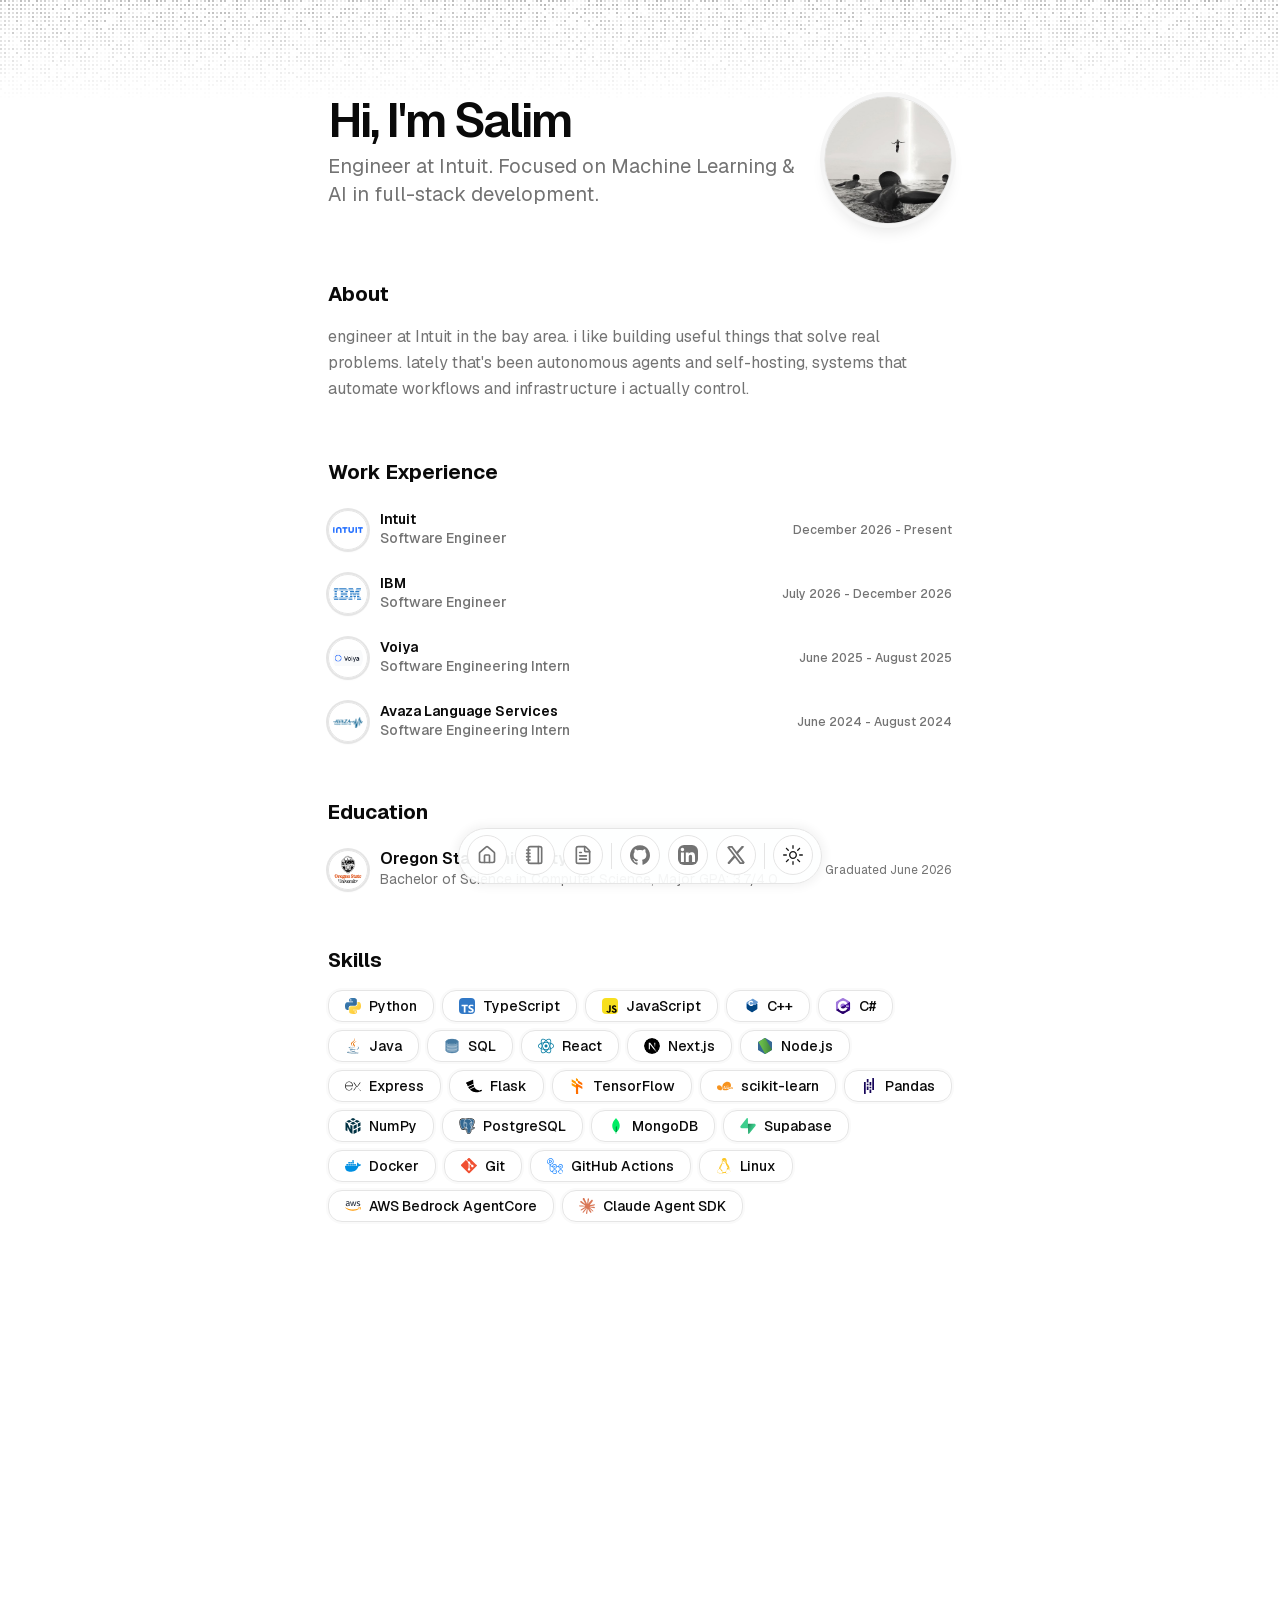
<file: index.html>
<!DOCTYPE html><!--yHGEP0vwJV_RVKZEvCjWE--><html lang="en"><head><meta charSet="utf-8"/><meta name="viewport" content="width=device-width, initial-scale=1"/><link rel="preload" href="/_next/static/media/797e433ab948586e-s.p.29207c2f.woff2" as="font" crossorigin="" type="font/woff2"/><link rel="preload" href="/_next/static/media/caa3a2e1cccd8315-s.p.3b6cae6d.woff2" as="font" crossorigin="" type="font/woff2"/><link rel="preload" as="image" href="/intuit.png"/><link rel="preload" as="image" href="/ibm.png"/><link rel="preload" as="image" href="/voiya.png"/><link rel="preload" as="image" href="/avaza.png"/><link rel="preload" href="/osu.png" as="image"/><link rel="preload" as="image" href="/MemoryAnalysis.png"/><link rel="stylesheet" href="/_next/static/chunks/4c486f12a15ea960.css" data-precedence="next"/><link rel="preload" as="script" fetchPriority="low" href="/_next/static/chunks/5f8fe1779d039fbc.js"/><script src="/_next/static/chunks/8f4176fbfef2be30.js" async=""></script><script src="/_next/static/chunks/daeb0c231b2fce1c.js" async=""></script><script src="/_next/static/chunks/f322d800278ea09f.js" async=""></script><script src="/_next/static/chunks/turbopack-19019f3e06a7b77a.js" async=""></script><script src="/_next/static/chunks/6a21297094e6a497.js" async=""></script><script src="/_next/static/chunks/fc717ff24ae232ab.js" async=""></script><script src="/_next/static/chunks/5c0843859f7a8e01.js" async=""></script><script src="/_next/static/chunks/aa8100d928005d19.js" async=""></script><script src="/_next/static/chunks/80f752f39536e339.js" async=""></script><script src="/_next/static/chunks/029a8f15e1ed0dcb.js" async=""></script><script src="/_next/static/chunks/483a12865e0bba97.js" async=""></script><script src="/_next/static/chunks/1d3be43a6dda29b7.js" async=""></script><meta name="next-size-adjust" content=""/><title>Salim Mohamed</title><meta name="description" content="Engineer at Intuit. Focused on Machine Learning &amp; AI in full-stack development."/><link rel="manifest" href="/site.webmanifest"/><meta name="robots" content="index, follow"/><meta name="googlebot" content="index, follow, max-video-preview:-1, max-image-preview:large, max-snippet:-1"/><meta property="og:title" content="Salim Mohamed"/><meta property="og:description" content="Engineer at Intuit. Focused on Machine Learning &amp; AI in full-stack development."/><meta property="og:url" content="https://salimmohamed.github.io/"/><meta property="og:site_name" content="Salim Mohamed"/><meta property="og:locale" content="en_US"/><meta property="og:image:alt" content="Salim Mohamed"/><meta property="og:image:type" content="image/png"/><meta property="og:image" content="https://salimmohamed.github.io/opengraph-image.png?4ff2cd6089a0b4b8"/><meta property="og:image:width" content="1200"/><meta property="og:image:height" content="630"/><meta property="og:type" content="website"/><meta name="twitter:card" content="summary_large_image"/><meta name="twitter:title" content="Salim Mohamed"/><meta name="twitter:description" content="Engineer at Intuit. Focused on Machine Learning &amp; AI in full-stack development."/><meta name="twitter:image:alt" content="Salim Mohamed"/><meta name="twitter:image:type" content="image/png"/><meta name="twitter:image" content="https://salimmohamed.github.io/opengraph-image.png?4ff2cd6089a0b4b8"/><meta name="twitter:image:width" content="1200"/><meta name="twitter:image:height" content="630"/><link rel="icon" href="/favicon.ico?favicon.bda4d57d.ico" sizes="48x48" type="image/x-icon"/><link rel="icon" href="/icon.png?icon.f6a9f7d6.png" sizes="512x512" type="image/png"/><link rel="apple-touch-icon" href="/apple-icon.png?apple-icon.ce78c426.png" sizes="180x180" type="image/png"/><script src="/_next/static/chunks/a6dad97d9634a72d.js" noModule=""></script></head><body class="min-h-screen bg-background font-sans antialiased relative geist_a4f9adef-module__rTGU2W__variable geist_mono_f41124e8-module__uIW-CG__variable"><div hidden=""><!--$--><!--/$--></div><script>((a,b,c,d,e,f,g,h)=>{let i=document.documentElement,j=["light","dark"];function k(b){var c;(Array.isArray(a)?a:[a]).forEach(a=>{let c="class"===a,d=c&&f?e.map(a=>f[a]||a):e;c?(i.classList.remove(...d),i.classList.add(f&&f[b]?f[b]:b)):i.setAttribute(a,b)}),c=b,h&&j.includes(c)&&(i.style.colorScheme=c)}if(d)k(d);else try{let a=localStorage.getItem(b)||c,d=g&&"system"===a?window.matchMedia("(prefers-color-scheme: dark)").matches?"dark":"light":a;k(d)}catch(a){}})("class","theme","light",null,["light","dark"],null,true,true)</script><div class="absolute inset-0 top-0 left-0 right-0 h-[100px] overflow-hidden z-0"><div class="h-full w-full" style="mask-image:linear-gradient(to bottom, black, transparent);-webkit-mask-image:linear-gradient(to bottom, black, transparent)"><canvas class="pointer-events-none" style="width:0;height:0"></canvas></div></div><div class="relative z-10 max-w-2xl mx-auto py-12 pb-24 sm:py-24 px-6"><main class="min-h-dvh flex flex-col gap-14 relative"><section id="hero"><div class="mx-auto w-full max-w-2xl space-y-8"><div class="gap-2 gap-y-6 flex flex-col md:flex-row justify-between"><div class="gap-2 flex flex-col order-2 md:order-1"><div class="flex"><span class="inline-block text-3xl font-semibold tracking-tighter sm:text-4xl lg:text-5xl" style="opacity:0;filter:blur(8px);transform:translateY(-8px)">Hi, I&#x27;m Salim</span></div><div class="flex"><span class="inline-block text-muted-foreground max-w-[600px] md:text-lg lg:text-xl" style="opacity:0;filter:blur(8px);transform:translateY(-8px)">Engineer at Intuit. Focused on Machine Learning &amp; AI in full-stack development.</span></div></div><div class="order-1 md:order-2" style="opacity:0;filter:blur(6px);transform:translateY(-6px)"><span class="relative flex shrink-0 overflow-hidden size-24 md:size-32 border rounded-full shadow-lg ring-4 ring-muted"><span class="flex h-full w-full items-center justify-center rounded-full bg-muted">SM</span></span></div></div></div></section><section id="about"><div class="flex min-h-0 flex-col gap-y-4"><div style="opacity:0;filter:blur(6px);transform:translateY(-6px)"><h2 class="text-xl font-bold">About</h2></div><div style="opacity:0;filter:blur(6px);transform:translateY(-6px)"><div class="prose max-w-full text-pretty font-sans leading-relaxed text-muted-foreground dark:prose-invert"><p>engineer at Intuit in the bay area. i like building useful things that solve real problems. lately that&#x27;s been autonomous agents and self-hosting, systems that automate workflows and infrastructure i actually control.</p></div></div></div></section><section id="work"><div class="flex min-h-0 flex-col gap-y-6"><div style="opacity:0;filter:blur(6px);transform:translateY(-6px)"><h2 class="text-xl font-bold">Work Experience</h2></div><div style="opacity:0;filter:blur(6px);transform:translateY(-6px)"><div class="w-full grid gap-6" data-orientation="vertical"><div data-state="closed" data-orientation="vertical" class="w-full border-b-0 grid gap-2"><h3 data-orientation="vertical" data-state="closed" class="flex"><button type="button" aria-controls="radix-_R_2dplflb_" aria-expanded="false" data-state="closed" data-orientation="vertical" id="radix-_R_dplflb_" class="flex flex-1 items-center justify-between text-sm font-medium text-left [&amp;[data-state=open]_svg]:rotate-180 hover:no-underline p-0 cursor-pointer transition-colors rounded-none group [&amp;&gt;svg]:hidden" data-radix-collection-item=""><div class="flex items-center gap-x-3 justify-between w-full text-left"><div class="flex items-center gap-x-3 flex-1 min-w-0"><img src="/intuit.png" alt="Intuit" class="size-8 md:size-10 p-1 border rounded-full shadow ring-2 ring-border overflow-hidden object-contain flex-none"/><div class="flex-1 min-w-0 gap-0.5 flex flex-col"><div class="font-semibold leading-none flex items-center gap-2">Intuit<span class="relative inline-flex items-center w-3.5 h-3.5"><svg xmlns="http://www.w3.org/2000/svg" width="24" height="24" viewBox="0 0 24 24" fill="none" stroke="currentColor" stroke-width="2" stroke-linecap="round" stroke-linejoin="round" class="lucide lucide-chevron-right absolute h-3.5 w-3.5 shrink-0 text-muted-foreground stroke-2 transition-all duration-300 ease-out translate-x-0 opacity-0 group-hover:translate-x-1 group-hover:opacity-100 group-data-[state=open]:opacity-0 group-data-[state=open]:translate-x-0" aria-hidden="true"><path d="m9 18 6-6-6-6"></path></svg><svg xmlns="http://www.w3.org/2000/svg" width="24" height="24" viewBox="0 0 24 24" fill="none" stroke="currentColor" stroke-width="2" stroke-linecap="round" stroke-linejoin="round" class="lucide lucide-chevron-down absolute h-3.5 w-3.5 shrink-0 text-muted-foreground stroke-2 transition-all duration-200 opacity-0 rotate-0 group-data-[state=open]:opacity-100 group-data-[state=open]:rotate-180" aria-hidden="true"><path d="m6 9 6 6 6-6"></path></svg></span></div><div class="font-sans text-sm text-muted-foreground">Software Engineer</div></div></div><div class="flex items-center gap-1 text-xs tabular-nums text-muted-foreground text-right flex-none"><span>December 2026<!-- --> - <!-- -->Present</span></div></div></button></h3><div data-state="closed" id="radix-_R_2dplflb_" hidden="" role="region" aria-labelledby="radix-_R_dplflb_" data-orientation="vertical" class="overflow-hidden text-sm data-[state=closed]:animate-accordion-up data-[state=open]:animate-accordion-down" style="--radix-accordion-content-height:var(--radix-collapsible-content-height);--radix-accordion-content-width:var(--radix-collapsible-content-width)"></div></div><div data-state="closed" data-orientation="vertical" class="w-full border-b-0 grid gap-2"><h3 data-orientation="vertical" data-state="closed" class="flex"><button type="button" aria-controls="radix-_R_2lplflb_" aria-expanded="false" data-state="closed" data-orientation="vertical" id="radix-_R_lplflb_" class="flex flex-1 items-center justify-between text-sm font-medium text-left [&amp;[data-state=open]_svg]:rotate-180 hover:no-underline p-0 cursor-pointer transition-colors rounded-none group [&amp;&gt;svg]:hidden" data-radix-collection-item=""><div class="flex items-center gap-x-3 justify-between w-full text-left"><div class="flex items-center gap-x-3 flex-1 min-w-0"><img src="/ibm.png" alt="IBM" class="size-8 md:size-10 p-1 border rounded-full shadow ring-2 ring-border overflow-hidden object-contain flex-none"/><div class="flex-1 min-w-0 gap-0.5 flex flex-col"><div class="font-semibold leading-none flex items-center gap-2">IBM<span class="relative inline-flex items-center w-3.5 h-3.5"><svg xmlns="http://www.w3.org/2000/svg" width="24" height="24" viewBox="0 0 24 24" fill="none" stroke="currentColor" stroke-width="2" stroke-linecap="round" stroke-linejoin="round" class="lucide lucide-chevron-right absolute h-3.5 w-3.5 shrink-0 text-muted-foreground stroke-2 transition-all duration-300 ease-out translate-x-0 opacity-0 group-hover:translate-x-1 group-hover:opacity-100 group-data-[state=open]:opacity-0 group-data-[state=open]:translate-x-0" aria-hidden="true"><path d="m9 18 6-6-6-6"></path></svg><svg xmlns="http://www.w3.org/2000/svg" width="24" height="24" viewBox="0 0 24 24" fill="none" stroke="currentColor" stroke-width="2" stroke-linecap="round" stroke-linejoin="round" class="lucide lucide-chevron-down absolute h-3.5 w-3.5 shrink-0 text-muted-foreground stroke-2 transition-all duration-200 opacity-0 rotate-0 group-data-[state=open]:opacity-100 group-data-[state=open]:rotate-180" aria-hidden="true"><path d="m6 9 6 6 6-6"></path></svg></span></div><div class="font-sans text-sm text-muted-foreground">Software Engineer</div></div></div><div class="flex items-center gap-1 text-xs tabular-nums text-muted-foreground text-right flex-none"><span>July 2026<!-- --> - <!-- -->December 2026</span></div></div></button></h3><div data-state="closed" id="radix-_R_2lplflb_" hidden="" role="region" aria-labelledby="radix-_R_lplflb_" data-orientation="vertical" class="overflow-hidden text-sm data-[state=closed]:animate-accordion-up data-[state=open]:animate-accordion-down" style="--radix-accordion-content-height:var(--radix-collapsible-content-height);--radix-accordion-content-width:var(--radix-collapsible-content-width)"></div></div><div data-state="closed" data-orientation="vertical" class="w-full border-b-0 grid gap-2"><h3 data-orientation="vertical" data-state="closed" class="flex"><button type="button" aria-controls="radix-_R_2tplflb_" aria-expanded="false" data-state="closed" data-orientation="vertical" id="radix-_R_tplflb_" class="flex flex-1 items-center justify-between text-sm font-medium text-left [&amp;[data-state=open]_svg]:rotate-180 hover:no-underline p-0 cursor-pointer transition-colors rounded-none group [&amp;&gt;svg]:hidden" data-radix-collection-item=""><div class="flex items-center gap-x-3 justify-between w-full text-left"><div class="flex items-center gap-x-3 flex-1 min-w-0"><img src="/voiya.png" alt="Voiya" class="size-8 md:size-10 p-1 border rounded-full shadow ring-2 ring-border overflow-hidden object-contain flex-none"/><div class="flex-1 min-w-0 gap-0.5 flex flex-col"><div class="font-semibold leading-none flex items-center gap-2">Voiya<span class="relative inline-flex items-center w-3.5 h-3.5"><svg xmlns="http://www.w3.org/2000/svg" width="24" height="24" viewBox="0 0 24 24" fill="none" stroke="currentColor" stroke-width="2" stroke-linecap="round" stroke-linejoin="round" class="lucide lucide-chevron-right absolute h-3.5 w-3.5 shrink-0 text-muted-foreground stroke-2 transition-all duration-300 ease-out translate-x-0 opacity-0 group-hover:translate-x-1 group-hover:opacity-100 group-data-[state=open]:opacity-0 group-data-[state=open]:translate-x-0" aria-hidden="true"><path d="m9 18 6-6-6-6"></path></svg><svg xmlns="http://www.w3.org/2000/svg" width="24" height="24" viewBox="0 0 24 24" fill="none" stroke="currentColor" stroke-width="2" stroke-linecap="round" stroke-linejoin="round" class="lucide lucide-chevron-down absolute h-3.5 w-3.5 shrink-0 text-muted-foreground stroke-2 transition-all duration-200 opacity-0 rotate-0 group-data-[state=open]:opacity-100 group-data-[state=open]:rotate-180" aria-hidden="true"><path d="m6 9 6 6 6-6"></path></svg></span></div><div class="font-sans text-sm text-muted-foreground">Software Engineering Intern</div></div></div><div class="flex items-center gap-1 text-xs tabular-nums text-muted-foreground text-right flex-none"><span>June 2025<!-- --> - <!-- -->August 2025</span></div></div></button></h3><div data-state="closed" id="radix-_R_2tplflb_" hidden="" role="region" aria-labelledby="radix-_R_tplflb_" data-orientation="vertical" class="overflow-hidden text-sm data-[state=closed]:animate-accordion-up data-[state=open]:animate-accordion-down" style="--radix-accordion-content-height:var(--radix-collapsible-content-height);--radix-accordion-content-width:var(--radix-collapsible-content-width)"></div></div><div data-state="closed" data-orientation="vertical" class="w-full border-b-0 grid gap-2"><h3 data-orientation="vertical" data-state="closed" class="flex"><button type="button" aria-controls="radix-_R_35plflb_" aria-expanded="false" data-state="closed" data-orientation="vertical" id="radix-_R_15plflb_" class="flex flex-1 items-center justify-between text-sm font-medium text-left [&amp;[data-state=open]_svg]:rotate-180 hover:no-underline p-0 cursor-pointer transition-colors rounded-none group [&amp;&gt;svg]:hidden" data-radix-collection-item=""><div class="flex items-center gap-x-3 justify-between w-full text-left"><div class="flex items-center gap-x-3 flex-1 min-w-0"><img src="/avaza.png" alt="Avaza Language Services" class="size-8 md:size-10 p-1 border rounded-full shadow ring-2 ring-border overflow-hidden object-contain flex-none"/><div class="flex-1 min-w-0 gap-0.5 flex flex-col"><div class="font-semibold leading-none flex items-center gap-2">Avaza Language Services<span class="relative inline-flex items-center w-3.5 h-3.5"><svg xmlns="http://www.w3.org/2000/svg" width="24" height="24" viewBox="0 0 24 24" fill="none" stroke="currentColor" stroke-width="2" stroke-linecap="round" stroke-linejoin="round" class="lucide lucide-chevron-right absolute h-3.5 w-3.5 shrink-0 text-muted-foreground stroke-2 transition-all duration-300 ease-out translate-x-0 opacity-0 group-hover:translate-x-1 group-hover:opacity-100 group-data-[state=open]:opacity-0 group-data-[state=open]:translate-x-0" aria-hidden="true"><path d="m9 18 6-6-6-6"></path></svg><svg xmlns="http://www.w3.org/2000/svg" width="24" height="24" viewBox="0 0 24 24" fill="none" stroke="currentColor" stroke-width="2" stroke-linecap="round" stroke-linejoin="round" class="lucide lucide-chevron-down absolute h-3.5 w-3.5 shrink-0 text-muted-foreground stroke-2 transition-all duration-200 opacity-0 rotate-0 group-data-[state=open]:opacity-100 group-data-[state=open]:rotate-180" aria-hidden="true"><path d="m6 9 6 6 6-6"></path></svg></span></div><div class="font-sans text-sm text-muted-foreground">Software Engineering Intern</div></div></div><div class="flex items-center gap-1 text-xs tabular-nums text-muted-foreground text-right flex-none"><span>June 2024<!-- --> - <!-- -->August 2024</span></div></div></button></h3><div data-state="closed" id="radix-_R_35plflb_" hidden="" role="region" aria-labelledby="radix-_R_15plflb_" data-orientation="vertical" class="overflow-hidden text-sm data-[state=closed]:animate-accordion-up data-[state=open]:animate-accordion-down" style="--radix-accordion-content-height:var(--radix-collapsible-content-height);--radix-accordion-content-width:var(--radix-collapsible-content-width)"></div></div></div></div></div></section><section id="education"><div class="flex min-h-0 flex-col gap-y-6"><div style="opacity:0;filter:blur(6px);transform:translateY(-6px)"><h2 class="text-xl font-bold">Education</h2></div><div class="flex flex-col gap-8"><div style="opacity:0;filter:blur(6px);transform:translateY(-6px)"><a target="_blank" rel="noopener noreferrer" class="flex items-center gap-x-3 justify-between group" href="https://oregonstate.edu/"><div class="flex items-center gap-x-3 flex-1 min-w-0"><img src="/osu.png" alt="Oregon State University" class="size-8 md:size-10 p-1 border rounded-full shadow ring-2 ring-border overflow-hidden object-contain flex-none"/><div class="flex-1 min-w-0 flex flex-col gap-0.5"><div class="font-semibold leading-none flex items-center gap-2">Oregon State University<svg xmlns="http://www.w3.org/2000/svg" width="24" height="24" viewBox="0 0 24 24" fill="none" stroke="currentColor" stroke-width="2" stroke-linecap="round" stroke-linejoin="round" class="lucide lucide-arrow-up-right h-3.5 w-3.5 text-muted-foreground opacity-0 -translate-x-2 group-hover:opacity-100 group-hover:translate-x-0 transition-all duration-200" aria-hidden="true"><path d="M7 7h10v10"></path><path d="M7 17 17 7"></path></svg></div><div class="font-sans text-sm text-muted-foreground">Bachelor of Science in Computer Science, Major GPA: 3.7/4.0</div></div></div><div class="flex items-center gap-1 text-xs tabular-nums text-muted-foreground text-right flex-none"><span>Graduated June 2026</span></div></a></div></div></div></section><section id="skills"><div class="flex min-h-0 flex-col gap-y-4"><div style="opacity:0;filter:blur(6px);transform:translateY(-6px)"><h2 class="text-xl font-bold">Skills</h2></div><div class="flex flex-wrap gap-2"><div style="opacity:0;filter:blur(6px);transform:translateY(-6px)"><div class="border bg-background border-border ring-2 ring-border/20 rounded-xl h-8 w-fit px-4 flex items-center gap-2"><svg class="size-4 rounded overflow-hidden object-contain" fill="none" viewBox="16 16 32 32"><path fill="url(#a)" d="M31.885 16c-8.124 0-7.617 3.523-7.617 3.523l.01 3.65h7.752v1.095H21.197S16 23.678 16 31.876c0 8.196 4.537 7.906 4.537 7.906h2.708v-3.804s-.146-4.537 4.465-4.537h7.688s4.32.07 4.32-4.175v-7.019S40.374 16 31.885 16zm-4.275 2.454a1.394 1.394 0 1 1 0 2.79 1.393 1.393 0 0 1-1.395-1.395c0-.771.624-1.395 1.395-1.395z"></path><path fill="url(#b)" d="M32.115 47.833c8.124 0 7.617-3.523 7.617-3.523l-.01-3.65H31.97v-1.095h10.832S48 40.155 48 31.958c0-8.197-4.537-7.906-4.537-7.906h-2.708v3.803s.146 4.537-4.465 4.537h-7.688s-4.32-.07-4.32 4.175v7.019s-.656 4.247 7.833 4.247zm4.275-2.454a1.393 1.393 0 0 1-1.395-1.395 1.394 1.394 0 1 1 1.395 1.395z"></path><defs><linearGradient id="a" x1="19.075" x2="34.898" y1="18.782" y2="34.658" gradientUnits="userSpaceOnUse"><stop stop-color="#387EB8"></stop><stop offset="1" stop-color="#366994"></stop></linearGradient><linearGradient id="b" x1="28.809" x2="45.803" y1="28.882" y2="45.163" gradientUnits="userSpaceOnUse"><stop stop-color="#FFE052"></stop><stop offset="1" stop-color="#FFC331"></stop></linearGradient></defs></svg><span class="text-foreground text-sm font-medium">Python</span></div></div><div style="opacity:0;filter:blur(6px);transform:translateY(-6px)"><div class="border bg-background border-border ring-2 ring-border/20 rounded-xl h-8 w-fit px-4 flex items-center gap-2"><svg class="size-4 rounded overflow-hidden object-contain" viewBox="0 0 256 256" preserveAspectRatio="xMidYMid"><path d="M20 0h216c11.046 0 20 8.954 20 20v216c0 11.046-8.954 20-20 20H20c-11.046 0-20-8.954-20-20V20C0 8.954 8.954 0 20 0Z" fill="#3178C6"></path><path d="M150.518 200.475v27.62c4.492 2.302 9.805 4.028 15.938 5.179 6.133 1.151 12.597 1.726 19.393 1.726 6.622 0 12.914-.633 18.874-1.899 5.96-1.266 11.187-3.352 15.678-6.257 4.492-2.906 8.048-6.704 10.669-11.394 2.62-4.689 3.93-10.486 3.93-17.391 0-5.006-.749-9.394-2.246-13.163a30.748 30.748 0 0 0-6.479-10.055c-2.821-2.935-6.205-5.567-10.149-7.898-3.945-2.33-8.394-4.531-13.347-6.602-3.628-1.497-6.881-2.949-9.761-4.359-2.879-1.41-5.327-2.848-7.342-4.316-2.016-1.467-3.571-3.021-4.665-4.661-1.094-1.64-1.641-3.495-1.641-5.567 0-1.899.489-3.61 1.468-5.135s2.362-2.834 4.147-3.927c1.785-1.094 3.973-1.942 6.565-2.547 2.591-.604 5.471-.906 8.638-.906 2.304 0 4.737.173 7.299.518 2.563.345 5.14.877 7.732 1.597a53.669 53.669 0 0 1 7.558 2.719 41.7 41.7 0 0 1 6.781 3.797v-25.807c-4.204-1.611-8.797-2.805-13.778-3.582-4.981-.777-10.697-1.165-17.147-1.165-6.565 0-12.784.705-18.658 2.115-5.874 1.409-11.043 3.61-15.506 6.602-4.463 2.993-7.99 6.805-10.582 11.437-2.591 4.632-3.887 10.17-3.887 16.615 0 8.228 2.375 15.248 7.127 21.06 4.751 5.811 11.963 10.731 21.638 14.759a291.458 291.458 0 0 1 10.625 4.575c3.283 1.496 6.119 3.049 8.509 4.66 2.39 1.611 4.276 3.366 5.658 5.265 1.382 1.899 2.073 4.057 2.073 6.474a9.901 9.901 0 0 1-1.296 4.963c-.863 1.524-2.174 2.848-3.93 3.97-1.756 1.122-3.945 1.999-6.565 2.632-2.62.633-5.687.95-9.2.95-5.989 0-11.92-1.05-17.794-3.151-5.875-2.1-11.317-5.25-16.327-9.451Zm-46.036-68.733H140V109H41v22.742h35.345V233h28.137V131.742Z" fill="#FFF"></path></svg><span class="text-foreground text-sm font-medium">TypeScript</span></div></div><div style="opacity:0;filter:blur(6px);transform:translateY(-6px)"><div class="border bg-background border-border ring-2 ring-border/20 rounded-xl h-8 w-fit px-4 flex items-center gap-2"><svg class="size-4 rounded overflow-hidden object-contain" viewBox="0 0 256 256"><path fill="#F7DF1E" d="M0 0h256v256H0V0Z"></path><path d="M67.312 213.932l19.59-11.856c3.78 6.701 7.218 12.371 15.465 12.371 7.905 0 12.89-3.092 12.89-15.12v-81.798h24.057v82.138c0 24.917-14.606 36.259-35.916 36.259-19.245 0-30.416-9.967-36.087-21.996M152.381 211.354l19.588-11.341c5.157 8.421 11.859 14.607 23.715 14.607 9.969 0 16.325-4.984 16.325-11.858 0-8.248-6.53-11.17-17.528-15.98l-6.013-2.58c-17.357-7.387-28.87-16.667-28.87-36.257 0-18.044 13.747-31.792 35.228-31.792 15.294 0 26.292 5.328 34.196 19.247l-18.732 12.03c-4.125-7.389-8.591-10.31-15.465-10.31-7.046 0-11.514 4.468-11.514 10.31 0 7.217 4.468 10.14 14.778 14.608l6.014 2.577c20.45 8.765 31.963 17.7 31.963 37.804 0 21.654-17.012 33.51-39.867 33.51-22.339 0-36.774-10.654-43.819-24.574" fill="#000"></path></svg><span class="text-foreground text-sm font-medium">JavaScript</span></div></div><div style="opacity:0;filter:blur(6px);transform:translateY(-6px)"><div class="border bg-background border-border ring-2 ring-border/20 rounded-xl h-8 w-fit px-4 flex items-center gap-2"><svg class="size-4 rounded overflow-hidden object-contain" viewBox="0 0 256 288" fill="none"><path d="M255.569 84.452c-.002-4.83-1.035-9.098-3.124-12.761-2.052-3.602-5.058-6.627-9.032-9.066C219.547 47.308 195.68 31.988 171.81 16.677c-7.927-5.094-16.052-5.106-23.984-.022C125.383 30.592 80.236 57.46 57.757 71.665c-8.207 5.186-12.268 12.667-12.268 22.79v73.242c0 4.823 1.028 9.085 3.112 12.742 2.09 3.668 5.103 6.7 9.085 9.139 22.443 15.321 46.31 30.641 70.174 45.956 7.945 5.102 16.079 5.103 24.023.015 23.868-15.312 47.736-30.632 71.609-45.943 3.982-2.44 6.995-5.472 9.085-9.139 2.083-3.656 3.111-7.919 3.112-12.742l-.12-83.273Z" fill="#659AD2"></path><path d="M128.182 143.241 57.758 102.07c-1.92-1.123-3.607-2.507-5.065-4.152v88.238c0 4.823 1.028 9.085 3.112 12.742 2.09 3.668 5.103 6.7 9.085 9.139 22.443 15.321 46.31 30.641 70.174 45.956 7.945 5.102 16.079 5.103 24.023.015 23.868-15.312 47.736-30.632 71.609-45.943 3.982-2.44 6.995-5.472 9.085-9.139 2.083-3.656 3.111-7.919 3.112-12.742V97.918c-1.458 1.645-3.145 3.029-5.065 4.152l-109.646 41.171Z" fill="#004482"></path><path d="M128.182 143.241c-26.065 0-47.188-21.123-47.188-47.187 0-26.066 21.123-47.19 47.188-47.19 18.216 0 34.05 10.333 41.945 25.46l-20.97 12.138c-3.96-7.567-11.865-12.739-20.975-12.739-13.027 0-23.59 10.563-23.59 23.59 0 13.027 10.563 23.59 23.59 23.59 9.11 0 17.016-5.172 20.975-12.74l20.97 12.14c-7.895 15.126-23.729 22.938-41.945 22.938Z" fill="#FFF"></path><path d="M191.463 107.854h-6v-6h-6v6h-6v6h6v6h6v-6h6v-6ZM215.463 107.854h-6v-6h-6v6h-6v6h6v6h6v-6h6v-6Z" fill="#FFF"></path></svg><span class="text-foreground text-sm font-medium">C++</span></div></div><div style="opacity:0;filter:blur(6px);transform:translateY(-6px)"><div class="border bg-background border-border ring-2 ring-border/20 rounded-xl h-8 w-fit px-4 flex items-center gap-2"><svg class="size-4 rounded overflow-hidden object-contain" preserveAspectRatio="xMidYMid" viewBox="0 -1.43 255.58 290.11"><path fill="#a179dc" d="M255.57 84.45c0-4.83-1.04-9.1-3.13-12.76a24.4 24.4 0 0 0-9.24-9C209.17 43.05 175.1 23.5 141.1 3.86c-9.17-5.3-18.06-5.1-27.16.27-13.54 7.98-81.35 46.83-101.55 58.53C4.06 67.5.02 74.87 0 84.44v118.37c0 4.72 1 8.9 2.99 12.51 2.05 3.72 5.17 6.82 9.38 9.26 20.21 11.7 88.02 50.55 101.56 58.53 9.11 5.38 18 5.57 27.17.27 34.02-19.64 68.08-39.2 102.1-58.81a24.33 24.33 0 0 0 9.4-9.25c1.99-3.61 2.98-7.8 2.98-12.52l-.01-118.35"></path><path fill="#280068" d="M128.18 143.24 2.98 215.33c2.06 3.7 5.18 6.8 9.4 9.25 20.2 11.7 88.01 50.55 101.55 58.53 9.11 5.38 18 5.57 27.17.27 34.02-19.64 68.08-39.2 102.1-58.81a24.33 24.33 0 0 0 9.4-9.25z"></path><path fill="#390091" d="M255.57 84.45c0-4.83-1.04-9.1-3.13-12.76l-124.26 71.55 124.41 72.07c2-3.6 2.99-7.79 3-12.51 0 0 0-78.9-.02-118.35"></path><g fill="#fff"><path d="M201.9 116.3v13.47h13.47v-13.48h6.73v13.48h13.48v6.73H222.1v13.48h13.48v6.74H222.1v13.47h-6.73V156.7h-13.48v13.48h-6.73V156.7h-13.48v-6.73h13.47V136.5h-13.47v-6.74h13.47v-13.48zm13.47 20.2h-13.48v13.48h13.48z"></path><path d="M128.46 48.63a94.96 94.96 0 0 1 82.26 47.45l-.16-.27-41.35 23.8A47.28 47.28 0 0 0 129 96.33h-.54a47.3 47.3 0 0 0-47.3 47.3 47.08 47.08 0 0 0 6.23 23.47 47.28 47.28 0 0 0 82.29-.27l-.2.35 41.29 23.91a94.97 94.97 0 0 1-81.25 47.54h-1.06a94.96 94.96 0 0 1-95-95 95 95 0 0 1 95-95z"></path></g></svg><span class="text-foreground text-sm font-medium">C#</span></div></div><div style="opacity:0;filter:blur(6px);transform:translateY(-6px)"><div class="border bg-background border-border ring-2 ring-border/20 rounded-xl h-8 w-fit px-4 flex items-center gap-2"><svg class="size-4 rounded overflow-hidden object-contain" preserveAspectRatio="xMidYMid" viewBox="0 0 256 346"><path d="M83 267s-14 8 9 11c27 3 41 2 71-3 0 0 8 5 19 9-67 29-153-2-99-17M74 230s-15 11 8 13c29 3 52 3 92-4 0 0 6 5 15 8-82 24-173 2-115-17" fill="#5382A1"></path><path d="M144 166c17 19-4 36-4 36s42-22 22-49c-18-26-32-38 44-82 0 0-119 29-62 95" fill="#E76F00"></path><path d="M233 295s10 8-10 15c-39 12-163 15-197 0-12-5 11-13 18-14l12-2c-14-9-89 19-38 28 138 22 251-10 215-27M89 190s-63 15-22 21c17 2 51 2 83-1 26-2 52-7 52-7l-16 9c-64 16-187 8-151-9 30-14 54-13 54-13M202 253c64-33 34-66 13-61l-7 2s2-3 6-5c41-14 73 43-14 66l2-2" fill="#5382A1"></path><path d="M162 0s36 36-34 91c-56 45-12 70 0 99-32-30-56-56-40-80 23-35 89-53 74-110" fill="#E76F00"></path><path d="M95 345c62 4 158-3 160-32 0 0-4 11-51 20-53 10-119 9-158 2 0 0 8 7 49 10" fill="#5382A1"></path></svg><span class="text-foreground text-sm font-medium">Java</span></div></div><div style="opacity:0;filter:blur(6px);transform:translateY(-6px)"><div class="border bg-background border-border ring-2 ring-border/20 rounded-xl h-8 w-fit px-4 flex items-center gap-2"><svg class="size-4 rounded overflow-hidden object-contain" viewBox="0 0 24 24" fill="none"><ellipse cx="12" cy="5.5" rx="9" ry="3.5" fill="#4479A1"></ellipse><path d="M3 5.5v13c0 1.933 4.03 3.5 9 3.5s9-1.567 9-3.5v-13" stroke="#4479A1" stroke-width="0" fill="#4479A1" opacity="0.7"></path><path d="M21 5.5c0 1.933-4.03 3.5-9 3.5S3 7.433 3 5.5" stroke="#FFF" stroke-width="0.5" fill="none"></path><path d="M21 10c0 1.933-4.03 3.5-9 3.5S3 11.933 3 10" stroke="#FFF" stroke-width="0.5" fill="none"></path><path d="M21 14.5c0 1.933-4.03 3.5-9 3.5S3 16.433 3 14.5" stroke="#FFF" stroke-width="0.5" fill="none"></path><path d="M3 5.5v13c0 1.933 4.03 3.5 9 3.5s9-1.567 9-3.5v-13" stroke="#4479A1" stroke-width="1.5" fill="none"></path><ellipse cx="12" cy="5.5" rx="9" ry="3.5" fill="none" stroke="#4479A1" stroke-width="1.5"></ellipse></svg><span class="text-foreground text-sm font-medium">SQL</span></div></div><div style="opacity:0;filter:blur(6px);transform:translateY(-6px)"><div class="border bg-background border-border ring-2 ring-border/20 rounded-xl h-8 w-fit px-4 flex items-center gap-2"><svg class="size-4 rounded overflow-hidden object-contain" viewBox="0 0 569 512" xmlns:xlink="http://www.w3.org/1999/xlink"><g fill="none" fill-rule="evenodd"><g fill="#087EA4" fill-rule="nonzero"><path d="M285.5,201 C255.400481,201 231,225.400481 231,255.5 C231,285.599519 255.400481,310 285.5,310 C315.599519,310 340,285.599519 340,255.5 C340,225.400481 315.599519,201 285.5,201" id="Path"></path><path d="M568.959856,255.99437 C568.959856,213.207656 529.337802,175.68144 466.251623,150.985214 C467.094645,145.423543 467.85738,139.922107 468.399323,134.521063 C474.621631,73.0415145 459.808523,28.6686204 426.709856,9.5541429 C389.677085,-11.8291748 337.36955,3.69129898 284.479928,46.0162134 C231.590306,3.69129898 179.282771,-11.8291748 142.25,9.5541429 C109.151333,28.6686204 94.3382249,73.0415145 100.560533,134.521063 C101.102476,139.922107 101.845139,145.443621 102.708233,151.02537 C97.4493791,153.033193 92.2908847,155.161486 87.3331099,157.39017 C31.0111824,182.708821 0,217.765415 0,255.99437 C0,298.781084 39.6220545,336.307301 102.708233,361.003527 C101.845139,366.565197 101.102476,372.066633 100.560533,377.467678 C94.3382249,438.947226 109.151333,483.32012 142.25,502.434597 C153.629683,508.887578 166.52439,512.186771 179.603923,511.991836 C210.956328,511.991836 247.567589,495.487529 284.479928,465.972527 C321.372196,495.487529 358.003528,511.991836 389.396077,511.991836 C402.475265,512.183856 415.36922,508.884856 426.75,502.434597 C459.848667,483.32012 474.661775,438.947226 468.439467,377.467678 C467.897524,372.066633 467.134789,366.565197 466.291767,361.003527 C529.377946,336.347457 569,298.761006 569,255.99437 M389.155214,27.1025182 C397.565154,26.899606 405.877839,28.9368502 413.241569,33.0055186 C436.223966,46.2772304 446.540955,82.2775015 441.522965,131.770345 C441.181741,135.143488 440.780302,138.556788 440.298575,141.990165 C414.066922,134.08804 387.205771,128.452154 360.010724,125.144528 C343.525021,103.224055 325.192524,82.7564475 305.214266,63.9661533 C336.586743,39.7116483 366.032313,27.1025182 389.135142,27.1025182 M378.356498,310.205598 C368.204912,327.830733 357.150626,344.919965 345.237759,361.405091 C325.045049,363.479997 304.758818,364.51205 284.459856,364.497299 C264.167589,364.51136 243.888075,363.479308 223.702025,361.405091 C211.820914,344.919381 200.80007,327.83006 190.683646,310.205598 C180.532593,292.629285 171.306974,274.534187 163.044553,255.99437 C171.306974,237.454554 180.532593,219.359455 190.683646,201.783142 C200.784121,184.229367 211.770999,167.201087 223.601665,150.764353 C243.824636,148.63809 264.145559,147.579168 284.479928,147.591877 C304.772146,147.579725 325.051559,148.611772 345.237759,150.68404 C357.109048,167.14607 368.136094,184.201112 378.27621,201.783142 C388.419418,219.363718 397.644825,237.458403 405.915303,255.99437 C397.644825,274.530337 388.419418,292.625022 378.27621,310.205598 M419.724813,290.127366 C426.09516,307.503536 431.324985,325.277083 435.380944,343.334682 C417.779633,348.823635 399.836793,353.149774 381.668372,356.285142 C388.573127,345.871232 395.263781,335.035679 401.740334,323.778483 C408.143291,312.655143 414.144807,301.431411 419.805101,290.207679 M246.363271,390.377981 C258.848032,391.140954 271.593728,391.582675 284.5,391.582675 C297.406272,391.582675 310.232256,391.140954 322.737089,390.377981 C310.880643,404.583418 298.10766,417.997563 284.5,430.534446 C270.921643,417.999548 258.18192,404.585125 246.363271,390.377981 Z M187.311556,356.244986 C169.137286,353.123646 151.187726,348.810918 133.578912,343.334682 C137.618549,325.305649 142.828222,307.559058 149.174827,290.207679 C154.754833,301.431411 160.736278,312.655143 167.239594,323.778483 C173.74291,334.901824 180.467017,345.864539 187.311556,356.285142 M149.174827,221.760984 C142.850954,204.473938 137.654787,186.794745 133.619056,168.834762 C151.18418,163.352378 169.085653,159.013101 187.211197,155.844146 C180.346585,166.224592 173.622478,176.986525 167.139234,188.210257 C160.65599,199.433989 154.734761,210.517173 149.074467,221.760984 M322.616657,121.590681 C310.131896,120.827708 297.3862,120.385987 284.379568,120.385987 C271.479987,120.385987 258.767744,120.787552 246.242839,121.590681 C258.061488,107.383537 270.801211,93.9691137 284.379568,81.4342157 C297.99241,93.9658277 310.765727,107.380324 322.616657,121.590681 Z M401.70019,188.210257 C395.196875,176.939676 388.472767,166.09743 381.527868,155.68352 C399.744224,158.819049 417.734224,163.151949 435.380944,168.654058 C431.331963,186.680673 426.122466,204.426664 419.785029,221.781062 C414.205023,210.55733 408.203506,199.333598 401.720262,188.230335 M127.517179,131.790423 C122.438973,82.3176579 132.816178,46.2973086 155.778503,33.0255968 C163.144699,28.9632474 171.455651,26.9264282 179.864858,27.1225964 C202.967687,27.1225964 232.413257,39.7317265 263.785734,63.9862316 C243.794133,82.7898734 225.448298,103.270812 208.949132,125.204763 C181.761691,128.528025 154.90355,134.14313 128.661281,141.990165 C128.199626,138.556788 127.778115,135.163566 127.456963,131.790423 M98.4529773,182.106474 C101.54406,180.767925 104.695358,179.429376 107.906872,178.090828 C114.220532,204.735668 122.781793,230.7969 133.498624,255.99437 C122.761529,281.241316 114.193296,307.357063 107.8868,334.058539 C56.7434387,313.076786 27.0971497,284.003505 27.0971497,255.99437 C27.0971497,229.450947 53.1907013,202.526037 98.4529773,182.106474 Z M155.778503,478.963143 C132.816178,465.691432 122.438973,429.671082 127.517179,380.198317 C127.838331,376.825174 128.259842,373.431953 128.721497,369.978497 C154.953686,377.878517 181.814655,383.514365 209.009348,386.824134 C225.500295,408.752719 243.832321,429.233234 263.805806,448.042665 C220.069,481.834331 180.105722,492.97775 155.838719,478.963143 M441.502893,380.198317 C446.520883,429.691161 436.203894,465.691432 413.221497,478.963143 C388.974566,493.017906 348.991216,481.834331 305.274481,448.042665 C325.241364,429.232737 343.566681,408.752215 360.050868,386.824134 C387.245915,383.516508 414.107066,377.880622 440.338719,369.978497 C440.820446,373.431953 441.221885,376.825174 441.563109,380.198317 M461.193488,334.018382 C454.869166,307.332523 446.294494,281.231049 435.561592,255.99437 C446.289797,230.744081 454.857778,204.629101 461.173416,177.930202 C512.216417,198.911955 541.942994,227.985236 541.942994,255.99437 C541.942994,284.003505 512.296705,313.076786 461.153344,334.058539" id="Shape"></path></g></g></svg><span class="text-foreground text-sm font-medium">React</span></div></div><div style="opacity:0;filter:blur(6px);transform:translateY(-6px)"><div class="border bg-background border-border ring-2 ring-border/20 rounded-xl h-8 w-fit px-4 flex items-center gap-2"><svg class="size-4 rounded overflow-hidden object-contain" viewBox="0 0 180 180"><mask height="180" id=":r8:mask0_408_134" maskUnits="userSpaceOnUse" width="180" x="0" y="0" style="mask-type:alpha"><circle cx="90" cy="90" fill="black" r="90"></circle></mask><g mask="url(#:r8:mask0_408_134)"><circle cx="90" cy="90" data-circle="true" fill="black" r="90"></circle><path d="M149.508 157.52L69.142 54H54V125.97H66.1136V69.3836L139.999 164.845C143.333 162.614 146.509 160.165 149.508 157.52Z" fill="url(#:r8:paint0_linear_408_134)"></path><rect fill="url(#:r8:paint1_linear_408_134)" height="72" width="12" x="115" y="54"></rect></g><defs><linearGradient gradientUnits="userSpaceOnUse" id=":r8:paint0_linear_408_134" x1="109" x2="144.5" y1="116.5" y2="160.5"><stop stop-color="white"></stop><stop offset="1" stop-color="white" stop-opacity="0"></stop></linearGradient><linearGradient gradientUnits="userSpaceOnUse" id=":r8:paint1_linear_408_134" x1="121" x2="120.799" y1="54" y2="106.875"><stop stop-color="white"></stop><stop offset="1" stop-color="white" stop-opacity="0"></stop></linearGradient></defs></svg><span class="text-foreground text-sm font-medium">Next.js</span></div></div><div style="opacity:0;filter:blur(6px);transform:translateY(-6px)"><div class="border bg-background border-border ring-2 ring-border/20 rounded-xl h-8 w-fit px-4 flex items-center gap-2"><svg class="size-4 rounded overflow-hidden object-contain" viewBox="0 0 256 292" xmlns:xlink="http://www.w3.org/1999/xlink"><defs><linearGradient id="a" x1="68.188%" x2="27.823%" y1="17.487%" y2="89.755%"><stop offset="0%" stop-color="#41873F"></stop><stop offset="32.88%" stop-color="#418B3D"></stop><stop offset="63.52%" stop-color="#419637"></stop><stop offset="93.19%" stop-color="#3FA92D"></stop><stop offset="100%" stop-color="#3FAE2A"></stop></linearGradient><linearGradient id="c" x1="43.277%" x2="159.245%" y1="55.169%" y2="-18.306%"><stop offset="13.76%" stop-color="#41873F"></stop><stop offset="40.32%" stop-color="#54A044"></stop><stop offset="71.36%" stop-color="#66B848"></stop><stop offset="90.81%" stop-color="#6CC04A"></stop></linearGradient><linearGradient id="f" x1="-4.389%" x2="101.499%" y1="49.997%" y2="49.997%"><stop offset="9.192%" stop-color="#6CC04A"></stop><stop offset="28.64%" stop-color="#66B848"></stop><stop offset="59.68%" stop-color="#54A044"></stop><stop offset="86.24%" stop-color="#41873F"></stop></linearGradient><path id="b" d="M134.923 1.832c-4.344-2.443-9.502-2.443-13.846 0L6.787 67.801C2.443 70.244 0 74.859 0 79.745v132.208c0 4.887 2.715 9.502 6.787 11.945l114.29 65.968c4.344 2.444 9.502 2.444 13.846 0l114.29-65.968c4.344-2.443 6.787-7.058 6.787-11.945V79.745c0-4.886-2.715-9.501-6.787-11.944L134.923 1.832Z"></path><path id="e" d="M134.923 1.832c-4.344-2.443-9.502-2.443-13.846 0L6.787 67.801C2.443 70.244 0 74.859 0 79.745v132.208c0 4.887 2.715 9.502 6.787 11.945l114.29 65.968c4.344 2.444 9.502 2.444 13.846 0l114.29-65.968c4.344-2.443 6.787-7.058 6.787-11.945V79.745c0-4.886-2.715-9.501-6.787-11.944L134.923 1.832Z"></path></defs><path fill="url(#a)" d="M134.923 1.832c-4.344-2.443-9.502-2.443-13.846 0L6.787 67.801C2.443 70.244 0 74.859 0 79.745v132.208c0 4.887 2.715 9.502 6.787 11.945l114.29 65.968c4.344 2.444 9.502 2.444 13.846 0l114.29-65.968c4.344-2.443 6.787-7.058 6.787-11.945V79.745c0-4.886-2.715-9.501-6.787-11.944L134.923 1.832Z"></path><mask id="d" fill="#fff"><use xlink:href="#b"></use></mask><path fill="url(#c)" d="M249.485 67.8 134.65 1.833c-1.086-.542-2.443-1.085-3.529-1.357L2.443 220.912c1.086 1.357 2.444 2.443 3.8 3.258l114.834 65.968c3.258 1.9 7.059 2.443 10.588 1.357L252.47 70.515c-.815-1.086-1.9-1.9-2.986-2.714Z" mask="url(#d)"></path><mask id="g" fill="#fff"><use xlink:href="#e"></use></mask><path fill="url(#f)" d="M249.756 223.898c3.258-1.9 5.701-5.158 6.787-8.687L130.579.204c-3.258-.543-6.787-.272-9.773 1.628L6.786 67.53l122.979 224.238c1.628-.272 3.529-.815 5.158-1.63l114.833-66.239Z" mask="url(#g)"></path></svg><span class="text-foreground text-sm font-medium">Node.js</span></div></div><div style="opacity:0;filter:blur(6px);transform:translateY(-6px)"><div class="border bg-background border-border ring-2 ring-border/20 rounded-xl h-8 w-fit px-4 flex items-center gap-2"><svg class="size-4 rounded overflow-hidden object-contain" viewBox="0 0 128 128" fill="none"><path d="M126.67 98.44c-4.56 1.16-7.38.05-9.91-3.75-5.68-8.51-11.95-16.63-18-24.9-.78-1.07-1.59-2.12-2.6-3.45C89.17 76.32 82.3 86.21 75.14 96.1c-2.34 3.24-4.87 4.83-9.09 3.6l23.37-32.46-22.1-30.65c4.24-.77 7.12-.2 9.41 3.43 6.07 9.64 12.66 18.94 19.58 29.15 6.97-10.15 13.62-19.46 19.7-29.12 2.26-3.6 5.08-4.33 9.22-3.37l-8.39 11.44c-5.19 7.09-10.45 14.13-15.5 21.3a4.08 4.08 0 0 0 .06 5.01c7.26 10.15 14.42 20.37 22.27 31.21zM1.33 61.74c.72-3.61 1.2-7.29 2.2-10.83 6-21.43 30.6-30.34 47.5-17.06C60.93 41.64 63.39 52.62 62.9 65H7.1c-.84 22.68 15.15 35.24 34.91 28.09 5.55-2.01 9.09-6.17 11.2-11.62 1.14-2.94 2.81-3.53 5.67-2.46-1.77 5.63-4.35 10.73-9.03 14.54-8.92 7.27-22.76 8.07-33.14 2.28-9.81-5.47-14.51-14.23-15.03-25.2-.04-.83-.21-1.65-.34-2.63l-.01-6.26zm5.87-1.49h50.43c-.33-16.06-10.91-27.47-25.15-27.56-15.66-.1-25.6 11.27-25.28 27.56z" fill="currentColor"></path></svg><span class="text-foreground text-sm font-medium">Express</span></div></div><div style="opacity:0;filter:blur(6px);transform:translateY(-6px)"><div class="border bg-background border-border ring-2 ring-border/20 rounded-xl h-8 w-fit px-4 flex items-center gap-2"><svg class="size-4 rounded overflow-hidden object-contain" viewBox="0 0 24 24" preserveAspectRatio="xMidYMid"><path d="M10.773 2.878c-.013 1.434.322 4.624.445 5.734l-8.558 3.83c-.56-.959-.98-2.304-1.237-3.38l-.06.027c-.205.09-.406.053-.494-.088l-.011-.018-.82-1.506c-.058-.105-.05-.252.024-.392a.78.78 0 0 1 .358-.331l9.824-4.207c.146-.064.299-.063.4.004.106.062.127.128.13.327Zm.68 7c.523 1.97.675 2.412.832 2.818l-7.263 3.7a19.35 19.35 0 0 1-1.81-2.83l8.24-3.689Zm12.432 8.786h.003c.283.402-.047.657-.153.698l-.947.37c.037.125.035.319-.217.414l-.736.287c-.229.09-.398-.059-.42-.2l-.025-.125c-4.427 1.784-7.94 1.685-10.696.647-1.981-.745-3.576-1.983-4.846-3.379l6.948-3.54c.721 1.431 1.586 2.454 2.509 3.178 2.086 1.638 4.415 1.712 5.793 1.563l-.047-.233c-.015-.077.007-.135.086-.165l.734-.288a.302.302 0 0 1 .342.086l.748-.288a.306.306 0 0 1 .341.086l.583.89Z" fill="#000000"></path></svg><span class="text-foreground text-sm font-medium">Flask</span></div></div><div style="opacity:0;filter:blur(6px);transform:translateY(-6px)"><div class="border bg-background border-border ring-2 ring-border/20 rounded-xl h-8 w-fit px-4 flex items-center gap-2"><svg class="size-4 rounded overflow-hidden object-contain" viewBox="0 0 256 274" fill="none"><path d="M145.726 42.065v42.07l72.861 42.07v-42.07l-72.86-42.07Zm-35.454 84.139v169.167l36.363-21.038V148.27l72.86 42.07V148.27l-72.86-42.066-36.363-21.035v42.07l.001-.001-.001-1.034Z" fill="#FF6F00"></path><path d="M110.272 126.204 37.413 84.134v42.07l72.86 42.07-.001-42.07ZM0 42.065l110.272 63.104V63.099L37.413 21.03v42.07L0 42.065ZM110.272 0v42.065l35.454 21.035V21.03L110.272 0Z" fill="#FF9800"></path><path d="M110.272 126.204v42.07l36.363 21.035v-42.07l-36.363-21.035ZM110.272 210.343v42.07l36.363 21.035v-42.07l-36.363-21.035Z" fill="#FF6F00"></path></svg><span class="text-foreground text-sm font-medium">TensorFlow</span></div></div><div style="opacity:0;filter:blur(6px);transform:translateY(-6px)"><div class="border bg-background border-border ring-2 ring-border/20 rounded-xl h-8 w-fit px-4 flex items-center gap-2"><svg class="size-4 rounded overflow-hidden object-contain" viewBox="0 0 24 24" preserveAspectRatio="xMidYMid"><path d="M15.601 5.53c-1.91.035-3.981.91-5.63 2.56-2.93 2.93-2.083 8.53-1.088 9.525.805.804 6.595 1.843 9.526-1.088a9.74 9.74 0 0 0 .584-.643c.043-.292.205-.66.489-1.106a1.848 1.848 0 0 1-.537.176c-.144.265-.37.55-.676.855-.354.335-.607.554-.76.656a.795.795 0 0 1-.437.152c-.35 0-.514-.308-.494-.924-.22.316-.425.549-.612.7a.914.914 0 0 1-.578.224c-.194 0-.36-.09-.496-.273a1.03 1.03 0 0 1-.193-.507 4.016 4.016 0 0 1-.726.583c-.224.132-.47.197-.74.197-.3 0-.543-.096-.727-.288a.978.978 0 0 1-.257-.524v.004c-.3.276-.564.48-.79.611a1.295 1.295 0 0 1-.649.197.693.693 0 0 1-.571-.275c-.145-.183-.218-.43-.218-.739 0-.464.101-1.02.302-1.67.201-.65.445-1.25.733-1.797l.842-.312a.21.21 0 0 1 .06-.013c.063 0 .116.047.157.14.04.095.061.221.061.38 0 .451-.104.888-.312 1.31-.207.422-.532.873-.974 1.352-.018.23-.027.388-.027.474 0 .193.036.345.106.458.071.113.165.169.282.169a.71.71 0 0 0 .382-.13c.132-.084.333-.26.602-.523.028-.418.187-.798.482-1.142.324-.38.685-.569 1.08-.569.206 0 .37.054.494.16a.524.524 0 0 1 .186.417c0 .458-.486.829-1.459 1.114.088.43.32.646.693.646a.807.807 0 0 0 .417-.117c.129-.076.321-.243.575-.497.032-.252.118-.495.259-.728.182-.3.416-.544.701-.73.285-.185.537-.278.756-.278.276 0 .47.127.58.381l.677-.374h.186l-.292.971c-.15.488-.226.823-.226 1.004 0 .19.067.285.202.285.086 0 .181-.045.285-.137.104-.092.25-.232.437-.42v.001c.143-.155.274-.32.392-.494-.19-.084-.285-.21-.285-.375 0-.17.058-.352.174-.545.116-.194.275-.29.479-.29.172 0 .258.088.258.265 0 .139-.05.338-.149.596.367-.04.687-.32.961-.842l.228-.01c1.059-2.438.828-5.075-.83-6.732-1.019-1.02-2.408-1.5-3.895-1.471zm4.725 8.203a8.938 8.938 0 0 1-1.333 2.151 1.09 1.09 0 0 0-.012.147c0 .168.047.309.14.423.092.113.206.17.34.17.296 0 .714-.264 1.254-.787-.001.04-.003.08-.003.121 0 .146.012.368.036.666l.733-.172c0-.2.003-.357.01-.474.01-.157.033-.33.066-.517.02-.11.07-.216.152-.315l.186-.216a5.276 5.276 0 0 1 .378-.397c.062-.055.116-.099.162-.13a.26.26 0 0 1 .123-.046c.055 0 .083.035.083.106 0 .07-.052.236-.156.497-.194.486-.292.848-.292 1.084 0 .175.046.314.136.418a.45.45 0 0 0 .358.155c.365 0 .803-.269 1.313-.808v-.381c-.361.426-.623.64-.784.64-.109 0-.163-.067-.163-.2 0-.1.065-.316.195-.65.19-.486.285-.836.285-1.048a.464.464 0 0 0-.112-.319.36.36 0 0 0-.282-.127c-.165 0-.354.077-.567.233-.213.156-.5.436-.863.84.053-.262.165-.622.335-1.08l-.809.156a6.54 6.54 0 0 0-.399 1.074c-.04.156-.07.316-.092.48a7.447 7.447 0 0 1-.49.45.38.38 0 0 1-.229.08.208.208 0 0 1-.174-.082.352.352 0 0 1-.064-.222c0-.1.019-.214.056-.343.038-.13.12-.373.249-.731l.308-.849zm-17.21-2.927c-.863-.016-1.67.263-2.261.854-1.352 1.352-1.07 3.827.631 5.527 1.7 1.701 4.95 1.21 5.527.632.467-.466 1.07-3.827-.631-5.527-.957-.957-2.158-1.465-3.267-1.486zm12.285.358h.166v.21H15.4zm.427 0h.166v.865l.46-.455h.195l-.364.362.428.684h-.198l-.357-.575-.164.166v.41h-.166zm1.016 0h.166v.21h-.166zm.481.122h.166v.288h.172v.135h-.172v.717c0 .037.006.062.02.075.012.013.037.02.074.02a.23.23 0 0 0 .078-.01v.141a.802.802 0 0 1-.136.014.23.23 0 0 1-.15-.043.15.15 0 0 1-.052-.123v-.79h-.141v-.136h.141zm-3.562.258c.081 0 .15.012.207.038.057.024.1.061.13.11s.045.106.045.173h-.176c-.006-.111-.075-.167-.208-.167a.285.285 0 0 0-.164.041.134.134 0 0 0-.06.117c0 .035.015.065.045.088.03.024.08.044.15.06l.16.039a.47.47 0 0 1 .224.105c.047.046.07.108.07.186a.3.3 0 0 1-.052.175.327.327 0 0 1-.152.116.585.585 0 0 1-.226.041c-.136 0-.24-.03-.309-.088-.069-.059-.105-.149-.109-.269h.176c.004.037.01.065.017.084a.166.166 0 0 0 .034.054c.044.043.112.065.204.065a.31.31 0 0 0 .177-.045.139.139 0 0 0 .067-.119.116.116 0 0 0-.038-.09.287.287 0 0 0-.124-.055l-.156-.038a1.248 1.248 0 0 1-.159-.05.359.359 0 0 1-.098-.061.22.22 0 0 1-.058-.083.32.32 0 0 1-.016-.108c0-.096.036-.174.109-.232a.45.45 0 0 1 .29-.087zm1.035 0a.46.46 0 0 1 .202.043.351.351 0 0 1 .187.212.577.577 0 0 1 .023.126h-.168a.256.256 0 0 0-.078-.168.242.242 0 0 0-.17-.06.248.248 0 0 0-.155.05.306.306 0 0 0-.1.144.662.662 0 0 0-.034.224.58.58 0 0 0 .035.214.299.299 0 0 0 .101.135.261.261 0 0 0 .157.048c.142 0 .227-.084.256-.252h.167a.519.519 0 0 1-.065.22.35.35 0 0 1-.146.138.464.464 0 0 1-.216.048.448.448 0 0 1-.246-.066.441.441 0 0 1-.161-.192.703.703 0 0 1-.057-.293c0-.085.01-.163.032-.233a.522.522 0 0 1 .095-.182.403.403 0 0 1 .15-.117.453.453 0 0 1 .191-.04zm.603.03h.166v1.046H15.4zm1.443 0h.166v1.046h-.166zm-5.05.618c-.08 0-.2.204-.356.611-.155.407-.308.977-.459 1.71.281-.312.509-.662.683-1.05.175-.387.262-.72.262-.999a.455.455 0 0 0-.036-.197c-.025-.05-.056-.075-.093-.075zm4.662 1.797c-.221 0-.431.188-.629.563-.197.376-.296.722-.296 1.038 0 .12.029.216.088.29a.273.273 0 0 0 .223.111c.221 0 .43-.188.625-.565.196-.377.294-.725.294-1.043a.457.457 0 0 0-.083-.29.269.269 0 0 0-.222-.104zm-2.848.007c-.146 0-.285.11-.417.333-.133.222-.2.51-.2.866.566-.159.849-.452.849-.881 0-.212-.077-.318-.232-.318Z" fill="#F7931E"></path></svg><span class="text-foreground text-sm font-medium">scikit-learn</span></div></div><div style="opacity:0;filter:blur(6px);transform:translateY(-6px)"><div class="border bg-background border-border ring-2 ring-border/20 rounded-xl h-8 w-fit px-4 flex items-center gap-2"><svg class="size-4 rounded overflow-hidden object-contain" viewBox="0 0 24 24" preserveAspectRatio="xMidYMid"><path d="M16.922 0h2.623v18.104h-2.623zm-4.126 12.94h2.623v2.57h-2.623zm0-7.037h2.623v5.446h-2.623zm0 11.197h2.623v5.446h-2.623zM4.456 5.896h2.622V24H4.455zm4.213 2.559h2.623v2.57H8.67zm0 4.151h2.623v5.447H8.67zm0-11.187h2.623v5.446H8.67Z" fill="#150458"></path></svg><span class="text-foreground text-sm font-medium">Pandas</span></div></div><div style="opacity:0;filter:blur(6px);transform:translateY(-6px)"><div class="border bg-background border-border ring-2 ring-border/20 rounded-xl h-8 w-fit px-4 flex items-center gap-2"><svg class="size-4 rounded overflow-hidden object-contain" viewBox="0 0 24 24" preserveAspectRatio="xMidYMid"><path d="M10.315 4.876L6.3048 2.8517l-4.401 2.1965 4.1186 2.0683zm1.8381.9277l4.2045 2.1223-4.3622 2.1906-4.125-2.0718zm5.6153-2.9213l4.3193 2.1658-3.863 1.9402-4.2131-2.1252zm-1.859-.9329L12.021 0 8.1742 1.9193l4.0068 2.0208zm-3.0401 16.7443V24l4.7107-2.3507-.0053-5.3085zm4.7037-4.2057l-.0052-5.2528-4.6985 2.3356v5.2546zm5.6553-.9845v5.327l-4.0178 2.0052-.0029-5.3028zm0-1.8626V6.4214l-4.0253 2.001.0034 5.2633zM11.2062 11.571L8.0333 9.9756v6.895s-3.8804-8.2564-4.2399-8.998c-.0463-.0957-.2371-.2007-.2858-.2262C2.8118 7.2812.773 6.2485.773 6.2485V18.43l2.8204 1.5076v-6.3674s3.8392 7.3775 3.878 7.458c.0389.0807.4245.8582.8362 1.1314.5485.363 2.8992 1.7766 2.8992 1.7766z" fill="#013243"></path></svg><span class="text-foreground text-sm font-medium">NumPy</span></div></div><div style="opacity:0;filter:blur(6px);transform:translateY(-6px)"><div class="border bg-background border-border ring-2 ring-border/20 rounded-xl h-8 w-fit px-4 flex items-center gap-2"><svg class="size-4 rounded overflow-hidden object-contain" xml:space="preserve" viewBox="0 0 432.071 445.383"><g style="fill-rule:nonzero;clip-rule:nonzero;fill:none;stroke:#fff;stroke-width:12.4651;stroke-linecap:round;stroke-linejoin:round;stroke-miterlimit:4"><path d="M323.205 324.227c2.833-23.601 1.984-27.062 19.563-23.239l4.463.392c13.517.615 31.199-2.174 41.587-7 22.362-10.376 35.622-27.7 13.572-23.148-50.297 10.376-53.755-6.655-53.755-6.655 53.111-78.803 75.313-178.836 56.149-203.322-52.27-66.789-142.748-35.206-144.262-34.386l-.482.089c-9.938-2.062-21.06-3.294-33.554-3.496-22.761-.374-40.032 5.967-53.133 15.904 0 0-161.408-66.498-153.899 83.628 1.597 31.936 45.777 241.655 98.47 178.31 19.259-23.163 37.871-42.748 37.871-42.748 9.242 6.14 20.307 9.272 31.912 8.147l.897-.765c-.281 2.876-.157 5.689.359 9.019-13.572 15.167-9.584 17.83-36.723 23.416-27.457 5.659-11.326 15.734-.797 18.367 12.768 3.193 42.305 7.716 62.268-20.224l-.795 3.188c5.325 4.26 4.965 30.619 5.72 49.452.756 18.834 2.017 36.409 5.856 46.771 3.839 10.36 8.369 37.05 44.036 29.406 29.809-6.388 52.6-15.582 54.677-101.107" style="fill:#000;stroke:#000;stroke-width:37.3953;stroke-linecap:butt;stroke-linejoin:miter"></path><path d="M402.395 271.23c-50.302 10.376-53.76-6.655-53.76-6.655 53.111-78.808 75.313-178.843 56.153-203.326-52.27-66.785-142.752-35.2-144.262-34.38l-.486.087c-9.938-2.063-21.06-3.292-33.56-3.496-22.761-.373-40.026 5.967-53.127 15.902 0 0-161.411-66.495-153.904 83.63 1.597 31.938 45.776 241.657 98.471 178.312 19.26-23.163 37.869-42.748 37.869-42.748 9.243 6.14 20.308 9.272 31.908 8.147l.901-.765c-.28 2.876-.152 5.689.361 9.019-13.575 15.167-9.586 17.83-36.723 23.416-27.459 5.659-11.328 15.734-.796 18.367 12.768 3.193 42.307 7.716 62.266-20.224l-.796 3.188c5.319 4.26 9.054 27.711 8.428 48.969-.626 21.259-1.044 35.854 3.147 47.254 4.191 11.4 8.368 37.05 44.042 29.406 29.809-6.388 45.256-22.942 47.405-50.555 1.525-19.631 4.976-16.729 5.194-34.28l2.768-8.309c3.192-26.611.507-35.196 18.872-31.203l4.463.392c13.517.615 31.208-2.174 41.591-7 22.358-10.376 35.618-27.7 13.573-23.148z" style="fill:#336791;stroke:none" stroke="none"></path><path d="M215.866 286.484c-1.385 49.516.348 99.377 5.193 111.495 4.848 12.118 15.223 35.688 50.9 28.045 29.806-6.39 40.651-18.756 45.357-46.051 3.466-20.082 10.148-75.854 11.005-87.281M173.104 38.256S11.583-27.76 19.092 122.365c1.597 31.938 45.779 241.664 98.473 178.316 19.256-23.166 36.671-41.335 36.671-41.335M260.349 26.207c-5.591 1.753 89.848-34.889 144.087 34.417 19.159 24.484-3.043 124.519-56.153 203.329"></path><path d="M348.282 263.953s3.461 17.036 53.764 6.653c22.04-4.552 8.776 12.774-13.577 23.155-18.345 8.514-59.474 10.696-60.146-1.069-1.729-30.355 21.647-21.133 19.96-28.739-1.525-6.85-11.979-13.573-18.894-30.338-6.037-14.633-82.796-126.849 21.287-110.183 3.813-.789-27.146-99.002-124.553-100.599-97.385-1.597-94.19 119.762-94.19 119.762" style="stroke-linejoin:bevel"></path><path d="M188.604 274.334c-13.577 15.166-9.584 17.829-36.723 23.417-27.459 5.66-11.326 15.733-.797 18.365 12.768 3.195 42.307 7.718 62.266-20.229 6.078-8.509-.036-22.086-8.385-25.547-4.034-1.671-9.428-3.765-16.361 3.994z"></path><path d="M187.715 274.069c-1.368-8.917 2.93-19.528 7.536-31.942 6.922-18.626 22.893-37.255 10.117-96.339-9.523-44.029-73.396-9.163-73.436-3.193-.039 5.968 2.889 30.26-1.067 58.548-5.162 36.913 23.488 68.132 56.479 64.938"></path><path d="M172.517 141.7c-.288 2.039 3.733 7.48 8.976 8.207 5.234.73 9.714-3.522 9.998-5.559.284-2.039-3.732-4.285-8.977-5.015-5.237-.731-9.719.333-9.996 2.367z" style="fill:#fff;stroke-width:4.155;stroke-linecap:butt;stroke-linejoin:miter"></path><path d="M331.941 137.543c.284 2.039-3.732 7.48-8.976 8.207-5.238.73-9.718-3.522-10.005-5.559-.277-2.039 3.74-4.285 8.979-5.015 5.239-.73 9.718.333 10.002 2.368z" style="fill:#fff;stroke-width:2.0775;stroke-linecap:butt;stroke-linejoin:miter"></path><path d="M350.676 123.432c.863 15.994-3.445 26.888-3.988 43.914-.804 24.748 11.799 53.074-7.191 81.435"></path></g></svg><span class="text-foreground text-sm font-medium">PostgreSQL</span></div></div><div style="opacity:0;filter:blur(6px);transform:translateY(-6px)"><div class="border bg-background border-border ring-2 ring-border/20 rounded-xl h-8 w-fit px-4 flex items-center gap-2"><svg class="size-4 rounded overflow-hidden object-contain" viewBox="0 0 256 549" fill="none"><path d="M175.622 61.108C152.612 33.807 132.797 6.078 128.749.32a1.03 1.03 0 0 0-1.492 0c-4.048 5.759-23.863 33.487-46.873 60.788-197.542 251.896 31.244 421.444 31.244 421.444l2.76 1.852c1.017 22.396 3.07 56.408 3.07 56.408h20.09s2.054-34.012 3.071-56.408l2.76-1.852s228.787-169.548 31.243-421.444Z" fill="#00ED64"></path><path d="M139.426 483.652s-8.953-5.96-11.587-10.12V291.103c0-3.263 3.505-5.158 6.12-3.31l18.533 13.31c0 0-2.124 146.385-2.124 172.43 0 4.086-5.183 12.477-10.942 10.12Z" fill="#004F29"></path><path d="M128.168 490.404s8.953-5.96 11.587-10.12V297.855c0-3.263-3.505-5.158-6.12-3.31l-18.533 13.31c0 0 2.124 146.385 2.124 172.43 0 4.086 5.183 12.477 10.942 10.12Z" fill="#00A74E"></path></svg><span class="text-foreground text-sm font-medium">MongoDB</span></div></div><div style="opacity:0;filter:blur(6px);transform:translateY(-6px)"><div class="border bg-background border-border ring-2 ring-border/20 rounded-xl h-8 w-fit px-4 flex items-center gap-2"><svg class="size-4 rounded overflow-hidden object-contain" viewBox="0 0 109 113" fill="none"><path d="M63.708 110.284c-2.86 3.601-8.658 1.628-8.727-2.97l-1.007-67.251h45.22c8.19 0 12.758 9.46 7.665 15.874l-43.151 54.347Z" fill="url(#supabase-a)"></path><path d="M63.708 110.284c-2.86 3.601-8.658 1.628-8.727-2.97l-1.007-67.251h45.22c8.19 0 12.758 9.46 7.665 15.874l-43.151 54.347Z" fill="url(#supabase-b)" fill-opacity="0.2"></path><path d="M45.317 2.071c2.86-3.601 8.657-1.628 8.726 2.97l.442 67.251H9.83c-8.19 0-12.759-9.46-7.665-15.875L45.317 2.071Z" fill="#3ECF8E"></path><defs><linearGradient id="supabase-a" x1="53.974" x2="94.163" y1="54.974" y2="71.829" gradientUnits="userSpaceOnUse"><stop stop-color="#249361"></stop><stop offset="1" stop-color="#3ECF8E"></stop></linearGradient><linearGradient id="supabase-b" x1="36.156" x2="54.484" y1="30.578" y2="65.081" gradientUnits="userSpaceOnUse"><stop></stop><stop offset="1" stop-opacity="0"></stop></linearGradient></defs></svg><span class="text-foreground text-sm font-medium">Supabase</span></div></div><div style="opacity:0;filter:blur(6px);transform:translateY(-6px)"><div class="border bg-background border-border ring-2 ring-border/20 rounded-xl h-8 w-fit px-4 flex items-center gap-2"><svg class="size-4 rounded overflow-hidden object-contain" viewBox="0 0 24 24" fill="#008fe2"><path d="M13.98 11.08h2.12a.19.19 0 0 0 .19-.19V9.01a.19.19 0 0 0-.19-.19h-2.12a.18.18 0 0 0-.18.18v1.9c0 .1.08.18.18.18m-2.95-5.43h2.12a.19.19 0 0 0 .18-.19V3.57a.19.19 0 0 0-.18-.18h-2.12a.18.18 0 0 0-.19.18v1.9c0 .1.09.18.19.18m0 2.71h2.12a.19.19 0 0 0 .18-.18V6.29a.19.19 0 0 0-.18-.18h-2.12a.18.18 0 0 0-.19.18v1.89c0 .1.09.18.19.18m-2.93 0h2.12a.19.19 0 0 0 .18-.18V6.29a.18.18 0 0 0-.18-.18H8.1a.18.18 0 0 0-.18.18v1.89c0 .1.08.18.18.18m-2.96 0h2.11a.19.19 0 0 0 .19-.18V6.29a.18.18 0 0 0-.19-.18H5.14a.19.19 0 0 0-.19.18v1.89c0 .1.08.18.19.18m5.89 2.72h2.12a.19.19 0 0 0 .18-.19V9.01a.19.19 0 0 0-.18-.19h-2.12a.18.18 0 0 0-.19.18v1.9c0 .1.09.18.19.18m-2.93 0h2.12a.18.18 0 0 0 .18-.19V9.01a.18.18 0 0 0-.18-.19H8.1a.18.18 0 0 0-.18.18v1.9c0 .1.08.18.18.18m-2.96 0h2.11a.18.18 0 0 0 .19-.19V9.01a.18.18 0 0 0-.18-.19H5.14a.19.19 0 0 0-.19.19v1.88c0 .1.08.19.19.19m-2.92 0h2.12a.18.18 0 0 0 .18-.19V9.01a.18.18 0 0 0-.18-.19H2.22a.18.18 0 0 0-.19.18v1.9c0 .1.08.18.19.18m21.54-1.19c-.06-.05-.67-.51-1.95-.51-.34 0-.68.03-1.01.09a3.77 3.77 0 0 0-1.72-2.57l-.34-.2-.23.33a4.6 4.6 0 0 0-.6 1.43c-.24.97-.1 1.88.4 2.66a4.7 4.7 0 0 1-1.75.42H.76a.75.75 0 0 0-.76.75 11.38 11.38 0 0 0 .7 4.06 6.03 6.03 0 0 0 2.4 3.12c1.18.73 3.1 1.14 5.28 1.14.98 0 1.96-.08 2.93-.26a12.25 12.25 0 0 0 3.82-1.4 10.5 10.5 0 0 0 2.61-2.13c1.25-1.42 2-3 2.55-4.4h.23c1.37 0 2.21-.55 2.68-1 .3-.3.55-.66.7-1.06l.1-.28Z"></path></svg><span class="text-foreground text-sm font-medium">Docker</span></div></div><div style="opacity:0;filter:blur(6px);transform:translateY(-6px)"><div class="border bg-background border-border ring-2 ring-border/20 rounded-xl h-8 w-fit px-4 flex items-center gap-2"><svg class="size-4 rounded overflow-hidden object-contain" viewBox="0 0 256 256" fill="none"><path d="M251.172 116.594L139.4 4.828c-6.437-6.437-16.873-6.437-23.314 0l-23.21 23.21 29.443 29.443c6.842-2.312 14.688-.761 20.142 4.693 5.48 5.489 7.02 13.402 4.652 20.266l28.375 28.376c6.865-2.365 14.786-.835 20.269 4.657 7.663 7.66 7.663 20.075 0 27.74-7.665 7.666-20.08 7.666-27.749 0-5.764-5.77-7.18-14.236-4.248-21.29l-26.462-26.462-.003 69.637c1.868.932 3.632 2.134 5.2 3.702 7.66 7.659 7.66 20.075 0 27.74-7.657 7.657-20.082 7.657-27.74 0-7.66-7.665-7.66-20.081 0-27.74 1.964-1.961 4.22-3.404 6.63-4.337V86.09c-2.41-.934-4.658-2.384-6.63-4.34-5.8-5.793-7.195-14.315-4.2-21.394L77.95 31.888 4.828 105.012c-6.437 6.44-6.437 16.882 0 23.316l111.774 111.768c6.435 6.438 16.873 6.438 23.316 0l111.254-111.254c6.438-6.44 6.438-16.887 0-23.248Z" fill="#F05032"></path></svg><span class="text-foreground text-sm font-medium">Git</span></div></div><div style="opacity:0;filter:blur(6px);transform:translateY(-6px)"><div class="border bg-background border-border ring-2 ring-border/20 rounded-xl h-8 w-fit px-4 flex items-center gap-2"><svg class="size-4 rounded overflow-hidden object-contain" viewBox="0 0 24 24" preserveAspectRatio="xMidYMid"><path d="M10.984 13.836a.5.5 0 0 1-.353-.146l-.745-.743a.5.5 0 1 1 .706-.708l.392.391 1.181-1.18a.5.5 0 0 1 .708.707l-1.535 1.533a.504.504 0 0 1-.354.146zm9.353-.147l1.534-1.532a.5.5 0 0 0-.707-.707l-1.181 1.18-.392-.391a.5.5 0 1 0-.706.708l.746.743a.497.497 0 0 0 .706-.001zM4.527 7.452l2.557-1.585A1 1 0 0 0 7.09 4.17L4.533 2.56A1 1 0 0 0 3 3.406v3.196a1.001 1.001 0 0 0 1.527.85zm2.03-2.436L4 6.602V3.406l2.557 1.61zM24 12.5c0 1.93-1.57 3.5-3.5 3.5a3.503 3.503 0 0 1-3.46-3h-2.08a3.503 3.503 0 0 1-3.46 3 3.502 3.502 0 0 1-3.46-3h-.558c-.972 0-1.85-.399-2.482-1.042V17c0 1.654 1.346 3 3 3h.04c.244-1.693 1.7-3 3.46-3 1.93 0 3.5 1.57 3.5 3.5S13.43 24 11.5 24a3.502 3.502 0 0 1-3.46-3H8c-2.206 0-4-1.794-4-4V9.899A5.008 5.008 0 0 1 0 5c0-2.757 2.243-5 5-5s5 2.243 5 5a5.005 5.005 0 0 1-4.952 4.998A2.482 2.482 0 0 0 7.482 12h.558c.244-1.693 1.7-3 3.46-3a3.502 3.502 0 0 1 3.46 3h2.08a3.503 3.503 0 0 1 3.46-3c1.93 0 3.5 1.57 3.5 3.5zm-15 8c0 1.378 1.122 2.5 2.5 2.5s2.5-1.122 2.5-2.5-1.122-2.5-2.5-2.5S9 19.122 9 20.5zM5 9c2.206 0 4-1.794 4-4S7.206 1 5 1 1 2.794 1 5s1.794 4 4 4zm9 3.5c0-1.378-1.122-2.5-2.5-2.5S9 11.122 9 12.5s1.122 2.5 2.5 2.5 2.5-1.122 2.5-2.5zm9 0c0-1.378-1.122-2.5-2.5-2.5S18 11.122 18 12.5s1.122 2.5 2.5 2.5 2.5-1.122 2.5-2.5zm-13 8a.5.5 0 1 0 1 0 .5.5 0 0 0-1 0zm2 0a.5.5 0 1 0 1 0 .5.5 0 0 0-1 0zm12 0c0 1.93-1.57 3.5-3.5 3.5a3.503 3.503 0 0 1-3.46-3.002c-.007.001-.013.005-.021.005l-.506.017h-.017a.5.5 0 0 1-.016-.999l.506-.017c.018-.002.035.006.052.007A3.503 3.503 0 0 1 20.5 17c1.93 0 3.5 1.57 3.5 3.5zm-1 0c0-1.378-1.122-2.5-2.5-2.5S18 19.122 18 20.5s1.122 2.5 2.5 2.5 2.5-1.122 2.5-2.5z" fill="#2088FF"></path></svg><span class="text-foreground text-sm font-medium">GitHub Actions</span></div></div><div style="opacity:0;filter:blur(6px);transform:translateY(-6px)"><div class="border bg-background border-border ring-2 ring-border/20 rounded-xl h-8 w-fit px-4 flex items-center gap-2"><svg class="size-4 rounded overflow-hidden object-contain" viewBox="0 0 24 24" preserveAspectRatio="xMidYMid"><path d="M12.504 0c-.155 0-.315.008-.48.021-4.226.333-3.105 4.807-3.17 6.298-.076 1.092-.3 1.953-1.05 3.02-.885 1.051-2.127 2.75-2.716 4.521-.278.832-.41 1.684-.287 2.489a.424.424 0 00-.11.135c-.26.268-.45.6-.663.839-.199.199-.485.267-.797.4-.313.136-.658.269-.864.68-.09.189-.136.394-.132.602 0 .199.027.4.055.536.058.399.116.728.04.97-.249.68-.28 1.145-.106 1.484.174.334.535.47.94.601.81.2 1.91.135 2.774.6.926.466 1.866.67 2.616.47.526-.116.97-.464 1.208-.946.587-.003 1.23-.269 2.26-.334.699-.058 1.574.267 2.577.2.025.134.063.198.114.333l.003.003c.391.778 1.113 1.132 1.884 1.071.771-.06 1.592-.536 2.257-1.306.631-.765 1.683-1.084 2.378-1.503.348-.199.629-.469.649-.853.023-.4-.2-.811-.714-1.376v-.097l-.003-.003c-.17-.2-.25-.535-.338-.926-.085-.401-.182-.786-.492-1.046h-.003c-.059-.054-.123-.067-.188-.135a.357.357 0 00-.19-.064c.431-1.278.264-2.55-.173-3.694-.533-1.41-1.465-2.638-2.175-3.483-.796-1.005-1.576-1.957-1.56-3.368.026-2.152.236-6.133-3.544-6.139zm.529 3.405h.013c.213 0 .396.062.584.198.19.135.33.332.438.533.105.259.158.459.166.724 0-.02.006-.04.006-.06v.105a.086.086 0 01-.004-.021l-.004-.024a1.807 1.807 0 01-.15.706.953.953 0 01-.213.335.71.71 0 00-.088-.042c-.104-.045-.198-.064-.284-.133a1.312 1.312 0 00-.22-.066c.05-.06.146-.133.183-.198.053-.128.082-.264.088-.402v-.02a1.21 1.21 0 00-.061-.4c-.045-.134-.101-.2-.183-.333-.084-.066-.167-.132-.267-.132h-.016c-.093 0-.176.03-.262.132a.8.8 0 00-.205.334 1.18 1.18 0 00-.09.4v.019c.002.089.008.179.02.267-.193-.067-.438-.135-.607-.202a1.635 1.635 0 01-.018-.2v-.02a1.772 1.772 0 01.15-.768c.082-.22.232-.406.43-.533a.985.985 0 01.594-.2zm-2.962.059h.036c.142 0 .27.048.399.135.146.129.264.288.344.465.09.199.14.4.153.667v.004c.007.134.006.2-.002.266v.08c-.03.007-.056.018-.083.024-.152.055-.274.135-.393.2.012-.09.013-.18.003-.267v-.015c-.012-.133-.04-.2-.082-.333a.613.613 0 00-.166-.267.248.248 0 00-.183-.064h-.021c-.071.006-.13.04-.186.132a.552.552 0 00-.12.27.944.944 0 00-.023.33v.015c.012.135.037.2.08.334.046.134.098.2.166.268.01.009.02.018.034.024-.07.057-.117.07-.176.136a.304.304 0 01-.131.068 2.62 2.62 0 01-.275-.402 1.772 1.772 0 01-.155-.667 1.759 1.759 0 01.08-.668 1.43 1.43 0 01.283-.535c.128-.133.26-.2.418-.2zm1.37 1.706c.332 0 .733.065 1.216.399.293.2.523.269 1.052.468h.003c.255.136.405.266.478.399v-.131a.571.571 0 01.016.47c-.123.31-.516.643-1.063.842v.002c-.268.135-.501.333-.775.465-.276.135-.588.292-1.012.267a1.139 1.139 0 01-.448-.067 3.566 3.566 0 01-.322-.198c-.195-.135-.363-.332-.612-.465v-.005h-.005c-.4-.246-.616-.512-.686-.71-.07-.268-.005-.47.193-.6.224-.135.38-.271.483-.336.104-.074.143-.102.176-.131h.002v-.003c.169-.202.436-.47.839-.601.139-.036.294-.065.466-.065zm2.8 2.142c.358 1.417 1.196 3.475 1.735 4.473.286.534.855 1.659 1.102 3.024.156-.005.33.018.513.064.646-1.671-.546-3.467-1.089-3.966-.22-.2-.232-.335-.123-.335.59.534 1.365 1.572 1.646 2.757.13.535.16 1.104.021 1.67.067.028.135.06.205.067 1.032.534 1.413.938 1.23 1.537v-.043c-.06-.003-.12 0-.18 0h-.016c.151-.467-.182-.825-1.065-1.224-.915-.4-1.646-.336-1.77.465-.008.043-.013.066-.018.135-.068.023-.139.053-.209.064-.43.268-.662.669-.793 1.187-.13.533-.17 1.156-.205 1.869v.003c-.02.334-.17.838-.319 1.35-1.5 1.072-3.58 1.538-5.348.334a2.645 2.645 0 00-.402-.533 1.45 1.45 0 00-.275-.333c.182 0 .338-.03.465-.067a.615.615 0 00.314-.334c.108-.267 0-.697-.345-1.163-.345-.467-.931-.995-1.788-1.521-.63-.4-.986-.87-1.15-1.396-.165-.534-.143-1.085-.015-1.645.245-1.07.873-2.11 1.274-2.763.107-.065.037.135-.408.974-.396.751-1.14 2.497-.122 3.854a8.123 8.123 0 01.647-2.876c.564-1.278 1.743-3.504 1.836-5.268.048.036.217.135.289.202.218.133.38.333.59.465.21.201.477.335.876.335.039.003.075.006.11.006.412 0 .73-.134.997-.268.29-.134.52-.334.74-.4h.005c.467-.135.835-.402 1.044-.7zm2.185 8.958c.037.6.343 1.245.882 1.377.588.134 1.434-.333 1.791-.765l.211-.01c.315-.007.577.01.847.268l.003.003c.208.199.305.53.391.876.085.4.154.78.409 1.066.486.527.645.906.636 1.14l.003-.007v.018l-.003-.012c-.015.262-.185.396-.498.595-.63.401-1.746.712-2.457 1.57-.618.737-1.37 1.14-2.036 1.191-.664.053-1.237-.2-1.574-.898l-.005-.003c-.21-.4-.12-1.025.056-1.69.176-.668.428-1.344.463-1.897.037-.714.076-1.335.195-1.814.12-.465.308-.797.641-.984l.045-.022zm-10.814.049h.01c.053 0 .105.005.157.014.376.055.706.333 1.023.752l.91 1.664.003.003c.243.533.754 1.064 1.189 1.637.434.598.77 1.131.729 1.57v.006c-.057.744-.48 1.148-1.125 1.294-.645.135-1.52.002-2.395-.464-.968-.536-2.118-.469-2.857-.602-.369-.066-.61-.2-.723-.4-.11-.2-.113-.602.123-1.23v-.004l.002-.003c.117-.334.03-.752-.027-1.118-.055-.401-.083-.71.043-.94.16-.334.396-.4.69-.533.294-.135.64-.202.915-.47h.002v-.002c.256-.268.445-.601.668-.838.19-.201.38-.336.663-.336zm7.159-9.074c-.435.201-.945.535-1.488.535-.542 0-.97-.267-1.28-.466-.154-.134-.28-.268-.373-.335-.164-.134-.144-.333-.074-.333.109.016.129.134.199.2.096.066.215.2.36.333.292.2.68.467 1.167.467.485 0 1.053-.267 1.398-.466.195-.135.445-.334.648-.467.156-.136.149-.267.279-.267.128.016.034.134-.147.332a8.097 8.097 0 01-.69.468zm-1.082-1.583V5.64c-.006-.02.013-.042.029-.05.074-.043.18-.027.26.004.063 0 .16.067.15.135-.006.049-.085.066-.135.066-.055 0-.092-.043-.141-.068-.052-.018-.146-.008-.163-.065zm-.551 0c-.02.058-.113.049-.166.066-.047.025-.086.068-.14.068-.05 0-.13-.02-.136-.068-.01-.066.088-.133.15-.133.08-.031.184-.047.259-.005.019.009.036.03.03.05v.02h.003z" fill="#FCC624"></path></svg><span class="text-foreground text-sm font-medium">Linux</span></div></div><div style="opacity:0;filter:blur(6px);transform:translateY(-6px)"><div class="border bg-background border-border ring-2 ring-border/20 rounded-xl h-8 w-fit px-4 flex items-center gap-2"><svg class="size-4 rounded overflow-hidden object-contain" viewBox="0 0 128 128" preserveAspectRatio="xMidYMid"><path d="M36.379 53.64c0 1.56.168 2.825.465 3.75.336.926.758 1.938 1.347 3.032.207.336.293.672.293.969 0 .418-.254.84-.8 1.261l-2.653 1.77c-.379.25-.758.379-1.093.379-.422 0-.844-.211-1.266-.59a13.28 13.28 0 0 1-1.516-1.98 34.153 34.153 0 0 1-1.304-2.485c-3.282 3.875-7.41 5.813-12.38 5.813-3.535 0-6.355-1.012-8.421-3.032-2.063-2.023-3.114-4.718-3.114-8.086 0-3.578 1.262-6.484 3.833-8.671 2.566-2.192 5.976-3.286 10.316-3.286 1.43 0 2.902.125 4.46.336 1.56.211 3.161.547 4.845.926v-3.074c0-3.2-.676-5.43-1.98-6.734C26.061 32.633 23.788 32 20.546 32c-1.473 0-2.988.168-4.547.547a33.416 33.416 0 0 0-4.547 1.433c-.676.293-1.18.461-1.473.547-.296.082-.507.125-.675.125-.59 0-.883-.422-.883-1.304v-2.063c0-.676.082-1.18.293-1.476.21-.293.59-.586 1.18-.883 1.472-.758 3.242-1.39 5.304-1.895 2.063-.547 4.254-.8 6.57-.8 5.008 0 8.672 1.136 11.032 3.41 2.316 2.273 3.492 5.726 3.492 10.359v13.64Zm-17.094 6.403c1.387 0 2.82-.254 4.336-.758 1.516-.508 2.863-1.433 4-2.695.672-.8 1.18-1.684 1.43-2.695.254-1.012.422-2.23.422-3.665v-1.765a34.401 34.401 0 0 0-3.871-.719 31.816 31.816 0 0 0-3.961-.25c-2.82 0-4.883.547-6.274 1.684-1.387 1.136-2.062 2.734-2.062 4.84 0 1.98.504 3.453 1.558 4.464 1.012 1.051 2.485 1.559 4.422 1.559Zm33.809 4.547c-.758 0-1.262-.125-1.598-.422-.34-.254-.633-.84-.887-1.64L40.715 29.98c-.25-.843-.38-1.39-.38-1.687 0-.672.337-1.05 1.013-1.05h4.125c.8 0 1.347.124 1.644.421.336.25.59.84.84 1.64l7.074 27.876 6.57-27.875c.208-.84.462-1.39.797-1.64.34-.255.93-.423 1.688-.423h3.367c.8 0 1.348.125 1.684.422.336.25.633.84.8 1.64l6.653 28.212 7.285-28.211c.25-.84.547-1.39.84-1.64.336-.255.887-.423 1.644-.423h3.914c.676 0 1.055.336 1.055 1.051 0 .21-.043.422-.086.676-.043.254-.125.59-.293 1.05L80.801 62.57c-.254.84-.547 1.387-.887 1.64-.336.255-.883.423-1.598.423h-3.62c-.801 0-1.348-.13-1.684-.422-.34-.297-.633-.844-.801-1.684l-6.527-27.16-6.485 27.117c-.21.844-.46 1.391-.8 1.684-.337.297-.926.422-1.684.422Zm54.105 1.137c-2.187 0-4.379-.254-6.484-.758-2.106-.504-3.746-1.055-4.84-1.684-.676-.379-1.137-.8-1.305-1.18a2.919 2.919 0 0 1-.254-1.18v-2.148c0-.882.336-1.304.97-1.304.25 0 .503.043.757.129.25.082.629.25 1.05.418a23.102 23.102 0 0 0 4.634 1.476c1.683.336 3.324.504 5.011.504 2.653 0 4.715-.465 6.145-1.39 1.433-.926 2.191-2.274 2.191-4 0-1.18-.379-2.145-1.136-2.946-.758-.8-2.192-1.516-4.254-2.191l-6.106-1.895c-3.074-.969-5.348-2.398-6.734-4.293-1.39-1.855-2.106-3.918-2.106-6.105 0-1.77.38-3.328 1.137-4.676a10.829 10.829 0 0 1 3.031-3.453c1.262-.965 2.696-1.684 4.38-2.188 1.683-.504 3.452-.715 5.304-.715.926 0 1.894.043 2.82.168.969.125 1.852.293 2.738.461.84.211 1.641.422 2.399.676.758.254 1.348.504 1.77.758.59.336 1.011.672 1.261 1.05.254.34.379.802.379 1.391v1.98c0 .884-.336 1.348-.969 1.348-.336 0-.883-.171-1.597-.507-2.403-1.094-5.098-1.641-8.086-1.641-2.399 0-4.293.379-5.598 1.18-1.309.797-1.98 2.02-1.98 3.746 0 1.18.421 2.191 1.261 2.988.844.8 2.403 1.602 4.633 2.316l5.98 1.895c3.032.969 5.22 2.316 6.524 4.043 1.305 1.727 1.938 3.707 1.938 5.895 0 1.812-.38 3.453-1.094 4.882-.758 1.434-1.77 2.696-3.074 3.707-1.305 1.051-2.864 1.809-4.672 2.36-1.895.586-3.875.883-6.024.883Z" fill="#252F3E"></path><path d="M118 73.348c-4.432.063-9.664 1.052-13.621 3.832-1.223.883-1.012 2.062.336 1.894 4.508-.547 14.44-1.726 16.21.547 1.77 2.23-1.976 11.62-3.663 15.79-.504 1.26.59 1.769 1.726.8 7.41-6.231 9.348-19.242 7.832-21.137-.757-.925-4.388-1.79-8.82-1.726zM1.63 75.859c-.927.116-1.347 1.236-.368 2.121 16.508 14.902 38.359 23.872 62.613 23.872 17.305 0 37.43-5.43 51.281-15.66 2.273-1.688.297-4.254-2.02-3.204-15.534 6.57-32.421 9.77-47.788 9.77-22.778 0-44.8-6.273-62.653-16.633-.39-.231-.755-.304-1.064-.266z" fill="#F90"></path></svg><span class="text-foreground text-sm font-medium">AWS Bedrock AgentCore</span></div></div><div style="opacity:0;filter:blur(6px);transform:translateY(-6px)"><div class="border bg-background border-border ring-2 ring-border/20 rounded-xl h-8 w-fit px-4 flex items-center gap-2"><svg class="size-4 rounded overflow-hidden object-contain" viewBox="0 0 24 24" preserveAspectRatio="xMidYMid"><path d="m4.7144 15.9555 4.7174-2.6471.079-.2307-.079-.1275h-.2307l-.7893-.0486-2.6956-.0729-2.3375-.0971-2.2646-.1214-.5707-.1215-.5343-.7042.0546-.3522.4797-.3218.686.0608 1.5179.1032 2.2767.1578 1.6514.0972 2.4468.255h.3886l.0546-.1579-.1336-.0971-.1032-.0972L6.973 9.8356l-2.55-1.6879-1.3356-.9714-.7225-.4918-.3643-.4614-.1578-1.0078.6557-.7225.8803.0607.2246.0607.8925.686 1.9064 1.4754 2.4893 1.8336.3643.3035.1457-.1032.0182-.0728-.164-.2733-1.3539-2.4467-1.445-2.4893-.6435-1.032-.17-.6194c-.0607-.255-.1032-.4674-.1032-.7285L6.287.1335 6.6997 0l.9957.1336.419.3642.6192 1.4147 1.0018 2.2282 1.5543 3.0296.4553.8985.2429.8318.091.255h.1579v-.1457l.1275-1.706.2368-2.0947.2307-2.6957.0789-.7589.3764-.9107.7468-.4918.5828.2793.4797.686-.0668.4433-.2853 1.8517-.5586 2.9021-.3643 1.9429h.2125l.2429-.2429.9835-1.3053 1.6514-2.0643.7286-.8196.85-.9046.5464-.4311h1.0321l.759 1.1293-.34 1.1657-1.0625 1.3478-.8804 1.1414-1.2628 1.7-.7893 1.36.0729.1093.1882-.0183 2.8535-.607 1.5421-.2794 1.8396-.3157.8318.3886.091.3946-.3278.8075-1.967.4857-2.3072.4614-3.4364.8136-.0425.0304.0486.0607 1.5482.1457.6618.0364h1.621l3.0175.2247.7892.522.4736.6376-.079.4857-1.2142.6193-1.6393-.3886-3.825-.9107-1.3113-.3279h-.1822v.1093l1.0929 1.0686 2.0035 1.8092 2.5075 2.3314.1275.5768-.3218.4554-.34-.0486-2.2039-1.6575-.85-.7468-1.9246-1.621h-.1275v.17l.4432.6496 2.3436 3.5214.1214 1.0807-.17.3521-.6071.2125-.6679-.1214-1.3721-1.9246L14.38 17.959l-1.1414-1.9428-.1397.079-.674 7.2552-.3156.3703-.7286.2793-.6071-.4614-.3218-.7468.3218-1.4753.3886-1.9246.3157-1.53.2853-1.9004.17-.6314-.0121-.0425-.1397.0182-1.4328 1.9672-2.1796 2.9446-1.7243 1.8456-.4128.164-.7164-.3704.0667-.6618.4008-.5889 2.386-3.0357 1.4389-1.882.929-1.0868-.0062-.1579h-.0546l-6.3385 4.1164-1.1293.1457-.4857-.4554.0608-.7467.2307-.2429 1.9064-1.3114Z" fill="#D97757"></path></svg><span class="text-foreground text-sm font-medium">Claude Agent SDK</span></div></div></div></div></section><section id="projects"><div style="opacity:0;filter:blur(6px);transform:translateY(-6px)"><section id="projects"><div class="flex min-h-0 flex-col gap-y-8"><div class="flex flex-col gap-y-4 items-center justify-center"><div class="flex items-center w-full"><div class="flex-1 h-px bg-linear-to-r from-transparent from-5% via-border via-95% to-transparent"></div><div class="border bg-primary z-10 rounded-xl px-4 py-1"><span class="text-background text-sm font-medium">My Projects</span></div><div class="flex-1 h-px bg-linear-to-l from-transparent from-5% via-border via-95% to-transparent"></div></div><div class="flex flex-col gap-y-3 items-center justify-center"><h2 class="text-3xl font-bold tracking-tighter sm:text-4xl">Check out my latest work</h2><p class="text-muted-foreground md:text-lg/relaxed lg:text-base/relaxed xl:text-lg/relaxed text-balance text-center">I&#x27;ve worked on a variety of projects, from simple websites to complex web applications. Here are a few of my favorites.</p></div></div><div class="grid grid-cols-1 gap-3 sm:grid-cols-2 max-w-[800px] mx-auto auto-rows-fr"><div class="h-full" style="opacity:0;filter:blur(6px);transform:translateY(-6px)"><div class="flex flex-col h-full border border-border rounded-xl overflow-hidden hover:ring-2 cursor-pointer hover:ring-muted transition-all duration-200"><div class="relative shrink-0"><a target="_blank" rel="noopener noreferrer" class="block" href="https://argusai.tech/"><video src="/argus.mp4" autoPlay="" loop="" muted="" playsInline="" class="w-full h-48 object-cover"></video></a><div class="absolute top-2 right-2 flex flex-wrap gap-2"><a target="_blank" rel="noopener noreferrer" href="https://argusai.tech/"><div class="rounded-md border px-2.5 py-0.5 font-semibold transition-colors focus:outline-none focus:ring-2 focus:ring-ring focus:ring-offset-2 border-transparent shadow flex items-center gap-1.5 text-xs bg-black text-white hover:bg-black/90"><svg xmlns="http://www.w3.org/2000/svg" width="24" height="24" viewBox="0 0 24 24" fill="none" stroke="currentColor" stroke-width="2" stroke-linecap="round" stroke-linejoin="round" class="lucide lucide-globe size-3" aria-hidden="true"><circle cx="12" cy="12" r="10"></circle><path d="M12 2a14.5 14.5 0 0 0 0 20 14.5 14.5 0 0 0 0-20"></path><path d="M2 12h20"></path></svg>Website</div></a><a target="_blank" rel="noopener noreferrer" href="https://github.com/salimmohamed/colorstackwinterhack2025-argus"><div class="rounded-md border px-2.5 py-0.5 font-semibold transition-colors focus:outline-none focus:ring-2 focus:ring-ring focus:ring-offset-2 border-transparent shadow flex items-center gap-1.5 text-xs bg-black text-white hover:bg-black/90"><svg viewBox="0 0 438.549 438.549" xmlns="http://www.w3.org/2000/svg" role="img" class="size-3"><title>GitHub</title><path fill="currentColor" d="M409.132 114.573c-19.608-33.596-46.205-60.194-79.798-79.8-33.598-19.607-70.277-29.408-110.063-29.408-39.781 0-76.472 9.804-110.063 29.408-33.596 19.605-60.192 46.204-79.8 79.8C9.803 148.168 0 184.854 0 224.63c0 47.78 13.94 90.745 41.827 128.906 27.884 38.164 63.906 64.572 108.063 79.227 5.14.954 8.945.283 11.419-1.996 2.475-2.282 3.711-5.14 3.711-8.562 0-.571-.049-5.708-.144-15.417a2549.81 2549.81 0 01-.144-25.406l-6.567 1.136c-4.187.767-9.469 1.092-15.846 1-6.374-.089-12.991-.757-19.842-1.999-6.854-1.231-13.229-4.086-19.13-8.559-5.898-4.473-10.085-10.328-12.56-17.556l-2.855-6.57c-1.903-4.374-4.899-9.233-8.992-14.559-4.093-5.331-8.232-8.945-12.419-10.848l-1.999-1.431c-1.332-.951-2.568-2.098-3.711-3.429-1.142-1.331-1.997-2.663-2.568-3.997-.572-1.335-.098-2.43 1.427-3.289 1.525-.859 4.281-1.276 8.28-1.276l5.708.853c3.807.763 8.516 3.042 14.133 6.851 5.614 3.806 10.229 8.754 13.846 14.842 4.38 7.806 9.657 13.754 15.846 17.847 6.184 4.093 12.419 6.136 18.699 6.136 6.28 0 11.704-.476 16.274-1.423 4.565-.952 8.848-2.383 12.847-4.285 1.713-12.758 6.377-22.559 13.988-29.41-10.848-1.14-20.601-2.857-29.264-5.14-8.658-2.286-17.605-5.996-26.835-11.14-9.235-5.137-16.896-11.516-22.985-19.126-6.09-7.614-11.088-17.61-14.987-29.979-3.901-12.374-5.852-26.648-5.852-42.826 0-23.035 7.52-42.637 22.557-58.817-7.044-17.318-6.379-36.732 1.997-58.24 5.52-1.715 13.706-.428 24.554 3.853 10.85 4.283 18.794 7.952 23.84 10.994 5.046 3.041 9.089 5.618 12.135 7.708 17.705-4.947 35.976-7.421 54.818-7.421s37.117 2.474 54.823 7.421l10.849-6.849c7.419-4.57 16.18-8.758 26.262-12.565 10.088-3.805 17.802-4.853 23.134-3.138 8.562 21.509 9.325 40.922 2.279 58.24 15.036 16.18 22.559 35.787 22.559 58.817 0 16.178-1.958 30.497-5.853 42.966-3.9 12.471-8.941 22.457-15.125 29.979-6.191 7.521-13.901 13.85-23.131 18.986-9.232 5.14-18.182 8.85-26.84 11.136-8.662 2.286-18.415 4.004-29.263 5.146 9.894 8.562 14.842 22.077 14.842 40.539v60.237c0 3.422 1.19 6.279 3.572 8.562 2.379 2.279 6.136 2.95 11.276 1.995 44.163-14.653 80.185-41.062 108.068-79.226 27.88-38.161 41.825-81.126 41.825-128.906-.01-39.771-9.818-76.454-29.414-110.049z"></path></svg>Source</div></a></div></div><div class="p-6 flex flex-col gap-3 flex-1"><div class="flex items-start justify-between gap-2"><div class="flex flex-col gap-1"><h3 class="font-semibold">Argus – AI Insider Trading Detection</h3><time class="text-xs text-muted-foreground"></time></div><a target="_blank" rel="noopener noreferrer" class="text-muted-foreground hover:text-foreground transition-colors focus-visible:outline-none focus-visible:ring-2 focus-visible:ring-ring focus-visible:ring-offset-2 rounded-sm" aria-label="Open Argus – AI Insider Trading Detection" href="https://argusai.tech/"><svg xmlns="http://www.w3.org/2000/svg" width="24" height="24" viewBox="0 0 24 24" fill="none" stroke="currentColor" stroke-width="2" stroke-linecap="round" stroke-linejoin="round" class="lucide lucide-arrow-up-right h-4 w-4" aria-hidden="true"><path d="M7 7h10v10"></path><path d="M7 17 17 7"></path></svg></a></div><div class="text-xs flex-1 prose max-w-full text-pretty font-sans leading-relaxed text-muted-foreground dark:prose-invert"><p>Built full-stack web application for ColorStack Winter Hackathon 2025 that uses AI to detect insider trading on prediction markets. Engineered autonomous Claude agent via AWS Bedrock to monitor Polymarket data, analyze account behavior, and flag suspicious patterns with transparent evidence generation.</p></div><div class="flex flex-wrap gap-1 mt-auto"><div class="inline-flex items-center rounded-md py-0.5 transition-colors focus:outline-none focus:ring-2 focus:ring-ring focus:ring-offset-2 text-foreground text-[11px] font-medium border border-border h-6 w-fit px-2">React</div><div class="inline-flex items-center rounded-md py-0.5 transition-colors focus:outline-none focus:ring-2 focus:ring-ring focus:ring-offset-2 text-foreground text-[11px] font-medium border border-border h-6 w-fit px-2">Next.js</div><div class="inline-flex items-center rounded-md py-0.5 transition-colors focus:outline-none focus:ring-2 focus:ring-ring focus:ring-offset-2 text-foreground text-[11px] font-medium border border-border h-6 w-fit px-2">TypeScript</div><div class="inline-flex items-center rounded-md py-0.5 transition-colors focus:outline-none focus:ring-2 focus:ring-ring focus:ring-offset-2 text-foreground text-[11px] font-medium border border-border h-6 w-fit px-2">JavaScript</div><div class="inline-flex items-center rounded-md py-0.5 transition-colors focus:outline-none focus:ring-2 focus:ring-ring focus:ring-offset-2 text-foreground text-[11px] font-medium border border-border h-6 w-fit px-2">Convex</div><div class="inline-flex items-center rounded-md py-0.5 transition-colors focus:outline-none focus:ring-2 focus:ring-ring focus:ring-offset-2 text-foreground text-[11px] font-medium border border-border h-6 w-fit px-2">Claude</div><div class="inline-flex items-center rounded-md py-0.5 transition-colors focus:outline-none focus:ring-2 focus:ring-ring focus:ring-offset-2 text-foreground text-[11px] font-medium border border-border h-6 w-fit px-2">AWS</div><div class="inline-flex items-center rounded-md py-0.5 transition-colors focus:outline-none focus:ring-2 focus:ring-ring focus:ring-offset-2 text-foreground text-[11px] font-medium border border-border h-6 w-fit px-2">Polymarket</div><div class="inline-flex items-center rounded-md py-0.5 transition-colors focus:outline-none focus:ring-2 focus:ring-ring focus:ring-offset-2 text-foreground text-[11px] font-medium border border-border h-6 w-fit px-2">Blockchain</div></div></div></div></div><div class="h-full" style="opacity:0;filter:blur(6px);transform:translateY(-6px)"><div class="flex flex-col h-full border border-border rounded-xl overflow-hidden hover:ring-2 cursor-pointer hover:ring-muted transition-all duration-200"><div class="relative shrink-0"><a target="_blank" rel="noopener noreferrer" class="block" href="https://github.com/salimmohamed/CS46X-Job-Application-Tool"><img src="/MemoryAnalysis.png" alt="JobFiend – AI Job Application Tool" class="w-full h-48 object-cover"/></a><div class="absolute top-2 right-2 flex flex-wrap gap-2"><a target="_blank" rel="noopener noreferrer" href="https://github.com/salimmohamed/CS46X-Job-Application-Tool"><div class="rounded-md border px-2.5 py-0.5 font-semibold transition-colors focus:outline-none focus:ring-2 focus:ring-ring focus:ring-offset-2 border-transparent shadow flex items-center gap-1.5 text-xs bg-black text-white hover:bg-black/90"><svg viewBox="0 0 438.549 438.549" xmlns="http://www.w3.org/2000/svg" role="img" class="size-3"><title>GitHub</title><path fill="currentColor" d="M409.132 114.573c-19.608-33.596-46.205-60.194-79.798-79.8-33.598-19.607-70.277-29.408-110.063-29.408-39.781 0-76.472 9.804-110.063 29.408-33.596 19.605-60.192 46.204-79.8 79.8C9.803 148.168 0 184.854 0 224.63c0 47.78 13.94 90.745 41.827 128.906 27.884 38.164 63.906 64.572 108.063 79.227 5.14.954 8.945.283 11.419-1.996 2.475-2.282 3.711-5.14 3.711-8.562 0-.571-.049-5.708-.144-15.417a2549.81 2549.81 0 01-.144-25.406l-6.567 1.136c-4.187.767-9.469 1.092-15.846 1-6.374-.089-12.991-.757-19.842-1.999-6.854-1.231-13.229-4.086-19.13-8.559-5.898-4.473-10.085-10.328-12.56-17.556l-2.855-6.57c-1.903-4.374-4.899-9.233-8.992-14.559-4.093-5.331-8.232-8.945-12.419-10.848l-1.999-1.431c-1.332-.951-2.568-2.098-3.711-3.429-1.142-1.331-1.997-2.663-2.568-3.997-.572-1.335-.098-2.43 1.427-3.289 1.525-.859 4.281-1.276 8.28-1.276l5.708.853c3.807.763 8.516 3.042 14.133 6.851 5.614 3.806 10.229 8.754 13.846 14.842 4.38 7.806 9.657 13.754 15.846 17.847 6.184 4.093 12.419 6.136 18.699 6.136 6.28 0 11.704-.476 16.274-1.423 4.565-.952 8.848-2.383 12.847-4.285 1.713-12.758 6.377-22.559 13.988-29.41-10.848-1.14-20.601-2.857-29.264-5.14-8.658-2.286-17.605-5.996-26.835-11.14-9.235-5.137-16.896-11.516-22.985-19.126-6.09-7.614-11.088-17.61-14.987-29.979-3.901-12.374-5.852-26.648-5.852-42.826 0-23.035 7.52-42.637 22.557-58.817-7.044-17.318-6.379-36.732 1.997-58.24 5.52-1.715 13.706-.428 24.554 3.853 10.85 4.283 18.794 7.952 23.84 10.994 5.046 3.041 9.089 5.618 12.135 7.708 17.705-4.947 35.976-7.421 54.818-7.421s37.117 2.474 54.823 7.421l10.849-6.849c7.419-4.57 16.18-8.758 26.262-12.565 10.088-3.805 17.802-4.853 23.134-3.138 8.562 21.509 9.325 40.922 2.279 58.24 15.036 16.18 22.559 35.787 22.559 58.817 0 16.178-1.958 30.497-5.853 42.966-3.9 12.471-8.941 22.457-15.125 29.979-6.191 7.521-13.901 13.85-23.131 18.986-9.232 5.14-18.182 8.85-26.84 11.136-8.662 2.286-18.415 4.004-29.263 5.146 9.894 8.562 14.842 22.077 14.842 40.539v60.237c0 3.422 1.19 6.279 3.572 8.562 2.379 2.279 6.136 2.95 11.276 1.995 44.163-14.653 80.185-41.062 108.068-79.226 27.88-38.161 41.825-81.126 41.825-128.906-.01-39.771-9.818-76.454-29.414-110.049z"></path></svg>Source</div></a></div></div><div class="p-6 flex flex-col gap-3 flex-1"><div class="flex items-start justify-between gap-2"><div class="flex flex-col gap-1"><h3 class="font-semibold">JobFiend – AI Job Application Tool</h3><time class="text-xs text-muted-foreground"></time></div><a target="_blank" rel="noopener noreferrer" class="text-muted-foreground hover:text-foreground transition-colors focus-visible:outline-none focus-visible:ring-2 focus-visible:ring-ring focus-visible:ring-offset-2 rounded-sm" aria-label="Open JobFiend – AI Job Application Tool" href="https://github.com/salimmohamed/CS46X-Job-Application-Tool"><svg xmlns="http://www.w3.org/2000/svg" width="24" height="24" viewBox="0 0 24 24" fill="none" stroke="currentColor" stroke-width="2" stroke-linecap="round" stroke-linejoin="round" class="lucide lucide-arrow-up-right h-4 w-4" aria-hidden="true"><path d="M7 7h10v10"></path><path d="M7 17 17 7"></path></svg></a></div><div class="text-xs flex-1 prose max-w-full text-pretty font-sans leading-relaxed text-muted-foreground dark:prose-invert"><p>Built Manifest V3 Chrome extension with 4-person capstone team, achieving 80% reduction in job application time through hybrid AI/deterministic form automation. Architected React/TypeScript interface with Chrome storage APIs for 5+ ATS platforms including Workday and Greenhouse.</p></div><div class="flex flex-wrap gap-1 mt-auto"><div class="inline-flex items-center rounded-md py-0.5 transition-colors focus:outline-none focus:ring-2 focus:ring-ring focus:ring-offset-2 text-foreground text-[11px] font-medium border border-border h-6 w-fit px-2">React</div><div class="inline-flex items-center rounded-md py-0.5 transition-colors focus:outline-none focus:ring-2 focus:ring-ring focus:ring-offset-2 text-foreground text-[11px] font-medium border border-border h-6 w-fit px-2">TypeScript</div><div class="inline-flex items-center rounded-md py-0.5 transition-colors focus:outline-none focus:ring-2 focus:ring-ring focus:ring-offset-2 text-foreground text-[11px] font-medium border border-border h-6 w-fit px-2">Python</div><div class="inline-flex items-center rounded-md py-0.5 transition-colors focus:outline-none focus:ring-2 focus:ring-ring focus:ring-offset-2 text-foreground text-[11px] font-medium border border-border h-6 w-fit px-2">Selenium</div><div class="inline-flex items-center rounded-md py-0.5 transition-colors focus:outline-none focus:ring-2 focus:ring-ring focus:ring-offset-2 text-foreground text-[11px] font-medium border border-border h-6 w-fit px-2">Chrome APIs</div><div class="inline-flex items-center rounded-md py-0.5 transition-colors focus:outline-none focus:ring-2 focus:ring-ring focus:ring-offset-2 text-foreground text-[11px] font-medium border border-border h-6 w-fit px-2">OpenAI</div></div></div></div></div><div class="h-full" style="opacity:0;filter:blur(6px);transform:translateY(-6px)"><div class="flex flex-col h-full border border-border rounded-xl overflow-hidden hover:ring-2 cursor-pointer hover:ring-muted transition-all duration-200"><div class="relative shrink-0"><a target="_blank" rel="noopener noreferrer" class="block" href="https://github.com/salimmohamed/Memory-Research"><img src="/MemoryAnalysis.png" alt="Real-Time Memory Analysis Engine" class="w-full h-48 object-cover"/></a><div class="absolute top-2 right-2 flex flex-wrap gap-2"><a target="_blank" rel="noopener noreferrer" href="https://github.com/salimmohamed/Memory-Research"><div class="rounded-md border px-2.5 py-0.5 font-semibold transition-colors focus:outline-none focus:ring-2 focus:ring-ring focus:ring-offset-2 border-transparent shadow flex items-center gap-1.5 text-xs bg-black text-white hover:bg-black/90"><svg viewBox="0 0 438.549 438.549" xmlns="http://www.w3.org/2000/svg" role="img" class="size-3"><title>GitHub</title><path fill="currentColor" d="M409.132 114.573c-19.608-33.596-46.205-60.194-79.798-79.8-33.598-19.607-70.277-29.408-110.063-29.408-39.781 0-76.472 9.804-110.063 29.408-33.596 19.605-60.192 46.204-79.8 79.8C9.803 148.168 0 184.854 0 224.63c0 47.78 13.94 90.745 41.827 128.906 27.884 38.164 63.906 64.572 108.063 79.227 5.14.954 8.945.283 11.419-1.996 2.475-2.282 3.711-5.14 3.711-8.562 0-.571-.049-5.708-.144-15.417a2549.81 2549.81 0 01-.144-25.406l-6.567 1.136c-4.187.767-9.469 1.092-15.846 1-6.374-.089-12.991-.757-19.842-1.999-6.854-1.231-13.229-4.086-19.13-8.559-5.898-4.473-10.085-10.328-12.56-17.556l-2.855-6.57c-1.903-4.374-4.899-9.233-8.992-14.559-4.093-5.331-8.232-8.945-12.419-10.848l-1.999-1.431c-1.332-.951-2.568-2.098-3.711-3.429-1.142-1.331-1.997-2.663-2.568-3.997-.572-1.335-.098-2.43 1.427-3.289 1.525-.859 4.281-1.276 8.28-1.276l5.708.853c3.807.763 8.516 3.042 14.133 6.851 5.614 3.806 10.229 8.754 13.846 14.842 4.38 7.806 9.657 13.754 15.846 17.847 6.184 4.093 12.419 6.136 18.699 6.136 6.28 0 11.704-.476 16.274-1.423 4.565-.952 8.848-2.383 12.847-4.285 1.713-12.758 6.377-22.559 13.988-29.41-10.848-1.14-20.601-2.857-29.264-5.14-8.658-2.286-17.605-5.996-26.835-11.14-9.235-5.137-16.896-11.516-22.985-19.126-6.09-7.614-11.088-17.61-14.987-29.979-3.901-12.374-5.852-26.648-5.852-42.826 0-23.035 7.52-42.637 22.557-58.817-7.044-17.318-6.379-36.732 1.997-58.24 5.52-1.715 13.706-.428 24.554 3.853 10.85 4.283 18.794 7.952 23.84 10.994 5.046 3.041 9.089 5.618 12.135 7.708 17.705-4.947 35.976-7.421 54.818-7.421s37.117 2.474 54.823 7.421l10.849-6.849c7.419-4.57 16.18-8.758 26.262-12.565 10.088-3.805 17.802-4.853 23.134-3.138 8.562 21.509 9.325 40.922 2.279 58.24 15.036 16.18 22.559 35.787 22.559 58.817 0 16.178-1.958 30.497-5.853 42.966-3.9 12.471-8.941 22.457-15.125 29.979-6.191 7.521-13.901 13.85-23.131 18.986-9.232 5.14-18.182 8.85-26.84 11.136-8.662 2.286-18.415 4.004-29.263 5.146 9.894 8.562 14.842 22.077 14.842 40.539v60.237c0 3.422 1.19 6.279 3.572 8.562 2.379 2.279 6.136 2.95 11.276 1.995 44.163-14.653 80.185-41.062 108.068-79.226 27.88-38.161 41.825-81.126 41.825-128.906-.01-39.771-9.818-76.454-29.414-110.049z"></path></svg>Source</div></a></div></div><div class="p-6 flex flex-col gap-3 flex-1"><div class="flex items-start justify-between gap-2"><div class="flex flex-col gap-1"><h3 class="font-semibold">Real-Time Memory Analysis Engine</h3><time class="text-xs text-muted-foreground"></time></div><a target="_blank" rel="noopener noreferrer" class="text-muted-foreground hover:text-foreground transition-colors focus-visible:outline-none focus-visible:ring-2 focus-visible:ring-ring focus-visible:ring-offset-2 rounded-sm" aria-label="Open Real-Time Memory Analysis Engine" href="https://github.com/salimmohamed/Memory-Research"><svg xmlns="http://www.w3.org/2000/svg" width="24" height="24" viewBox="0 0 24 24" fill="none" stroke="currentColor" stroke-width="2" stroke-linecap="round" stroke-linejoin="round" class="lucide lucide-arrow-up-right h-4 w-4" aria-hidden="true"><path d="M7 7h10v10"></path><path d="M7 17 17 7"></path></svg></a></div><div class="text-xs flex-1 prose max-w-full text-pretty font-sans leading-relaxed text-muted-foreground dark:prose-invert"><p>Architected FPGA-based memory acquisition system using DMA, achieving sub-5ms latency and 208.7 MB/s throughput. Developed C++ application with DirectX 11/12 overlay rendering, processing 10,000+ memory events/second with 5,804 ops/sec read rate.</p></div><div class="flex flex-wrap gap-1 mt-auto"><div class="inline-flex items-center rounded-md py-0.5 transition-colors focus:outline-none focus:ring-2 focus:ring-ring focus:ring-offset-2 text-foreground text-[11px] font-medium border border-border h-6 w-fit px-2">C++</div><div class="inline-flex items-center rounded-md py-0.5 transition-colors focus:outline-none focus:ring-2 focus:ring-ring focus:ring-offset-2 text-foreground text-[11px] font-medium border border-border h-6 w-fit px-2">DirectX 11/12</div><div class="inline-flex items-center rounded-md py-0.5 transition-colors focus:outline-none focus:ring-2 focus:ring-ring focus:ring-offset-2 text-foreground text-[11px] font-medium border border-border h-6 w-fit px-2">FPGA</div><div class="inline-flex items-center rounded-md py-0.5 transition-colors focus:outline-none focus:ring-2 focus:ring-ring focus:ring-offset-2 text-foreground text-[11px] font-medium border border-border h-6 w-fit px-2">DMA</div><div class="inline-flex items-center rounded-md py-0.5 transition-colors focus:outline-none focus:ring-2 focus:ring-ring focus:ring-offset-2 text-foreground text-[11px] font-medium border border-border h-6 w-fit px-2">Win32 API</div></div></div></div></div><div class="h-full" style="opacity:0;filter:blur(6px);transform:translateY(-6px)"><div class="flex flex-col h-full border border-border rounded-xl overflow-hidden hover:ring-2 cursor-pointer hover:ring-muted transition-all duration-200"><div class="relative shrink-0"><a target="_blank" rel="noopener noreferrer" class="block" href="https://foresight-wealth.vercel.app/"><video src="/Foresight.mp4" autoPlay="" loop="" muted="" playsInline="" class="w-full h-48 object-cover"></video></a><div class="absolute top-2 right-2 flex flex-wrap gap-2"><a target="_blank" rel="noopener noreferrer" href="https://foresight-wealth.vercel.app/"><div class="rounded-md border px-2.5 py-0.5 font-semibold transition-colors focus:outline-none focus:ring-2 focus:ring-ring focus:ring-offset-2 border-transparent shadow flex items-center gap-1.5 text-xs bg-black text-white hover:bg-black/90"><svg xmlns="http://www.w3.org/2000/svg" width="24" height="24" viewBox="0 0 24 24" fill="none" stroke="currentColor" stroke-width="2" stroke-linecap="round" stroke-linejoin="round" class="lucide lucide-globe size-3" aria-hidden="true"><circle cx="12" cy="12" r="10"></circle><path d="M12 2a14.5 14.5 0 0 0 0 20 14.5 14.5 0 0 0 0-20"></path><path d="M2 12h20"></path></svg>Website</div></a></div></div><div class="p-6 flex flex-col gap-3 flex-1"><div class="flex items-start justify-between gap-2"><div class="flex flex-col gap-1"><h3 class="font-semibold">Full-Stack Financial Trading Platform</h3><time class="text-xs text-muted-foreground"></time></div><a target="_blank" rel="noopener noreferrer" class="text-muted-foreground hover:text-foreground transition-colors focus-visible:outline-none focus-visible:ring-2 focus-visible:ring-ring focus-visible:ring-offset-2 rounded-sm" aria-label="Open Full-Stack Financial Trading Platform" href="https://foresight-wealth.vercel.app/"><svg xmlns="http://www.w3.org/2000/svg" width="24" height="24" viewBox="0 0 24 24" fill="none" stroke="currentColor" stroke-width="2" stroke-linecap="round" stroke-linejoin="round" class="lucide lucide-arrow-up-right h-4 w-4" aria-hidden="true"><path d="M7 7h10v10"></path><path d="M7 17 17 7"></path></svg></a></div><div class="text-xs flex-1 prose max-w-full text-pretty font-sans leading-relaxed text-muted-foreground dark:prose-invert"><p>Engineered React/TypeScript fintech app with Flask backend and Finnhub API integration, processing 1M+ data points daily with 90% prediction accuracy.</p></div><div class="flex flex-wrap gap-1 mt-auto"><div class="inline-flex items-center rounded-md py-0.5 transition-colors focus:outline-none focus:ring-2 focus:ring-ring focus:ring-offset-2 text-foreground text-[11px] font-medium border border-border h-6 w-fit px-2">React</div><div class="inline-flex items-center rounded-md py-0.5 transition-colors focus:outline-none focus:ring-2 focus:ring-ring focus:ring-offset-2 text-foreground text-[11px] font-medium border border-border h-6 w-fit px-2">TypeScript</div><div class="inline-flex items-center rounded-md py-0.5 transition-colors focus:outline-none focus:ring-2 focus:ring-ring focus:ring-offset-2 text-foreground text-[11px] font-medium border border-border h-6 w-fit px-2">Flask</div><div class="inline-flex items-center rounded-md py-0.5 transition-colors focus:outline-none focus:ring-2 focus:ring-ring focus:ring-offset-2 text-foreground text-[11px] font-medium border border-border h-6 w-fit px-2">Finnhub API</div><div class="inline-flex items-center rounded-md py-0.5 transition-colors focus:outline-none focus:ring-2 focus:ring-ring focus:ring-offset-2 text-foreground text-[11px] font-medium border border-border h-6 w-fit px-2">Vercel</div></div></div></div></div><div class="h-full" style="opacity:0;filter:blur(6px);transform:translateY(-6px)"><div class="flex flex-col h-full border border-border rounded-xl overflow-hidden hover:ring-2 cursor-pointer hover:ring-muted transition-all duration-200"><div class="relative shrink-0"><a target="_blank" rel="noopener noreferrer" class="block" href="https://github.com/salimmohamed/Log-Analysis-Parser"><img src="/MemoryAnalysis.png" alt="Raid Performance Analytics System" class="w-full h-48 object-cover"/></a><div class="absolute top-2 right-2 flex flex-wrap gap-2"><a target="_blank" rel="noopener noreferrer" href="https://github.com/salimmohamed/Log-Analysis-Parser"><div class="rounded-md border px-2.5 py-0.5 font-semibold transition-colors focus:outline-none focus:ring-2 focus:ring-ring focus:ring-offset-2 border-transparent shadow flex items-center gap-1.5 text-xs bg-black text-white hover:bg-black/90"><svg viewBox="0 0 438.549 438.549" xmlns="http://www.w3.org/2000/svg" role="img" class="size-3"><title>GitHub</title><path fill="currentColor" d="M409.132 114.573c-19.608-33.596-46.205-60.194-79.798-79.8-33.598-19.607-70.277-29.408-110.063-29.408-39.781 0-76.472 9.804-110.063 29.408-33.596 19.605-60.192 46.204-79.8 79.8C9.803 148.168 0 184.854 0 224.63c0 47.78 13.94 90.745 41.827 128.906 27.884 38.164 63.906 64.572 108.063 79.227 5.14.954 8.945.283 11.419-1.996 2.475-2.282 3.711-5.14 3.711-8.562 0-.571-.049-5.708-.144-15.417a2549.81 2549.81 0 01-.144-25.406l-6.567 1.136c-4.187.767-9.469 1.092-15.846 1-6.374-.089-12.991-.757-19.842-1.999-6.854-1.231-13.229-4.086-19.13-8.559-5.898-4.473-10.085-10.328-12.56-17.556l-2.855-6.57c-1.903-4.374-4.899-9.233-8.992-14.559-4.093-5.331-8.232-8.945-12.419-10.848l-1.999-1.431c-1.332-.951-2.568-2.098-3.711-3.429-1.142-1.331-1.997-2.663-2.568-3.997-.572-1.335-.098-2.43 1.427-3.289 1.525-.859 4.281-1.276 8.28-1.276l5.708.853c3.807.763 8.516 3.042 14.133 6.851 5.614 3.806 10.229 8.754 13.846 14.842 4.38 7.806 9.657 13.754 15.846 17.847 6.184 4.093 12.419 6.136 18.699 6.136 6.28 0 11.704-.476 16.274-1.423 4.565-.952 8.848-2.383 12.847-4.285 1.713-12.758 6.377-22.559 13.988-29.41-10.848-1.14-20.601-2.857-29.264-5.14-8.658-2.286-17.605-5.996-26.835-11.14-9.235-5.137-16.896-11.516-22.985-19.126-6.09-7.614-11.088-17.61-14.987-29.979-3.901-12.374-5.852-26.648-5.852-42.826 0-23.035 7.52-42.637 22.557-58.817-7.044-17.318-6.379-36.732 1.997-58.24 5.52-1.715 13.706-.428 24.554 3.853 10.85 4.283 18.794 7.952 23.84 10.994 5.046 3.041 9.089 5.618 12.135 7.708 17.705-4.947 35.976-7.421 54.818-7.421s37.117 2.474 54.823 7.421l10.849-6.849c7.419-4.57 16.18-8.758 26.262-12.565 10.088-3.805 17.802-4.853 23.134-3.138 8.562 21.509 9.325 40.922 2.279 58.24 15.036 16.18 22.559 35.787 22.559 58.817 0 16.178-1.958 30.497-5.853 42.966-3.9 12.471-8.941 22.457-15.125 29.979-6.191 7.521-13.901 13.85-23.131 18.986-9.232 5.14-18.182 8.85-26.84 11.136-8.662 2.286-18.415 4.004-29.263 5.146 9.894 8.562 14.842 22.077 14.842 40.539v60.237c0 3.422 1.19 6.279 3.572 8.562 2.379 2.279 6.136 2.95 11.276 1.995 44.163-14.653 80.185-41.062 108.068-79.226 27.88-38.161 41.825-81.126 41.825-128.906-.01-39.771-9.818-76.454-29.414-110.049z"></path></svg>Source</div></a></div></div><div class="p-6 flex flex-col gap-3 flex-1"><div class="flex items-start justify-between gap-2"><div class="flex flex-col gap-1"><h3 class="font-semibold">Raid Performance Analytics System</h3><time class="text-xs text-muted-foreground"></time></div><a target="_blank" rel="noopener noreferrer" class="text-muted-foreground hover:text-foreground transition-colors focus-visible:outline-none focus-visible:ring-2 focus-visible:ring-ring focus-visible:ring-offset-2 rounded-sm" aria-label="Open Raid Performance Analytics System" href="https://github.com/salimmohamed/Log-Analysis-Parser"><svg xmlns="http://www.w3.org/2000/svg" width="24" height="24" viewBox="0 0 24 24" fill="none" stroke="currentColor" stroke-width="2" stroke-linecap="round" stroke-linejoin="round" class="lucide lucide-arrow-up-right h-4 w-4" aria-hidden="true"><path d="M7 7h10v10"></path><path d="M7 17 17 7"></path></svg></a></div><div class="text-xs flex-1 prose max-w-full text-pretty font-sans leading-relaxed text-muted-foreground dark:prose-invert"><p>Developed Python application to parse combat logs, processing 100,000+ events per session and reducing analysis time from 60+ minutes to under 5 minutes. Drove 66% ranking improvement (rank 917 to 313) by surfacing systematic performance issues across 40+ players.</p></div><div class="flex flex-wrap gap-1 mt-auto"><div class="inline-flex items-center rounded-md py-0.5 transition-colors focus:outline-none focus:ring-2 focus:ring-ring focus:ring-offset-2 text-foreground text-[11px] font-medium border border-border h-6 w-fit px-2">Python</div><div class="inline-flex items-center rounded-md py-0.5 transition-colors focus:outline-none focus:ring-2 focus:ring-ring focus:ring-offset-2 text-foreground text-[11px] font-medium border border-border h-6 w-fit px-2">Regex</div><div class="inline-flex items-center rounded-md py-0.5 transition-colors focus:outline-none focus:ring-2 focus:ring-ring focus:ring-offset-2 text-foreground text-[11px] font-medium border border-border h-6 w-fit px-2">Data Processing</div></div></div></div></div><div class="h-full" style="opacity:0;filter:blur(6px);transform:translateY(-6px)"><div class="flex flex-col h-full border border-border rounded-xl overflow-hidden hover:ring-2 cursor-pointer hover:ring-muted transition-all duration-200"><div class="relative shrink-0"><a target="_blank" rel="noopener noreferrer" class="block" href="https://github.com/salimmohamed/Discord-Auto-Responder-Bot"><video src="/Discord-Bot.mp4" autoPlay="" loop="" muted="" playsInline="" class="w-full h-48 object-cover"></video></a><div class="absolute top-2 right-2 flex flex-wrap gap-2"><a target="_blank" rel="noopener noreferrer" href="https://github.com/salimmohamed/Discord-Auto-Responder-Bot"><div class="rounded-md border px-2.5 py-0.5 font-semibold transition-colors focus:outline-none focus:ring-2 focus:ring-ring focus:ring-offset-2 border-transparent shadow flex items-center gap-1.5 text-xs bg-black text-white hover:bg-black/90"><svg viewBox="0 0 438.549 438.549" xmlns="http://www.w3.org/2000/svg" role="img" class="size-3"><title>GitHub</title><path fill="currentColor" d="M409.132 114.573c-19.608-33.596-46.205-60.194-79.798-79.8-33.598-19.607-70.277-29.408-110.063-29.408-39.781 0-76.472 9.804-110.063 29.408-33.596 19.605-60.192 46.204-79.8 79.8C9.803 148.168 0 184.854 0 224.63c0 47.78 13.94 90.745 41.827 128.906 27.884 38.164 63.906 64.572 108.063 79.227 5.14.954 8.945.283 11.419-1.996 2.475-2.282 3.711-5.14 3.711-8.562 0-.571-.049-5.708-.144-15.417a2549.81 2549.81 0 01-.144-25.406l-6.567 1.136c-4.187.767-9.469 1.092-15.846 1-6.374-.089-12.991-.757-19.842-1.999-6.854-1.231-13.229-4.086-19.13-8.559-5.898-4.473-10.085-10.328-12.56-17.556l-2.855-6.57c-1.903-4.374-4.899-9.233-8.992-14.559-4.093-5.331-8.232-8.945-12.419-10.848l-1.999-1.431c-1.332-.951-2.568-2.098-3.711-3.429-1.142-1.331-1.997-2.663-2.568-3.997-.572-1.335-.098-2.43 1.427-3.289 1.525-.859 4.281-1.276 8.28-1.276l5.708.853c3.807.763 8.516 3.042 14.133 6.851 5.614 3.806 10.229 8.754 13.846 14.842 4.38 7.806 9.657 13.754 15.846 17.847 6.184 4.093 12.419 6.136 18.699 6.136 6.28 0 11.704-.476 16.274-1.423 4.565-.952 8.848-2.383 12.847-4.285 1.713-12.758 6.377-22.559 13.988-29.41-10.848-1.14-20.601-2.857-29.264-5.14-8.658-2.286-17.605-5.996-26.835-11.14-9.235-5.137-16.896-11.516-22.985-19.126-6.09-7.614-11.088-17.61-14.987-29.979-3.901-12.374-5.852-26.648-5.852-42.826 0-23.035 7.52-42.637 22.557-58.817-7.044-17.318-6.379-36.732 1.997-58.24 5.52-1.715 13.706-.428 24.554 3.853 10.85 4.283 18.794 7.952 23.84 10.994 5.046 3.041 9.089 5.618 12.135 7.708 17.705-4.947 35.976-7.421 54.818-7.421s37.117 2.474 54.823 7.421l10.849-6.849c7.419-4.57 16.18-8.758 26.262-12.565 10.088-3.805 17.802-4.853 23.134-3.138 8.562 21.509 9.325 40.922 2.279 58.24 15.036 16.18 22.559 35.787 22.559 58.817 0 16.178-1.958 30.497-5.853 42.966-3.9 12.471-8.941 22.457-15.125 29.979-6.191 7.521-13.901 13.85-23.131 18.986-9.232 5.14-18.182 8.85-26.84 11.136-8.662 2.286-18.415 4.004-29.263 5.146 9.894 8.562 14.842 22.077 14.842 40.539v60.237c0 3.422 1.19 6.279 3.572 8.562 2.379 2.279 6.136 2.95 11.276 1.995 44.163-14.653 80.185-41.062 108.068-79.226 27.88-38.161 41.825-81.126 41.825-128.906-.01-39.771-9.818-76.454-29.414-110.049z"></path></svg>Source</div></a></div></div><div class="p-6 flex flex-col gap-3 flex-1"><div class="flex items-start justify-between gap-2"><div class="flex flex-col gap-1"><h3 class="font-semibold">Discord Auto-Responder Bot</h3><time class="text-xs text-muted-foreground"></time></div><a target="_blank" rel="noopener noreferrer" class="text-muted-foreground hover:text-foreground transition-colors focus-visible:outline-none focus-visible:ring-2 focus-visible:ring-ring focus-visible:ring-offset-2 rounded-sm" aria-label="Open Discord Auto-Responder Bot" href="https://github.com/salimmohamed/Discord-Auto-Responder-Bot"><svg xmlns="http://www.w3.org/2000/svg" width="24" height="24" viewBox="0 0 24 24" fill="none" stroke="currentColor" stroke-width="2" stroke-linecap="round" stroke-linejoin="round" class="lucide lucide-arrow-up-right h-4 w-4" aria-hidden="true"><path d="M7 7h10v10"></path><path d="M7 17 17 7"></path></svg></a></div><div class="text-xs flex-1 prose max-w-full text-pretty font-sans leading-relaxed text-muted-foreground dark:prose-invert"><p>Created Python-based Discord bot with CustomTkinter GUI for automated keyword detection and role mention responses, featuring channel filtering and rate limiting for gaming community interactions.</p></div><div class="flex flex-wrap gap-1 mt-auto"><div class="inline-flex items-center rounded-md py-0.5 transition-colors focus:outline-none focus:ring-2 focus:ring-ring focus:ring-offset-2 text-foreground text-[11px] font-medium border border-border h-6 w-fit px-2">Python</div><div class="inline-flex items-center rounded-md py-0.5 transition-colors focus:outline-none focus:ring-2 focus:ring-ring focus:ring-offset-2 text-foreground text-[11px] font-medium border border-border h-6 w-fit px-2">Discord.py</div><div class="inline-flex items-center rounded-md py-0.5 transition-colors focus:outline-none focus:ring-2 focus:ring-ring focus:ring-offset-2 text-foreground text-[11px] font-medium border border-border h-6 w-fit px-2">CustomTkinter</div></div></div></div></div></div></div></section></div></section><section id="contact"><div style="opacity:0;filter:blur(6px);transform:translateY(-6px)"><div class="border rounded-xl p-10 relative"><div class="absolute -top-4 border bg-primary z-10 rounded-xl px-4 py-1 left-1/2 -translate-x-1/2"><span class="text-background text-sm font-medium">Contact</span></div><div class="absolute inset-0 top-0 left-0 right-0 h-1/2 rounded-xl overflow-hidden"><div class="h-full w-full" style="mask-image:linear-gradient(to bottom, black, transparent);-webkit-mask-image:linear-gradient(to bottom, black, transparent)"><canvas class="pointer-events-none" style="width:0;height:0"></canvas></div></div><div class="relative flex flex-col items-center gap-4 text-center"><h2 class="text-3xl font-bold tracking-tighter sm:text-5xl">Get in Touch</h2><p class="mx-auto max-w-lg text-muted-foreground text-balance">Want to chat? Just shoot me a dm<!-- --> <a target="_blank" rel="noopener noreferrer" class="text-blue-500 hover:underline underline-offset-4 focus-visible:outline-none focus-visible:ring-2 focus-visible:ring-ring focus-visible:ring-offset-2 rounded-sm" href="https://www.linkedin.com/in/salimamohamed/">with a direct question on LinkedIn</a> <!-- -->and I&#x27;ll respond whenever I can. I will ignore all soliciting.</p></div></div></div></section></main><!--$--><!--/$--></div><div class="pointer-events-none fixed inset-x-0 bottom-4 z-30"><div class="items-end justify-center overflow-visible rounded-full z-50 pointer-events-auto relative h-14 p-2 w-fit mx-auto flex gap-2 border bg-card/90 backdrop-blur-3xl shadow-[0_0_10px_3px] shadow-primary/5"><a href="/" data-state="closed"><div class="relative flex aspect-square items-center justify-center shrink-0 rounded-3xl cursor-pointer size-full bg-background p-0 text-muted-foreground hover:text-foreground hover:bg-muted backdrop-blur-3xl border border-border transition-colors" style="width:40px;height:40px"><div class="flex items-center justify-center" style="width:20px;height:20px"><svg xmlns="http://www.w3.org/2000/svg" width="24" height="24" viewBox="0 0 24 24" fill="none" stroke="currentColor" stroke-width="2" stroke-linecap="round" stroke-linejoin="round" class="lucide lucide-house size-full rounded-sm overflow-hidden object-contain" aria-hidden="true"><path d="M15 21v-8a1 1 0 0 0-1-1h-4a1 1 0 0 0-1 1v8"></path><path d="M3 10a2 2 0 0 1 .709-1.528l7-6a2 2 0 0 1 2.582 0l7 6A2 2 0 0 1 21 10v9a2 2 0 0 1-2 2H5a2 2 0 0 1-2-2z"></path></svg></div></div></a><a href="/blog" data-state="closed"><div class="relative flex aspect-square items-center justify-center shrink-0 rounded-3xl cursor-pointer size-full bg-background p-0 text-muted-foreground hover:text-foreground hover:bg-muted backdrop-blur-3xl border border-border transition-colors" style="width:40px;height:40px"><div class="flex items-center justify-center" style="width:20px;height:20px"><svg xmlns="http://www.w3.org/2000/svg" width="24" height="24" viewBox="0 0 24 24" fill="none" stroke="currentColor" stroke-width="2" stroke-linecap="round" stroke-linejoin="round" class="lucide lucide-notebook size-full rounded-sm overflow-hidden object-contain" aria-hidden="true"><path d="M2 6h4"></path><path d="M2 10h4"></path><path d="M2 14h4"></path><path d="M2 18h4"></path><rect width="16" height="20" x="4" y="2" rx="2"></rect><path d="M16 2v20"></path></svg></div></div></a><a href="/Salim_Mohamed_Resume.pdf" target="_blank" rel="noopener noreferrer" data-state="closed"><div class="relative flex aspect-square items-center justify-center shrink-0 rounded-3xl cursor-pointer size-full bg-background p-0 text-muted-foreground hover:text-foreground hover:bg-muted backdrop-blur-3xl border border-border transition-colors" style="width:40px;height:40px"><div class="flex items-center justify-center" style="width:20px;height:20px"><svg xmlns="http://www.w3.org/2000/svg" width="24" height="24" viewBox="0 0 24 24" fill="none" stroke="currentColor" stroke-width="2" stroke-linecap="round" stroke-linejoin="round" class="lucide lucide-file-text size-full rounded-sm overflow-hidden object-contain" aria-hidden="true"><path d="M6 22a2 2 0 0 1-2-2V4a2 2 0 0 1 2-2h8a2.4 2.4 0 0 1 1.704.706l3.588 3.588A2.4 2.4 0 0 1 20 8v12a2 2 0 0 1-2 2z"></path><path d="M14 2v5a1 1 0 0 0 1 1h5"></path><path d="M10 9H8"></path><path d="M16 13H8"></path><path d="M16 17H8"></path></svg></div></div></a><div data-orientation="vertical" role="none" class="shrink-0 h-2/3 m-auto w-px bg-border"></div><a href="https://github.com/salimmohamed" target="_blank" rel="noopener noreferrer" data-state="closed"><div class="relative flex aspect-square items-center justify-center shrink-0 rounded-3xl cursor-pointer size-full bg-background p-0 text-muted-foreground hover:text-foreground hover:bg-muted backdrop-blur-3xl border border-border transition-colors" style="width:40px;height:40px"><div class="flex items-center justify-center" style="width:20px;height:20px"><svg viewBox="0 0 438.549 438.549" xmlns="http://www.w3.org/2000/svg" role="img" class="size-full rounded-sm overflow-hidden object-contain"><title>GitHub</title><path fill="currentColor" d="M409.132 114.573c-19.608-33.596-46.205-60.194-79.798-79.8-33.598-19.607-70.277-29.408-110.063-29.408-39.781 0-76.472 9.804-110.063 29.408-33.596 19.605-60.192 46.204-79.8 79.8C9.803 148.168 0 184.854 0 224.63c0 47.78 13.94 90.745 41.827 128.906 27.884 38.164 63.906 64.572 108.063 79.227 5.14.954 8.945.283 11.419-1.996 2.475-2.282 3.711-5.14 3.711-8.562 0-.571-.049-5.708-.144-15.417a2549.81 2549.81 0 01-.144-25.406l-6.567 1.136c-4.187.767-9.469 1.092-15.846 1-6.374-.089-12.991-.757-19.842-1.999-6.854-1.231-13.229-4.086-19.13-8.559-5.898-4.473-10.085-10.328-12.56-17.556l-2.855-6.57c-1.903-4.374-4.899-9.233-8.992-14.559-4.093-5.331-8.232-8.945-12.419-10.848l-1.999-1.431c-1.332-.951-2.568-2.098-3.711-3.429-1.142-1.331-1.997-2.663-2.568-3.997-.572-1.335-.098-2.43 1.427-3.289 1.525-.859 4.281-1.276 8.28-1.276l5.708.853c3.807.763 8.516 3.042 14.133 6.851 5.614 3.806 10.229 8.754 13.846 14.842 4.38 7.806 9.657 13.754 15.846 17.847 6.184 4.093 12.419 6.136 18.699 6.136 6.28 0 11.704-.476 16.274-1.423 4.565-.952 8.848-2.383 12.847-4.285 1.713-12.758 6.377-22.559 13.988-29.41-10.848-1.14-20.601-2.857-29.264-5.14-8.658-2.286-17.605-5.996-26.835-11.14-9.235-5.137-16.896-11.516-22.985-19.126-6.09-7.614-11.088-17.61-14.987-29.979-3.901-12.374-5.852-26.648-5.852-42.826 0-23.035 7.52-42.637 22.557-58.817-7.044-17.318-6.379-36.732 1.997-58.24 5.52-1.715 13.706-.428 24.554 3.853 10.85 4.283 18.794 7.952 23.84 10.994 5.046 3.041 9.089 5.618 12.135 7.708 17.705-4.947 35.976-7.421 54.818-7.421s37.117 2.474 54.823 7.421l10.849-6.849c7.419-4.57 16.18-8.758 26.262-12.565 10.088-3.805 17.802-4.853 23.134-3.138 8.562 21.509 9.325 40.922 2.279 58.24 15.036 16.18 22.559 35.787 22.559 58.817 0 16.178-1.958 30.497-5.853 42.966-3.9 12.471-8.941 22.457-15.125 29.979-6.191 7.521-13.901 13.85-23.131 18.986-9.232 5.14-18.182 8.85-26.84 11.136-8.662 2.286-18.415 4.004-29.263 5.146 9.894 8.562 14.842 22.077 14.842 40.539v60.237c0 3.422 1.19 6.279 3.572 8.562 2.379 2.279 6.136 2.95 11.276 1.995 44.163-14.653 80.185-41.062 108.068-79.226 27.88-38.161 41.825-81.126 41.825-128.906-.01-39.771-9.818-76.454-29.414-110.049z"></path></svg></div></div></a><a href="https://www.linkedin.com/in/salimamohamed/" target="_blank" rel="noopener noreferrer" data-state="closed"><div class="relative flex aspect-square items-center justify-center shrink-0 rounded-3xl cursor-pointer size-full bg-background p-0 text-muted-foreground hover:text-foreground hover:bg-muted backdrop-blur-3xl border border-border transition-colors" style="width:40px;height:40px"><div class="flex items-center justify-center" style="width:20px;height:20px"><svg viewBox="0 0 24 24" xmlns="http://www.w3.org/2000/svg" class="size-full rounded-sm overflow-hidden object-contain"><title>LinkedIn</title><path fill="currentColor" d="M20.447 20.452h-3.554v-5.569c0-1.328-.027-3.037-1.852-3.037-1.853 0-2.136 1.445-2.136 2.939v5.667H9.351V9h3.414v1.561h.046c.477-.9 1.637-1.85 3.37-1.85 3.601 0 4.267 2.37 4.267 5.455v6.286zM5.337 7.433c-1.144 0-2.063-.926-2.063-2.065 0-1.138.92-2.063 2.063-2.063 1.14 0 2.064.925 2.064 2.063 0 1.139-.925 2.065-2.064 2.065zm1.782 13.019H3.555V9h3.564v11.452zM22.225 0H1.771C.792 0 0 .774 0 1.729v20.542C0 23.227.792 24 1.771 24h20.451C23.2 24 24 23.227 24 22.271V1.729C24 .774 23.2 0 22.222 0h.003z"></path></svg></div></div></a><a href="https://x.com/salim_a_mohamed" target="_blank" rel="noopener noreferrer" data-state="closed"><div class="relative flex aspect-square items-center justify-center shrink-0 rounded-3xl cursor-pointer size-full bg-background p-0 text-muted-foreground hover:text-foreground hover:bg-muted backdrop-blur-3xl border border-border transition-colors" style="width:40px;height:40px"><div class="flex items-center justify-center" style="width:20px;height:20px"><svg viewBox="0 0 24 24" xmlns="http://www.w3.org/2000/svg" class="size-full rounded-sm overflow-hidden object-contain"><title>X</title><path fill="currentColor" d="M18.901 1.153h3.68l-8.04 9.19L24 22.846h-7.406l-5.8-7.584-6.638 7.584H.474l8.6-9.83L0 1.154h7.594l5.243 6.932ZM17.61 20.644h2.039L6.486 3.24H4.298Z"></path></svg></div></div></a><div data-orientation="vertical" role="none" class="shrink-0 h-2/3 m-auto w-px bg-border"></div><div class="relative flex aspect-square items-center justify-center shrink-0 rounded-3xl cursor-pointer size-full bg-background p-0 text-muted-foreground hover:text-foreground hover:bg-muted backdrop-blur-3xl border border-border transition-colors" style="width:40px;height:40px"><div class="flex items-center justify-center" style="width:20px;height:20px"><button class="inline-flex items-center justify-center whitespace-nowrap text-sm font-medium transition-colors focus-visible:outline-none focus-visible:ring-1 focus-visible:ring-ring disabled:pointer-events-none disabled:opacity-50 text-primary underline-offset-4 hover:underline rounded-full size-full cursor-pointer" type="button"><svg width="15" height="15" viewBox="0 0 15 15" fill="none" xmlns="http://www.w3.org/2000/svg" class="h-full w-full"><path d="M7.5 0C7.77614 0 8 0.223858 8 0.5V2.5C8 2.77614 7.77614 3 7.5 3C7.22386 3 7 2.77614 7 2.5V0.5C7 0.223858 7.22386 0 7.5 0ZM2.1967 2.1967C2.39196 2.00144 2.70854 2.00144 2.90381 2.1967L4.31802 3.61091C4.51328 3.80617 4.51328 4.12276 4.31802 4.31802C4.12276 4.51328 3.80617 4.51328 3.61091 4.31802L2.1967 2.90381C2.00144 2.70854 2.00144 2.39196 2.1967 2.1967ZM0.5 7C0.223858 7 0 7.22386 0 7.5C0 7.77614 0.223858 8 0.5 8H2.5C2.77614 8 3 7.77614 3 7.5C3 7.22386 2.77614 7 2.5 7H0.5ZM2.1967 12.8033C2.00144 12.608 2.00144 12.2915 2.1967 12.0962L3.61091 10.682C3.80617 10.4867 4.12276 10.4867 4.31802 10.682C4.51328 10.8772 4.51328 11.1938 4.31802 11.3891L2.90381 12.8033C2.70854 12.9986 2.39196 12.9986 2.1967 12.8033ZM12.5 7C12.2239 7 12 7.22386 12 7.5C12 7.77614 12.2239 8 12.5 8H14.5C14.7761 8 15 7.77614 15 7.5C15 7.22386 14.7761 7 14.5 7H12.5ZM10.682 4.31802C10.4867 4.12276 10.4867 3.80617 10.682 3.61091L12.0962 2.1967C12.2915 2.00144 12.608 2.00144 12.8033 2.1967C12.9986 2.39196 12.9986 2.70854 12.8033 2.90381L11.3891 4.31802C11.1938 4.51328 10.8772 4.51328 10.682 4.31802ZM8 12.5C8 12.2239 7.77614 12 7.5 12C7.22386 12 7 12.2239 7 12.5V14.5C7 14.7761 7.22386 15 7.5 15C7.77614 15 8 14.7761 8 14.5V12.5ZM10.682 10.682C10.8772 10.4867 11.1938 10.4867 11.3891 10.682L12.8033 12.0962C12.9986 12.2915 12.9986 12.608 12.8033 12.8033C12.608 12.9986 12.2915 12.9986 12.0962 12.8033L10.682 11.3891C10.4867 11.1938 10.4867 10.8772 10.682 10.682ZM5.5 7.5C5.5 6.39543 6.39543 5.5 7.5 5.5C8.60457 5.5 9.5 6.39543 9.5 7.5C9.5 8.60457 8.60457 9.5 7.5 9.5C6.39543 9.5 5.5 8.60457 5.5 7.5ZM7.5 4.5C5.84315 4.5 4.5 5.84315 4.5 7.5C4.5 9.15685 5.84315 10.5 7.5 10.5C9.15685 10.5 10.5 9.15685 10.5 7.5C10.5 5.84315 9.15685 4.5 7.5 4.5Z" fill="currentColor" fill-rule="evenodd" clip-rule="evenodd"></path></svg><svg width="15" height="15" viewBox="0 0 15 15" fill="none" xmlns="http://www.w3.org/2000/svg" class="hidden h-full w-full"><path d="M2.89998 0.499976C2.89998 0.279062 2.72089 0.0999756 2.49998 0.0999756C2.27906 0.0999756 2.09998 0.279062 2.09998 0.499976V1.09998H1.49998C1.27906 1.09998 1.09998 1.27906 1.09998 1.49998C1.09998 1.72089 1.27906 1.89998 1.49998 1.89998H2.09998V2.49998C2.09998 2.72089 2.27906 2.89998 2.49998 2.89998C2.72089 2.89998 2.89998 2.72089 2.89998 2.49998V1.89998H3.49998C3.72089 1.89998 3.89998 1.72089 3.89998 1.49998C3.89998 1.27906 3.72089 1.09998 3.49998 1.09998H2.89998V0.499976ZM5.89998 3.49998C5.89998 3.27906 5.72089 3.09998 5.49998 3.09998C5.27906 3.09998 5.09998 3.27906 5.09998 3.49998V4.09998H4.49998C4.27906 4.09998 4.09998 4.27906 4.09998 4.49998C4.09998 4.72089 4.27906 4.89998 4.49998 4.89998H5.09998V5.49998C5.09998 5.72089 5.27906 5.89998 5.49998 5.89998C5.72089 5.89998 5.89998 5.72089 5.89998 5.49998V4.89998H6.49998C6.72089 4.89998 6.89998 4.72089 6.89998 4.49998C6.89998 4.27906 6.72089 4.09998 6.49998 4.09998H5.89998V3.49998ZM1.89998 6.49998C1.89998 6.27906 1.72089 6.09998 1.49998 6.09998C1.27906 6.09998 1.09998 6.27906 1.09998 6.49998V7.09998H0.499976C0.279062 7.09998 0.0999756 7.27906 0.0999756 7.49998C0.0999756 7.72089 0.279062 7.89998 0.499976 7.89998H1.09998V8.49998C1.09998 8.72089 1.27906 8.89997 1.49998 8.89997C1.72089 8.89997 1.89998 8.72089 1.89998 8.49998V7.89998H2.49998C2.72089 7.89998 2.89998 7.72089 2.89998 7.49998C2.89998 7.27906 2.72089 7.09998 2.49998 7.09998H1.89998V6.49998ZM8.54406 0.98184L8.24618 0.941586C8.03275 0.917676 7.90692 1.1655 8.02936 1.34194C8.17013 1.54479 8.29981 1.75592 8.41754 1.97445C8.91878 2.90485 9.20322 3.96932 9.20322 5.10022C9.20322 8.37201 6.82247 11.0878 3.69887 11.6097C3.45736 11.65 3.20988 11.6772 2.96008 11.6906C2.74563 11.702 2.62729 11.9535 2.77721 12.1072C2.84551 12.1773 2.91535 12.2458 2.98667 12.3128L3.05883 12.3795L3.31883 12.6045L3.50684 12.7532L3.62796 12.8433L3.81491 12.9742L3.99079 13.089C4.11175 13.1651 4.23536 13.2375 4.36157 13.3059L4.62496 13.4412L4.88553 13.5607L5.18837 13.6828L5.43169 13.7686C5.56564 13.8128 5.70149 13.8529 5.83857 13.8885C5.94262 13.9155 6.04767 13.9401 6.15405 13.9622C6.27993 13.9883 6.40713 14.0109 6.53544 14.0298L6.85241 14.0685L7.11934 14.0892C7.24637 14.0965 7.37436 14.1002 7.50322 14.1002C11.1483 14.1002 14.1032 11.1453 14.1032 7.50023C14.1032 7.25044 14.0893 7.00389 14.0623 6.76131L14.0255 6.48407C13.991 6.26083 13.9453 6.04129 13.8891 5.82642C13.8213 5.56709 13.7382 5.31398 13.6409 5.06881L13.5279 4.80132L13.4507 4.63542L13.3766 4.48666C13.2178 4.17773 13.0353 3.88295 12.8312 3.60423L12.6782 3.40352L12.4793 3.16432L12.3157 2.98361L12.1961 2.85951L12.0355 2.70246L11.8134 2.50184L11.4925 2.24191L11.2483 2.06498L10.9562 1.87446L10.6346 1.68894L10.3073 1.52378L10.1938 1.47176L9.95488 1.3706L9.67791 1.2669L9.42566 1.1846L9.10075 1.09489L8.83599 1.03486L8.54406 0.98184ZM10.4032 5.30023C10.4032 4.27588 10.2002 3.29829 9.83244 2.40604C11.7623 3.28995 13.1032 5.23862 13.1032 7.50023C13.1032 10.593 10.596 13.1002 7.50322 13.1002C6.63646 13.1002 5.81597 12.9036 5.08355 12.5522C6.5419 12.0941 7.81081 11.2082 8.74322 10.0416C8.87963 10.2284 9.10028 10.3497 9.34928 10.3497C9.76349 10.3497 10.0993 10.0139 10.0993 9.59971C10.0993 9.24256 9.84965 8.94373 9.51535 8.86816C9.57741 8.75165 9.63653 8.63334 9.6926 8.51332C9.88358 8.63163 10.1088 8.69993 10.35 8.69993C11.0403 8.69993 11.6 8.14028 11.6 7.44993C11.6 6.75976 11.0406 6.20024 10.3505 6.19993C10.3853 5.90487 10.4032 5.60464 10.4032 5.30023Z" fill="currentColor" fill-rule="evenodd" clip-rule="evenodd"></path></svg></button></div></div></div></div><script src="/_next/static/chunks/5f8fe1779d039fbc.js" id="_R_" async=""></script><script>(self.__next_f=self.__next_f||[]).push([0])</script><script>self.__next_f.push([1,"1:\"$Sreact.fragment\"\n2:I[27423,[\"/_next/static/chunks/6a21297094e6a497.js\",\"/_next/static/chunks/fc717ff24ae232ab.js\",\"/_next/static/chunks/5c0843859f7a8e01.js\",\"/_next/static/chunks/aa8100d928005d19.js\"],\"ThemeProvider\"]\n3:I[46798,[\"/_next/static/chunks/6a21297094e6a497.js\",\"/_next/static/chunks/fc717ff24ae232ab.js\",\"/_next/static/chunks/5c0843859f7a8e01.js\",\"/_next/static/chunks/aa8100d928005d19.js\"],\"TooltipProvider\"]\n4:I[66171,[\"/_next/static/chunks/6a21297094e6a497.js\",\"/_next/static/chunks/fc717ff24ae232ab.js\",\"/_next/static/chunks/5c0843859f7a8e01.js\",\"/_next/static/chunks/aa8100d928005d19.js\",\"/_next/static/chunks/80f752f39536e339.js\",\"/_next/static/chunks/029a8f15e1ed0dcb.js\"],\"FlickeringGrid\"]\n5:I[92337,[\"/_next/static/chunks/483a12865e0bba97.js\",\"/_next/static/chunks/1d3be43a6dda29b7.js\"],\"default\"]\n6:I[64226,[\"/_next/static/chunks/483a12865e0bba97.js\",\"/_next/static/chunks/1d3be43a6dda29b7.js\"],\"default\"]\n7:I[8331,[\"/_next/static/chunks/6a21297094e6a497.js\",\"/_next/static/chunks/fc717ff24ae232ab.js\",\"/_next/static/chunks/5c0843859f7a8e01.js\",\"/_next/static/chunks/aa8100d928005d19.js\",\"/_next/static/chunks/80f752f39536e339.js\",\"/_next/static/chunks/029a8f15e1ed0dcb.js\"],\"\"]\n8:I[72504,[\"/_next/static/chunks/6a21297094e6a497.js\",\"/_next/static/chunks/fc717ff24ae232ab.js\",\"/_next/static/chunks/5c0843859f7a8e01.js\",\"/_next/static/chunks/aa8100d928005d19.js\"],\"Dock\"]\n9:I[46798,[\"/_next/static/chunks/6a21297094e6a497.js\",\"/_next/static/chunks/fc717ff24ae232ab.js\",\"/_next/static/chunks/5c0843859f7a8e01.js\",\"/_next/static/chunks/aa8100d928005d19.js\"],\"Tooltip\"]\na:I[46798,[\"/_next/static/chunks/6a21297094e6a497.js\",\"/_next/static/chunks/fc717ff24ae232ab.js\",\"/_next/static/chunks/5c0843859f7a8e01.js\",\"/_next/static/chunks/aa8100d928005d19.js\"],\"TooltipTrigger\"]\nb:I[72504,[\"/_next/static/chunks/6a21297094e6a497.js\",\"/_next/static/chunks/fc717ff24ae232ab.js\",\"/_next/static/chunks/5c0843859f7a8e01.js\",\"/_next/static/chunks/aa8100d928005d19.js\"],\"DockIcon\"]\n18:I[54354,[],\"default\"]\n:HL[\"/_next/static/chunks/4c486f12a15ea960.css\",\"style\"]\n:HL[\"/_next/static/media/797e433ab948586e-s.p.29207c2f.woff2\",\"font\",{\"crossOrigin\":\"\",\"type\":\"font/woff2\"}]\n:HL[\"/_next/static/media/caa3a2e1cccd8315-s.p.3b6cae6d.woff2\",\"font\",{\"crossOrigin\":\"\",\"type\":\"font/woff2\"}]\n"])</script><script>self.__next_f.push([1,"0:{\"P\":null,\"b\":\"yHGEP0vwJV-RVKZEvCjWE\",\"c\":[\"\",\"\"],\"q\":\"\",\"i\":false,\"f\":[[[\"\",{\"children\":[\"__PAGE__\",{}]},\"$undefined\",\"$undefined\",true],[[\"$\",\"$1\",\"c\",{\"children\":[[[\"$\",\"link\",\"0\",{\"rel\":\"stylesheet\",\"href\":\"/_next/static/chunks/4c486f12a15ea960.css\",\"precedence\":\"next\",\"crossOrigin\":\"$undefined\",\"nonce\":\"$undefined\"}],[\"$\",\"script\",\"script-0\",{\"src\":\"/_next/static/chunks/6a21297094e6a497.js\",\"async\":true,\"nonce\":\"$undefined\"}],[\"$\",\"script\",\"script-1\",{\"src\":\"/_next/static/chunks/fc717ff24ae232ab.js\",\"async\":true,\"nonce\":\"$undefined\"}],[\"$\",\"script\",\"script-2\",{\"src\":\"/_next/static/chunks/5c0843859f7a8e01.js\",\"async\":true,\"nonce\":\"$undefined\"}],[\"$\",\"script\",\"script-3\",{\"src\":\"/_next/static/chunks/aa8100d928005d19.js\",\"async\":true,\"nonce\":\"$undefined\"}]],[\"$\",\"html\",null,{\"lang\":\"en\",\"suppressHydrationWarning\":true,\"children\":[\"$\",\"body\",null,{\"className\":\"min-h-screen bg-background font-sans antialiased relative geist_a4f9adef-module__rTGU2W__variable geist_mono_f41124e8-module__uIW-CG__variable\",\"children\":[\"$\",\"$L2\",null,{\"attribute\":\"class\",\"defaultTheme\":\"light\",\"children\":[\"$\",\"$L3\",null,{\"delayDuration\":0,\"children\":[[\"$\",\"div\",null,{\"className\":\"absolute inset-0 top-0 left-0 right-0 h-[100px] overflow-hidden z-0\",\"children\":[\"$\",\"$L4\",null,{\"className\":\"h-full w-full\",\"squareSize\":2,\"gridGap\":2,\"style\":{\"maskImage\":\"linear-gradient(to bottom, black, transparent)\",\"WebkitMaskImage\":\"linear-gradient(to bottom, black, transparent)\"}}]}],[\"$\",\"div\",null,{\"className\":\"relative z-10 max-w-2xl mx-auto py-12 pb-24 sm:py-24 px-6\",\"children\":[\"$\",\"$L5\",null,{\"parallelRouterKey\":\"children\",\"error\":\"$undefined\",\"errorStyles\":\"$undefined\",\"errorScripts\":\"$undefined\",\"template\":[\"$\",\"$L6\",null,{}],\"templateStyles\":\"$undefined\",\"templateScripts\":\"$undefined\",\"notFound\":[[\"$\",\"div\",null,{\"className\":\"min-h-[calc(100vh-12rem)] flex flex-col\",\"children\":[\"$\",\"div\",null,{\"className\":\"flex-1 flex items-center justify-center p-8\",\"children\":[\"$\",\"div\",null,{\"className\":\"flex flex-col items-center text-center max-w-md relative\",\"children\":[[\"$\",\"h1\",null,{\"className\":\"text-[200px] font-semibold font-mono bg-linear-to-b from-primary/30 to-secondary/10 text-transparent bg-clip-text absolute -top-40 left-1/2 -translate-x-1/2 mask-[linear-gradient(to_bottom,black,black_20%,transparent_80%)] tracking-tighter uppercase [-webkit-text-stroke:3px_hsl(var(--primary)/0.6)]\",\"children\":\"404\"}],[\"$\",\"h2\",null,{\"className\":\"text-4xl tracking-tight font-semibold text-foreground mb-2\",\"children\":\"Page Not Found\"}],[\"$\",\"p\",null,{\"className\":\"text-muted-foreground mb-8 text-balance tracking-tight font-medium\",\"children\":\"The page you're looking for doesn't exist or may have been moved.\"}],[\"$\",\"div\",null,{\"className\":\"flex flex-col sm:flex-row gap-3\",\"children\":[\"$\",\"$L7\",null,{\"href\":\"/\",\"children\":[\"$\",\"button\",null,{\"className\":\"inline-flex items-center justify-center whitespace-nowrap rounded-md text-sm font-medium transition-colors focus-visible:outline-none focus-visible:ring-1 focus-visible:ring-ring disabled:pointer-events-none disabled:opacity-50 border border-input bg-background shadow-sm hover:bg-accent hover:text-accent-foreground h-9 px-4 py-2 gap-2 cursor-pointer\",\"ref\":\"$undefined\",\"children\":[[\"$\",\"svg\",null,{\"ref\":\"$undefined\",\"xmlns\":\"http://www.w3.org/2000/svg\",\"width\":24,\"height\":24,\"viewBox\":\"0 0 24 24\",\"fill\":\"none\",\"stroke\":\"currentColor\",\"strokeWidth\":2,\"strokeLinecap\":\"round\",\"strokeLinejoin\":\"round\",\"className\":\"lucide lucide-house h-4 w-4\",\"aria-hidden\":\"true\",\"children\":[[\"$\",\"path\",\"5wwlr5\",{\"d\":\"M15 21v-8a1 1 0 0 0-1-1h-4a1 1 0 0 0-1 1v8\"}],[\"$\",\"path\",\"r6nss1\",{\"d\":\"M3 10a2 2 0 0 1 .709-1.528l7-6a2 2 0 0 1 2.582 0l7 6A2 2 0 0 1 21 10v9a2 2 0 0 1-2 2H5a2 2 0 0 1-2-2z\"}],\"$undefined\"]}],\"Go to Home\"]}]}]}]]}]}]}],[]],\"forbidden\":\"$undefined\",\"unauthorized\":\"$undefined\"}]}],[\"$\",\"div\",null,{\"className\":\"pointer-events-none fixed inset-x-0 bottom-4 z-30\",\"children\":[\"$\",\"$L8\",null,{\"className\":\"z-50 pointer-events-auto relative h-14 p-2 w-fit mx-auto flex gap-2 border bg-card/90 backdrop-blur-3xl shadow-[0_0_10px_3px] shadow-primary/5\",\"children\":[[[\"$\",\"$L9\",\"/\",{\"children\":[[\"$\",\"$La\",null,{\"asChild\":true,\"children\":[\"$\",\"a\",null,{\"href\":\"/\",\"target\":\"$undefined\",\"rel\":\"$undefined\",\"children\":[\"$\",\"$Lb\",null,{\"className\":\"rounded-3xl cursor-pointer size-full bg-background p-0 text-muted-foreground hover:text-foreground hover:bg-muted backdrop-blur-3xl border border-border transition-colors\",\"children\":\"$Lc\"}]}]}],\"$Ld\"]}],\"$Le\",\"$Lf\"],\"$L10\",[\"$L11\",\"$L12\",\"$L13\"],\"$L14\",\"$L15\"]}]}]]}]}]}]}]]}],{\"children\":[\"$L16\",{},null,false,false]},null,false,false],\"$L17\",false]],\"m\":\"$undefined\",\"G\":[\"$18\",[]],\"S\":true}\n"])</script><script>self.__next_f.push([1,"19:I[46798,[\"/_next/static/chunks/6a21297094e6a497.js\",\"/_next/static/chunks/fc717ff24ae232ab.js\",\"/_next/static/chunks/5c0843859f7a8e01.js\",\"/_next/static/chunks/aa8100d928005d19.js\"],\"TooltipContent\"]\n1a:I[46798,[\"/_next/static/chunks/6a21297094e6a497.js\",\"/_next/static/chunks/fc717ff24ae232ab.js\",\"/_next/static/chunks/5c0843859f7a8e01.js\",\"/_next/static/chunks/aa8100d928005d19.js\"],\"TooltipArrow\"]\n1b:I[72436,[\"/_next/static/chunks/6a21297094e6a497.js\",\"/_next/static/chunks/fc717ff24ae232ab.js\",\"/_next/static/chunks/5c0843859f7a8e01.js\",\"/_next/static/chunks/aa8100d928005d19.js\"],\"Separator\"]\n1d:I[15022,[\"/_next/static/chunks/6a21297094e6a497.js\",\"/_next/static/chunks/fc717ff24ae232ab.js\",\"/_next/static/chunks/5c0843859f7a8e01.js\",\"/_next/static/chunks/aa8100d928005d19.js\"],\"ModeToggle\"]\n1e:I[73902,[\"/_next/static/chunks/6a21297094e6a497.js\",\"/_next/static/chunks/fc717ff24ae232ab.js\",\"/_next/static/chunks/5c0843859f7a8e01.js\",\"/_next/static/chunks/aa8100d928005d19.js\",\"/_next/static/chunks/80f752f39536e339.js\",\"/_next/static/chunks/029a8f15e1ed0dcb.js\"],\"default\"]\n1f:I[46781,[\"/_next/static/chunks/6a21297094e6a497.js\",\"/_next/static/chunks/fc717ff24ae232ab.js\",\"/_next/static/chunks/5c0843859f7a8e01.js\",\"/_next/static/chunks/aa8100d928005d19.js\",\"/_next/static/chunks/80f752f39536e339.js\",\"/_next/static/chunks/029a8f15e1ed0dcb.js\"],\"default\"]\n20:I[99676,[\"/_next/static/chunks/6a21297094e6a497.js\",\"/_next/static/chunks/fc717ff24ae232ab.js\",\"/_next/static/chunks/5c0843859f7a8e01.js\",\"/_next/static/chunks/aa8100d928005d19.js\",\"/_next/static/chunks/80f752f39536e339.js\",\"/_next/static/chunks/029a8f15e1ed0dcb.js\"],\"Avatar\"]\n21:I[99676,[\"/_next/static/chunks/6a21297094e6a497.js\",\"/_next/static/chunks/fc717ff24ae232ab.js\",\"/_next/static/chunks/5c0843859f7a8e01.js\",\"/_next/static/chunks/aa8100d928005d19.js\",\"/_next/static/chunks/80f752f39536e339.js\",\"/_next/static/chunks/029a8f15e1ed0dcb.js\"],\"AvatarImage\"]\n22:I[99676,[\"/_next/static/chunks/6a21297094e6a497.js\",\"/_next/static/chunks/fc717ff24ae232ab.js\",\"/_next/static/chunks/5c0843859f7a8e01.js\",\"/_next/static/chunks/aa8100d928005d19.js\",\"/_next/static/chunks/80f752f39536e339.js\",\"/_next/static/chunks/029a8f15e1ed0dcb.js\"],\"AvatarFallback\"]\n23:I[62364,[\"/_next/static/chunks/6a21297094e6a497.js\",\"/_next/static/chunks/fc717ff24ae232ab.js\",\"/_next/static/chunks/5c0843859f7a8e01.js\",\"/_next/static/chunks/aa8100d928005d19.js\",\"/_next/static/chunks/80f752f39536e339.js\",\"/_next/static/chunks/029a8f15e1ed0dcb.js\"],\"default\"]\n45:I[2718,[\"/_next/static/chunks/483a12865e0bba97.js\",\"/_next/static/chunks/1d3be43a6dda29b7.js\"],\"ViewportBoundary\"]\n47:I[2718,[\"/_next/static/chunks/483a12865e0bba97.js\",\"/_next/static/chunks/1d3be43a6dda29b7.js\"],\"MetadataBoundary\"]\n48:\"$Sreact.suspense\"\n:HL[\"/osu.png\",\"image\"]\nc:[\"$\",\"svg\",null,{\"ref\":\"$undefined\",\"xmlns\":\"http://www.w3.org/2000/svg\",\"width\":24,\"height\":24,\"viewBox\":\"0 0 24 24\",\"fill\":\"none\",\"stroke\":\"currentColor\",\"strokeWidth\":2,\"strokeLinecap\":\"round\",\"strokeLinejoin\":\"round\",\"className\":\"lucide lucide-house size-full rounded-sm overflow-hidden object-contain\",\"aria-hidden\":\"true\",\"children\":[[\"$\",\"path\",\"5wwlr5\",{\"d\":\"M15 21v-8a1 1 0 0 0-1-1h-4a1 1 0 0 0-1 1v8\"}],[\"$\",\"path\",\"r6nss1\",{\"d\":\"M3 10a2 2 0 0 1 .709-1.528l7-6a2 2 0 0 1 2.582 0l7 6A2 2 0 0 1 21 10v9a2 2 0 0 1-2 2H5a2 2 0 0 1-2-2z\"}],\"$undefined\"]}]\nd:[\"$\",\"$L19\",null,{\"side\":\"top\",\"sideOffset\":8,\"className\":\"rounded-xl bg-primary text-primary-foreground px-4 py-2 text-sm shadow-[0_10px_40px_-10px_rgba(0,0,0,0.3)] dark:shadow-[0_10px_40px_-10px_rgba(0,0,0,0.5)]\",\"children\":[[\"$\",\"p\",null,{\"children\":\"Home\"}],[\"$\",\"$L1a\",null,{\"className\":\"fill-primary\"}]]}]\ne:[\"$\",\"$L9\",\"/blog\",{\"children\":[[\"$\",\"$La\",null,{\"asChild\":true,\"children\":[\"$\",\"a\",null,{\"href\":\"/blog\",\"target\":\"$undefined\",\"rel\":\"$undefined\",\"children\":[\"$\",\"$Lb\",null,{\"className\":\"rounded-3xl cursor-pointer size-full bg-background p-0 text-muted-foreground hover:text-foreground hover:bg-muted backdrop-blur-3xl border border-border transition-colors\",\"children\":[\"$\",\"svg\",null,{\"ref\":\"$undefined\",\"xmlns\":\"http://www.w3.org"])</script><script>self.__next_f.push([1,"/2000/svg\",\"width\":24,\"height\":24,\"viewBox\":\"0 0 24 24\",\"fill\":\"none\",\"stroke\":\"currentColor\",\"strokeWidth\":2,\"strokeLinecap\":\"round\",\"strokeLinejoin\":\"round\",\"className\":\"lucide lucide-notebook size-full rounded-sm overflow-hidden object-contain\",\"aria-hidden\":\"true\",\"children\":[[\"$\",\"path\",\"aawbzj\",{\"d\":\"M2 6h4\"}],[\"$\",\"path\",\"l0bgd4\",{\"d\":\"M2 10h4\"}],[\"$\",\"path\",\"1gsvsf\",{\"d\":\"M2 14h4\"}],[\"$\",\"path\",\"1bu2t1\",{\"d\":\"M2 18h4\"}],[\"$\",\"rect\",\"1nb95v\",{\"width\":\"16\",\"height\":\"20\",\"x\":\"4\",\"y\":\"2\",\"rx\":\"2\"}],[\"$\",\"path\",\"rotuqe\",{\"d\":\"M16 2v20\"}],\"$undefined\"]}]}]}]}],[\"$\",\"$L19\",null,{\"side\":\"top\",\"sideOffset\":8,\"className\":\"rounded-xl bg-primary text-primary-foreground px-4 py-2 text-sm shadow-[0_10px_40px_-10px_rgba(0,0,0,0.3)] dark:shadow-[0_10px_40px_-10px_rgba(0,0,0,0.5)]\",\"children\":[[\"$\",\"p\",null,{\"children\":\"Blog\"}],[\"$\",\"$L1a\",null,{\"className\":\"fill-primary\"}]]}]]}]\n"])</script><script>self.__next_f.push([1,"f:[\"$\",\"$L9\",\"/Salim_Mohamed_Resume.pdf\",{\"children\":[[\"$\",\"$La\",null,{\"asChild\":true,\"children\":[\"$\",\"a\",null,{\"href\":\"/Salim_Mohamed_Resume.pdf\",\"target\":\"_blank\",\"rel\":\"noopener noreferrer\",\"children\":[\"$\",\"$Lb\",null,{\"className\":\"rounded-3xl cursor-pointer size-full bg-background p-0 text-muted-foreground hover:text-foreground hover:bg-muted backdrop-blur-3xl border border-border transition-colors\",\"children\":[\"$\",\"svg\",null,{\"ref\":\"$undefined\",\"xmlns\":\"http://www.w3.org/2000/svg\",\"width\":24,\"height\":24,\"viewBox\":\"0 0 24 24\",\"fill\":\"none\",\"stroke\":\"currentColor\",\"strokeWidth\":2,\"strokeLinecap\":\"round\",\"strokeLinejoin\":\"round\",\"className\":\"lucide lucide-file-text size-full rounded-sm overflow-hidden object-contain\",\"aria-hidden\":\"true\",\"children\":[[\"$\",\"path\",\"1oefj6\",{\"d\":\"M6 22a2 2 0 0 1-2-2V4a2 2 0 0 1 2-2h8a2.4 2.4 0 0 1 1.704.706l3.588 3.588A2.4 2.4 0 0 1 20 8v12a2 2 0 0 1-2 2z\"}],[\"$\",\"path\",\"wfsgrz\",{\"d\":\"M14 2v5a1 1 0 0 0 1 1h5\"}],[\"$\",\"path\",\"b1mrlr\",{\"d\":\"M10 9H8\"}],[\"$\",\"path\",\"t4e002\",{\"d\":\"M16 13H8\"}],[\"$\",\"path\",\"z1uh3a\",{\"d\":\"M16 17H8\"}],\"$undefined\"]}]}]}]}],[\"$\",\"$L19\",null,{\"side\":\"top\",\"sideOffset\":8,\"className\":\"rounded-xl bg-primary text-primary-foreground px-4 py-2 text-sm shadow-[0_10px_40px_-10px_rgba(0,0,0,0.3)] dark:shadow-[0_10px_40px_-10px_rgba(0,0,0,0.5)]\",\"children\":[[\"$\",\"p\",null,{\"children\":\"Resume\"}],[\"$\",\"$L1a\",null,{\"className\":\"fill-primary\"}]]}]]}]\n"])</script><script>self.__next_f.push([1,"10:[\"$\",\"$L1b\",null,{\"orientation\":\"vertical\",\"className\":\"h-2/3 m-auto w-px bg-border\"}]\n1c:T843,"])</script><script>self.__next_f.push([1,"M409.132 114.573c-19.608-33.596-46.205-60.194-79.798-79.8-33.598-19.607-70.277-29.408-110.063-29.408-39.781 0-76.472 9.804-110.063 29.408-33.596 19.605-60.192 46.204-79.8 79.8C9.803 148.168 0 184.854 0 224.63c0 47.78 13.94 90.745 41.827 128.906 27.884 38.164 63.906 64.572 108.063 79.227 5.14.954 8.945.283 11.419-1.996 2.475-2.282 3.711-5.14 3.711-8.562 0-.571-.049-5.708-.144-15.417a2549.81 2549.81 0 01-.144-25.406l-6.567 1.136c-4.187.767-9.469 1.092-15.846 1-6.374-.089-12.991-.757-19.842-1.999-6.854-1.231-13.229-4.086-19.13-8.559-5.898-4.473-10.085-10.328-12.56-17.556l-2.855-6.57c-1.903-4.374-4.899-9.233-8.992-14.559-4.093-5.331-8.232-8.945-12.419-10.848l-1.999-1.431c-1.332-.951-2.568-2.098-3.711-3.429-1.142-1.331-1.997-2.663-2.568-3.997-.572-1.335-.098-2.43 1.427-3.289 1.525-.859 4.281-1.276 8.28-1.276l5.708.853c3.807.763 8.516 3.042 14.133 6.851 5.614 3.806 10.229 8.754 13.846 14.842 4.38 7.806 9.657 13.754 15.846 17.847 6.184 4.093 12.419 6.136 18.699 6.136 6.28 0 11.704-.476 16.274-1.423 4.565-.952 8.848-2.383 12.847-4.285 1.713-12.758 6.377-22.559 13.988-29.41-10.848-1.14-20.601-2.857-29.264-5.14-8.658-2.286-17.605-5.996-26.835-11.14-9.235-5.137-16.896-11.516-22.985-19.126-6.09-7.614-11.088-17.61-14.987-29.979-3.901-12.374-5.852-26.648-5.852-42.826 0-23.035 7.52-42.637 22.557-58.817-7.044-17.318-6.379-36.732 1.997-58.24 5.52-1.715 13.706-.428 24.554 3.853 10.85 4.283 18.794 7.952 23.84 10.994 5.046 3.041 9.089 5.618 12.135 7.708 17.705-4.947 35.976-7.421 54.818-7.421s37.117 2.474 54.823 7.421l10.849-6.849c7.419-4.57 16.18-8.758 26.262-12.565 10.088-3.805 17.802-4.853 23.134-3.138 8.562 21.509 9.325 40.922 2.279 58.24 15.036 16.18 22.559 35.787 22.559 58.817 0 16.178-1.958 30.497-5.853 42.966-3.9 12.471-8.941 22.457-15.125 29.979-6.191 7.521-13.901 13.85-23.131 18.986-9.232 5.14-18.182 8.85-26.84 11.136-8.662 2.286-18.415 4.004-29.263 5.146 9.894 8.562 14.842 22.077 14.842 40.539v60.237c0 3.422 1.19 6.279 3.572 8.562 2.379 2.279 6.136 2.95 11.276 1.995 44.163-14.653 80.185-41.062 108.068-79.226 27.88-38.161 41.825-81.126 41.825-128.906-.01-39.771-9.818-76.454-29.414-110.049z"])</script><script>self.__next_f.push([1,"11:[\"$\",\"$L9\",\"social-GitHub-0\",{\"children\":[[\"$\",\"$La\",null,{\"asChild\":true,\"children\":[\"$\",\"a\",null,{\"href\":\"https://github.com/salimmohamed\",\"target\":\"_blank\",\"rel\":\"noopener noreferrer\",\"children\":[\"$\",\"$Lb\",null,{\"className\":\"rounded-3xl cursor-pointer size-full bg-background p-0 text-muted-foreground hover:text-foreground hover:bg-muted backdrop-blur-3xl border border-border transition-colors\",\"children\":[\"$\",\"svg\",null,{\"viewBox\":\"0 0 438.549 438.549\",\"xmlns\":\"http://www.w3.org/2000/svg\",\"role\":\"img\",\"className\":\"size-full rounded-sm overflow-hidden object-contain\",\"children\":[[\"$\",\"title\",null,{\"children\":\"GitHub\"}],[\"$\",\"path\",null,{\"fill\":\"currentColor\",\"d\":\"$1c\"}]]}]}]}]}],[\"$\",\"$L19\",null,{\"side\":\"top\",\"sideOffset\":8,\"className\":\"rounded-xl bg-primary text-primary-foreground px-4 py-2 text-sm shadow-[0_10px_40px_-10px_rgba(0,0,0,0.3)] dark:shadow-[0_10px_40px_-10px_rgba(0,0,0,0.5)]\",\"children\":[[\"$\",\"p\",null,{\"children\":\"GitHub\"}],[\"$\",\"$L1a\",null,{\"className\":\"fill-primary\"}]]}]]}]\n"])</script><script>self.__next_f.push([1,"12:[\"$\",\"$L9\",\"social-LinkedIn-1\",{\"children\":[[\"$\",\"$La\",null,{\"asChild\":true,\"children\":[\"$\",\"a\",null,{\"href\":\"https://www.linkedin.com/in/salimamohamed/\",\"target\":\"_blank\",\"rel\":\"noopener noreferrer\",\"children\":[\"$\",\"$Lb\",null,{\"className\":\"rounded-3xl cursor-pointer size-full bg-background p-0 text-muted-foreground hover:text-foreground hover:bg-muted backdrop-blur-3xl border border-border transition-colors\",\"children\":[\"$\",\"svg\",null,{\"viewBox\":\"0 0 24 24\",\"xmlns\":\"http://www.w3.org/2000/svg\",\"className\":\"size-full rounded-sm overflow-hidden object-contain\",\"children\":[[\"$\",\"title\",null,{\"children\":\"LinkedIn\"}],[\"$\",\"path\",null,{\"fill\":\"currentColor\",\"d\":\"M20.447 20.452h-3.554v-5.569c0-1.328-.027-3.037-1.852-3.037-1.853 0-2.136 1.445-2.136 2.939v5.667H9.351V9h3.414v1.561h.046c.477-.9 1.637-1.85 3.37-1.85 3.601 0 4.267 2.37 4.267 5.455v6.286zM5.337 7.433c-1.144 0-2.063-.926-2.063-2.065 0-1.138.92-2.063 2.063-2.063 1.14 0 2.064.925 2.064 2.063 0 1.139-.925 2.065-2.064 2.065zm1.782 13.019H3.555V9h3.564v11.452zM22.225 0H1.771C.792 0 0 .774 0 1.729v20.542C0 23.227.792 24 1.771 24h20.451C23.2 24 24 23.227 24 22.271V1.729C24 .774 23.2 0 22.222 0h.003z\"}]]}]}]}]}],[\"$\",\"$L19\",null,{\"side\":\"top\",\"sideOffset\":8,\"className\":\"rounded-xl bg-primary text-primary-foreground px-4 py-2 text-sm shadow-[0_10px_40px_-10px_rgba(0,0,0,0.3)] dark:shadow-[0_10px_40px_-10px_rgba(0,0,0,0.5)]\",\"children\":[[\"$\",\"p\",null,{\"children\":\"LinkedIn\"}],[\"$\",\"$L1a\",null,{\"className\":\"fill-primary\"}]]}]]}]\n"])</script><script>self.__next_f.push([1,"13:[\"$\",\"$L9\",\"social-X-2\",{\"children\":[[\"$\",\"$La\",null,{\"asChild\":true,\"children\":[\"$\",\"a\",null,{\"href\":\"https://x.com/salim_a_mohamed\",\"target\":\"_blank\",\"rel\":\"noopener noreferrer\",\"children\":[\"$\",\"$Lb\",null,{\"className\":\"rounded-3xl cursor-pointer size-full bg-background p-0 text-muted-foreground hover:text-foreground hover:bg-muted backdrop-blur-3xl border border-border transition-colors\",\"children\":[\"$\",\"svg\",null,{\"viewBox\":\"0 0 24 24\",\"xmlns\":\"http://www.w3.org/2000/svg\",\"className\":\"size-full rounded-sm overflow-hidden object-contain\",\"children\":[[\"$\",\"title\",null,{\"children\":\"X\"}],[\"$\",\"path\",null,{\"fill\":\"currentColor\",\"d\":\"M18.901 1.153h3.68l-8.04 9.19L24 22.846h-7.406l-5.8-7.584-6.638 7.584H.474l8.6-9.83L0 1.154h7.594l5.243 6.932ZM17.61 20.644h2.039L6.486 3.24H4.298Z\"}]]}]}]}]}],[\"$\",\"$L19\",null,{\"side\":\"top\",\"sideOffset\":8,\"className\":\"rounded-xl bg-primary text-primary-foreground px-4 py-2 text-sm shadow-[0_10px_40px_-10px_rgba(0,0,0,0.3)] dark:shadow-[0_10px_40px_-10px_rgba(0,0,0,0.5)]\",\"children\":[[\"$\",\"p\",null,{\"children\":\"X\"}],[\"$\",\"$L1a\",null,{\"className\":\"fill-primary\"}]]}]]}]\n14:[\"$\",\"$L1b\",null,{\"orientation\":\"vertical\",\"className\":\"h-2/3 m-auto w-px bg-border\"}]\n15:[\"$\",\"$L9\",null,{\"children\":[[\"$\",\"$La\",null,{\"asChild\":true,\"children\":[\"$\",\"$Lb\",null,{\"className\":\"rounded-3xl cursor-pointer size-full bg-background p-0 text-muted-foreground hover:text-foreground hover:bg-muted backdrop-blur-3xl border border-border transition-colors\",\"children\":[\"$\",\"$L1d\",null,{\"className\":\"size-full cursor-pointer\"}]}]}],[\"$\",\"$L19\",null,{\"side\":\"top\",\"sideOffset\":8,\"className\":\"rounded-xl bg-primary text-primary-foreground px-4 py-2 text-sm shadow-[0_10px_40px_-10px_rgba(0,0,0,0.3)] dark:shadow-[0_10px_40px_-10px_rgba(0,0,0,0.5)]\",\"children\":[[\"$\",\"p\",null,{\"children\":\"Theme\"}],[\"$\",\"$L1a\",null,{\"className\":\"fill-primary\"}]]}]]}]\n"])</script><script>self.__next_f.push([1,"16:[\"$\",\"$1\",\"c\",{\"children\":[[\"$\",\"main\",null,{\"className\":\"min-h-dvh flex flex-col gap-14 relative\",\"children\":[[\"$\",\"section\",null,{\"id\":\"hero\",\"children\":[\"$\",\"div\",null,{\"className\":\"mx-auto w-full max-w-2xl space-y-8\",\"children\":[\"$\",\"div\",null,{\"className\":\"gap-2 gap-y-6 flex flex-col md:flex-row justify-between\",\"children\":[[\"$\",\"div\",null,{\"className\":\"gap-2 flex flex-col order-2 md:order-1\",\"children\":[[\"$\",\"$L1e\",null,{\"delay\":0.04,\"className\":\"text-3xl font-semibold tracking-tighter sm:text-4xl lg:text-5xl\",\"yOffset\":8,\"text\":\"Hi, I'm Salim\"}],[\"$\",\"$L1e\",null,{\"className\":\"text-muted-foreground max-w-[600px] md:text-lg lg:text-xl\",\"delay\":0.04,\"text\":\"Engineer at Intuit. Focused on Machine Learning \u0026 AI in full-stack development.\"}]]}],[\"$\",\"$L1f\",null,{\"delay\":0.04,\"className\":\"order-1 md:order-2\",\"children\":[\"$\",\"$L20\",null,{\"className\":\"size-24 md:size-32 border rounded-full shadow-lg ring-4 ring-muted\",\"children\":[[\"$\",\"$L21\",null,{\"alt\":\"Salim Mohamed\",\"src\":\"/me.jpg\"}],[\"$\",\"$L22\",null,{\"children\":\"SM\"}]]}]}]]}]}]}],[\"$\",\"section\",null,{\"id\":\"about\",\"children\":[\"$\",\"div\",null,{\"className\":\"flex min-h-0 flex-col gap-y-4\",\"children\":[[\"$\",\"$L1f\",null,{\"delay\":0.12,\"children\":[\"$\",\"h2\",null,{\"className\":\"text-xl font-bold\",\"children\":\"About\"}]}],[\"$\",\"$L1f\",null,{\"delay\":0.16,\"children\":[\"$\",\"div\",null,{\"className\":\"prose max-w-full text-pretty font-sans leading-relaxed text-muted-foreground dark:prose-invert\",\"children\":[[\"$\",\"p\",\"p-0\",{\"children\":\"engineer at Intuit in the bay area. i like building useful things that solve real problems. lately that's been autonomous agents and self-hosting, systems that automate workflows and infrastructure i actually control.\"}]]}]}]]}]}],[\"$\",\"section\",null,{\"id\":\"work\",\"children\":[\"$\",\"div\",null,{\"className\":\"flex min-h-0 flex-col gap-y-6\",\"children\":[[\"$\",\"$L1f\",null,{\"delay\":0.2,\"children\":[\"$\",\"h2\",null,{\"className\":\"text-xl font-bold\",\"children\":\"Work Experience\"}]}],[\"$\",\"$L1f\",null,{\"delay\":0.24,\"children\":[\"$\",\"$L23\",null,{}]}]]}]}],[\"$\",\"section\",null,{\"id\":\"education\",\"children\":[\"$\",\"div\",null,{\"className\":\"flex min-h-0 flex-col gap-y-6\",\"children\":[[\"$\",\"$L1f\",null,{\"delay\":0.28,\"children\":[\"$\",\"h2\",null,{\"className\":\"text-xl font-bold\",\"children\":\"Education\"}]}],[\"$\",\"div\",null,{\"className\":\"flex flex-col gap-8\",\"children\":[[\"$\",\"$L1f\",\"Oregon State University\",{\"delay\":0.32,\"children\":[\"$\",\"$L7\",null,{\"href\":\"https://oregonstate.edu/\",\"target\":\"_blank\",\"rel\":\"noopener noreferrer\",\"className\":\"flex items-center gap-x-3 justify-between group\",\"children\":[[\"$\",\"div\",null,{\"className\":\"flex items-center gap-x-3 flex-1 min-w-0\",\"children\":[[\"$\",\"img\",null,{\"src\":\"/osu.png\",\"alt\":\"Oregon State University\",\"className\":\"size-8 md:size-10 p-1 border rounded-full shadow ring-2 ring-border overflow-hidden object-contain flex-none\"}],[\"$\",\"div\",null,{\"className\":\"flex-1 min-w-0 flex flex-col gap-0.5\",\"children\":[[\"$\",\"div\",null,{\"className\":\"font-semibold leading-none flex items-center gap-2\",\"children\":[\"Oregon State University\",[\"$\",\"svg\",null,{\"ref\":\"$undefined\",\"xmlns\":\"http://www.w3.org/2000/svg\",\"width\":24,\"height\":24,\"viewBox\":\"0 0 24 24\",\"fill\":\"none\",\"stroke\":\"currentColor\",\"strokeWidth\":2,\"strokeLinecap\":\"round\",\"strokeLinejoin\":\"round\",\"className\":\"lucide lucide-arrow-up-right h-3.5 w-3.5 text-muted-foreground opacity-0 -translate-x-2 group-hover:opacity-100 group-hover:translate-x-0 transition-all duration-200\",\"aria-hidden\":true,\"children\":[[\"$\",\"path\",\"1tivn9\",{\"d\":\"M7 7h10v10\"}],[\"$\",\"path\",\"1vkiza\",{\"d\":\"M7 17 17 7\"}],\"$undefined\"]}]]}],[\"$\",\"div\",null,{\"className\":\"font-sans text-sm text-muted-foreground\",\"children\":\"Bachelor of Science in Computer Science, Major GPA: 3.7/4.0\"}]]}]]}],[\"$\",\"div\",null,{\"className\":\"flex items-center gap-1 text-xs tabular-nums text-muted-foreground text-right flex-none\",\"children\":[\"$\",\"span\",null,{\"children\":[\"\",\"Graduated June 2026\"]}]}]]}]}]]}]]}]}],[\"$\",\"section\",null,{\"id\":\"skills\",\"children\":[\"$\",\"div\",null,{\"className\":\"flex min-h-0 flex-col gap-y-4\",\"children\":[[\"$\",\"$L1f\",null,{\"delay\":0.36,\"children\":[\"$\",\"h2\",null,{\"className\":\"text-xl font-bold\",\"children\":\"Skills\"}]}],[\"$\",\"div\",null,{\"className\":\"flex flex-wrap gap-2\",\"children\":[[\"$\",\"$L1f\",\"Python\",{\"delay\":0.4,\"children\":[\"$\",\"div\",null,{\"className\":\"border bg-background border-border ring-2 ring-border/20 rounded-xl h-8 w-fit px-4 flex items-center gap-2\",\"children\":[[\"$\",\"svg\",null,{\"className\":\"size-4 rounded overflow-hidden object-contain\",\"fill\":\"none\",\"viewBox\":\"16 16 32 32\",\"children\":[\"$L24\",\"$L25\",\"$L26\"]}],\"$L27\"]}]}],\"$L28\",\"$L29\",\"$L2a\",\"$L2b\",\"$L2c\",\"$L2d\",\"$L2e\",\"$L2f\",\"$L30\",\"$L31\",\"$L32\",\"$L33\",\"$L34\",\"$L35\",\"$L36\",\"$L37\",\"$L38\",\"$L39\",\"$L3a\",\"$L3b\",\"$L3c\",\"$L3d\",\"$L3e\",\"$L3f\"]}]]}]}],\"$L40\",\"$L41\"]}],[\"$L42\",\"$L43\"],\"$L44\"]}]\n"])</script><script>self.__next_f.push([1,"17:[\"$\",\"$1\",\"h\",{\"children\":[null,[\"$\",\"$L45\",null,{\"children\":\"$L46\"}],[\"$\",\"div\",null,{\"hidden\":true,\"children\":[\"$\",\"$L47\",null,{\"children\":[\"$\",\"$48\",null,{\"name\":\"Next.Metadata\",\"children\":\"$L49\"}]}]}],[\"$\",\"meta\",null,{\"name\":\"next-size-adjust\",\"content\":\"\"}]]}]\n"])</script><script>self.__next_f.push([1,"5c:I[81097,[\"/_next/static/chunks/6a21297094e6a497.js\",\"/_next/static/chunks/fc717ff24ae232ab.js\",\"/_next/static/chunks/5c0843859f7a8e01.js\",\"/_next/static/chunks/aa8100d928005d19.js\",\"/_next/static/chunks/80f752f39536e339.js\",\"/_next/static/chunks/029a8f15e1ed0dcb.js\"],\"ProjectCard\"]\n63:I[2718,[\"/_next/static/chunks/483a12865e0bba97.js\",\"/_next/static/chunks/1d3be43a6dda29b7.js\"],\"OutletBoundary\"]\n24:[\"$\",\"path\",null,{\"fill\":\"url(#a)\",\"d\":\"M31.885 16c-8.124 0-7.617 3.523-7.617 3.523l.01 3.65h7.752v1.095H21.197S16 23.678 16 31.876c0 8.196 4.537 7.906 4.537 7.906h2.708v-3.804s-.146-4.537 4.465-4.537h7.688s4.32.07 4.32-4.175v-7.019S40.374 16 31.885 16zm-4.275 2.454a1.394 1.394 0 1 1 0 2.79 1.393 1.393 0 0 1-1.395-1.395c0-.771.624-1.395 1.395-1.395z\"}]\n25:[\"$\",\"path\",null,{\"fill\":\"url(#b)\",\"d\":\"M32.115 47.833c8.124 0 7.617-3.523 7.617-3.523l-.01-3.65H31.97v-1.095h10.832S48 40.155 48 31.958c0-8.197-4.537-7.906-4.537-7.906h-2.708v3.803s.146 4.537-4.465 4.537h-7.688s-4.32-.07-4.32 4.175v7.019s-.656 4.247 7.833 4.247zm4.275-2.454a1.393 1.393 0 0 1-1.395-1.395 1.394 1.394 0 1 1 1.395 1.395z\"}]\n26:[\"$\",\"defs\",null,{\"children\":[[\"$\",\"linearGradient\",null,{\"id\":\"a\",\"x1\":\"19.075\",\"x2\":\"34.898\",\"y1\":\"18.782\",\"y2\":\"34.658\",\"gradientUnits\":\"userSpaceOnUse\",\"children\":[[\"$\",\"stop\",null,{\"stopColor\":\"#387EB8\"}],[\"$\",\"stop\",null,{\"offset\":\"1\",\"stopColor\":\"#366994\"}]]}],[\"$\",\"linearGradient\",null,{\"id\":\"b\",\"x1\":\"28.809\",\"x2\":\"45.803\",\"y1\":\"28.882\",\"y2\":\"45.163\",\"gradientUnits\":\"userSpaceOnUse\",\"children\":[[\"$\",\"stop\",null,{\"stopColor\":\"#FFE052\"}],[\"$\",\"stop\",null,{\"offset\":\"1\",\"stopColor\":\"#FFC331\"}]]}]]}]\n27:[\"$\",\"span\",null,{\"className\":\"text-foreground text-sm font-medium\",\"children\":\"Python\"}]\n4a:T5af,"])</script><script>self.__next_f.push([1,"M150.518 200.475v27.62c4.492 2.302 9.805 4.028 15.938 5.179 6.133 1.151 12.597 1.726 19.393 1.726 6.622 0 12.914-.633 18.874-1.899 5.96-1.266 11.187-3.352 15.678-6.257 4.492-2.906 8.048-6.704 10.669-11.394 2.62-4.689 3.93-10.486 3.93-17.391 0-5.006-.749-9.394-2.246-13.163a30.748 30.748 0 0 0-6.479-10.055c-2.821-2.935-6.205-5.567-10.149-7.898-3.945-2.33-8.394-4.531-13.347-6.602-3.628-1.497-6.881-2.949-9.761-4.359-2.879-1.41-5.327-2.848-7.342-4.316-2.016-1.467-3.571-3.021-4.665-4.661-1.094-1.64-1.641-3.495-1.641-5.567 0-1.899.489-3.61 1.468-5.135s2.362-2.834 4.147-3.927c1.785-1.094 3.973-1.942 6.565-2.547 2.591-.604 5.471-.906 8.638-.906 2.304 0 4.737.173 7.299.518 2.563.345 5.14.877 7.732 1.597a53.669 53.669 0 0 1 7.558 2.719 41.7 41.7 0 0 1 6.781 3.797v-25.807c-4.204-1.611-8.797-2.805-13.778-3.582-4.981-.777-10.697-1.165-17.147-1.165-6.565 0-12.784.705-18.658 2.115-5.874 1.409-11.043 3.61-15.506 6.602-4.463 2.993-7.99 6.805-10.582 11.437-2.591 4.632-3.887 10.17-3.887 16.615 0 8.228 2.375 15.248 7.127 21.06 4.751 5.811 11.963 10.731 21.638 14.759a291.458 291.458 0 0 1 10.625 4.575c3.283 1.496 6.119 3.049 8.509 4.66 2.39 1.611 4.276 3.366 5.658 5.265 1.382 1.899 2.073 4.057 2.073 6.474a9.901 9.901 0 0 1-1.296 4.963c-.863 1.524-2.174 2.848-3.93 3.97-1.756 1.122-3.945 1.999-6.565 2.632-2.62.633-5.687.95-9.2.95-5.989 0-11.92-1.05-17.794-3.151-5.875-2.1-11.317-5.25-16.327-9.451Zm-46.036-68.733H140V109H41v22.742h35.345V233h28.137V131.742Z"])</script><script>self.__next_f.push([1,"28:[\"$\",\"$L1f\",\"TypeScript\",{\"delay\":0.45,\"children\":[\"$\",\"div\",null,{\"className\":\"border bg-background border-border ring-2 ring-border/20 rounded-xl h-8 w-fit px-4 flex items-center gap-2\",\"children\":[[\"$\",\"svg\",null,{\"className\":\"size-4 rounded overflow-hidden object-contain\",\"viewBox\":\"0 0 256 256\",\"preserveAspectRatio\":\"xMidYMid\",\"children\":[[\"$\",\"path\",null,{\"d\":\"M20 0h216c11.046 0 20 8.954 20 20v216c0 11.046-8.954 20-20 20H20c-11.046 0-20-8.954-20-20V20C0 8.954 8.954 0 20 0Z\",\"fill\":\"#3178C6\"}],[\"$\",\"path\",null,{\"d\":\"$4a\",\"fill\":\"#FFF\"}]]}],[\"$\",\"span\",null,{\"className\":\"text-foreground text-sm font-medium\",\"children\":\"TypeScript\"}]]}]}]\n29:[\"$\",\"$L1f\",\"JavaScript\",{\"delay\":0.5,\"children\":[\"$\",\"div\",null,{\"className\":\"border bg-background border-border ring-2 ring-border/20 rounded-xl h-8 w-fit px-4 flex items-center gap-2\",\"children\":[[\"$\",\"svg\",null,{\"className\":\"size-4 rounded overflow-hidden object-contain\",\"viewBox\":\"0 0 256 256\",\"children\":[[\"$\",\"path\",null,{\"fill\":\"#F7DF1E\",\"d\":\"M0 0h256v256H0V0Z\"}],[\"$\",\"path\",null,{\"d\":\"M67.312 213.932l19.59-11.856c3.78 6.701 7.218 12.371 15.465 12.371 7.905 0 12.89-3.092 12.89-15.12v-81.798h24.057v82.138c0 24.917-14.606 36.259-35.916 36.259-19.245 0-30.416-9.967-36.087-21.996M152.381 211.354l19.588-11.341c5.157 8.421 11.859 14.607 23.715 14.607 9.969 0 16.325-4.984 16.325-11.858 0-8.248-6.53-11.17-17.528-15.98l-6.013-2.58c-17.357-7.387-28.87-16.667-28.87-36.257 0-18.044 13.747-31.792 35.228-31.792 15.294 0 26.292 5.328 34.196 19.247l-18.732 12.03c-4.125-7.389-8.591-10.31-15.465-10.31-7.046 0-11.514 4.468-11.514 10.31 0 7.217 4.468 10.14 14.778 14.608l6.014 2.577c20.45 8.765 31.963 17.7 31.963 37.804 0 21.654-17.012 33.51-39.867 33.51-22.339 0-36.774-10.654-43.819-24.574\",\"fill\":\"#000\"}]]}],[\"$\",\"span\",null,{\"className\":\"text-foreground text-sm font-medium\",\"children\":\"JavaScript\"}]]}]}]\n"])</script><script>self.__next_f.push([1,"2a:[\"$\",\"$L1f\",\"C++\",{\"delay\":0.55,\"children\":[\"$\",\"div\",null,{\"className\":\"border bg-background border-border ring-2 ring-border/20 rounded-xl h-8 w-fit px-4 flex items-center gap-2\",\"children\":[[\"$\",\"svg\",null,{\"className\":\"size-4 rounded overflow-hidden object-contain\",\"viewBox\":\"0 0 256 288\",\"fill\":\"none\",\"children\":[[\"$\",\"path\",null,{\"d\":\"M255.569 84.452c-.002-4.83-1.035-9.098-3.124-12.761-2.052-3.602-5.058-6.627-9.032-9.066C219.547 47.308 195.68 31.988 171.81 16.677c-7.927-5.094-16.052-5.106-23.984-.022C125.383 30.592 80.236 57.46 57.757 71.665c-8.207 5.186-12.268 12.667-12.268 22.79v73.242c0 4.823 1.028 9.085 3.112 12.742 2.09 3.668 5.103 6.7 9.085 9.139 22.443 15.321 46.31 30.641 70.174 45.956 7.945 5.102 16.079 5.103 24.023.015 23.868-15.312 47.736-30.632 71.609-45.943 3.982-2.44 6.995-5.472 9.085-9.139 2.083-3.656 3.111-7.919 3.112-12.742l-.12-83.273Z\",\"fill\":\"#659AD2\"}],[\"$\",\"path\",null,{\"d\":\"M128.182 143.241 57.758 102.07c-1.92-1.123-3.607-2.507-5.065-4.152v88.238c0 4.823 1.028 9.085 3.112 12.742 2.09 3.668 5.103 6.7 9.085 9.139 22.443 15.321 46.31 30.641 70.174 45.956 7.945 5.102 16.079 5.103 24.023.015 23.868-15.312 47.736-30.632 71.609-45.943 3.982-2.44 6.995-5.472 9.085-9.139 2.083-3.656 3.111-7.919 3.112-12.742V97.918c-1.458 1.645-3.145 3.029-5.065 4.152l-109.646 41.171Z\",\"fill\":\"#004482\"}],[\"$\",\"path\",null,{\"d\":\"M128.182 143.241c-26.065 0-47.188-21.123-47.188-47.187 0-26.066 21.123-47.19 47.188-47.19 18.216 0 34.05 10.333 41.945 25.46l-20.97 12.138c-3.96-7.567-11.865-12.739-20.975-12.739-13.027 0-23.59 10.563-23.59 23.59 0 13.027 10.563 23.59 23.59 23.59 9.11 0 17.016-5.172 20.975-12.74l20.97 12.14c-7.895 15.126-23.729 22.938-41.945 22.938Z\",\"fill\":\"#FFF\"}],[\"$\",\"path\",null,{\"d\":\"M191.463 107.854h-6v-6h-6v6h-6v6h6v6h6v-6h6v-6ZM215.463 107.854h-6v-6h-6v6h-6v6h6v6h6v-6h6v-6Z\",\"fill\":\"#FFF\"}]]}],[\"$\",\"span\",null,{\"className\":\"text-foreground text-sm font-medium\",\"children\":\"C++\"}]]}]}]\n"])</script><script>self.__next_f.push([1,"2b:[\"$\",\"$L1f\",\"C#\",{\"delay\":0.6000000000000001,\"children\":[\"$\",\"div\",null,{\"className\":\"border bg-background border-border ring-2 ring-border/20 rounded-xl h-8 w-fit px-4 flex items-center gap-2\",\"children\":[[\"$\",\"svg\",null,{\"className\":\"size-4 rounded overflow-hidden object-contain\",\"preserveAspectRatio\":\"xMidYMid\",\"viewBox\":\"0 -1.43 255.58 290.11\",\"children\":[[\"$\",\"path\",null,{\"fill\":\"#a179dc\",\"d\":\"M255.57 84.45c0-4.83-1.04-9.1-3.13-12.76a24.4 24.4 0 0 0-9.24-9C209.17 43.05 175.1 23.5 141.1 3.86c-9.17-5.3-18.06-5.1-27.16.27-13.54 7.98-81.35 46.83-101.55 58.53C4.06 67.5.02 74.87 0 84.44v118.37c0 4.72 1 8.9 2.99 12.51 2.05 3.72 5.17 6.82 9.38 9.26 20.21 11.7 88.02 50.55 101.56 58.53 9.11 5.38 18 5.57 27.17.27 34.02-19.64 68.08-39.2 102.1-58.81a24.33 24.33 0 0 0 9.4-9.25c1.99-3.61 2.98-7.8 2.98-12.52l-.01-118.35\"}],[\"$\",\"path\",null,{\"fill\":\"#280068\",\"d\":\"M128.18 143.24 2.98 215.33c2.06 3.7 5.18 6.8 9.4 9.25 20.2 11.7 88.01 50.55 101.55 58.53 9.11 5.38 18 5.57 27.17.27 34.02-19.64 68.08-39.2 102.1-58.81a24.33 24.33 0 0 0 9.4-9.25z\"}],[\"$\",\"path\",null,{\"fill\":\"#390091\",\"d\":\"M255.57 84.45c0-4.83-1.04-9.1-3.13-12.76l-124.26 71.55 124.41 72.07c2-3.6 2.99-7.79 3-12.51 0 0 0-78.9-.02-118.35\"}],[\"$\",\"g\",null,{\"fill\":\"#fff\",\"children\":[[\"$\",\"path\",null,{\"d\":\"M201.9 116.3v13.47h13.47v-13.48h6.73v13.48h13.48v6.73H222.1v13.48h13.48v6.74H222.1v13.47h-6.73V156.7h-13.48v13.48h-6.73V156.7h-13.48v-6.73h13.47V136.5h-13.47v-6.74h13.47v-13.48zm13.47 20.2h-13.48v13.48h13.48z\"}],[\"$\",\"path\",null,{\"d\":\"M128.46 48.63a94.96 94.96 0 0 1 82.26 47.45l-.16-.27-41.35 23.8A47.28 47.28 0 0 0 129 96.33h-.54a47.3 47.3 0 0 0-47.3 47.3 47.08 47.08 0 0 0 6.23 23.47 47.28 47.28 0 0 0 82.29-.27l-.2.35 41.29 23.91a94.97 94.97 0 0 1-81.25 47.54h-1.06a94.96 94.96 0 0 1-95-95 95 95 0 0 1 95-95z\"}]]}]]}],[\"$\",\"span\",null,{\"className\":\"text-foreground text-sm font-medium\",\"children\":\"C#\"}]]}]}]\n"])</script><script>self.__next_f.push([1,"2c:[\"$\",\"$L1f\",\"Java\",{\"delay\":0.65,\"children\":[\"$\",\"div\",null,{\"className\":\"border bg-background border-border ring-2 ring-border/20 rounded-xl h-8 w-fit px-4 flex items-center gap-2\",\"children\":[[\"$\",\"svg\",null,{\"className\":\"size-4 rounded overflow-hidden object-contain\",\"preserveAspectRatio\":\"xMidYMid\",\"viewBox\":\"0 0 256 346\",\"children\":[[\"$\",\"path\",null,{\"d\":\"M83 267s-14 8 9 11c27 3 41 2 71-3 0 0 8 5 19 9-67 29-153-2-99-17M74 230s-15 11 8 13c29 3 52 3 92-4 0 0 6 5 15 8-82 24-173 2-115-17\",\"fill\":\"#5382A1\"}],[\"$\",\"path\",null,{\"d\":\"M144 166c17 19-4 36-4 36s42-22 22-49c-18-26-32-38 44-82 0 0-119 29-62 95\",\"fill\":\"#E76F00\"}],[\"$\",\"path\",null,{\"d\":\"M233 295s10 8-10 15c-39 12-163 15-197 0-12-5 11-13 18-14l12-2c-14-9-89 19-38 28 138 22 251-10 215-27M89 190s-63 15-22 21c17 2 51 2 83-1 26-2 52-7 52-7l-16 9c-64 16-187 8-151-9 30-14 54-13 54-13M202 253c64-33 34-66 13-61l-7 2s2-3 6-5c41-14 73 43-14 66l2-2\",\"fill\":\"#5382A1\"}],[\"$\",\"path\",null,{\"d\":\"M162 0s36 36-34 91c-56 45-12 70 0 99-32-30-56-56-40-80 23-35 89-53 74-110\",\"fill\":\"#E76F00\"}],[\"$\",\"path\",null,{\"d\":\"M95 345c62 4 158-3 160-32 0 0-4 11-51 20-53 10-119 9-158 2 0 0 8 7 49 10\",\"fill\":\"#5382A1\"}]]}],[\"$\",\"span\",null,{\"className\":\"text-foreground text-sm font-medium\",\"children\":\"Java\"}]]}]}]\n2d:[\"$\",\"$L1f\",\"SQL\",{\"delay\":0.7000000000000001,\"children\":[\"$\",\"div\",null,{\"className\":\"border bg-background border-border ring-2 ring-border/20 rounded-xl h-8 w-fit px-4 flex items-center gap-2\",\"children\":[[\"$\",\"svg\",null,{\"className\":\"size-4 rounded overflow-hidden object-contain\",\"viewBox\":\"0 0 24 24\",\"fill\":\"none\",\"children\":[[\"$\",\"ellipse\",null,{\"cx\":\"12\",\"cy\":\"5.5\",\"rx\":\"9\",\"ry\":\"3.5\",\"fill\":\"#4479A1\"}],[\"$\",\"path\",null,{\"d\":\"M3 5.5v13c0 1.933 4.03 3.5 9 3.5s9-1.567 9-3.5v-13\",\"stroke\":\"#4479A1\",\"strokeWidth\":\"0\",\"fill\":\"#4479A1\",\"opacity\":\"0.7\"}],[\"$\",\"path\",null,{\"d\":\"M21 5.5c0 1.933-4.03 3.5-9 3.5S3 7.433 3 5.5\",\"stroke\":\"#FFF\",\"strokeWidth\":\"0.5\",\"fill\":\"none\"}],[\"$\",\"path\",null,{\"d\":\"M21 10c0 1.933-4.03 3.5-9 3.5S3 11.933 3 10\",\"stroke\":\"#FFF\",\"strokeWidth\":\"0.5\",\"fill\":\"none\"}],[\"$\",\"path\",null,{\"d\":\"M21 14.5c0 1.933-4.03 3.5-9 3.5S3 16.433 3 14.5\",\"stroke\":\"#FFF\",\"strokeWidth\":\"0.5\",\"fill\":\"none\"}],[\"$\",\"path\",null,{\"d\":\"M3 5.5v13c0 1.933 4.03 3.5 9 3.5s9-1.567 9-3.5v-13\",\"stroke\":\"#4479A1\",\"strokeWidth\":\"1.5\",\"fill\":\"none\"}],[\"$\",\"ellipse\",null,{\"cx\":\"12\",\"cy\":\"5.5\",\"rx\":\"9\",\"ry\":\"3.5\",\"fill\":\"none\",\"stroke\":\"#4479A1\",\"strokeWidth\":\"1.5\"}]]}],[\"$\",\"span\",null,{\"className\":\"text-foreground text-sm font-medium\",\"children\":\"SQL\"}]]}]}]\n4b:T1755,"])</script><script>self.__next_f.push([1,"M568.959856,255.99437 C568.959856,213.207656 529.337802,175.68144 466.251623,150.985214 C467.094645,145.423543 467.85738,139.922107 468.399323,134.521063 C474.621631,73.0415145 459.808523,28.6686204 426.709856,9.5541429 C389.677085,-11.8291748 337.36955,3.69129898 284.479928,46.0162134 C231.590306,3.69129898 179.282771,-11.8291748 142.25,9.5541429 C109.151333,28.6686204 94.3382249,73.0415145 100.560533,134.521063 C101.102476,139.922107 101.845139,145.443621 102.708233,151.02537 C97.4493791,153.033193 92.2908847,155.161486 87.3331099,157.39017 C31.0111824,182.708821 0,217.765415 0,255.99437 C0,298.781084 39.6220545,336.307301 102.708233,361.003527 C101.845139,366.565197 101.102476,372.066633 100.560533,377.467678 C94.3382249,438.947226 109.151333,483.32012 142.25,502.434597 C153.629683,508.887578 166.52439,512.186771 179.603923,511.991836 C210.956328,511.991836 247.567589,495.487529 284.479928,465.972527 C321.372196,495.487529 358.003528,511.991836 389.396077,511.991836 C402.475265,512.183856 415.36922,508.884856 426.75,502.434597 C459.848667,483.32012 474.661775,438.947226 468.439467,377.467678 C467.897524,372.066633 467.134789,366.565197 466.291767,361.003527 C529.377946,336.347457 569,298.761006 569,255.99437 M389.155214,27.1025182 C397.565154,26.899606 405.877839,28.9368502 413.241569,33.0055186 C436.223966,46.2772304 446.540955,82.2775015 441.522965,131.770345 C441.181741,135.143488 440.780302,138.556788 440.298575,141.990165 C414.066922,134.08804 387.205771,128.452154 360.010724,125.144528 C343.525021,103.224055 325.192524,82.7564475 305.214266,63.9661533 C336.586743,39.7116483 366.032313,27.1025182 389.135142,27.1025182 M378.356498,310.205598 C368.204912,327.830733 357.150626,344.919965 345.237759,361.405091 C325.045049,363.479997 304.758818,364.51205 284.459856,364.497299 C264.167589,364.51136 243.888075,363.479308 223.702025,361.405091 C211.820914,344.919381 200.80007,327.83006 190.683646,310.205598 C180.532593,292.629285 171.306974,274.534187 163.044553,255.99437 C171.306974,237.454554 180.532593,219.359455 190.683646,201.783142 C200.784121,184.229367 211.770999,167.201087 223.601665,150.764353 C243.824636,148.63809 264.145559,147.579168 284.479928,147.591877 C304.772146,147.579725 325.051559,148.611772 345.237759,150.68404 C357.109048,167.14607 368.136094,184.201112 378.27621,201.783142 C388.419418,219.363718 397.644825,237.458403 405.915303,255.99437 C397.644825,274.530337 388.419418,292.625022 378.27621,310.205598 M419.724813,290.127366 C426.09516,307.503536 431.324985,325.277083 435.380944,343.334682 C417.779633,348.823635 399.836793,353.149774 381.668372,356.285142 C388.573127,345.871232 395.263781,335.035679 401.740334,323.778483 C408.143291,312.655143 414.144807,301.431411 419.805101,290.207679 M246.363271,390.377981 C258.848032,391.140954 271.593728,391.582675 284.5,391.582675 C297.406272,391.582675 310.232256,391.140954 322.737089,390.377981 C310.880643,404.583418 298.10766,417.997563 284.5,430.534446 C270.921643,417.999548 258.18192,404.585125 246.363271,390.377981 Z M187.311556,356.244986 C169.137286,353.123646 151.187726,348.810918 133.578912,343.334682 C137.618549,325.305649 142.828222,307.559058 149.174827,290.207679 C154.754833,301.431411 160.736278,312.655143 167.239594,323.778483 C173.74291,334.901824 180.467017,345.864539 187.311556,356.285142 M149.174827,221.760984 C142.850954,204.473938 137.654787,186.794745 133.619056,168.834762 C151.18418,163.352378 169.085653,159.013101 187.211197,155.844146 C180.346585,166.224592 173.622478,176.986525 167.139234,188.210257 C160.65599,199.433989 154.734761,210.517173 149.074467,221.760984 M322.616657,121.590681 C310.131896,120.827708 297.3862,120.385987 284.379568,120.385987 C271.479987,120.385987 258.767744,120.787552 246.242839,121.590681 C258.061488,107.383537 270.801211,93.9691137 284.379568,81.4342157 C297.99241,93.9658277 310.765727,107.380324 322.616657,121.590681 Z M401.70019,188.210257 C395.196875,176.939676 388.472767,166.09743 381.527868,155.68352 C399.744224,158.819049 417.734224,163.151949 435.380944,168.654058 C431.331963,186.680673 426.122466,204.426664 419.785029,221.781062 C414.205023,210.55733 408.203506,199.333598 401.720262,188.230335 M127.517179,131.790423 C122.438973,82.3176579 132.816178,46.2973086 155.778503,33.0255968 C163.144699,28.9632474 171.455651,26.9264282 179.864858,27.1225964 C202.967687,27.1225964 232.413257,39.7317265 263.785734,63.9862316 C243.794133,82.7898734 225.448298,103.270812 208.949132,125.204763 C181.761691,128.528025 154.90355,134.14313 128.661281,141.990165 C128.199626,138.556788 127.778115,135.163566 127.456963,131.790423 M98.4529773,182.106474 C101.54406,180.767925 104.695358,179.429376 107.906872,178.090828 C114.220532,204.735668 122.781793,230.7969 133.498624,255.99437 C122.761529,281.241316 114.193296,307.357063 107.8868,334.058539 C56.7434387,313.076786 27.0971497,284.003505 27.0971497,255.99437 C27.0971497,229.450947 53.1907013,202.526037 98.4529773,182.106474 Z M155.778503,478.963143 C132.816178,465.691432 122.438973,429.671082 127.517179,380.198317 C127.838331,376.825174 128.259842,373.431953 128.721497,369.978497 C154.953686,377.878517 181.814655,383.514365 209.009348,386.824134 C225.500295,408.752719 243.832321,429.233234 263.805806,448.042665 C220.069,481.834331 180.105722,492.97775 155.838719,478.963143 M441.502893,380.198317 C446.520883,429.691161 436.203894,465.691432 413.221497,478.963143 C388.974566,493.017906 348.991216,481.834331 305.274481,448.042665 C325.241364,429.232737 343.566681,408.752215 360.050868,386.824134 C387.245915,383.516508 414.107066,377.880622 440.338719,369.978497 C440.820446,373.431953 441.221885,376.825174 441.563109,380.198317 M461.193488,334.018382 C454.869166,307.332523 446.294494,281.231049 435.561592,255.99437 C446.289797,230.744081 454.857778,204.629101 461.173416,177.930202 C512.216417,198.911955 541.942994,227.985236 541.942994,255.99437 C541.942994,284.003505 512.296705,313.076786 461.153344,334.058539"])</script><script>self.__next_f.push([1,"2e:[\"$\",\"$L1f\",\"React\",{\"delay\":0.75,\"children\":[\"$\",\"div\",null,{\"className\":\"border bg-background border-border ring-2 ring-border/20 rounded-xl h-8 w-fit px-4 flex items-center gap-2\",\"children\":[[\"$\",\"svg\",null,{\"className\":\"size-4 rounded overflow-hidden object-contain\",\"viewBox\":\"0 0 569 512\",\"xmlnsXlink\":\"http://www.w3.org/1999/xlink\",\"children\":[\"$\",\"g\",null,{\"fill\":\"none\",\"fillRule\":\"evenodd\",\"children\":[\"$\",\"g\",null,{\"fill\":\"#087EA4\",\"fillRule\":\"nonzero\",\"children\":[[\"$\",\"path\",null,{\"d\":\"M285.5,201 C255.400481,201 231,225.400481 231,255.5 C231,285.599519 255.400481,310 285.5,310 C315.599519,310 340,285.599519 340,255.5 C340,225.400481 315.599519,201 285.5,201\",\"id\":\"Path\"}],[\"$\",\"path\",null,{\"d\":\"$4b\",\"id\":\"Shape\"}]]}]}]}],\"$L4c\"]}]}]\n"])</script><script>self.__next_f.push([1,"2f:[\"$\",\"$L1f\",\"Next.js\",{\"delay\":0.8,\"children\":[\"$\",\"div\",null,{\"className\":\"border bg-background border-border ring-2 ring-border/20 rounded-xl h-8 w-fit px-4 flex items-center gap-2\",\"children\":[[\"$\",\"svg\",null,{\"className\":\"size-4 rounded overflow-hidden object-contain\",\"viewBox\":\"0 0 180 180\",\"children\":[[\"$\",\"mask\",null,{\"height\":\"180\",\"id\":\":r8:mask0_408_134\",\"maskUnits\":\"userSpaceOnUse\",\"width\":\"180\",\"x\":\"0\",\"y\":\"0\",\"style\":{\"maskType\":\"alpha\"},\"children\":[\"$\",\"circle\",null,{\"cx\":\"90\",\"cy\":\"90\",\"fill\":\"black\",\"r\":\"90\"}]}],[\"$\",\"g\",null,{\"mask\":\"url(#:r8:mask0_408_134)\",\"children\":[[\"$\",\"circle\",null,{\"cx\":\"90\",\"cy\":\"90\",\"data-circle\":\"true\",\"fill\":\"black\",\"r\":\"90\"}],[\"$\",\"path\",null,{\"d\":\"M149.508 157.52L69.142 54H54V125.97H66.1136V69.3836L139.999 164.845C143.333 162.614 146.509 160.165 149.508 157.52Z\",\"fill\":\"url(#:r8:paint0_linear_408_134)\"}],[\"$\",\"rect\",null,{\"fill\":\"url(#:r8:paint1_linear_408_134)\",\"height\":\"72\",\"width\":\"12\",\"x\":\"115\",\"y\":\"54\"}]]}],[\"$\",\"defs\",null,{\"children\":[[\"$\",\"linearGradient\",null,{\"gradientUnits\":\"userSpaceOnUse\",\"id\":\":r8:paint0_linear_408_134\",\"x1\":\"109\",\"x2\":\"144.5\",\"y1\":\"116.5\",\"y2\":\"160.5\",\"children\":[[\"$\",\"stop\",null,{\"stopColor\":\"white\"}],[\"$\",\"stop\",null,{\"offset\":\"1\",\"stopColor\":\"white\",\"stopOpacity\":\"0\"}]]}],[\"$\",\"linearGradient\",null,{\"gradientUnits\":\"userSpaceOnUse\",\"id\":\":r8:paint1_linear_408_134\",\"x1\":\"121\",\"x2\":\"120.799\",\"y1\":\"54\",\"y2\":\"106.875\",\"children\":[[\"$\",\"stop\",null,{\"stopColor\":\"white\"}],[\"$\",\"stop\",null,{\"offset\":\"1\",\"stopColor\":\"white\",\"stopOpacity\":\"0\"}]]}]]}]]}],[\"$\",\"span\",null,{\"className\":\"text-foreground text-sm font-medium\",\"children\":\"Next.js\"}]]}]}]\n"])</script><script>self.__next_f.push([1,"30:[\"$\",\"$L1f\",\"Node.js\",{\"delay\":0.8500000000000001,\"children\":[\"$\",\"div\",null,{\"className\":\"border bg-background border-border ring-2 ring-border/20 rounded-xl h-8 w-fit px-4 flex items-center gap-2\",\"children\":[[\"$\",\"svg\",null,{\"className\":\"size-4 rounded overflow-hidden object-contain\",\"viewBox\":\"0 0 256 292\",\"xmlnsXlink\":\"http://www.w3.org/1999/xlink\",\"children\":[[\"$\",\"defs\",null,{\"children\":[[\"$\",\"linearGradient\",null,{\"id\":\"a\",\"x1\":\"68.188%\",\"x2\":\"27.823%\",\"y1\":\"17.487%\",\"y2\":\"89.755%\",\"children\":[[\"$\",\"stop\",null,{\"offset\":\"0%\",\"stopColor\":\"#41873F\"}],[\"$\",\"stop\",null,{\"offset\":\"32.88%\",\"stopColor\":\"#418B3D\"}],[\"$\",\"stop\",null,{\"offset\":\"63.52%\",\"stopColor\":\"#419637\"}],[\"$\",\"stop\",null,{\"offset\":\"93.19%\",\"stopColor\":\"#3FA92D\"}],[\"$\",\"stop\",null,{\"offset\":\"100%\",\"stopColor\":\"#3FAE2A\"}]]}],[\"$\",\"linearGradient\",null,{\"id\":\"c\",\"x1\":\"43.277%\",\"x2\":\"159.245%\",\"y1\":\"55.169%\",\"y2\":\"-18.306%\",\"children\":[[\"$\",\"stop\",null,{\"offset\":\"13.76%\",\"stopColor\":\"#41873F\"}],[\"$\",\"stop\",null,{\"offset\":\"40.32%\",\"stopColor\":\"#54A044\"}],[\"$\",\"stop\",null,{\"offset\":\"71.36%\",\"stopColor\":\"#66B848\"}],[\"$\",\"stop\",null,{\"offset\":\"90.81%\",\"stopColor\":\"#6CC04A\"}]]}],[\"$\",\"linearGradient\",null,{\"id\":\"f\",\"x1\":\"-4.389%\",\"x2\":\"101.499%\",\"y1\":\"49.997%\",\"y2\":\"49.997%\",\"children\":[[\"$\",\"stop\",null,{\"offset\":\"9.192%\",\"stopColor\":\"#6CC04A\"}],[\"$\",\"stop\",null,{\"offset\":\"28.64%\",\"stopColor\":\"#66B848\"}],[\"$\",\"stop\",null,{\"offset\":\"59.68%\",\"stopColor\":\"#54A044\"}],[\"$\",\"stop\",null,{\"offset\":\"86.24%\",\"stopColor\":\"#41873F\"}]]}],[\"$\",\"path\",null,{\"id\":\"b\",\"d\":\"M134.923 1.832c-4.344-2.443-9.502-2.443-13.846 0L6.787 67.801C2.443 70.244 0 74.859 0 79.745v132.208c0 4.887 2.715 9.502 6.787 11.945l114.29 65.968c4.344 2.444 9.502 2.444 13.846 0l114.29-65.968c4.344-2.443 6.787-7.058 6.787-11.945V79.745c0-4.886-2.715-9.501-6.787-11.944L134.923 1.832Z\"}],[\"$\",\"path\",null,{\"id\":\"e\",\"d\":\"M134.923 1.832c-4.344-2.443-9.502-2.443-13.846 0L6.787 67.801C2.443 70.244 0 74.859 0 79.745v132.208c0 4.887 2.715 9.502 6.787 11.945l114.29 65.968c4.344 2.444 9.502 2.444 13.846 0l114.29-65.968c4.344-2.443 6.787-7.058 6.787-11.945V79.745c0-4.886-2.715-9.501-6.787-11.944L134.923 1.832Z\"}]]}],[\"$\",\"path\",null,{\"fill\":\"url(#a)\",\"d\":\"M134.923 1.832c-4.344-2.443-9.502-2.443-13.846 0L6.787 67.801C2.443 70.244 0 74.859 0 79.745v132.208c0 4.887 2.715 9.502 6.787 11.945l114.29 65.968c4.344 2.444 9.502 2.444 13.846 0l114.29-65.968c4.344-2.443 6.787-7.058 6.787-11.945V79.745c0-4.886-2.715-9.501-6.787-11.944L134.923 1.832Z\"}],[\"$\",\"mask\",null,{\"id\":\"d\",\"fill\":\"#fff\",\"children\":[\"$\",\"use\",null,{\"xlinkHref\":\"#b\"}]}],[\"$\",\"path\",null,{\"fill\":\"url(#c)\",\"d\":\"M249.485 67.8 134.65 1.833c-1.086-.542-2.443-1.085-3.529-1.357L2.443 220.912c1.086 1.357 2.444 2.443 3.8 3.258l114.834 65.968c3.258 1.9 7.059 2.443 10.588 1.357L252.47 70.515c-.815-1.086-1.9-1.9-2.986-2.714Z\",\"mask\":\"url(#d)\"}],[\"$\",\"mask\",null,{\"id\":\"g\",\"fill\":\"#fff\",\"children\":[\"$\",\"use\",null,{\"xlinkHref\":\"#e\"}]}],[\"$\",\"path\",null,{\"fill\":\"url(#f)\",\"d\":\"M249.756 223.898c3.258-1.9 5.701-5.158 6.787-8.687L130.579.204c-3.258-.543-6.787-.272-9.773 1.628L6.786 67.53l122.979 224.238c1.628-.272 3.529-.815 5.158-1.63l114.833-66.239Z\",\"mask\":\"url(#g)\"}]]}],[\"$\",\"span\",null,{\"className\":\"text-foreground text-sm font-medium\",\"children\":\"Node.js\"}]]}]}]\n"])</script><script>self.__next_f.push([1,"31:[\"$\",\"$L1f\",\"Express\",{\"delay\":0.9,\"children\":[\"$\",\"div\",null,{\"className\":\"border bg-background border-border ring-2 ring-border/20 rounded-xl h-8 w-fit px-4 flex items-center gap-2\",\"children\":[[\"$\",\"svg\",null,{\"className\":\"size-4 rounded overflow-hidden object-contain\",\"viewBox\":\"0 0 128 128\",\"fill\":\"none\",\"children\":[\"$\",\"path\",null,{\"d\":\"M126.67 98.44c-4.56 1.16-7.38.05-9.91-3.75-5.68-8.51-11.95-16.63-18-24.9-.78-1.07-1.59-2.12-2.6-3.45C89.17 76.32 82.3 86.21 75.14 96.1c-2.34 3.24-4.87 4.83-9.09 3.6l23.37-32.46-22.1-30.65c4.24-.77 7.12-.2 9.41 3.43 6.07 9.64 12.66 18.94 19.58 29.15 6.97-10.15 13.62-19.46 19.7-29.12 2.26-3.6 5.08-4.33 9.22-3.37l-8.39 11.44c-5.19 7.09-10.45 14.13-15.5 21.3a4.08 4.08 0 0 0 .06 5.01c7.26 10.15 14.42 20.37 22.27 31.21zM1.33 61.74c.72-3.61 1.2-7.29 2.2-10.83 6-21.43 30.6-30.34 47.5-17.06C60.93 41.64 63.39 52.62 62.9 65H7.1c-.84 22.68 15.15 35.24 34.91 28.09 5.55-2.01 9.09-6.17 11.2-11.62 1.14-2.94 2.81-3.53 5.67-2.46-1.77 5.63-4.35 10.73-9.03 14.54-8.92 7.27-22.76 8.07-33.14 2.28-9.81-5.47-14.51-14.23-15.03-25.2-.04-.83-.21-1.65-.34-2.63l-.01-6.26zm5.87-1.49h50.43c-.33-16.06-10.91-27.47-25.15-27.56-15.66-.1-25.6 11.27-25.28 27.56z\",\"fill\":\"currentColor\"}]}],[\"$\",\"span\",null,{\"className\":\"text-foreground text-sm font-medium\",\"children\":\"Express\"}]]}]}]\n32:[\"$\",\"$L1f\",\"Flask\",{\"delay\":0.9500000000000001,\"children\":[\"$\",\"div\",null,{\"className\":\"border bg-background border-border ring-2 ring-border/20 rounded-xl h-8 w-fit px-4 flex items-center gap-2\",\"children\":[[\"$\",\"svg\",null,{\"className\":\"size-4 rounded overflow-hidden object-contain\",\"viewBox\":\"0 0 24 24\",\"preserveAspectRatio\":\"xMidYMid\",\"children\":[\"$\",\"path\",null,{\"d\":\"M10.773 2.878c-.013 1.434.322 4.624.445 5.734l-8.558 3.83c-.56-.959-.98-2.304-1.237-3.38l-.06.027c-.205.09-.406.053-.494-.088l-.011-.018-.82-1.506c-.058-.105-.05-.252.024-.392a.78.78 0 0 1 .358-.331l9.824-4.207c.146-.064.299-.063.4.004.106.062.127.128.13.327Zm.68 7c.523 1.97.675 2.412.832 2.818l-7.263 3.7a19.35 19.35 0 0 1-1.81-2.83l8.24-3.689Zm12.432 8.786h.003c.283.402-.047.657-.153.698l-.947.37c.037.125.035.319-.217.414l-.736.287c-.229.09-.398-.059-.42-.2l-.025-.125c-4.427 1.784-7.94 1.685-10.696.647-1.981-.745-3.576-1.983-4.846-3.379l6.948-3.54c.721 1.431 1.586 2.454 2.509 3.178 2.086 1.638 4.415 1.712 5.793 1.563l-.047-.233c-.015-.077.007-.135.086-.165l.734-.288a.302.302 0 0 1 .342.086l.748-.288a.306.306 0 0 1 .341.086l.583.89Z\",\"fill\":\"#000000\"}]}],[\"$\",\"span\",null,{\"className\":\"text-foreground text-sm font-medium\",\"children\":\"Flask\"}]]}]}]\n33:[\"$\",\"$L1f\",\"TensorFlow\",{\"delay\":1,\"children\":[\"$\",\"div\",null,{\"className\":\"border bg-background border-border ring-2 ring-border/20 rounded-xl h-8 w-fit px-4 flex items-center gap-2\",\"children\":[[\"$\",\"svg\",null,{\"className\":\"size-4 rounded overflow-hidden object-contain\",\"viewBox\":\"0 0 256 274\",\"fill\":\"none\",\"children\":[[\"$\",\"path\",null,{\"d\":\"M145.726 42.065v42.07l72.861 42.07v-42.07l-72.86-42.07Zm-35.454 84.139v169.167l36.363-21.038V148.27l72.86 42.07V148.27l-72.86-42.066-36.363-21.035v42.07l.001-.001-.001-1.034Z\",\"fill\":\"#FF6F00\"}],[\"$\",\"path\",null,{\"d\":\"M110.272 126.204 37.413 84.134v42.07l72.86 42.07-.001-42.07ZM0 42.065l110.272 63.104V63.099L37.413 21.03v42.07L0 42.065ZM110.272 0v42.065l35.454 21.035V21.03L110.272 0Z\",\"fill\":\"#FF9800\"}],[\"$\",\"path\",null,{\"d\":\"M110.272 126.204v42.07l36.363 21.035v-42.07l-36.363-21.035ZM110.272 210.343v42.07l36.363 21.035v-42.07l-36.363-21.035Z\",\"fill\":\"#FF6F00\"}]]}],[\"$\",\"span\",null,{\"className\":\"text-foreground text-sm font-medium\",\"children\":\"TensorFlow\"}]]}]}]\n4d:T12d8,"])</script><script>self.__next_f.push([1,"M15.601 5.53c-1.91.035-3.981.91-5.63 2.56-2.93 2.93-2.083 8.53-1.088 9.525.805.804 6.595 1.843 9.526-1.088a9.74 9.74 0 0 0 .584-.643c.043-.292.205-.66.489-1.106a1.848 1.848 0 0 1-.537.176c-.144.265-.37.55-.676.855-.354.335-.607.554-.76.656a.795.795 0 0 1-.437.152c-.35 0-.514-.308-.494-.924-.22.316-.425.549-.612.7a.914.914 0 0 1-.578.224c-.194 0-.36-.09-.496-.273a1.03 1.03 0 0 1-.193-.507 4.016 4.016 0 0 1-.726.583c-.224.132-.47.197-.74.197-.3 0-.543-.096-.727-.288a.978.978 0 0 1-.257-.524v.004c-.3.276-.564.48-.79.611a1.295 1.295 0 0 1-.649.197.693.693 0 0 1-.571-.275c-.145-.183-.218-.43-.218-.739 0-.464.101-1.02.302-1.67.201-.65.445-1.25.733-1.797l.842-.312a.21.21 0 0 1 .06-.013c.063 0 .116.047.157.14.04.095.061.221.061.38 0 .451-.104.888-.312 1.31-.207.422-.532.873-.974 1.352-.018.23-.027.388-.027.474 0 .193.036.345.106.458.071.113.165.169.282.169a.71.71 0 0 0 .382-.13c.132-.084.333-.26.602-.523.028-.418.187-.798.482-1.142.324-.38.685-.569 1.08-.569.206 0 .37.054.494.16a.524.524 0 0 1 .186.417c0 .458-.486.829-1.459 1.114.088.43.32.646.693.646a.807.807 0 0 0 .417-.117c.129-.076.321-.243.575-.497.032-.252.118-.495.259-.728.182-.3.416-.544.701-.73.285-.185.537-.278.756-.278.276 0 .47.127.58.381l.677-.374h.186l-.292.971c-.15.488-.226.823-.226 1.004 0 .19.067.285.202.285.086 0 .181-.045.285-.137.104-.092.25-.232.437-.42v.001c.143-.155.274-.32.392-.494-.19-.084-.285-.21-.285-.375 0-.17.058-.352.174-.545.116-.194.275-.29.479-.29.172 0 .258.088.258.265 0 .139-.05.338-.149.596.367-.04.687-.32.961-.842l.228-.01c1.059-2.438.828-5.075-.83-6.732-1.019-1.02-2.408-1.5-3.895-1.471zm4.725 8.203a8.938 8.938 0 0 1-1.333 2.151 1.09 1.09 0 0 0-.012.147c0 .168.047.309.14.423.092.113.206.17.34.17.296 0 .714-.264 1.254-.787-.001.04-.003.08-.003.121 0 .146.012.368.036.666l.733-.172c0-.2.003-.357.01-.474.01-.157.033-.33.066-.517.02-.11.07-.216.152-.315l.186-.216a5.276 5.276 0 0 1 .378-.397c.062-.055.116-.099.162-.13a.26.26 0 0 1 .123-.046c.055 0 .083.035.083.106 0 .07-.052.236-.156.497-.194.486-.292.848-.292 1.084 0 .175.046.314.136.418a.45.45 0 0 0 .358.155c.365 0 .803-.269 1.313-.808v-.381c-.361.426-.623.64-.784.64-.109 0-.163-.067-.163-.2 0-.1.065-.316.195-.65.19-.486.285-.836.285-1.048a.464.464 0 0 0-.112-.319.36.36 0 0 0-.282-.127c-.165 0-.354.077-.567.233-.213.156-.5.436-.863.84.053-.262.165-.622.335-1.08l-.809.156a6.54 6.54 0 0 0-.399 1.074c-.04.156-.07.316-.092.48a7.447 7.447 0 0 1-.49.45.38.38 0 0 1-.229.08.208.208 0 0 1-.174-.082.352.352 0 0 1-.064-.222c0-.1.019-.214.056-.343.038-.13.12-.373.249-.731l.308-.849zm-17.21-2.927c-.863-.016-1.67.263-2.261.854-1.352 1.352-1.07 3.827.631 5.527 1.7 1.701 4.95 1.21 5.527.632.467-.466 1.07-3.827-.631-5.527-.957-.957-2.158-1.465-3.267-1.486zm12.285.358h.166v.21H15.4zm.427 0h.166v.865l.46-.455h.195l-.364.362.428.684h-.198l-.357-.575-.164.166v.41h-.166zm1.016 0h.166v.21h-.166zm.481.122h.166v.288h.172v.135h-.172v.717c0 .037.006.062.02.075.012.013.037.02.074.02a.23.23 0 0 0 .078-.01v.141a.802.802 0 0 1-.136.014.23.23 0 0 1-.15-.043.15.15 0 0 1-.052-.123v-.79h-.141v-.136h.141zm-3.562.258c.081 0 .15.012.207.038.057.024.1.061.13.11s.045.106.045.173h-.176c-.006-.111-.075-.167-.208-.167a.285.285 0 0 0-.164.041.134.134 0 0 0-.06.117c0 .035.015.065.045.088.03.024.08.044.15.06l.16.039a.47.47 0 0 1 .224.105c.047.046.07.108.07.186a.3.3 0 0 1-.052.175.327.327 0 0 1-.152.116.585.585 0 0 1-.226.041c-.136 0-.24-.03-.309-.088-.069-.059-.105-.149-.109-.269h.176c.004.037.01.065.017.084a.166.166 0 0 0 .034.054c.044.043.112.065.204.065a.31.31 0 0 0 .177-.045.139.139 0 0 0 .067-.119.116.116 0 0 0-.038-.09.287.287 0 0 0-.124-.055l-.156-.038a1.248 1.248 0 0 1-.159-.05.359.359 0 0 1-.098-.061.22.22 0 0 1-.058-.083.32.32 0 0 1-.016-.108c0-.096.036-.174.109-.232a.45.45 0 0 1 .29-.087zm1.035 0a.46.46 0 0 1 .202.043.351.351 0 0 1 .187.212.577.577 0 0 1 .023.126h-.168a.256.256 0 0 0-.078-.168.242.242 0 0 0-.17-.06.248.248 0 0 0-.155.05.306.306 0 0 0-.1.144.662.662 0 0 0-.034.224.58.58 0 0 0 .035.214.299.299 0 0 0 .101.135.261.261 0 0 0 .157.048c.142 0 .227-.084.256-.252h.167a.519.519 0 0 1-.065.22.35.35 0 0 1-.146.138.464.464 0 0 1-.216.048.448.448 0 0 1-.246-.066.441.441 0 0 1-.161-.192.703.703 0 0 1-.057-.293c0-.085.01-.163.032-.233a.522.522 0 0 1 .095-.182.403.403 0 0 1 .15-.117.453.453 0 0 1 .191-.04zm.603.03h.166v1.046H15.4zm1.443 0h.166v1.046h-.166zm-5.05.618c-.08 0-.2.204-.356.611-.155.407-.308.977-.459 1.71.281-.312.509-.662.683-1.05.175-.387.262-.72.262-.999a.455.455 0 0 0-.036-.197c-.025-.05-.056-.075-.093-.075zm4.662 1.797c-.221 0-.431.188-.629.563-.197.376-.296.722-.296 1.038 0 .12.029.216.088.29a.273.273 0 0 0 .223.111c.221 0 .43-.188.625-.565.196-.377.294-.725.294-1.043a.457.457 0 0 0-.083-.29.269.269 0 0 0-.222-.104zm-2.848.007c-.146 0-.285.11-.417.333-.133.222-.2.51-.2.866.566-.159.849-.452.849-.881 0-.212-.077-.318-.232-.318Z"])</script><script>self.__next_f.push([1,"34:[\"$\",\"$L1f\",\"scikit-learn\",{\"delay\":1.05,\"children\":[\"$\",\"div\",null,{\"className\":\"border bg-background border-border ring-2 ring-border/20 rounded-xl h-8 w-fit px-4 flex items-center gap-2\",\"children\":[[\"$\",\"svg\",null,{\"className\":\"size-4 rounded overflow-hidden object-contain\",\"viewBox\":\"0 0 24 24\",\"preserveAspectRatio\":\"xMidYMid\",\"children\":[\"$\",\"path\",null,{\"d\":\"$4d\",\"fill\":\"#F7931E\"}]}],\"$L4e\"]}]}]\n35:[\"$\",\"$L1f\",\"Pandas\",{\"delay\":1.1,\"children\":[\"$\",\"div\",null,{\"className\":\"border bg-background border-border ring-2 ring-border/20 rounded-xl h-8 w-fit px-4 flex items-center gap-2\",\"children\":[[\"$\",\"svg\",null,{\"className\":\"size-4 rounded overflow-hidden object-contain\",\"viewBox\":\"0 0 24 24\",\"preserveAspectRatio\":\"xMidYMid\",\"children\":[\"$\",\"path\",null,{\"d\":\"M16.922 0h2.623v18.104h-2.623zm-4.126 12.94h2.623v2.57h-2.623zm0-7.037h2.623v5.446h-2.623zm0 11.197h2.623v5.446h-2.623zM4.456 5.896h2.622V24H4.455zm4.213 2.559h2.623v2.57H8.67zm0 4.151h2.623v5.447H8.67zm0-11.187h2.623v5.446H8.67Z\",\"fill\":\"#150458\"}]}],[\"$\",\"span\",null,{\"className\":\"text-foreground text-sm font-medium\",\"children\":\"Pandas\"}]]}]}]\n36:[\"$\",\"$L1f\",\"NumPy\",{\"delay\":1.15,\"children\":[\"$\",\"div\",null,{\"className\":\"border bg-background border-border ring-2 ring-border/20 rounded-xl h-8 w-fit px-4 flex items-center gap-2\",\"children\":[[\"$\",\"svg\",null,{\"className\":\"size-4 rounded overflow-hidden object-contain\",\"viewBox\":\"0 0 24 24\",\"preserveAspectRatio\":\"xMidYMid\",\"children\":[\"$\",\"path\",null,{\"d\":\"M10.315 4.876L6.3048 2.8517l-4.401 2.1965 4.1186 2.0683zm1.8381.9277l4.2045 2.1223-4.3622 2.1906-4.125-2.0718zm5.6153-2.9213l4.3193 2.1658-3.863 1.9402-4.2131-2.1252zm-1.859-.9329L12.021 0 8.1742 1.9193l4.0068 2.0208zm-3.0401 16.7443V24l4.7107-2.3507-.0053-5.3085zm4.7037-4.2057l-.0052-5.2528-4.6985 2.3356v5.2546zm5.6553-.9845v5.327l-4.0178 2.0052-.0029-5.3028zm0-1.8626V6.4214l-4.0253 2.001.0034 5.2633zM11.2062 11.571L8.0333 9.9756v6.895s-3.8804-8.2564-4.2399-8.998c-.0463-.0957-.2371-.2007-.2858-.2262C2.8118 7.2812.773 6.2485.773 6.2485V18.43l2.8204 1.5076v-6.3674s3.8392 7.3775 3.878 7.458c.0389.0807.4245.8582.8362 1.1314.5485.363 2.8992 1.7766 2.8992 1.7766z\",\"fill\":\"#013243\"}]}],[\"$\",\"span\",null,{\"className\":\"text-foreground text-sm font-medium\",\"children\":\"NumPy\"}]]}]}]\n"])</script><script>self.__next_f.push([1,"37:[\"$\",\"$L1f\",\"PostgreSQL\",{\"delay\":1.2000000000000002,\"children\":[\"$\",\"div\",null,{\"className\":\"border bg-background border-border ring-2 ring-border/20 rounded-xl h-8 w-fit px-4 flex items-center gap-2\",\"children\":[[\"$\",\"svg\",null,{\"className\":\"size-4 rounded overflow-hidden object-contain\",\"xmlSpace\":\"preserve\",\"viewBox\":\"0 0 432.071 445.383\",\"children\":[\"$\",\"g\",null,{\"style\":{\"fillRule\":\"nonzero\",\"clipRule\":\"nonzero\",\"fill\":\"none\",\"stroke\":\"#fff\",\"strokeWidth\":\"12.4651\",\"strokeLinecap\":\"round\",\"strokeLinejoin\":\"round\",\"strokeMiterlimit\":\"4\"},\"children\":[[\"$\",\"path\",null,{\"d\":\"M323.205 324.227c2.833-23.601 1.984-27.062 19.563-23.239l4.463.392c13.517.615 31.199-2.174 41.587-7 22.362-10.376 35.622-27.7 13.572-23.148-50.297 10.376-53.755-6.655-53.755-6.655 53.111-78.803 75.313-178.836 56.149-203.322-52.27-66.789-142.748-35.206-144.262-34.386l-.482.089c-9.938-2.062-21.06-3.294-33.554-3.496-22.761-.374-40.032 5.967-53.133 15.904 0 0-161.408-66.498-153.899 83.628 1.597 31.936 45.777 241.655 98.47 178.31 19.259-23.163 37.871-42.748 37.871-42.748 9.242 6.14 20.307 9.272 31.912 8.147l.897-.765c-.281 2.876-.157 5.689.359 9.019-13.572 15.167-9.584 17.83-36.723 23.416-27.457 5.659-11.326 15.734-.797 18.367 12.768 3.193 42.305 7.716 62.268-20.224l-.795 3.188c5.325 4.26 4.965 30.619 5.72 49.452.756 18.834 2.017 36.409 5.856 46.771 3.839 10.36 8.369 37.05 44.036 29.406 29.809-6.388 52.6-15.582 54.677-101.107\",\"style\":{\"fill\":\"#000\",\"stroke\":\"#000\",\"strokeWidth\":\"37.3953\",\"strokeLinecap\":\"butt\",\"strokeLinejoin\":\"miter\"}}],[\"$\",\"path\",null,{\"d\":\"M402.395 271.23c-50.302 10.376-53.76-6.655-53.76-6.655 53.111-78.808 75.313-178.843 56.153-203.326-52.27-66.785-142.752-35.2-144.262-34.38l-.486.087c-9.938-2.063-21.06-3.292-33.56-3.496-22.761-.373-40.026 5.967-53.127 15.902 0 0-161.411-66.495-153.904 83.63 1.597 31.938 45.776 241.657 98.471 178.312 19.26-23.163 37.869-42.748 37.869-42.748 9.243 6.14 20.308 9.272 31.908 8.147l.901-.765c-.28 2.876-.152 5.689.361 9.019-13.575 15.167-9.586 17.83-36.723 23.416-27.459 5.659-11.328 15.734-.796 18.367 12.768 3.193 42.307 7.716 62.266-20.224l-.796 3.188c5.319 4.26 9.054 27.711 8.428 48.969-.626 21.259-1.044 35.854 3.147 47.254 4.191 11.4 8.368 37.05 44.042 29.406 29.809-6.388 45.256-22.942 47.405-50.555 1.525-19.631 4.976-16.729 5.194-34.28l2.768-8.309c3.192-26.611.507-35.196 18.872-31.203l4.463.392c13.517.615 31.208-2.174 41.591-7 22.358-10.376 35.618-27.7 13.573-23.148z\",\"style\":{\"fill\":\"#336791\",\"stroke\":\"none\"},\"stroke\":\"none\"}],[\"$\",\"path\",null,{\"d\":\"M215.866 286.484c-1.385 49.516.348 99.377 5.193 111.495 4.848 12.118 15.223 35.688 50.9 28.045 29.806-6.39 40.651-18.756 45.357-46.051 3.466-20.082 10.148-75.854 11.005-87.281M173.104 38.256S11.583-27.76 19.092 122.365c1.597 31.938 45.779 241.664 98.473 178.316 19.256-23.166 36.671-41.335 36.671-41.335M260.349 26.207c-5.591 1.753 89.848-34.889 144.087 34.417 19.159 24.484-3.043 124.519-56.153 203.329\"}],[\"$\",\"path\",null,{\"d\":\"M348.282 263.953s3.461 17.036 53.764 6.653c22.04-4.552 8.776 12.774-13.577 23.155-18.345 8.514-59.474 10.696-60.146-1.069-1.729-30.355 21.647-21.133 19.96-28.739-1.525-6.85-11.979-13.573-18.894-30.338-6.037-14.633-82.796-126.849 21.287-110.183 3.813-.789-27.146-99.002-124.553-100.599-97.385-1.597-94.19 119.762-94.19 119.762\",\"style\":{\"strokeLinejoin\":\"bevel\"}}],[\"$\",\"path\",null,{\"d\":\"M188.604 274.334c-13.577 15.166-9.584 17.829-36.723 23.417-27.459 5.66-11.326 15.733-.797 18.365 12.768 3.195 42.307 7.718 62.266-20.229 6.078-8.509-.036-22.086-8.385-25.547-4.034-1.671-9.428-3.765-16.361 3.994z\"}],\"$L4f\",\"$L50\",\"$L51\",\"$L52\"]}]}],\"$L53\"]}]}]\n"])</script><script>self.__next_f.push([1,"38:[\"$\",\"$L1f\",\"MongoDB\",{\"delay\":1.25,\"children\":[\"$\",\"div\",null,{\"className\":\"border bg-background border-border ring-2 ring-border/20 rounded-xl h-8 w-fit px-4 flex items-center gap-2\",\"children\":[[\"$\",\"svg\",null,{\"className\":\"size-4 rounded overflow-hidden object-contain\",\"viewBox\":\"0 0 256 549\",\"fill\":\"none\",\"children\":[[\"$\",\"path\",null,{\"d\":\"M175.622 61.108C152.612 33.807 132.797 6.078 128.749.32a1.03 1.03 0 0 0-1.492 0c-4.048 5.759-23.863 33.487-46.873 60.788-197.542 251.896 31.244 421.444 31.244 421.444l2.76 1.852c1.017 22.396 3.07 56.408 3.07 56.408h20.09s2.054-34.012 3.071-56.408l2.76-1.852s228.787-169.548 31.243-421.444Z\",\"fill\":\"#00ED64\"}],[\"$\",\"path\",null,{\"d\":\"M139.426 483.652s-8.953-5.96-11.587-10.12V291.103c0-3.263 3.505-5.158 6.12-3.31l18.533 13.31c0 0-2.124 146.385-2.124 172.43 0 4.086-5.183 12.477-10.942 10.12Z\",\"fill\":\"#004F29\"}],[\"$\",\"path\",null,{\"d\":\"M128.168 490.404s8.953-5.96 11.587-10.12V297.855c0-3.263-3.505-5.158-6.12-3.31l-18.533 13.31c0 0 2.124 146.385 2.124 172.43 0 4.086 5.183 12.477 10.942 10.12Z\",\"fill\":\"#00A74E\"}]]}],[\"$\",\"span\",null,{\"className\":\"text-foreground text-sm font-medium\",\"children\":\"MongoDB\"}]]}]}]\n"])</script><script>self.__next_f.push([1,"39:[\"$\",\"$L1f\",\"Supabase\",{\"delay\":1.3,\"children\":[\"$\",\"div\",null,{\"className\":\"border bg-background border-border ring-2 ring-border/20 rounded-xl h-8 w-fit px-4 flex items-center gap-2\",\"children\":[[\"$\",\"svg\",null,{\"className\":\"size-4 rounded overflow-hidden object-contain\",\"viewBox\":\"0 0 109 113\",\"fill\":\"none\",\"children\":[[\"$\",\"path\",null,{\"d\":\"M63.708 110.284c-2.86 3.601-8.658 1.628-8.727-2.97l-1.007-67.251h45.22c8.19 0 12.758 9.46 7.665 15.874l-43.151 54.347Z\",\"fill\":\"url(#supabase-a)\"}],[\"$\",\"path\",null,{\"d\":\"M63.708 110.284c-2.86 3.601-8.658 1.628-8.727-2.97l-1.007-67.251h45.22c8.19 0 12.758 9.46 7.665 15.874l-43.151 54.347Z\",\"fill\":\"url(#supabase-b)\",\"fillOpacity\":\"0.2\"}],[\"$\",\"path\",null,{\"d\":\"M45.317 2.071c2.86-3.601 8.657-1.628 8.726 2.97l.442 67.251H9.83c-8.19 0-12.759-9.46-7.665-15.875L45.317 2.071Z\",\"fill\":\"#3ECF8E\"}],[\"$\",\"defs\",null,{\"children\":[[\"$\",\"linearGradient\",null,{\"id\":\"supabase-a\",\"x1\":\"53.974\",\"x2\":\"94.163\",\"y1\":\"54.974\",\"y2\":\"71.829\",\"gradientUnits\":\"userSpaceOnUse\",\"children\":[[\"$\",\"stop\",null,{\"stopColor\":\"#249361\"}],[\"$\",\"stop\",null,{\"offset\":\"1\",\"stopColor\":\"#3ECF8E\"}]]}],[\"$\",\"linearGradient\",null,{\"id\":\"supabase-b\",\"x1\":\"36.156\",\"x2\":\"54.484\",\"y1\":\"30.578\",\"y2\":\"65.081\",\"gradientUnits\":\"userSpaceOnUse\",\"children\":[[\"$\",\"stop\",null,{}],[\"$\",\"stop\",null,{\"offset\":\"1\",\"stopOpacity\":\"0\"}]]}]]}]]}],[\"$\",\"span\",null,{\"className\":\"text-foreground text-sm font-medium\",\"children\":\"Supabase\"}]]}]}]\n"])</script><script>self.__next_f.push([1,"54:T56e,"])</script><script>self.__next_f.push([1,"M13.98 11.08h2.12a.19.19 0 0 0 .19-.19V9.01a.19.19 0 0 0-.19-.19h-2.12a.18.18 0 0 0-.18.18v1.9c0 .1.08.18.18.18m-2.95-5.43h2.12a.19.19 0 0 0 .18-.19V3.57a.19.19 0 0 0-.18-.18h-2.12a.18.18 0 0 0-.19.18v1.9c0 .1.09.18.19.18m0 2.71h2.12a.19.19 0 0 0 .18-.18V6.29a.19.19 0 0 0-.18-.18h-2.12a.18.18 0 0 0-.19.18v1.89c0 .1.09.18.19.18m-2.93 0h2.12a.19.19 0 0 0 .18-.18V6.29a.18.18 0 0 0-.18-.18H8.1a.18.18 0 0 0-.18.18v1.89c0 .1.08.18.18.18m-2.96 0h2.11a.19.19 0 0 0 .19-.18V6.29a.18.18 0 0 0-.19-.18H5.14a.19.19 0 0 0-.19.18v1.89c0 .1.08.18.19.18m5.89 2.72h2.12a.19.19 0 0 0 .18-.19V9.01a.19.19 0 0 0-.18-.19h-2.12a.18.18 0 0 0-.19.18v1.9c0 .1.09.18.19.18m-2.93 0h2.12a.18.18 0 0 0 .18-.19V9.01a.18.18 0 0 0-.18-.19H8.1a.18.18 0 0 0-.18.18v1.9c0 .1.08.18.18.18m-2.96 0h2.11a.18.18 0 0 0 .19-.19V9.01a.18.18 0 0 0-.18-.19H5.14a.19.19 0 0 0-.19.19v1.88c0 .1.08.19.19.19m-2.92 0h2.12a.18.18 0 0 0 .18-.19V9.01a.18.18 0 0 0-.18-.19H2.22a.18.18 0 0 0-.19.18v1.9c0 .1.08.18.19.18m21.54-1.19c-.06-.05-.67-.51-1.95-.51-.34 0-.68.03-1.01.09a3.77 3.77 0 0 0-1.72-2.57l-.34-.2-.23.33a4.6 4.6 0 0 0-.6 1.43c-.24.97-.1 1.88.4 2.66a4.7 4.7 0 0 1-1.75.42H.76a.75.75 0 0 0-.76.75 11.38 11.38 0 0 0 .7 4.06 6.03 6.03 0 0 0 2.4 3.12c1.18.73 3.1 1.14 5.28 1.14.98 0 1.96-.08 2.93-.26a12.25 12.25 0 0 0 3.82-1.4 10.5 10.5 0 0 0 2.61-2.13c1.25-1.42 2-3 2.55-4.4h.23c1.37 0 2.21-.55 2.68-1 .3-.3.55-.66.7-1.06l.1-.28Z"])</script><script>self.__next_f.push([1,"3a:[\"$\",\"$L1f\",\"Docker\",{\"delay\":1.35,\"children\":[\"$\",\"div\",null,{\"className\":\"border bg-background border-border ring-2 ring-border/20 rounded-xl h-8 w-fit px-4 flex items-center gap-2\",\"children\":[[\"$\",\"svg\",null,{\"className\":\"size-4 rounded overflow-hidden object-contain\",\"viewBox\":\"0 0 24 24\",\"fill\":\"#008fe2\",\"children\":[\"$\",\"path\",null,{\"d\":\"$54\"}]}],[\"$\",\"span\",null,{\"className\":\"text-foreground text-sm font-medium\",\"children\":\"Docker\"}]]}]}]\n3b:[\"$\",\"$L1f\",\"Git\",{\"delay\":1.4,\"children\":[\"$\",\"div\",null,{\"className\":\"border bg-background border-border ring-2 ring-border/20 rounded-xl h-8 w-fit px-4 flex items-center gap-2\",\"children\":[[\"$\",\"svg\",null,{\"className\":\"size-4 rounded overflow-hidden object-contain\",\"viewBox\":\"0 0 256 256\",\"fill\":\"none\",\"children\":[\"$\",\"path\",null,{\"d\":\"M251.172 116.594L139.4 4.828c-6.437-6.437-16.873-6.437-23.314 0l-23.21 23.21 29.443 29.443c6.842-2.312 14.688-.761 20.142 4.693 5.48 5.489 7.02 13.402 4.652 20.266l28.375 28.376c6.865-2.365 14.786-.835 20.269 4.657 7.663 7.66 7.663 20.075 0 27.74-7.665 7.666-20.08 7.666-27.749 0-5.764-5.77-7.18-14.236-4.248-21.29l-26.462-26.462-.003 69.637c1.868.932 3.632 2.134 5.2 3.702 7.66 7.659 7.66 20.075 0 27.74-7.657 7.657-20.082 7.657-27.74 0-7.66-7.665-7.66-20.081 0-27.74 1.964-1.961 4.22-3.404 6.63-4.337V86.09c-2.41-.934-4.658-2.384-6.63-4.34-5.8-5.793-7.195-14.315-4.2-21.394L77.95 31.888 4.828 105.012c-6.437 6.44-6.437 16.882 0 23.316l111.774 111.768c6.435 6.438 16.873 6.438 23.316 0l111.254-111.254c6.438-6.44 6.438-16.887 0-23.248Z\",\"fill\":\"#F05032\"}]}],[\"$\",\"span\",null,{\"className\":\"text-foreground text-sm font-medium\",\"children\":\"Git\"}]]}]}]\n55:T649,"])</script><script>self.__next_f.push([1,"M10.984 13.836a.5.5 0 0 1-.353-.146l-.745-.743a.5.5 0 1 1 .706-.708l.392.391 1.181-1.18a.5.5 0 0 1 .708.707l-1.535 1.533a.504.504 0 0 1-.354.146zm9.353-.147l1.534-1.532a.5.5 0 0 0-.707-.707l-1.181 1.18-.392-.391a.5.5 0 1 0-.706.708l.746.743a.497.497 0 0 0 .706-.001zM4.527 7.452l2.557-1.585A1 1 0 0 0 7.09 4.17L4.533 2.56A1 1 0 0 0 3 3.406v3.196a1.001 1.001 0 0 0 1.527.85zm2.03-2.436L4 6.602V3.406l2.557 1.61zM24 12.5c0 1.93-1.57 3.5-3.5 3.5a3.503 3.503 0 0 1-3.46-3h-2.08a3.503 3.503 0 0 1-3.46 3 3.502 3.502 0 0 1-3.46-3h-.558c-.972 0-1.85-.399-2.482-1.042V17c0 1.654 1.346 3 3 3h.04c.244-1.693 1.7-3 3.46-3 1.93 0 3.5 1.57 3.5 3.5S13.43 24 11.5 24a3.502 3.502 0 0 1-3.46-3H8c-2.206 0-4-1.794-4-4V9.899A5.008 5.008 0 0 1 0 5c0-2.757 2.243-5 5-5s5 2.243 5 5a5.005 5.005 0 0 1-4.952 4.998A2.482 2.482 0 0 0 7.482 12h.558c.244-1.693 1.7-3 3.46-3a3.502 3.502 0 0 1 3.46 3h2.08a3.503 3.503 0 0 1 3.46-3c1.93 0 3.5 1.57 3.5 3.5zm-15 8c0 1.378 1.122 2.5 2.5 2.5s2.5-1.122 2.5-2.5-1.122-2.5-2.5-2.5S9 19.122 9 20.5zM5 9c2.206 0 4-1.794 4-4S7.206 1 5 1 1 2.794 1 5s1.794 4 4 4zm9 3.5c0-1.378-1.122-2.5-2.5-2.5S9 11.122 9 12.5s1.122 2.5 2.5 2.5 2.5-1.122 2.5-2.5zm9 0c0-1.378-1.122-2.5-2.5-2.5S18 11.122 18 12.5s1.122 2.5 2.5 2.5 2.5-1.122 2.5-2.5zm-13 8a.5.5 0 1 0 1 0 .5.5 0 0 0-1 0zm2 0a.5.5 0 1 0 1 0 .5.5 0 0 0-1 0zm12 0c0 1.93-1.57 3.5-3.5 3.5a3.503 3.503 0 0 1-3.46-3.002c-.007.001-.013.005-.021.005l-.506.017h-.017a.5.5 0 0 1-.016-.999l.506-.017c.018-.002.035.006.052.007A3.503 3.503 0 0 1 20.5 17c1.93 0 3.5 1.57 3.5 3.5zm-1 0c0-1.378-1.122-2.5-2.5-2.5S18 19.122 18 20.5s1.122 2.5 2.5 2.5 2.5-1.122 2.5-2.5z"])</script><script>self.__next_f.push([1,"3c:[\"$\",\"$L1f\",\"GitHub Actions\",{\"delay\":1.4500000000000002,\"children\":[\"$\",\"div\",null,{\"className\":\"border bg-background border-border ring-2 ring-border/20 rounded-xl h-8 w-fit px-4 flex items-center gap-2\",\"children\":[[\"$\",\"svg\",null,{\"className\":\"size-4 rounded overflow-hidden object-contain\",\"viewBox\":\"0 0 24 24\",\"preserveAspectRatio\":\"xMidYMid\",\"children\":[\"$\",\"path\",null,{\"d\":\"$55\",\"fill\":\"#2088FF\"}]}],[\"$\",\"span\",null,{\"className\":\"text-foreground text-sm font-medium\",\"children\":\"GitHub Actions\"}]]}]}]\n56:T14ea,"])</script><script>self.__next_f.push([1,"M12.504 0c-.155 0-.315.008-.48.021-4.226.333-3.105 4.807-3.17 6.298-.076 1.092-.3 1.953-1.05 3.02-.885 1.051-2.127 2.75-2.716 4.521-.278.832-.41 1.684-.287 2.489a.424.424 0 00-.11.135c-.26.268-.45.6-.663.839-.199.199-.485.267-.797.4-.313.136-.658.269-.864.68-.09.189-.136.394-.132.602 0 .199.027.4.055.536.058.399.116.728.04.97-.249.68-.28 1.145-.106 1.484.174.334.535.47.94.601.81.2 1.91.135 2.774.6.926.466 1.866.67 2.616.47.526-.116.97-.464 1.208-.946.587-.003 1.23-.269 2.26-.334.699-.058 1.574.267 2.577.2.025.134.063.198.114.333l.003.003c.391.778 1.113 1.132 1.884 1.071.771-.06 1.592-.536 2.257-1.306.631-.765 1.683-1.084 2.378-1.503.348-.199.629-.469.649-.853.023-.4-.2-.811-.714-1.376v-.097l-.003-.003c-.17-.2-.25-.535-.338-.926-.085-.401-.182-.786-.492-1.046h-.003c-.059-.054-.123-.067-.188-.135a.357.357 0 00-.19-.064c.431-1.278.264-2.55-.173-3.694-.533-1.41-1.465-2.638-2.175-3.483-.796-1.005-1.576-1.957-1.56-3.368.026-2.152.236-6.133-3.544-6.139zm.529 3.405h.013c.213 0 .396.062.584.198.19.135.33.332.438.533.105.259.158.459.166.724 0-.02.006-.04.006-.06v.105a.086.086 0 01-.004-.021l-.004-.024a1.807 1.807 0 01-.15.706.953.953 0 01-.213.335.71.71 0 00-.088-.042c-.104-.045-.198-.064-.284-.133a1.312 1.312 0 00-.22-.066c.05-.06.146-.133.183-.198.053-.128.082-.264.088-.402v-.02a1.21 1.21 0 00-.061-.4c-.045-.134-.101-.2-.183-.333-.084-.066-.167-.132-.267-.132h-.016c-.093 0-.176.03-.262.132a.8.8 0 00-.205.334 1.18 1.18 0 00-.09.4v.019c.002.089.008.179.02.267-.193-.067-.438-.135-.607-.202a1.635 1.635 0 01-.018-.2v-.02a1.772 1.772 0 01.15-.768c.082-.22.232-.406.43-.533a.985.985 0 01.594-.2zm-2.962.059h.036c.142 0 .27.048.399.135.146.129.264.288.344.465.09.199.14.4.153.667v.004c.007.134.006.2-.002.266v.08c-.03.007-.056.018-.083.024-.152.055-.274.135-.393.2.012-.09.013-.18.003-.267v-.015c-.012-.133-.04-.2-.082-.333a.613.613 0 00-.166-.267.248.248 0 00-.183-.064h-.021c-.071.006-.13.04-.186.132a.552.552 0 00-.12.27.944.944 0 00-.023.33v.015c.012.135.037.2.08.334.046.134.098.2.166.268.01.009.02.018.034.024-.07.057-.117.07-.176.136a.304.304 0 01-.131.068 2.62 2.62 0 01-.275-.402 1.772 1.772 0 01-.155-.667 1.759 1.759 0 01.08-.668 1.43 1.43 0 01.283-.535c.128-.133.26-.2.418-.2zm1.37 1.706c.332 0 .733.065 1.216.399.293.2.523.269 1.052.468h.003c.255.136.405.266.478.399v-.131a.571.571 0 01.016.47c-.123.31-.516.643-1.063.842v.002c-.268.135-.501.333-.775.465-.276.135-.588.292-1.012.267a1.139 1.139 0 01-.448-.067 3.566 3.566 0 01-.322-.198c-.195-.135-.363-.332-.612-.465v-.005h-.005c-.4-.246-.616-.512-.686-.71-.07-.268-.005-.47.193-.6.224-.135.38-.271.483-.336.104-.074.143-.102.176-.131h.002v-.003c.169-.202.436-.47.839-.601.139-.036.294-.065.466-.065zm2.8 2.142c.358 1.417 1.196 3.475 1.735 4.473.286.534.855 1.659 1.102 3.024.156-.005.33.018.513.064.646-1.671-.546-3.467-1.089-3.966-.22-.2-.232-.335-.123-.335.59.534 1.365 1.572 1.646 2.757.13.535.16 1.104.021 1.67.067.028.135.06.205.067 1.032.534 1.413.938 1.23 1.537v-.043c-.06-.003-.12 0-.18 0h-.016c.151-.467-.182-.825-1.065-1.224-.915-.4-1.646-.336-1.77.465-.008.043-.013.066-.018.135-.068.023-.139.053-.209.064-.43.268-.662.669-.793 1.187-.13.533-.17 1.156-.205 1.869v.003c-.02.334-.17.838-.319 1.35-1.5 1.072-3.58 1.538-5.348.334a2.645 2.645 0 00-.402-.533 1.45 1.45 0 00-.275-.333c.182 0 .338-.03.465-.067a.615.615 0 00.314-.334c.108-.267 0-.697-.345-1.163-.345-.467-.931-.995-1.788-1.521-.63-.4-.986-.87-1.15-1.396-.165-.534-.143-1.085-.015-1.645.245-1.07.873-2.11 1.274-2.763.107-.065.037.135-.408.974-.396.751-1.14 2.497-.122 3.854a8.123 8.123 0 01.647-2.876c.564-1.278 1.743-3.504 1.836-5.268.048.036.217.135.289.202.218.133.38.333.59.465.21.201.477.335.876.335.039.003.075.006.11.006.412 0 .73-.134.997-.268.29-.134.52-.334.74-.4h.005c.467-.135.835-.402 1.044-.7zm2.185 8.958c.037.6.343 1.245.882 1.377.588.134 1.434-.333 1.791-.765l.211-.01c.315-.007.577.01.847.268l.003.003c.208.199.305.53.391.876.085.4.154.78.409 1.066.486.527.645.906.636 1.14l.003-.007v.018l-.003-.012c-.015.262-.185.396-.498.595-.63.401-1.746.712-2.457 1.57-.618.737-1.37 1.14-2.036 1.191-.664.053-1.237-.2-1.574-.898l-.005-.003c-.21-.4-.12-1.025.056-1.69.176-.668.428-1.344.463-1.897.037-.714.076-1.335.195-1.814.12-.465.308-.797.641-.984l.045-.022zm-10.814.049h.01c.053 0 .105.005.157.014.376.055.706.333 1.023.752l.91 1.664.003.003c.243.533.754 1.064 1.189 1.637.434.598.77 1.131.729 1.57v.006c-.057.744-.48 1.148-1.125 1.294-.645.135-1.52.002-2.395-.464-.968-.536-2.118-.469-2.857-.602-.369-.066-.61-.2-.723-.4-.11-.2-.113-.602.123-1.23v-.004l.002-.003c.117-.334.03-.752-.027-1.118-.055-.401-.083-.71.043-.94.16-.334.396-.4.69-.533.294-.135.64-.202.915-.47h.002v-.002c.256-.268.445-.601.668-.838.19-.201.38-.336.663-.336zm7.159-9.074c-.435.201-.945.535-1.488.535-.542 0-.97-.267-1.28-.466-.154-.134-.28-.268-.373-.335-.164-.134-.144-.333-.074-.333.109.016.129.134.199.2.096.066.215.2.36.333.292.2.68.467 1.167.467.485 0 1.053-.267 1.398-.466.195-.135.445-.334.648-.467.156-.136.149-.267.279-.267.128.016.034.134-.147.332a8.097 8.097 0 01-.69.468zm-1.082-1.583V5.64c-.006-.02.013-.042.029-.05.074-.043.18-.027.26.004.063 0 .16.067.15.135-.006.049-.085.066-.135.066-.055 0-.092-.043-.141-.068-.052-.018-.146-.008-.163-.065zm-.551 0c-.02.058-.113.049-.166.066-.047.025-.086.068-.14.068-.05 0-.13-.02-.136-.068-.01-.066.088-.133.15-.133.08-.031.184-.047.259-.005.019.009.036.03.03.05v.02h.003z"])</script><script>self.__next_f.push([1,"3d:[\"$\",\"$L1f\",\"Linux\",{\"delay\":1.5,\"children\":[\"$\",\"div\",null,{\"className\":\"border bg-background border-border ring-2 ring-border/20 rounded-xl h-8 w-fit px-4 flex items-center gap-2\",\"children\":[[\"$\",\"svg\",null,{\"className\":\"size-4 rounded overflow-hidden object-contain\",\"viewBox\":\"0 0 24 24\",\"preserveAspectRatio\":\"xMidYMid\",\"children\":[\"$\",\"path\",null,{\"d\":\"$56\",\"fill\":\"#FCC624\"}]}],\"$L57\"]}]}]\n58:Tc2e,"])</script><script>self.__next_f.push([1,"M36.379 53.64c0 1.56.168 2.825.465 3.75.336.926.758 1.938 1.347 3.032.207.336.293.672.293.969 0 .418-.254.84-.8 1.261l-2.653 1.77c-.379.25-.758.379-1.093.379-.422 0-.844-.211-1.266-.59a13.28 13.28 0 0 1-1.516-1.98 34.153 34.153 0 0 1-1.304-2.485c-3.282 3.875-7.41 5.813-12.38 5.813-3.535 0-6.355-1.012-8.421-3.032-2.063-2.023-3.114-4.718-3.114-8.086 0-3.578 1.262-6.484 3.833-8.671 2.566-2.192 5.976-3.286 10.316-3.286 1.43 0 2.902.125 4.46.336 1.56.211 3.161.547 4.845.926v-3.074c0-3.2-.676-5.43-1.98-6.734C26.061 32.633 23.788 32 20.546 32c-1.473 0-2.988.168-4.547.547a33.416 33.416 0 0 0-4.547 1.433c-.676.293-1.18.461-1.473.547-.296.082-.507.125-.675.125-.59 0-.883-.422-.883-1.304v-2.063c0-.676.082-1.18.293-1.476.21-.293.59-.586 1.18-.883 1.472-.758 3.242-1.39 5.304-1.895 2.063-.547 4.254-.8 6.57-.8 5.008 0 8.672 1.136 11.032 3.41 2.316 2.273 3.492 5.726 3.492 10.359v13.64Zm-17.094 6.403c1.387 0 2.82-.254 4.336-.758 1.516-.508 2.863-1.433 4-2.695.672-.8 1.18-1.684 1.43-2.695.254-1.012.422-2.23.422-3.665v-1.765a34.401 34.401 0 0 0-3.871-.719 31.816 31.816 0 0 0-3.961-.25c-2.82 0-4.883.547-6.274 1.684-1.387 1.136-2.062 2.734-2.062 4.84 0 1.98.504 3.453 1.558 4.464 1.012 1.051 2.485 1.559 4.422 1.559Zm33.809 4.547c-.758 0-1.262-.125-1.598-.422-.34-.254-.633-.84-.887-1.64L40.715 29.98c-.25-.843-.38-1.39-.38-1.687 0-.672.337-1.05 1.013-1.05h4.125c.8 0 1.347.124 1.644.421.336.25.59.84.84 1.64l7.074 27.876 6.57-27.875c.208-.84.462-1.39.797-1.64.34-.255.93-.423 1.688-.423h3.367c.8 0 1.348.125 1.684.422.336.25.633.84.8 1.64l6.653 28.212 7.285-28.211c.25-.84.547-1.39.84-1.64.336-.255.887-.423 1.644-.423h3.914c.676 0 1.055.336 1.055 1.051 0 .21-.043.422-.086.676-.043.254-.125.59-.293 1.05L80.801 62.57c-.254.84-.547 1.387-.887 1.64-.336.255-.883.423-1.598.423h-3.62c-.801 0-1.348-.13-1.684-.422-.34-.297-.633-.844-.801-1.684l-6.527-27.16-6.485 27.117c-.21.844-.46 1.391-.8 1.684-.337.297-.926.422-1.684.422Zm54.105 1.137c-2.187 0-4.379-.254-6.484-.758-2.106-.504-3.746-1.055-4.84-1.684-.676-.379-1.137-.8-1.305-1.18a2.919 2.919 0 0 1-.254-1.18v-2.148c0-.882.336-1.304.97-1.304.25 0 .503.043.757.129.25.082.629.25 1.05.418a23.102 23.102 0 0 0 4.634 1.476c1.683.336 3.324.504 5.011.504 2.653 0 4.715-.465 6.145-1.39 1.433-.926 2.191-2.274 2.191-4 0-1.18-.379-2.145-1.136-2.946-.758-.8-2.192-1.516-4.254-2.191l-6.106-1.895c-3.074-.969-5.348-2.398-6.734-4.293-1.39-1.855-2.106-3.918-2.106-6.105 0-1.77.38-3.328 1.137-4.676a10.829 10.829 0 0 1 3.031-3.453c1.262-.965 2.696-1.684 4.38-2.188 1.683-.504 3.452-.715 5.304-.715.926 0 1.894.043 2.82.168.969.125 1.852.293 2.738.461.84.211 1.641.422 2.399.676.758.254 1.348.504 1.77.758.59.336 1.011.672 1.261 1.05.254.34.379.802.379 1.391v1.98c0 .884-.336 1.348-.969 1.348-.336 0-.883-.171-1.597-.507-2.403-1.094-5.098-1.641-8.086-1.641-2.399 0-4.293.379-5.598 1.18-1.309.797-1.98 2.02-1.98 3.746 0 1.18.421 2.191 1.261 2.988.844.8 2.403 1.602 4.633 2.316l5.98 1.895c3.032.969 5.22 2.316 6.524 4.043 1.305 1.727 1.938 3.707 1.938 5.895 0 1.812-.38 3.453-1.094 4.882-.758 1.434-1.77 2.696-3.074 3.707-1.305 1.051-2.864 1.809-4.672 2.36-1.895.586-3.875.883-6.024.883Z"])</script><script>self.__next_f.push([1,"3e:[\"$\",\"$L1f\",\"AWS Bedrock AgentCore\",{\"delay\":1.5500000000000003,\"children\":[\"$\",\"div\",null,{\"className\":\"border bg-background border-border ring-2 ring-border/20 rounded-xl h-8 w-fit px-4 flex items-center gap-2\",\"children\":[[\"$\",\"svg\",null,{\"className\":\"size-4 rounded overflow-hidden object-contain\",\"viewBox\":\"0 0 128 128\",\"preserveAspectRatio\":\"xMidYMid\",\"children\":[[\"$\",\"path\",null,{\"d\":\"$58\",\"fill\":\"#252F3E\"}],\"$L59\"]}],\"$L5a\"]}]}]\n5b:T713,"])</script><script>self.__next_f.push([1,"m4.7144 15.9555 4.7174-2.6471.079-.2307-.079-.1275h-.2307l-.7893-.0486-2.6956-.0729-2.3375-.0971-2.2646-.1214-.5707-.1215-.5343-.7042.0546-.3522.4797-.3218.686.0608 1.5179.1032 2.2767.1578 1.6514.0972 2.4468.255h.3886l.0546-.1579-.1336-.0971-.1032-.0972L6.973 9.8356l-2.55-1.6879-1.3356-.9714-.7225-.4918-.3643-.4614-.1578-1.0078.6557-.7225.8803.0607.2246.0607.8925.686 1.9064 1.4754 2.4893 1.8336.3643.3035.1457-.1032.0182-.0728-.164-.2733-1.3539-2.4467-1.445-2.4893-.6435-1.032-.17-.6194c-.0607-.255-.1032-.4674-.1032-.7285L6.287.1335 6.6997 0l.9957.1336.419.3642.6192 1.4147 1.0018 2.2282 1.5543 3.0296.4553.8985.2429.8318.091.255h.1579v-.1457l.1275-1.706.2368-2.0947.2307-2.6957.0789-.7589.3764-.9107.7468-.4918.5828.2793.4797.686-.0668.4433-.2853 1.8517-.5586 2.9021-.3643 1.9429h.2125l.2429-.2429.9835-1.3053 1.6514-2.0643.7286-.8196.85-.9046.5464-.4311h1.0321l.759 1.1293-.34 1.1657-1.0625 1.3478-.8804 1.1414-1.2628 1.7-.7893 1.36.0729.1093.1882-.0183 2.8535-.607 1.5421-.2794 1.8396-.3157.8318.3886.091.3946-.3278.8075-1.967.4857-2.3072.4614-3.4364.8136-.0425.0304.0486.0607 1.5482.1457.6618.0364h1.621l3.0175.2247.7892.522.4736.6376-.079.4857-1.2142.6193-1.6393-.3886-3.825-.9107-1.3113-.3279h-.1822v.1093l1.0929 1.0686 2.0035 1.8092 2.5075 2.3314.1275.5768-.3218.4554-.34-.0486-2.2039-1.6575-.85-.7468-1.9246-1.621h-.1275v.17l.4432.6496 2.3436 3.5214.1214 1.0807-.17.3521-.6071.2125-.6679-.1214-1.3721-1.9246L14.38 17.959l-1.1414-1.9428-.1397.079-.674 7.2552-.3156.3703-.7286.2793-.6071-.4614-.3218-.7468.3218-1.4753.3886-1.9246.3157-1.53.2853-1.9004.17-.6314-.0121-.0425-.1397.0182-1.4328 1.9672-2.1796 2.9446-1.7243 1.8456-.4128.164-.7164-.3704.0667-.6618.4008-.5889 2.386-3.0357 1.4389-1.882.929-1.0868-.0062-.1579h-.0546l-6.3385 4.1164-1.1293.1457-.4857-.4554.0608-.7467.2307-.2429 1.9064-1.3114Z"])</script><script>self.__next_f.push([1,"3f:[\"$\",\"$L1f\",\"Claude Agent SDK\",{\"delay\":1.6,\"children\":[\"$\",\"div\",null,{\"className\":\"border bg-background border-border ring-2 ring-border/20 rounded-xl h-8 w-fit px-4 flex items-center gap-2\",\"children\":[[\"$\",\"svg\",null,{\"className\":\"size-4 rounded overflow-hidden object-contain\",\"viewBox\":\"0 0 24 24\",\"preserveAspectRatio\":\"xMidYMid\",\"children\":[\"$\",\"path\",null,{\"d\":\"$5b\",\"fill\":\"#D97757\"}]}],[\"$\",\"span\",null,{\"className\":\"text-foreground text-sm font-medium\",\"children\":\"Claude Agent SDK\"}]]}]}]\n5d:T843,"])</script><script>self.__next_f.push([1,"M409.132 114.573c-19.608-33.596-46.205-60.194-79.798-79.8-33.598-19.607-70.277-29.408-110.063-29.408-39.781 0-76.472 9.804-110.063 29.408-33.596 19.605-60.192 46.204-79.8 79.8C9.803 148.168 0 184.854 0 224.63c0 47.78 13.94 90.745 41.827 128.906 27.884 38.164 63.906 64.572 108.063 79.227 5.14.954 8.945.283 11.419-1.996 2.475-2.282 3.711-5.14 3.711-8.562 0-.571-.049-5.708-.144-15.417a2549.81 2549.81 0 01-.144-25.406l-6.567 1.136c-4.187.767-9.469 1.092-15.846 1-6.374-.089-12.991-.757-19.842-1.999-6.854-1.231-13.229-4.086-19.13-8.559-5.898-4.473-10.085-10.328-12.56-17.556l-2.855-6.57c-1.903-4.374-4.899-9.233-8.992-14.559-4.093-5.331-8.232-8.945-12.419-10.848l-1.999-1.431c-1.332-.951-2.568-2.098-3.711-3.429-1.142-1.331-1.997-2.663-2.568-3.997-.572-1.335-.098-2.43 1.427-3.289 1.525-.859 4.281-1.276 8.28-1.276l5.708.853c3.807.763 8.516 3.042 14.133 6.851 5.614 3.806 10.229 8.754 13.846 14.842 4.38 7.806 9.657 13.754 15.846 17.847 6.184 4.093 12.419 6.136 18.699 6.136 6.28 0 11.704-.476 16.274-1.423 4.565-.952 8.848-2.383 12.847-4.285 1.713-12.758 6.377-22.559 13.988-29.41-10.848-1.14-20.601-2.857-29.264-5.14-8.658-2.286-17.605-5.996-26.835-11.14-9.235-5.137-16.896-11.516-22.985-19.126-6.09-7.614-11.088-17.61-14.987-29.979-3.901-12.374-5.852-26.648-5.852-42.826 0-23.035 7.52-42.637 22.557-58.817-7.044-17.318-6.379-36.732 1.997-58.24 5.52-1.715 13.706-.428 24.554 3.853 10.85 4.283 18.794 7.952 23.84 10.994 5.046 3.041 9.089 5.618 12.135 7.708 17.705-4.947 35.976-7.421 54.818-7.421s37.117 2.474 54.823 7.421l10.849-6.849c7.419-4.57 16.18-8.758 26.262-12.565 10.088-3.805 17.802-4.853 23.134-3.138 8.562 21.509 9.325 40.922 2.279 58.24 15.036 16.18 22.559 35.787 22.559 58.817 0 16.178-1.958 30.497-5.853 42.966-3.9 12.471-8.941 22.457-15.125 29.979-6.191 7.521-13.901 13.85-23.131 18.986-9.232 5.14-18.182 8.85-26.84 11.136-8.662 2.286-18.415 4.004-29.263 5.146 9.894 8.562 14.842 22.077 14.842 40.539v60.237c0 3.422 1.19 6.279 3.572 8.562 2.379 2.279 6.136 2.95 11.276 1.995 44.163-14.653 80.185-41.062 108.068-79.226 27.88-38.161 41.825-81.126 41.825-128.906-.01-39.771-9.818-76.454-29.414-110.049z"])</script><script>self.__next_f.push([1,"40:[\"$\",\"section\",null,{\"id\":\"projects\",\"children\":[\"$\",\"$L1f\",null,{\"delay\":0.44,\"children\":[\"$\",\"section\",null,{\"id\":\"projects\",\"children\":[\"$\",\"div\",null,{\"className\":\"flex min-h-0 flex-col gap-y-8\",\"children\":[[\"$\",\"div\",null,{\"className\":\"flex flex-col gap-y-4 items-center justify-center\",\"children\":[[\"$\",\"div\",null,{\"className\":\"flex items-center w-full\",\"children\":[[\"$\",\"div\",null,{\"className\":\"flex-1 h-px bg-linear-to-r from-transparent from-5% via-border via-95% to-transparent\"}],[\"$\",\"div\",null,{\"className\":\"border bg-primary z-10 rounded-xl px-4 py-1\",\"children\":[\"$\",\"span\",null,{\"className\":\"text-background text-sm font-medium\",\"children\":\"My Projects\"}]}],[\"$\",\"div\",null,{\"className\":\"flex-1 h-px bg-linear-to-l from-transparent from-5% via-border via-95% to-transparent\"}]]}],[\"$\",\"div\",null,{\"className\":\"flex flex-col gap-y-3 items-center justify-center\",\"children\":[[\"$\",\"h2\",null,{\"className\":\"text-3xl font-bold tracking-tighter sm:text-4xl\",\"children\":\"Check out my latest work\"}],[\"$\",\"p\",null,{\"className\":\"text-muted-foreground md:text-lg/relaxed lg:text-base/relaxed xl:text-lg/relaxed text-balance text-center\",\"children\":\"I've worked on a variety of projects, from simple websites to complex web applications. Here are a few of my favorites.\"}]]}]]}],[\"$\",\"div\",null,{\"className\":\"grid grid-cols-1 gap-3 sm:grid-cols-2 max-w-[800px] mx-auto auto-rows-fr\",\"children\":[[\"$\",\"$L1f\",\"Argus – AI Insider Trading Detection\",{\"delay\":0.48,\"className\":\"h-full\",\"children\":[\"$\",\"$L5c\",\"Argus – AI Insider Trading Detection\",{\"href\":\"https://argusai.tech/\",\"title\":\"Argus – AI Insider Trading Detection\",\"description\":\"Built full-stack web application for ColorStack Winter Hackathon 2025 that uses AI to detect insider trading on prediction markets. Engineered autonomous Claude agent via AWS Bedrock to monitor Polymarket data, analyze account behavior, and flag suspicious patterns with transparent evidence generation.\",\"dates\":\"\",\"tags\":[\"React\",\"Next.js\",\"TypeScript\",\"JavaScript\",\"Convex\",\"Claude\",\"AWS\",\"Polymarket\",\"Blockchain\"],\"image\":\"\",\"video\":\"/argus.mp4\",\"links\":[{\"type\":\"Website\",\"href\":\"https://argusai.tech/\",\"icon\":[\"$\",\"svg\",null,{\"ref\":\"$undefined\",\"xmlns\":\"http://www.w3.org/2000/svg\",\"width\":24,\"height\":24,\"viewBox\":\"0 0 24 24\",\"fill\":\"none\",\"stroke\":\"currentColor\",\"strokeWidth\":2,\"strokeLinecap\":\"round\",\"strokeLinejoin\":\"round\",\"className\":\"lucide lucide-globe size-3\",\"aria-hidden\":\"true\",\"children\":[[\"$\",\"circle\",\"1mglay\",{\"cx\":\"12\",\"cy\":\"12\",\"r\":\"10\"}],[\"$\",\"path\",\"13o1zl\",{\"d\":\"M12 2a14.5 14.5 0 0 0 0 20 14.5 14.5 0 0 0 0-20\"}],[\"$\",\"path\",\"9i4pu4\",{\"d\":\"M2 12h20\"}],\"$undefined\"]}]},{\"type\":\"Source\",\"href\":\"https://github.com/salimmohamed/colorstackwinterhack2025-argus\",\"icon\":[\"$\",\"svg\",null,{\"viewBox\":\"0 0 438.549 438.549\",\"xmlns\":\"http://www.w3.org/2000/svg\",\"role\":\"img\",\"className\":\"size-3\",\"children\":[[\"$\",\"title\",null,{\"children\":\"GitHub\"}],[\"$\",\"path\",null,{\"fill\":\"currentColor\",\"d\":\"$5d\"}]]}]}]}]}],\"$L5e\",\"$L5f\",\"$L60\",\"$L61\",\"$L62\"]}]]}]}]}]}]\n"])</script><script>self.__next_f.push([1,"41:[\"$\",\"section\",null,{\"id\":\"contact\",\"children\":[\"$\",\"$L1f\",null,{\"delay\":0.64,\"children\":[\"$\",\"div\",null,{\"className\":\"border rounded-xl p-10 relative\",\"children\":[[\"$\",\"div\",null,{\"className\":\"absolute -top-4 border bg-primary z-10 rounded-xl px-4 py-1 left-1/2 -translate-x-1/2\",\"children\":[\"$\",\"span\",null,{\"className\":\"text-background text-sm font-medium\",\"children\":\"Contact\"}]}],[\"$\",\"div\",null,{\"className\":\"absolute inset-0 top-0 left-0 right-0 h-1/2 rounded-xl overflow-hidden\",\"children\":[\"$\",\"$L4\",null,{\"className\":\"h-full w-full\",\"squareSize\":2,\"gridGap\":2,\"style\":{\"maskImage\":\"linear-gradient(to bottom, black, transparent)\",\"WebkitMaskImage\":\"linear-gradient(to bottom, black, transparent)\"}}]}],[\"$\",\"div\",null,{\"className\":\"relative flex flex-col items-center gap-4 text-center\",\"children\":[[\"$\",\"h2\",null,{\"className\":\"text-3xl font-bold tracking-tighter sm:text-5xl\",\"children\":\"Get in Touch\"}],[\"$\",\"p\",null,{\"className\":\"mx-auto max-w-lg text-muted-foreground text-balance\",\"children\":[\"Want to chat? Just shoot me a dm\",\" \",[\"$\",\"$L7\",null,{\"href\":\"https://www.linkedin.com/in/salimamohamed/\",\"target\":\"_blank\",\"rel\":\"noopener noreferrer\",\"className\":\"text-blue-500 hover:underline underline-offset-4 focus-visible:outline-none focus-visible:ring-2 focus-visible:ring-ring focus-visible:ring-offset-2 rounded-sm\",\"children\":\"with a direct question on LinkedIn\"}],\" \",\"and I'll respond whenever I can. I will ignore all soliciting.\"]}]]}]]}]}]}]\n"])</script><script>self.__next_f.push([1,"42:[\"$\",\"script\",\"script-0\",{\"src\":\"/_next/static/chunks/80f752f39536e339.js\",\"async\":true,\"nonce\":\"$undefined\"}]\n43:[\"$\",\"script\",\"script-1\",{\"src\":\"/_next/static/chunks/029a8f15e1ed0dcb.js\",\"async\":true,\"nonce\":\"$undefined\"}]\n44:[\"$\",\"$L63\",null,{\"children\":[\"$\",\"$48\",null,{\"name\":\"Next.MetadataOutlet\",\"children\":\"$@64\"}]}]\n"])</script><script>self.__next_f.push([1,"4c:[\"$\",\"span\",null,{\"className\":\"text-foreground text-sm font-medium\",\"children\":\"React\"}]\n4e:[\"$\",\"span\",null,{\"className\":\"text-foreground text-sm font-medium\",\"children\":\"scikit-learn\"}]\n4f:[\"$\",\"path\",null,{\"d\":\"M187.715 274.069c-1.368-8.917 2.93-19.528 7.536-31.942 6.922-18.626 22.893-37.255 10.117-96.339-9.523-44.029-73.396-9.163-73.436-3.193-.039 5.968 2.889 30.26-1.067 58.548-5.162 36.913 23.488 68.132 56.479 64.938\"}]\n50:[\"$\",\"path\",null,{\"d\":\"M172.517 141.7c-.288 2.039 3.733 7.48 8.976 8.207 5.234.73 9.714-3.522 9.998-5.559.284-2.039-3.732-4.285-8.977-5.015-5.237-.731-9.719.333-9.996 2.367z\",\"style\":{\"fill\":\"#fff\",\"strokeWidth\":\"4.155\",\"strokeLinecap\":\"butt\",\"strokeLinejoin\":\"miter\"}}]\n51:[\"$\",\"path\",null,{\"d\":\"M331.941 137.543c.284 2.039-3.732 7.48-8.976 8.207-5.238.73-9.718-3.522-10.005-5.559-.277-2.039 3.74-4.285 8.979-5.015 5.239-.73 9.718.333 10.002 2.368z\",\"style\":{\"fill\":\"#fff\",\"strokeWidth\":\"2.0775\",\"strokeLinecap\":\"butt\",\"strokeLinejoin\":\"miter\"}}]\n52:[\"$\",\"path\",null,{\"d\":\"M350.676 123.432c.863 15.994-3.445 26.888-3.988 43.914-.804 24.748 11.799 53.074-7.191 81.435\"}]\n53:[\"$\",\"span\",null,{\"className\":\"text-foreground text-sm font-medium\",\"children\":\"PostgreSQL\"}]\n57:[\"$\",\"span\",null,{\"className\":\"text-foreground text-sm font-medium\",\"children\":\"Linux\"}]\n59:[\"$\",\"path\",null,{\"d\":\"M118 73.348c-4.432.063-9.664 1.052-13.621 3.832-1.223.883-1.012 2.062.336 1.894 4.508-.547 14.44-1.726 16.21.547 1.77 2.23-1.976 11.62-3.663 15.79-.504 1.26.59 1.769 1.726.8 7.41-6.231 9.348-19.242 7.832-21.137-.757-.925-4.388-1.79-8.82-1.726zM1.63 75.859c-.927.116-1.347 1.236-.368 2.121 16.508 14.902 38.359 23.872 62.613 23.872 17.305 0 37.43-5.43 51.281-15.66 2.273-1.688.297-4.254-2.02-3.204-15.534 6.57-32.421 9.77-47.788 9.77-22.778 0-44.8-6.273-62.653-16.633-.39-.231-.755-.304-1.064-.266z\",\"fill\":\"#F90\"}]\n5a:[\"$\",\"span\",null,{\"className\":\"text-foreground text-sm font-medium\",\"children\":\"AWS Bedrock AgentCore\"}]\n65:T843,"])</script><script>self.__next_f.push([1,"M409.132 114.573c-19.608-33.596-46.205-60.194-79.798-79.8-33.598-19.607-70.277-29.408-110.063-29.408-39.781 0-76.472 9.804-110.063 29.408-33.596 19.605-60.192 46.204-79.8 79.8C9.803 148.168 0 184.854 0 224.63c0 47.78 13.94 90.745 41.827 128.906 27.884 38.164 63.906 64.572 108.063 79.227 5.14.954 8.945.283 11.419-1.996 2.475-2.282 3.711-5.14 3.711-8.562 0-.571-.049-5.708-.144-15.417a2549.81 2549.81 0 01-.144-25.406l-6.567 1.136c-4.187.767-9.469 1.092-15.846 1-6.374-.089-12.991-.757-19.842-1.999-6.854-1.231-13.229-4.086-19.13-8.559-5.898-4.473-10.085-10.328-12.56-17.556l-2.855-6.57c-1.903-4.374-4.899-9.233-8.992-14.559-4.093-5.331-8.232-8.945-12.419-10.848l-1.999-1.431c-1.332-.951-2.568-2.098-3.711-3.429-1.142-1.331-1.997-2.663-2.568-3.997-.572-1.335-.098-2.43 1.427-3.289 1.525-.859 4.281-1.276 8.28-1.276l5.708.853c3.807.763 8.516 3.042 14.133 6.851 5.614 3.806 10.229 8.754 13.846 14.842 4.38 7.806 9.657 13.754 15.846 17.847 6.184 4.093 12.419 6.136 18.699 6.136 6.28 0 11.704-.476 16.274-1.423 4.565-.952 8.848-2.383 12.847-4.285 1.713-12.758 6.377-22.559 13.988-29.41-10.848-1.14-20.601-2.857-29.264-5.14-8.658-2.286-17.605-5.996-26.835-11.14-9.235-5.137-16.896-11.516-22.985-19.126-6.09-7.614-11.088-17.61-14.987-29.979-3.901-12.374-5.852-26.648-5.852-42.826 0-23.035 7.52-42.637 22.557-58.817-7.044-17.318-6.379-36.732 1.997-58.24 5.52-1.715 13.706-.428 24.554 3.853 10.85 4.283 18.794 7.952 23.84 10.994 5.046 3.041 9.089 5.618 12.135 7.708 17.705-4.947 35.976-7.421 54.818-7.421s37.117 2.474 54.823 7.421l10.849-6.849c7.419-4.57 16.18-8.758 26.262-12.565 10.088-3.805 17.802-4.853 23.134-3.138 8.562 21.509 9.325 40.922 2.279 58.24 15.036 16.18 22.559 35.787 22.559 58.817 0 16.178-1.958 30.497-5.853 42.966-3.9 12.471-8.941 22.457-15.125 29.979-6.191 7.521-13.901 13.85-23.131 18.986-9.232 5.14-18.182 8.85-26.84 11.136-8.662 2.286-18.415 4.004-29.263 5.146 9.894 8.562 14.842 22.077 14.842 40.539v60.237c0 3.422 1.19 6.279 3.572 8.562 2.379 2.279 6.136 2.95 11.276 1.995 44.163-14.653 80.185-41.062 108.068-79.226 27.88-38.161 41.825-81.126 41.825-128.906-.01-39.771-9.818-76.454-29.414-110.049z"])</script><script>self.__next_f.push([1,"5e:[\"$\",\"$L1f\",\"JobFiend – AI Job Application Tool\",{\"delay\":0.53,\"className\":\"h-full\",\"children\":[\"$\",\"$L5c\",\"JobFiend – AI Job Application Tool\",{\"href\":\"https://github.com/salimmohamed/CS46X-Job-Application-Tool\",\"title\":\"JobFiend – AI Job Application Tool\",\"description\":\"Built Manifest V3 Chrome extension with 4-person capstone team, achieving 80% reduction in job application time through hybrid AI/deterministic form automation. Architected React/TypeScript interface with Chrome storage APIs for 5+ ATS platforms including Workday and Greenhouse.\",\"dates\":\"\",\"tags\":[\"React\",\"TypeScript\",\"Python\",\"Selenium\",\"Chrome APIs\",\"OpenAI\"],\"image\":\"/MemoryAnalysis.png\",\"video\":\"\",\"links\":[{\"type\":\"Source\",\"href\":\"https://github.com/salimmohamed/CS46X-Job-Application-Tool\",\"icon\":[\"$\",\"svg\",null,{\"viewBox\":\"0 0 438.549 438.549\",\"xmlns\":\"http://www.w3.org/2000/svg\",\"role\":\"img\",\"className\":\"size-3\",\"children\":[[\"$\",\"title\",null,{\"children\":\"GitHub\"}],[\"$\",\"path\",null,{\"fill\":\"currentColor\",\"d\":\"$65\"}]]}]}]}]}]\n66:T843,"])</script><script>self.__next_f.push([1,"M409.132 114.573c-19.608-33.596-46.205-60.194-79.798-79.8-33.598-19.607-70.277-29.408-110.063-29.408-39.781 0-76.472 9.804-110.063 29.408-33.596 19.605-60.192 46.204-79.8 79.8C9.803 148.168 0 184.854 0 224.63c0 47.78 13.94 90.745 41.827 128.906 27.884 38.164 63.906 64.572 108.063 79.227 5.14.954 8.945.283 11.419-1.996 2.475-2.282 3.711-5.14 3.711-8.562 0-.571-.049-5.708-.144-15.417a2549.81 2549.81 0 01-.144-25.406l-6.567 1.136c-4.187.767-9.469 1.092-15.846 1-6.374-.089-12.991-.757-19.842-1.999-6.854-1.231-13.229-4.086-19.13-8.559-5.898-4.473-10.085-10.328-12.56-17.556l-2.855-6.57c-1.903-4.374-4.899-9.233-8.992-14.559-4.093-5.331-8.232-8.945-12.419-10.848l-1.999-1.431c-1.332-.951-2.568-2.098-3.711-3.429-1.142-1.331-1.997-2.663-2.568-3.997-.572-1.335-.098-2.43 1.427-3.289 1.525-.859 4.281-1.276 8.28-1.276l5.708.853c3.807.763 8.516 3.042 14.133 6.851 5.614 3.806 10.229 8.754 13.846 14.842 4.38 7.806 9.657 13.754 15.846 17.847 6.184 4.093 12.419 6.136 18.699 6.136 6.28 0 11.704-.476 16.274-1.423 4.565-.952 8.848-2.383 12.847-4.285 1.713-12.758 6.377-22.559 13.988-29.41-10.848-1.14-20.601-2.857-29.264-5.14-8.658-2.286-17.605-5.996-26.835-11.14-9.235-5.137-16.896-11.516-22.985-19.126-6.09-7.614-11.088-17.61-14.987-29.979-3.901-12.374-5.852-26.648-5.852-42.826 0-23.035 7.52-42.637 22.557-58.817-7.044-17.318-6.379-36.732 1.997-58.24 5.52-1.715 13.706-.428 24.554 3.853 10.85 4.283 18.794 7.952 23.84 10.994 5.046 3.041 9.089 5.618 12.135 7.708 17.705-4.947 35.976-7.421 54.818-7.421s37.117 2.474 54.823 7.421l10.849-6.849c7.419-4.57 16.18-8.758 26.262-12.565 10.088-3.805 17.802-4.853 23.134-3.138 8.562 21.509 9.325 40.922 2.279 58.24 15.036 16.18 22.559 35.787 22.559 58.817 0 16.178-1.958 30.497-5.853 42.966-3.9 12.471-8.941 22.457-15.125 29.979-6.191 7.521-13.901 13.85-23.131 18.986-9.232 5.14-18.182 8.85-26.84 11.136-8.662 2.286-18.415 4.004-29.263 5.146 9.894 8.562 14.842 22.077 14.842 40.539v60.237c0 3.422 1.19 6.279 3.572 8.562 2.379 2.279 6.136 2.95 11.276 1.995 44.163-14.653 80.185-41.062 108.068-79.226 27.88-38.161 41.825-81.126 41.825-128.906-.01-39.771-9.818-76.454-29.414-110.049z"])</script><script>self.__next_f.push([1,"5f:[\"$\",\"$L1f\",\"Real-Time Memory Analysis Engine\",{\"delay\":0.58,\"className\":\"h-full\",\"children\":[\"$\",\"$L5c\",\"Real-Time Memory Analysis Engine\",{\"href\":\"https://github.com/salimmohamed/Memory-Research\",\"title\":\"Real-Time Memory Analysis Engine\",\"description\":\"Architected FPGA-based memory acquisition system using DMA, achieving sub-5ms latency and 208.7 MB/s throughput. Developed C++ application with DirectX 11/12 overlay rendering, processing 10,000+ memory events/second with 5,804 ops/sec read rate.\",\"dates\":\"\",\"tags\":[\"C++\",\"DirectX 11/12\",\"FPGA\",\"DMA\",\"Win32 API\"],\"image\":\"/MemoryAnalysis.png\",\"video\":\"\",\"links\":[{\"type\":\"Source\",\"href\":\"https://github.com/salimmohamed/Memory-Research\",\"icon\":[\"$\",\"svg\",null,{\"viewBox\":\"0 0 438.549 438.549\",\"xmlns\":\"http://www.w3.org/2000/svg\",\"role\":\"img\",\"className\":\"size-3\",\"children\":[[\"$\",\"title\",null,{\"children\":\"GitHub\"}],[\"$\",\"path\",null,{\"fill\":\"currentColor\",\"d\":\"$66\"}]]}]}]}]}]\n60:[\"$\",\"$L1f\",\"Full-Stack Financial Trading Platform\",{\"delay\":0.63,\"className\":\"h-full\",\"children\":[\"$\",\"$L5c\",\"Full-Stack Financial Trading Platform\",{\"href\":\"https://foresight-wealth.vercel.app/\",\"title\":\"Full-Stack Financial Trading Platform\",\"description\":\"Engineered React/TypeScript fintech app with Flask backend and Finnhub API integration, processing 1M+ data points daily with 90% prediction accuracy.\",\"dates\":\"\",\"tags\":[\"React\",\"TypeScript\",\"Flask\",\"Finnhub API\",\"Vercel\"],\"image\":\"\",\"video\":\"/Foresight.mp4\",\"links\":[{\"type\":\"Website\",\"href\":\"https://foresight-wealth.vercel.app/\",\"icon\":[\"$\",\"svg\",null,{\"ref\":\"$undefined\",\"xmlns\":\"http://www.w3.org/2000/svg\",\"width\":24,\"height\":24,\"viewBox\":\"0 0 24 24\",\"fill\":\"none\",\"stroke\":\"currentColor\",\"strokeWidth\":2,\"strokeLinecap\":\"round\",\"strokeLinejoin\":\"round\",\"className\":\"lucide lucide-globe size-3\",\"aria-hidden\":\"true\",\"children\":[[\"$\",\"circle\",\"1mglay\",{\"cx\":\"12\",\"cy\":\"12\",\"r\":\"10\"}],[\"$\",\"path\",\"13o1zl\",{\"d\":\"M12 2a14.5 14.5 0 0 0 0 20 14.5 14.5 0 0 0 0-20\"}],[\"$\",\"path\",\"9i4pu4\",{\"d\":\"M2 12h20\"}],\"$undefined\"]}]}]}]}]\n67:T843,"])</script><script>self.__next_f.push([1,"M409.132 114.573c-19.608-33.596-46.205-60.194-79.798-79.8-33.598-19.607-70.277-29.408-110.063-29.408-39.781 0-76.472 9.804-110.063 29.408-33.596 19.605-60.192 46.204-79.8 79.8C9.803 148.168 0 184.854 0 224.63c0 47.78 13.94 90.745 41.827 128.906 27.884 38.164 63.906 64.572 108.063 79.227 5.14.954 8.945.283 11.419-1.996 2.475-2.282 3.711-5.14 3.711-8.562 0-.571-.049-5.708-.144-15.417a2549.81 2549.81 0 01-.144-25.406l-6.567 1.136c-4.187.767-9.469 1.092-15.846 1-6.374-.089-12.991-.757-19.842-1.999-6.854-1.231-13.229-4.086-19.13-8.559-5.898-4.473-10.085-10.328-12.56-17.556l-2.855-6.57c-1.903-4.374-4.899-9.233-8.992-14.559-4.093-5.331-8.232-8.945-12.419-10.848l-1.999-1.431c-1.332-.951-2.568-2.098-3.711-3.429-1.142-1.331-1.997-2.663-2.568-3.997-.572-1.335-.098-2.43 1.427-3.289 1.525-.859 4.281-1.276 8.28-1.276l5.708.853c3.807.763 8.516 3.042 14.133 6.851 5.614 3.806 10.229 8.754 13.846 14.842 4.38 7.806 9.657 13.754 15.846 17.847 6.184 4.093 12.419 6.136 18.699 6.136 6.28 0 11.704-.476 16.274-1.423 4.565-.952 8.848-2.383 12.847-4.285 1.713-12.758 6.377-22.559 13.988-29.41-10.848-1.14-20.601-2.857-29.264-5.14-8.658-2.286-17.605-5.996-26.835-11.14-9.235-5.137-16.896-11.516-22.985-19.126-6.09-7.614-11.088-17.61-14.987-29.979-3.901-12.374-5.852-26.648-5.852-42.826 0-23.035 7.52-42.637 22.557-58.817-7.044-17.318-6.379-36.732 1.997-58.24 5.52-1.715 13.706-.428 24.554 3.853 10.85 4.283 18.794 7.952 23.84 10.994 5.046 3.041 9.089 5.618 12.135 7.708 17.705-4.947 35.976-7.421 54.818-7.421s37.117 2.474 54.823 7.421l10.849-6.849c7.419-4.57 16.18-8.758 26.262-12.565 10.088-3.805 17.802-4.853 23.134-3.138 8.562 21.509 9.325 40.922 2.279 58.24 15.036 16.18 22.559 35.787 22.559 58.817 0 16.178-1.958 30.497-5.853 42.966-3.9 12.471-8.941 22.457-15.125 29.979-6.191 7.521-13.901 13.85-23.131 18.986-9.232 5.14-18.182 8.85-26.84 11.136-8.662 2.286-18.415 4.004-29.263 5.146 9.894 8.562 14.842 22.077 14.842 40.539v60.237c0 3.422 1.19 6.279 3.572 8.562 2.379 2.279 6.136 2.95 11.276 1.995 44.163-14.653 80.185-41.062 108.068-79.226 27.88-38.161 41.825-81.126 41.825-128.906-.01-39.771-9.818-76.454-29.414-110.049z"])</script><script>self.__next_f.push([1,"61:[\"$\",\"$L1f\",\"Raid Performance Analytics System\",{\"delay\":0.6799999999999999,\"className\":\"h-full\",\"children\":[\"$\",\"$L5c\",\"Raid Performance Analytics System\",{\"href\":\"https://github.com/salimmohamed/Log-Analysis-Parser\",\"title\":\"Raid Performance Analytics System\",\"description\":\"Developed Python application to parse combat logs, processing 100,000+ events per session and reducing analysis time from 60+ minutes to under 5 minutes. Drove 66% ranking improvement (rank 917 to 313) by surfacing systematic performance issues across 40+ players.\",\"dates\":\"\",\"tags\":[\"Python\",\"Regex\",\"Data Processing\"],\"image\":\"/MemoryAnalysis.png\",\"video\":\"\",\"links\":[{\"type\":\"Source\",\"href\":\"https://github.com/salimmohamed/Log-Analysis-Parser\",\"icon\":[\"$\",\"svg\",null,{\"viewBox\":\"0 0 438.549 438.549\",\"xmlns\":\"http://www.w3.org/2000/svg\",\"role\":\"img\",\"className\":\"size-3\",\"children\":[[\"$\",\"title\",null,{\"children\":\"GitHub\"}],[\"$\",\"path\",null,{\"fill\":\"currentColor\",\"d\":\"$67\"}]]}]}]}]}]\n68:T843,"])</script><script>self.__next_f.push([1,"M409.132 114.573c-19.608-33.596-46.205-60.194-79.798-79.8-33.598-19.607-70.277-29.408-110.063-29.408-39.781 0-76.472 9.804-110.063 29.408-33.596 19.605-60.192 46.204-79.8 79.8C9.803 148.168 0 184.854 0 224.63c0 47.78 13.94 90.745 41.827 128.906 27.884 38.164 63.906 64.572 108.063 79.227 5.14.954 8.945.283 11.419-1.996 2.475-2.282 3.711-5.14 3.711-8.562 0-.571-.049-5.708-.144-15.417a2549.81 2549.81 0 01-.144-25.406l-6.567 1.136c-4.187.767-9.469 1.092-15.846 1-6.374-.089-12.991-.757-19.842-1.999-6.854-1.231-13.229-4.086-19.13-8.559-5.898-4.473-10.085-10.328-12.56-17.556l-2.855-6.57c-1.903-4.374-4.899-9.233-8.992-14.559-4.093-5.331-8.232-8.945-12.419-10.848l-1.999-1.431c-1.332-.951-2.568-2.098-3.711-3.429-1.142-1.331-1.997-2.663-2.568-3.997-.572-1.335-.098-2.43 1.427-3.289 1.525-.859 4.281-1.276 8.28-1.276l5.708.853c3.807.763 8.516 3.042 14.133 6.851 5.614 3.806 10.229 8.754 13.846 14.842 4.38 7.806 9.657 13.754 15.846 17.847 6.184 4.093 12.419 6.136 18.699 6.136 6.28 0 11.704-.476 16.274-1.423 4.565-.952 8.848-2.383 12.847-4.285 1.713-12.758 6.377-22.559 13.988-29.41-10.848-1.14-20.601-2.857-29.264-5.14-8.658-2.286-17.605-5.996-26.835-11.14-9.235-5.137-16.896-11.516-22.985-19.126-6.09-7.614-11.088-17.61-14.987-29.979-3.901-12.374-5.852-26.648-5.852-42.826 0-23.035 7.52-42.637 22.557-58.817-7.044-17.318-6.379-36.732 1.997-58.24 5.52-1.715 13.706-.428 24.554 3.853 10.85 4.283 18.794 7.952 23.84 10.994 5.046 3.041 9.089 5.618 12.135 7.708 17.705-4.947 35.976-7.421 54.818-7.421s37.117 2.474 54.823 7.421l10.849-6.849c7.419-4.57 16.18-8.758 26.262-12.565 10.088-3.805 17.802-4.853 23.134-3.138 8.562 21.509 9.325 40.922 2.279 58.24 15.036 16.18 22.559 35.787 22.559 58.817 0 16.178-1.958 30.497-5.853 42.966-3.9 12.471-8.941 22.457-15.125 29.979-6.191 7.521-13.901 13.85-23.131 18.986-9.232 5.14-18.182 8.85-26.84 11.136-8.662 2.286-18.415 4.004-29.263 5.146 9.894 8.562 14.842 22.077 14.842 40.539v60.237c0 3.422 1.19 6.279 3.572 8.562 2.379 2.279 6.136 2.95 11.276 1.995 44.163-14.653 80.185-41.062 108.068-79.226 27.88-38.161 41.825-81.126 41.825-128.906-.01-39.771-9.818-76.454-29.414-110.049z"])</script><script>self.__next_f.push([1,"62:[\"$\",\"$L1f\",\"Discord Auto-Responder Bot\",{\"delay\":0.73,\"className\":\"h-full\",\"children\":[\"$\",\"$L5c\",\"Discord Auto-Responder Bot\",{\"href\":\"https://github.com/salimmohamed/Discord-Auto-Responder-Bot\",\"title\":\"Discord Auto-Responder Bot\",\"description\":\"Created Python-based Discord bot with CustomTkinter GUI for automated keyword detection and role mention responses, featuring channel filtering and rate limiting for gaming community interactions.\",\"dates\":\"\",\"tags\":[\"Python\",\"Discord.py\",\"CustomTkinter\"],\"image\":\"\",\"video\":\"/Discord-Bot.mp4\",\"links\":[{\"type\":\"Source\",\"href\":\"https://github.com/salimmohamed/Discord-Auto-Responder-Bot\",\"icon\":[\"$\",\"svg\",null,{\"viewBox\":\"0 0 438.549 438.549\",\"xmlns\":\"http://www.w3.org/2000/svg\",\"role\":\"img\",\"className\":\"size-3\",\"children\":[[\"$\",\"title\",null,{\"children\":\"GitHub\"}],[\"$\",\"path\",null,{\"fill\":\"currentColor\",\"d\":\"$68\"}]]}]}]}]}]\n"])</script><script>self.__next_f.push([1,"46:[[\"$\",\"meta\",\"0\",{\"charSet\":\"utf-8\"}],[\"$\",\"meta\",\"1\",{\"name\":\"viewport\",\"content\":\"width=device-width, initial-scale=1\"}]]\n"])</script><script>self.__next_f.push([1,"69:I[14638,[\"/_next/static/chunks/483a12865e0bba97.js\",\"/_next/static/chunks/1d3be43a6dda29b7.js\"],\"IconMark\"]\n"])</script><script>self.__next_f.push([1,"49:[[\"$\",\"title\",\"0\",{\"children\":\"Salim Mohamed\"}],[\"$\",\"meta\",\"1\",{\"name\":\"description\",\"content\":\"Engineer at Intuit. Focused on Machine Learning \u0026 AI in full-stack development.\"}],[\"$\",\"link\",\"2\",{\"rel\":\"manifest\",\"href\":\"/site.webmanifest\",\"crossOrigin\":\"$undefined\"}],[\"$\",\"meta\",\"3\",{\"name\":\"robots\",\"content\":\"index, follow\"}],[\"$\",\"meta\",\"4\",{\"name\":\"googlebot\",\"content\":\"index, follow, max-video-preview:-1, max-image-preview:large, max-snippet:-1\"}],[\"$\",\"meta\",\"5\",{\"property\":\"og:title\",\"content\":\"Salim Mohamed\"}],[\"$\",\"meta\",\"6\",{\"property\":\"og:description\",\"content\":\"Engineer at Intuit. Focused on Machine Learning \u0026 AI in full-stack development.\"}],[\"$\",\"meta\",\"7\",{\"property\":\"og:url\",\"content\":\"https://salimmohamed.github.io/\"}],[\"$\",\"meta\",\"8\",{\"property\":\"og:site_name\",\"content\":\"Salim Mohamed\"}],[\"$\",\"meta\",\"9\",{\"property\":\"og:locale\",\"content\":\"en_US\"}],[\"$\",\"meta\",\"10\",{\"property\":\"og:image:alt\",\"content\":\"Salim Mohamed\"}],[\"$\",\"meta\",\"11\",{\"property\":\"og:image:type\",\"content\":\"image/png\"}],[\"$\",\"meta\",\"12\",{\"property\":\"og:image\",\"content\":\"https://salimmohamed.github.io/opengraph-image.png?4ff2cd6089a0b4b8\"}],[\"$\",\"meta\",\"13\",{\"property\":\"og:image:width\",\"content\":\"1200\"}],[\"$\",\"meta\",\"14\",{\"property\":\"og:image:height\",\"content\":\"630\"}],[\"$\",\"meta\",\"15\",{\"property\":\"og:type\",\"content\":\"website\"}],[\"$\",\"meta\",\"16\",{\"name\":\"twitter:card\",\"content\":\"summary_large_image\"}],[\"$\",\"meta\",\"17\",{\"name\":\"twitter:title\",\"content\":\"Salim Mohamed\"}],[\"$\",\"meta\",\"18\",{\"name\":\"twitter:description\",\"content\":\"Engineer at Intuit. Focused on Machine Learning \u0026 AI in full-stack development.\"}],[\"$\",\"meta\",\"19\",{\"name\":\"twitter:image:alt\",\"content\":\"Salim Mohamed\"}],[\"$\",\"meta\",\"20\",{\"name\":\"twitter:image:type\",\"content\":\"image/png\"}],[\"$\",\"meta\",\"21\",{\"name\":\"twitter:image\",\"content\":\"https://salimmohamed.github.io/opengraph-image.png?4ff2cd6089a0b4b8\"}],[\"$\",\"meta\",\"22\",{\"name\":\"twitter:image:width\",\"content\":\"1200\"}],[\"$\",\"meta\",\"23\",{\"name\":\"twitter:image:height\",\"content\":\"630\"}],[\"$\",\"link\",\"24\",{\"rel\":\"icon\",\"href\":\"/favicon.ico?favicon.bda4d57d.ico\",\"sizes\":\"48x48\",\"type\":\"image/x-icon\"}],[\"$\",\"link\",\"25\",{\"rel\":\"icon\",\"href\":\"/icon.png?icon.f6a9f7d6.png\",\"sizes\":\"512x512\",\"type\":\"image/png\"}],[\"$\",\"link\",\"26\",{\"rel\":\"apple-touch-icon\",\"href\":\"/apple-icon.png?apple-icon.ce78c426.png\",\"sizes\":\"180x180\",\"type\":\"image/png\"}],[\"$\",\"$L69\",\"27\",{}]]\n"])</script><script>self.__next_f.push([1,"64:null\n"])</script></body></html>
</file>
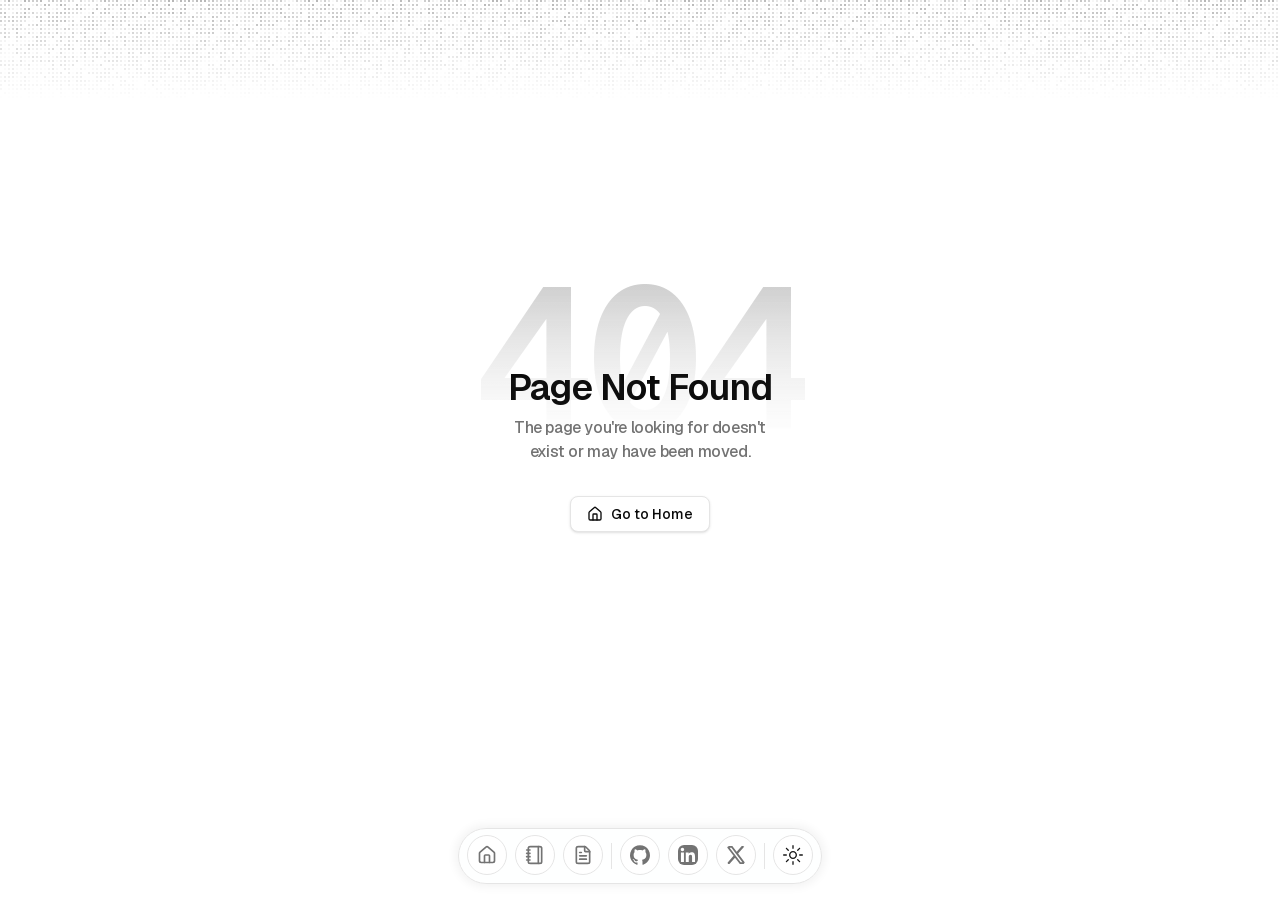
<file: 404/index.html>
<!DOCTYPE html><!--yHGEP0vwJV_RVKZEvCjWE--><html lang="en"><head><meta charSet="utf-8"/><meta name="viewport" content="width=device-width, initial-scale=1"/><link rel="stylesheet" href="/_next/static/chunks/4c486f12a15ea960.css" data-precedence="next"/><link rel="preload" as="script" fetchPriority="low" href="/_next/static/chunks/5f8fe1779d039fbc.js"/><script src="/_next/static/chunks/8f4176fbfef2be30.js" async=""></script><script src="/_next/static/chunks/daeb0c231b2fce1c.js" async=""></script><script src="/_next/static/chunks/f322d800278ea09f.js" async=""></script><script src="/_next/static/chunks/turbopack-19019f3e06a7b77a.js" async=""></script><script src="/_next/static/chunks/6a21297094e6a497.js" async=""></script><script src="/_next/static/chunks/fc717ff24ae232ab.js" async=""></script><script src="/_next/static/chunks/5c0843859f7a8e01.js" async=""></script><script src="/_next/static/chunks/aa8100d928005d19.js" async=""></script><script src="/_next/static/chunks/483a12865e0bba97.js" async=""></script><script src="/_next/static/chunks/1d3be43a6dda29b7.js" async=""></script><script src="/_next/static/chunks/1b176e7d8e3be943.js" async=""></script><meta name="robots" content="noindex"/><meta name="next-size-adjust" content=""/><title>Salim Mohamed</title><meta name="description" content="Engineer at Intuit. Focused on Machine Learning &amp; AI in full-stack development."/><link rel="manifest" href="/site.webmanifest"/><meta name="robots" content="index, follow"/><meta name="googlebot" content="index, follow, max-video-preview:-1, max-image-preview:large, max-snippet:-1"/><meta property="og:title" content="Salim Mohamed"/><meta property="og:description" content="Engineer at Intuit. Focused on Machine Learning &amp; AI in full-stack development."/><meta property="og:url" content="https://salimmohamed.github.io/"/><meta property="og:site_name" content="Salim Mohamed"/><meta property="og:locale" content="en_US"/><meta property="og:image:alt" content="Salim Mohamed"/><meta property="og:image:type" content="image/png"/><meta property="og:image" content="https://salimmohamed.github.io/opengraph-image.png?4ff2cd6089a0b4b8"/><meta property="og:image:width" content="1200"/><meta property="og:image:height" content="630"/><meta property="og:type" content="website"/><meta name="twitter:card" content="summary_large_image"/><meta name="twitter:title" content="Salim Mohamed"/><meta name="twitter:description" content="Engineer at Intuit. Focused on Machine Learning &amp; AI in full-stack development."/><meta name="twitter:image:alt" content="Salim Mohamed"/><meta name="twitter:image:type" content="image/png"/><meta name="twitter:image" content="https://salimmohamed.github.io/opengraph-image.png?4ff2cd6089a0b4b8"/><meta name="twitter:image:width" content="1200"/><meta name="twitter:image:height" content="630"/><link rel="icon" href="/favicon.ico?favicon.bda4d57d.ico" sizes="48x48" type="image/x-icon"/><link rel="icon" href="/icon.png?icon.f6a9f7d6.png" sizes="512x512" type="image/png"/><link rel="apple-touch-icon" href="/apple-icon.png?apple-icon.ce78c426.png" sizes="180x180" type="image/png"/><script src="/_next/static/chunks/a6dad97d9634a72d.js" noModule=""></script></head><body class="min-h-screen bg-background font-sans antialiased relative geist_a4f9adef-module__rTGU2W__variable geist_mono_f41124e8-module__uIW-CG__variable"><div hidden=""><!--$--><!--/$--></div><script>((a,b,c,d,e,f,g,h)=>{let i=document.documentElement,j=["light","dark"];function k(b){var c;(Array.isArray(a)?a:[a]).forEach(a=>{let c="class"===a,d=c&&f?e.map(a=>f[a]||a):e;c?(i.classList.remove(...d),i.classList.add(f&&f[b]?f[b]:b)):i.setAttribute(a,b)}),c=b,h&&j.includes(c)&&(i.style.colorScheme=c)}if(d)k(d);else try{let a=localStorage.getItem(b)||c,d=g&&"system"===a?window.matchMedia("(prefers-color-scheme: dark)").matches?"dark":"light":a;k(d)}catch(a){}})("class","theme","light",null,["light","dark"],null,true,true)</script><div class="absolute inset-0 top-0 left-0 right-0 h-[100px] overflow-hidden z-0"><div class="h-full w-full" style="mask-image:linear-gradient(to bottom, black, transparent);-webkit-mask-image:linear-gradient(to bottom, black, transparent)"><canvas class="pointer-events-none" style="width:0;height:0"></canvas></div></div><div class="relative z-10 max-w-2xl mx-auto py-12 pb-24 sm:py-24 px-6"><div class="min-h-[calc(100vh-12rem)] flex flex-col"><div class="flex-1 flex items-center justify-center p-8"><div class="flex flex-col items-center text-center max-w-md relative"><h1 class="text-[200px] font-semibold font-mono bg-linear-to-b from-primary/30 to-secondary/10 text-transparent bg-clip-text absolute -top-40 left-1/2 -translate-x-1/2 mask-[linear-gradient(to_bottom,black,black_20%,transparent_80%)] tracking-tighter uppercase [-webkit-text-stroke:3px_hsl(var(--primary)/0.6)]">404</h1><h2 class="text-4xl tracking-tight font-semibold text-foreground mb-2">Page Not Found</h2><p class="text-muted-foreground mb-8 text-balance tracking-tight font-medium">The page you&#x27;re looking for doesn&#x27;t exist or may have been moved.</p><div class="flex flex-col sm:flex-row gap-3"><a href="/"><button class="inline-flex items-center justify-center whitespace-nowrap rounded-md text-sm font-medium transition-colors focus-visible:outline-none focus-visible:ring-1 focus-visible:ring-ring disabled:pointer-events-none disabled:opacity-50 border border-input bg-background shadow-sm hover:bg-accent hover:text-accent-foreground h-9 px-4 py-2 gap-2 cursor-pointer"><svg xmlns="http://www.w3.org/2000/svg" width="24" height="24" viewBox="0 0 24 24" fill="none" stroke="currentColor" stroke-width="2" stroke-linecap="round" stroke-linejoin="round" class="lucide lucide-house h-4 w-4" aria-hidden="true"><path d="M15 21v-8a1 1 0 0 0-1-1h-4a1 1 0 0 0-1 1v8"></path><path d="M3 10a2 2 0 0 1 .709-1.528l7-6a2 2 0 0 1 2.582 0l7 6A2 2 0 0 1 21 10v9a2 2 0 0 1-2 2H5a2 2 0 0 1-2-2z"></path></svg>Go to Home</button></a></div></div></div></div><!--$--><!--/$--></div><div class="pointer-events-none fixed inset-x-0 bottom-4 z-30"><div class="items-end justify-center overflow-visible rounded-full z-50 pointer-events-auto relative h-14 p-2 w-fit mx-auto flex gap-2 border bg-card/90 backdrop-blur-3xl shadow-[0_0_10px_3px] shadow-primary/5"><a href="/" data-state="closed"><div class="relative flex aspect-square items-center justify-center shrink-0 rounded-3xl cursor-pointer size-full bg-background p-0 text-muted-foreground hover:text-foreground hover:bg-muted backdrop-blur-3xl border border-border transition-colors" style="width:40px;height:40px"><div class="flex items-center justify-center" style="width:20px;height:20px"><svg xmlns="http://www.w3.org/2000/svg" width="24" height="24" viewBox="0 0 24 24" fill="none" stroke="currentColor" stroke-width="2" stroke-linecap="round" stroke-linejoin="round" class="lucide lucide-house size-full rounded-sm overflow-hidden object-contain" aria-hidden="true"><path d="M15 21v-8a1 1 0 0 0-1-1h-4a1 1 0 0 0-1 1v8"></path><path d="M3 10a2 2 0 0 1 .709-1.528l7-6a2 2 0 0 1 2.582 0l7 6A2 2 0 0 1 21 10v9a2 2 0 0 1-2 2H5a2 2 0 0 1-2-2z"></path></svg></div></div></a><a href="/blog" data-state="closed"><div class="relative flex aspect-square items-center justify-center shrink-0 rounded-3xl cursor-pointer size-full bg-background p-0 text-muted-foreground hover:text-foreground hover:bg-muted backdrop-blur-3xl border border-border transition-colors" style="width:40px;height:40px"><div class="flex items-center justify-center" style="width:20px;height:20px"><svg xmlns="http://www.w3.org/2000/svg" width="24" height="24" viewBox="0 0 24 24" fill="none" stroke="currentColor" stroke-width="2" stroke-linecap="round" stroke-linejoin="round" class="lucide lucide-notebook size-full rounded-sm overflow-hidden object-contain" aria-hidden="true"><path d="M2 6h4"></path><path d="M2 10h4"></path><path d="M2 14h4"></path><path d="M2 18h4"></path><rect width="16" height="20" x="4" y="2" rx="2"></rect><path d="M16 2v20"></path></svg></div></div></a><a href="/Salim_Mohamed_Resume.pdf" target="_blank" rel="noopener noreferrer" data-state="closed"><div class="relative flex aspect-square items-center justify-center shrink-0 rounded-3xl cursor-pointer size-full bg-background p-0 text-muted-foreground hover:text-foreground hover:bg-muted backdrop-blur-3xl border border-border transition-colors" style="width:40px;height:40px"><div class="flex items-center justify-center" style="width:20px;height:20px"><svg xmlns="http://www.w3.org/2000/svg" width="24" height="24" viewBox="0 0 24 24" fill="none" stroke="currentColor" stroke-width="2" stroke-linecap="round" stroke-linejoin="round" class="lucide lucide-file-text size-full rounded-sm overflow-hidden object-contain" aria-hidden="true"><path d="M6 22a2 2 0 0 1-2-2V4a2 2 0 0 1 2-2h8a2.4 2.4 0 0 1 1.704.706l3.588 3.588A2.4 2.4 0 0 1 20 8v12a2 2 0 0 1-2 2z"></path><path d="M14 2v5a1 1 0 0 0 1 1h5"></path><path d="M10 9H8"></path><path d="M16 13H8"></path><path d="M16 17H8"></path></svg></div></div></a><div data-orientation="vertical" role="none" class="shrink-0 h-2/3 m-auto w-px bg-border"></div><a href="https://github.com/salimmohamed" target="_blank" rel="noopener noreferrer" data-state="closed"><div class="relative flex aspect-square items-center justify-center shrink-0 rounded-3xl cursor-pointer size-full bg-background p-0 text-muted-foreground hover:text-foreground hover:bg-muted backdrop-blur-3xl border border-border transition-colors" style="width:40px;height:40px"><div class="flex items-center justify-center" style="width:20px;height:20px"><svg viewBox="0 0 438.549 438.549" xmlns="http://www.w3.org/2000/svg" role="img" class="size-full rounded-sm overflow-hidden object-contain"><title>GitHub</title><path fill="currentColor" d="M409.132 114.573c-19.608-33.596-46.205-60.194-79.798-79.8-33.598-19.607-70.277-29.408-110.063-29.408-39.781 0-76.472 9.804-110.063 29.408-33.596 19.605-60.192 46.204-79.8 79.8C9.803 148.168 0 184.854 0 224.63c0 47.78 13.94 90.745 41.827 128.906 27.884 38.164 63.906 64.572 108.063 79.227 5.14.954 8.945.283 11.419-1.996 2.475-2.282 3.711-5.14 3.711-8.562 0-.571-.049-5.708-.144-15.417a2549.81 2549.81 0 01-.144-25.406l-6.567 1.136c-4.187.767-9.469 1.092-15.846 1-6.374-.089-12.991-.757-19.842-1.999-6.854-1.231-13.229-4.086-19.13-8.559-5.898-4.473-10.085-10.328-12.56-17.556l-2.855-6.57c-1.903-4.374-4.899-9.233-8.992-14.559-4.093-5.331-8.232-8.945-12.419-10.848l-1.999-1.431c-1.332-.951-2.568-2.098-3.711-3.429-1.142-1.331-1.997-2.663-2.568-3.997-.572-1.335-.098-2.43 1.427-3.289 1.525-.859 4.281-1.276 8.28-1.276l5.708.853c3.807.763 8.516 3.042 14.133 6.851 5.614 3.806 10.229 8.754 13.846 14.842 4.38 7.806 9.657 13.754 15.846 17.847 6.184 4.093 12.419 6.136 18.699 6.136 6.28 0 11.704-.476 16.274-1.423 4.565-.952 8.848-2.383 12.847-4.285 1.713-12.758 6.377-22.559 13.988-29.41-10.848-1.14-20.601-2.857-29.264-5.14-8.658-2.286-17.605-5.996-26.835-11.14-9.235-5.137-16.896-11.516-22.985-19.126-6.09-7.614-11.088-17.61-14.987-29.979-3.901-12.374-5.852-26.648-5.852-42.826 0-23.035 7.52-42.637 22.557-58.817-7.044-17.318-6.379-36.732 1.997-58.24 5.52-1.715 13.706-.428 24.554 3.853 10.85 4.283 18.794 7.952 23.84 10.994 5.046 3.041 9.089 5.618 12.135 7.708 17.705-4.947 35.976-7.421 54.818-7.421s37.117 2.474 54.823 7.421l10.849-6.849c7.419-4.57 16.18-8.758 26.262-12.565 10.088-3.805 17.802-4.853 23.134-3.138 8.562 21.509 9.325 40.922 2.279 58.24 15.036 16.18 22.559 35.787 22.559 58.817 0 16.178-1.958 30.497-5.853 42.966-3.9 12.471-8.941 22.457-15.125 29.979-6.191 7.521-13.901 13.85-23.131 18.986-9.232 5.14-18.182 8.85-26.84 11.136-8.662 2.286-18.415 4.004-29.263 5.146 9.894 8.562 14.842 22.077 14.842 40.539v60.237c0 3.422 1.19 6.279 3.572 8.562 2.379 2.279 6.136 2.95 11.276 1.995 44.163-14.653 80.185-41.062 108.068-79.226 27.88-38.161 41.825-81.126 41.825-128.906-.01-39.771-9.818-76.454-29.414-110.049z"></path></svg></div></div></a><a href="https://www.linkedin.com/in/salimamohamed/" target="_blank" rel="noopener noreferrer" data-state="closed"><div class="relative flex aspect-square items-center justify-center shrink-0 rounded-3xl cursor-pointer size-full bg-background p-0 text-muted-foreground hover:text-foreground hover:bg-muted backdrop-blur-3xl border border-border transition-colors" style="width:40px;height:40px"><div class="flex items-center justify-center" style="width:20px;height:20px"><svg viewBox="0 0 24 24" xmlns="http://www.w3.org/2000/svg" class="size-full rounded-sm overflow-hidden object-contain"><title>LinkedIn</title><path fill="currentColor" d="M20.447 20.452h-3.554v-5.569c0-1.328-.027-3.037-1.852-3.037-1.853 0-2.136 1.445-2.136 2.939v5.667H9.351V9h3.414v1.561h.046c.477-.9 1.637-1.85 3.37-1.85 3.601 0 4.267 2.37 4.267 5.455v6.286zM5.337 7.433c-1.144 0-2.063-.926-2.063-2.065 0-1.138.92-2.063 2.063-2.063 1.14 0 2.064.925 2.064 2.063 0 1.139-.925 2.065-2.064 2.065zm1.782 13.019H3.555V9h3.564v11.452zM22.225 0H1.771C.792 0 0 .774 0 1.729v20.542C0 23.227.792 24 1.771 24h20.451C23.2 24 24 23.227 24 22.271V1.729C24 .774 23.2 0 22.222 0h.003z"></path></svg></div></div></a><a href="https://x.com/salim_a_mohamed" target="_blank" rel="noopener noreferrer" data-state="closed"><div class="relative flex aspect-square items-center justify-center shrink-0 rounded-3xl cursor-pointer size-full bg-background p-0 text-muted-foreground hover:text-foreground hover:bg-muted backdrop-blur-3xl border border-border transition-colors" style="width:40px;height:40px"><div class="flex items-center justify-center" style="width:20px;height:20px"><svg viewBox="0 0 24 24" xmlns="http://www.w3.org/2000/svg" class="size-full rounded-sm overflow-hidden object-contain"><title>X</title><path fill="currentColor" d="M18.901 1.153h3.68l-8.04 9.19L24 22.846h-7.406l-5.8-7.584-6.638 7.584H.474l8.6-9.83L0 1.154h7.594l5.243 6.932ZM17.61 20.644h2.039L6.486 3.24H4.298Z"></path></svg></div></div></a><div data-orientation="vertical" role="none" class="shrink-0 h-2/3 m-auto w-px bg-border"></div><div class="relative flex aspect-square items-center justify-center shrink-0 rounded-3xl cursor-pointer size-full bg-background p-0 text-muted-foreground hover:text-foreground hover:bg-muted backdrop-blur-3xl border border-border transition-colors" style="width:40px;height:40px"><div class="flex items-center justify-center" style="width:20px;height:20px"><button class="inline-flex items-center justify-center whitespace-nowrap text-sm font-medium transition-colors focus-visible:outline-none focus-visible:ring-1 focus-visible:ring-ring disabled:pointer-events-none disabled:opacity-50 text-primary underline-offset-4 hover:underline rounded-full size-full cursor-pointer" type="button"><svg width="15" height="15" viewBox="0 0 15 15" fill="none" xmlns="http://www.w3.org/2000/svg" class="h-full w-full"><path d="M7.5 0C7.77614 0 8 0.223858 8 0.5V2.5C8 2.77614 7.77614 3 7.5 3C7.22386 3 7 2.77614 7 2.5V0.5C7 0.223858 7.22386 0 7.5 0ZM2.1967 2.1967C2.39196 2.00144 2.70854 2.00144 2.90381 2.1967L4.31802 3.61091C4.51328 3.80617 4.51328 4.12276 4.31802 4.31802C4.12276 4.51328 3.80617 4.51328 3.61091 4.31802L2.1967 2.90381C2.00144 2.70854 2.00144 2.39196 2.1967 2.1967ZM0.5 7C0.223858 7 0 7.22386 0 7.5C0 7.77614 0.223858 8 0.5 8H2.5C2.77614 8 3 7.77614 3 7.5C3 7.22386 2.77614 7 2.5 7H0.5ZM2.1967 12.8033C2.00144 12.608 2.00144 12.2915 2.1967 12.0962L3.61091 10.682C3.80617 10.4867 4.12276 10.4867 4.31802 10.682C4.51328 10.8772 4.51328 11.1938 4.31802 11.3891L2.90381 12.8033C2.70854 12.9986 2.39196 12.9986 2.1967 12.8033ZM12.5 7C12.2239 7 12 7.22386 12 7.5C12 7.77614 12.2239 8 12.5 8H14.5C14.7761 8 15 7.77614 15 7.5C15 7.22386 14.7761 7 14.5 7H12.5ZM10.682 4.31802C10.4867 4.12276 10.4867 3.80617 10.682 3.61091L12.0962 2.1967C12.2915 2.00144 12.608 2.00144 12.8033 2.1967C12.9986 2.39196 12.9986 2.70854 12.8033 2.90381L11.3891 4.31802C11.1938 4.51328 10.8772 4.51328 10.682 4.31802ZM8 12.5C8 12.2239 7.77614 12 7.5 12C7.22386 12 7 12.2239 7 12.5V14.5C7 14.7761 7.22386 15 7.5 15C7.77614 15 8 14.7761 8 14.5V12.5ZM10.682 10.682C10.8772 10.4867 11.1938 10.4867 11.3891 10.682L12.8033 12.0962C12.9986 12.2915 12.9986 12.608 12.8033 12.8033C12.608 12.9986 12.2915 12.9986 12.0962 12.8033L10.682 11.3891C10.4867 11.1938 10.4867 10.8772 10.682 10.682ZM5.5 7.5C5.5 6.39543 6.39543 5.5 7.5 5.5C8.60457 5.5 9.5 6.39543 9.5 7.5C9.5 8.60457 8.60457 9.5 7.5 9.5C6.39543 9.5 5.5 8.60457 5.5 7.5ZM7.5 4.5C5.84315 4.5 4.5 5.84315 4.5 7.5C4.5 9.15685 5.84315 10.5 7.5 10.5C9.15685 10.5 10.5 9.15685 10.5 7.5C10.5 5.84315 9.15685 4.5 7.5 4.5Z" fill="currentColor" fill-rule="evenodd" clip-rule="evenodd"></path></svg><svg width="15" height="15" viewBox="0 0 15 15" fill="none" xmlns="http://www.w3.org/2000/svg" class="hidden h-full w-full"><path d="M2.89998 0.499976C2.89998 0.279062 2.72089 0.0999756 2.49998 0.0999756C2.27906 0.0999756 2.09998 0.279062 2.09998 0.499976V1.09998H1.49998C1.27906 1.09998 1.09998 1.27906 1.09998 1.49998C1.09998 1.72089 1.27906 1.89998 1.49998 1.89998H2.09998V2.49998C2.09998 2.72089 2.27906 2.89998 2.49998 2.89998C2.72089 2.89998 2.89998 2.72089 2.89998 2.49998V1.89998H3.49998C3.72089 1.89998 3.89998 1.72089 3.89998 1.49998C3.89998 1.27906 3.72089 1.09998 3.49998 1.09998H2.89998V0.499976ZM5.89998 3.49998C5.89998 3.27906 5.72089 3.09998 5.49998 3.09998C5.27906 3.09998 5.09998 3.27906 5.09998 3.49998V4.09998H4.49998C4.27906 4.09998 4.09998 4.27906 4.09998 4.49998C4.09998 4.72089 4.27906 4.89998 4.49998 4.89998H5.09998V5.49998C5.09998 5.72089 5.27906 5.89998 5.49998 5.89998C5.72089 5.89998 5.89998 5.72089 5.89998 5.49998V4.89998H6.49998C6.72089 4.89998 6.89998 4.72089 6.89998 4.49998C6.89998 4.27906 6.72089 4.09998 6.49998 4.09998H5.89998V3.49998ZM1.89998 6.49998C1.89998 6.27906 1.72089 6.09998 1.49998 6.09998C1.27906 6.09998 1.09998 6.27906 1.09998 6.49998V7.09998H0.499976C0.279062 7.09998 0.0999756 7.27906 0.0999756 7.49998C0.0999756 7.72089 0.279062 7.89998 0.499976 7.89998H1.09998V8.49998C1.09998 8.72089 1.27906 8.89997 1.49998 8.89997C1.72089 8.89997 1.89998 8.72089 1.89998 8.49998V7.89998H2.49998C2.72089 7.89998 2.89998 7.72089 2.89998 7.49998C2.89998 7.27906 2.72089 7.09998 2.49998 7.09998H1.89998V6.49998ZM8.54406 0.98184L8.24618 0.941586C8.03275 0.917676 7.90692 1.1655 8.02936 1.34194C8.17013 1.54479 8.29981 1.75592 8.41754 1.97445C8.91878 2.90485 9.20322 3.96932 9.20322 5.10022C9.20322 8.37201 6.82247 11.0878 3.69887 11.6097C3.45736 11.65 3.20988 11.6772 2.96008 11.6906C2.74563 11.702 2.62729 11.9535 2.77721 12.1072C2.84551 12.1773 2.91535 12.2458 2.98667 12.3128L3.05883 12.3795L3.31883 12.6045L3.50684 12.7532L3.62796 12.8433L3.81491 12.9742L3.99079 13.089C4.11175 13.1651 4.23536 13.2375 4.36157 13.3059L4.62496 13.4412L4.88553 13.5607L5.18837 13.6828L5.43169 13.7686C5.56564 13.8128 5.70149 13.8529 5.83857 13.8885C5.94262 13.9155 6.04767 13.9401 6.15405 13.9622C6.27993 13.9883 6.40713 14.0109 6.53544 14.0298L6.85241 14.0685L7.11934 14.0892C7.24637 14.0965 7.37436 14.1002 7.50322 14.1002C11.1483 14.1002 14.1032 11.1453 14.1032 7.50023C14.1032 7.25044 14.0893 7.00389 14.0623 6.76131L14.0255 6.48407C13.991 6.26083 13.9453 6.04129 13.8891 5.82642C13.8213 5.56709 13.7382 5.31398 13.6409 5.06881L13.5279 4.80132L13.4507 4.63542L13.3766 4.48666C13.2178 4.17773 13.0353 3.88295 12.8312 3.60423L12.6782 3.40352L12.4793 3.16432L12.3157 2.98361L12.1961 2.85951L12.0355 2.70246L11.8134 2.50184L11.4925 2.24191L11.2483 2.06498L10.9562 1.87446L10.6346 1.68894L10.3073 1.52378L10.1938 1.47176L9.95488 1.3706L9.67791 1.2669L9.42566 1.1846L9.10075 1.09489L8.83599 1.03486L8.54406 0.98184ZM10.4032 5.30023C10.4032 4.27588 10.2002 3.29829 9.83244 2.40604C11.7623 3.28995 13.1032 5.23862 13.1032 7.50023C13.1032 10.593 10.596 13.1002 7.50322 13.1002C6.63646 13.1002 5.81597 12.9036 5.08355 12.5522C6.5419 12.0941 7.81081 11.2082 8.74322 10.0416C8.87963 10.2284 9.10028 10.3497 9.34928 10.3497C9.76349 10.3497 10.0993 10.0139 10.0993 9.59971C10.0993 9.24256 9.84965 8.94373 9.51535 8.86816C9.57741 8.75165 9.63653 8.63334 9.6926 8.51332C9.88358 8.63163 10.1088 8.69993 10.35 8.69993C11.0403 8.69993 11.6 8.14028 11.6 7.44993C11.6 6.75976 11.0406 6.20024 10.3505 6.19993C10.3853 5.90487 10.4032 5.60464 10.4032 5.30023Z" fill="currentColor" fill-rule="evenodd" clip-rule="evenodd"></path></svg></button></div></div></div></div><script src="/_next/static/chunks/5f8fe1779d039fbc.js" id="_R_" async=""></script><script>(self.__next_f=self.__next_f||[]).push([0])</script><script>self.__next_f.push([1,"1:\"$Sreact.fragment\"\n2:I[27423,[\"/_next/static/chunks/6a21297094e6a497.js\",\"/_next/static/chunks/fc717ff24ae232ab.js\",\"/_next/static/chunks/5c0843859f7a8e01.js\",\"/_next/static/chunks/aa8100d928005d19.js\"],\"ThemeProvider\"]\n3:I[46798,[\"/_next/static/chunks/6a21297094e6a497.js\",\"/_next/static/chunks/fc717ff24ae232ab.js\",\"/_next/static/chunks/5c0843859f7a8e01.js\",\"/_next/static/chunks/aa8100d928005d19.js\"],\"TooltipProvider\"]\n4:I[66171,[\"/_next/static/chunks/6a21297094e6a497.js\",\"/_next/static/chunks/fc717ff24ae232ab.js\",\"/_next/static/chunks/5c0843859f7a8e01.js\",\"/_next/static/chunks/aa8100d928005d19.js\"],\"FlickeringGrid\"]\n5:I[92337,[\"/_next/static/chunks/483a12865e0bba97.js\",\"/_next/static/chunks/1d3be43a6dda29b7.js\"],\"default\"]\n6:I[64226,[\"/_next/static/chunks/483a12865e0bba97.js\",\"/_next/static/chunks/1d3be43a6dda29b7.js\"],\"default\"]\n7:I[8331,[\"/_next/static/chunks/6a21297094e6a497.js\",\"/_next/static/chunks/fc717ff24ae232ab.js\",\"/_next/static/chunks/5c0843859f7a8e01.js\",\"/_next/static/chunks/aa8100d928005d19.js\",\"/_next/static/chunks/1b176e7d8e3be943.js\"],\"\"]\n8:I[72504,[\"/_next/static/chunks/6a21297094e6a497.js\",\"/_next/static/chunks/fc717ff24ae232ab.js\",\"/_next/static/chunks/5c0843859f7a8e01.js\",\"/_next/static/chunks/aa8100d928005d19.js\"],\"Dock\"]\n9:I[46798,[\"/_next/static/chunks/6a21297094e6a497.js\",\"/_next/static/chunks/fc717ff24ae232ab.js\",\"/_next/static/chunks/5c0843859f7a8e01.js\",\"/_next/static/chunks/aa8100d928005d19.js\"],\"Tooltip\"]\na:I[46798,[\"/_next/static/chunks/6a21297094e6a497.js\",\"/_next/static/chunks/fc717ff24ae232ab.js\",\"/_next/static/chunks/5c0843859f7a8e01.js\",\"/_next/static/chunks/aa8100d928005d19.js\"],\"TooltipTrigger\"]\nb:I[72504,[\"/_next/static/chunks/6a21297094e6a497.js\",\"/_next/static/chunks/fc717ff24ae232ab.js\",\"/_next/static/chunks/5c0843859f7a8e01.js\",\"/_next/static/chunks/aa8100d928005d19.js\"],\"DockIcon\"]\n19:I[54354,[\"/_next/static/chunks/483a12865e0bba97.js\",\"/_next/static/chunks/1d3be43a6dda29b7.js\"],\"default\"]\n:HL[\"/_next/static/chunks/4c486f12a15ea960.css\",\"style\"]\n"])</script><script>self.__next_f.push([1,"0:{\"P\":null,\"b\":\"yHGEP0vwJV-RVKZEvCjWE\",\"c\":[\"\",\"_not-found\",\"\"],\"q\":\"\",\"i\":false,\"f\":[[[\"\",{\"children\":[\"/_not-found\",{\"children\":[\"__PAGE__\",{}]}]},\"$undefined\",\"$undefined\",true],[[\"$\",\"$1\",\"c\",{\"children\":[[[\"$\",\"link\",\"0\",{\"rel\":\"stylesheet\",\"href\":\"/_next/static/chunks/4c486f12a15ea960.css\",\"precedence\":\"next\",\"crossOrigin\":\"$undefined\",\"nonce\":\"$undefined\"}],[\"$\",\"script\",\"script-0\",{\"src\":\"/_next/static/chunks/6a21297094e6a497.js\",\"async\":true,\"nonce\":\"$undefined\"}],[\"$\",\"script\",\"script-1\",{\"src\":\"/_next/static/chunks/fc717ff24ae232ab.js\",\"async\":true,\"nonce\":\"$undefined\"}],[\"$\",\"script\",\"script-2\",{\"src\":\"/_next/static/chunks/5c0843859f7a8e01.js\",\"async\":true,\"nonce\":\"$undefined\"}],[\"$\",\"script\",\"script-3\",{\"src\":\"/_next/static/chunks/aa8100d928005d19.js\",\"async\":true,\"nonce\":\"$undefined\"}]],[\"$\",\"html\",null,{\"lang\":\"en\",\"suppressHydrationWarning\":true,\"children\":[\"$\",\"body\",null,{\"className\":\"min-h-screen bg-background font-sans antialiased relative geist_a4f9adef-module__rTGU2W__variable geist_mono_f41124e8-module__uIW-CG__variable\",\"children\":[\"$\",\"$L2\",null,{\"attribute\":\"class\",\"defaultTheme\":\"light\",\"children\":[\"$\",\"$L3\",null,{\"delayDuration\":0,\"children\":[[\"$\",\"div\",null,{\"className\":\"absolute inset-0 top-0 left-0 right-0 h-[100px] overflow-hidden z-0\",\"children\":[\"$\",\"$L4\",null,{\"className\":\"h-full w-full\",\"squareSize\":2,\"gridGap\":2,\"style\":{\"maskImage\":\"linear-gradient(to bottom, black, transparent)\",\"WebkitMaskImage\":\"linear-gradient(to bottom, black, transparent)\"}}]}],[\"$\",\"div\",null,{\"className\":\"relative z-10 max-w-2xl mx-auto py-12 pb-24 sm:py-24 px-6\",\"children\":[\"$\",\"$L5\",null,{\"parallelRouterKey\":\"children\",\"error\":\"$undefined\",\"errorStyles\":\"$undefined\",\"errorScripts\":\"$undefined\",\"template\":[\"$\",\"$L6\",null,{}],\"templateStyles\":\"$undefined\",\"templateScripts\":\"$undefined\",\"notFound\":[[\"$\",\"div\",null,{\"className\":\"min-h-[calc(100vh-12rem)] flex flex-col\",\"children\":[\"$\",\"div\",null,{\"className\":\"flex-1 flex items-center justify-center p-8\",\"children\":[\"$\",\"div\",null,{\"className\":\"flex flex-col items-center text-center max-w-md relative\",\"children\":[[\"$\",\"h1\",null,{\"className\":\"text-[200px] font-semibold font-mono bg-linear-to-b from-primary/30 to-secondary/10 text-transparent bg-clip-text absolute -top-40 left-1/2 -translate-x-1/2 mask-[linear-gradient(to_bottom,black,black_20%,transparent_80%)] tracking-tighter uppercase [-webkit-text-stroke:3px_hsl(var(--primary)/0.6)]\",\"children\":\"404\"}],[\"$\",\"h2\",null,{\"className\":\"text-4xl tracking-tight font-semibold text-foreground mb-2\",\"children\":\"Page Not Found\"}],[\"$\",\"p\",null,{\"className\":\"text-muted-foreground mb-8 text-balance tracking-tight font-medium\",\"children\":\"The page you're looking for doesn't exist or may have been moved.\"}],[\"$\",\"div\",null,{\"className\":\"flex flex-col sm:flex-row gap-3\",\"children\":[\"$\",\"$L7\",null,{\"href\":\"/\",\"children\":[\"$\",\"button\",null,{\"className\":\"inline-flex items-center justify-center whitespace-nowrap rounded-md text-sm font-medium transition-colors focus-visible:outline-none focus-visible:ring-1 focus-visible:ring-ring disabled:pointer-events-none disabled:opacity-50 border border-input bg-background shadow-sm hover:bg-accent hover:text-accent-foreground h-9 px-4 py-2 gap-2 cursor-pointer\",\"ref\":\"$undefined\",\"children\":[[\"$\",\"svg\",null,{\"ref\":\"$undefined\",\"xmlns\":\"http://www.w3.org/2000/svg\",\"width\":24,\"height\":24,\"viewBox\":\"0 0 24 24\",\"fill\":\"none\",\"stroke\":\"currentColor\",\"strokeWidth\":2,\"strokeLinecap\":\"round\",\"strokeLinejoin\":\"round\",\"className\":\"lucide lucide-house h-4 w-4\",\"aria-hidden\":\"true\",\"children\":[[\"$\",\"path\",\"5wwlr5\",{\"d\":\"M15 21v-8a1 1 0 0 0-1-1h-4a1 1 0 0 0-1 1v8\"}],[\"$\",\"path\",\"r6nss1\",{\"d\":\"M3 10a2 2 0 0 1 .709-1.528l7-6a2 2 0 0 1 2.582 0l7 6A2 2 0 0 1 21 10v9a2 2 0 0 1-2 2H5a2 2 0 0 1-2-2z\"}],\"$undefined\"]}],\"Go to Home\"]}]}]}]]}]}]}],[]],\"forbidden\":\"$undefined\",\"unauthorized\":\"$undefined\"}]}],[\"$\",\"div\",null,{\"className\":\"pointer-events-none fixed inset-x-0 bottom-4 z-30\",\"children\":[\"$\",\"$L8\",null,{\"className\":\"z-50 pointer-events-auto relative h-14 p-2 w-fit mx-auto flex gap-2 border bg-card/90 backdrop-blur-3xl shadow-[0_0_10px_3px] shadow-primary/5\",\"children\":[[[\"$\",\"$L9\",\"/\",{\"children\":[[\"$\",\"$La\",null,{\"asChild\":true,\"children\":[\"$\",\"a\",null,{\"href\":\"/\",\"target\":\"$undefined\",\"rel\":\"$undefined\",\"children\":[\"$\",\"$Lb\",null,{\"className\":\"rounded-3xl cursor-pointer size-full bg-background p-0 text-muted-foreground hover:text-foreground hover:bg-muted backdrop-blur-3xl border border-border transition-colors\",\"children\":\"$Lc\"}]}]}],\"$Ld\"]}],\"$Le\",\"$Lf\"],\"$L10\",[\"$L11\",\"$L12\",\"$L13\"],\"$L14\",\"$L15\"]}]}]]}]}]}]}]]}],{\"children\":[\"$L16\",{\"children\":[\"$L17\",{},null,false,false]},null,false,false]},null,false,false],\"$L18\",false]],\"m\":\"$undefined\",\"G\":[\"$19\",\"$undefined\"],\"S\":true}\n"])</script><script>self.__next_f.push([1,"1a:I[46798,[\"/_next/static/chunks/6a21297094e6a497.js\",\"/_next/static/chunks/fc717ff24ae232ab.js\",\"/_next/static/chunks/5c0843859f7a8e01.js\",\"/_next/static/chunks/aa8100d928005d19.js\"],\"TooltipContent\"]\n1b:I[46798,[\"/_next/static/chunks/6a21297094e6a497.js\",\"/_next/static/chunks/fc717ff24ae232ab.js\",\"/_next/static/chunks/5c0843859f7a8e01.js\",\"/_next/static/chunks/aa8100d928005d19.js\"],\"TooltipArrow\"]\n1c:I[72436,[\"/_next/static/chunks/6a21297094e6a497.js\",\"/_next/static/chunks/fc717ff24ae232ab.js\",\"/_next/static/chunks/5c0843859f7a8e01.js\",\"/_next/static/chunks/aa8100d928005d19.js\"],\"Separator\"]\n1e:I[15022,[\"/_next/static/chunks/6a21297094e6a497.js\",\"/_next/static/chunks/fc717ff24ae232ab.js\",\"/_next/static/chunks/5c0843859f7a8e01.js\",\"/_next/static/chunks/aa8100d928005d19.js\"],\"ModeToggle\"]\n1f:I[2718,[\"/_next/static/chunks/483a12865e0bba97.js\",\"/_next/static/chunks/1d3be43a6dda29b7.js\"],\"OutletBoundary\"]\n20:\"$Sreact.suspense\"\n22:I[2718,[\"/_next/static/chunks/483a12865e0bba97.js\",\"/_next/static/chunks/1d3be43a6dda29b7.js\"],\"ViewportBoundary\"]\n24:I[2718,[\"/_next/static/chunks/483a12865e0bba97.js\",\"/_next/static/chunks/1d3be43a6dda29b7.js\"],\"MetadataBoundary\"]\nc:[\"$\",\"svg\",null,{\"ref\":\"$undefined\",\"xmlns\":\"http://www.w3.org/2000/svg\",\"width\":24,\"height\":24,\"viewBox\":\"0 0 24 24\",\"fill\":\"none\",\"stroke\":\"currentColor\",\"strokeWidth\":2,\"strokeLinecap\":\"round\",\"strokeLinejoin\":\"round\",\"className\":\"lucide lucide-house size-full rounded-sm overflow-hidden object-contain\",\"aria-hidden\":\"true\",\"children\":[[\"$\",\"path\",\"5wwlr5\",{\"d\":\"M15 21v-8a1 1 0 0 0-1-1h-4a1 1 0 0 0-1 1v8\"}],[\"$\",\"path\",\"r6nss1\",{\"d\":\"M3 10a2 2 0 0 1 .709-1.528l7-6a2 2 0 0 1 2.582 0l7 6A2 2 0 0 1 21 10v9a2 2 0 0 1-2 2H5a2 2 0 0 1-2-2z\"}],\"$undefined\"]}]\nd:[\"$\",\"$L1a\",null,{\"side\":\"top\",\"sideOffset\":8,\"className\":\"rounded-xl bg-primary text-primary-foreground px-4 py-2 text-sm shadow-[0_10px_40px_-10px_rgba(0,0,0,0.3)] dark:shadow-[0_10px_40px_-10px_rgba(0,0,0,0.5)]\",\"children\":[[\"$\",\"p\",null,{\"children\":\"Home\"}],[\"$\",\"$L1b\",null,{\"className\":\"fill-primary\"}]]}]\ne:[\"$\",\"$L9\",\"/blog\",{\"children\":[[\"$\",\"$La\",null,{\"asChild\":true,\"children\":[\"$\",\"a\",null,{\"href\":\"/blog\",\"target\":\"$undefined\",\"rel\":\"$undefined\",\"children\":[\"$\",\"$Lb\",null,{\"className\":\"rounded-3xl cursor-pointer size-full bg-background p-0 text-muted-foreground hover:text-foreground hover:bg-muted backdrop-blur-3xl border border-border transition-colors\",\"children\":[\"$\",\"svg\",null,{\"ref\":\"$undefined\",\"xmlns\":\"http://www.w3.org/2000/svg\",\"width\":24,\"height\":24,\"viewBox\":\"0 0 24 24\",\"fill\":\"none\",\"stroke\":\"currentColor\",\"strokeWidth\":2,\"strokeLinecap\":\"round\",\"strokeLinejoin\":\"round\",\"className\":\"lucide lucide-notebook size-full rounded-sm overflow-hidden object-contain\",\"aria-hidden\":\"true\",\"children\":[[\"$\",\"path\",\"aawbzj\",{\"d\":\"M2 6h4\"}],[\"$\",\"path\",\"l0bgd4\",{\"d\":\"M2 10h4\"}],[\"$\",\"path\",\"1gsvsf\",{\"d\":\"M2 14h4\"}],[\"$\",\"path\",\"1bu2t1\",{\"d\":\"M2 18h4\"}],[\"$\",\"rect\",\"1nb95v\",{\"width\":\"16\",\"height\":\"20\",\"x\":\"4\",\"y\":\"2\",\"rx\":\"2\"}],[\"$\",\"path\",\"rotuqe\",{\"d\":\"M16 2v20\"}],\"$undefined\"]}]}]}]}],[\"$\",\"$L1a\",null,{\"side\":\"top\",\"sideOffset\":8,\"className\":\"rounded-xl bg-primary text-primary-foreground px-4 py-2 text-sm shadow-[0_10px_40px_-10px_rgba(0,0,0,0.3)] dark:shadow-[0_10px_40px_-10px_rgba(0,0,0,0.5)]\",\"children\":[[\"$\",\"p\",null,{\"children\":\"Blog\"}],[\"$\",\"$L1b\",null,{\"className\":\"fill-primary\"}]]}]]}]\n"])</script><script>self.__next_f.push([1,"f:[\"$\",\"$L9\",\"/Salim_Mohamed_Resume.pdf\",{\"children\":[[\"$\",\"$La\",null,{\"asChild\":true,\"children\":[\"$\",\"a\",null,{\"href\":\"/Salim_Mohamed_Resume.pdf\",\"target\":\"_blank\",\"rel\":\"noopener noreferrer\",\"children\":[\"$\",\"$Lb\",null,{\"className\":\"rounded-3xl cursor-pointer size-full bg-background p-0 text-muted-foreground hover:text-foreground hover:bg-muted backdrop-blur-3xl border border-border transition-colors\",\"children\":[\"$\",\"svg\",null,{\"ref\":\"$undefined\",\"xmlns\":\"http://www.w3.org/2000/svg\",\"width\":24,\"height\":24,\"viewBox\":\"0 0 24 24\",\"fill\":\"none\",\"stroke\":\"currentColor\",\"strokeWidth\":2,\"strokeLinecap\":\"round\",\"strokeLinejoin\":\"round\",\"className\":\"lucide lucide-file-text size-full rounded-sm overflow-hidden object-contain\",\"aria-hidden\":\"true\",\"children\":[[\"$\",\"path\",\"1oefj6\",{\"d\":\"M6 22a2 2 0 0 1-2-2V4a2 2 0 0 1 2-2h8a2.4 2.4 0 0 1 1.704.706l3.588 3.588A2.4 2.4 0 0 1 20 8v12a2 2 0 0 1-2 2z\"}],[\"$\",\"path\",\"wfsgrz\",{\"d\":\"M14 2v5a1 1 0 0 0 1 1h5\"}],[\"$\",\"path\",\"b1mrlr\",{\"d\":\"M10 9H8\"}],[\"$\",\"path\",\"t4e002\",{\"d\":\"M16 13H8\"}],[\"$\",\"path\",\"z1uh3a\",{\"d\":\"M16 17H8\"}],\"$undefined\"]}]}]}]}],[\"$\",\"$L1a\",null,{\"side\":\"top\",\"sideOffset\":8,\"className\":\"rounded-xl bg-primary text-primary-foreground px-4 py-2 text-sm shadow-[0_10px_40px_-10px_rgba(0,0,0,0.3)] dark:shadow-[0_10px_40px_-10px_rgba(0,0,0,0.5)]\",\"children\":[[\"$\",\"p\",null,{\"children\":\"Resume\"}],[\"$\",\"$L1b\",null,{\"className\":\"fill-primary\"}]]}]]}]\n"])</script><script>self.__next_f.push([1,"10:[\"$\",\"$L1c\",null,{\"orientation\":\"vertical\",\"className\":\"h-2/3 m-auto w-px bg-border\"}]\n1d:T843,"])</script><script>self.__next_f.push([1,"M409.132 114.573c-19.608-33.596-46.205-60.194-79.798-79.8-33.598-19.607-70.277-29.408-110.063-29.408-39.781 0-76.472 9.804-110.063 29.408-33.596 19.605-60.192 46.204-79.8 79.8C9.803 148.168 0 184.854 0 224.63c0 47.78 13.94 90.745 41.827 128.906 27.884 38.164 63.906 64.572 108.063 79.227 5.14.954 8.945.283 11.419-1.996 2.475-2.282 3.711-5.14 3.711-8.562 0-.571-.049-5.708-.144-15.417a2549.81 2549.81 0 01-.144-25.406l-6.567 1.136c-4.187.767-9.469 1.092-15.846 1-6.374-.089-12.991-.757-19.842-1.999-6.854-1.231-13.229-4.086-19.13-8.559-5.898-4.473-10.085-10.328-12.56-17.556l-2.855-6.57c-1.903-4.374-4.899-9.233-8.992-14.559-4.093-5.331-8.232-8.945-12.419-10.848l-1.999-1.431c-1.332-.951-2.568-2.098-3.711-3.429-1.142-1.331-1.997-2.663-2.568-3.997-.572-1.335-.098-2.43 1.427-3.289 1.525-.859 4.281-1.276 8.28-1.276l5.708.853c3.807.763 8.516 3.042 14.133 6.851 5.614 3.806 10.229 8.754 13.846 14.842 4.38 7.806 9.657 13.754 15.846 17.847 6.184 4.093 12.419 6.136 18.699 6.136 6.28 0 11.704-.476 16.274-1.423 4.565-.952 8.848-2.383 12.847-4.285 1.713-12.758 6.377-22.559 13.988-29.41-10.848-1.14-20.601-2.857-29.264-5.14-8.658-2.286-17.605-5.996-26.835-11.14-9.235-5.137-16.896-11.516-22.985-19.126-6.09-7.614-11.088-17.61-14.987-29.979-3.901-12.374-5.852-26.648-5.852-42.826 0-23.035 7.52-42.637 22.557-58.817-7.044-17.318-6.379-36.732 1.997-58.24 5.52-1.715 13.706-.428 24.554 3.853 10.85 4.283 18.794 7.952 23.84 10.994 5.046 3.041 9.089 5.618 12.135 7.708 17.705-4.947 35.976-7.421 54.818-7.421s37.117 2.474 54.823 7.421l10.849-6.849c7.419-4.57 16.18-8.758 26.262-12.565 10.088-3.805 17.802-4.853 23.134-3.138 8.562 21.509 9.325 40.922 2.279 58.24 15.036 16.18 22.559 35.787 22.559 58.817 0 16.178-1.958 30.497-5.853 42.966-3.9 12.471-8.941 22.457-15.125 29.979-6.191 7.521-13.901 13.85-23.131 18.986-9.232 5.14-18.182 8.85-26.84 11.136-8.662 2.286-18.415 4.004-29.263 5.146 9.894 8.562 14.842 22.077 14.842 40.539v60.237c0 3.422 1.19 6.279 3.572 8.562 2.379 2.279 6.136 2.95 11.276 1.995 44.163-14.653 80.185-41.062 108.068-79.226 27.88-38.161 41.825-81.126 41.825-128.906-.01-39.771-9.818-76.454-29.414-110.049z"])</script><script>self.__next_f.push([1,"11:[\"$\",\"$L9\",\"social-GitHub-0\",{\"children\":[[\"$\",\"$La\",null,{\"asChild\":true,\"children\":[\"$\",\"a\",null,{\"href\":\"https://github.com/salimmohamed\",\"target\":\"_blank\",\"rel\":\"noopener noreferrer\",\"children\":[\"$\",\"$Lb\",null,{\"className\":\"rounded-3xl cursor-pointer size-full bg-background p-0 text-muted-foreground hover:text-foreground hover:bg-muted backdrop-blur-3xl border border-border transition-colors\",\"children\":[\"$\",\"svg\",null,{\"viewBox\":\"0 0 438.549 438.549\",\"xmlns\":\"http://www.w3.org/2000/svg\",\"role\":\"img\",\"className\":\"size-full rounded-sm overflow-hidden object-contain\",\"children\":[[\"$\",\"title\",null,{\"children\":\"GitHub\"}],[\"$\",\"path\",null,{\"fill\":\"currentColor\",\"d\":\"$1d\"}]]}]}]}]}],[\"$\",\"$L1a\",null,{\"side\":\"top\",\"sideOffset\":8,\"className\":\"rounded-xl bg-primary text-primary-foreground px-4 py-2 text-sm shadow-[0_10px_40px_-10px_rgba(0,0,0,0.3)] dark:shadow-[0_10px_40px_-10px_rgba(0,0,0,0.5)]\",\"children\":[[\"$\",\"p\",null,{\"children\":\"GitHub\"}],[\"$\",\"$L1b\",null,{\"className\":\"fill-primary\"}]]}]]}]\n"])</script><script>self.__next_f.push([1,"12:[\"$\",\"$L9\",\"social-LinkedIn-1\",{\"children\":[[\"$\",\"$La\",null,{\"asChild\":true,\"children\":[\"$\",\"a\",null,{\"href\":\"https://www.linkedin.com/in/salimamohamed/\",\"target\":\"_blank\",\"rel\":\"noopener noreferrer\",\"children\":[\"$\",\"$Lb\",null,{\"className\":\"rounded-3xl cursor-pointer size-full bg-background p-0 text-muted-foreground hover:text-foreground hover:bg-muted backdrop-blur-3xl border border-border transition-colors\",\"children\":[\"$\",\"svg\",null,{\"viewBox\":\"0 0 24 24\",\"xmlns\":\"http://www.w3.org/2000/svg\",\"className\":\"size-full rounded-sm overflow-hidden object-contain\",\"children\":[[\"$\",\"title\",null,{\"children\":\"LinkedIn\"}],[\"$\",\"path\",null,{\"fill\":\"currentColor\",\"d\":\"M20.447 20.452h-3.554v-5.569c0-1.328-.027-3.037-1.852-3.037-1.853 0-2.136 1.445-2.136 2.939v5.667H9.351V9h3.414v1.561h.046c.477-.9 1.637-1.85 3.37-1.85 3.601 0 4.267 2.37 4.267 5.455v6.286zM5.337 7.433c-1.144 0-2.063-.926-2.063-2.065 0-1.138.92-2.063 2.063-2.063 1.14 0 2.064.925 2.064 2.063 0 1.139-.925 2.065-2.064 2.065zm1.782 13.019H3.555V9h3.564v11.452zM22.225 0H1.771C.792 0 0 .774 0 1.729v20.542C0 23.227.792 24 1.771 24h20.451C23.2 24 24 23.227 24 22.271V1.729C24 .774 23.2 0 22.222 0h.003z\"}]]}]}]}]}],[\"$\",\"$L1a\",null,{\"side\":\"top\",\"sideOffset\":8,\"className\":\"rounded-xl bg-primary text-primary-foreground px-4 py-2 text-sm shadow-[0_10px_40px_-10px_rgba(0,0,0,0.3)] dark:shadow-[0_10px_40px_-10px_rgba(0,0,0,0.5)]\",\"children\":[[\"$\",\"p\",null,{\"children\":\"LinkedIn\"}],[\"$\",\"$L1b\",null,{\"className\":\"fill-primary\"}]]}]]}]\n"])</script><script>self.__next_f.push([1,"13:[\"$\",\"$L9\",\"social-X-2\",{\"children\":[[\"$\",\"$La\",null,{\"asChild\":true,\"children\":[\"$\",\"a\",null,{\"href\":\"https://x.com/salim_a_mohamed\",\"target\":\"_blank\",\"rel\":\"noopener noreferrer\",\"children\":[\"$\",\"$Lb\",null,{\"className\":\"rounded-3xl cursor-pointer size-full bg-background p-0 text-muted-foreground hover:text-foreground hover:bg-muted backdrop-blur-3xl border border-border transition-colors\",\"children\":[\"$\",\"svg\",null,{\"viewBox\":\"0 0 24 24\",\"xmlns\":\"http://www.w3.org/2000/svg\",\"className\":\"size-full rounded-sm overflow-hidden object-contain\",\"children\":[[\"$\",\"title\",null,{\"children\":\"X\"}],[\"$\",\"path\",null,{\"fill\":\"currentColor\",\"d\":\"M18.901 1.153h3.68l-8.04 9.19L24 22.846h-7.406l-5.8-7.584-6.638 7.584H.474l8.6-9.83L0 1.154h7.594l5.243 6.932ZM17.61 20.644h2.039L6.486 3.24H4.298Z\"}]]}]}]}]}],[\"$\",\"$L1a\",null,{\"side\":\"top\",\"sideOffset\":8,\"className\":\"rounded-xl bg-primary text-primary-foreground px-4 py-2 text-sm shadow-[0_10px_40px_-10px_rgba(0,0,0,0.3)] dark:shadow-[0_10px_40px_-10px_rgba(0,0,0,0.5)]\",\"children\":[[\"$\",\"p\",null,{\"children\":\"X\"}],[\"$\",\"$L1b\",null,{\"className\":\"fill-primary\"}]]}]]}]\n14:[\"$\",\"$L1c\",null,{\"orientation\":\"vertical\",\"className\":\"h-2/3 m-auto w-px bg-border\"}]\n15:[\"$\",\"$L9\",null,{\"children\":[[\"$\",\"$La\",null,{\"asChild\":true,\"children\":[\"$\",\"$Lb\",null,{\"className\":\"rounded-3xl cursor-pointer size-full bg-background p-0 text-muted-foreground hover:text-foreground hover:bg-muted backdrop-blur-3xl border border-border transition-colors\",\"children\":[\"$\",\"$L1e\",null,{\"className\":\"size-full cursor-pointer\"}]}]}],[\"$\",\"$L1a\",null,{\"side\":\"top\",\"sideOffset\":8,\"className\":\"rounded-xl bg-primary text-primary-foreground px-4 py-2 text-sm shadow-[0_10px_40px_-10px_rgba(0,0,0,0.3)] dark:shadow-[0_10px_40px_-10px_rgba(0,0,0,0.5)]\",\"children\":[[\"$\",\"p\",null,{\"children\":\"Theme\"}],[\"$\",\"$L1b\",null,{\"className\":\"fill-primary\"}]]}]]}]\n16:[\"$\",\"$1\",\"c\",{\"children\":[null,[\"$\",\"$L5\",null,{\"parallelRouterKey\":\"children\",\"error\":\"$undefined\",\"errorStyles\":\"$undefined\",\"errorScripts\":\"$undefined\",\"template\":[\"$\",\"$L6\",null,{}],\"templateStyles\":\"$undefined\",\"templateScripts\":\"$undefined\",\"notFound\":\"$undefined\",\"forbidden\":\"$undefined\",\"unauthorized\":\"$undefined\"}]]}]\n"])</script><script>self.__next_f.push([1,"17:[\"$\",\"$1\",\"c\",{\"children\":[[\"$\",\"div\",null,{\"className\":\"min-h-[calc(100vh-12rem)] flex flex-col\",\"children\":[\"$\",\"div\",null,{\"className\":\"flex-1 flex items-center justify-center p-8\",\"children\":[\"$\",\"div\",null,{\"className\":\"flex flex-col items-center text-center max-w-md relative\",\"children\":[[\"$\",\"h1\",null,{\"className\":\"text-[200px] font-semibold font-mono bg-linear-to-b from-primary/30 to-secondary/10 text-transparent bg-clip-text absolute -top-40 left-1/2 -translate-x-1/2 mask-[linear-gradient(to_bottom,black,black_20%,transparent_80%)] tracking-tighter uppercase [-webkit-text-stroke:3px_hsl(var(--primary)/0.6)]\",\"children\":\"404\"}],[\"$\",\"h2\",null,{\"className\":\"text-4xl tracking-tight font-semibold text-foreground mb-2\",\"children\":\"Page Not Found\"}],[\"$\",\"p\",null,{\"className\":\"text-muted-foreground mb-8 text-balance tracking-tight font-medium\",\"children\":\"The page you're looking for doesn't exist or may have been moved.\"}],[\"$\",\"div\",null,{\"className\":\"flex flex-col sm:flex-row gap-3\",\"children\":[\"$\",\"$L7\",null,{\"href\":\"/\",\"children\":[\"$\",\"button\",null,{\"className\":\"inline-flex items-center justify-center whitespace-nowrap rounded-md text-sm font-medium transition-colors focus-visible:outline-none focus-visible:ring-1 focus-visible:ring-ring disabled:pointer-events-none disabled:opacity-50 border border-input bg-background shadow-sm hover:bg-accent hover:text-accent-foreground h-9 px-4 py-2 gap-2 cursor-pointer\",\"ref\":\"$undefined\",\"children\":[[\"$\",\"svg\",null,{\"ref\":\"$undefined\",\"xmlns\":\"http://www.w3.org/2000/svg\",\"width\":24,\"height\":24,\"viewBox\":\"0 0 24 24\",\"fill\":\"none\",\"stroke\":\"currentColor\",\"strokeWidth\":2,\"strokeLinecap\":\"round\",\"strokeLinejoin\":\"round\",\"className\":\"lucide lucide-house h-4 w-4\",\"aria-hidden\":\"true\",\"children\":[[\"$\",\"path\",\"5wwlr5\",{\"d\":\"M15 21v-8a1 1 0 0 0-1-1h-4a1 1 0 0 0-1 1v8\"}],[\"$\",\"path\",\"r6nss1\",{\"d\":\"M3 10a2 2 0 0 1 .709-1.528l7-6a2 2 0 0 1 2.582 0l7 6A2 2 0 0 1 21 10v9a2 2 0 0 1-2 2H5a2 2 0 0 1-2-2z\"}],\"$undefined\"]}],\"Go to Home\"]}]}]}]]}]}]}],[[\"$\",\"script\",\"script-0\",{\"src\":\"/_next/static/chunks/1b176e7d8e3be943.js\",\"async\":true,\"nonce\":\"$undefined\"}]],[\"$\",\"$L1f\",null,{\"children\":[\"$\",\"$20\",null,{\"name\":\"Next.MetadataOutlet\",\"children\":\"$@21\"}]}]]}]\n"])</script><script>self.__next_f.push([1,"18:[\"$\",\"$1\",\"h\",{\"children\":[[\"$\",\"meta\",null,{\"name\":\"robots\",\"content\":\"noindex\"}],[\"$\",\"$L22\",null,{\"children\":\"$L23\"}],[\"$\",\"div\",null,{\"hidden\":true,\"children\":[\"$\",\"$L24\",null,{\"children\":[\"$\",\"$20\",null,{\"name\":\"Next.Metadata\",\"children\":\"$L25\"}]}]}],[\"$\",\"meta\",null,{\"name\":\"next-size-adjust\",\"content\":\"\"}]]}]\n"])</script><script>self.__next_f.push([1,"23:[[\"$\",\"meta\",\"0\",{\"charSet\":\"utf-8\"}],[\"$\",\"meta\",\"1\",{\"name\":\"viewport\",\"content\":\"width=device-width, initial-scale=1\"}]]\n"])</script><script>self.__next_f.push([1,"26:I[14638,[\"/_next/static/chunks/483a12865e0bba97.js\",\"/_next/static/chunks/1d3be43a6dda29b7.js\"],\"IconMark\"]\n21:null\n"])</script><script>self.__next_f.push([1,"25:[[\"$\",\"title\",\"0\",{\"children\":\"Salim Mohamed\"}],[\"$\",\"meta\",\"1\",{\"name\":\"description\",\"content\":\"Engineer at Intuit. Focused on Machine Learning \u0026 AI in full-stack development.\"}],[\"$\",\"link\",\"2\",{\"rel\":\"manifest\",\"href\":\"/site.webmanifest\",\"crossOrigin\":\"$undefined\"}],[\"$\",\"meta\",\"3\",{\"name\":\"robots\",\"content\":\"index, follow\"}],[\"$\",\"meta\",\"4\",{\"name\":\"googlebot\",\"content\":\"index, follow, max-video-preview:-1, max-image-preview:large, max-snippet:-1\"}],[\"$\",\"meta\",\"5\",{\"property\":\"og:title\",\"content\":\"Salim Mohamed\"}],[\"$\",\"meta\",\"6\",{\"property\":\"og:description\",\"content\":\"Engineer at Intuit. Focused on Machine Learning \u0026 AI in full-stack development.\"}],[\"$\",\"meta\",\"7\",{\"property\":\"og:url\",\"content\":\"https://salimmohamed.github.io/\"}],[\"$\",\"meta\",\"8\",{\"property\":\"og:site_name\",\"content\":\"Salim Mohamed\"}],[\"$\",\"meta\",\"9\",{\"property\":\"og:locale\",\"content\":\"en_US\"}],[\"$\",\"meta\",\"10\",{\"property\":\"og:image:alt\",\"content\":\"Salim Mohamed\"}],[\"$\",\"meta\",\"11\",{\"property\":\"og:image:type\",\"content\":\"image/png\"}],[\"$\",\"meta\",\"12\",{\"property\":\"og:image\",\"content\":\"https://salimmohamed.github.io/opengraph-image.png?4ff2cd6089a0b4b8\"}],[\"$\",\"meta\",\"13\",{\"property\":\"og:image:width\",\"content\":\"1200\"}],[\"$\",\"meta\",\"14\",{\"property\":\"og:image:height\",\"content\":\"630\"}],[\"$\",\"meta\",\"15\",{\"property\":\"og:type\",\"content\":\"website\"}],[\"$\",\"meta\",\"16\",{\"name\":\"twitter:card\",\"content\":\"summary_large_image\"}],[\"$\",\"meta\",\"17\",{\"name\":\"twitter:title\",\"content\":\"Salim Mohamed\"}],[\"$\",\"meta\",\"18\",{\"name\":\"twitter:description\",\"content\":\"Engineer at Intuit. Focused on Machine Learning \u0026 AI in full-stack development.\"}],[\"$\",\"meta\",\"19\",{\"name\":\"twitter:image:alt\",\"content\":\"Salim Mohamed\"}],[\"$\",\"meta\",\"20\",{\"name\":\"twitter:image:type\",\"content\":\"image/png\"}],[\"$\",\"meta\",\"21\",{\"name\":\"twitter:image\",\"content\":\"https://salimmohamed.github.io/opengraph-image.png?4ff2cd6089a0b4b8\"}],[\"$\",\"meta\",\"22\",{\"name\":\"twitter:image:width\",\"content\":\"1200\"}],[\"$\",\"meta\",\"23\",{\"name\":\"twitter:image:height\",\"content\":\"630\"}],[\"$\",\"link\",\"24\",{\"rel\":\"icon\",\"href\":\"/favicon.ico?favicon.bda4d57d.ico\",\"sizes\":\"48x48\",\"type\":\"image/x-icon\"}],[\"$\",\"link\",\"25\",{\"rel\":\"icon\",\"href\":\"/icon.png?icon.f6a9f7d6.png\",\"sizes\":\"512x512\",\"type\":\"image/png\"}],[\"$\",\"link\",\"26\",{\"rel\":\"apple-touch-icon\",\"href\":\"/apple-icon.png?apple-icon.ce78c426.png\",\"sizes\":\"180x180\",\"type\":\"image/png\"}],[\"$\",\"$L26\",\"27\",{}]]\n"])</script></body></html>
</file>
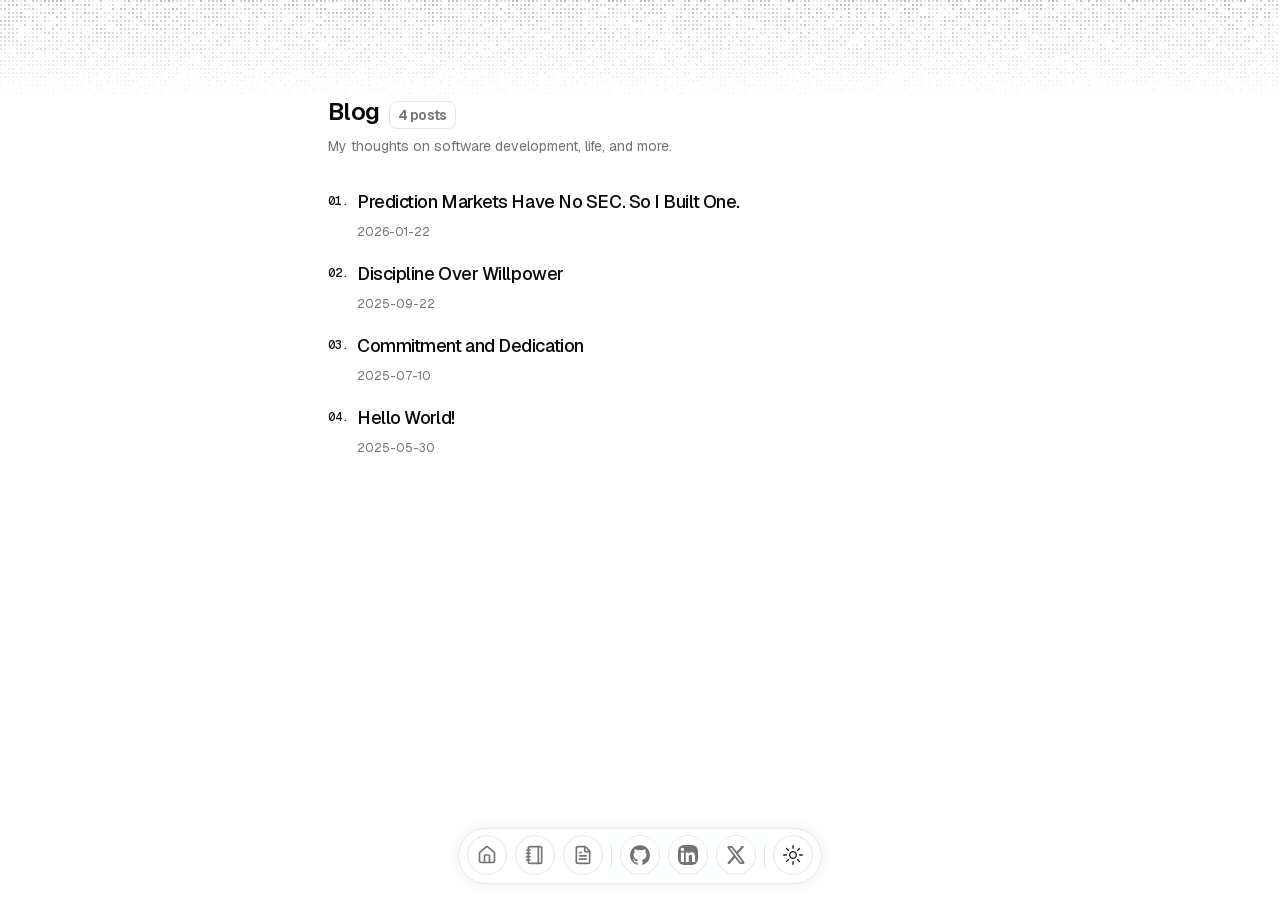
<file: blog/index.html>
<!DOCTYPE html><!--yHGEP0vwJV_RVKZEvCjWE--><html lang="en"><head><meta charSet="utf-8"/><meta name="viewport" content="width=device-width, initial-scale=1"/><link rel="preload" href="/_next/static/media/797e433ab948586e-s.p.29207c2f.woff2" as="font" crossorigin="" type="font/woff2"/><link rel="preload" href="/_next/static/media/caa3a2e1cccd8315-s.p.3b6cae6d.woff2" as="font" crossorigin="" type="font/woff2"/><link rel="stylesheet" href="/_next/static/chunks/4c486f12a15ea960.css" data-precedence="next"/><link rel="preload" as="script" fetchPriority="low" href="/_next/static/chunks/5f8fe1779d039fbc.js"/><script src="/_next/static/chunks/8f4176fbfef2be30.js" async=""></script><script src="/_next/static/chunks/daeb0c231b2fce1c.js" async=""></script><script src="/_next/static/chunks/f322d800278ea09f.js" async=""></script><script src="/_next/static/chunks/turbopack-19019f3e06a7b77a.js" async=""></script><script src="/_next/static/chunks/6a21297094e6a497.js" async=""></script><script src="/_next/static/chunks/fc717ff24ae232ab.js" async=""></script><script src="/_next/static/chunks/5c0843859f7a8e01.js" async=""></script><script src="/_next/static/chunks/aa8100d928005d19.js" async=""></script><script src="/_next/static/chunks/483a12865e0bba97.js" async=""></script><script src="/_next/static/chunks/1d3be43a6dda29b7.js" async=""></script><script src="/_next/static/chunks/1b176e7d8e3be943.js" async=""></script><script src="/_next/static/chunks/dad99e00ac5fa191.js" async=""></script><meta name="next-size-adjust" content=""/><title>Blog | Salim Mohamed</title><meta name="description" content="Thoughts on software development, life, and more."/><link rel="manifest" href="/site.webmanifest"/><meta name="robots" content="index, follow"/><meta name="googlebot" content="index, follow, max-video-preview:-1, max-image-preview:large, max-snippet:-1"/><meta property="og:title" content="Blog"/><meta property="og:description" content="Thoughts on software development, life, and more."/><meta property="og:image:alt" content="Blog"/><meta property="og:image:type" content="image/png"/><meta property="og:image" content="https://salimmohamed.github.io/blog/opengraph-image.png?722efd99d2aa62f3"/><meta property="og:image:width" content="1200"/><meta property="og:image:height" content="630"/><meta name="twitter:card" content="summary_large_image"/><meta name="twitter:title" content="Blog"/><meta name="twitter:description" content="Thoughts on software development, life, and more."/><meta name="twitter:image:alt" content="Blog"/><meta name="twitter:image:type" content="image/png"/><meta name="twitter:image" content="https://salimmohamed.github.io/blog/opengraph-image.png?722efd99d2aa62f3"/><meta name="twitter:image:width" content="1200"/><meta name="twitter:image:height" content="630"/><link rel="icon" href="/favicon.ico?favicon.bda4d57d.ico" sizes="48x48" type="image/x-icon"/><link rel="icon" href="/icon.png?icon.f6a9f7d6.png" sizes="512x512" type="image/png"/><link rel="apple-touch-icon" href="/apple-icon.png?apple-icon.ce78c426.png" sizes="180x180" type="image/png"/><script src="/_next/static/chunks/a6dad97d9634a72d.js" noModule=""></script></head><body class="min-h-screen bg-background font-sans antialiased relative geist_a4f9adef-module__rTGU2W__variable geist_mono_f41124e8-module__uIW-CG__variable"><div hidden=""><!--$--><!--/$--></div><script>((a,b,c,d,e,f,g,h)=>{let i=document.documentElement,j=["light","dark"];function k(b){var c;(Array.isArray(a)?a:[a]).forEach(a=>{let c="class"===a,d=c&&f?e.map(a=>f[a]||a):e;c?(i.classList.remove(...d),i.classList.add(f&&f[b]?f[b]:b)):i.setAttribute(a,b)}),c=b,h&&j.includes(c)&&(i.style.colorScheme=c)}if(d)k(d);else try{let a=localStorage.getItem(b)||c,d=g&&"system"===a?window.matchMedia("(prefers-color-scheme: dark)").matches?"dark":"light":a;k(d)}catch(a){}})("class","theme","light",null,["light","dark"],null,true,true)</script><div class="absolute inset-0 top-0 left-0 right-0 h-[100px] overflow-hidden z-0"><div class="h-full w-full" style="mask-image:linear-gradient(to bottom, black, transparent);-webkit-mask-image:linear-gradient(to bottom, black, transparent)"><canvas class="pointer-events-none" style="width:0;height:0"></canvas></div></div><div class="relative z-10 max-w-2xl mx-auto py-12 pb-24 sm:py-24 px-6"><section id="blog"><div style="opacity:0;filter:blur(6px);transform:translateY(-6px)"><h1 class="text-2xl font-semibold tracking-tight mb-2">Blog <span class="ml-1 bg-card border border-border rounded-md px-2 py-1 text-muted-foreground text-sm">4<!-- --> posts</span></h1><p class="text-sm text-muted-foreground mb-8">My thoughts on software development, life, and more.</p></div><!--$!--><template data-dgst="BAILOUT_TO_CLIENT_SIDE_RENDERING"></template><div style="opacity:0;filter:blur(6px);transform:translateY(-6px)"><div class="flex flex-col gap-5"><div style="opacity:0;filter:blur(6px);transform:translateY(-6px)"><a class="flex items-start gap-x-2 group cursor-pointer focus-visible:outline-none focus-visible:ring-2 focus-visible:ring-ring focus-visible:ring-offset-2" href="/blog/argus/"><span class="text-xs font-mono tabular-nums font-medium mt-[5px]">01<!-- -->.</span><div class="flex flex-col gap-y-2 flex-1"><p class="tracking-tight text-lg font-medium"><span class="group-hover:text-foreground transition-colors">Prediction Markets Have No SEC. So I Built One.<svg xmlns="http://www.w3.org/2000/svg" width="24" height="24" viewBox="0 0 24 24" fill="none" stroke="currentColor" stroke-width="2" stroke-linecap="round" stroke-linejoin="round" class="lucide lucide-chevron-right ml-1 inline-block size-4 stroke-3 text-muted-foreground opacity-0 -translate-x-2 transition-all duration-200 group-hover:opacity-100 group-hover:translate-x-0" aria-hidden="true"><path d="m9 18 6-6-6-6"></path></svg></span></p><p class="text-xs text-muted-foreground">2026-01-22</p></div></a></div><div style="opacity:0;filter:blur(6px);transform:translateY(-6px)"><a class="flex items-start gap-x-2 group cursor-pointer focus-visible:outline-none focus-visible:ring-2 focus-visible:ring-ring focus-visible:ring-offset-2" href="/blog/Updates/"><span class="text-xs font-mono tabular-nums font-medium mt-[5px]">02<!-- -->.</span><div class="flex flex-col gap-y-2 flex-1"><p class="tracking-tight text-lg font-medium"><span class="group-hover:text-foreground transition-colors">Discipline Over Willpower<svg xmlns="http://www.w3.org/2000/svg" width="24" height="24" viewBox="0 0 24 24" fill="none" stroke="currentColor" stroke-width="2" stroke-linecap="round" stroke-linejoin="round" class="lucide lucide-chevron-right ml-1 inline-block size-4 stroke-3 text-muted-foreground opacity-0 -translate-x-2 transition-all duration-200 group-hover:opacity-100 group-hover:translate-x-0" aria-hidden="true"><path d="m9 18 6-6-6-6"></path></svg></span></p><p class="text-xs text-muted-foreground">2025-09-22</p></div></a></div><div style="opacity:0;filter:blur(6px);transform:translateY(-6px)"><a class="flex items-start gap-x-2 group cursor-pointer focus-visible:outline-none focus-visible:ring-2 focus-visible:ring-ring focus-visible:ring-offset-2" href="/blog/Dedication/"><span class="text-xs font-mono tabular-nums font-medium mt-[5px]">03<!-- -->.</span><div class="flex flex-col gap-y-2 flex-1"><p class="tracking-tight text-lg font-medium"><span class="group-hover:text-foreground transition-colors">Commitment and Dedication<svg xmlns="http://www.w3.org/2000/svg" width="24" height="24" viewBox="0 0 24 24" fill="none" stroke="currentColor" stroke-width="2" stroke-linecap="round" stroke-linejoin="round" class="lucide lucide-chevron-right ml-1 inline-block size-4 stroke-3 text-muted-foreground opacity-0 -translate-x-2 transition-all duration-200 group-hover:opacity-100 group-hover:translate-x-0" aria-hidden="true"><path d="m9 18 6-6-6-6"></path></svg></span></p><p class="text-xs text-muted-foreground">2025-07-10</p></div></a></div><div style="opacity:0;filter:blur(6px);transform:translateY(-6px)"><a class="flex items-start gap-x-2 group cursor-pointer focus-visible:outline-none focus-visible:ring-2 focus-visible:ring-ring focus-visible:ring-offset-2" href="/blog/HelloWorld/"><span class="text-xs font-mono tabular-nums font-medium mt-[5px]">04<!-- -->.</span><div class="flex flex-col gap-y-2 flex-1"><p class="tracking-tight text-lg font-medium"><span class="group-hover:text-foreground transition-colors">Hello World!<svg xmlns="http://www.w3.org/2000/svg" width="24" height="24" viewBox="0 0 24 24" fill="none" stroke="currentColor" stroke-width="2" stroke-linecap="round" stroke-linejoin="round" class="lucide lucide-chevron-right ml-1 inline-block size-4 stroke-3 text-muted-foreground opacity-0 -translate-x-2 transition-all duration-200 group-hover:opacity-100 group-hover:translate-x-0" aria-hidden="true"><path d="m9 18 6-6-6-6"></path></svg></span></p><p class="text-xs text-muted-foreground">2025-05-30</p></div></a></div></div></div><!--/$--></section><!--$--><!--/$--></div><div class="pointer-events-none fixed inset-x-0 bottom-4 z-30"><div class="items-end justify-center overflow-visible rounded-full z-50 pointer-events-auto relative h-14 p-2 w-fit mx-auto flex gap-2 border bg-card/90 backdrop-blur-3xl shadow-[0_0_10px_3px] shadow-primary/5"><a href="/" data-state="closed"><div class="relative flex aspect-square items-center justify-center shrink-0 rounded-3xl cursor-pointer size-full bg-background p-0 text-muted-foreground hover:text-foreground hover:bg-muted backdrop-blur-3xl border border-border transition-colors" style="width:40px;height:40px"><div class="flex items-center justify-center" style="width:20px;height:20px"><svg xmlns="http://www.w3.org/2000/svg" width="24" height="24" viewBox="0 0 24 24" fill="none" stroke="currentColor" stroke-width="2" stroke-linecap="round" stroke-linejoin="round" class="lucide lucide-house size-full rounded-sm overflow-hidden object-contain" aria-hidden="true"><path d="M15 21v-8a1 1 0 0 0-1-1h-4a1 1 0 0 0-1 1v8"></path><path d="M3 10a2 2 0 0 1 .709-1.528l7-6a2 2 0 0 1 2.582 0l7 6A2 2 0 0 1 21 10v9a2 2 0 0 1-2 2H5a2 2 0 0 1-2-2z"></path></svg></div></div></a><a href="/blog" data-state="closed"><div class="relative flex aspect-square items-center justify-center shrink-0 rounded-3xl cursor-pointer size-full bg-background p-0 text-muted-foreground hover:text-foreground hover:bg-muted backdrop-blur-3xl border border-border transition-colors" style="width:40px;height:40px"><div class="flex items-center justify-center" style="width:20px;height:20px"><svg xmlns="http://www.w3.org/2000/svg" width="24" height="24" viewBox="0 0 24 24" fill="none" stroke="currentColor" stroke-width="2" stroke-linecap="round" stroke-linejoin="round" class="lucide lucide-notebook size-full rounded-sm overflow-hidden object-contain" aria-hidden="true"><path d="M2 6h4"></path><path d="M2 10h4"></path><path d="M2 14h4"></path><path d="M2 18h4"></path><rect width="16" height="20" x="4" y="2" rx="2"></rect><path d="M16 2v20"></path></svg></div></div></a><a href="/Salim_Mohamed_Resume.pdf" target="_blank" rel="noopener noreferrer" data-state="closed"><div class="relative flex aspect-square items-center justify-center shrink-0 rounded-3xl cursor-pointer size-full bg-background p-0 text-muted-foreground hover:text-foreground hover:bg-muted backdrop-blur-3xl border border-border transition-colors" style="width:40px;height:40px"><div class="flex items-center justify-center" style="width:20px;height:20px"><svg xmlns="http://www.w3.org/2000/svg" width="24" height="24" viewBox="0 0 24 24" fill="none" stroke="currentColor" stroke-width="2" stroke-linecap="round" stroke-linejoin="round" class="lucide lucide-file-text size-full rounded-sm overflow-hidden object-contain" aria-hidden="true"><path d="M6 22a2 2 0 0 1-2-2V4a2 2 0 0 1 2-2h8a2.4 2.4 0 0 1 1.704.706l3.588 3.588A2.4 2.4 0 0 1 20 8v12a2 2 0 0 1-2 2z"></path><path d="M14 2v5a1 1 0 0 0 1 1h5"></path><path d="M10 9H8"></path><path d="M16 13H8"></path><path d="M16 17H8"></path></svg></div></div></a><div data-orientation="vertical" role="none" class="shrink-0 h-2/3 m-auto w-px bg-border"></div><a href="https://github.com/salimmohamed" target="_blank" rel="noopener noreferrer" data-state="closed"><div class="relative flex aspect-square items-center justify-center shrink-0 rounded-3xl cursor-pointer size-full bg-background p-0 text-muted-foreground hover:text-foreground hover:bg-muted backdrop-blur-3xl border border-border transition-colors" style="width:40px;height:40px"><div class="flex items-center justify-center" style="width:20px;height:20px"><svg viewBox="0 0 438.549 438.549" xmlns="http://www.w3.org/2000/svg" role="img" class="size-full rounded-sm overflow-hidden object-contain"><title>GitHub</title><path fill="currentColor" d="M409.132 114.573c-19.608-33.596-46.205-60.194-79.798-79.8-33.598-19.607-70.277-29.408-110.063-29.408-39.781 0-76.472 9.804-110.063 29.408-33.596 19.605-60.192 46.204-79.8 79.8C9.803 148.168 0 184.854 0 224.63c0 47.78 13.94 90.745 41.827 128.906 27.884 38.164 63.906 64.572 108.063 79.227 5.14.954 8.945.283 11.419-1.996 2.475-2.282 3.711-5.14 3.711-8.562 0-.571-.049-5.708-.144-15.417a2549.81 2549.81 0 01-.144-25.406l-6.567 1.136c-4.187.767-9.469 1.092-15.846 1-6.374-.089-12.991-.757-19.842-1.999-6.854-1.231-13.229-4.086-19.13-8.559-5.898-4.473-10.085-10.328-12.56-17.556l-2.855-6.57c-1.903-4.374-4.899-9.233-8.992-14.559-4.093-5.331-8.232-8.945-12.419-10.848l-1.999-1.431c-1.332-.951-2.568-2.098-3.711-3.429-1.142-1.331-1.997-2.663-2.568-3.997-.572-1.335-.098-2.43 1.427-3.289 1.525-.859 4.281-1.276 8.28-1.276l5.708.853c3.807.763 8.516 3.042 14.133 6.851 5.614 3.806 10.229 8.754 13.846 14.842 4.38 7.806 9.657 13.754 15.846 17.847 6.184 4.093 12.419 6.136 18.699 6.136 6.28 0 11.704-.476 16.274-1.423 4.565-.952 8.848-2.383 12.847-4.285 1.713-12.758 6.377-22.559 13.988-29.41-10.848-1.14-20.601-2.857-29.264-5.14-8.658-2.286-17.605-5.996-26.835-11.14-9.235-5.137-16.896-11.516-22.985-19.126-6.09-7.614-11.088-17.61-14.987-29.979-3.901-12.374-5.852-26.648-5.852-42.826 0-23.035 7.52-42.637 22.557-58.817-7.044-17.318-6.379-36.732 1.997-58.24 5.52-1.715 13.706-.428 24.554 3.853 10.85 4.283 18.794 7.952 23.84 10.994 5.046 3.041 9.089 5.618 12.135 7.708 17.705-4.947 35.976-7.421 54.818-7.421s37.117 2.474 54.823 7.421l10.849-6.849c7.419-4.57 16.18-8.758 26.262-12.565 10.088-3.805 17.802-4.853 23.134-3.138 8.562 21.509 9.325 40.922 2.279 58.24 15.036 16.18 22.559 35.787 22.559 58.817 0 16.178-1.958 30.497-5.853 42.966-3.9 12.471-8.941 22.457-15.125 29.979-6.191 7.521-13.901 13.85-23.131 18.986-9.232 5.14-18.182 8.85-26.84 11.136-8.662 2.286-18.415 4.004-29.263 5.146 9.894 8.562 14.842 22.077 14.842 40.539v60.237c0 3.422 1.19 6.279 3.572 8.562 2.379 2.279 6.136 2.95 11.276 1.995 44.163-14.653 80.185-41.062 108.068-79.226 27.88-38.161 41.825-81.126 41.825-128.906-.01-39.771-9.818-76.454-29.414-110.049z"></path></svg></div></div></a><a href="https://www.linkedin.com/in/salimamohamed/" target="_blank" rel="noopener noreferrer" data-state="closed"><div class="relative flex aspect-square items-center justify-center shrink-0 rounded-3xl cursor-pointer size-full bg-background p-0 text-muted-foreground hover:text-foreground hover:bg-muted backdrop-blur-3xl border border-border transition-colors" style="width:40px;height:40px"><div class="flex items-center justify-center" style="width:20px;height:20px"><svg viewBox="0 0 24 24" xmlns="http://www.w3.org/2000/svg" class="size-full rounded-sm overflow-hidden object-contain"><title>LinkedIn</title><path fill="currentColor" d="M20.447 20.452h-3.554v-5.569c0-1.328-.027-3.037-1.852-3.037-1.853 0-2.136 1.445-2.136 2.939v5.667H9.351V9h3.414v1.561h.046c.477-.9 1.637-1.85 3.37-1.85 3.601 0 4.267 2.37 4.267 5.455v6.286zM5.337 7.433c-1.144 0-2.063-.926-2.063-2.065 0-1.138.92-2.063 2.063-2.063 1.14 0 2.064.925 2.064 2.063 0 1.139-.925 2.065-2.064 2.065zm1.782 13.019H3.555V9h3.564v11.452zM22.225 0H1.771C.792 0 0 .774 0 1.729v20.542C0 23.227.792 24 1.771 24h20.451C23.2 24 24 23.227 24 22.271V1.729C24 .774 23.2 0 22.222 0h.003z"></path></svg></div></div></a><a href="https://x.com/salim_a_mohamed" target="_blank" rel="noopener noreferrer" data-state="closed"><div class="relative flex aspect-square items-center justify-center shrink-0 rounded-3xl cursor-pointer size-full bg-background p-0 text-muted-foreground hover:text-foreground hover:bg-muted backdrop-blur-3xl border border-border transition-colors" style="width:40px;height:40px"><div class="flex items-center justify-center" style="width:20px;height:20px"><svg viewBox="0 0 24 24" xmlns="http://www.w3.org/2000/svg" class="size-full rounded-sm overflow-hidden object-contain"><title>X</title><path fill="currentColor" d="M18.901 1.153h3.68l-8.04 9.19L24 22.846h-7.406l-5.8-7.584-6.638 7.584H.474l8.6-9.83L0 1.154h7.594l5.243 6.932ZM17.61 20.644h2.039L6.486 3.24H4.298Z"></path></svg></div></div></a><div data-orientation="vertical" role="none" class="shrink-0 h-2/3 m-auto w-px bg-border"></div><div class="relative flex aspect-square items-center justify-center shrink-0 rounded-3xl cursor-pointer size-full bg-background p-0 text-muted-foreground hover:text-foreground hover:bg-muted backdrop-blur-3xl border border-border transition-colors" style="width:40px;height:40px"><div class="flex items-center justify-center" style="width:20px;height:20px"><button class="inline-flex items-center justify-center whitespace-nowrap text-sm font-medium transition-colors focus-visible:outline-none focus-visible:ring-1 focus-visible:ring-ring disabled:pointer-events-none disabled:opacity-50 text-primary underline-offset-4 hover:underline rounded-full size-full cursor-pointer" type="button"><svg width="15" height="15" viewBox="0 0 15 15" fill="none" xmlns="http://www.w3.org/2000/svg" class="h-full w-full"><path d="M7.5 0C7.77614 0 8 0.223858 8 0.5V2.5C8 2.77614 7.77614 3 7.5 3C7.22386 3 7 2.77614 7 2.5V0.5C7 0.223858 7.22386 0 7.5 0ZM2.1967 2.1967C2.39196 2.00144 2.70854 2.00144 2.90381 2.1967L4.31802 3.61091C4.51328 3.80617 4.51328 4.12276 4.31802 4.31802C4.12276 4.51328 3.80617 4.51328 3.61091 4.31802L2.1967 2.90381C2.00144 2.70854 2.00144 2.39196 2.1967 2.1967ZM0.5 7C0.223858 7 0 7.22386 0 7.5C0 7.77614 0.223858 8 0.5 8H2.5C2.77614 8 3 7.77614 3 7.5C3 7.22386 2.77614 7 2.5 7H0.5ZM2.1967 12.8033C2.00144 12.608 2.00144 12.2915 2.1967 12.0962L3.61091 10.682C3.80617 10.4867 4.12276 10.4867 4.31802 10.682C4.51328 10.8772 4.51328 11.1938 4.31802 11.3891L2.90381 12.8033C2.70854 12.9986 2.39196 12.9986 2.1967 12.8033ZM12.5 7C12.2239 7 12 7.22386 12 7.5C12 7.77614 12.2239 8 12.5 8H14.5C14.7761 8 15 7.77614 15 7.5C15 7.22386 14.7761 7 14.5 7H12.5ZM10.682 4.31802C10.4867 4.12276 10.4867 3.80617 10.682 3.61091L12.0962 2.1967C12.2915 2.00144 12.608 2.00144 12.8033 2.1967C12.9986 2.39196 12.9986 2.70854 12.8033 2.90381L11.3891 4.31802C11.1938 4.51328 10.8772 4.51328 10.682 4.31802ZM8 12.5C8 12.2239 7.77614 12 7.5 12C7.22386 12 7 12.2239 7 12.5V14.5C7 14.7761 7.22386 15 7.5 15C7.77614 15 8 14.7761 8 14.5V12.5ZM10.682 10.682C10.8772 10.4867 11.1938 10.4867 11.3891 10.682L12.8033 12.0962C12.9986 12.2915 12.9986 12.608 12.8033 12.8033C12.608 12.9986 12.2915 12.9986 12.0962 12.8033L10.682 11.3891C10.4867 11.1938 10.4867 10.8772 10.682 10.682ZM5.5 7.5C5.5 6.39543 6.39543 5.5 7.5 5.5C8.60457 5.5 9.5 6.39543 9.5 7.5C9.5 8.60457 8.60457 9.5 7.5 9.5C6.39543 9.5 5.5 8.60457 5.5 7.5ZM7.5 4.5C5.84315 4.5 4.5 5.84315 4.5 7.5C4.5 9.15685 5.84315 10.5 7.5 10.5C9.15685 10.5 10.5 9.15685 10.5 7.5C10.5 5.84315 9.15685 4.5 7.5 4.5Z" fill="currentColor" fill-rule="evenodd" clip-rule="evenodd"></path></svg><svg width="15" height="15" viewBox="0 0 15 15" fill="none" xmlns="http://www.w3.org/2000/svg" class="hidden h-full w-full"><path d="M2.89998 0.499976C2.89998 0.279062 2.72089 0.0999756 2.49998 0.0999756C2.27906 0.0999756 2.09998 0.279062 2.09998 0.499976V1.09998H1.49998C1.27906 1.09998 1.09998 1.27906 1.09998 1.49998C1.09998 1.72089 1.27906 1.89998 1.49998 1.89998H2.09998V2.49998C2.09998 2.72089 2.27906 2.89998 2.49998 2.89998C2.72089 2.89998 2.89998 2.72089 2.89998 2.49998V1.89998H3.49998C3.72089 1.89998 3.89998 1.72089 3.89998 1.49998C3.89998 1.27906 3.72089 1.09998 3.49998 1.09998H2.89998V0.499976ZM5.89998 3.49998C5.89998 3.27906 5.72089 3.09998 5.49998 3.09998C5.27906 3.09998 5.09998 3.27906 5.09998 3.49998V4.09998H4.49998C4.27906 4.09998 4.09998 4.27906 4.09998 4.49998C4.09998 4.72089 4.27906 4.89998 4.49998 4.89998H5.09998V5.49998C5.09998 5.72089 5.27906 5.89998 5.49998 5.89998C5.72089 5.89998 5.89998 5.72089 5.89998 5.49998V4.89998H6.49998C6.72089 4.89998 6.89998 4.72089 6.89998 4.49998C6.89998 4.27906 6.72089 4.09998 6.49998 4.09998H5.89998V3.49998ZM1.89998 6.49998C1.89998 6.27906 1.72089 6.09998 1.49998 6.09998C1.27906 6.09998 1.09998 6.27906 1.09998 6.49998V7.09998H0.499976C0.279062 7.09998 0.0999756 7.27906 0.0999756 7.49998C0.0999756 7.72089 0.279062 7.89998 0.499976 7.89998H1.09998V8.49998C1.09998 8.72089 1.27906 8.89997 1.49998 8.89997C1.72089 8.89997 1.89998 8.72089 1.89998 8.49998V7.89998H2.49998C2.72089 7.89998 2.89998 7.72089 2.89998 7.49998C2.89998 7.27906 2.72089 7.09998 2.49998 7.09998H1.89998V6.49998ZM8.54406 0.98184L8.24618 0.941586C8.03275 0.917676 7.90692 1.1655 8.02936 1.34194C8.17013 1.54479 8.29981 1.75592 8.41754 1.97445C8.91878 2.90485 9.20322 3.96932 9.20322 5.10022C9.20322 8.37201 6.82247 11.0878 3.69887 11.6097C3.45736 11.65 3.20988 11.6772 2.96008 11.6906C2.74563 11.702 2.62729 11.9535 2.77721 12.1072C2.84551 12.1773 2.91535 12.2458 2.98667 12.3128L3.05883 12.3795L3.31883 12.6045L3.50684 12.7532L3.62796 12.8433L3.81491 12.9742L3.99079 13.089C4.11175 13.1651 4.23536 13.2375 4.36157 13.3059L4.62496 13.4412L4.88553 13.5607L5.18837 13.6828L5.43169 13.7686C5.56564 13.8128 5.70149 13.8529 5.83857 13.8885C5.94262 13.9155 6.04767 13.9401 6.15405 13.9622C6.27993 13.9883 6.40713 14.0109 6.53544 14.0298L6.85241 14.0685L7.11934 14.0892C7.24637 14.0965 7.37436 14.1002 7.50322 14.1002C11.1483 14.1002 14.1032 11.1453 14.1032 7.50023C14.1032 7.25044 14.0893 7.00389 14.0623 6.76131L14.0255 6.48407C13.991 6.26083 13.9453 6.04129 13.8891 5.82642C13.8213 5.56709 13.7382 5.31398 13.6409 5.06881L13.5279 4.80132L13.4507 4.63542L13.3766 4.48666C13.2178 4.17773 13.0353 3.88295 12.8312 3.60423L12.6782 3.40352L12.4793 3.16432L12.3157 2.98361L12.1961 2.85951L12.0355 2.70246L11.8134 2.50184L11.4925 2.24191L11.2483 2.06498L10.9562 1.87446L10.6346 1.68894L10.3073 1.52378L10.1938 1.47176L9.95488 1.3706L9.67791 1.2669L9.42566 1.1846L9.10075 1.09489L8.83599 1.03486L8.54406 0.98184ZM10.4032 5.30023C10.4032 4.27588 10.2002 3.29829 9.83244 2.40604C11.7623 3.28995 13.1032 5.23862 13.1032 7.50023C13.1032 10.593 10.596 13.1002 7.50322 13.1002C6.63646 13.1002 5.81597 12.9036 5.08355 12.5522C6.5419 12.0941 7.81081 11.2082 8.74322 10.0416C8.87963 10.2284 9.10028 10.3497 9.34928 10.3497C9.76349 10.3497 10.0993 10.0139 10.0993 9.59971C10.0993 9.24256 9.84965 8.94373 9.51535 8.86816C9.57741 8.75165 9.63653 8.63334 9.6926 8.51332C9.88358 8.63163 10.1088 8.69993 10.35 8.69993C11.0403 8.69993 11.6 8.14028 11.6 7.44993C11.6 6.75976 11.0406 6.20024 10.3505 6.19993C10.3853 5.90487 10.4032 5.60464 10.4032 5.30023Z" fill="currentColor" fill-rule="evenodd" clip-rule="evenodd"></path></svg></button></div></div></div></div><script src="/_next/static/chunks/5f8fe1779d039fbc.js" id="_R_" async=""></script><script>(self.__next_f=self.__next_f||[]).push([0])</script><script>self.__next_f.push([1,"1:\"$Sreact.fragment\"\n2:I[27423,[\"/_next/static/chunks/6a21297094e6a497.js\",\"/_next/static/chunks/fc717ff24ae232ab.js\",\"/_next/static/chunks/5c0843859f7a8e01.js\",\"/_next/static/chunks/aa8100d928005d19.js\"],\"ThemeProvider\"]\n3:I[46798,[\"/_next/static/chunks/6a21297094e6a497.js\",\"/_next/static/chunks/fc717ff24ae232ab.js\",\"/_next/static/chunks/5c0843859f7a8e01.js\",\"/_next/static/chunks/aa8100d928005d19.js\"],\"TooltipProvider\"]\n4:I[66171,[\"/_next/static/chunks/6a21297094e6a497.js\",\"/_next/static/chunks/fc717ff24ae232ab.js\",\"/_next/static/chunks/5c0843859f7a8e01.js\",\"/_next/static/chunks/aa8100d928005d19.js\"],\"FlickeringGrid\"]\n5:I[92337,[\"/_next/static/chunks/483a12865e0bba97.js\",\"/_next/static/chunks/1d3be43a6dda29b7.js\"],\"default\"]\n6:I[64226,[\"/_next/static/chunks/483a12865e0bba97.js\",\"/_next/static/chunks/1d3be43a6dda29b7.js\"],\"default\"]\n7:I[8331,[\"/_next/static/chunks/6a21297094e6a497.js\",\"/_next/static/chunks/fc717ff24ae232ab.js\",\"/_next/static/chunks/5c0843859f7a8e01.js\",\"/_next/static/chunks/aa8100d928005d19.js\",\"/_next/static/chunks/1b176e7d8e3be943.js\"],\"\"]\n8:I[72504,[\"/_next/static/chunks/6a21297094e6a497.js\",\"/_next/static/chunks/fc717ff24ae232ab.js\",\"/_next/static/chunks/5c0843859f7a8e01.js\",\"/_next/static/chunks/aa8100d928005d19.js\"],\"Dock\"]\n9:I[46798,[\"/_next/static/chunks/6a21297094e6a497.js\",\"/_next/static/chunks/fc717ff24ae232ab.js\",\"/_next/static/chunks/5c0843859f7a8e01.js\",\"/_next/static/chunks/aa8100d928005d19.js\"],\"Tooltip\"]\na:I[46798,[\"/_next/static/chunks/6a21297094e6a497.js\",\"/_next/static/chunks/fc717ff24ae232ab.js\",\"/_next/static/chunks/5c0843859f7a8e01.js\",\"/_next/static/chunks/aa8100d928005d19.js\"],\"TooltipTrigger\"]\nb:I[72504,[\"/_next/static/chunks/6a21297094e6a497.js\",\"/_next/static/chunks/fc717ff24ae232ab.js\",\"/_next/static/chunks/5c0843859f7a8e01.js\",\"/_next/static/chunks/aa8100d928005d19.js\"],\"DockIcon\"]\n19:I[54354,[],\"default\"]\n:HL[\"/_next/static/chunks/4c486f12a15ea960.css\",\"style\"]\n:HL[\"/_next/static/media/797e433ab948586e-s.p.29207c2f.woff2\",\"font\",{\"crossOrigin\":\"\",\"type\":\"font/woff2\"}]\n:HL[\"/_next/static/media/caa3a2e1cccd8315-s.p.3b6cae6d.woff2\",\"font\",{\"crossOrigin\":\"\",\"type\":\"font/woff2\"}]\n"])</script><script>self.__next_f.push([1,"0:{\"P\":null,\"b\":\"yHGEP0vwJV-RVKZEvCjWE\",\"c\":[\"\",\"blog\",\"\"],\"q\":\"\",\"i\":false,\"f\":[[[\"\",{\"children\":[\"blog\",{\"children\":[\"__PAGE__\",{}]}]},\"$undefined\",\"$undefined\",true],[[\"$\",\"$1\",\"c\",{\"children\":[[[\"$\",\"link\",\"0\",{\"rel\":\"stylesheet\",\"href\":\"/_next/static/chunks/4c486f12a15ea960.css\",\"precedence\":\"next\",\"crossOrigin\":\"$undefined\",\"nonce\":\"$undefined\"}],[\"$\",\"script\",\"script-0\",{\"src\":\"/_next/static/chunks/6a21297094e6a497.js\",\"async\":true,\"nonce\":\"$undefined\"}],[\"$\",\"script\",\"script-1\",{\"src\":\"/_next/static/chunks/fc717ff24ae232ab.js\",\"async\":true,\"nonce\":\"$undefined\"}],[\"$\",\"script\",\"script-2\",{\"src\":\"/_next/static/chunks/5c0843859f7a8e01.js\",\"async\":true,\"nonce\":\"$undefined\"}],[\"$\",\"script\",\"script-3\",{\"src\":\"/_next/static/chunks/aa8100d928005d19.js\",\"async\":true,\"nonce\":\"$undefined\"}]],[\"$\",\"html\",null,{\"lang\":\"en\",\"suppressHydrationWarning\":true,\"children\":[\"$\",\"body\",null,{\"className\":\"min-h-screen bg-background font-sans antialiased relative geist_a4f9adef-module__rTGU2W__variable geist_mono_f41124e8-module__uIW-CG__variable\",\"children\":[\"$\",\"$L2\",null,{\"attribute\":\"class\",\"defaultTheme\":\"light\",\"children\":[\"$\",\"$L3\",null,{\"delayDuration\":0,\"children\":[[\"$\",\"div\",null,{\"className\":\"absolute inset-0 top-0 left-0 right-0 h-[100px] overflow-hidden z-0\",\"children\":[\"$\",\"$L4\",null,{\"className\":\"h-full w-full\",\"squareSize\":2,\"gridGap\":2,\"style\":{\"maskImage\":\"linear-gradient(to bottom, black, transparent)\",\"WebkitMaskImage\":\"linear-gradient(to bottom, black, transparent)\"}}]}],[\"$\",\"div\",null,{\"className\":\"relative z-10 max-w-2xl mx-auto py-12 pb-24 sm:py-24 px-6\",\"children\":[\"$\",\"$L5\",null,{\"parallelRouterKey\":\"children\",\"error\":\"$undefined\",\"errorStyles\":\"$undefined\",\"errorScripts\":\"$undefined\",\"template\":[\"$\",\"$L6\",null,{}],\"templateStyles\":\"$undefined\",\"templateScripts\":\"$undefined\",\"notFound\":[[\"$\",\"div\",null,{\"className\":\"min-h-[calc(100vh-12rem)] flex flex-col\",\"children\":[\"$\",\"div\",null,{\"className\":\"flex-1 flex items-center justify-center p-8\",\"children\":[\"$\",\"div\",null,{\"className\":\"flex flex-col items-center text-center max-w-md relative\",\"children\":[[\"$\",\"h1\",null,{\"className\":\"text-[200px] font-semibold font-mono bg-linear-to-b from-primary/30 to-secondary/10 text-transparent bg-clip-text absolute -top-40 left-1/2 -translate-x-1/2 mask-[linear-gradient(to_bottom,black,black_20%,transparent_80%)] tracking-tighter uppercase [-webkit-text-stroke:3px_hsl(var(--primary)/0.6)]\",\"children\":\"404\"}],[\"$\",\"h2\",null,{\"className\":\"text-4xl tracking-tight font-semibold text-foreground mb-2\",\"children\":\"Page Not Found\"}],[\"$\",\"p\",null,{\"className\":\"text-muted-foreground mb-8 text-balance tracking-tight font-medium\",\"children\":\"The page you're looking for doesn't exist or may have been moved.\"}],[\"$\",\"div\",null,{\"className\":\"flex flex-col sm:flex-row gap-3\",\"children\":[\"$\",\"$L7\",null,{\"href\":\"/\",\"children\":[\"$\",\"button\",null,{\"className\":\"inline-flex items-center justify-center whitespace-nowrap rounded-md text-sm font-medium transition-colors focus-visible:outline-none focus-visible:ring-1 focus-visible:ring-ring disabled:pointer-events-none disabled:opacity-50 border border-input bg-background shadow-sm hover:bg-accent hover:text-accent-foreground h-9 px-4 py-2 gap-2 cursor-pointer\",\"ref\":\"$undefined\",\"children\":[[\"$\",\"svg\",null,{\"ref\":\"$undefined\",\"xmlns\":\"http://www.w3.org/2000/svg\",\"width\":24,\"height\":24,\"viewBox\":\"0 0 24 24\",\"fill\":\"none\",\"stroke\":\"currentColor\",\"strokeWidth\":2,\"strokeLinecap\":\"round\",\"strokeLinejoin\":\"round\",\"className\":\"lucide lucide-house h-4 w-4\",\"aria-hidden\":\"true\",\"children\":[[\"$\",\"path\",\"5wwlr5\",{\"d\":\"M15 21v-8a1 1 0 0 0-1-1h-4a1 1 0 0 0-1 1v8\"}],[\"$\",\"path\",\"r6nss1\",{\"d\":\"M3 10a2 2 0 0 1 .709-1.528l7-6a2 2 0 0 1 2.582 0l7 6A2 2 0 0 1 21 10v9a2 2 0 0 1-2 2H5a2 2 0 0 1-2-2z\"}],\"$undefined\"]}],\"Go to Home\"]}]}]}]]}]}]}],[]],\"forbidden\":\"$undefined\",\"unauthorized\":\"$undefined\"}]}],[\"$\",\"div\",null,{\"className\":\"pointer-events-none fixed inset-x-0 bottom-4 z-30\",\"children\":[\"$\",\"$L8\",null,{\"className\":\"z-50 pointer-events-auto relative h-14 p-2 w-fit mx-auto flex gap-2 border bg-card/90 backdrop-blur-3xl shadow-[0_0_10px_3px] shadow-primary/5\",\"children\":[[[\"$\",\"$L9\",\"/\",{\"children\":[[\"$\",\"$La\",null,{\"asChild\":true,\"children\":[\"$\",\"a\",null,{\"href\":\"/\",\"target\":\"$undefined\",\"rel\":\"$undefined\",\"children\":[\"$\",\"$Lb\",null,{\"className\":\"rounded-3xl cursor-pointer size-full bg-background p-0 text-muted-foreground hover:text-foreground hover:bg-muted backdrop-blur-3xl border border-border transition-colors\",\"children\":\"$Lc\"}]}]}],\"$Ld\"]}],\"$Le\",\"$Lf\"],\"$L10\",[\"$L11\",\"$L12\",\"$L13\"],\"$L14\",\"$L15\"]}]}]]}]}]}]}]]}],{\"children\":[\"$L16\",{\"children\":[\"$L17\",{},null,false,false]},null,false,false]},null,false,false],\"$L18\",false]],\"m\":\"$undefined\",\"G\":[\"$19\",[]],\"S\":true}\n"])</script><script>self.__next_f.push([1,"1a:I[46798,[\"/_next/static/chunks/6a21297094e6a497.js\",\"/_next/static/chunks/fc717ff24ae232ab.js\",\"/_next/static/chunks/5c0843859f7a8e01.js\",\"/_next/static/chunks/aa8100d928005d19.js\"],\"TooltipContent\"]\n1b:I[46798,[\"/_next/static/chunks/6a21297094e6a497.js\",\"/_next/static/chunks/fc717ff24ae232ab.js\",\"/_next/static/chunks/5c0843859f7a8e01.js\",\"/_next/static/chunks/aa8100d928005d19.js\"],\"TooltipArrow\"]\n1c:I[72436,[\"/_next/static/chunks/6a21297094e6a497.js\",\"/_next/static/chunks/fc717ff24ae232ab.js\",\"/_next/static/chunks/5c0843859f7a8e01.js\",\"/_next/static/chunks/aa8100d928005d19.js\"],\"Separator\"]\n1e:I[15022,[\"/_next/static/chunks/6a21297094e6a497.js\",\"/_next/static/chunks/fc717ff24ae232ab.js\",\"/_next/static/chunks/5c0843859f7a8e01.js\",\"/_next/static/chunks/aa8100d928005d19.js\"],\"ModeToggle\"]\n1f:I[46781,[\"/_next/static/chunks/6a21297094e6a497.js\",\"/_next/static/chunks/fc717ff24ae232ab.js\",\"/_next/static/chunks/5c0843859f7a8e01.js\",\"/_next/static/chunks/aa8100d928005d19.js\",\"/_next/static/chunks/dad99e00ac5fa191.js\"],\"default\"]\n20:\"$Sreact.suspense\"\n21:I[33571,[\"/_next/static/chunks/6a21297094e6a497.js\",\"/_next/static/chunks/fc717ff24ae232ab.js\",\"/_next/static/chunks/5c0843859f7a8e01.js\",\"/_next/static/chunks/aa8100d928005d19.js\",\"/_next/static/chunks/dad99e00ac5fa191.js\"],\"BlogListFallback\"]\n22:I[33571,[\"/_next/static/chunks/6a21297094e6a497.js\",\"/_next/static/chunks/fc717ff24ae232ab.js\",\"/_next/static/chunks/5c0843859f7a8e01.js\",\"/_next/static/chunks/aa8100d928005d19.js\",\"/_next/static/chunks/dad99e00ac5fa191.js\"],\"BlogList\"]\n23:I[2718,[\"/_next/static/chunks/483a12865e0bba97.js\",\"/_next/static/chunks/1d3be43a6dda29b7.js\"],\"OutletBoundary\"]\n25:I[2718,[\"/_next/static/chunks/483a12865e0bba97.js\",\"/_next/static/chunks/1d3be43a6dda29b7.js\"],\"ViewportBoundary\"]\n27:I[2718,[\"/_next/static/chunks/483a12865e0bba97.js\",\"/_next/static/chunks/1d3be43a6dda29b7.js\"],\"MetadataBoundary\"]\nc:[\"$\",\"svg\",null,{\"ref\":\"$undefined\",\"xmlns\":\"http://www.w3.org/2000/svg\",\"width\":24,\"height\":24,\"viewBox\":\"0 0 24 24\",\"fill\":\"none\",\"stroke\":\"currentColor\",\"strokeWidth\":2,\"strokeLinecap\":\"round\",\"strokeLinejoin\":\"round\",\"className\":\"lucide lucide-house size-full rounded-sm overflow-hidden object-contain\",\"aria-hidden\":\"true\",\"children\":[[\"$\",\"path\",\"5wwlr5\",{\"d\":\"M15 21v-8a1 1 0 0 0-1-1h-4a1 1 0 0 0-1 1v8\"}],[\"$\",\"path\",\"r6nss1\",{\"d\":\"M3 10a2 2 0 0 1 .709-1.528l7-6a2 2 0 0 1 2.582 0l7 6A2 2 0 0 1 21 10v9a2 2 0 0 1-2 2H5a2 2 0 0 1-2-2z\"}],\"$undefined\"]}]\nd:[\"$\",\"$L1a\",null,{\"side\":\"top\",\"sideOffset\":8,\"className\":\"rounded-xl bg-primary text-primary-foreground px-4 py-2 text-sm shadow-[0_10px_40px_-10px_rgba(0,0,0,0.3)] dark:shadow-[0_10px_40px_-10px_rgba(0,0,0,0.5)]\",\"children\":[[\"$\",\"p\",null,{\"children\":\"Home\"}],[\"$\",\"$L1b\",null,{\"className\":\"fill-primary\"}]]}]\ne:[\"$\",\"$L9\",\"/blog\",{\"children\":[[\"$\",\"$La\",null,{\"asChild\":true,\"children\":[\"$\",\"a\",null,{\"href\":\"/blog\",\"target\":\"$undefined\",\"rel\":\"$undefined\",\"children\":[\"$\",\"$Lb\",null,{\"className\":\"rounded-3xl cursor-pointer size-full bg-background p-0 text-muted-foreground hover:text-foreground hover:bg-muted backdrop-blur-3xl border border-border transition-colors\",\"children\":[\"$\",\"svg\",null,{\"ref\":\"$undefined\",\"xmlns\":\"http://www.w3.org/2000/svg\",\"width\":24,\"height\":24,\"viewBox\":\"0 0 24 24\",\"fill\":\"none\",\"stroke\":\"currentColor\",\"strokeWidth\":2,\"strokeLinecap\":\"round\",\"strokeLinejoin\":\"round\",\"className\":\"lucide lucide-notebook size-full rounded-sm overflow-hidden object-contain\",\"aria-hidden\":\"true\",\"children\":[[\"$\",\"path\",\"aawbzj\",{\"d\":\"M2 6h4\"}],[\"$\",\"path\",\"l0bgd4\",{\"d\":\"M2 10h4\"}],[\"$\",\"path\",\"1gsvsf\",{\"d\":\"M2 14h4\"}],[\"$\",\"path\",\"1bu2t1\",{\"d\":\"M2 18h4\"}],[\"$\",\"rect\",\"1nb95v\",{\"width\":\"16\",\"height\":\"20\",\"x\":\"4\",\"y\":\"2\",\"rx\":\"2\"}],[\"$\",\"path\",\"rotuqe\",{\"d\":\"M16 2v20\"}],\"$undefined\"]}]}]}]}],[\"$\",\"$L1a\",null,{\"side\":\"top\",\"sideOffset\":8,\"className\":\"rounded-xl bg-primary text-primary-foreground px-4 py-2 text-sm shadow-[0_10px_40px_-10px_rgba(0,0,0,0.3)] dark:shadow-[0_10px_40px_-10px_rgba(0,0,0,0.5)]\",\"children\":[[\"$\",\"p\",null,{\"children\":\"Blog\"}],[\"$\",\"$L1b\",null,{\"className\":\"fill-primary\"}]]}]]}]"])</script><script>self.__next_f.push([1,"\n"])</script><script>self.__next_f.push([1,"f:[\"$\",\"$L9\",\"/Salim_Mohamed_Resume.pdf\",{\"children\":[[\"$\",\"$La\",null,{\"asChild\":true,\"children\":[\"$\",\"a\",null,{\"href\":\"/Salim_Mohamed_Resume.pdf\",\"target\":\"_blank\",\"rel\":\"noopener noreferrer\",\"children\":[\"$\",\"$Lb\",null,{\"className\":\"rounded-3xl cursor-pointer size-full bg-background p-0 text-muted-foreground hover:text-foreground hover:bg-muted backdrop-blur-3xl border border-border transition-colors\",\"children\":[\"$\",\"svg\",null,{\"ref\":\"$undefined\",\"xmlns\":\"http://www.w3.org/2000/svg\",\"width\":24,\"height\":24,\"viewBox\":\"0 0 24 24\",\"fill\":\"none\",\"stroke\":\"currentColor\",\"strokeWidth\":2,\"strokeLinecap\":\"round\",\"strokeLinejoin\":\"round\",\"className\":\"lucide lucide-file-text size-full rounded-sm overflow-hidden object-contain\",\"aria-hidden\":\"true\",\"children\":[[\"$\",\"path\",\"1oefj6\",{\"d\":\"M6 22a2 2 0 0 1-2-2V4a2 2 0 0 1 2-2h8a2.4 2.4 0 0 1 1.704.706l3.588 3.588A2.4 2.4 0 0 1 20 8v12a2 2 0 0 1-2 2z\"}],[\"$\",\"path\",\"wfsgrz\",{\"d\":\"M14 2v5a1 1 0 0 0 1 1h5\"}],[\"$\",\"path\",\"b1mrlr\",{\"d\":\"M10 9H8\"}],[\"$\",\"path\",\"t4e002\",{\"d\":\"M16 13H8\"}],[\"$\",\"path\",\"z1uh3a\",{\"d\":\"M16 17H8\"}],\"$undefined\"]}]}]}]}],[\"$\",\"$L1a\",null,{\"side\":\"top\",\"sideOffset\":8,\"className\":\"rounded-xl bg-primary text-primary-foreground px-4 py-2 text-sm shadow-[0_10px_40px_-10px_rgba(0,0,0,0.3)] dark:shadow-[0_10px_40px_-10px_rgba(0,0,0,0.5)]\",\"children\":[[\"$\",\"p\",null,{\"children\":\"Resume\"}],[\"$\",\"$L1b\",null,{\"className\":\"fill-primary\"}]]}]]}]\n"])</script><script>self.__next_f.push([1,"10:[\"$\",\"$L1c\",null,{\"orientation\":\"vertical\",\"className\":\"h-2/3 m-auto w-px bg-border\"}]\n1d:T843,"])</script><script>self.__next_f.push([1,"M409.132 114.573c-19.608-33.596-46.205-60.194-79.798-79.8-33.598-19.607-70.277-29.408-110.063-29.408-39.781 0-76.472 9.804-110.063 29.408-33.596 19.605-60.192 46.204-79.8 79.8C9.803 148.168 0 184.854 0 224.63c0 47.78 13.94 90.745 41.827 128.906 27.884 38.164 63.906 64.572 108.063 79.227 5.14.954 8.945.283 11.419-1.996 2.475-2.282 3.711-5.14 3.711-8.562 0-.571-.049-5.708-.144-15.417a2549.81 2549.81 0 01-.144-25.406l-6.567 1.136c-4.187.767-9.469 1.092-15.846 1-6.374-.089-12.991-.757-19.842-1.999-6.854-1.231-13.229-4.086-19.13-8.559-5.898-4.473-10.085-10.328-12.56-17.556l-2.855-6.57c-1.903-4.374-4.899-9.233-8.992-14.559-4.093-5.331-8.232-8.945-12.419-10.848l-1.999-1.431c-1.332-.951-2.568-2.098-3.711-3.429-1.142-1.331-1.997-2.663-2.568-3.997-.572-1.335-.098-2.43 1.427-3.289 1.525-.859 4.281-1.276 8.28-1.276l5.708.853c3.807.763 8.516 3.042 14.133 6.851 5.614 3.806 10.229 8.754 13.846 14.842 4.38 7.806 9.657 13.754 15.846 17.847 6.184 4.093 12.419 6.136 18.699 6.136 6.28 0 11.704-.476 16.274-1.423 4.565-.952 8.848-2.383 12.847-4.285 1.713-12.758 6.377-22.559 13.988-29.41-10.848-1.14-20.601-2.857-29.264-5.14-8.658-2.286-17.605-5.996-26.835-11.14-9.235-5.137-16.896-11.516-22.985-19.126-6.09-7.614-11.088-17.61-14.987-29.979-3.901-12.374-5.852-26.648-5.852-42.826 0-23.035 7.52-42.637 22.557-58.817-7.044-17.318-6.379-36.732 1.997-58.24 5.52-1.715 13.706-.428 24.554 3.853 10.85 4.283 18.794 7.952 23.84 10.994 5.046 3.041 9.089 5.618 12.135 7.708 17.705-4.947 35.976-7.421 54.818-7.421s37.117 2.474 54.823 7.421l10.849-6.849c7.419-4.57 16.18-8.758 26.262-12.565 10.088-3.805 17.802-4.853 23.134-3.138 8.562 21.509 9.325 40.922 2.279 58.24 15.036 16.18 22.559 35.787 22.559 58.817 0 16.178-1.958 30.497-5.853 42.966-3.9 12.471-8.941 22.457-15.125 29.979-6.191 7.521-13.901 13.85-23.131 18.986-9.232 5.14-18.182 8.85-26.84 11.136-8.662 2.286-18.415 4.004-29.263 5.146 9.894 8.562 14.842 22.077 14.842 40.539v60.237c0 3.422 1.19 6.279 3.572 8.562 2.379 2.279 6.136 2.95 11.276 1.995 44.163-14.653 80.185-41.062 108.068-79.226 27.88-38.161 41.825-81.126 41.825-128.906-.01-39.771-9.818-76.454-29.414-110.049z"])</script><script>self.__next_f.push([1,"11:[\"$\",\"$L9\",\"social-GitHub-0\",{\"children\":[[\"$\",\"$La\",null,{\"asChild\":true,\"children\":[\"$\",\"a\",null,{\"href\":\"https://github.com/salimmohamed\",\"target\":\"_blank\",\"rel\":\"noopener noreferrer\",\"children\":[\"$\",\"$Lb\",null,{\"className\":\"rounded-3xl cursor-pointer size-full bg-background p-0 text-muted-foreground hover:text-foreground hover:bg-muted backdrop-blur-3xl border border-border transition-colors\",\"children\":[\"$\",\"svg\",null,{\"viewBox\":\"0 0 438.549 438.549\",\"xmlns\":\"http://www.w3.org/2000/svg\",\"role\":\"img\",\"className\":\"size-full rounded-sm overflow-hidden object-contain\",\"children\":[[\"$\",\"title\",null,{\"children\":\"GitHub\"}],[\"$\",\"path\",null,{\"fill\":\"currentColor\",\"d\":\"$1d\"}]]}]}]}]}],[\"$\",\"$L1a\",null,{\"side\":\"top\",\"sideOffset\":8,\"className\":\"rounded-xl bg-primary text-primary-foreground px-4 py-2 text-sm shadow-[0_10px_40px_-10px_rgba(0,0,0,0.3)] dark:shadow-[0_10px_40px_-10px_rgba(0,0,0,0.5)]\",\"children\":[[\"$\",\"p\",null,{\"children\":\"GitHub\"}],[\"$\",\"$L1b\",null,{\"className\":\"fill-primary\"}]]}]]}]\n"])</script><script>self.__next_f.push([1,"12:[\"$\",\"$L9\",\"social-LinkedIn-1\",{\"children\":[[\"$\",\"$La\",null,{\"asChild\":true,\"children\":[\"$\",\"a\",null,{\"href\":\"https://www.linkedin.com/in/salimamohamed/\",\"target\":\"_blank\",\"rel\":\"noopener noreferrer\",\"children\":[\"$\",\"$Lb\",null,{\"className\":\"rounded-3xl cursor-pointer size-full bg-background p-0 text-muted-foreground hover:text-foreground hover:bg-muted backdrop-blur-3xl border border-border transition-colors\",\"children\":[\"$\",\"svg\",null,{\"viewBox\":\"0 0 24 24\",\"xmlns\":\"http://www.w3.org/2000/svg\",\"className\":\"size-full rounded-sm overflow-hidden object-contain\",\"children\":[[\"$\",\"title\",null,{\"children\":\"LinkedIn\"}],[\"$\",\"path\",null,{\"fill\":\"currentColor\",\"d\":\"M20.447 20.452h-3.554v-5.569c0-1.328-.027-3.037-1.852-3.037-1.853 0-2.136 1.445-2.136 2.939v5.667H9.351V9h3.414v1.561h.046c.477-.9 1.637-1.85 3.37-1.85 3.601 0 4.267 2.37 4.267 5.455v6.286zM5.337 7.433c-1.144 0-2.063-.926-2.063-2.065 0-1.138.92-2.063 2.063-2.063 1.14 0 2.064.925 2.064 2.063 0 1.139-.925 2.065-2.064 2.065zm1.782 13.019H3.555V9h3.564v11.452zM22.225 0H1.771C.792 0 0 .774 0 1.729v20.542C0 23.227.792 24 1.771 24h20.451C23.2 24 24 23.227 24 22.271V1.729C24 .774 23.2 0 22.222 0h.003z\"}]]}]}]}]}],[\"$\",\"$L1a\",null,{\"side\":\"top\",\"sideOffset\":8,\"className\":\"rounded-xl bg-primary text-primary-foreground px-4 py-2 text-sm shadow-[0_10px_40px_-10px_rgba(0,0,0,0.3)] dark:shadow-[0_10px_40px_-10px_rgba(0,0,0,0.5)]\",\"children\":[[\"$\",\"p\",null,{\"children\":\"LinkedIn\"}],[\"$\",\"$L1b\",null,{\"className\":\"fill-primary\"}]]}]]}]\n"])</script><script>self.__next_f.push([1,"13:[\"$\",\"$L9\",\"social-X-2\",{\"children\":[[\"$\",\"$La\",null,{\"asChild\":true,\"children\":[\"$\",\"a\",null,{\"href\":\"https://x.com/salim_a_mohamed\",\"target\":\"_blank\",\"rel\":\"noopener noreferrer\",\"children\":[\"$\",\"$Lb\",null,{\"className\":\"rounded-3xl cursor-pointer size-full bg-background p-0 text-muted-foreground hover:text-foreground hover:bg-muted backdrop-blur-3xl border border-border transition-colors\",\"children\":[\"$\",\"svg\",null,{\"viewBox\":\"0 0 24 24\",\"xmlns\":\"http://www.w3.org/2000/svg\",\"className\":\"size-full rounded-sm overflow-hidden object-contain\",\"children\":[[\"$\",\"title\",null,{\"children\":\"X\"}],[\"$\",\"path\",null,{\"fill\":\"currentColor\",\"d\":\"M18.901 1.153h3.68l-8.04 9.19L24 22.846h-7.406l-5.8-7.584-6.638 7.584H.474l8.6-9.83L0 1.154h7.594l5.243 6.932ZM17.61 20.644h2.039L6.486 3.24H4.298Z\"}]]}]}]}]}],[\"$\",\"$L1a\",null,{\"side\":\"top\",\"sideOffset\":8,\"className\":\"rounded-xl bg-primary text-primary-foreground px-4 py-2 text-sm shadow-[0_10px_40px_-10px_rgba(0,0,0,0.3)] dark:shadow-[0_10px_40px_-10px_rgba(0,0,0,0.5)]\",\"children\":[[\"$\",\"p\",null,{\"children\":\"X\"}],[\"$\",\"$L1b\",null,{\"className\":\"fill-primary\"}]]}]]}]\n14:[\"$\",\"$L1c\",null,{\"orientation\":\"vertical\",\"className\":\"h-2/3 m-auto w-px bg-border\"}]\n15:[\"$\",\"$L9\",null,{\"children\":[[\"$\",\"$La\",null,{\"asChild\":true,\"children\":[\"$\",\"$Lb\",null,{\"className\":\"rounded-3xl cursor-pointer size-full bg-background p-0 text-muted-foreground hover:text-foreground hover:bg-muted backdrop-blur-3xl border border-border transition-colors\",\"children\":[\"$\",\"$L1e\",null,{\"className\":\"size-full cursor-pointer\"}]}]}],[\"$\",\"$L1a\",null,{\"side\":\"top\",\"sideOffset\":8,\"className\":\"rounded-xl bg-primary text-primary-foreground px-4 py-2 text-sm shadow-[0_10px_40px_-10px_rgba(0,0,0,0.3)] dark:shadow-[0_10px_40px_-10px_rgba(0,0,0,0.5)]\",\"children\":[[\"$\",\"p\",null,{\"children\":\"Theme\"}],[\"$\",\"$L1b\",null,{\"className\":\"fill-primary\"}]]}]]}]\n16:[\"$\",\"$1\",\"c\",{\"children\":[null,[\"$\",\"$L5\",null,{\"parallelRouterKey\":\"children\",\"error\":\"$undefined\",\"errorStyles\":\"$undefined\",\"errorScripts\":\"$undefined\",\"template\":[\"$\",\"$L6\",null,{}],\"templateStyles\":\"$undefined\",\"templateScripts\":\"$undefined\",\"notFound\":\"$undefined\",\"forbidden\":\"$undefined\",\"unauthorized\":\"$undefined\"}]]}]\n17:[\"$\",\"$1\",\"c\",{\"children\":[[\"$\",\"section\",null,{\"id\":\"blog\",\"children\":[[\"$\",\"$L1f\",null,{\"delay\":0.04,\"children\":[[\"$\",\"h1\",null,{\"className\":\"text-2xl font-semibold tracking-tight mb-2\",\"children\":[\"Blog \",[\"$\",\"span\",null,{\"className\":\"ml-1 bg-card border border-border rounded-md px-2 py-1 text-muted-foreground text-sm\",\"children\":[4,\" posts\"]}]]}],[\"$\",\"p\",null,{\"className\":\"text-sm text-muted-foreground mb-8\",\"children\":\"My thoughts on software development, life, and more.\"}]]}],[\"$\",\"$20\",null,{\"fallback\":[\"$\",\"$L21\",null,{\"posts\":[{\"slug\":\"argus\",\"title\":\"Prediction Markets Have No SEC. So I Built One.\",\"publishedAt\":\"2026-01-22\"},{\"slug\":\"Updates\",\"title\":\"Discipline Over Willpower\",\"publishedAt\":\"2025-09-22\"},{\"slug\":\"Dedication\",\"title\":\"Commitment and Dedication\",\"publishedAt\":\"2025-07-10\"},{\"slug\":\"HelloWorld\",\"title\":\"Hello World!\",\"publishedAt\":\"2025-05-30\"}]}],\"children\":[\"$\",\"$L22\",null,{\"posts\":\"$17:props:children:0:props:children:1:props:fallback:props:posts\"}]}]]}],[[\"$\",\"script\",\"script-0\",{\"src\":\"/_next/static/chunks/dad99e00ac5fa191.js\",\"async\":true,\"nonce\":\"$undefined\"}]],[\"$\",\"$L23\",null,{\"children\":[\"$\",\"$20\",null,{\"name\":\"Next.MetadataOutlet\",\"children\":\"$@24\"}]}]]}]\n18:[\"$\",\"$1\",\"h\",{\"children\":[null,[\"$\",\"$L25\",null,{\"children\":\"$L26\"}],[\"$\",\"div\",null,{\"hidden\":true,\"children\":[\"$\",\"$L27\",null,{\"children\":[\"$\",\"$20\",null,{\"name\":\"Next.Metadata\",\"children\":\"$L28\"}]}]}],[\"$\",\"meta\",null,{\"name\":\"next-size-adjust\",\"content\":\"\"}]]}]\n"])</script><script>self.__next_f.push([1,"26:[[\"$\",\"meta\",\"0\",{\"charSet\":\"utf-8\"}],[\"$\",\"meta\",\"1\",{\"name\":\"viewport\",\"content\":\"width=device-width, initial-scale=1\"}]]\n"])</script><script>self.__next_f.push([1,"29:I[14638,[\"/_next/static/chunks/483a12865e0bba97.js\",\"/_next/static/chunks/1d3be43a6dda29b7.js\"],\"IconMark\"]\n24:null\n"])</script><script>self.__next_f.push([1,"28:[[\"$\",\"title\",\"0\",{\"children\":\"Blog | Salim Mohamed\"}],[\"$\",\"meta\",\"1\",{\"name\":\"description\",\"content\":\"Thoughts on software development, life, and more.\"}],[\"$\",\"link\",\"2\",{\"rel\":\"manifest\",\"href\":\"/site.webmanifest\",\"crossOrigin\":\"$undefined\"}],[\"$\",\"meta\",\"3\",{\"name\":\"robots\",\"content\":\"index, follow\"}],[\"$\",\"meta\",\"4\",{\"name\":\"googlebot\",\"content\":\"index, follow, max-video-preview:-1, max-image-preview:large, max-snippet:-1\"}],[\"$\",\"meta\",\"5\",{\"property\":\"og:title\",\"content\":\"Blog\"}],[\"$\",\"meta\",\"6\",{\"property\":\"og:description\",\"content\":\"Thoughts on software development, life, and more.\"}],[\"$\",\"meta\",\"7\",{\"property\":\"og:image:alt\",\"content\":\"Blog\"}],[\"$\",\"meta\",\"8\",{\"property\":\"og:image:type\",\"content\":\"image/png\"}],[\"$\",\"meta\",\"9\",{\"property\":\"og:image\",\"content\":\"https://salimmohamed.github.io/blog/opengraph-image.png?722efd99d2aa62f3\"}],[\"$\",\"meta\",\"10\",{\"property\":\"og:image:width\",\"content\":\"1200\"}],[\"$\",\"meta\",\"11\",{\"property\":\"og:image:height\",\"content\":\"630\"}],[\"$\",\"meta\",\"12\",{\"name\":\"twitter:card\",\"content\":\"summary_large_image\"}],[\"$\",\"meta\",\"13\",{\"name\":\"twitter:title\",\"content\":\"Blog\"}],[\"$\",\"meta\",\"14\",{\"name\":\"twitter:description\",\"content\":\"Thoughts on software development, life, and more.\"}],[\"$\",\"meta\",\"15\",{\"name\":\"twitter:image:alt\",\"content\":\"Blog\"}],[\"$\",\"meta\",\"16\",{\"name\":\"twitter:image:type\",\"content\":\"image/png\"}],[\"$\",\"meta\",\"17\",{\"name\":\"twitter:image\",\"content\":\"https://salimmohamed.github.io/blog/opengraph-image.png?722efd99d2aa62f3\"}],[\"$\",\"meta\",\"18\",{\"name\":\"twitter:image:width\",\"content\":\"1200\"}],[\"$\",\"meta\",\"19\",{\"name\":\"twitter:image:height\",\"content\":\"630\"}],[\"$\",\"link\",\"20\",{\"rel\":\"icon\",\"href\":\"/favicon.ico?favicon.bda4d57d.ico\",\"sizes\":\"48x48\",\"type\":\"image/x-icon\"}],[\"$\",\"link\",\"21\",{\"rel\":\"icon\",\"href\":\"/icon.png?icon.f6a9f7d6.png\",\"sizes\":\"512x512\",\"type\":\"image/png\"}],[\"$\",\"link\",\"22\",{\"rel\":\"apple-touch-icon\",\"href\":\"/apple-icon.png?apple-icon.ce78c426.png\",\"sizes\":\"180x180\",\"type\":\"image/png\"}],[\"$\",\"$L29\",\"23\",{}]]\n"])</script></body></html>
</file>
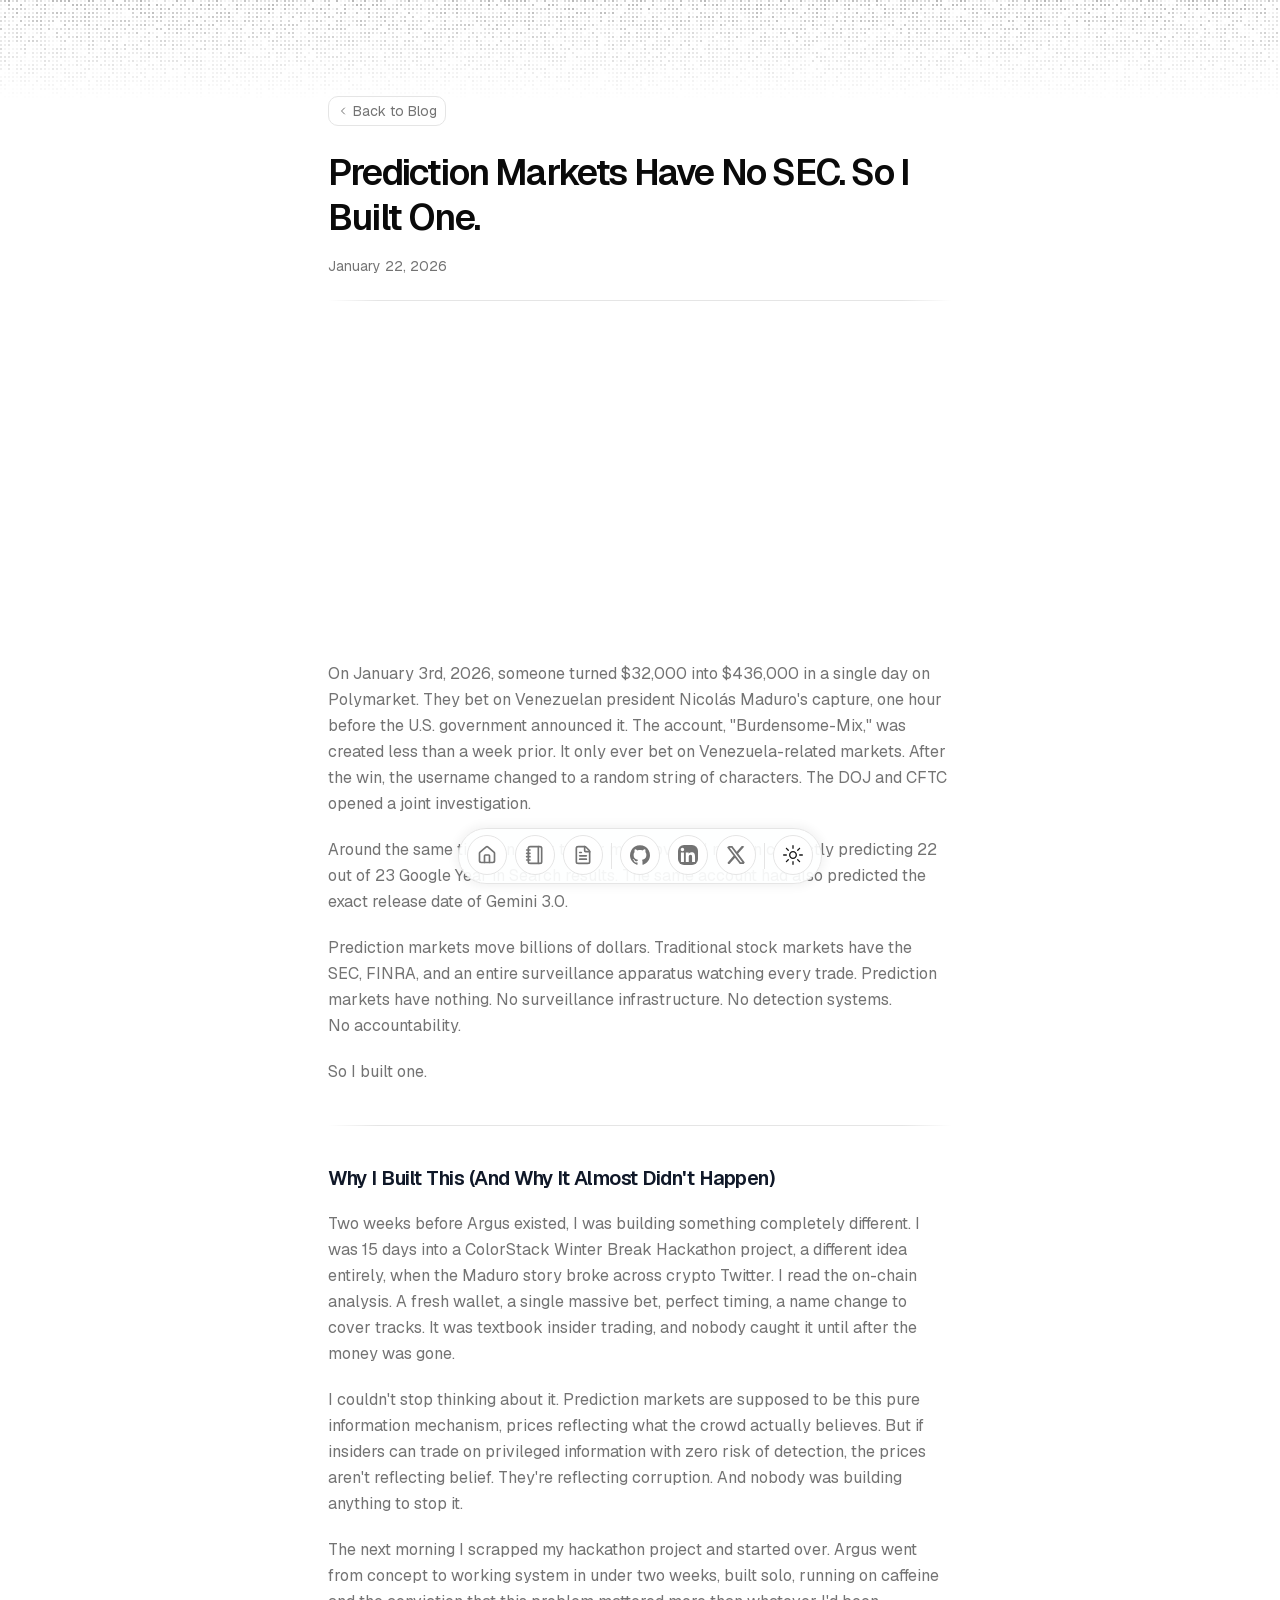
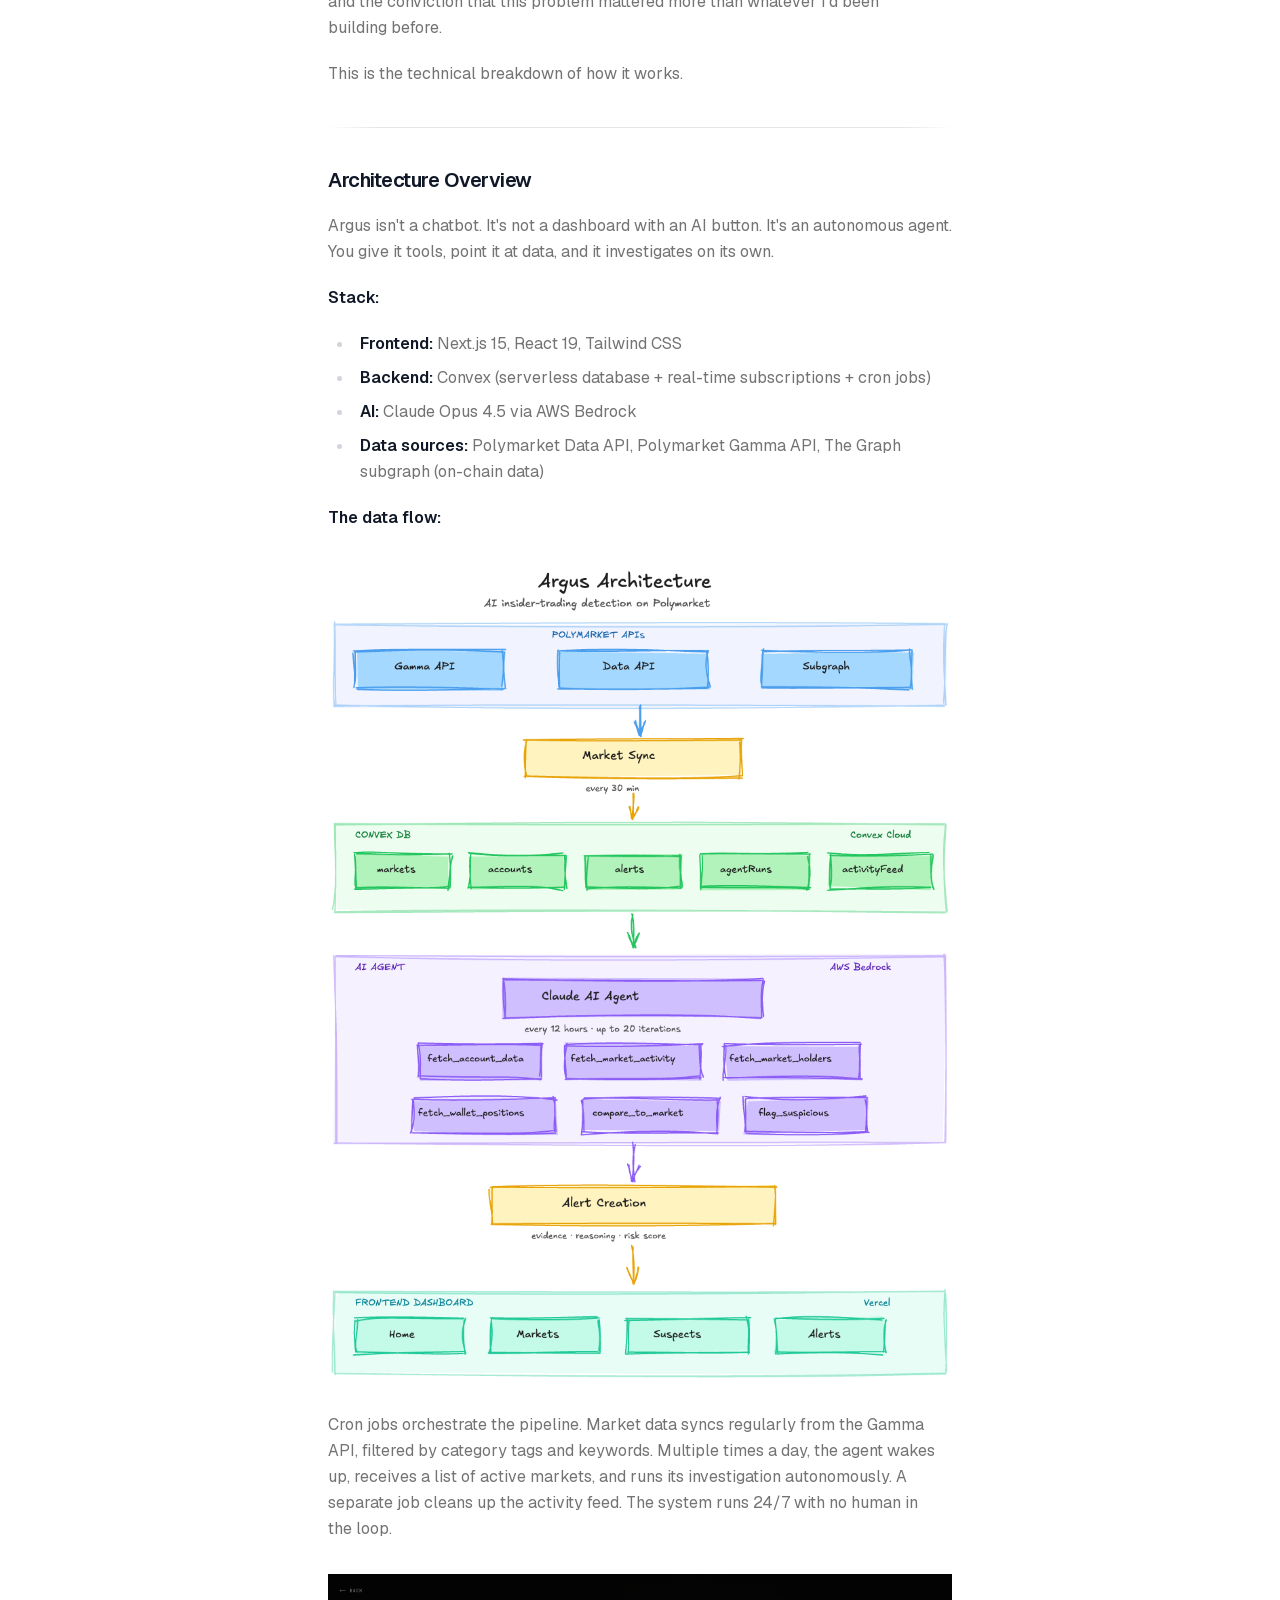
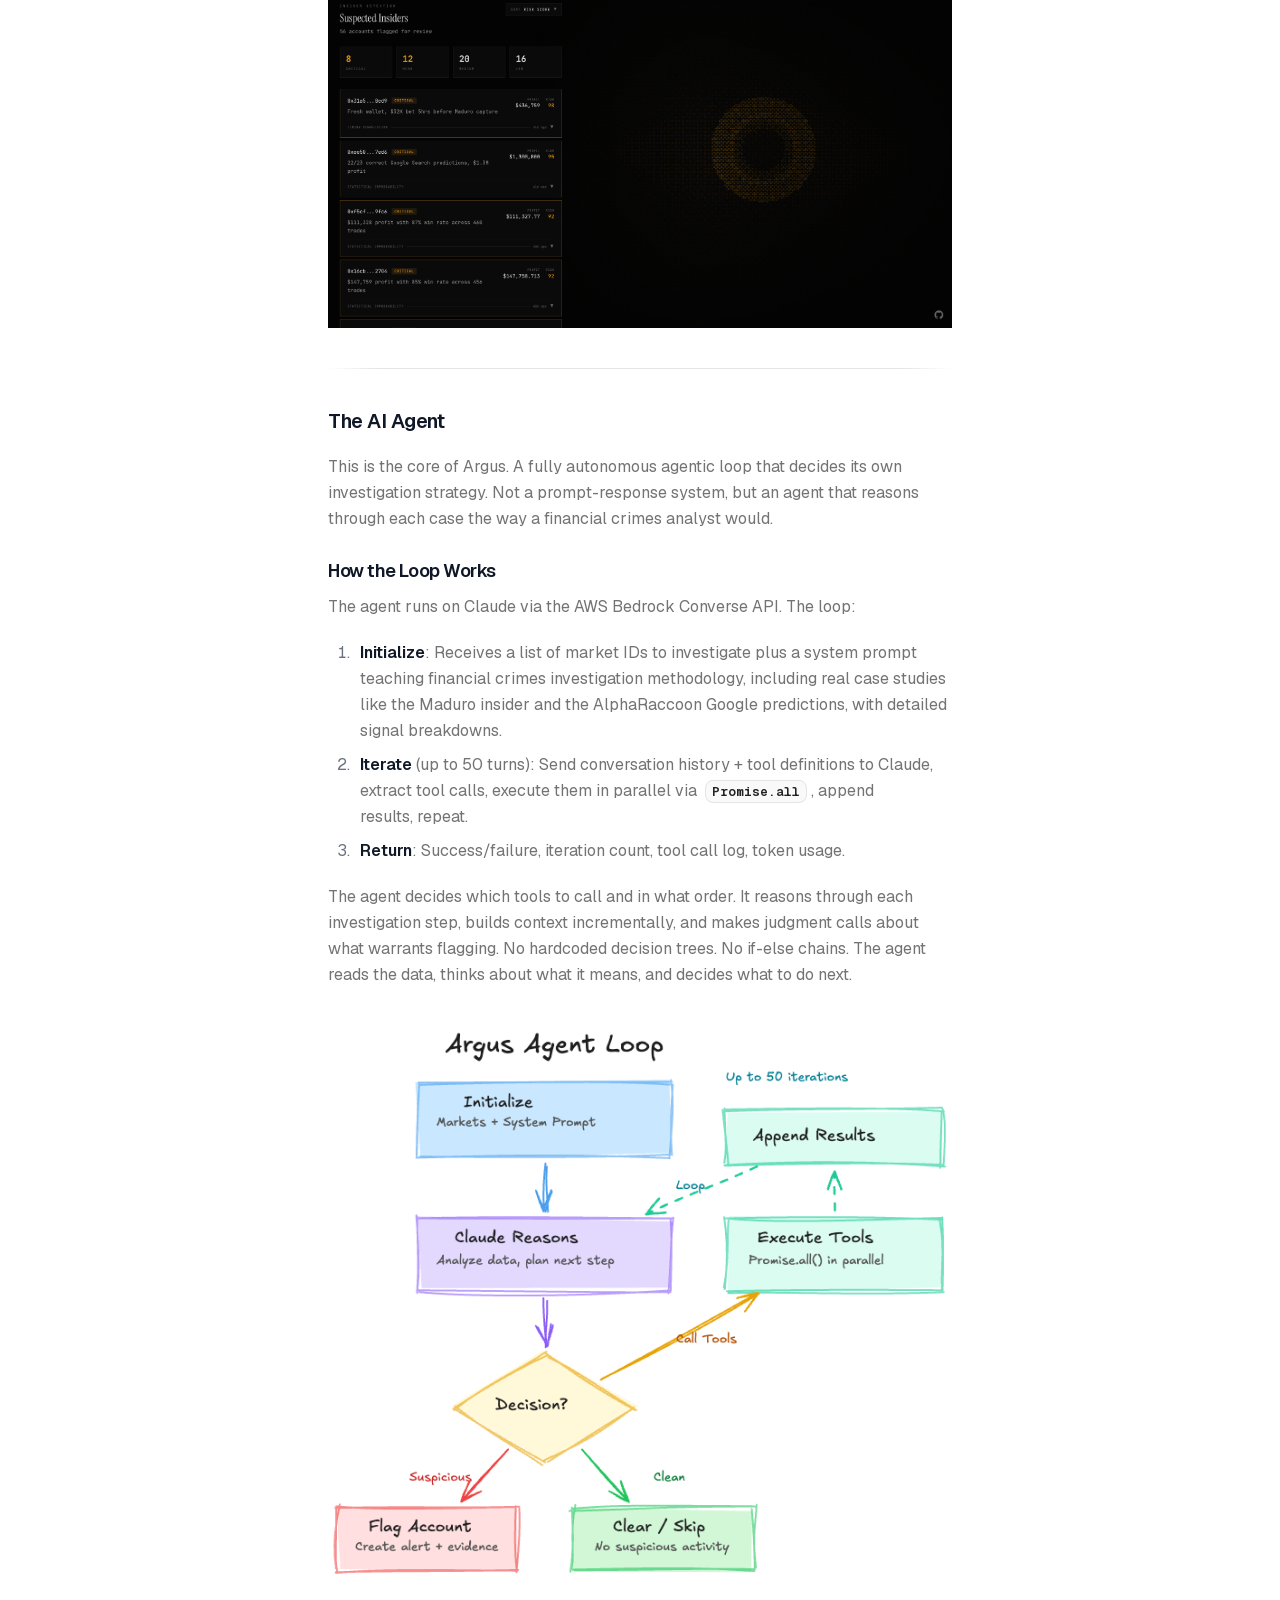
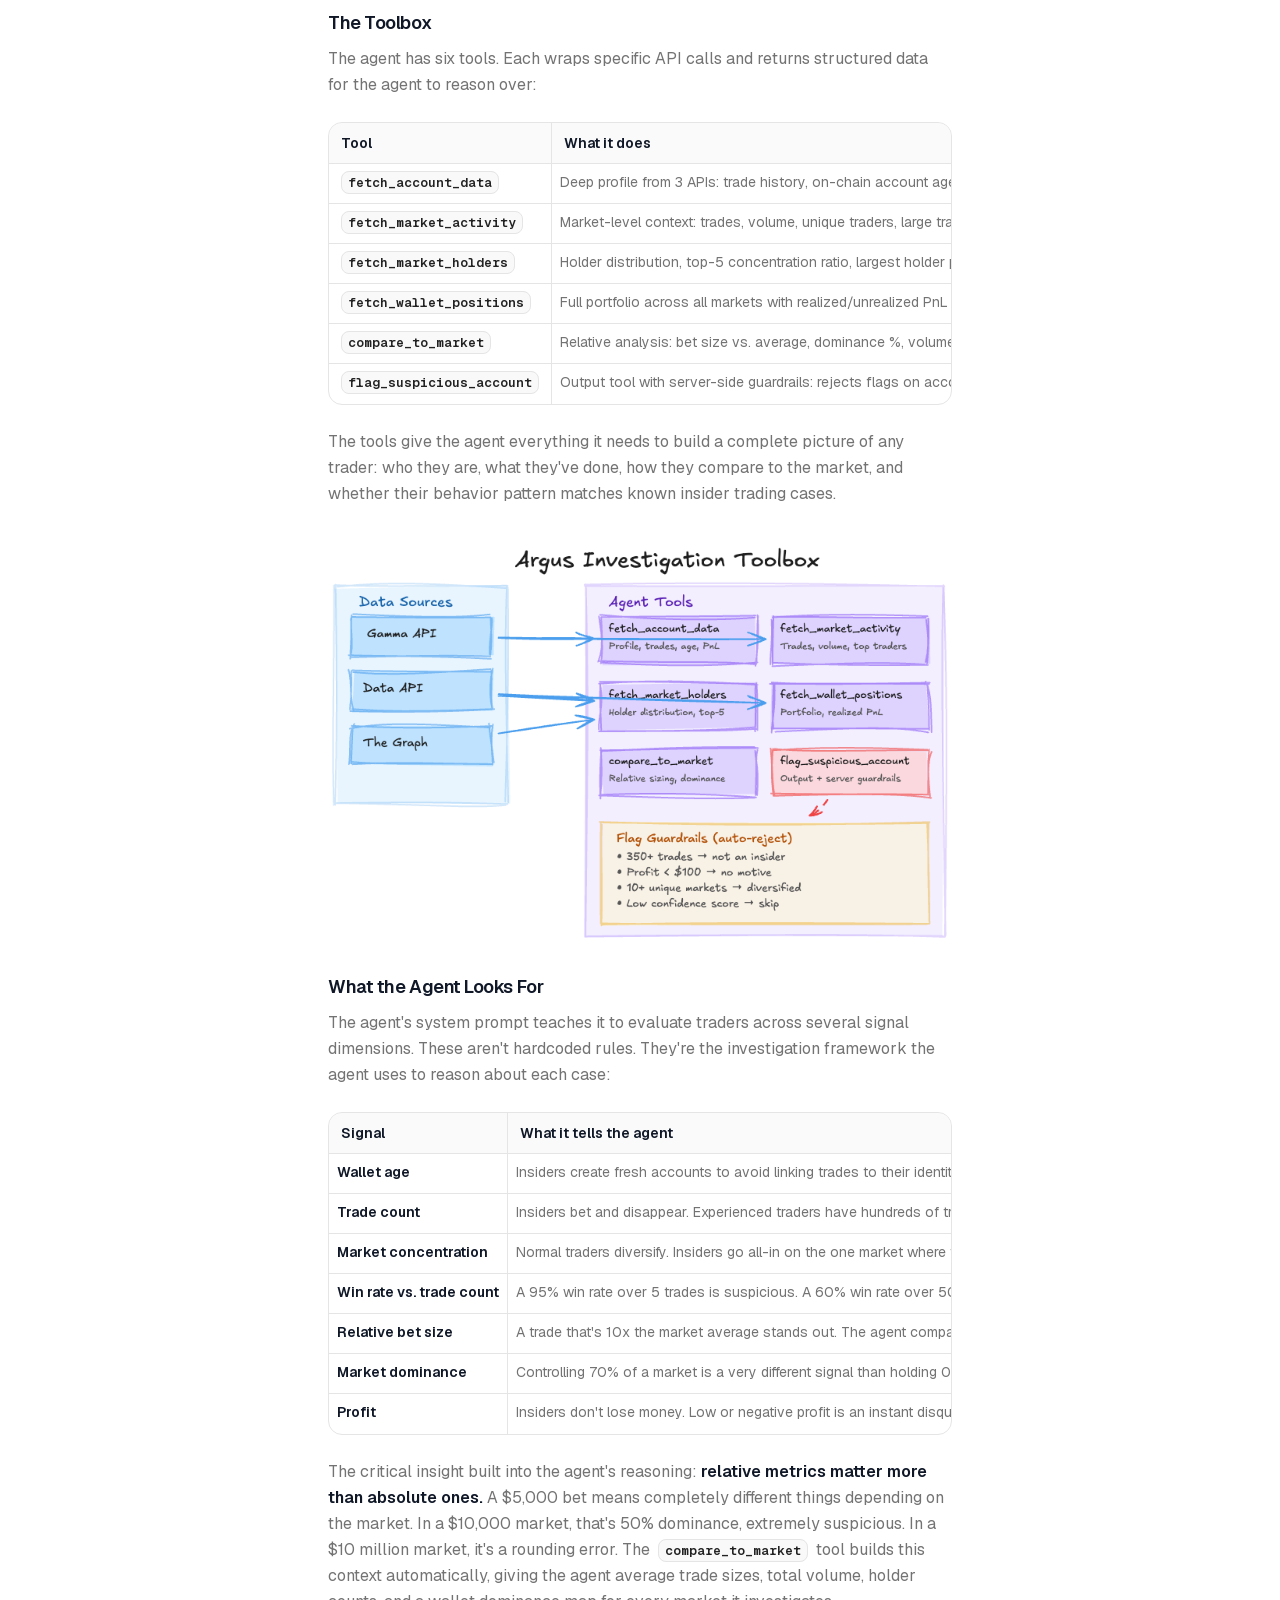
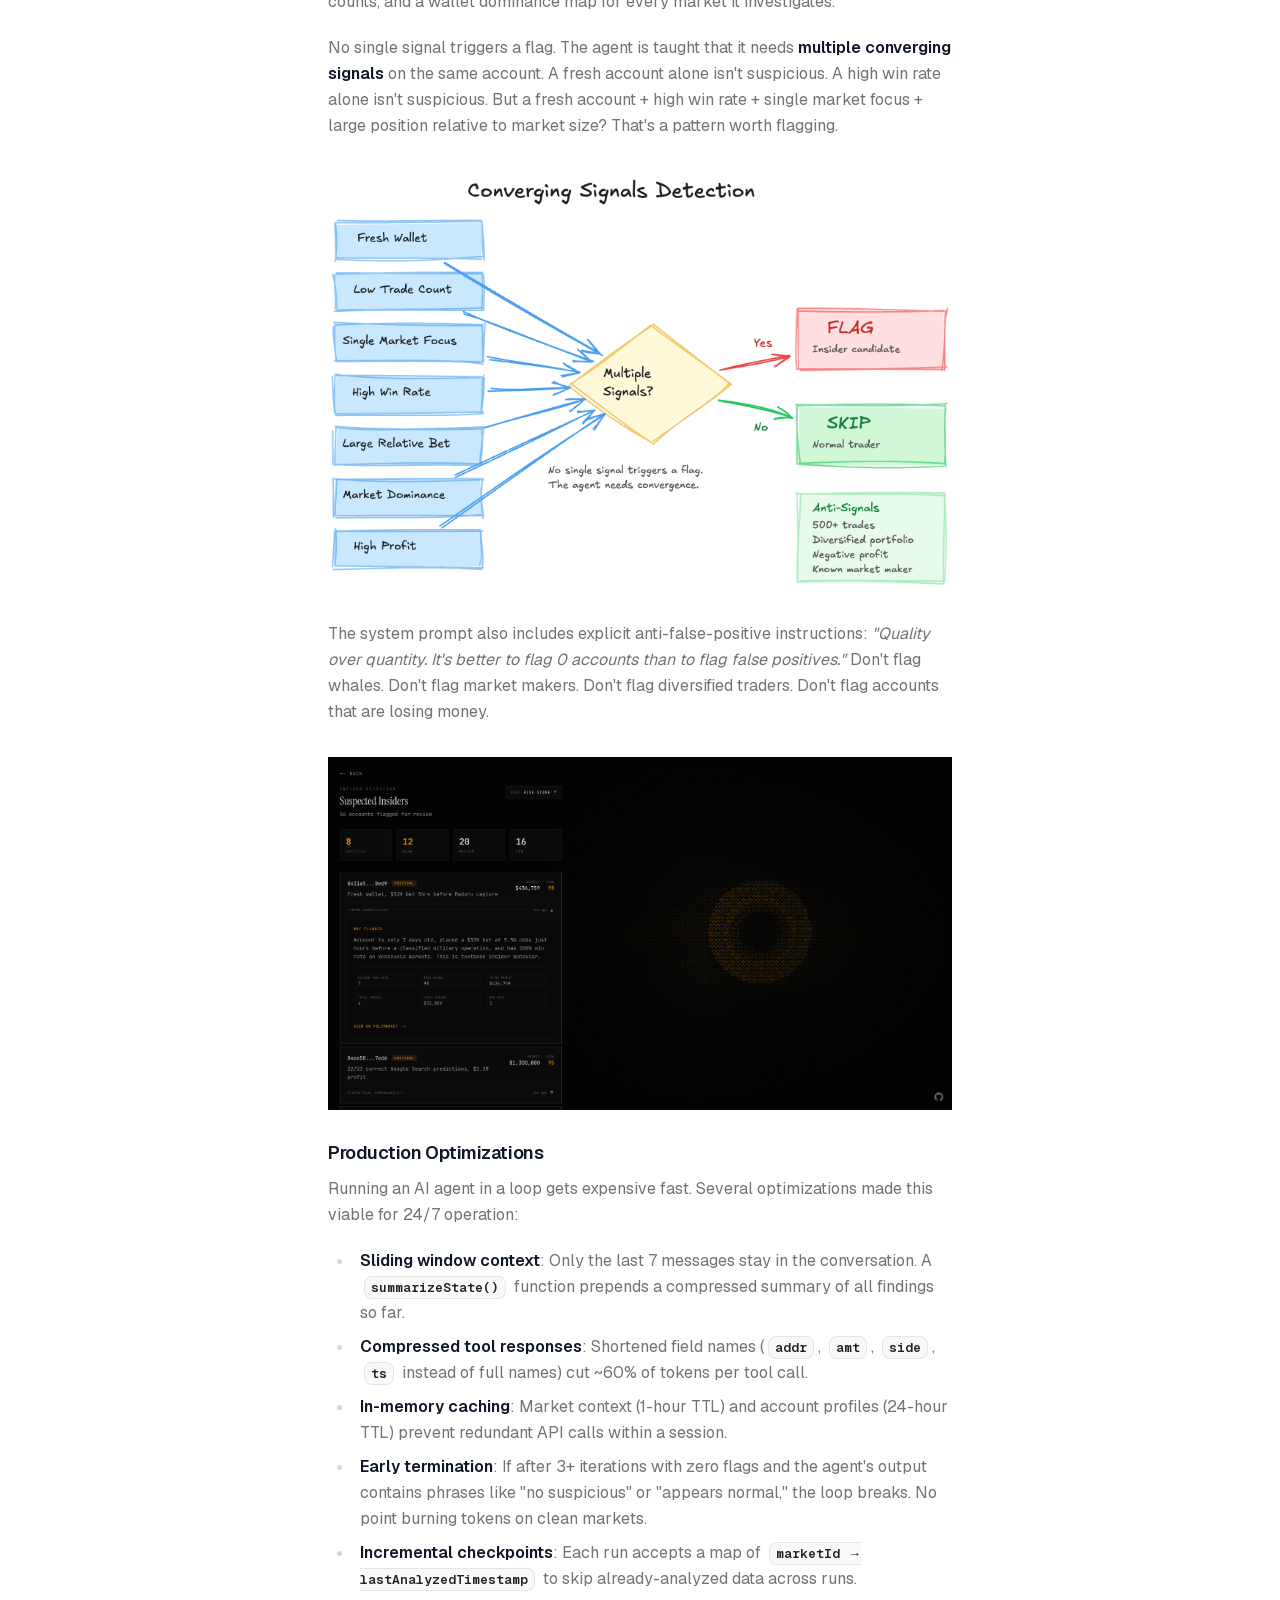
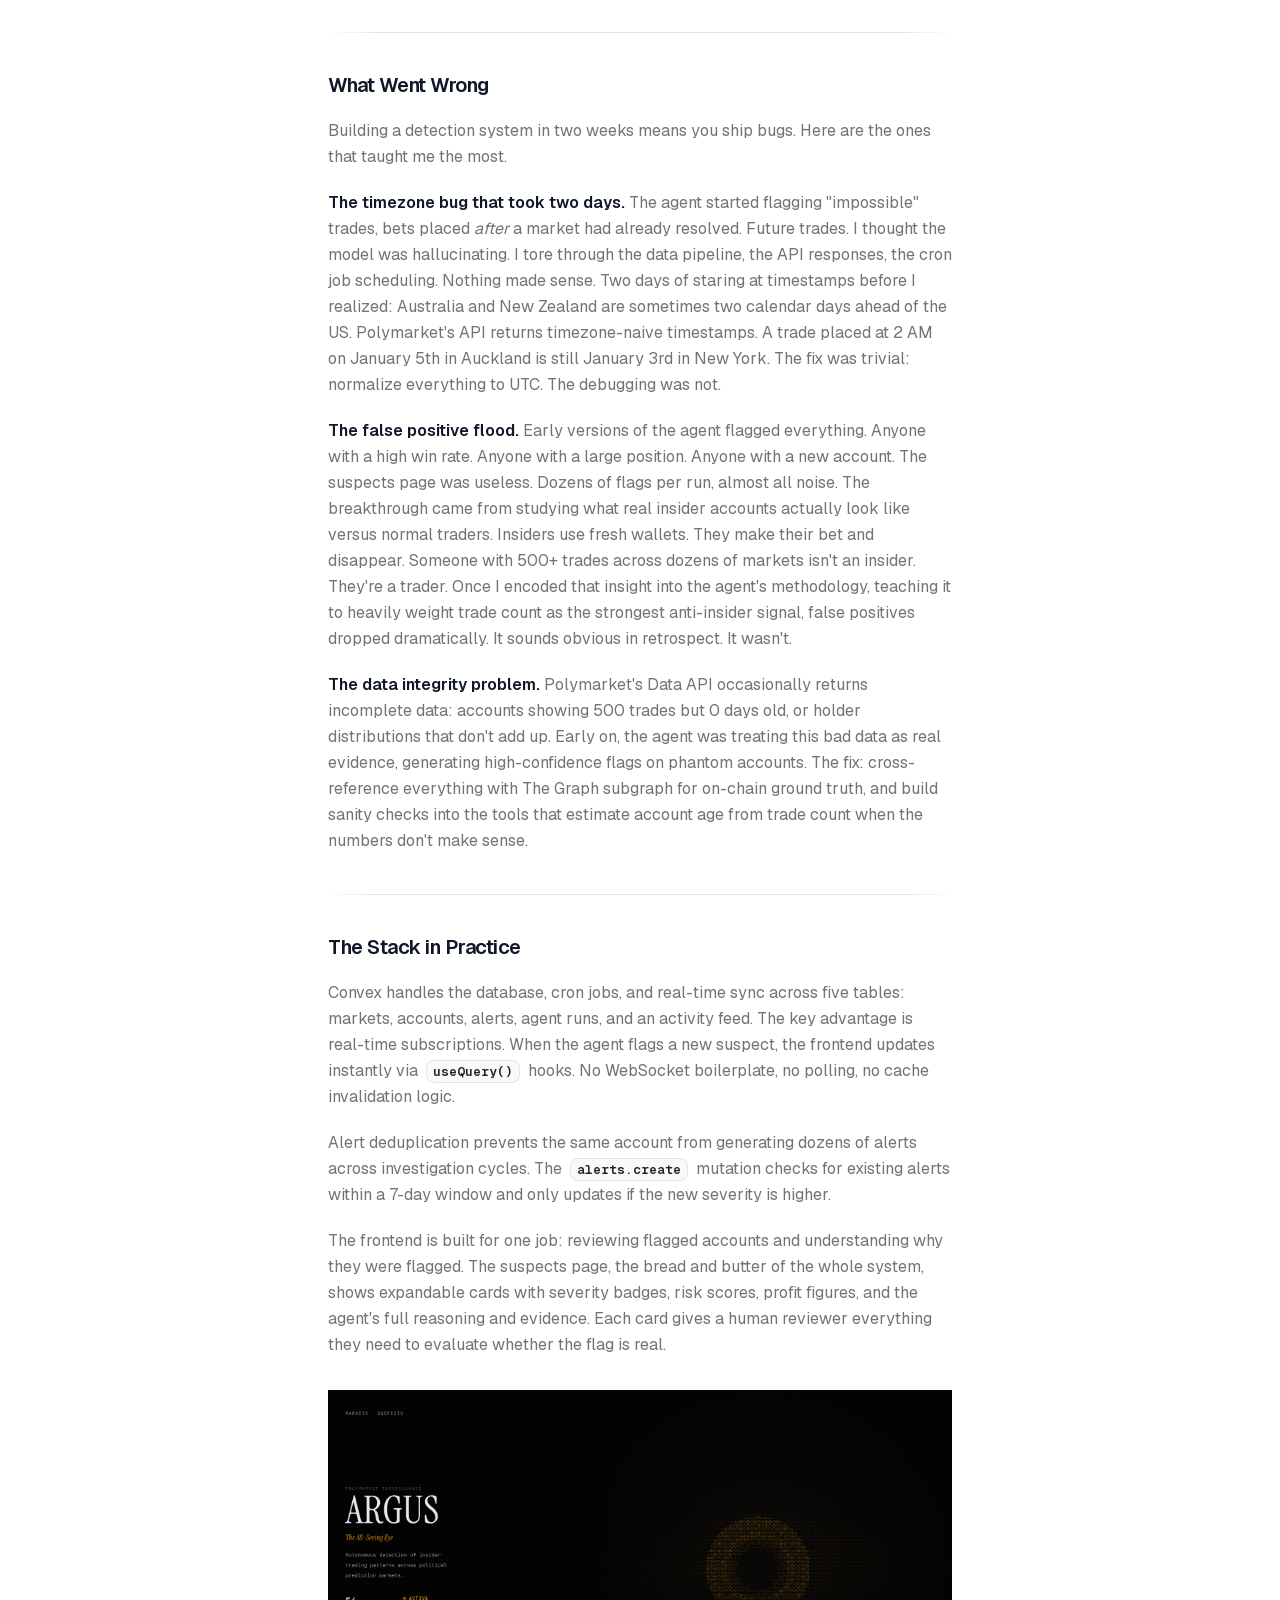
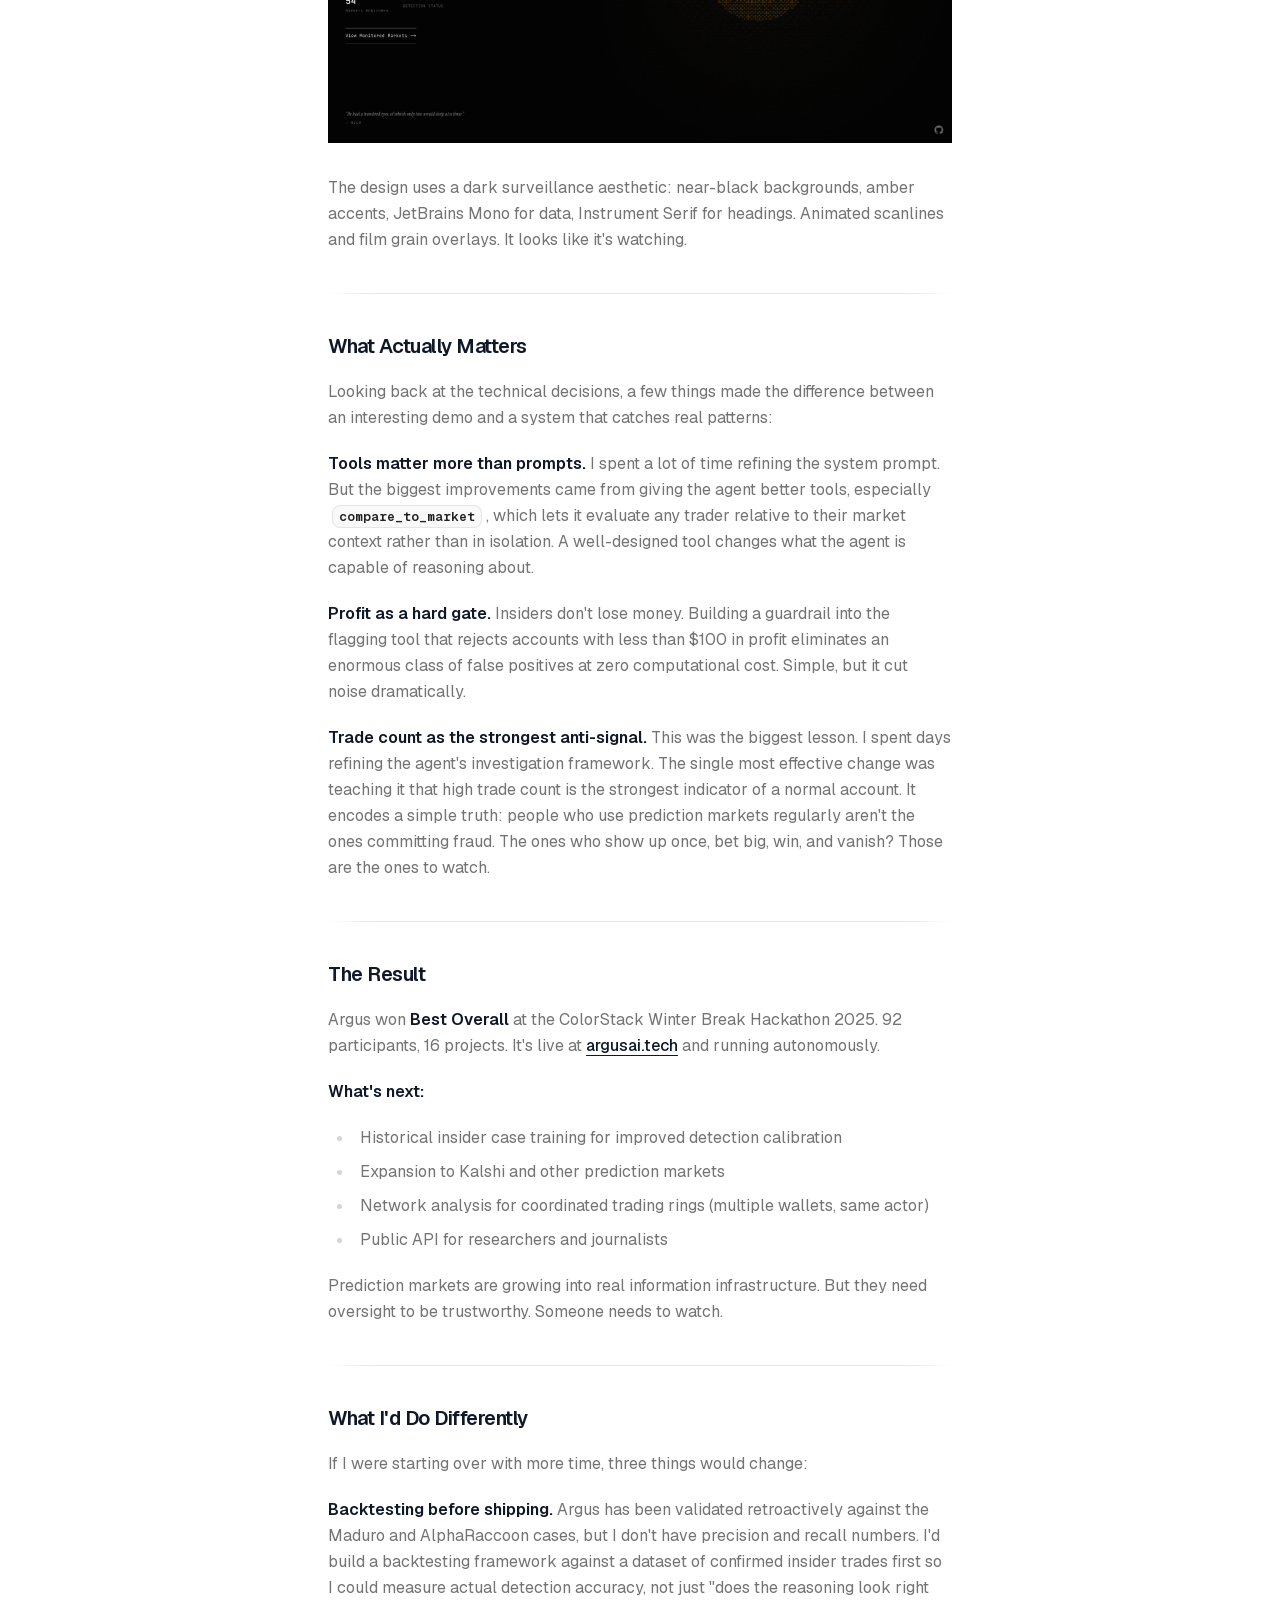
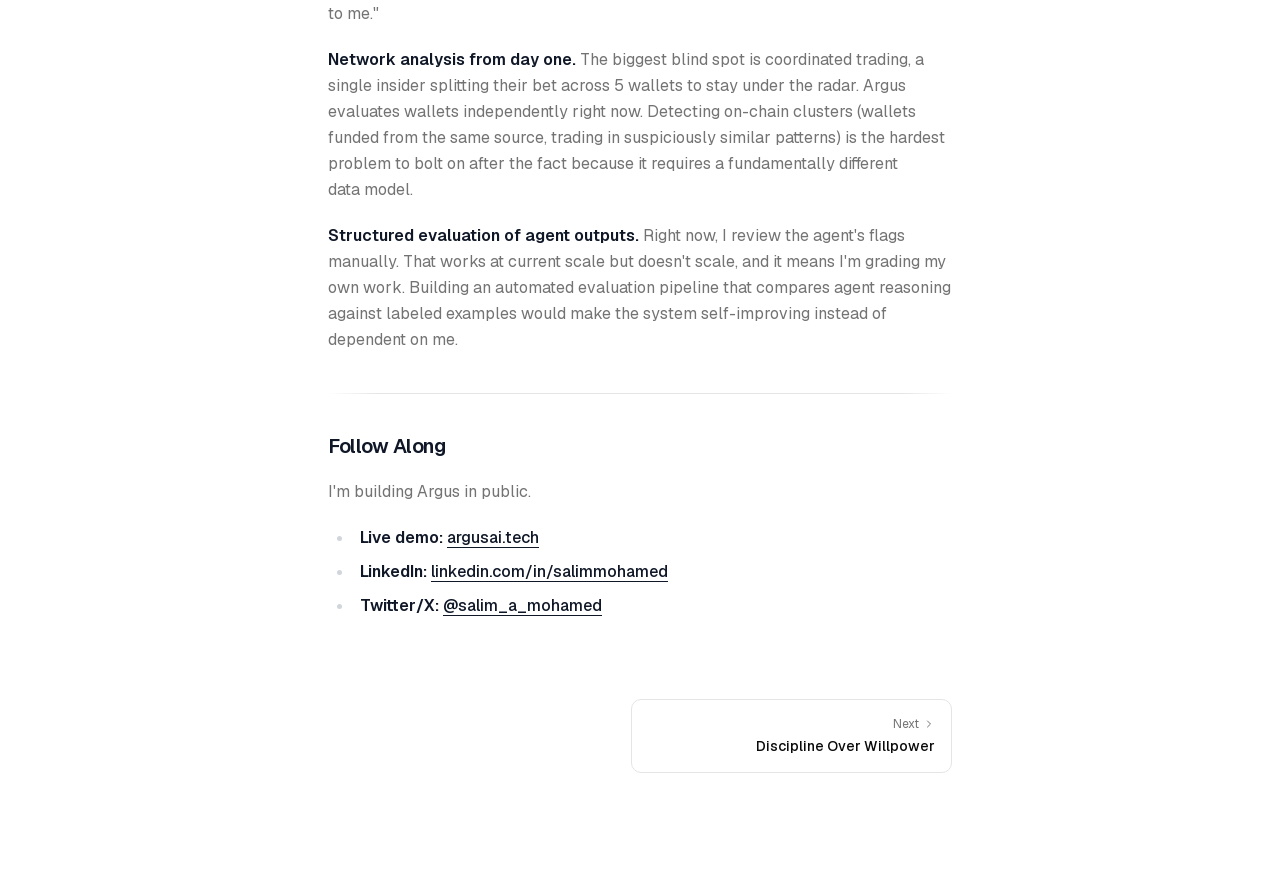
<file: blog/argus/index.html>
<!DOCTYPE html><!--yHGEP0vwJV_RVKZEvCjWE--><html lang="en"><head><meta charSet="utf-8"/><meta name="viewport" content="width=device-width, initial-scale=1"/><link rel="preload" href="/_next/static/media/797e433ab948586e-s.p.29207c2f.woff2" as="font" crossorigin="" type="font/woff2"/><link rel="preload" href="/_next/static/media/caa3a2e1cccd8315-s.p.3b6cae6d.woff2" as="font" crossorigin="" type="font/woff2"/><link rel="preload" href="/argus-architecture.png" as="image"/><link rel="preload" href="/argus-suspects.png" as="image"/><link rel="preload" href="/argus-agent-loop.png" as="image"/><link rel="preload" href="/argus-toolbox.png" as="image"/><link rel="preload" href="/argus-signals.png" as="image"/><link rel="preload" href="/argus-suspect-expanded.png" as="image"/><link rel="preload" href="/argus-home.png" as="image"/><link rel="stylesheet" href="/_next/static/chunks/4c486f12a15ea960.css" data-precedence="next"/><link rel="preload" as="script" fetchPriority="low" href="/_next/static/chunks/5f8fe1779d039fbc.js"/><script src="/_next/static/chunks/8f4176fbfef2be30.js" async=""></script><script src="/_next/static/chunks/daeb0c231b2fce1c.js" async=""></script><script src="/_next/static/chunks/f322d800278ea09f.js" async=""></script><script src="/_next/static/chunks/turbopack-19019f3e06a7b77a.js" async=""></script><script src="/_next/static/chunks/6a21297094e6a497.js" async=""></script><script src="/_next/static/chunks/fc717ff24ae232ab.js" async=""></script><script src="/_next/static/chunks/5c0843859f7a8e01.js" async=""></script><script src="/_next/static/chunks/aa8100d928005d19.js" async=""></script><script src="/_next/static/chunks/483a12865e0bba97.js" async=""></script><script src="/_next/static/chunks/1d3be43a6dda29b7.js" async=""></script><script src="/_next/static/chunks/1cf405c06dd20e56.js" async=""></script><script src="/_next/static/chunks/c3a80b40992f9af9.js" async=""></script><script src="/_next/static/chunks/1968f2b833f1175f.js" async=""></script><meta name="next-size-adjust" content=""/><title>Prediction Markets Have No SEC. So I Built One. | Salim Mohamed</title><meta name="description" content="I built an autonomous AI agent to detect insider trading on prediction markets. Technical breakdown of the architecture, agent loop, and what I learned shipping it in two weeks."/><link rel="manifest" href="/site.webmanifest"/><meta name="robots" content="index, follow"/><meta name="googlebot" content="index, follow, max-video-preview:-1, max-image-preview:large, max-snippet:-1"/><meta property="og:title" content="Prediction Markets Have No SEC. So I Built One."/><meta property="og:description" content="I built an autonomous AI agent to detect insider trading on prediction markets. Technical breakdown of the architecture, agent loop, and what I learned shipping it in two weeks."/><meta property="og:url" content="https://salimmohamed.github.io/blog/argus/"/><meta property="og:image:alt" content="Blog Post"/><meta property="og:image:type" content="image/png"/><meta property="og:image" content="https://salimmohamed.github.io/blog/argus/opengraph-image.png?706e084006a77b08"/><meta property="og:image:width" content="1200"/><meta property="og:image:height" content="630"/><meta property="og:type" content="article"/><meta property="article:published_time" content="2026-01-22"/><meta name="twitter:card" content="summary_large_image"/><meta name="twitter:title" content="Prediction Markets Have No SEC. So I Built One."/><meta name="twitter:description" content="I built an autonomous AI agent to detect insider trading on prediction markets. Technical breakdown of the architecture, agent loop, and what I learned shipping it in two weeks."/><meta name="twitter:image:alt" content="Blog Post"/><meta name="twitter:image:type" content="image/png"/><meta name="twitter:image" content="https://salimmohamed.github.io/blog/argus/opengraph-image.png?706e084006a77b08"/><meta name="twitter:image:width" content="1200"/><meta name="twitter:image:height" content="630"/><link rel="icon" href="/favicon.ico?favicon.bda4d57d.ico" sizes="48x48" type="image/x-icon"/><link rel="icon" href="/icon.png?icon.f6a9f7d6.png" sizes="512x512" type="image/png"/><link rel="apple-touch-icon" href="/apple-icon.png?apple-icon.ce78c426.png" sizes="180x180" type="image/png"/><script src="/_next/static/chunks/a6dad97d9634a72d.js" noModule=""></script></head><body class="min-h-screen bg-background font-sans antialiased relative geist_a4f9adef-module__rTGU2W__variable geist_mono_f41124e8-module__uIW-CG__variable"><div hidden=""><!--$--><!--/$--></div><script>((a,b,c,d,e,f,g,h)=>{let i=document.documentElement,j=["light","dark"];function k(b){var c;(Array.isArray(a)?a:[a]).forEach(a=>{let c="class"===a,d=c&&f?e.map(a=>f[a]||a):e;c?(i.classList.remove(...d),i.classList.add(f&&f[b]?f[b]:b)):i.setAttribute(a,b)}),c=b,h&&j.includes(c)&&(i.style.colorScheme=c)}if(d)k(d);else try{let a=localStorage.getItem(b)||c,d=g&&"system"===a?window.matchMedia("(prefers-color-scheme: dark)").matches?"dark":"light":a;k(d)}catch(a){}})("class","theme","light",null,["light","dark"],null,true,true)</script><div class="absolute inset-0 top-0 left-0 right-0 h-[100px] overflow-hidden z-0"><div class="h-full w-full" style="mask-image:linear-gradient(to bottom, black, transparent);-webkit-mask-image:linear-gradient(to bottom, black, transparent)"><canvas class="pointer-events-none" style="width:0;height:0"></canvas></div></div><div class="relative z-10 max-w-2xl mx-auto py-12 pb-24 sm:py-24 px-6"><section id="blog"><script type="application/ld+json">{"@context":"https://schema.org","@type":"BlogPosting","headline":"Prediction Markets Have No SEC. So I Built One.","datePublished":"2026-01-22","dateModified":"2026-01-22","description":"I built an autonomous AI agent to detect insider trading on prediction markets. Technical breakdown of the architecture, agent loop, and what I learned shipping it in two weeks.","image":"https://salimmohamed.github.io/blog/argus/opengraph-image.png","url":"https://salimmohamed.github.io/blog/argus","author":{"@type":"Person","name":"Salim Mohamed"}}</script><div class="flex justify-start gap-4 items-center"><a class="text-sm text-muted-foreground hover:text-foreground transition-colors border border-border rounded-lg px-2 py-1 inline-flex items-center gap-1 mb-6 group" aria-label="Back to Blog" href="/blog/"><svg xmlns="http://www.w3.org/2000/svg" width="24" height="24" viewBox="0 0 24 24" fill="none" stroke="currentColor" stroke-width="2" stroke-linecap="round" stroke-linejoin="round" class="lucide lucide-chevron-left size-3 group-hover:-translate-x-px transition-transform" aria-hidden="true"><path d="m15 18-6-6 6-6"></path></svg>Back to Blog</a></div><div class="flex flex-col gap-4"><h1 class="title font-semibold text-3xl md:text-4xl tracking-tighter leading-tight">Prediction Markets Have No SEC. So I Built One.</h1><p class="text-sm text-muted-foreground">January 22, 2026</p></div><div class="my-6 flex w-full items-center"><div class="flex-1 h-px bg-border" style="mask-image:linear-gradient(90deg, transparent, black 8%, black 92%, transparent);-webkit-mask-image:linear-gradient(90deg, transparent, black 8%, black 92%, transparent)"></div></div><article class="prose max-w-full text-pretty font-sans leading-relaxed text-muted-foreground dark:prose-invert"><video src="/argus-promo.mp4" autoPlay="" muted="" loop="" playsInline="" style="width:100%;border-radius:0.5rem;margin-bottom:1.5rem"></video>
<p>On January 3rd, 2026, someone turned $32,000 into $436,000 in a single day on Polymarket. They bet on Venezuelan president Nicolás Maduro&#x27;s capture, one hour before the U.S. government announced it. The account, &quot;Burdensome-Mix,&quot; was created less than a week prior. It only ever bet on Venezuela-related markets. After the win, the username changed to a random string of characters. The DOJ and CFTC opened a joint investigation.</p>
<p>Around the same time, another trader made over $1 million correctly predicting 22 out of 23 Google Year in Search results. The same account had also predicted the exact release date of Gemini 3.0.</p>
<p>Prediction markets move billions of dollars. Traditional stock markets have the SEC, FINRA, and an entire surveillance apparatus watching every trade. Prediction markets have nothing. No surveillance infrastructure. No detection systems. No accountability.</p>
<p>So I built one.</p>
<div class="my-10 flex w-full items-center"><div class="flex-1 h-px bg-border" style="mask-image:linear-gradient(90deg, transparent, black 8%, black 92%, transparent);-webkit-mask-image:linear-gradient(90deg, transparent, black 8%, black 92%, transparent)"></div></div>
<h2>Why I Built This (And Why It Almost Didn&#x27;t Happen)</h2>
<p>Two weeks before Argus existed, I was building something completely different. I was 15 days into a ColorStack Winter Break Hackathon project, a different idea entirely, when the Maduro story broke across crypto Twitter. I read the on-chain analysis. A fresh wallet, a single massive bet, perfect timing, a name change to cover tracks. It was textbook insider trading, and nobody caught it until after the money was gone.</p>
<p>I couldn&#x27;t stop thinking about it. Prediction markets are supposed to be this pure information mechanism, prices reflecting what the crowd actually believes. But if insiders can trade on privileged information with zero risk of detection, the prices aren&#x27;t reflecting belief. They&#x27;re reflecting corruption. And nobody was building anything to stop it.</p>
<p>The next morning I scrapped my hackathon project and started over. Argus went from concept to working system in under two weeks, built solo, running on caffeine and the conviction that this problem mattered more than whatever I&#x27;d been building before.</p>
<p>This is the technical breakdown of how it works.</p>
<div class="my-10 flex w-full items-center"><div class="flex-1 h-px bg-border" style="mask-image:linear-gradient(90deg, transparent, black 8%, black 92%, transparent);-webkit-mask-image:linear-gradient(90deg, transparent, black 8%, black 92%, transparent)"></div></div>
<h2>Architecture Overview</h2>
<p>Argus isn&#x27;t a chatbot. It&#x27;s not a dashboard with an AI button. It&#x27;s an autonomous agent. You give it tools, point it at data, and it investigates on its own.</p>
<p><strong>Stack:</strong></p>
<ul>
<li><strong>Frontend:</strong> Next.js 15, React 19, Tailwind CSS</li>
<li><strong>Backend:</strong> Convex (serverless database + real-time subscriptions + cron jobs)</li>
<li><strong>AI:</strong> Claude Opus 4.5 via AWS Bedrock</li>
<li><strong>Data sources:</strong> Polymarket Data API, Polymarket Gamma API, The Graph subgraph (on-chain data)</li>
</ul>
<p><strong>The data flow:</strong></p>
<p><img src="/argus-architecture.png" alt="Architecture Overview"/></p>
<p>Cron jobs orchestrate the pipeline. Market data syncs regularly from the Gamma API, filtered by category tags and keywords. Multiple times a day, the agent wakes up, receives a list of active markets, and runs its investigation autonomously. A separate job cleans up the activity feed. The system runs 24/7 with no human in the loop.</p>
<p><img src="/argus-suspects.png" alt="Suspects Page"/></p>
<div class="my-10 flex w-full items-center"><div class="flex-1 h-px bg-border" style="mask-image:linear-gradient(90deg, transparent, black 8%, black 92%, transparent);-webkit-mask-image:linear-gradient(90deg, transparent, black 8%, black 92%, transparent)"></div></div>
<h2>The AI Agent</h2>
<p>This is the core of Argus. A fully autonomous agentic loop that decides its own investigation strategy. Not a prompt-response system, but an agent that reasons through each case the way a financial crimes analyst would.</p>
<h3>How the Loop Works</h3>
<p>The agent runs on Claude via the AWS Bedrock Converse API. The loop:</p>
<ol>
<li><strong>Initialize</strong>: Receives a list of market IDs to investigate plus a system prompt teaching financial crimes investigation methodology, including real case studies like the Maduro insider and the AlphaRaccoon Google predictions, with detailed signal breakdowns.</li>
<li><strong>Iterate</strong> (up to 50 turns): Send conversation history + tool definitions to Claude, extract tool calls, execute them in parallel via <code class="px-1.5 py-0.5 rounded-md bg-muted/60 dark:bg-muted/40 text-sm font-mono text-foreground/90">Promise.all</code>, append results, repeat.</li>
<li><strong>Return</strong>: Success/failure, iteration count, tool call log, token usage.</li>
</ol>
<p>The agent decides which tools to call and in what order. It reasons through each investigation step, builds context incrementally, and makes judgment calls about what warrants flagging. No hardcoded decision trees. No if-else chains. The agent reads the data, thinks about what it means, and decides what to do next.</p>
<p><img src="/argus-agent-loop.png" alt="Agent Loop"/></p>
<h3>The Toolbox</h3>
<p>The agent has six tools. Each wraps specific API calls and returns structured data for the agent to reason over:</p>
<div class="my-6 border border-border rounded-xl overflow-hidden"><div class="w-full overflow-x-auto"><table class="m-0! w-full min-w-full border-separate border-spacing-0"><thead><tr><th>Tool</th><th>What it does</th></tr></thead><tbody><tr><td><code class="px-1.5 py-0.5 rounded-md bg-muted/60 dark:bg-muted/40 text-sm font-mono text-foreground/90">fetch_account_data</code></td><td>Deep profile from 3 APIs: trade history, on-chain account age, name change detection (regex for hex strings/UUIDs), win rate, PnL breakdown, trades near resolution times</td></tr><tr><td><code class="px-1.5 py-0.5 rounded-md bg-muted/60 dark:bg-muted/40 text-sm font-mono text-foreground/90">fetch_market_activity</code></td><td>Market-level context: trades, volume, unique traders, large trade count (&gt;$5K), average trade size, top 10 traders</td></tr><tr><td><code class="px-1.5 py-0.5 rounded-md bg-muted/60 dark:bg-muted/40 text-sm font-mono text-foreground/90">fetch_market_holders</code></td><td>Holder distribution, top-5 concentration ratio, largest holder percentage</td></tr><tr><td><code class="px-1.5 py-0.5 rounded-md bg-muted/60 dark:bg-muted/40 text-sm font-mono text-foreground/90">fetch_wallet_positions</code></td><td>Full portfolio across all markets with realized/unrealized PnL and largest position</td></tr><tr><td><code class="px-1.5 py-0.5 rounded-md bg-muted/60 dark:bg-muted/40 text-sm font-mono text-foreground/90">compare_to_market</code></td><td>Relative analysis: bet size vs. average, dominance %, volume percentile, whale/dominant/top-trader flags</td></tr><tr><td><code class="px-1.5 py-0.5 rounded-md bg-muted/60 dark:bg-muted/40 text-sm font-mono text-foreground/90">flag_suspicious_account</code></td><td>Output tool with server-side guardrails: rejects flags on accounts with 350+ trades, profit under $100, 10+ unique markets, or low confidence scores</td></tr></tbody></table></div></div>
<p>The tools give the agent everything it needs to build a complete picture of any trader: who they are, what they&#x27;ve done, how they compare to the market, and whether their behavior pattern matches known insider trading cases.</p>
<p><img src="/argus-toolbox.png" alt="Investigation Toolbox"/></p>
<h3>What the Agent Looks For</h3>
<p>The agent&#x27;s system prompt teaches it to evaluate traders across several signal dimensions. These aren&#x27;t hardcoded rules. They&#x27;re the investigation framework the agent uses to reason about each case:</p>
<div class="my-6 border border-border rounded-xl overflow-hidden"><div class="w-full overflow-x-auto"><table class="m-0! w-full min-w-full border-separate border-spacing-0"><thead><tr><th>Signal</th><th>What it tells the agent</th></tr></thead><tbody><tr><td><strong>Wallet age</strong></td><td>Insiders create fresh accounts to avoid linking trades to their identity</td></tr><tr><td><strong>Trade count</strong></td><td>Insiders bet and disappear. Experienced traders have hundreds of trades across many markets.</td></tr><tr><td><strong>Market concentration</strong></td><td>Normal traders diversify. Insiders go all-in on the one market where they have information.</td></tr><tr><td><strong>Win rate vs. trade count</strong></td><td>A 95% win rate over 5 trades is suspicious. A 60% win rate over 500 trades is a skilled trader.</td></tr><tr><td><strong>Relative bet size</strong></td><td>A trade that&#x27;s 10x the market average stands out. The agent compares every trade to its market context.</td></tr><tr><td><strong>Market dominance</strong></td><td>Controlling 70% of a market is a very different signal than holding 0.1%.</td></tr><tr><td><strong>Profit</strong></td><td>Insiders don&#x27;t lose money. Low or negative profit is an instant disqualifier.</td></tr></tbody></table></div></div>
<p>The critical insight built into the agent&#x27;s reasoning: <strong>relative metrics matter more than absolute ones.</strong> A $5,000 bet means completely different things depending on the market. In a $10,000 market, that&#x27;s 50% dominance, extremely suspicious. In a $10 million market, it&#x27;s a rounding error. The <code class="px-1.5 py-0.5 rounded-md bg-muted/60 dark:bg-muted/40 text-sm font-mono text-foreground/90">compare_to_market</code> tool builds this context automatically, giving the agent average trade sizes, total volume, holder counts, and a wallet dominance map for every market it investigates.</p>
<p>No single signal triggers a flag. The agent is taught that it needs <strong>multiple converging signals</strong> on the same account. A fresh account alone isn&#x27;t suspicious. A high win rate alone isn&#x27;t suspicious. But a fresh account + high win rate + single market focus + large position relative to market size? That&#x27;s a pattern worth flagging.</p>
<p><img src="/argus-signals.png" alt="Converging Signals"/></p>
<p>The system prompt also includes explicit anti-false-positive instructions: <em>&quot;Quality over quantity. It&#x27;s better to flag 0 accounts than to flag false positives.&quot;</em> Don&#x27;t flag whales. Don&#x27;t flag market makers. Don&#x27;t flag diversified traders. Don&#x27;t flag accounts that are losing money.</p>
<p><img src="/argus-suspect-expanded.png" alt="Suspect Card Detail"/></p>
<h3>Production Optimizations</h3>
<p>Running an AI agent in a loop gets expensive fast. Several optimizations made this viable for 24/7 operation:</p>
<ul>
<li><strong>Sliding window context</strong>: Only the last 7 messages stay in the conversation. A <code class="px-1.5 py-0.5 rounded-md bg-muted/60 dark:bg-muted/40 text-sm font-mono text-foreground/90">summarizeState()</code> function prepends a compressed summary of all findings so far.</li>
<li><strong>Compressed tool responses</strong>: Shortened field names (<code class="px-1.5 py-0.5 rounded-md bg-muted/60 dark:bg-muted/40 text-sm font-mono text-foreground/90">addr</code>, <code class="px-1.5 py-0.5 rounded-md bg-muted/60 dark:bg-muted/40 text-sm font-mono text-foreground/90">amt</code>, <code class="px-1.5 py-0.5 rounded-md bg-muted/60 dark:bg-muted/40 text-sm font-mono text-foreground/90">side</code>, <code class="px-1.5 py-0.5 rounded-md bg-muted/60 dark:bg-muted/40 text-sm font-mono text-foreground/90">ts</code> instead of full names) cut ~60% of tokens per tool call.</li>
<li><strong>In-memory caching</strong>: Market context (1-hour TTL) and account profiles (24-hour TTL) prevent redundant API calls within a session.</li>
<li><strong>Early termination</strong>: If after 3+ iterations with zero flags and the agent&#x27;s output contains phrases like &quot;no suspicious&quot; or &quot;appears normal,&quot; the loop breaks. No point burning tokens on clean markets.</li>
<li><strong>Incremental checkpoints</strong>: Each run accepts a map of <code class="px-1.5 py-0.5 rounded-md bg-muted/60 dark:bg-muted/40 text-sm font-mono text-foreground/90">marketId → lastAnalyzedTimestamp</code> to skip already-analyzed data across runs.</li>
</ul>
<div class="my-10 flex w-full items-center"><div class="flex-1 h-px bg-border" style="mask-image:linear-gradient(90deg, transparent, black 8%, black 92%, transparent);-webkit-mask-image:linear-gradient(90deg, transparent, black 8%, black 92%, transparent)"></div></div>
<h2>What Went Wrong</h2>
<p>Building a detection system in two weeks means you ship bugs. Here are the ones that taught me the most.</p>
<p><strong>The timezone bug that took two days.</strong> The agent started flagging &quot;impossible&quot; trades, bets placed <em>after</em> a market had already resolved. Future trades. I thought the model was hallucinating. I tore through the data pipeline, the API responses, the cron job scheduling. Nothing made sense. Two days of staring at timestamps before I realized: Australia and New Zealand are sometimes two calendar days ahead of the US. Polymarket&#x27;s API returns timezone-naive timestamps. A trade placed at 2 AM on January 5th in Auckland is still January 3rd in New York. The fix was trivial: normalize everything to UTC. The debugging was not.</p>
<p><strong>The false positive flood.</strong> Early versions of the agent flagged everything. Anyone with a high win rate. Anyone with a large position. Anyone with a new account. The suspects page was useless. Dozens of flags per run, almost all noise. The breakthrough came from studying what real insider accounts actually look like versus normal traders. Insiders use fresh wallets. They make their bet and disappear. Someone with 500+ trades across dozens of markets isn&#x27;t an insider. They&#x27;re a trader. Once I encoded that insight into the agent&#x27;s methodology, teaching it to heavily weight trade count as the strongest anti-insider signal, false positives dropped dramatically. It sounds obvious in retrospect. It wasn&#x27;t.</p>
<p><strong>The data integrity problem.</strong> Polymarket&#x27;s Data API occasionally returns incomplete data: accounts showing 500 trades but 0 days old, or holder distributions that don&#x27;t add up. Early on, the agent was treating this bad data as real evidence, generating high-confidence flags on phantom accounts. The fix: cross-reference everything with The Graph subgraph for on-chain ground truth, and build sanity checks into the tools that estimate account age from trade count when the numbers don&#x27;t make sense.</p>
<div class="my-10 flex w-full items-center"><div class="flex-1 h-px bg-border" style="mask-image:linear-gradient(90deg, transparent, black 8%, black 92%, transparent);-webkit-mask-image:linear-gradient(90deg, transparent, black 8%, black 92%, transparent)"></div></div>
<h2>The Stack in Practice</h2>
<p>Convex handles the database, cron jobs, and real-time sync across five tables: markets, accounts, alerts, agent runs, and an activity feed. The key advantage is real-time subscriptions. When the agent flags a new suspect, the frontend updates instantly via <code class="px-1.5 py-0.5 rounded-md bg-muted/60 dark:bg-muted/40 text-sm font-mono text-foreground/90">useQuery()</code> hooks. No WebSocket boilerplate, no polling, no cache invalidation logic.</p>
<p>Alert deduplication prevents the same account from generating dozens of alerts across investigation cycles. The <code class="px-1.5 py-0.5 rounded-md bg-muted/60 dark:bg-muted/40 text-sm font-mono text-foreground/90">alerts.create</code> mutation checks for existing alerts within a 7-day window and only updates if the new severity is higher.</p>
<p>The frontend is built for one job: reviewing flagged accounts and understanding why they were flagged. The suspects page, the bread and butter of the whole system, shows expandable cards with severity badges, risk scores, profit figures, and the agent&#x27;s full reasoning and evidence. Each card gives a human reviewer everything they need to evaluate whether the flag is real.</p>
<p><img src="/argus-home.png" alt="Home Page"/></p>
<p>The design uses a dark surveillance aesthetic: near-black backgrounds, amber accents, JetBrains Mono for data, Instrument Serif for headings. Animated scanlines and film grain overlays. It looks like it&#x27;s watching.</p>
<div class="my-10 flex w-full items-center"><div class="flex-1 h-px bg-border" style="mask-image:linear-gradient(90deg, transparent, black 8%, black 92%, transparent);-webkit-mask-image:linear-gradient(90deg, transparent, black 8%, black 92%, transparent)"></div></div>
<h2>What Actually Matters</h2>
<p>Looking back at the technical decisions, a few things made the difference between an interesting demo and a system that catches real patterns:</p>
<p><strong>Tools matter more than prompts.</strong> I spent a lot of time refining the system prompt. But the biggest improvements came from giving the agent better tools, especially <code class="px-1.5 py-0.5 rounded-md bg-muted/60 dark:bg-muted/40 text-sm font-mono text-foreground/90">compare_to_market</code>, which lets it evaluate any trader relative to their market context rather than in isolation. A well-designed tool changes what the agent is capable of reasoning about.</p>
<p><strong>Profit as a hard gate.</strong> Insiders don&#x27;t lose money. Building a guardrail into the flagging tool that rejects accounts with less than $100 in profit eliminates an enormous class of false positives at zero computational cost. Simple, but it cut noise dramatically.</p>
<p><strong>Trade count as the strongest anti-signal.</strong> This was the biggest lesson. I spent days refining the agent&#x27;s investigation framework. The single most effective change was teaching it that high trade count is the strongest indicator of a normal account. It encodes a simple truth: people who use prediction markets regularly aren&#x27;t the ones committing fraud. The ones who show up once, bet big, win, and vanish? Those are the ones to watch.</p>
<div class="my-10 flex w-full items-center"><div class="flex-1 h-px bg-border" style="mask-image:linear-gradient(90deg, transparent, black 8%, black 92%, transparent);-webkit-mask-image:linear-gradient(90deg, transparent, black 8%, black 92%, transparent)"></div></div>
<h2>The Result</h2>
<p>Argus won <strong>Best Overall</strong> at the ColorStack Winter Break Hackathon 2025. 92 participants, 16 projects. It&#x27;s live at <a href="https://argusai.tech">argusai.tech</a> and running autonomously.</p>
<p><strong>What&#x27;s next:</strong></p>
<ul>
<li>Historical insider case training for improved detection calibration</li>
<li>Expansion to Kalshi and other prediction markets</li>
<li>Network analysis for coordinated trading rings (multiple wallets, same actor)</li>
<li>Public API for researchers and journalists</li>
</ul>
<p>Prediction markets are growing into real information infrastructure. But they need oversight to be trustworthy. Someone needs to watch.</p>
<div class="my-10 flex w-full items-center"><div class="flex-1 h-px bg-border" style="mask-image:linear-gradient(90deg, transparent, black 8%, black 92%, transparent);-webkit-mask-image:linear-gradient(90deg, transparent, black 8%, black 92%, transparent)"></div></div>
<h2>What I&#x27;d Do Differently</h2>
<p>If I were starting over with more time, three things would change:</p>
<p><strong>Backtesting before shipping.</strong> Argus has been validated retroactively against the Maduro and AlphaRaccoon cases, but I don&#x27;t have precision and recall numbers. I&#x27;d build a backtesting framework against a dataset of confirmed insider trades first so I could measure actual detection accuracy, not just &quot;does the reasoning look right to me.&quot;</p>
<p><strong>Network analysis from day one.</strong> The biggest blind spot is coordinated trading, a single insider splitting their bet across 5 wallets to stay under the radar. Argus evaluates wallets independently right now. Detecting on-chain clusters (wallets funded from the same source, trading in suspiciously similar patterns) is the hardest problem to bolt on after the fact because it requires a fundamentally different data model.</p>
<p><strong>Structured evaluation of agent outputs.</strong> Right now, I review the agent&#x27;s flags manually. That works at current scale but doesn&#x27;t scale, and it means I&#x27;m grading my own work. Building an automated evaluation pipeline that compares agent reasoning against labeled examples would make the system self-improving instead of dependent on me.</p>
<div class="my-10 flex w-full items-center"><div class="flex-1 h-px bg-border" style="mask-image:linear-gradient(90deg, transparent, black 8%, black 92%, transparent);-webkit-mask-image:linear-gradient(90deg, transparent, black 8%, black 92%, transparent)"></div></div>
<h2>Follow Along</h2>
<p>I&#x27;m building Argus in public.</p>
<ul>
<li><strong>Live demo:</strong> <a href="https://argusai.tech">argusai.tech</a></li>
<li><strong>LinkedIn:</strong> <a href="https://linkedin.com/in/salimmohamed">linkedin.com/in/salimmohamed</a></li>
<li><strong>Twitter/X:</strong> <a href="https://twitter.com/salim_a_mohamed">@salim_a_mohamed</a></li>
</ul></article><nav class="mt-12 pt-8 max-w-2xl"><div class="flex flex-col sm:flex-row justify-between gap-4"><div class="hidden sm:block flex-1"></div><a class="group flex-1 flex flex-col gap-1 p-4 rounded-lg border border-border hover:bg-accent/50 transition-colors text-right" href="/blog/Updates/"><span class="flex items-center justify-end gap-1 text-xs text-muted-foreground">Next<svg xmlns="http://www.w3.org/2000/svg" width="24" height="24" viewBox="0 0 24 24" fill="none" stroke="currentColor" stroke-width="2" stroke-linecap="round" stroke-linejoin="round" class="lucide lucide-chevron-right size-3" aria-hidden="true"><path d="m9 18 6-6-6-6"></path></svg></span><span class="text-sm font-medium group-hover:text-foreground transition-colors whitespace-normal wrap-break-word">Discipline Over Willpower</span></a></div></nav></section><!--$--><!--/$--></div><div class="pointer-events-none fixed inset-x-0 bottom-4 z-30"><div class="items-end justify-center overflow-visible rounded-full z-50 pointer-events-auto relative h-14 p-2 w-fit mx-auto flex gap-2 border bg-card/90 backdrop-blur-3xl shadow-[0_0_10px_3px] shadow-primary/5"><a href="/" data-state="closed"><div class="relative flex aspect-square items-center justify-center shrink-0 rounded-3xl cursor-pointer size-full bg-background p-0 text-muted-foreground hover:text-foreground hover:bg-muted backdrop-blur-3xl border border-border transition-colors" style="width:40px;height:40px"><div class="flex items-center justify-center" style="width:20px;height:20px"><svg xmlns="http://www.w3.org/2000/svg" width="24" height="24" viewBox="0 0 24 24" fill="none" stroke="currentColor" stroke-width="2" stroke-linecap="round" stroke-linejoin="round" class="lucide lucide-house size-full rounded-sm overflow-hidden object-contain" aria-hidden="true"><path d="M15 21v-8a1 1 0 0 0-1-1h-4a1 1 0 0 0-1 1v8"></path><path d="M3 10a2 2 0 0 1 .709-1.528l7-6a2 2 0 0 1 2.582 0l7 6A2 2 0 0 1 21 10v9a2 2 0 0 1-2 2H5a2 2 0 0 1-2-2z"></path></svg></div></div></a><a href="/blog" data-state="closed"><div class="relative flex aspect-square items-center justify-center shrink-0 rounded-3xl cursor-pointer size-full bg-background p-0 text-muted-foreground hover:text-foreground hover:bg-muted backdrop-blur-3xl border border-border transition-colors" style="width:40px;height:40px"><div class="flex items-center justify-center" style="width:20px;height:20px"><svg xmlns="http://www.w3.org/2000/svg" width="24" height="24" viewBox="0 0 24 24" fill="none" stroke="currentColor" stroke-width="2" stroke-linecap="round" stroke-linejoin="round" class="lucide lucide-notebook size-full rounded-sm overflow-hidden object-contain" aria-hidden="true"><path d="M2 6h4"></path><path d="M2 10h4"></path><path d="M2 14h4"></path><path d="M2 18h4"></path><rect width="16" height="20" x="4" y="2" rx="2"></rect><path d="M16 2v20"></path></svg></div></div></a><a href="/Salim_Mohamed_Resume.pdf" target="_blank" rel="noopener noreferrer" data-state="closed"><div class="relative flex aspect-square items-center justify-center shrink-0 rounded-3xl cursor-pointer size-full bg-background p-0 text-muted-foreground hover:text-foreground hover:bg-muted backdrop-blur-3xl border border-border transition-colors" style="width:40px;height:40px"><div class="flex items-center justify-center" style="width:20px;height:20px"><svg xmlns="http://www.w3.org/2000/svg" width="24" height="24" viewBox="0 0 24 24" fill="none" stroke="currentColor" stroke-width="2" stroke-linecap="round" stroke-linejoin="round" class="lucide lucide-file-text size-full rounded-sm overflow-hidden object-contain" aria-hidden="true"><path d="M6 22a2 2 0 0 1-2-2V4a2 2 0 0 1 2-2h8a2.4 2.4 0 0 1 1.704.706l3.588 3.588A2.4 2.4 0 0 1 20 8v12a2 2 0 0 1-2 2z"></path><path d="M14 2v5a1 1 0 0 0 1 1h5"></path><path d="M10 9H8"></path><path d="M16 13H8"></path><path d="M16 17H8"></path></svg></div></div></a><div data-orientation="vertical" role="none" class="shrink-0 h-2/3 m-auto w-px bg-border"></div><a href="https://github.com/salimmohamed" target="_blank" rel="noopener noreferrer" data-state="closed"><div class="relative flex aspect-square items-center justify-center shrink-0 rounded-3xl cursor-pointer size-full bg-background p-0 text-muted-foreground hover:text-foreground hover:bg-muted backdrop-blur-3xl border border-border transition-colors" style="width:40px;height:40px"><div class="flex items-center justify-center" style="width:20px;height:20px"><svg viewBox="0 0 438.549 438.549" xmlns="http://www.w3.org/2000/svg" role="img" class="size-full rounded-sm overflow-hidden object-contain"><title>GitHub</title><path fill="currentColor" d="M409.132 114.573c-19.608-33.596-46.205-60.194-79.798-79.8-33.598-19.607-70.277-29.408-110.063-29.408-39.781 0-76.472 9.804-110.063 29.408-33.596 19.605-60.192 46.204-79.8 79.8C9.803 148.168 0 184.854 0 224.63c0 47.78 13.94 90.745 41.827 128.906 27.884 38.164 63.906 64.572 108.063 79.227 5.14.954 8.945.283 11.419-1.996 2.475-2.282 3.711-5.14 3.711-8.562 0-.571-.049-5.708-.144-15.417a2549.81 2549.81 0 01-.144-25.406l-6.567 1.136c-4.187.767-9.469 1.092-15.846 1-6.374-.089-12.991-.757-19.842-1.999-6.854-1.231-13.229-4.086-19.13-8.559-5.898-4.473-10.085-10.328-12.56-17.556l-2.855-6.57c-1.903-4.374-4.899-9.233-8.992-14.559-4.093-5.331-8.232-8.945-12.419-10.848l-1.999-1.431c-1.332-.951-2.568-2.098-3.711-3.429-1.142-1.331-1.997-2.663-2.568-3.997-.572-1.335-.098-2.43 1.427-3.289 1.525-.859 4.281-1.276 8.28-1.276l5.708.853c3.807.763 8.516 3.042 14.133 6.851 5.614 3.806 10.229 8.754 13.846 14.842 4.38 7.806 9.657 13.754 15.846 17.847 6.184 4.093 12.419 6.136 18.699 6.136 6.28 0 11.704-.476 16.274-1.423 4.565-.952 8.848-2.383 12.847-4.285 1.713-12.758 6.377-22.559 13.988-29.41-10.848-1.14-20.601-2.857-29.264-5.14-8.658-2.286-17.605-5.996-26.835-11.14-9.235-5.137-16.896-11.516-22.985-19.126-6.09-7.614-11.088-17.61-14.987-29.979-3.901-12.374-5.852-26.648-5.852-42.826 0-23.035 7.52-42.637 22.557-58.817-7.044-17.318-6.379-36.732 1.997-58.24 5.52-1.715 13.706-.428 24.554 3.853 10.85 4.283 18.794 7.952 23.84 10.994 5.046 3.041 9.089 5.618 12.135 7.708 17.705-4.947 35.976-7.421 54.818-7.421s37.117 2.474 54.823 7.421l10.849-6.849c7.419-4.57 16.18-8.758 26.262-12.565 10.088-3.805 17.802-4.853 23.134-3.138 8.562 21.509 9.325 40.922 2.279 58.24 15.036 16.18 22.559 35.787 22.559 58.817 0 16.178-1.958 30.497-5.853 42.966-3.9 12.471-8.941 22.457-15.125 29.979-6.191 7.521-13.901 13.85-23.131 18.986-9.232 5.14-18.182 8.85-26.84 11.136-8.662 2.286-18.415 4.004-29.263 5.146 9.894 8.562 14.842 22.077 14.842 40.539v60.237c0 3.422 1.19 6.279 3.572 8.562 2.379 2.279 6.136 2.95 11.276 1.995 44.163-14.653 80.185-41.062 108.068-79.226 27.88-38.161 41.825-81.126 41.825-128.906-.01-39.771-9.818-76.454-29.414-110.049z"></path></svg></div></div></a><a href="https://www.linkedin.com/in/salimamohamed/" target="_blank" rel="noopener noreferrer" data-state="closed"><div class="relative flex aspect-square items-center justify-center shrink-0 rounded-3xl cursor-pointer size-full bg-background p-0 text-muted-foreground hover:text-foreground hover:bg-muted backdrop-blur-3xl border border-border transition-colors" style="width:40px;height:40px"><div class="flex items-center justify-center" style="width:20px;height:20px"><svg viewBox="0 0 24 24" xmlns="http://www.w3.org/2000/svg" class="size-full rounded-sm overflow-hidden object-contain"><title>LinkedIn</title><path fill="currentColor" d="M20.447 20.452h-3.554v-5.569c0-1.328-.027-3.037-1.852-3.037-1.853 0-2.136 1.445-2.136 2.939v5.667H9.351V9h3.414v1.561h.046c.477-.9 1.637-1.85 3.37-1.85 3.601 0 4.267 2.37 4.267 5.455v6.286zM5.337 7.433c-1.144 0-2.063-.926-2.063-2.065 0-1.138.92-2.063 2.063-2.063 1.14 0 2.064.925 2.064 2.063 0 1.139-.925 2.065-2.064 2.065zm1.782 13.019H3.555V9h3.564v11.452zM22.225 0H1.771C.792 0 0 .774 0 1.729v20.542C0 23.227.792 24 1.771 24h20.451C23.2 24 24 23.227 24 22.271V1.729C24 .774 23.2 0 22.222 0h.003z"></path></svg></div></div></a><a href="https://x.com/salim_a_mohamed" target="_blank" rel="noopener noreferrer" data-state="closed"><div class="relative flex aspect-square items-center justify-center shrink-0 rounded-3xl cursor-pointer size-full bg-background p-0 text-muted-foreground hover:text-foreground hover:bg-muted backdrop-blur-3xl border border-border transition-colors" style="width:40px;height:40px"><div class="flex items-center justify-center" style="width:20px;height:20px"><svg viewBox="0 0 24 24" xmlns="http://www.w3.org/2000/svg" class="size-full rounded-sm overflow-hidden object-contain"><title>X</title><path fill="currentColor" d="M18.901 1.153h3.68l-8.04 9.19L24 22.846h-7.406l-5.8-7.584-6.638 7.584H.474l8.6-9.83L0 1.154h7.594l5.243 6.932ZM17.61 20.644h2.039L6.486 3.24H4.298Z"></path></svg></div></div></a><div data-orientation="vertical" role="none" class="shrink-0 h-2/3 m-auto w-px bg-border"></div><div class="relative flex aspect-square items-center justify-center shrink-0 rounded-3xl cursor-pointer size-full bg-background p-0 text-muted-foreground hover:text-foreground hover:bg-muted backdrop-blur-3xl border border-border transition-colors" style="width:40px;height:40px"><div class="flex items-center justify-center" style="width:20px;height:20px"><button class="inline-flex items-center justify-center whitespace-nowrap text-sm font-medium transition-colors focus-visible:outline-none focus-visible:ring-1 focus-visible:ring-ring disabled:pointer-events-none disabled:opacity-50 text-primary underline-offset-4 hover:underline rounded-full size-full cursor-pointer" type="button"><svg width="15" height="15" viewBox="0 0 15 15" fill="none" xmlns="http://www.w3.org/2000/svg" class="h-full w-full"><path d="M7.5 0C7.77614 0 8 0.223858 8 0.5V2.5C8 2.77614 7.77614 3 7.5 3C7.22386 3 7 2.77614 7 2.5V0.5C7 0.223858 7.22386 0 7.5 0ZM2.1967 2.1967C2.39196 2.00144 2.70854 2.00144 2.90381 2.1967L4.31802 3.61091C4.51328 3.80617 4.51328 4.12276 4.31802 4.31802C4.12276 4.51328 3.80617 4.51328 3.61091 4.31802L2.1967 2.90381C2.00144 2.70854 2.00144 2.39196 2.1967 2.1967ZM0.5 7C0.223858 7 0 7.22386 0 7.5C0 7.77614 0.223858 8 0.5 8H2.5C2.77614 8 3 7.77614 3 7.5C3 7.22386 2.77614 7 2.5 7H0.5ZM2.1967 12.8033C2.00144 12.608 2.00144 12.2915 2.1967 12.0962L3.61091 10.682C3.80617 10.4867 4.12276 10.4867 4.31802 10.682C4.51328 10.8772 4.51328 11.1938 4.31802 11.3891L2.90381 12.8033C2.70854 12.9986 2.39196 12.9986 2.1967 12.8033ZM12.5 7C12.2239 7 12 7.22386 12 7.5C12 7.77614 12.2239 8 12.5 8H14.5C14.7761 8 15 7.77614 15 7.5C15 7.22386 14.7761 7 14.5 7H12.5ZM10.682 4.31802C10.4867 4.12276 10.4867 3.80617 10.682 3.61091L12.0962 2.1967C12.2915 2.00144 12.608 2.00144 12.8033 2.1967C12.9986 2.39196 12.9986 2.70854 12.8033 2.90381L11.3891 4.31802C11.1938 4.51328 10.8772 4.51328 10.682 4.31802ZM8 12.5C8 12.2239 7.77614 12 7.5 12C7.22386 12 7 12.2239 7 12.5V14.5C7 14.7761 7.22386 15 7.5 15C7.77614 15 8 14.7761 8 14.5V12.5ZM10.682 10.682C10.8772 10.4867 11.1938 10.4867 11.3891 10.682L12.8033 12.0962C12.9986 12.2915 12.9986 12.608 12.8033 12.8033C12.608 12.9986 12.2915 12.9986 12.0962 12.8033L10.682 11.3891C10.4867 11.1938 10.4867 10.8772 10.682 10.682ZM5.5 7.5C5.5 6.39543 6.39543 5.5 7.5 5.5C8.60457 5.5 9.5 6.39543 9.5 7.5C9.5 8.60457 8.60457 9.5 7.5 9.5C6.39543 9.5 5.5 8.60457 5.5 7.5ZM7.5 4.5C5.84315 4.5 4.5 5.84315 4.5 7.5C4.5 9.15685 5.84315 10.5 7.5 10.5C9.15685 10.5 10.5 9.15685 10.5 7.5C10.5 5.84315 9.15685 4.5 7.5 4.5Z" fill="currentColor" fill-rule="evenodd" clip-rule="evenodd"></path></svg><svg width="15" height="15" viewBox="0 0 15 15" fill="none" xmlns="http://www.w3.org/2000/svg" class="hidden h-full w-full"><path d="M2.89998 0.499976C2.89998 0.279062 2.72089 0.0999756 2.49998 0.0999756C2.27906 0.0999756 2.09998 0.279062 2.09998 0.499976V1.09998H1.49998C1.27906 1.09998 1.09998 1.27906 1.09998 1.49998C1.09998 1.72089 1.27906 1.89998 1.49998 1.89998H2.09998V2.49998C2.09998 2.72089 2.27906 2.89998 2.49998 2.89998C2.72089 2.89998 2.89998 2.72089 2.89998 2.49998V1.89998H3.49998C3.72089 1.89998 3.89998 1.72089 3.89998 1.49998C3.89998 1.27906 3.72089 1.09998 3.49998 1.09998H2.89998V0.499976ZM5.89998 3.49998C5.89998 3.27906 5.72089 3.09998 5.49998 3.09998C5.27906 3.09998 5.09998 3.27906 5.09998 3.49998V4.09998H4.49998C4.27906 4.09998 4.09998 4.27906 4.09998 4.49998C4.09998 4.72089 4.27906 4.89998 4.49998 4.89998H5.09998V5.49998C5.09998 5.72089 5.27906 5.89998 5.49998 5.89998C5.72089 5.89998 5.89998 5.72089 5.89998 5.49998V4.89998H6.49998C6.72089 4.89998 6.89998 4.72089 6.89998 4.49998C6.89998 4.27906 6.72089 4.09998 6.49998 4.09998H5.89998V3.49998ZM1.89998 6.49998C1.89998 6.27906 1.72089 6.09998 1.49998 6.09998C1.27906 6.09998 1.09998 6.27906 1.09998 6.49998V7.09998H0.499976C0.279062 7.09998 0.0999756 7.27906 0.0999756 7.49998C0.0999756 7.72089 0.279062 7.89998 0.499976 7.89998H1.09998V8.49998C1.09998 8.72089 1.27906 8.89997 1.49998 8.89997C1.72089 8.89997 1.89998 8.72089 1.89998 8.49998V7.89998H2.49998C2.72089 7.89998 2.89998 7.72089 2.89998 7.49998C2.89998 7.27906 2.72089 7.09998 2.49998 7.09998H1.89998V6.49998ZM8.54406 0.98184L8.24618 0.941586C8.03275 0.917676 7.90692 1.1655 8.02936 1.34194C8.17013 1.54479 8.29981 1.75592 8.41754 1.97445C8.91878 2.90485 9.20322 3.96932 9.20322 5.10022C9.20322 8.37201 6.82247 11.0878 3.69887 11.6097C3.45736 11.65 3.20988 11.6772 2.96008 11.6906C2.74563 11.702 2.62729 11.9535 2.77721 12.1072C2.84551 12.1773 2.91535 12.2458 2.98667 12.3128L3.05883 12.3795L3.31883 12.6045L3.50684 12.7532L3.62796 12.8433L3.81491 12.9742L3.99079 13.089C4.11175 13.1651 4.23536 13.2375 4.36157 13.3059L4.62496 13.4412L4.88553 13.5607L5.18837 13.6828L5.43169 13.7686C5.56564 13.8128 5.70149 13.8529 5.83857 13.8885C5.94262 13.9155 6.04767 13.9401 6.15405 13.9622C6.27993 13.9883 6.40713 14.0109 6.53544 14.0298L6.85241 14.0685L7.11934 14.0892C7.24637 14.0965 7.37436 14.1002 7.50322 14.1002C11.1483 14.1002 14.1032 11.1453 14.1032 7.50023C14.1032 7.25044 14.0893 7.00389 14.0623 6.76131L14.0255 6.48407C13.991 6.26083 13.9453 6.04129 13.8891 5.82642C13.8213 5.56709 13.7382 5.31398 13.6409 5.06881L13.5279 4.80132L13.4507 4.63542L13.3766 4.48666C13.2178 4.17773 13.0353 3.88295 12.8312 3.60423L12.6782 3.40352L12.4793 3.16432L12.3157 2.98361L12.1961 2.85951L12.0355 2.70246L11.8134 2.50184L11.4925 2.24191L11.2483 2.06498L10.9562 1.87446L10.6346 1.68894L10.3073 1.52378L10.1938 1.47176L9.95488 1.3706L9.67791 1.2669L9.42566 1.1846L9.10075 1.09489L8.83599 1.03486L8.54406 0.98184ZM10.4032 5.30023C10.4032 4.27588 10.2002 3.29829 9.83244 2.40604C11.7623 3.28995 13.1032 5.23862 13.1032 7.50023C13.1032 10.593 10.596 13.1002 7.50322 13.1002C6.63646 13.1002 5.81597 12.9036 5.08355 12.5522C6.5419 12.0941 7.81081 11.2082 8.74322 10.0416C8.87963 10.2284 9.10028 10.3497 9.34928 10.3497C9.76349 10.3497 10.0993 10.0139 10.0993 9.59971C10.0993 9.24256 9.84965 8.94373 9.51535 8.86816C9.57741 8.75165 9.63653 8.63334 9.6926 8.51332C9.88358 8.63163 10.1088 8.69993 10.35 8.69993C11.0403 8.69993 11.6 8.14028 11.6 7.44993C11.6 6.75976 11.0406 6.20024 10.3505 6.19993C10.3853 5.90487 10.4032 5.60464 10.4032 5.30023Z" fill="currentColor" fill-rule="evenodd" clip-rule="evenodd"></path></svg></button></div></div></div></div><script src="/_next/static/chunks/5f8fe1779d039fbc.js" id="_R_" async=""></script><script>(self.__next_f=self.__next_f||[]).push([0])</script><script>self.__next_f.push([1,"1:\"$Sreact.fragment\"\n2:I[27423,[\"/_next/static/chunks/6a21297094e6a497.js\",\"/_next/static/chunks/fc717ff24ae232ab.js\",\"/_next/static/chunks/5c0843859f7a8e01.js\",\"/_next/static/chunks/aa8100d928005d19.js\"],\"ThemeProvider\"]\n3:I[46798,[\"/_next/static/chunks/6a21297094e6a497.js\",\"/_next/static/chunks/fc717ff24ae232ab.js\",\"/_next/static/chunks/5c0843859f7a8e01.js\",\"/_next/static/chunks/aa8100d928005d19.js\"],\"TooltipProvider\"]\n4:I[66171,[\"/_next/static/chunks/6a21297094e6a497.js\",\"/_next/static/chunks/fc717ff24ae232ab.js\",\"/_next/static/chunks/5c0843859f7a8e01.js\",\"/_next/static/chunks/aa8100d928005d19.js\"],\"FlickeringGrid\"]\n5:I[92337,[\"/_next/static/chunks/483a12865e0bba97.js\",\"/_next/static/chunks/1d3be43a6dda29b7.js\"],\"default\"]\n6:I[64226,[\"/_next/static/chunks/483a12865e0bba97.js\",\"/_next/static/chunks/1d3be43a6dda29b7.js\"],\"default\"]\n7:I[8331,[\"/_next/static/chunks/6a21297094e6a497.js\",\"/_next/static/chunks/fc717ff24ae232ab.js\",\"/_next/static/chunks/5c0843859f7a8e01.js\",\"/_next/static/chunks/aa8100d928005d19.js\",\"/_next/static/chunks/1cf405c06dd20e56.js\",\"/_next/static/chunks/c3a80b40992f9af9.js\",\"/_next/static/chunks/1968f2b833f1175f.js\"],\"\"]\n8:I[72504,[\"/_next/static/chunks/6a21297094e6a497.js\",\"/_next/static/chunks/fc717ff24ae232ab.js\",\"/_next/static/chunks/5c0843859f7a8e01.js\",\"/_next/static/chunks/aa8100d928005d19.js\"],\"Dock\"]\n9:I[46798,[\"/_next/static/chunks/6a21297094e6a497.js\",\"/_next/static/chunks/fc717ff24ae232ab.js\",\"/_next/static/chunks/5c0843859f7a8e01.js\",\"/_next/static/chunks/aa8100d928005d19.js\"],\"Tooltip\"]\na:I[46798,[\"/_next/static/chunks/6a21297094e6a497.js\",\"/_next/static/chunks/fc717ff24ae232ab.js\",\"/_next/static/chunks/5c0843859f7a8e01.js\",\"/_next/static/chunks/aa8100d928005d19.js\"],\"TooltipTrigger\"]\nb:I[72504,[\"/_next/static/chunks/6a21297094e6a497.js\",\"/_next/static/chunks/fc717ff24ae232ab.js\",\"/_next/static/chunks/5c0843859f7a8e01.js\",\"/_next/static/chunks/aa8100d928005d19.js\"],\"DockIcon\"]\n1a:I[54354,[],\"default\"]\n:HL[\"/_next/static/chunks/4c486f12a15ea960.css\",\"style\"]\n:HL[\"/_next/static/media/797e433ab948586e-s.p.29207c2f.woff2\",\"font\",{\"crossOrigin\":\"\",\"type\":\"font/woff2\"}]\n:HL[\"/_next/static/media/caa3a2e1cccd8315-s.p.3b6cae6d.woff2\",\"font\",{\"crossOrigin\":\"\",\"type\":\"font/woff2\"}]\n"])</script><script>self.__next_f.push([1,"0:{\"P\":null,\"b\":\"yHGEP0vwJV-RVKZEvCjWE\",\"c\":[\"\",\"blog\",\"argus\",\"\"],\"q\":\"\",\"i\":false,\"f\":[[[\"\",{\"children\":[\"blog\",{\"children\":[[\"slug\",\"argus\",\"d\"],{\"children\":[\"__PAGE__\",{}]}]}]},\"$undefined\",\"$undefined\",true],[[\"$\",\"$1\",\"c\",{\"children\":[[[\"$\",\"link\",\"0\",{\"rel\":\"stylesheet\",\"href\":\"/_next/static/chunks/4c486f12a15ea960.css\",\"precedence\":\"next\",\"crossOrigin\":\"$undefined\",\"nonce\":\"$undefined\"}],[\"$\",\"script\",\"script-0\",{\"src\":\"/_next/static/chunks/6a21297094e6a497.js\",\"async\":true,\"nonce\":\"$undefined\"}],[\"$\",\"script\",\"script-1\",{\"src\":\"/_next/static/chunks/fc717ff24ae232ab.js\",\"async\":true,\"nonce\":\"$undefined\"}],[\"$\",\"script\",\"script-2\",{\"src\":\"/_next/static/chunks/5c0843859f7a8e01.js\",\"async\":true,\"nonce\":\"$undefined\"}],[\"$\",\"script\",\"script-3\",{\"src\":\"/_next/static/chunks/aa8100d928005d19.js\",\"async\":true,\"nonce\":\"$undefined\"}]],[\"$\",\"html\",null,{\"lang\":\"en\",\"suppressHydrationWarning\":true,\"children\":[\"$\",\"body\",null,{\"className\":\"min-h-screen bg-background font-sans antialiased relative geist_a4f9adef-module__rTGU2W__variable geist_mono_f41124e8-module__uIW-CG__variable\",\"children\":[\"$\",\"$L2\",null,{\"attribute\":\"class\",\"defaultTheme\":\"light\",\"children\":[\"$\",\"$L3\",null,{\"delayDuration\":0,\"children\":[[\"$\",\"div\",null,{\"className\":\"absolute inset-0 top-0 left-0 right-0 h-[100px] overflow-hidden z-0\",\"children\":[\"$\",\"$L4\",null,{\"className\":\"h-full w-full\",\"squareSize\":2,\"gridGap\":2,\"style\":{\"maskImage\":\"linear-gradient(to bottom, black, transparent)\",\"WebkitMaskImage\":\"linear-gradient(to bottom, black, transparent)\"}}]}],[\"$\",\"div\",null,{\"className\":\"relative z-10 max-w-2xl mx-auto py-12 pb-24 sm:py-24 px-6\",\"children\":[\"$\",\"$L5\",null,{\"parallelRouterKey\":\"children\",\"error\":\"$undefined\",\"errorStyles\":\"$undefined\",\"errorScripts\":\"$undefined\",\"template\":[\"$\",\"$L6\",null,{}],\"templateStyles\":\"$undefined\",\"templateScripts\":\"$undefined\",\"notFound\":[[\"$\",\"div\",null,{\"className\":\"min-h-[calc(100vh-12rem)] flex flex-col\",\"children\":[\"$\",\"div\",null,{\"className\":\"flex-1 flex items-center justify-center p-8\",\"children\":[\"$\",\"div\",null,{\"className\":\"flex flex-col items-center text-center max-w-md relative\",\"children\":[[\"$\",\"h1\",null,{\"className\":\"text-[200px] font-semibold font-mono bg-linear-to-b from-primary/30 to-secondary/10 text-transparent bg-clip-text absolute -top-40 left-1/2 -translate-x-1/2 mask-[linear-gradient(to_bottom,black,black_20%,transparent_80%)] tracking-tighter uppercase [-webkit-text-stroke:3px_hsl(var(--primary)/0.6)]\",\"children\":\"404\"}],[\"$\",\"h2\",null,{\"className\":\"text-4xl tracking-tight font-semibold text-foreground mb-2\",\"children\":\"Page Not Found\"}],[\"$\",\"p\",null,{\"className\":\"text-muted-foreground mb-8 text-balance tracking-tight font-medium\",\"children\":\"The page you're looking for doesn't exist or may have been moved.\"}],[\"$\",\"div\",null,{\"className\":\"flex flex-col sm:flex-row gap-3\",\"children\":[\"$\",\"$L7\",null,{\"href\":\"/\",\"children\":[\"$\",\"button\",null,{\"className\":\"inline-flex items-center justify-center whitespace-nowrap rounded-md text-sm font-medium transition-colors focus-visible:outline-none focus-visible:ring-1 focus-visible:ring-ring disabled:pointer-events-none disabled:opacity-50 border border-input bg-background shadow-sm hover:bg-accent hover:text-accent-foreground h-9 px-4 py-2 gap-2 cursor-pointer\",\"ref\":\"$undefined\",\"children\":[[\"$\",\"svg\",null,{\"ref\":\"$undefined\",\"xmlns\":\"http://www.w3.org/2000/svg\",\"width\":24,\"height\":24,\"viewBox\":\"0 0 24 24\",\"fill\":\"none\",\"stroke\":\"currentColor\",\"strokeWidth\":2,\"strokeLinecap\":\"round\",\"strokeLinejoin\":\"round\",\"className\":\"lucide lucide-house h-4 w-4\",\"aria-hidden\":\"true\",\"children\":[[\"$\",\"path\",\"5wwlr5\",{\"d\":\"M15 21v-8a1 1 0 0 0-1-1h-4a1 1 0 0 0-1 1v8\"}],[\"$\",\"path\",\"r6nss1\",{\"d\":\"M3 10a2 2 0 0 1 .709-1.528l7-6a2 2 0 0 1 2.582 0l7 6A2 2 0 0 1 21 10v9a2 2 0 0 1-2 2H5a2 2 0 0 1-2-2z\"}],\"$undefined\"]}],\"Go to Home\"]}]}]}]]}]}]}],[]],\"forbidden\":\"$undefined\",\"unauthorized\":\"$undefined\"}]}],[\"$\",\"div\",null,{\"className\":\"pointer-events-none fixed inset-x-0 bottom-4 z-30\",\"children\":[\"$\",\"$L8\",null,{\"className\":\"z-50 pointer-events-auto relative h-14 p-2 w-fit mx-auto flex gap-2 border bg-card/90 backdrop-blur-3xl shadow-[0_0_10px_3px] shadow-primary/5\",\"children\":[[[\"$\",\"$L9\",\"/\",{\"children\":[[\"$\",\"$La\",null,{\"asChild\":true,\"children\":[\"$\",\"a\",null,{\"href\":\"/\",\"target\":\"$undefined\",\"rel\":\"$undefined\",\"children\":[\"$\",\"$Lb\",null,{\"className\":\"rounded-3xl cursor-pointer size-full bg-background p-0 text-muted-foreground hover:text-foreground hover:bg-muted backdrop-blur-3xl border border-border transition-colors\",\"children\":\"$Lc\"}]}]}],\"$Ld\"]}],\"$Le\",\"$Lf\"],\"$L10\",[\"$L11\",\"$L12\",\"$L13\"],\"$L14\",\"$L15\"]}]}]]}]}]}]}]]}],{\"children\":[\"$L16\",{\"children\":[\"$L17\",{\"children\":[\"$L18\",{},null,false,false]},null,false,false]},null,false,false]},null,false,false],\"$L19\",false]],\"m\":\"$undefined\",\"G\":[\"$1a\",[]],\"S\":true}\n"])</script><script>self.__next_f.push([1,"1b:I[46798,[\"/_next/static/chunks/6a21297094e6a497.js\",\"/_next/static/chunks/fc717ff24ae232ab.js\",\"/_next/static/chunks/5c0843859f7a8e01.js\",\"/_next/static/chunks/aa8100d928005d19.js\"],\"TooltipContent\"]\n1c:I[46798,[\"/_next/static/chunks/6a21297094e6a497.js\",\"/_next/static/chunks/fc717ff24ae232ab.js\",\"/_next/static/chunks/5c0843859f7a8e01.js\",\"/_next/static/chunks/aa8100d928005d19.js\"],\"TooltipArrow\"]\n1d:I[72436,[\"/_next/static/chunks/6a21297094e6a497.js\",\"/_next/static/chunks/fc717ff24ae232ab.js\",\"/_next/static/chunks/5c0843859f7a8e01.js\",\"/_next/static/chunks/aa8100d928005d19.js\"],\"Separator\"]\n1f:I[15022,[\"/_next/static/chunks/6a21297094e6a497.js\",\"/_next/static/chunks/fc717ff24ae232ab.js\",\"/_next/static/chunks/5c0843859f7a8e01.js\",\"/_next/static/chunks/aa8100d928005d19.js\"],\"ModeToggle\"]\n21:I[2718,[\"/_next/static/chunks/483a12865e0bba97.js\",\"/_next/static/chunks/1d3be43a6dda29b7.js\"],\"OutletBoundary\"]\n22:\"$Sreact.suspense\"\n24:I[2718,[\"/_next/static/chunks/483a12865e0bba97.js\",\"/_next/static/chunks/1d3be43a6dda29b7.js\"],\"ViewportBoundary\"]\n26:I[2718,[\"/_next/static/chunks/483a12865e0bba97.js\",\"/_next/static/chunks/1d3be43a6dda29b7.js\"],\"MetadataBoundary\"]\nc:[\"$\",\"svg\",null,{\"ref\":\"$undefined\",\"xmlns\":\"http://www.w3.org/2000/svg\",\"width\":24,\"height\":24,\"viewBox\":\"0 0 24 24\",\"fill\":\"none\",\"stroke\":\"currentColor\",\"strokeWidth\":2,\"strokeLinecap\":\"round\",\"strokeLinejoin\":\"round\",\"className\":\"lucide lucide-house size-full rounded-sm overflow-hidden object-contain\",\"aria-hidden\":\"true\",\"children\":[[\"$\",\"path\",\"5wwlr5\",{\"d\":\"M15 21v-8a1 1 0 0 0-1-1h-4a1 1 0 0 0-1 1v8\"}],[\"$\",\"path\",\"r6nss1\",{\"d\":\"M3 10a2 2 0 0 1 .709-1.528l7-6a2 2 0 0 1 2.582 0l7 6A2 2 0 0 1 21 10v9a2 2 0 0 1-2 2H5a2 2 0 0 1-2-2z\"}],\"$undefined\"]}]\nd:[\"$\",\"$L1b\",null,{\"side\":\"top\",\"sideOffset\":8,\"className\":\"rounded-xl bg-primary text-primary-foreground px-4 py-2 text-sm shadow-[0_10px_40px_-10px_rgba(0,0,0,0.3)] dark:shadow-[0_10px_40px_-10px_rgba(0,0,0,0.5)]\",\"children\":[[\"$\",\"p\",null,{\"children\":\"Home\"}],[\"$\",\"$L1c\",null,{\"className\":\"fill-primary\"}]]}]\ne:[\"$\",\"$L9\",\"/blog\",{\"children\":[[\"$\",\"$La\",null,{\"asChild\":true,\"children\":[\"$\",\"a\",null,{\"href\":\"/blog\",\"target\":\"$undefined\",\"rel\":\"$undefined\",\"children\":[\"$\",\"$Lb\",null,{\"className\":\"rounded-3xl cursor-pointer size-full bg-background p-0 text-muted-foreground hover:text-foreground hover:bg-muted backdrop-blur-3xl border border-border transition-colors\",\"children\":[\"$\",\"svg\",null,{\"ref\":\"$undefined\",\"xmlns\":\"http://www.w3.org/2000/svg\",\"width\":24,\"height\":24,\"viewBox\":\"0 0 24 24\",\"fill\":\"none\",\"stroke\":\"currentColor\",\"strokeWidth\":2,\"strokeLinecap\":\"round\",\"strokeLinejoin\":\"round\",\"className\":\"lucide lucide-notebook size-full rounded-sm overflow-hidden object-contain\",\"aria-hidden\":\"true\",\"children\":[[\"$\",\"path\",\"aawbzj\",{\"d\":\"M2 6h4\"}],[\"$\",\"path\",\"l0bgd4\",{\"d\":\"M2 10h4\"}],[\"$\",\"path\",\"1gsvsf\",{\"d\":\"M2 14h4\"}],[\"$\",\"path\",\"1bu2t1\",{\"d\":\"M2 18h4\"}],[\"$\",\"rect\",\"1nb95v\",{\"width\":\"16\",\"height\":\"20\",\"x\":\"4\",\"y\":\"2\",\"rx\":\"2\"}],[\"$\",\"path\",\"rotuqe\",{\"d\":\"M16 2v20\"}],\"$undefined\"]}]}]}]}],[\"$\",\"$L1b\",null,{\"side\":\"top\",\"sideOffset\":8,\"className\":\"rounded-xl bg-primary text-primary-foreground px-4 py-2 text-sm shadow-[0_10px_40px_-10px_rgba(0,0,0,0.3)] dark:shadow-[0_10px_40px_-10px_rgba(0,0,0,0.5)]\",\"children\":[[\"$\",\"p\",null,{\"children\":\"Blog\"}],[\"$\",\"$L1c\",null,{\"className\":\"fill-primary\"}]]}]]}]\n"])</script><script>self.__next_f.push([1,"f:[\"$\",\"$L9\",\"/Salim_Mohamed_Resume.pdf\",{\"children\":[[\"$\",\"$La\",null,{\"asChild\":true,\"children\":[\"$\",\"a\",null,{\"href\":\"/Salim_Mohamed_Resume.pdf\",\"target\":\"_blank\",\"rel\":\"noopener noreferrer\",\"children\":[\"$\",\"$Lb\",null,{\"className\":\"rounded-3xl cursor-pointer size-full bg-background p-0 text-muted-foreground hover:text-foreground hover:bg-muted backdrop-blur-3xl border border-border transition-colors\",\"children\":[\"$\",\"svg\",null,{\"ref\":\"$undefined\",\"xmlns\":\"http://www.w3.org/2000/svg\",\"width\":24,\"height\":24,\"viewBox\":\"0 0 24 24\",\"fill\":\"none\",\"stroke\":\"currentColor\",\"strokeWidth\":2,\"strokeLinecap\":\"round\",\"strokeLinejoin\":\"round\",\"className\":\"lucide lucide-file-text size-full rounded-sm overflow-hidden object-contain\",\"aria-hidden\":\"true\",\"children\":[[\"$\",\"path\",\"1oefj6\",{\"d\":\"M6 22a2 2 0 0 1-2-2V4a2 2 0 0 1 2-2h8a2.4 2.4 0 0 1 1.704.706l3.588 3.588A2.4 2.4 0 0 1 20 8v12a2 2 0 0 1-2 2z\"}],[\"$\",\"path\",\"wfsgrz\",{\"d\":\"M14 2v5a1 1 0 0 0 1 1h5\"}],[\"$\",\"path\",\"b1mrlr\",{\"d\":\"M10 9H8\"}],[\"$\",\"path\",\"t4e002\",{\"d\":\"M16 13H8\"}],[\"$\",\"path\",\"z1uh3a\",{\"d\":\"M16 17H8\"}],\"$undefined\"]}]}]}]}],[\"$\",\"$L1b\",null,{\"side\":\"top\",\"sideOffset\":8,\"className\":\"rounded-xl bg-primary text-primary-foreground px-4 py-2 text-sm shadow-[0_10px_40px_-10px_rgba(0,0,0,0.3)] dark:shadow-[0_10px_40px_-10px_rgba(0,0,0,0.5)]\",\"children\":[[\"$\",\"p\",null,{\"children\":\"Resume\"}],[\"$\",\"$L1c\",null,{\"className\":\"fill-primary\"}]]}]]}]\n"])</script><script>self.__next_f.push([1,"10:[\"$\",\"$L1d\",null,{\"orientation\":\"vertical\",\"className\":\"h-2/3 m-auto w-px bg-border\"}]\n1e:T843,"])</script><script>self.__next_f.push([1,"M409.132 114.573c-19.608-33.596-46.205-60.194-79.798-79.8-33.598-19.607-70.277-29.408-110.063-29.408-39.781 0-76.472 9.804-110.063 29.408-33.596 19.605-60.192 46.204-79.8 79.8C9.803 148.168 0 184.854 0 224.63c0 47.78 13.94 90.745 41.827 128.906 27.884 38.164 63.906 64.572 108.063 79.227 5.14.954 8.945.283 11.419-1.996 2.475-2.282 3.711-5.14 3.711-8.562 0-.571-.049-5.708-.144-15.417a2549.81 2549.81 0 01-.144-25.406l-6.567 1.136c-4.187.767-9.469 1.092-15.846 1-6.374-.089-12.991-.757-19.842-1.999-6.854-1.231-13.229-4.086-19.13-8.559-5.898-4.473-10.085-10.328-12.56-17.556l-2.855-6.57c-1.903-4.374-4.899-9.233-8.992-14.559-4.093-5.331-8.232-8.945-12.419-10.848l-1.999-1.431c-1.332-.951-2.568-2.098-3.711-3.429-1.142-1.331-1.997-2.663-2.568-3.997-.572-1.335-.098-2.43 1.427-3.289 1.525-.859 4.281-1.276 8.28-1.276l5.708.853c3.807.763 8.516 3.042 14.133 6.851 5.614 3.806 10.229 8.754 13.846 14.842 4.38 7.806 9.657 13.754 15.846 17.847 6.184 4.093 12.419 6.136 18.699 6.136 6.28 0 11.704-.476 16.274-1.423 4.565-.952 8.848-2.383 12.847-4.285 1.713-12.758 6.377-22.559 13.988-29.41-10.848-1.14-20.601-2.857-29.264-5.14-8.658-2.286-17.605-5.996-26.835-11.14-9.235-5.137-16.896-11.516-22.985-19.126-6.09-7.614-11.088-17.61-14.987-29.979-3.901-12.374-5.852-26.648-5.852-42.826 0-23.035 7.52-42.637 22.557-58.817-7.044-17.318-6.379-36.732 1.997-58.24 5.52-1.715 13.706-.428 24.554 3.853 10.85 4.283 18.794 7.952 23.84 10.994 5.046 3.041 9.089 5.618 12.135 7.708 17.705-4.947 35.976-7.421 54.818-7.421s37.117 2.474 54.823 7.421l10.849-6.849c7.419-4.57 16.18-8.758 26.262-12.565 10.088-3.805 17.802-4.853 23.134-3.138 8.562 21.509 9.325 40.922 2.279 58.24 15.036 16.18 22.559 35.787 22.559 58.817 0 16.178-1.958 30.497-5.853 42.966-3.9 12.471-8.941 22.457-15.125 29.979-6.191 7.521-13.901 13.85-23.131 18.986-9.232 5.14-18.182 8.85-26.84 11.136-8.662 2.286-18.415 4.004-29.263 5.146 9.894 8.562 14.842 22.077 14.842 40.539v60.237c0 3.422 1.19 6.279 3.572 8.562 2.379 2.279 6.136 2.95 11.276 1.995 44.163-14.653 80.185-41.062 108.068-79.226 27.88-38.161 41.825-81.126 41.825-128.906-.01-39.771-9.818-76.454-29.414-110.049z"])</script><script>self.__next_f.push([1,"11:[\"$\",\"$L9\",\"social-GitHub-0\",{\"children\":[[\"$\",\"$La\",null,{\"asChild\":true,\"children\":[\"$\",\"a\",null,{\"href\":\"https://github.com/salimmohamed\",\"target\":\"_blank\",\"rel\":\"noopener noreferrer\",\"children\":[\"$\",\"$Lb\",null,{\"className\":\"rounded-3xl cursor-pointer size-full bg-background p-0 text-muted-foreground hover:text-foreground hover:bg-muted backdrop-blur-3xl border border-border transition-colors\",\"children\":[\"$\",\"svg\",null,{\"viewBox\":\"0 0 438.549 438.549\",\"xmlns\":\"http://www.w3.org/2000/svg\",\"role\":\"img\",\"className\":\"size-full rounded-sm overflow-hidden object-contain\",\"children\":[[\"$\",\"title\",null,{\"children\":\"GitHub\"}],[\"$\",\"path\",null,{\"fill\":\"currentColor\",\"d\":\"$1e\"}]]}]}]}]}],[\"$\",\"$L1b\",null,{\"side\":\"top\",\"sideOffset\":8,\"className\":\"rounded-xl bg-primary text-primary-foreground px-4 py-2 text-sm shadow-[0_10px_40px_-10px_rgba(0,0,0,0.3)] dark:shadow-[0_10px_40px_-10px_rgba(0,0,0,0.5)]\",\"children\":[[\"$\",\"p\",null,{\"children\":\"GitHub\"}],[\"$\",\"$L1c\",null,{\"className\":\"fill-primary\"}]]}]]}]\n"])</script><script>self.__next_f.push([1,"12:[\"$\",\"$L9\",\"social-LinkedIn-1\",{\"children\":[[\"$\",\"$La\",null,{\"asChild\":true,\"children\":[\"$\",\"a\",null,{\"href\":\"https://www.linkedin.com/in/salimamohamed/\",\"target\":\"_blank\",\"rel\":\"noopener noreferrer\",\"children\":[\"$\",\"$Lb\",null,{\"className\":\"rounded-3xl cursor-pointer size-full bg-background p-0 text-muted-foreground hover:text-foreground hover:bg-muted backdrop-blur-3xl border border-border transition-colors\",\"children\":[\"$\",\"svg\",null,{\"viewBox\":\"0 0 24 24\",\"xmlns\":\"http://www.w3.org/2000/svg\",\"className\":\"size-full rounded-sm overflow-hidden object-contain\",\"children\":[[\"$\",\"title\",null,{\"children\":\"LinkedIn\"}],[\"$\",\"path\",null,{\"fill\":\"currentColor\",\"d\":\"M20.447 20.452h-3.554v-5.569c0-1.328-.027-3.037-1.852-3.037-1.853 0-2.136 1.445-2.136 2.939v5.667H9.351V9h3.414v1.561h.046c.477-.9 1.637-1.85 3.37-1.85 3.601 0 4.267 2.37 4.267 5.455v6.286zM5.337 7.433c-1.144 0-2.063-.926-2.063-2.065 0-1.138.92-2.063 2.063-2.063 1.14 0 2.064.925 2.064 2.063 0 1.139-.925 2.065-2.064 2.065zm1.782 13.019H3.555V9h3.564v11.452zM22.225 0H1.771C.792 0 0 .774 0 1.729v20.542C0 23.227.792 24 1.771 24h20.451C23.2 24 24 23.227 24 22.271V1.729C24 .774 23.2 0 22.222 0h.003z\"}]]}]}]}]}],[\"$\",\"$L1b\",null,{\"side\":\"top\",\"sideOffset\":8,\"className\":\"rounded-xl bg-primary text-primary-foreground px-4 py-2 text-sm shadow-[0_10px_40px_-10px_rgba(0,0,0,0.3)] dark:shadow-[0_10px_40px_-10px_rgba(0,0,0,0.5)]\",\"children\":[[\"$\",\"p\",null,{\"children\":\"LinkedIn\"}],[\"$\",\"$L1c\",null,{\"className\":\"fill-primary\"}]]}]]}]\n"])</script><script>self.__next_f.push([1,"13:[\"$\",\"$L9\",\"social-X-2\",{\"children\":[[\"$\",\"$La\",null,{\"asChild\":true,\"children\":[\"$\",\"a\",null,{\"href\":\"https://x.com/salim_a_mohamed\",\"target\":\"_blank\",\"rel\":\"noopener noreferrer\",\"children\":[\"$\",\"$Lb\",null,{\"className\":\"rounded-3xl cursor-pointer size-full bg-background p-0 text-muted-foreground hover:text-foreground hover:bg-muted backdrop-blur-3xl border border-border transition-colors\",\"children\":[\"$\",\"svg\",null,{\"viewBox\":\"0 0 24 24\",\"xmlns\":\"http://www.w3.org/2000/svg\",\"className\":\"size-full rounded-sm overflow-hidden object-contain\",\"children\":[[\"$\",\"title\",null,{\"children\":\"X\"}],[\"$\",\"path\",null,{\"fill\":\"currentColor\",\"d\":\"M18.901 1.153h3.68l-8.04 9.19L24 22.846h-7.406l-5.8-7.584-6.638 7.584H.474l8.6-9.83L0 1.154h7.594l5.243 6.932ZM17.61 20.644h2.039L6.486 3.24H4.298Z\"}]]}]}]}]}],[\"$\",\"$L1b\",null,{\"side\":\"top\",\"sideOffset\":8,\"className\":\"rounded-xl bg-primary text-primary-foreground px-4 py-2 text-sm shadow-[0_10px_40px_-10px_rgba(0,0,0,0.3)] dark:shadow-[0_10px_40px_-10px_rgba(0,0,0,0.5)]\",\"children\":[[\"$\",\"p\",null,{\"children\":\"X\"}],[\"$\",\"$L1c\",null,{\"className\":\"fill-primary\"}]]}]]}]\n14:[\"$\",\"$L1d\",null,{\"orientation\":\"vertical\",\"className\":\"h-2/3 m-auto w-px bg-border\"}]\n15:[\"$\",\"$L9\",null,{\"children\":[[\"$\",\"$La\",null,{\"asChild\":true,\"children\":[\"$\",\"$Lb\",null,{\"className\":\"rounded-3xl cursor-pointer size-full bg-background p-0 text-muted-foreground hover:text-foreground hover:bg-muted backdrop-blur-3xl border border-border transition-colors\",\"children\":[\"$\",\"$L1f\",null,{\"className\":\"size-full cursor-pointer\"}]}]}],[\"$\",\"$L1b\",null,{\"side\":\"top\",\"sideOffset\":8,\"className\":\"rounded-xl bg-primary text-primary-foreground px-4 py-2 text-sm shadow-[0_10px_40px_-10px_rgba(0,0,0,0.3)] dark:shadow-[0_10px_40px_-10px_rgba(0,0,0,0.5)]\",\"children\":[[\"$\",\"p\",null,{\"children\":\"Theme\"}],[\"$\",\"$L1c\",null,{\"className\":\"fill-primary\"}]]}]]}]\n16:[\"$\",\"$1\",\"c\",{\"children\":[null,[\"$\",\"$L5\",null,{\"parallelRouterKey\":\"children\",\"error\":\"$undefined\",\"errorStyles\":\"$undefined\",\"errorScripts\":\"$undefined\",\"template\":[\"$\",\"$L6\",null,{}],\"templateStyles\":\"$undefined\",\"templateScripts\":\"$undefined\",\"notFound\":\"$undefined\",\"forbidden\":\"$undefined\",\"unauthorized\":\"$undefined\"}]]}]\n17:[\"$\",\"$1\",\"c\",{\"children\":[null,[\"$\",\"$L5\",null,{\"parallelRouterKey\":\"children\",\"error\":\"$undefined\",\"errorStyles\":\"$undefined\",\"errorScripts\":\"$undefined\",\"template\":[\"$\",\"$L6\",null,{}],\"templateStyles\":\"$undefined\",\"templateScripts\":\"$undefined\",\"notFound\":\"$undefined\",\"forbidden\":\"$undefined\",\"unauthorized\":\"$undefined\"}]]}]\n18:[\"$\",\"$1\",\"c\",{\"children\":[\"$L20\",[[\"$\",\"script\",\"script-0\",{\"src\":\"/_next/static/chunks/1cf405c06dd20e56.js\",\"async\":true,\"nonce\":\"$undefined\"}],[\"$\",\"script\",\"script-1\",{\"src\":\"/_next/static/chunks/c3a80b40992f9af9.js\",\"async\":true,\"nonce\":\"$undefined\"}],[\"$\",\"script\",\"script-2\",{\"src\":\"/_next/static/chunks/1968f2b833f1175f.js\",\"async\":true,\"nonce\":\"$undefined\"}]],[\"$\",\"$L21\",null,{\"children\":[\"$\",\"$22\",null,{\"name\":\"Next.MetadataOutlet\",\"children\":\"$@23\"}]}]]}]\n19:[\"$\",\"$1\",\"h\",{\"children\":[null,[\"$\",\"$L24\",null,{\"children\":\"$L25\"}],[\"$\",\"div\",null,{\"hidden\":true,\"children\":[\"$\",\"$L26\",null,{\"children\":[\"$\",\"$22\",null,{\"name\":\"Next.Metadata\",\"children\":\"$L27\"}]}]}],[\"$\",\"meta\",null,{\"name\":\"next-size-adjust\",\"content\":\"\"}]]}]\n"])</script><script>self.__next_f.push([1,"20:[\"$\",\"section\",null,{\"id\":\"blog\",\"children\":[[\"$\",\"script\",null,{\"type\":\"application/ld+json\",\"suppressHydrationWarning\":true,\"dangerouslySetInnerHTML\":{\"__html\":\"{\\\"@context\\\":\\\"https://schema.org\\\",\\\"@type\\\":\\\"BlogPosting\\\",\\\"headline\\\":\\\"Prediction Markets Have No SEC. So I Built One.\\\",\\\"datePublished\\\":\\\"2026-01-22\\\",\\\"dateModified\\\":\\\"2026-01-22\\\",\\\"description\\\":\\\"I built an autonomous AI agent to detect insider trading on prediction markets. Technical breakdown of the architecture, agent loop, and what I learned shipping it in two weeks.\\\",\\\"image\\\":\\\"https://salimmohamed.github.io/blog/argus/opengraph-image.png\\\",\\\"url\\\":\\\"https://salimmohamed.github.io/blog/argus\\\",\\\"author\\\":{\\\"@type\\\":\\\"Person\\\",\\\"name\\\":\\\"Salim Mohamed\\\"}}\"}}],[\"$\",\"div\",null,{\"className\":\"flex justify-start gap-4 items-center\",\"children\":[\"$\",\"$L7\",null,{\"href\":\"/blog\",\"className\":\"text-sm text-muted-foreground hover:text-foreground transition-colors border border-border rounded-lg px-2 py-1 inline-flex items-center gap-1 mb-6 group\",\"aria-label\":\"Back to Blog\",\"children\":[[\"$\",\"svg\",null,{\"ref\":\"$undefined\",\"xmlns\":\"http://www.w3.org/2000/svg\",\"width\":24,\"height\":24,\"viewBox\":\"0 0 24 24\",\"fill\":\"none\",\"stroke\":\"currentColor\",\"strokeWidth\":2,\"strokeLinecap\":\"round\",\"strokeLinejoin\":\"round\",\"className\":\"lucide lucide-chevron-left size-3 group-hover:-translate-x-px transition-transform\",\"aria-hidden\":\"true\",\"children\":[[\"$\",\"path\",\"1wnfg3\",{\"d\":\"m15 18-6-6 6-6\"}],\"$undefined\"]}],\"Back to Blog\"]}]}],[\"$\",\"div\",null,{\"className\":\"flex flex-col gap-4\",\"children\":[[\"$\",\"h1\",null,{\"className\":\"title font-semibold text-3xl md:text-4xl tracking-tighter leading-tight\",\"children\":\"Prediction Markets Have No SEC. So I Built One.\"}],[\"$\",\"p\",null,{\"className\":\"text-sm text-muted-foreground\",\"children\":\"January 22, 2026\"}]]}],[\"$\",\"div\",null,{\"className\":\"my-6 flex w-full items-center\",\"children\":[\"$\",\"div\",null,{\"className\":\"flex-1 h-px bg-border\",\"style\":{\"maskImage\":\"linear-gradient(90deg, transparent, black 8%, black 92%, transparent)\",\"WebkitMaskImage\":\"linear-gradient(90deg, transparent, black 8%, black 92%, transparent)\"}}]}],[\"$\",\"article\",null,{\"className\":\"prose max-w-full text-pretty font-sans leading-relaxed text-muted-foreground dark:prose-invert\",\"children\":[[\"$\",\"video\",null,{\"src\":\"/argus-promo.mp4\",\"autoPlay\":true,\"muted\":true,\"loop\":true,\"playsInline\":true,\"style\":{\"width\":\"100%\",\"borderRadius\":\"0.5rem\",\"marginBottom\":\"1.5rem\"}}],\"\\n\",[\"$\",\"p\",null,{\"children\":\"On January 3rd, 2026, someone turned $32,000 into $436,000 in a single day on Polymarket. They bet on Venezuelan president Nicolás Maduro's capture, one hour before the U.S. government announced it. The account, \\\"Burdensome-Mix,\\\" was created less than a week prior. It only ever bet on Venezuela-related markets. After the win, the username changed to a random string of characters. The DOJ and CFTC opened a joint investigation.\"}],\"\\n\",[\"$\",\"p\",null,{\"children\":\"Around the same time, another trader made over $1 million correctly predicting 22 out of 23 Google Year in Search results. The same account had also predicted the exact release date of Gemini 3.0.\"}],\"\\n\",[\"$\",\"p\",null,{\"children\":\"Prediction markets move billions of dollars. Traditional stock markets have the SEC, FINRA, and an entire surveillance apparatus watching every trade. Prediction markets have nothing. No surveillance infrastructure. No detection systems. No accountability.\"}],\"\\n\",[\"$\",\"p\",null,{\"children\":\"So I built one.\"}],\"\\n\",[\"$\",\"div\",null,{\"className\":\"my-10 flex w-full items-center\",\"children\":[\"$\",\"div\",null,{\"className\":\"flex-1 h-px bg-border\",\"style\":{\"maskImage\":\"linear-gradient(90deg, transparent, black 8%, black 92%, transparent)\",\"WebkitMaskImage\":\"linear-gradient(90deg, transparent, black 8%, black 92%, transparent)\"}}]}],\"\\n\",[\"$\",\"h2\",null,{\"children\":\"Why I Built This (And Why It Almost Didn't Happen)\"}],\"\\n\",\"$L28\",\"\\n\",\"$L29\",\"\\n\",\"$L2a\",\"\\n\",\"$L2b\",\"\\n\",\"$L2c\",\"\\n\",\"$L2d\",\"\\n\",\"$L2e\",\"\\n\",\"$L2f\",\"\\n\",\"$L30\",\"\\n\",\"$L31\",\"\\n\",\"$L32\",\"\\n\",\"$L33\",\"\\n\",\"$L34\",\"\\n\",\"$L35\",\"\\n\",\"$L36\",\"\\n\",\"$L37\",\"\\n\",\"$L38\",\"\\n\",\"$L39\",\"\\n\",\"$L3a\",\"\\n\",\"$L3b\",\"\\n\",\"$L3c\",\"\\n\",\"$L3d\",\"\\n\",\"$L3e\",\"\\n\",\"$L3f\",\"\\n\",\"$L40\",\"\\n\",\"$L41\",\"\\n\",\"$L42\",\"\\n\",\"$L43\",\"\\n\",\"$L44\",\"\\n\",\"$L45\",\"\\n\",\"$L46\",\"\\n\",\"$L47\",\"\\n\",\"$L48\",\"\\n\",\"$L49\",\"\\n\",\"$L4a\",\"\\n\",\"$L4b\",\"\\n\",\"$L4c\",\"\\n\",\"$L4d\",\"\\n\",\"$L4e\",\"\\n\",\"$L4f\",\"\\n\",\"$L50\",\"\\n\",\"$L51\",\"\\n\",\"$L52\",\"\\n\",\"$L53\",\"\\n\",\"$L54\",\"\\n\",\"$L55\",\"\\n\",\"$L56\",\"\\n\",\"$L57\",\"\\n\",\"$L58\",\"\\n\",\"$L59\",\"\\n\",\"$L5a\",\"\\n\",\"$L5b\",\"\\n\",\"$L5c\",\"\\n\",\"$L5d\",\"\\n\",\"$L5e\",\"\\n\",\"$L5f\",\"\\n\",\"$L60\",\"\\n\",\"$L61\",\"\\n\",\"$L62\",\"\\n\",\"$L63\",\"\\n\",\"$L64\",\"\\n\",\"$L65\",\"\\n\",\"$L66\",\"\\n\",\"$L67\",\"\\n\",\"$L68\",\"\\n\",\"$L69\",\"\\n\",\"$L6a\",\"\\n\",\"$L6b\",\"\\n\",\"$L6c\",\"\\n\",\"$L6d\",\"\\n\",\"$L6e\",\"\\n\",\"$L6f\"]}],\"$L70\"]}]\n"])</script><script>self.__next_f.push([1,":HL[\"/argus-architecture.png\",\"image\"]\n:HL[\"/argus-suspects.png\",\"image\"]\n:HL[\"/argus-agent-loop.png\",\"image\"]\n:HL[\"/argus-toolbox.png\",\"image\"]\n:HL[\"/argus-signals.png\",\"image\"]\n:HL[\"/argus-suspect-expanded.png\",\"image\"]\n:HL[\"/argus-home.png\",\"image\"]\n28:[\"$\",\"p\",null,{\"children\":\"Two weeks before Argus existed, I was building something completely different. I was 15 days into a ColorStack Winter Break Hackathon project, a different idea entirely, when the Maduro story broke across crypto Twitter. I read the on-chain analysis. A fresh wallet, a single massive bet, perfect timing, a name change to cover tracks. It was textbook insider trading, and nobody caught it until after the money was gone.\"}]\n29:[\"$\",\"p\",null,{\"children\":\"I couldn't stop thinking about it. Prediction markets are supposed to be this pure information mechanism, prices reflecting what the crowd actually believes. But if insiders can trade on privileged information with zero risk of detection, the prices aren't reflecting belief. They're reflecting corruption. And nobody was building anything to stop it.\"}]\n2a:[\"$\",\"p\",null,{\"children\":\"The next morning I scrapped my hackathon project and started over. Argus went from concept to working system in under two weeks, built solo, running on caffeine and the conviction that this problem mattered more than whatever I'd been building before.\"}]\n2b:[\"$\",\"p\",null,{\"children\":\"This is the technical breakdown of how it works.\"}]\n2c:[\"$\",\"div\",null,{\"className\":\"my-10 flex w-full items-center\",\"children\":[\"$\",\"div\",null,{\"className\":\"flex-1 h-px bg-border\",\"style\":{\"maskImage\":\"linear-gradient(90deg, transparent, black 8%, black 92%, transparent)\",\"WebkitMaskImage\":\"linear-gradient(90deg, transparent, black 8%, black 92%, transparent)\"}}]}]\n2d:[\"$\",\"h2\",null,{\"children\":\"Architecture Overview\"}]\n2e:[\"$\",\"p\",null,{\"children\":\"Argus isn't a chatbot. It's not a dashboard with an AI button. It's an autonomous agent. You give it tools, point it at data, and it investigates on its own.\"}]\n2f:[\"$\",\"p\",null,{\"children\":[\"$\",\"strong\",null,{\"children\":\"Stack:\"}]}]\n30:[\"$\",\"ul\",null,{\"children\":[\"\\n\",[\"$\",\"li\",null,{\"children\":[[\"$\",\"strong\",null,{\"children\":\"Frontend:\"}],\" Next.js 15, React 19, Tailwind CSS\"]}],\"\\n\",[\"$\",\"li\",null,{\"children\":[[\"$\",\"strong\",null,{\"children\":\"Backend:\"}],\" Convex (serverless database + real-time subscriptions + cron jobs)\"]}],\"\\n\",[\"$\",\"li\",null,{\"children\":[[\"$\",\"strong\",null,{\"children\":\"AI:\"}],\" Claude Opus 4.5 via AWS Bedrock\"]}],\"\\n\",[\"$\",\"li\",null,{\"children\":[[\"$\",\"strong\",null,{\"children\":\"Data sources:\"}],\" Polymarket Data API, Polymarket Gamma API, The Graph subgraph (on-chain data)\"]}],\"\\n\"]}]\n31:[\"$\",\"p\",null,{\"children\":[\"$\",\"strong\",null,{\"children\":\"The data flow:\"}]}]\n32:[\"$\",\"p\",null,{\"children\":[\"$\",\"img\",null,{\"src\":\"/argus-architecture.png\",\"alt\":\"Architecture Overview\"}]}]\n33:[\"$\",\"p\",null,{\"children\":\"Cron jobs orchestrate the pipeline. Market data syncs regularly from the Gamma API, filtered by category tags and keywords. Multiple times a day, the agent wakes up, receives a list of active markets, and runs its investigation autonomously. A separate job cleans up the activity feed. The system runs 24/7 with no human in the loop.\"}]\n34:[\"$\",\"p\",null,{\"children\":[\"$\",\"img\",null,{\"src\":\"/argus-suspects.png\",\"alt\":\"Suspects Page\"}]}]\n35:[\"$\",\"div\",null,{\"className\":\"my-10 flex w-full items-center\",\"children\":[\"$\",\"div\",null,{\"className\":\"flex-1 h-px bg-border\",\"style\":{\"maskImage\":\"linear-gradient(90deg, transparent, black 8%, black 92%, transparent)\",\"WebkitMaskImage\":\"linear-gradient(90deg, transparent, black 8%, black 92%, transparent)\"}}]}]\n36:[\"$\",\"h2\",null,{\"children\":\"The AI Agent\"}]\n37:[\"$\",\"p\",null,{\"children\":\"This is the core of Argus. A fully autonomous agentic loop that decides its own investigation strategy. Not a prompt-response system, but an agent that reasons through each case the way a financial crimes analyst would.\"}]\n38:[\"$\",\"h3\",null,{\"children\":\"How the Loop Works\"}]\n39:[\"$\",\"p\",null,{\"children\":\"The agent runs on Claude via the AWS Bedrock Converse A"])</script><script>self.__next_f.push([1,"PI. The loop:\"}]\n3a:[\"$\",\"ol\",null,{\"children\":[\"\\n\",[\"$\",\"li\",null,{\"children\":[[\"$\",\"strong\",null,{\"children\":\"Initialize\"}],\": Receives a list of market IDs to investigate plus a system prompt teaching financial crimes investigation methodology, including real case studies like the Maduro insider and the AlphaRaccoon Google predictions, with detailed signal breakdowns.\"]}],\"\\n\",[\"$\",\"li\",null,{\"children\":[[\"$\",\"strong\",null,{\"children\":\"Iterate\"}],\" (up to 50 turns): Send conversation history + tool definitions to Claude, extract tool calls, execute them in parallel via \",[\"$\",\"code\",null,{\"className\":\"px-1.5 py-0.5 rounded-md bg-muted/60 dark:bg-muted/40 text-sm font-mono text-foreground/90\",\"children\":\"Promise.all\"}],\", append results, repeat.\"]}],\"\\n\",[\"$\",\"li\",null,{\"children\":[[\"$\",\"strong\",null,{\"children\":\"Return\"}],\": Success/failure, iteration count, tool call log, token usage.\"]}],\"\\n\"]}]\n3b:[\"$\",\"p\",null,{\"children\":\"The agent decides which tools to call and in what order. It reasons through each investigation step, builds context incrementally, and makes judgment calls about what warrants flagging. No hardcoded decision trees. No if-else chains. The agent reads the data, thinks about what it means, and decides what to do next.\"}]\n3c:[\"$\",\"p\",null,{\"children\":[\"$\",\"img\",null,{\"src\":\"/argus-agent-loop.png\",\"alt\":\"Agent Loop\"}]}]\n3d:[\"$\",\"h3\",null,{\"children\":\"The Toolbox\"}]\n3e:[\"$\",\"p\",null,{\"children\":\"The agent has six tools. Each wraps specific API calls and returns structured data for the agent to reason over:\"}]\n"])</script><script>self.__next_f.push([1,"3f:[\"$\",\"div\",null,{\"className\":\"my-6 border border-border rounded-xl overflow-hidden\",\"children\":[\"$\",\"div\",null,{\"className\":\"w-full overflow-x-auto\",\"children\":[\"$\",\"table\",null,{\"className\":\"m-0! w-full min-w-full border-separate border-spacing-0\",\"children\":[[\"$\",\"thead\",null,{\"children\":[\"$\",\"tr\",null,{\"children\":[[\"$\",\"th\",null,{\"children\":\"Tool\"}],[\"$\",\"th\",null,{\"children\":\"What it does\"}]]}]}],[\"$\",\"tbody\",null,{\"children\":[[\"$\",\"tr\",null,{\"children\":[[\"$\",\"td\",null,{\"children\":[\"$\",\"code\",null,{\"className\":\"px-1.5 py-0.5 rounded-md bg-muted/60 dark:bg-muted/40 text-sm font-mono text-foreground/90\",\"children\":\"fetch_account_data\"}]}],[\"$\",\"td\",null,{\"children\":\"Deep profile from 3 APIs: trade history, on-chain account age, name change detection (regex for hex strings/UUIDs), win rate, PnL breakdown, trades near resolution times\"}]]}],[\"$\",\"tr\",null,{\"children\":[[\"$\",\"td\",null,{\"children\":[\"$\",\"code\",null,{\"className\":\"px-1.5 py-0.5 rounded-md bg-muted/60 dark:bg-muted/40 text-sm font-mono text-foreground/90\",\"children\":\"fetch_market_activity\"}]}],[\"$\",\"td\",null,{\"children\":\"Market-level context: trades, volume, unique traders, large trade count (\u003e$5K), average trade size, top 10 traders\"}]]}],[\"$\",\"tr\",null,{\"children\":[[\"$\",\"td\",null,{\"children\":[\"$\",\"code\",null,{\"className\":\"px-1.5 py-0.5 rounded-md bg-muted/60 dark:bg-muted/40 text-sm font-mono text-foreground/90\",\"children\":\"fetch_market_holders\"}]}],[\"$\",\"td\",null,{\"children\":\"Holder distribution, top-5 concentration ratio, largest holder percentage\"}]]}],[\"$\",\"tr\",null,{\"children\":[[\"$\",\"td\",null,{\"children\":[\"$\",\"code\",null,{\"className\":\"px-1.5 py-0.5 rounded-md bg-muted/60 dark:bg-muted/40 text-sm font-mono text-foreground/90\",\"children\":\"fetch_wallet_positions\"}]}],[\"$\",\"td\",null,{\"children\":\"Full portfolio across all markets with realized/unrealized PnL and largest position\"}]]}],[\"$\",\"tr\",null,{\"children\":[[\"$\",\"td\",null,{\"children\":[\"$\",\"code\",null,{\"className\":\"px-1.5 py-0.5 rounded-md bg-muted/60 dark:bg-muted/40 text-sm font-mono text-foreground/90\",\"children\":\"compare_to_market\"}]}],[\"$\",\"td\",null,{\"children\":\"Relative analysis: bet size vs. average, dominance %, volume percentile, whale/dominant/top-trader flags\"}]]}],[\"$\",\"tr\",null,{\"children\":[[\"$\",\"td\",null,{\"children\":[\"$\",\"code\",null,{\"className\":\"px-1.5 py-0.5 rounded-md bg-muted/60 dark:bg-muted/40 text-sm font-mono text-foreground/90\",\"children\":\"flag_suspicious_account\"}]}],[\"$\",\"td\",null,{\"children\":\"Output tool with server-side guardrails: rejects flags on accounts with 350+ trades, profit under $100, 10+ unique markets, or low confidence scores\"}]]}]]}]]}]}]}]\n"])</script><script>self.__next_f.push([1,"40:[\"$\",\"p\",null,{\"children\":\"The tools give the agent everything it needs to build a complete picture of any trader: who they are, what they've done, how they compare to the market, and whether their behavior pattern matches known insider trading cases.\"}]\n41:[\"$\",\"p\",null,{\"children\":[\"$\",\"img\",null,{\"src\":\"/argus-toolbox.png\",\"alt\":\"Investigation Toolbox\"}]}]\n42:[\"$\",\"h3\",null,{\"children\":\"What the Agent Looks For\"}]\n43:[\"$\",\"p\",null,{\"children\":\"The agent's system prompt teaches it to evaluate traders across several signal dimensions. These aren't hardcoded rules. They're the investigation framework the agent uses to reason about each case:\"}]\n"])</script><script>self.__next_f.push([1,"44:[\"$\",\"div\",null,{\"className\":\"my-6 border border-border rounded-xl overflow-hidden\",\"children\":[\"$\",\"div\",null,{\"className\":\"w-full overflow-x-auto\",\"children\":[\"$\",\"table\",null,{\"className\":\"m-0! w-full min-w-full border-separate border-spacing-0\",\"children\":[[\"$\",\"thead\",null,{\"children\":[\"$\",\"tr\",null,{\"children\":[[\"$\",\"th\",null,{\"children\":\"Signal\"}],[\"$\",\"th\",null,{\"children\":\"What it tells the agent\"}]]}]}],[\"$\",\"tbody\",null,{\"children\":[[\"$\",\"tr\",null,{\"children\":[[\"$\",\"td\",null,{\"children\":[\"$\",\"strong\",null,{\"children\":\"Wallet age\"}]}],[\"$\",\"td\",null,{\"children\":\"Insiders create fresh accounts to avoid linking trades to their identity\"}]]}],[\"$\",\"tr\",null,{\"children\":[[\"$\",\"td\",null,{\"children\":[\"$\",\"strong\",null,{\"children\":\"Trade count\"}]}],[\"$\",\"td\",null,{\"children\":\"Insiders bet and disappear. Experienced traders have hundreds of trades across many markets.\"}]]}],[\"$\",\"tr\",null,{\"children\":[[\"$\",\"td\",null,{\"children\":[\"$\",\"strong\",null,{\"children\":\"Market concentration\"}]}],[\"$\",\"td\",null,{\"children\":\"Normal traders diversify. Insiders go all-in on the one market where they have information.\"}]]}],[\"$\",\"tr\",null,{\"children\":[[\"$\",\"td\",null,{\"children\":[\"$\",\"strong\",null,{\"children\":\"Win rate vs. trade count\"}]}],[\"$\",\"td\",null,{\"children\":\"A 95% win rate over 5 trades is suspicious. A 60% win rate over 500 trades is a skilled trader.\"}]]}],[\"$\",\"tr\",null,{\"children\":[[\"$\",\"td\",null,{\"children\":[\"$\",\"strong\",null,{\"children\":\"Relative bet size\"}]}],[\"$\",\"td\",null,{\"children\":\"A trade that's 10x the market average stands out. The agent compares every trade to its market context.\"}]]}],[\"$\",\"tr\",null,{\"children\":[[\"$\",\"td\",null,{\"children\":[\"$\",\"strong\",null,{\"children\":\"Market dominance\"}]}],[\"$\",\"td\",null,{\"children\":\"Controlling 70% of a market is a very different signal than holding 0.1%.\"}]]}],[\"$\",\"tr\",null,{\"children\":[[\"$\",\"td\",null,{\"children\":[\"$\",\"strong\",null,{\"children\":\"Profit\"}]}],[\"$\",\"td\",null,{\"children\":\"Insiders don't lose money. Low or negative profit is an instant disqualifier.\"}]]}]]}]]}]}]}]\n"])</script><script>self.__next_f.push([1,"45:[\"$\",\"p\",null,{\"children\":[\"The critical insight built into the agent's reasoning: \",[\"$\",\"strong\",null,{\"children\":\"relative metrics matter more than absolute ones.\"}],\" A $5,000 bet means completely different things depending on the market. In a $10,000 market, that's 50% dominance, extremely suspicious. In a $10 million market, it's a rounding error. The \",[\"$\",\"code\",null,{\"className\":\"px-1.5 py-0.5 rounded-md bg-muted/60 dark:bg-muted/40 text-sm font-mono text-foreground/90\",\"children\":\"compare_to_market\"}],\" tool builds this context automatically, giving the agent average trade sizes, total volume, holder counts, and a wallet dominance map for every market it investigates.\"]}]\n46:[\"$\",\"p\",null,{\"children\":[\"No single signal triggers a flag. The agent is taught that it needs \",[\"$\",\"strong\",null,{\"children\":\"multiple converging signals\"}],\" on the same account. A fresh account alone isn't suspicious. A high win rate alone isn't suspicious. But a fresh account + high win rate + single market focus + large position relative to market size? That's a pattern worth flagging.\"]}]\n47:[\"$\",\"p\",null,{\"children\":[\"$\",\"img\",null,{\"src\":\"/argus-signals.png\",\"alt\":\"Converging Signals\"}]}]\n48:[\"$\",\"p\",null,{\"children\":[\"The system prompt also includes explicit anti-false-positive instructions: \",[\"$\",\"em\",null,{\"children\":\"\\\"Quality over quantity. It's better to flag 0 accounts than to flag false positives.\\\"\"}],\" Don't flag whales. Don't flag market makers. Don't flag diversified traders. Don't flag accounts that are losing money.\"]}]\n49:[\"$\",\"p\",null,{\"children\":[\"$\",\"img\",null,{\"src\":\"/argus-suspect-expanded.png\",\"alt\":\"Suspect Card Detail\"}]}]\n4a:[\"$\",\"h3\",null,{\"children\":\"Production Optimizations\"}]\n4b:[\"$\",\"p\",null,{\"children\":\"Running an AI agent in a loop gets expensive fast. Several optimizations made this viable for 24/7 operation:\"}]\n"])</script><script>self.__next_f.push([1,"4c:[\"$\",\"ul\",null,{\"children\":[\"\\n\",[\"$\",\"li\",null,{\"children\":[[\"$\",\"strong\",null,{\"children\":\"Sliding window context\"}],\": Only the last 7 messages stay in the conversation. A \",[\"$\",\"code\",null,{\"className\":\"px-1.5 py-0.5 rounded-md bg-muted/60 dark:bg-muted/40 text-sm font-mono text-foreground/90\",\"children\":\"summarizeState()\"}],\" function prepends a compressed summary of all findings so far.\"]}],\"\\n\",[\"$\",\"li\",null,{\"children\":[[\"$\",\"strong\",null,{\"children\":\"Compressed tool responses\"}],\": Shortened field names (\",[\"$\",\"code\",null,{\"className\":\"px-1.5 py-0.5 rounded-md bg-muted/60 dark:bg-muted/40 text-sm font-mono text-foreground/90\",\"children\":\"addr\"}],\", \",[\"$\",\"code\",null,{\"className\":\"px-1.5 py-0.5 rounded-md bg-muted/60 dark:bg-muted/40 text-sm font-mono text-foreground/90\",\"children\":\"amt\"}],\", \",[\"$\",\"code\",null,{\"className\":\"px-1.5 py-0.5 rounded-md bg-muted/60 dark:bg-muted/40 text-sm font-mono text-foreground/90\",\"children\":\"side\"}],\", \",[\"$\",\"code\",null,{\"className\":\"px-1.5 py-0.5 rounded-md bg-muted/60 dark:bg-muted/40 text-sm font-mono text-foreground/90\",\"children\":\"ts\"}],\" instead of full names) cut ~60% of tokens per tool call.\"]}],\"\\n\",[\"$\",\"li\",null,{\"children\":[[\"$\",\"strong\",null,{\"children\":\"In-memory caching\"}],\": Market context (1-hour TTL) and account profiles (24-hour TTL) prevent redundant API calls within a session.\"]}],\"\\n\",[\"$\",\"li\",null,{\"children\":[[\"$\",\"strong\",null,{\"children\":\"Early termination\"}],\": If after 3+ iterations with zero flags and the agent's output contains phrases like \\\"no suspicious\\\" or \\\"appears normal,\\\" the loop breaks. No point burning tokens on clean markets.\"]}],\"\\n\",[\"$\",\"li\",null,{\"children\":[[\"$\",\"strong\",null,{\"children\":\"Incremental checkpoints\"}],\": Each run accepts a map of \",[\"$\",\"code\",null,{\"className\":\"px-1.5 py-0.5 rounded-md bg-muted/60 dark:bg-muted/40 text-sm font-mono text-foreground/90\",\"children\":\"marketId → lastAnalyzedTimestamp\"}],\" to skip already-analyzed data across runs.\"]}],\"\\n\"]}]\n"])</script><script>self.__next_f.push([1,"4d:[\"$\",\"div\",null,{\"className\":\"my-10 flex w-full items-center\",\"children\":[\"$\",\"div\",null,{\"className\":\"flex-1 h-px bg-border\",\"style\":{\"maskImage\":\"linear-gradient(90deg, transparent, black 8%, black 92%, transparent)\",\"WebkitMaskImage\":\"linear-gradient(90deg, transparent, black 8%, black 92%, transparent)\"}}]}]\n4e:[\"$\",\"h2\",null,{\"children\":\"What Went Wrong\"}]\n4f:[\"$\",\"p\",null,{\"children\":\"Building a detection system in two weeks means you ship bugs. Here are the ones that taught me the most.\"}]\n50:[\"$\",\"p\",null,{\"children\":[[\"$\",\"strong\",null,{\"children\":\"The timezone bug that took two days.\"}],\" The agent started flagging \\\"impossible\\\" trades, bets placed \",[\"$\",\"em\",null,{\"children\":\"after\"}],\" a market had already resolved. Future trades. I thought the model was hallucinating. I tore through the data pipeline, the API responses, the cron job scheduling. Nothing made sense. Two days of staring at timestamps before I realized: Australia and New Zealand are sometimes two calendar days ahead of the US. Polymarket's API returns timezone-naive timestamps. A trade placed at 2 AM on January 5th in Auckland is still January 3rd in New York. The fix was trivial: normalize everything to UTC. The debugging was not.\"]}]\n51:[\"$\",\"p\",null,{\"children\":[[\"$\",\"strong\",null,{\"children\":\"The false positive flood.\"}],\" Early versions of the agent flagged everything. Anyone with a high win rate. Anyone with a large position. Anyone with a new account. The suspects page was useless. Dozens of flags per run, almost all noise. The breakthrough came from studying what real insider accounts actually look like versus normal traders. Insiders use fresh wallets. They make their bet and disappear. Someone with 500+ trades across dozens of markets isn't an insider. They're a trader. Once I encoded that insight into the agent's methodology, teaching it to heavily weight trade count as the strongest anti-insider signal, false positives dropped dramatically. It sounds obvious in retrospect. It wasn't.\"]}]\n52:[\"$\",\"p\",null,{\"children\":[[\"$\",\"strong\",null,{\"children\":\"The data integrity problem.\"}],\" Polymarket's Data API occasionally returns incomplete data: accounts showing 500 trades but 0 days old, or holder distributions that don't add up. Early on, the agent was treating this bad data as real evidence, generating high-confidence flags on phantom accounts. The fix: cross-reference everything with The Graph subgraph for on-chain ground truth, and build sanity checks into the tools that estimate account age from trade count when the numbers don't make sense.\"]}]\n53:[\"$\",\"div\",null,{\"className\":\"my-10 flex w-full items-center\",\"children\":[\"$\",\"div\",null,{\"className\":\"flex-1 h-px bg-border\",\"style\":{\"maskImage\":\"linear-gradient(90deg, transparent, black 8%, black 92%, transparent)\",\"WebkitMaskImage\":\"linear-gradient(90deg, transparent, black 8%, black 92%, transparent)\"}}]}]\n54:[\"$\",\"h2\",null,{\"children\":\"The Stack in Practice\"}]\n55:[\"$\",\"p\",null,{\"children\":[\"Convex handles the database, cron jobs, and real-time sync across five tables: markets, accounts, alerts, agent runs, and an activity feed. The key advantage is real-time subscriptions. When the agent flags a new suspect, the frontend updates instantly via \",[\"$\",\"code\",null,{\"className\":\"px-1.5 py-0.5 rounded-md bg-muted/60 dark:bg-muted/40 text-sm font-mono text-foreground/90\",\"children\":\"useQuery()\"}],\" hooks. No WebSocket boilerplate, no polling, no cache invalidation logic.\"]}]\n56:[\"$\",\"p\",null,{\"children\":[\"Alert deduplication prevents the same account from generating dozens of alerts across investigation cycles. The \",[\"$\",\"code\",null,{\"className\":\"px-1.5 py-0.5 rounded-md bg-muted/60 dark:bg-muted/40 text-sm font-mono text-foreground/90\",\"children\":\"alerts.create\"}],\" mutation checks for existing alerts within a 7-day window and only updates if the new severity is higher.\"]}]\n57:[\"$\",\"p\",null,{\"children\":\"The frontend is built for one job: reviewing flagged accounts and understanding why they were flagged. The suspects page, the bread and butter of the whole system, shows expandable "])</script><script>self.__next_f.push([1,"cards with severity badges, risk scores, profit figures, and the agent's full reasoning and evidence. Each card gives a human reviewer everything they need to evaluate whether the flag is real.\"}]\n58:[\"$\",\"p\",null,{\"children\":[\"$\",\"img\",null,{\"src\":\"/argus-home.png\",\"alt\":\"Home Page\"}]}]\n59:[\"$\",\"p\",null,{\"children\":\"The design uses a dark surveillance aesthetic: near-black backgrounds, amber accents, JetBrains Mono for data, Instrument Serif for headings. Animated scanlines and film grain overlays. It looks like it's watching.\"}]\n5a:[\"$\",\"div\",null,{\"className\":\"my-10 flex w-full items-center\",\"children\":[\"$\",\"div\",null,{\"className\":\"flex-1 h-px bg-border\",\"style\":{\"maskImage\":\"linear-gradient(90deg, transparent, black 8%, black 92%, transparent)\",\"WebkitMaskImage\":\"linear-gradient(90deg, transparent, black 8%, black 92%, transparent)\"}}]}]\n5b:[\"$\",\"h2\",null,{\"children\":\"What Actually Matters\"}]\n5c:[\"$\",\"p\",null,{\"children\":\"Looking back at the technical decisions, a few things made the difference between an interesting demo and a system that catches real patterns:\"}]\n5d:[\"$\",\"p\",null,{\"children\":[[\"$\",\"strong\",null,{\"children\":\"Tools matter more than prompts.\"}],\" I spent a lot of time refining the system prompt. But the biggest improvements came from giving the agent better tools, especially \",[\"$\",\"code\",null,{\"className\":\"px-1.5 py-0.5 rounded-md bg-muted/60 dark:bg-muted/40 text-sm font-mono text-foreground/90\",\"children\":\"compare_to_market\"}],\", which lets it evaluate any trader relative to their market context rather than in isolation. A well-designed tool changes what the agent is capable of reasoning about.\"]}]\n5e:[\"$\",\"p\",null,{\"children\":[[\"$\",\"strong\",null,{\"children\":\"Profit as a hard gate.\"}],\" Insiders don't lose money. Building a guardrail into the flagging tool that rejects accounts with less than $100 in profit eliminates an enormous class of false positives at zero computational cost. Simple, but it cut noise dramatically.\"]}]\n5f:[\"$\",\"p\",null,{\"children\":[[\"$\",\"strong\",null,{\"children\":\"Trade count as the strongest anti-signal.\"}],\" This was the biggest lesson. I spent days refining the agent's investigation framework. The single most effective change was teaching it that high trade count is the strongest indicator of a normal account. It encodes a simple truth: people who use prediction markets regularly aren't the ones committing fraud. The ones who show up once, bet big, win, and vanish? Those are the ones to watch.\"]}]\n60:[\"$\",\"div\",null,{\"className\":\"my-10 flex w-full items-center\",\"children\":[\"$\",\"div\",null,{\"className\":\"flex-1 h-px bg-border\",\"style\":{\"maskImage\":\"linear-gradient(90deg, transparent, black 8%, black 92%, transparent)\",\"WebkitMaskImage\":\"linear-gradient(90deg, transparent, black 8%, black 92%, transparent)\"}}]}]\n61:[\"$\",\"h2\",null,{\"children\":\"The Result\"}]\n62:[\"$\",\"p\",null,{\"children\":[\"Argus won \",[\"$\",\"strong\",null,{\"children\":\"Best Overall\"}],\" at the ColorStack Winter Break Hackathon 2025. 92 participants, 16 projects. It's live at \",[\"$\",\"a\",null,{\"href\":\"https://argusai.tech\",\"children\":\"argusai.tech\"}],\" and running autonomously.\"]}]\n63:[\"$\",\"p\",null,{\"children\":[\"$\",\"strong\",null,{\"children\":\"What's next:\"}]}]\n64:[\"$\",\"ul\",null,{\"children\":[\"\\n\",[\"$\",\"li\",null,{\"children\":\"Historical insider case training for improved detection calibration\"}],\"\\n\",[\"$\",\"li\",null,{\"children\":\"Expansion to Kalshi and other prediction markets\"}],\"\\n\",[\"$\",\"li\",null,{\"children\":\"Network analysis for coordinated trading rings (multiple wallets, same actor)\"}],\"\\n\",[\"$\",\"li\",null,{\"children\":\"Public API for researchers and journalists\"}],\"\\n\"]}]\n65:[\"$\",\"p\",null,{\"children\":\"Prediction markets are growing into real information infrastructure. But they need oversight to be trustworthy. Someone needs to watch.\"}]\n66:[\"$\",\"div\",null,{\"className\":\"my-10 flex w-full items-center\",\"children\":[\"$\",\"div\",null,{\"className\":\"flex-1 h-px bg-border\",\"style\":{\"maskImage\":\"linear-gradient(90deg, transparent, black 8%, black 92%, transparent)\",\"WebkitMaskImage\":\"linear-gradient(90deg, transparent, black 8%, "])</script><script>self.__next_f.push([1,"black 92%, transparent)\"}}]}]\n67:[\"$\",\"h2\",null,{\"children\":\"What I'd Do Differently\"}]\n68:[\"$\",\"p\",null,{\"children\":\"If I were starting over with more time, three things would change:\"}]\n69:[\"$\",\"p\",null,{\"children\":[[\"$\",\"strong\",null,{\"children\":\"Backtesting before shipping.\"}],\" Argus has been validated retroactively against the Maduro and AlphaRaccoon cases, but I don't have precision and recall numbers. I'd build a backtesting framework against a dataset of confirmed insider trades first so I could measure actual detection accuracy, not just \\\"does the reasoning look right to me.\\\"\"]}]\n6a:[\"$\",\"p\",null,{\"children\":[[\"$\",\"strong\",null,{\"children\":\"Network analysis from day one.\"}],\" The biggest blind spot is coordinated trading, a single insider splitting their bet across 5 wallets to stay under the radar. Argus evaluates wallets independently right now. Detecting on-chain clusters (wallets funded from the same source, trading in suspiciously similar patterns) is the hardest problem to bolt on after the fact because it requires a fundamentally different data model.\"]}]\n6b:[\"$\",\"p\",null,{\"children\":[[\"$\",\"strong\",null,{\"children\":\"Structured evaluation of agent outputs.\"}],\" Right now, I review the agent's flags manually. That works at current scale but doesn't scale, and it means I'm grading my own work. Building an automated evaluation pipeline that compares agent reasoning against labeled examples would make the system self-improving instead of dependent on me.\"]}]\n6c:[\"$\",\"div\",null,{\"className\":\"my-10 flex w-full items-center\",\"children\":[\"$\",\"div\",null,{\"className\":\"flex-1 h-px bg-border\",\"style\":{\"maskImage\":\"linear-gradient(90deg, transparent, black 8%, black 92%, transparent)\",\"WebkitMaskImage\":\"linear-gradient(90deg, transparent, black 8%, black 92%, transparent)\"}}]}]\n6d:[\"$\",\"h2\",null,{\"children\":\"Follow Along\"}]\n6e:[\"$\",\"p\",null,{\"children\":\"I'm building Argus in public.\"}]\n6f:[\"$\",\"ul\",null,{\"children\":[\"\\n\",[\"$\",\"li\",null,{\"children\":[[\"$\",\"strong\",null,{\"children\":\"Live demo:\"}],\" \",[\"$\",\"a\",null,{\"href\":\"https://argusai.tech\",\"children\":\"argusai.tech\"}]]}],\"\\n\",[\"$\",\"li\",null,{\"children\":[[\"$\",\"strong\",null,{\"children\":\"LinkedIn:\"}],\" \",[\"$\",\"a\",null,{\"href\":\"https://linkedin.com/in/salimmohamed\",\"children\":\"linkedin.com/in/salimmohamed\"}]]}],\"\\n\",[\"$\",\"li\",null,{\"children\":[[\"$\",\"strong\",null,{\"children\":\"Twitter/X:\"}],\" \",[\"$\",\"a\",null,{\"href\":\"https://twitter.com/salim_a_mohamed\",\"children\":\"@salim_a_mohamed\"}]]}],\"\\n\"]}]\n70:[\"$\",\"nav\",null,{\"className\":\"mt-12 pt-8 max-w-2xl\",\"children\":[\"$\",\"div\",null,{\"className\":\"flex flex-col sm:flex-row justify-between gap-4\",\"children\":[[\"$\",\"div\",null,{\"className\":\"hidden sm:block flex-1\"}],[\"$\",\"$L7\",null,{\"href\":\"/blog/Updates\",\"className\":\"group flex-1 flex flex-col gap-1 p-4 rounded-lg border border-border hover:bg-accent/50 transition-colors text-right\",\"children\":[[\"$\",\"span\",null,{\"className\":\"flex items-center justify-end gap-1 text-xs text-muted-foreground\",\"children\":[\"Next\",[\"$\",\"svg\",null,{\"ref\":\"$undefined\",\"xmlns\":\"http://www.w3.org/2000/svg\",\"width\":24,\"height\":24,\"viewBox\":\"0 0 24 24\",\"fill\":\"none\",\"stroke\":\"currentColor\",\"strokeWidth\":2,\"strokeLinecap\":\"round\",\"strokeLinejoin\":\"round\",\"className\":\"lucide lucide-chevron-right size-3\",\"aria-hidden\":\"true\",\"children\":[[\"$\",\"path\",\"mthhwq\",{\"d\":\"m9 18 6-6-6-6\"}],\"$undefined\"]}]]}],[\"$\",\"span\",null,{\"className\":\"text-sm font-medium group-hover:text-foreground transition-colors whitespace-normal wrap-break-word\",\"children\":\"Discipline Over Willpower\"}]]}]]}]}]\n"])</script><script>self.__next_f.push([1,"25:[[\"$\",\"meta\",\"0\",{\"charSet\":\"utf-8\"}],[\"$\",\"meta\",\"1\",{\"name\":\"viewport\",\"content\":\"width=device-width, initial-scale=1\"}]]\n"])</script><script>self.__next_f.push([1,"71:I[14638,[\"/_next/static/chunks/483a12865e0bba97.js\",\"/_next/static/chunks/1d3be43a6dda29b7.js\"],\"IconMark\"]\n23:null\n"])</script><script>self.__next_f.push([1,"27:[[\"$\",\"title\",\"0\",{\"children\":\"Prediction Markets Have No SEC. So I Built One. | Salim Mohamed\"}],[\"$\",\"meta\",\"1\",{\"name\":\"description\",\"content\":\"I built an autonomous AI agent to detect insider trading on prediction markets. Technical breakdown of the architecture, agent loop, and what I learned shipping it in two weeks.\"}],[\"$\",\"link\",\"2\",{\"rel\":\"manifest\",\"href\":\"/site.webmanifest\",\"crossOrigin\":\"$undefined\"}],[\"$\",\"meta\",\"3\",{\"name\":\"robots\",\"content\":\"index, follow\"}],[\"$\",\"meta\",\"4\",{\"name\":\"googlebot\",\"content\":\"index, follow, max-video-preview:-1, max-image-preview:large, max-snippet:-1\"}],[\"$\",\"meta\",\"5\",{\"property\":\"og:title\",\"content\":\"Prediction Markets Have No SEC. So I Built One.\"}],[\"$\",\"meta\",\"6\",{\"property\":\"og:description\",\"content\":\"I built an autonomous AI agent to detect insider trading on prediction markets. Technical breakdown of the architecture, agent loop, and what I learned shipping it in two weeks.\"}],[\"$\",\"meta\",\"7\",{\"property\":\"og:url\",\"content\":\"https://salimmohamed.github.io/blog/argus/\"}],[\"$\",\"meta\",\"8\",{\"property\":\"og:image:alt\",\"content\":\"Blog Post\"}],[\"$\",\"meta\",\"9\",{\"property\":\"og:image:type\",\"content\":\"image/png\"}],[\"$\",\"meta\",\"10\",{\"property\":\"og:image\",\"content\":\"https://salimmohamed.github.io/blog/argus/opengraph-image.png?706e084006a77b08\"}],[\"$\",\"meta\",\"11\",{\"property\":\"og:image:width\",\"content\":\"1200\"}],[\"$\",\"meta\",\"12\",{\"property\":\"og:image:height\",\"content\":\"630\"}],[\"$\",\"meta\",\"13\",{\"property\":\"og:type\",\"content\":\"article\"}],[\"$\",\"meta\",\"14\",{\"property\":\"article:published_time\",\"content\":\"2026-01-22\"}],[\"$\",\"meta\",\"15\",{\"name\":\"twitter:card\",\"content\":\"summary_large_image\"}],[\"$\",\"meta\",\"16\",{\"name\":\"twitter:title\",\"content\":\"Prediction Markets Have No SEC. So I Built One.\"}],[\"$\",\"meta\",\"17\",{\"name\":\"twitter:description\",\"content\":\"I built an autonomous AI agent to detect insider trading on prediction markets. Technical breakdown of the architecture, agent loop, and what I learned shipping it in two weeks.\"}],[\"$\",\"meta\",\"18\",{\"name\":\"twitter:image:alt\",\"content\":\"Blog Post\"}],[\"$\",\"meta\",\"19\",{\"name\":\"twitter:image:type\",\"content\":\"image/png\"}],[\"$\",\"meta\",\"20\",{\"name\":\"twitter:image\",\"content\":\"https://salimmohamed.github.io/blog/argus/opengraph-image.png?706e084006a77b08\"}],[\"$\",\"meta\",\"21\",{\"name\":\"twitter:image:width\",\"content\":\"1200\"}],[\"$\",\"meta\",\"22\",{\"name\":\"twitter:image:height\",\"content\":\"630\"}],[\"$\",\"link\",\"23\",{\"rel\":\"icon\",\"href\":\"/favicon.ico?favicon.bda4d57d.ico\",\"sizes\":\"48x48\",\"type\":\"image/x-icon\"}],[\"$\",\"link\",\"24\",{\"rel\":\"icon\",\"href\":\"/icon.png?icon.f6a9f7d6.png\",\"sizes\":\"512x512\",\"type\":\"image/png\"}],[\"$\",\"link\",\"25\",{\"rel\":\"apple-touch-icon\",\"href\":\"/apple-icon.png?apple-icon.ce78c426.png\",\"sizes\":\"180x180\",\"type\":\"image/png\"}],[\"$\",\"$L71\",\"26\",{}]]\n"])</script></body></html>
</file>
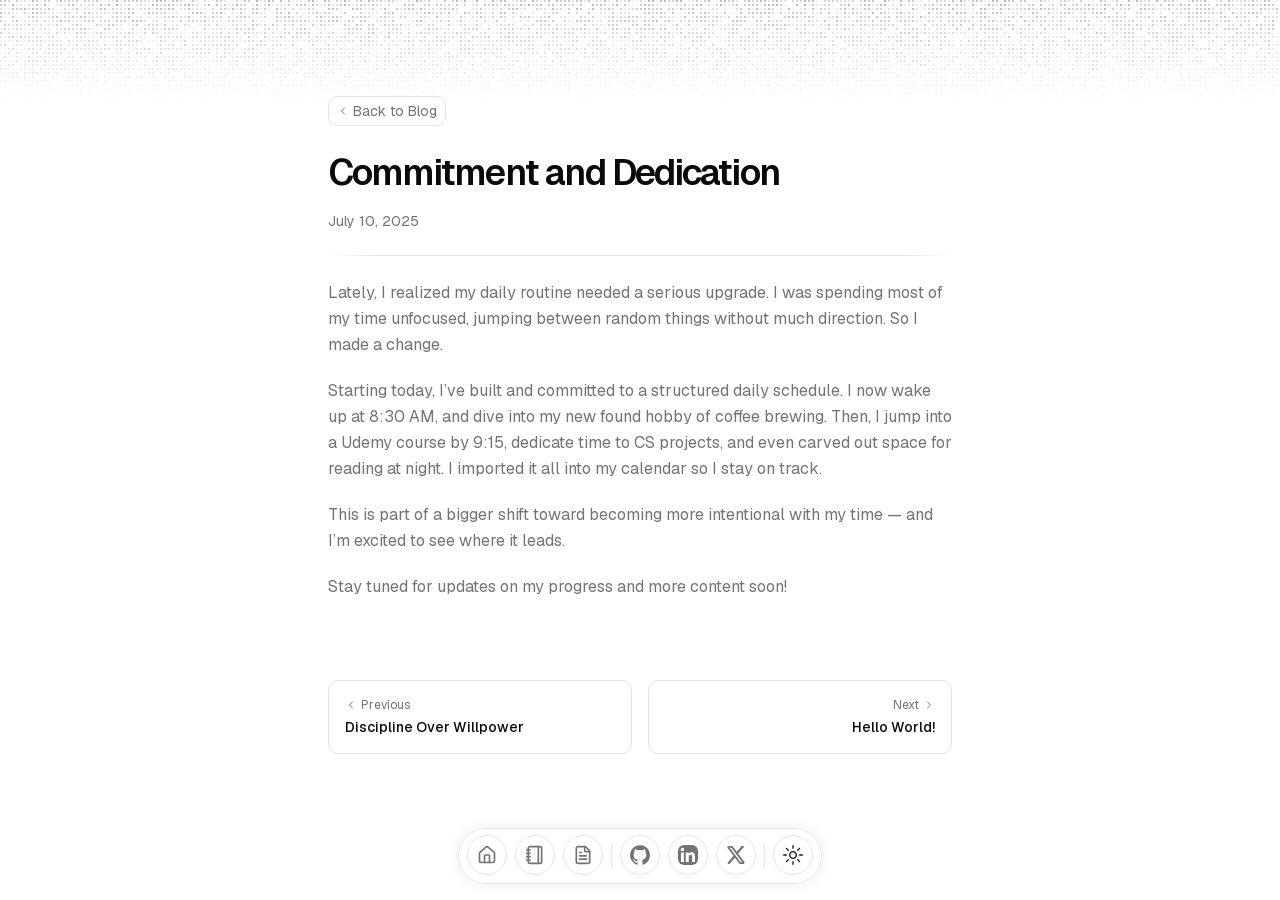
<file: blog/Dedication/index.html>
<!DOCTYPE html><!--yHGEP0vwJV_RVKZEvCjWE--><html lang="en"><head><meta charSet="utf-8"/><meta name="viewport" content="width=device-width, initial-scale=1"/><link rel="preload" href="/_next/static/media/797e433ab948586e-s.p.29207c2f.woff2" as="font" crossorigin="" type="font/woff2"/><link rel="preload" href="/_next/static/media/caa3a2e1cccd8315-s.p.3b6cae6d.woff2" as="font" crossorigin="" type="font/woff2"/><link rel="stylesheet" href="/_next/static/chunks/4c486f12a15ea960.css" data-precedence="next"/><link rel="preload" as="script" fetchPriority="low" href="/_next/static/chunks/5f8fe1779d039fbc.js"/><script src="/_next/static/chunks/8f4176fbfef2be30.js" async=""></script><script src="/_next/static/chunks/daeb0c231b2fce1c.js" async=""></script><script src="/_next/static/chunks/f322d800278ea09f.js" async=""></script><script src="/_next/static/chunks/turbopack-19019f3e06a7b77a.js" async=""></script><script src="/_next/static/chunks/6a21297094e6a497.js" async=""></script><script src="/_next/static/chunks/fc717ff24ae232ab.js" async=""></script><script src="/_next/static/chunks/5c0843859f7a8e01.js" async=""></script><script src="/_next/static/chunks/aa8100d928005d19.js" async=""></script><script src="/_next/static/chunks/483a12865e0bba97.js" async=""></script><script src="/_next/static/chunks/1d3be43a6dda29b7.js" async=""></script><script src="/_next/static/chunks/1cf405c06dd20e56.js" async=""></script><script src="/_next/static/chunks/c3a80b40992f9af9.js" async=""></script><script src="/_next/static/chunks/1968f2b833f1175f.js" async=""></script><meta name="next-size-adjust" content=""/><title>Commitment and Dedication | Salim Mohamed</title><meta name="description" content="How I&#x27;m shifting from unstructured days to a focused routine centered on learning and growth."/><link rel="manifest" href="/site.webmanifest"/><meta name="robots" content="index, follow"/><meta name="googlebot" content="index, follow, max-video-preview:-1, max-image-preview:large, max-snippet:-1"/><meta property="og:title" content="Commitment and Dedication"/><meta property="og:description" content="How I&#x27;m shifting from unstructured days to a focused routine centered on learning and growth."/><meta property="og:url" content="https://salimmohamed.github.io/blog/Dedication/"/><meta property="og:image:alt" content="Blog Post"/><meta property="og:image:type" content="image/png"/><meta property="og:image" content="https://salimmohamed.github.io/blog/Dedication/opengraph-image.png?706e084006a77b08"/><meta property="og:image:width" content="1200"/><meta property="og:image:height" content="630"/><meta property="og:type" content="article"/><meta property="article:published_time" content="2025-07-10"/><meta name="twitter:card" content="summary_large_image"/><meta name="twitter:title" content="Commitment and Dedication"/><meta name="twitter:description" content="How I&#x27;m shifting from unstructured days to a focused routine centered on learning and growth."/><meta name="twitter:image:alt" content="Blog Post"/><meta name="twitter:image:type" content="image/png"/><meta name="twitter:image" content="https://salimmohamed.github.io/blog/Dedication/opengraph-image.png?706e084006a77b08"/><meta name="twitter:image:width" content="1200"/><meta name="twitter:image:height" content="630"/><link rel="icon" href="/favicon.ico?favicon.bda4d57d.ico" sizes="48x48" type="image/x-icon"/><link rel="icon" href="/icon.png?icon.f6a9f7d6.png" sizes="512x512" type="image/png"/><link rel="apple-touch-icon" href="/apple-icon.png?apple-icon.ce78c426.png" sizes="180x180" type="image/png"/><script src="/_next/static/chunks/a6dad97d9634a72d.js" noModule=""></script></head><body class="min-h-screen bg-background font-sans antialiased relative geist_a4f9adef-module__rTGU2W__variable geist_mono_f41124e8-module__uIW-CG__variable"><div hidden=""><!--$--><!--/$--></div><script>((a,b,c,d,e,f,g,h)=>{let i=document.documentElement,j=["light","dark"];function k(b){var c;(Array.isArray(a)?a:[a]).forEach(a=>{let c="class"===a,d=c&&f?e.map(a=>f[a]||a):e;c?(i.classList.remove(...d),i.classList.add(f&&f[b]?f[b]:b)):i.setAttribute(a,b)}),c=b,h&&j.includes(c)&&(i.style.colorScheme=c)}if(d)k(d);else try{let a=localStorage.getItem(b)||c,d=g&&"system"===a?window.matchMedia("(prefers-color-scheme: dark)").matches?"dark":"light":a;k(d)}catch(a){}})("class","theme","light",null,["light","dark"],null,true,true)</script><div class="absolute inset-0 top-0 left-0 right-0 h-[100px] overflow-hidden z-0"><div class="h-full w-full" style="mask-image:linear-gradient(to bottom, black, transparent);-webkit-mask-image:linear-gradient(to bottom, black, transparent)"><canvas class="pointer-events-none" style="width:0;height:0"></canvas></div></div><div class="relative z-10 max-w-2xl mx-auto py-12 pb-24 sm:py-24 px-6"><section id="blog"><script type="application/ld+json">{"@context":"https://schema.org","@type":"BlogPosting","headline":"Commitment and Dedication","datePublished":"2025-07-10","dateModified":"2025-07-10","description":"How I'm shifting from unstructured days to a focused routine centered on learning and growth.","image":"https://salimmohamed.github.io/blog/Dedication/opengraph-image.png","url":"https://salimmohamed.github.io/blog/Dedication","author":{"@type":"Person","name":"Salim Mohamed"}}</script><div class="flex justify-start gap-4 items-center"><a class="text-sm text-muted-foreground hover:text-foreground transition-colors border border-border rounded-lg px-2 py-1 inline-flex items-center gap-1 mb-6 group" aria-label="Back to Blog" href="/blog/"><svg xmlns="http://www.w3.org/2000/svg" width="24" height="24" viewBox="0 0 24 24" fill="none" stroke="currentColor" stroke-width="2" stroke-linecap="round" stroke-linejoin="round" class="lucide lucide-chevron-left size-3 group-hover:-translate-x-px transition-transform" aria-hidden="true"><path d="m15 18-6-6 6-6"></path></svg>Back to Blog</a></div><div class="flex flex-col gap-4"><h1 class="title font-semibold text-3xl md:text-4xl tracking-tighter leading-tight">Commitment and Dedication</h1><p class="text-sm text-muted-foreground">July 10, 2025</p></div><div class="my-6 flex w-full items-center"><div class="flex-1 h-px bg-border" style="mask-image:linear-gradient(90deg, transparent, black 8%, black 92%, transparent);-webkit-mask-image:linear-gradient(90deg, transparent, black 8%, black 92%, transparent)"></div></div><article class="prose max-w-full text-pretty font-sans leading-relaxed text-muted-foreground dark:prose-invert"><p>Lately, I realized my daily routine needed a serious upgrade. I was spending most of my time unfocused, jumping between random things without much direction. So I made a change.</p>
<p>Starting today, I’ve built and committed to a structured daily schedule. I now wake up at 8:30 AM, and dive into my new found hobby of coffee brewing. Then, I jump into a Udemy course by 9:15, dedicate time to CS projects, and even carved out space for reading at night. I imported it all into my calendar so I stay on track.</p>
<p>This is part of a bigger shift toward becoming more intentional with my time — and I’m excited to see where it leads.</p>
<p>Stay tuned for updates on my progress and more content soon!</p></article><nav class="mt-12 pt-8 max-w-2xl"><div class="flex flex-col sm:flex-row justify-between gap-4"><a class="group flex-1 flex flex-col gap-1 p-4 rounded-lg border border-border hover:bg-accent/50 transition-colors" href="/blog/Updates/"><span class="flex items-center gap-1 text-xs text-muted-foreground"><svg xmlns="http://www.w3.org/2000/svg" width="24" height="24" viewBox="0 0 24 24" fill="none" stroke="currentColor" stroke-width="2" stroke-linecap="round" stroke-linejoin="round" class="lucide lucide-chevron-left size-3" aria-hidden="true"><path d="m15 18-6-6 6-6"></path></svg>Previous</span><span class="text-sm font-medium group-hover:text-foreground transition-colors whitespace-normal wrap-break-word">Discipline Over Willpower</span></a><a class="group flex-1 flex flex-col gap-1 p-4 rounded-lg border border-border hover:bg-accent/50 transition-colors text-right" href="/blog/HelloWorld/"><span class="flex items-center justify-end gap-1 text-xs text-muted-foreground">Next<svg xmlns="http://www.w3.org/2000/svg" width="24" height="24" viewBox="0 0 24 24" fill="none" stroke="currentColor" stroke-width="2" stroke-linecap="round" stroke-linejoin="round" class="lucide lucide-chevron-right size-3" aria-hidden="true"><path d="m9 18 6-6-6-6"></path></svg></span><span class="text-sm font-medium group-hover:text-foreground transition-colors whitespace-normal wrap-break-word">Hello World!</span></a></div></nav></section><!--$--><!--/$--></div><div class="pointer-events-none fixed inset-x-0 bottom-4 z-30"><div class="items-end justify-center overflow-visible rounded-full z-50 pointer-events-auto relative h-14 p-2 w-fit mx-auto flex gap-2 border bg-card/90 backdrop-blur-3xl shadow-[0_0_10px_3px] shadow-primary/5"><a href="/" data-state="closed"><div class="relative flex aspect-square items-center justify-center shrink-0 rounded-3xl cursor-pointer size-full bg-background p-0 text-muted-foreground hover:text-foreground hover:bg-muted backdrop-blur-3xl border border-border transition-colors" style="width:40px;height:40px"><div class="flex items-center justify-center" style="width:20px;height:20px"><svg xmlns="http://www.w3.org/2000/svg" width="24" height="24" viewBox="0 0 24 24" fill="none" stroke="currentColor" stroke-width="2" stroke-linecap="round" stroke-linejoin="round" class="lucide lucide-house size-full rounded-sm overflow-hidden object-contain" aria-hidden="true"><path d="M15 21v-8a1 1 0 0 0-1-1h-4a1 1 0 0 0-1 1v8"></path><path d="M3 10a2 2 0 0 1 .709-1.528l7-6a2 2 0 0 1 2.582 0l7 6A2 2 0 0 1 21 10v9a2 2 0 0 1-2 2H5a2 2 0 0 1-2-2z"></path></svg></div></div></a><a href="/blog" data-state="closed"><div class="relative flex aspect-square items-center justify-center shrink-0 rounded-3xl cursor-pointer size-full bg-background p-0 text-muted-foreground hover:text-foreground hover:bg-muted backdrop-blur-3xl border border-border transition-colors" style="width:40px;height:40px"><div class="flex items-center justify-center" style="width:20px;height:20px"><svg xmlns="http://www.w3.org/2000/svg" width="24" height="24" viewBox="0 0 24 24" fill="none" stroke="currentColor" stroke-width="2" stroke-linecap="round" stroke-linejoin="round" class="lucide lucide-notebook size-full rounded-sm overflow-hidden object-contain" aria-hidden="true"><path d="M2 6h4"></path><path d="M2 10h4"></path><path d="M2 14h4"></path><path d="M2 18h4"></path><rect width="16" height="20" x="4" y="2" rx="2"></rect><path d="M16 2v20"></path></svg></div></div></a><a href="/Salim_Mohamed_Resume.pdf" target="_blank" rel="noopener noreferrer" data-state="closed"><div class="relative flex aspect-square items-center justify-center shrink-0 rounded-3xl cursor-pointer size-full bg-background p-0 text-muted-foreground hover:text-foreground hover:bg-muted backdrop-blur-3xl border border-border transition-colors" style="width:40px;height:40px"><div class="flex items-center justify-center" style="width:20px;height:20px"><svg xmlns="http://www.w3.org/2000/svg" width="24" height="24" viewBox="0 0 24 24" fill="none" stroke="currentColor" stroke-width="2" stroke-linecap="round" stroke-linejoin="round" class="lucide lucide-file-text size-full rounded-sm overflow-hidden object-contain" aria-hidden="true"><path d="M6 22a2 2 0 0 1-2-2V4a2 2 0 0 1 2-2h8a2.4 2.4 0 0 1 1.704.706l3.588 3.588A2.4 2.4 0 0 1 20 8v12a2 2 0 0 1-2 2z"></path><path d="M14 2v5a1 1 0 0 0 1 1h5"></path><path d="M10 9H8"></path><path d="M16 13H8"></path><path d="M16 17H8"></path></svg></div></div></a><div data-orientation="vertical" role="none" class="shrink-0 h-2/3 m-auto w-px bg-border"></div><a href="https://github.com/salimmohamed" target="_blank" rel="noopener noreferrer" data-state="closed"><div class="relative flex aspect-square items-center justify-center shrink-0 rounded-3xl cursor-pointer size-full bg-background p-0 text-muted-foreground hover:text-foreground hover:bg-muted backdrop-blur-3xl border border-border transition-colors" style="width:40px;height:40px"><div class="flex items-center justify-center" style="width:20px;height:20px"><svg viewBox="0 0 438.549 438.549" xmlns="http://www.w3.org/2000/svg" role="img" class="size-full rounded-sm overflow-hidden object-contain"><title>GitHub</title><path fill="currentColor" d="M409.132 114.573c-19.608-33.596-46.205-60.194-79.798-79.8-33.598-19.607-70.277-29.408-110.063-29.408-39.781 0-76.472 9.804-110.063 29.408-33.596 19.605-60.192 46.204-79.8 79.8C9.803 148.168 0 184.854 0 224.63c0 47.78 13.94 90.745 41.827 128.906 27.884 38.164 63.906 64.572 108.063 79.227 5.14.954 8.945.283 11.419-1.996 2.475-2.282 3.711-5.14 3.711-8.562 0-.571-.049-5.708-.144-15.417a2549.81 2549.81 0 01-.144-25.406l-6.567 1.136c-4.187.767-9.469 1.092-15.846 1-6.374-.089-12.991-.757-19.842-1.999-6.854-1.231-13.229-4.086-19.13-8.559-5.898-4.473-10.085-10.328-12.56-17.556l-2.855-6.57c-1.903-4.374-4.899-9.233-8.992-14.559-4.093-5.331-8.232-8.945-12.419-10.848l-1.999-1.431c-1.332-.951-2.568-2.098-3.711-3.429-1.142-1.331-1.997-2.663-2.568-3.997-.572-1.335-.098-2.43 1.427-3.289 1.525-.859 4.281-1.276 8.28-1.276l5.708.853c3.807.763 8.516 3.042 14.133 6.851 5.614 3.806 10.229 8.754 13.846 14.842 4.38 7.806 9.657 13.754 15.846 17.847 6.184 4.093 12.419 6.136 18.699 6.136 6.28 0 11.704-.476 16.274-1.423 4.565-.952 8.848-2.383 12.847-4.285 1.713-12.758 6.377-22.559 13.988-29.41-10.848-1.14-20.601-2.857-29.264-5.14-8.658-2.286-17.605-5.996-26.835-11.14-9.235-5.137-16.896-11.516-22.985-19.126-6.09-7.614-11.088-17.61-14.987-29.979-3.901-12.374-5.852-26.648-5.852-42.826 0-23.035 7.52-42.637 22.557-58.817-7.044-17.318-6.379-36.732 1.997-58.24 5.52-1.715 13.706-.428 24.554 3.853 10.85 4.283 18.794 7.952 23.84 10.994 5.046 3.041 9.089 5.618 12.135 7.708 17.705-4.947 35.976-7.421 54.818-7.421s37.117 2.474 54.823 7.421l10.849-6.849c7.419-4.57 16.18-8.758 26.262-12.565 10.088-3.805 17.802-4.853 23.134-3.138 8.562 21.509 9.325 40.922 2.279 58.24 15.036 16.18 22.559 35.787 22.559 58.817 0 16.178-1.958 30.497-5.853 42.966-3.9 12.471-8.941 22.457-15.125 29.979-6.191 7.521-13.901 13.85-23.131 18.986-9.232 5.14-18.182 8.85-26.84 11.136-8.662 2.286-18.415 4.004-29.263 5.146 9.894 8.562 14.842 22.077 14.842 40.539v60.237c0 3.422 1.19 6.279 3.572 8.562 2.379 2.279 6.136 2.95 11.276 1.995 44.163-14.653 80.185-41.062 108.068-79.226 27.88-38.161 41.825-81.126 41.825-128.906-.01-39.771-9.818-76.454-29.414-110.049z"></path></svg></div></div></a><a href="https://www.linkedin.com/in/salimamohamed/" target="_blank" rel="noopener noreferrer" data-state="closed"><div class="relative flex aspect-square items-center justify-center shrink-0 rounded-3xl cursor-pointer size-full bg-background p-0 text-muted-foreground hover:text-foreground hover:bg-muted backdrop-blur-3xl border border-border transition-colors" style="width:40px;height:40px"><div class="flex items-center justify-center" style="width:20px;height:20px"><svg viewBox="0 0 24 24" xmlns="http://www.w3.org/2000/svg" class="size-full rounded-sm overflow-hidden object-contain"><title>LinkedIn</title><path fill="currentColor" d="M20.447 20.452h-3.554v-5.569c0-1.328-.027-3.037-1.852-3.037-1.853 0-2.136 1.445-2.136 2.939v5.667H9.351V9h3.414v1.561h.046c.477-.9 1.637-1.85 3.37-1.85 3.601 0 4.267 2.37 4.267 5.455v6.286zM5.337 7.433c-1.144 0-2.063-.926-2.063-2.065 0-1.138.92-2.063 2.063-2.063 1.14 0 2.064.925 2.064 2.063 0 1.139-.925 2.065-2.064 2.065zm1.782 13.019H3.555V9h3.564v11.452zM22.225 0H1.771C.792 0 0 .774 0 1.729v20.542C0 23.227.792 24 1.771 24h20.451C23.2 24 24 23.227 24 22.271V1.729C24 .774 23.2 0 22.222 0h.003z"></path></svg></div></div></a><a href="https://x.com/salim_a_mohamed" target="_blank" rel="noopener noreferrer" data-state="closed"><div class="relative flex aspect-square items-center justify-center shrink-0 rounded-3xl cursor-pointer size-full bg-background p-0 text-muted-foreground hover:text-foreground hover:bg-muted backdrop-blur-3xl border border-border transition-colors" style="width:40px;height:40px"><div class="flex items-center justify-center" style="width:20px;height:20px"><svg viewBox="0 0 24 24" xmlns="http://www.w3.org/2000/svg" class="size-full rounded-sm overflow-hidden object-contain"><title>X</title><path fill="currentColor" d="M18.901 1.153h3.68l-8.04 9.19L24 22.846h-7.406l-5.8-7.584-6.638 7.584H.474l8.6-9.83L0 1.154h7.594l5.243 6.932ZM17.61 20.644h2.039L6.486 3.24H4.298Z"></path></svg></div></div></a><div data-orientation="vertical" role="none" class="shrink-0 h-2/3 m-auto w-px bg-border"></div><div class="relative flex aspect-square items-center justify-center shrink-0 rounded-3xl cursor-pointer size-full bg-background p-0 text-muted-foreground hover:text-foreground hover:bg-muted backdrop-blur-3xl border border-border transition-colors" style="width:40px;height:40px"><div class="flex items-center justify-center" style="width:20px;height:20px"><button class="inline-flex items-center justify-center whitespace-nowrap text-sm font-medium transition-colors focus-visible:outline-none focus-visible:ring-1 focus-visible:ring-ring disabled:pointer-events-none disabled:opacity-50 text-primary underline-offset-4 hover:underline rounded-full size-full cursor-pointer" type="button"><svg width="15" height="15" viewBox="0 0 15 15" fill="none" xmlns="http://www.w3.org/2000/svg" class="h-full w-full"><path d="M7.5 0C7.77614 0 8 0.223858 8 0.5V2.5C8 2.77614 7.77614 3 7.5 3C7.22386 3 7 2.77614 7 2.5V0.5C7 0.223858 7.22386 0 7.5 0ZM2.1967 2.1967C2.39196 2.00144 2.70854 2.00144 2.90381 2.1967L4.31802 3.61091C4.51328 3.80617 4.51328 4.12276 4.31802 4.31802C4.12276 4.51328 3.80617 4.51328 3.61091 4.31802L2.1967 2.90381C2.00144 2.70854 2.00144 2.39196 2.1967 2.1967ZM0.5 7C0.223858 7 0 7.22386 0 7.5C0 7.77614 0.223858 8 0.5 8H2.5C2.77614 8 3 7.77614 3 7.5C3 7.22386 2.77614 7 2.5 7H0.5ZM2.1967 12.8033C2.00144 12.608 2.00144 12.2915 2.1967 12.0962L3.61091 10.682C3.80617 10.4867 4.12276 10.4867 4.31802 10.682C4.51328 10.8772 4.51328 11.1938 4.31802 11.3891L2.90381 12.8033C2.70854 12.9986 2.39196 12.9986 2.1967 12.8033ZM12.5 7C12.2239 7 12 7.22386 12 7.5C12 7.77614 12.2239 8 12.5 8H14.5C14.7761 8 15 7.77614 15 7.5C15 7.22386 14.7761 7 14.5 7H12.5ZM10.682 4.31802C10.4867 4.12276 10.4867 3.80617 10.682 3.61091L12.0962 2.1967C12.2915 2.00144 12.608 2.00144 12.8033 2.1967C12.9986 2.39196 12.9986 2.70854 12.8033 2.90381L11.3891 4.31802C11.1938 4.51328 10.8772 4.51328 10.682 4.31802ZM8 12.5C8 12.2239 7.77614 12 7.5 12C7.22386 12 7 12.2239 7 12.5V14.5C7 14.7761 7.22386 15 7.5 15C7.77614 15 8 14.7761 8 14.5V12.5ZM10.682 10.682C10.8772 10.4867 11.1938 10.4867 11.3891 10.682L12.8033 12.0962C12.9986 12.2915 12.9986 12.608 12.8033 12.8033C12.608 12.9986 12.2915 12.9986 12.0962 12.8033L10.682 11.3891C10.4867 11.1938 10.4867 10.8772 10.682 10.682ZM5.5 7.5C5.5 6.39543 6.39543 5.5 7.5 5.5C8.60457 5.5 9.5 6.39543 9.5 7.5C9.5 8.60457 8.60457 9.5 7.5 9.5C6.39543 9.5 5.5 8.60457 5.5 7.5ZM7.5 4.5C5.84315 4.5 4.5 5.84315 4.5 7.5C4.5 9.15685 5.84315 10.5 7.5 10.5C9.15685 10.5 10.5 9.15685 10.5 7.5C10.5 5.84315 9.15685 4.5 7.5 4.5Z" fill="currentColor" fill-rule="evenodd" clip-rule="evenodd"></path></svg><svg width="15" height="15" viewBox="0 0 15 15" fill="none" xmlns="http://www.w3.org/2000/svg" class="hidden h-full w-full"><path d="M2.89998 0.499976C2.89998 0.279062 2.72089 0.0999756 2.49998 0.0999756C2.27906 0.0999756 2.09998 0.279062 2.09998 0.499976V1.09998H1.49998C1.27906 1.09998 1.09998 1.27906 1.09998 1.49998C1.09998 1.72089 1.27906 1.89998 1.49998 1.89998H2.09998V2.49998C2.09998 2.72089 2.27906 2.89998 2.49998 2.89998C2.72089 2.89998 2.89998 2.72089 2.89998 2.49998V1.89998H3.49998C3.72089 1.89998 3.89998 1.72089 3.89998 1.49998C3.89998 1.27906 3.72089 1.09998 3.49998 1.09998H2.89998V0.499976ZM5.89998 3.49998C5.89998 3.27906 5.72089 3.09998 5.49998 3.09998C5.27906 3.09998 5.09998 3.27906 5.09998 3.49998V4.09998H4.49998C4.27906 4.09998 4.09998 4.27906 4.09998 4.49998C4.09998 4.72089 4.27906 4.89998 4.49998 4.89998H5.09998V5.49998C5.09998 5.72089 5.27906 5.89998 5.49998 5.89998C5.72089 5.89998 5.89998 5.72089 5.89998 5.49998V4.89998H6.49998C6.72089 4.89998 6.89998 4.72089 6.89998 4.49998C6.89998 4.27906 6.72089 4.09998 6.49998 4.09998H5.89998V3.49998ZM1.89998 6.49998C1.89998 6.27906 1.72089 6.09998 1.49998 6.09998C1.27906 6.09998 1.09998 6.27906 1.09998 6.49998V7.09998H0.499976C0.279062 7.09998 0.0999756 7.27906 0.0999756 7.49998C0.0999756 7.72089 0.279062 7.89998 0.499976 7.89998H1.09998V8.49998C1.09998 8.72089 1.27906 8.89997 1.49998 8.89997C1.72089 8.89997 1.89998 8.72089 1.89998 8.49998V7.89998H2.49998C2.72089 7.89998 2.89998 7.72089 2.89998 7.49998C2.89998 7.27906 2.72089 7.09998 2.49998 7.09998H1.89998V6.49998ZM8.54406 0.98184L8.24618 0.941586C8.03275 0.917676 7.90692 1.1655 8.02936 1.34194C8.17013 1.54479 8.29981 1.75592 8.41754 1.97445C8.91878 2.90485 9.20322 3.96932 9.20322 5.10022C9.20322 8.37201 6.82247 11.0878 3.69887 11.6097C3.45736 11.65 3.20988 11.6772 2.96008 11.6906C2.74563 11.702 2.62729 11.9535 2.77721 12.1072C2.84551 12.1773 2.91535 12.2458 2.98667 12.3128L3.05883 12.3795L3.31883 12.6045L3.50684 12.7532L3.62796 12.8433L3.81491 12.9742L3.99079 13.089C4.11175 13.1651 4.23536 13.2375 4.36157 13.3059L4.62496 13.4412L4.88553 13.5607L5.18837 13.6828L5.43169 13.7686C5.56564 13.8128 5.70149 13.8529 5.83857 13.8885C5.94262 13.9155 6.04767 13.9401 6.15405 13.9622C6.27993 13.9883 6.40713 14.0109 6.53544 14.0298L6.85241 14.0685L7.11934 14.0892C7.24637 14.0965 7.37436 14.1002 7.50322 14.1002C11.1483 14.1002 14.1032 11.1453 14.1032 7.50023C14.1032 7.25044 14.0893 7.00389 14.0623 6.76131L14.0255 6.48407C13.991 6.26083 13.9453 6.04129 13.8891 5.82642C13.8213 5.56709 13.7382 5.31398 13.6409 5.06881L13.5279 4.80132L13.4507 4.63542L13.3766 4.48666C13.2178 4.17773 13.0353 3.88295 12.8312 3.60423L12.6782 3.40352L12.4793 3.16432L12.3157 2.98361L12.1961 2.85951L12.0355 2.70246L11.8134 2.50184L11.4925 2.24191L11.2483 2.06498L10.9562 1.87446L10.6346 1.68894L10.3073 1.52378L10.1938 1.47176L9.95488 1.3706L9.67791 1.2669L9.42566 1.1846L9.10075 1.09489L8.83599 1.03486L8.54406 0.98184ZM10.4032 5.30023C10.4032 4.27588 10.2002 3.29829 9.83244 2.40604C11.7623 3.28995 13.1032 5.23862 13.1032 7.50023C13.1032 10.593 10.596 13.1002 7.50322 13.1002C6.63646 13.1002 5.81597 12.9036 5.08355 12.5522C6.5419 12.0941 7.81081 11.2082 8.74322 10.0416C8.87963 10.2284 9.10028 10.3497 9.34928 10.3497C9.76349 10.3497 10.0993 10.0139 10.0993 9.59971C10.0993 9.24256 9.84965 8.94373 9.51535 8.86816C9.57741 8.75165 9.63653 8.63334 9.6926 8.51332C9.88358 8.63163 10.1088 8.69993 10.35 8.69993C11.0403 8.69993 11.6 8.14028 11.6 7.44993C11.6 6.75976 11.0406 6.20024 10.3505 6.19993C10.3853 5.90487 10.4032 5.60464 10.4032 5.30023Z" fill="currentColor" fill-rule="evenodd" clip-rule="evenodd"></path></svg></button></div></div></div></div><script src="/_next/static/chunks/5f8fe1779d039fbc.js" id="_R_" async=""></script><script>(self.__next_f=self.__next_f||[]).push([0])</script><script>self.__next_f.push([1,"1:\"$Sreact.fragment\"\n2:I[27423,[\"/_next/static/chunks/6a21297094e6a497.js\",\"/_next/static/chunks/fc717ff24ae232ab.js\",\"/_next/static/chunks/5c0843859f7a8e01.js\",\"/_next/static/chunks/aa8100d928005d19.js\"],\"ThemeProvider\"]\n3:I[46798,[\"/_next/static/chunks/6a21297094e6a497.js\",\"/_next/static/chunks/fc717ff24ae232ab.js\",\"/_next/static/chunks/5c0843859f7a8e01.js\",\"/_next/static/chunks/aa8100d928005d19.js\"],\"TooltipProvider\"]\n4:I[66171,[\"/_next/static/chunks/6a21297094e6a497.js\",\"/_next/static/chunks/fc717ff24ae232ab.js\",\"/_next/static/chunks/5c0843859f7a8e01.js\",\"/_next/static/chunks/aa8100d928005d19.js\"],\"FlickeringGrid\"]\n5:I[92337,[\"/_next/static/chunks/483a12865e0bba97.js\",\"/_next/static/chunks/1d3be43a6dda29b7.js\"],\"default\"]\n6:I[64226,[\"/_next/static/chunks/483a12865e0bba97.js\",\"/_next/static/chunks/1d3be43a6dda29b7.js\"],\"default\"]\n7:I[8331,[\"/_next/static/chunks/6a21297094e6a497.js\",\"/_next/static/chunks/fc717ff24ae232ab.js\",\"/_next/static/chunks/5c0843859f7a8e01.js\",\"/_next/static/chunks/aa8100d928005d19.js\",\"/_next/static/chunks/1cf405c06dd20e56.js\",\"/_next/static/chunks/c3a80b40992f9af9.js\",\"/_next/static/chunks/1968f2b833f1175f.js\"],\"\"]\n8:I[72504,[\"/_next/static/chunks/6a21297094e6a497.js\",\"/_next/static/chunks/fc717ff24ae232ab.js\",\"/_next/static/chunks/5c0843859f7a8e01.js\",\"/_next/static/chunks/aa8100d928005d19.js\"],\"Dock\"]\n9:I[46798,[\"/_next/static/chunks/6a21297094e6a497.js\",\"/_next/static/chunks/fc717ff24ae232ab.js\",\"/_next/static/chunks/5c0843859f7a8e01.js\",\"/_next/static/chunks/aa8100d928005d19.js\"],\"Tooltip\"]\na:I[46798,[\"/_next/static/chunks/6a21297094e6a497.js\",\"/_next/static/chunks/fc717ff24ae232ab.js\",\"/_next/static/chunks/5c0843859f7a8e01.js\",\"/_next/static/chunks/aa8100d928005d19.js\"],\"TooltipTrigger\"]\nb:I[72504,[\"/_next/static/chunks/6a21297094e6a497.js\",\"/_next/static/chunks/fc717ff24ae232ab.js\",\"/_next/static/chunks/5c0843859f7a8e01.js\",\"/_next/static/chunks/aa8100d928005d19.js\"],\"DockIcon\"]\n1a:I[54354,[],\"default\"]\n:HL[\"/_next/static/chunks/4c486f12a15ea960.css\",\"style\"]\n:HL[\"/_next/static/media/797e433ab948586e-s.p.29207c2f.woff2\",\"font\",{\"crossOrigin\":\"\",\"type\":\"font/woff2\"}]\n:HL[\"/_next/static/media/caa3a2e1cccd8315-s.p.3b6cae6d.woff2\",\"font\",{\"crossOrigin\":\"\",\"type\":\"font/woff2\"}]\n"])</script><script>self.__next_f.push([1,"0:{\"P\":null,\"b\":\"yHGEP0vwJV-RVKZEvCjWE\",\"c\":[\"\",\"blog\",\"Dedication\",\"\"],\"q\":\"\",\"i\":false,\"f\":[[[\"\",{\"children\":[\"blog\",{\"children\":[[\"slug\",\"Dedication\",\"d\"],{\"children\":[\"__PAGE__\",{}]}]}]},\"$undefined\",\"$undefined\",true],[[\"$\",\"$1\",\"c\",{\"children\":[[[\"$\",\"link\",\"0\",{\"rel\":\"stylesheet\",\"href\":\"/_next/static/chunks/4c486f12a15ea960.css\",\"precedence\":\"next\",\"crossOrigin\":\"$undefined\",\"nonce\":\"$undefined\"}],[\"$\",\"script\",\"script-0\",{\"src\":\"/_next/static/chunks/6a21297094e6a497.js\",\"async\":true,\"nonce\":\"$undefined\"}],[\"$\",\"script\",\"script-1\",{\"src\":\"/_next/static/chunks/fc717ff24ae232ab.js\",\"async\":true,\"nonce\":\"$undefined\"}],[\"$\",\"script\",\"script-2\",{\"src\":\"/_next/static/chunks/5c0843859f7a8e01.js\",\"async\":true,\"nonce\":\"$undefined\"}],[\"$\",\"script\",\"script-3\",{\"src\":\"/_next/static/chunks/aa8100d928005d19.js\",\"async\":true,\"nonce\":\"$undefined\"}]],[\"$\",\"html\",null,{\"lang\":\"en\",\"suppressHydrationWarning\":true,\"children\":[\"$\",\"body\",null,{\"className\":\"min-h-screen bg-background font-sans antialiased relative geist_a4f9adef-module__rTGU2W__variable geist_mono_f41124e8-module__uIW-CG__variable\",\"children\":[\"$\",\"$L2\",null,{\"attribute\":\"class\",\"defaultTheme\":\"light\",\"children\":[\"$\",\"$L3\",null,{\"delayDuration\":0,\"children\":[[\"$\",\"div\",null,{\"className\":\"absolute inset-0 top-0 left-0 right-0 h-[100px] overflow-hidden z-0\",\"children\":[\"$\",\"$L4\",null,{\"className\":\"h-full w-full\",\"squareSize\":2,\"gridGap\":2,\"style\":{\"maskImage\":\"linear-gradient(to bottom, black, transparent)\",\"WebkitMaskImage\":\"linear-gradient(to bottom, black, transparent)\"}}]}],[\"$\",\"div\",null,{\"className\":\"relative z-10 max-w-2xl mx-auto py-12 pb-24 sm:py-24 px-6\",\"children\":[\"$\",\"$L5\",null,{\"parallelRouterKey\":\"children\",\"error\":\"$undefined\",\"errorStyles\":\"$undefined\",\"errorScripts\":\"$undefined\",\"template\":[\"$\",\"$L6\",null,{}],\"templateStyles\":\"$undefined\",\"templateScripts\":\"$undefined\",\"notFound\":[[\"$\",\"div\",null,{\"className\":\"min-h-[calc(100vh-12rem)] flex flex-col\",\"children\":[\"$\",\"div\",null,{\"className\":\"flex-1 flex items-center justify-center p-8\",\"children\":[\"$\",\"div\",null,{\"className\":\"flex flex-col items-center text-center max-w-md relative\",\"children\":[[\"$\",\"h1\",null,{\"className\":\"text-[200px] font-semibold font-mono bg-linear-to-b from-primary/30 to-secondary/10 text-transparent bg-clip-text absolute -top-40 left-1/2 -translate-x-1/2 mask-[linear-gradient(to_bottom,black,black_20%,transparent_80%)] tracking-tighter uppercase [-webkit-text-stroke:3px_hsl(var(--primary)/0.6)]\",\"children\":\"404\"}],[\"$\",\"h2\",null,{\"className\":\"text-4xl tracking-tight font-semibold text-foreground mb-2\",\"children\":\"Page Not Found\"}],[\"$\",\"p\",null,{\"className\":\"text-muted-foreground mb-8 text-balance tracking-tight font-medium\",\"children\":\"The page you're looking for doesn't exist or may have been moved.\"}],[\"$\",\"div\",null,{\"className\":\"flex flex-col sm:flex-row gap-3\",\"children\":[\"$\",\"$L7\",null,{\"href\":\"/\",\"children\":[\"$\",\"button\",null,{\"className\":\"inline-flex items-center justify-center whitespace-nowrap rounded-md text-sm font-medium transition-colors focus-visible:outline-none focus-visible:ring-1 focus-visible:ring-ring disabled:pointer-events-none disabled:opacity-50 border border-input bg-background shadow-sm hover:bg-accent hover:text-accent-foreground h-9 px-4 py-2 gap-2 cursor-pointer\",\"ref\":\"$undefined\",\"children\":[[\"$\",\"svg\",null,{\"ref\":\"$undefined\",\"xmlns\":\"http://www.w3.org/2000/svg\",\"width\":24,\"height\":24,\"viewBox\":\"0 0 24 24\",\"fill\":\"none\",\"stroke\":\"currentColor\",\"strokeWidth\":2,\"strokeLinecap\":\"round\",\"strokeLinejoin\":\"round\",\"className\":\"lucide lucide-house h-4 w-4\",\"aria-hidden\":\"true\",\"children\":[[\"$\",\"path\",\"5wwlr5\",{\"d\":\"M15 21v-8a1 1 0 0 0-1-1h-4a1 1 0 0 0-1 1v8\"}],[\"$\",\"path\",\"r6nss1\",{\"d\":\"M3 10a2 2 0 0 1 .709-1.528l7-6a2 2 0 0 1 2.582 0l7 6A2 2 0 0 1 21 10v9a2 2 0 0 1-2 2H5a2 2 0 0 1-2-2z\"}],\"$undefined\"]}],\"Go to Home\"]}]}]}]]}]}]}],[]],\"forbidden\":\"$undefined\",\"unauthorized\":\"$undefined\"}]}],[\"$\",\"div\",null,{\"className\":\"pointer-events-none fixed inset-x-0 bottom-4 z-30\",\"children\":[\"$\",\"$L8\",null,{\"className\":\"z-50 pointer-events-auto relative h-14 p-2 w-fit mx-auto flex gap-2 border bg-card/90 backdrop-blur-3xl shadow-[0_0_10px_3px] shadow-primary/5\",\"children\":[[[\"$\",\"$L9\",\"/\",{\"children\":[[\"$\",\"$La\",null,{\"asChild\":true,\"children\":[\"$\",\"a\",null,{\"href\":\"/\",\"target\":\"$undefined\",\"rel\":\"$undefined\",\"children\":[\"$\",\"$Lb\",null,{\"className\":\"rounded-3xl cursor-pointer size-full bg-background p-0 text-muted-foreground hover:text-foreground hover:bg-muted backdrop-blur-3xl border border-border transition-colors\",\"children\":\"$Lc\"}]}]}],\"$Ld\"]}],\"$Le\",\"$Lf\"],\"$L10\",[\"$L11\",\"$L12\",\"$L13\"],\"$L14\",\"$L15\"]}]}]]}]}]}]}]]}],{\"children\":[\"$L16\",{\"children\":[\"$L17\",{\"children\":[\"$L18\",{},null,false,false]},null,false,false]},null,false,false]},null,false,false],\"$L19\",false]],\"m\":\"$undefined\",\"G\":[\"$1a\",[]],\"S\":true}\n"])</script><script>self.__next_f.push([1,"1b:I[46798,[\"/_next/static/chunks/6a21297094e6a497.js\",\"/_next/static/chunks/fc717ff24ae232ab.js\",\"/_next/static/chunks/5c0843859f7a8e01.js\",\"/_next/static/chunks/aa8100d928005d19.js\"],\"TooltipContent\"]\n1c:I[46798,[\"/_next/static/chunks/6a21297094e6a497.js\",\"/_next/static/chunks/fc717ff24ae232ab.js\",\"/_next/static/chunks/5c0843859f7a8e01.js\",\"/_next/static/chunks/aa8100d928005d19.js\"],\"TooltipArrow\"]\n1d:I[72436,[\"/_next/static/chunks/6a21297094e6a497.js\",\"/_next/static/chunks/fc717ff24ae232ab.js\",\"/_next/static/chunks/5c0843859f7a8e01.js\",\"/_next/static/chunks/aa8100d928005d19.js\"],\"Separator\"]\n1f:I[15022,[\"/_next/static/chunks/6a21297094e6a497.js\",\"/_next/static/chunks/fc717ff24ae232ab.js\",\"/_next/static/chunks/5c0843859f7a8e01.js\",\"/_next/static/chunks/aa8100d928005d19.js\"],\"ModeToggle\"]\n21:I[2718,[\"/_next/static/chunks/483a12865e0bba97.js\",\"/_next/static/chunks/1d3be43a6dda29b7.js\"],\"OutletBoundary\"]\n22:\"$Sreact.suspense\"\n24:I[2718,[\"/_next/static/chunks/483a12865e0bba97.js\",\"/_next/static/chunks/1d3be43a6dda29b7.js\"],\"ViewportBoundary\"]\n26:I[2718,[\"/_next/static/chunks/483a12865e0bba97.js\",\"/_next/static/chunks/1d3be43a6dda29b7.js\"],\"MetadataBoundary\"]\nc:[\"$\",\"svg\",null,{\"ref\":\"$undefined\",\"xmlns\":\"http://www.w3.org/2000/svg\",\"width\":24,\"height\":24,\"viewBox\":\"0 0 24 24\",\"fill\":\"none\",\"stroke\":\"currentColor\",\"strokeWidth\":2,\"strokeLinecap\":\"round\",\"strokeLinejoin\":\"round\",\"className\":\"lucide lucide-house size-full rounded-sm overflow-hidden object-contain\",\"aria-hidden\":\"true\",\"children\":[[\"$\",\"path\",\"5wwlr5\",{\"d\":\"M15 21v-8a1 1 0 0 0-1-1h-4a1 1 0 0 0-1 1v8\"}],[\"$\",\"path\",\"r6nss1\",{\"d\":\"M3 10a2 2 0 0 1 .709-1.528l7-6a2 2 0 0 1 2.582 0l7 6A2 2 0 0 1 21 10v9a2 2 0 0 1-2 2H5a2 2 0 0 1-2-2z\"}],\"$undefined\"]}]\nd:[\"$\",\"$L1b\",null,{\"side\":\"top\",\"sideOffset\":8,\"className\":\"rounded-xl bg-primary text-primary-foreground px-4 py-2 text-sm shadow-[0_10px_40px_-10px_rgba(0,0,0,0.3)] dark:shadow-[0_10px_40px_-10px_rgba(0,0,0,0.5)]\",\"children\":[[\"$\",\"p\",null,{\"children\":\"Home\"}],[\"$\",\"$L1c\",null,{\"className\":\"fill-primary\"}]]}]\ne:[\"$\",\"$L9\",\"/blog\",{\"children\":[[\"$\",\"$La\",null,{\"asChild\":true,\"children\":[\"$\",\"a\",null,{\"href\":\"/blog\",\"target\":\"$undefined\",\"rel\":\"$undefined\",\"children\":[\"$\",\"$Lb\",null,{\"className\":\"rounded-3xl cursor-pointer size-full bg-background p-0 text-muted-foreground hover:text-foreground hover:bg-muted backdrop-blur-3xl border border-border transition-colors\",\"children\":[\"$\",\"svg\",null,{\"ref\":\"$undefined\",\"xmlns\":\"http://www.w3.org/2000/svg\",\"width\":24,\"height\":24,\"viewBox\":\"0 0 24 24\",\"fill\":\"none\",\"stroke\":\"currentColor\",\"strokeWidth\":2,\"strokeLinecap\":\"round\",\"strokeLinejoin\":\"round\",\"className\":\"lucide lucide-notebook size-full rounded-sm overflow-hidden object-contain\",\"aria-hidden\":\"true\",\"children\":[[\"$\",\"path\",\"aawbzj\",{\"d\":\"M2 6h4\"}],[\"$\",\"path\",\"l0bgd4\",{\"d\":\"M2 10h4\"}],[\"$\",\"path\",\"1gsvsf\",{\"d\":\"M2 14h4\"}],[\"$\",\"path\",\"1bu2t1\",{\"d\":\"M2 18h4\"}],[\"$\",\"rect\",\"1nb95v\",{\"width\":\"16\",\"height\":\"20\",\"x\":\"4\",\"y\":\"2\",\"rx\":\"2\"}],[\"$\",\"path\",\"rotuqe\",{\"d\":\"M16 2v20\"}],\"$undefined\"]}]}]}]}],[\"$\",\"$L1b\",null,{\"side\":\"top\",\"sideOffset\":8,\"className\":\"rounded-xl bg-primary text-primary-foreground px-4 py-2 text-sm shadow-[0_10px_40px_-10px_rgba(0,0,0,0.3)] dark:shadow-[0_10px_40px_-10px_rgba(0,0,0,0.5)]\",\"children\":[[\"$\",\"p\",null,{\"children\":\"Blog\"}],[\"$\",\"$L1c\",null,{\"className\":\"fill-primary\"}]]}]]}]\n"])</script><script>self.__next_f.push([1,"f:[\"$\",\"$L9\",\"/Salim_Mohamed_Resume.pdf\",{\"children\":[[\"$\",\"$La\",null,{\"asChild\":true,\"children\":[\"$\",\"a\",null,{\"href\":\"/Salim_Mohamed_Resume.pdf\",\"target\":\"_blank\",\"rel\":\"noopener noreferrer\",\"children\":[\"$\",\"$Lb\",null,{\"className\":\"rounded-3xl cursor-pointer size-full bg-background p-0 text-muted-foreground hover:text-foreground hover:bg-muted backdrop-blur-3xl border border-border transition-colors\",\"children\":[\"$\",\"svg\",null,{\"ref\":\"$undefined\",\"xmlns\":\"http://www.w3.org/2000/svg\",\"width\":24,\"height\":24,\"viewBox\":\"0 0 24 24\",\"fill\":\"none\",\"stroke\":\"currentColor\",\"strokeWidth\":2,\"strokeLinecap\":\"round\",\"strokeLinejoin\":\"round\",\"className\":\"lucide lucide-file-text size-full rounded-sm overflow-hidden object-contain\",\"aria-hidden\":\"true\",\"children\":[[\"$\",\"path\",\"1oefj6\",{\"d\":\"M6 22a2 2 0 0 1-2-2V4a2 2 0 0 1 2-2h8a2.4 2.4 0 0 1 1.704.706l3.588 3.588A2.4 2.4 0 0 1 20 8v12a2 2 0 0 1-2 2z\"}],[\"$\",\"path\",\"wfsgrz\",{\"d\":\"M14 2v5a1 1 0 0 0 1 1h5\"}],[\"$\",\"path\",\"b1mrlr\",{\"d\":\"M10 9H8\"}],[\"$\",\"path\",\"t4e002\",{\"d\":\"M16 13H8\"}],[\"$\",\"path\",\"z1uh3a\",{\"d\":\"M16 17H8\"}],\"$undefined\"]}]}]}]}],[\"$\",\"$L1b\",null,{\"side\":\"top\",\"sideOffset\":8,\"className\":\"rounded-xl bg-primary text-primary-foreground px-4 py-2 text-sm shadow-[0_10px_40px_-10px_rgba(0,0,0,0.3)] dark:shadow-[0_10px_40px_-10px_rgba(0,0,0,0.5)]\",\"children\":[[\"$\",\"p\",null,{\"children\":\"Resume\"}],[\"$\",\"$L1c\",null,{\"className\":\"fill-primary\"}]]}]]}]\n"])</script><script>self.__next_f.push([1,"10:[\"$\",\"$L1d\",null,{\"orientation\":\"vertical\",\"className\":\"h-2/3 m-auto w-px bg-border\"}]\n1e:T843,"])</script><script>self.__next_f.push([1,"M409.132 114.573c-19.608-33.596-46.205-60.194-79.798-79.8-33.598-19.607-70.277-29.408-110.063-29.408-39.781 0-76.472 9.804-110.063 29.408-33.596 19.605-60.192 46.204-79.8 79.8C9.803 148.168 0 184.854 0 224.63c0 47.78 13.94 90.745 41.827 128.906 27.884 38.164 63.906 64.572 108.063 79.227 5.14.954 8.945.283 11.419-1.996 2.475-2.282 3.711-5.14 3.711-8.562 0-.571-.049-5.708-.144-15.417a2549.81 2549.81 0 01-.144-25.406l-6.567 1.136c-4.187.767-9.469 1.092-15.846 1-6.374-.089-12.991-.757-19.842-1.999-6.854-1.231-13.229-4.086-19.13-8.559-5.898-4.473-10.085-10.328-12.56-17.556l-2.855-6.57c-1.903-4.374-4.899-9.233-8.992-14.559-4.093-5.331-8.232-8.945-12.419-10.848l-1.999-1.431c-1.332-.951-2.568-2.098-3.711-3.429-1.142-1.331-1.997-2.663-2.568-3.997-.572-1.335-.098-2.43 1.427-3.289 1.525-.859 4.281-1.276 8.28-1.276l5.708.853c3.807.763 8.516 3.042 14.133 6.851 5.614 3.806 10.229 8.754 13.846 14.842 4.38 7.806 9.657 13.754 15.846 17.847 6.184 4.093 12.419 6.136 18.699 6.136 6.28 0 11.704-.476 16.274-1.423 4.565-.952 8.848-2.383 12.847-4.285 1.713-12.758 6.377-22.559 13.988-29.41-10.848-1.14-20.601-2.857-29.264-5.14-8.658-2.286-17.605-5.996-26.835-11.14-9.235-5.137-16.896-11.516-22.985-19.126-6.09-7.614-11.088-17.61-14.987-29.979-3.901-12.374-5.852-26.648-5.852-42.826 0-23.035 7.52-42.637 22.557-58.817-7.044-17.318-6.379-36.732 1.997-58.24 5.52-1.715 13.706-.428 24.554 3.853 10.85 4.283 18.794 7.952 23.84 10.994 5.046 3.041 9.089 5.618 12.135 7.708 17.705-4.947 35.976-7.421 54.818-7.421s37.117 2.474 54.823 7.421l10.849-6.849c7.419-4.57 16.18-8.758 26.262-12.565 10.088-3.805 17.802-4.853 23.134-3.138 8.562 21.509 9.325 40.922 2.279 58.24 15.036 16.18 22.559 35.787 22.559 58.817 0 16.178-1.958 30.497-5.853 42.966-3.9 12.471-8.941 22.457-15.125 29.979-6.191 7.521-13.901 13.85-23.131 18.986-9.232 5.14-18.182 8.85-26.84 11.136-8.662 2.286-18.415 4.004-29.263 5.146 9.894 8.562 14.842 22.077 14.842 40.539v60.237c0 3.422 1.19 6.279 3.572 8.562 2.379 2.279 6.136 2.95 11.276 1.995 44.163-14.653 80.185-41.062 108.068-79.226 27.88-38.161 41.825-81.126 41.825-128.906-.01-39.771-9.818-76.454-29.414-110.049z"])</script><script>self.__next_f.push([1,"11:[\"$\",\"$L9\",\"social-GitHub-0\",{\"children\":[[\"$\",\"$La\",null,{\"asChild\":true,\"children\":[\"$\",\"a\",null,{\"href\":\"https://github.com/salimmohamed\",\"target\":\"_blank\",\"rel\":\"noopener noreferrer\",\"children\":[\"$\",\"$Lb\",null,{\"className\":\"rounded-3xl cursor-pointer size-full bg-background p-0 text-muted-foreground hover:text-foreground hover:bg-muted backdrop-blur-3xl border border-border transition-colors\",\"children\":[\"$\",\"svg\",null,{\"viewBox\":\"0 0 438.549 438.549\",\"xmlns\":\"http://www.w3.org/2000/svg\",\"role\":\"img\",\"className\":\"size-full rounded-sm overflow-hidden object-contain\",\"children\":[[\"$\",\"title\",null,{\"children\":\"GitHub\"}],[\"$\",\"path\",null,{\"fill\":\"currentColor\",\"d\":\"$1e\"}]]}]}]}]}],[\"$\",\"$L1b\",null,{\"side\":\"top\",\"sideOffset\":8,\"className\":\"rounded-xl bg-primary text-primary-foreground px-4 py-2 text-sm shadow-[0_10px_40px_-10px_rgba(0,0,0,0.3)] dark:shadow-[0_10px_40px_-10px_rgba(0,0,0,0.5)]\",\"children\":[[\"$\",\"p\",null,{\"children\":\"GitHub\"}],[\"$\",\"$L1c\",null,{\"className\":\"fill-primary\"}]]}]]}]\n"])</script><script>self.__next_f.push([1,"12:[\"$\",\"$L9\",\"social-LinkedIn-1\",{\"children\":[[\"$\",\"$La\",null,{\"asChild\":true,\"children\":[\"$\",\"a\",null,{\"href\":\"https://www.linkedin.com/in/salimamohamed/\",\"target\":\"_blank\",\"rel\":\"noopener noreferrer\",\"children\":[\"$\",\"$Lb\",null,{\"className\":\"rounded-3xl cursor-pointer size-full bg-background p-0 text-muted-foreground hover:text-foreground hover:bg-muted backdrop-blur-3xl border border-border transition-colors\",\"children\":[\"$\",\"svg\",null,{\"viewBox\":\"0 0 24 24\",\"xmlns\":\"http://www.w3.org/2000/svg\",\"className\":\"size-full rounded-sm overflow-hidden object-contain\",\"children\":[[\"$\",\"title\",null,{\"children\":\"LinkedIn\"}],[\"$\",\"path\",null,{\"fill\":\"currentColor\",\"d\":\"M20.447 20.452h-3.554v-5.569c0-1.328-.027-3.037-1.852-3.037-1.853 0-2.136 1.445-2.136 2.939v5.667H9.351V9h3.414v1.561h.046c.477-.9 1.637-1.85 3.37-1.85 3.601 0 4.267 2.37 4.267 5.455v6.286zM5.337 7.433c-1.144 0-2.063-.926-2.063-2.065 0-1.138.92-2.063 2.063-2.063 1.14 0 2.064.925 2.064 2.063 0 1.139-.925 2.065-2.064 2.065zm1.782 13.019H3.555V9h3.564v11.452zM22.225 0H1.771C.792 0 0 .774 0 1.729v20.542C0 23.227.792 24 1.771 24h20.451C23.2 24 24 23.227 24 22.271V1.729C24 .774 23.2 0 22.222 0h.003z\"}]]}]}]}]}],[\"$\",\"$L1b\",null,{\"side\":\"top\",\"sideOffset\":8,\"className\":\"rounded-xl bg-primary text-primary-foreground px-4 py-2 text-sm shadow-[0_10px_40px_-10px_rgba(0,0,0,0.3)] dark:shadow-[0_10px_40px_-10px_rgba(0,0,0,0.5)]\",\"children\":[[\"$\",\"p\",null,{\"children\":\"LinkedIn\"}],[\"$\",\"$L1c\",null,{\"className\":\"fill-primary\"}]]}]]}]\n"])</script><script>self.__next_f.push([1,"13:[\"$\",\"$L9\",\"social-X-2\",{\"children\":[[\"$\",\"$La\",null,{\"asChild\":true,\"children\":[\"$\",\"a\",null,{\"href\":\"https://x.com/salim_a_mohamed\",\"target\":\"_blank\",\"rel\":\"noopener noreferrer\",\"children\":[\"$\",\"$Lb\",null,{\"className\":\"rounded-3xl cursor-pointer size-full bg-background p-0 text-muted-foreground hover:text-foreground hover:bg-muted backdrop-blur-3xl border border-border transition-colors\",\"children\":[\"$\",\"svg\",null,{\"viewBox\":\"0 0 24 24\",\"xmlns\":\"http://www.w3.org/2000/svg\",\"className\":\"size-full rounded-sm overflow-hidden object-contain\",\"children\":[[\"$\",\"title\",null,{\"children\":\"X\"}],[\"$\",\"path\",null,{\"fill\":\"currentColor\",\"d\":\"M18.901 1.153h3.68l-8.04 9.19L24 22.846h-7.406l-5.8-7.584-6.638 7.584H.474l8.6-9.83L0 1.154h7.594l5.243 6.932ZM17.61 20.644h2.039L6.486 3.24H4.298Z\"}]]}]}]}]}],[\"$\",\"$L1b\",null,{\"side\":\"top\",\"sideOffset\":8,\"className\":\"rounded-xl bg-primary text-primary-foreground px-4 py-2 text-sm shadow-[0_10px_40px_-10px_rgba(0,0,0,0.3)] dark:shadow-[0_10px_40px_-10px_rgba(0,0,0,0.5)]\",\"children\":[[\"$\",\"p\",null,{\"children\":\"X\"}],[\"$\",\"$L1c\",null,{\"className\":\"fill-primary\"}]]}]]}]\n14:[\"$\",\"$L1d\",null,{\"orientation\":\"vertical\",\"className\":\"h-2/3 m-auto w-px bg-border\"}]\n15:[\"$\",\"$L9\",null,{\"children\":[[\"$\",\"$La\",null,{\"asChild\":true,\"children\":[\"$\",\"$Lb\",null,{\"className\":\"rounded-3xl cursor-pointer size-full bg-background p-0 text-muted-foreground hover:text-foreground hover:bg-muted backdrop-blur-3xl border border-border transition-colors\",\"children\":[\"$\",\"$L1f\",null,{\"className\":\"size-full cursor-pointer\"}]}]}],[\"$\",\"$L1b\",null,{\"side\":\"top\",\"sideOffset\":8,\"className\":\"rounded-xl bg-primary text-primary-foreground px-4 py-2 text-sm shadow-[0_10px_40px_-10px_rgba(0,0,0,0.3)] dark:shadow-[0_10px_40px_-10px_rgba(0,0,0,0.5)]\",\"children\":[[\"$\",\"p\",null,{\"children\":\"Theme\"}],[\"$\",\"$L1c\",null,{\"className\":\"fill-primary\"}]]}]]}]\n16:[\"$\",\"$1\",\"c\",{\"children\":[null,[\"$\",\"$L5\",null,{\"parallelRouterKey\":\"children\",\"error\":\"$undefined\",\"errorStyles\":\"$undefined\",\"errorScripts\":\"$undefined\",\"template\":[\"$\",\"$L6\",null,{}],\"templateStyles\":\"$undefined\",\"templateScripts\":\"$undefined\",\"notFound\":\"$undefined\",\"forbidden\":\"$undefined\",\"unauthorized\":\"$undefined\"}]]}]\n17:[\"$\",\"$1\",\"c\",{\"children\":[null,[\"$\",\"$L5\",null,{\"parallelRouterKey\":\"children\",\"error\":\"$undefined\",\"errorStyles\":\"$undefined\",\"errorScripts\":\"$undefined\",\"template\":[\"$\",\"$L6\",null,{}],\"templateStyles\":\"$undefined\",\"templateScripts\":\"$undefined\",\"notFound\":\"$undefined\",\"forbidden\":\"$undefined\",\"unauthorized\":\"$undefined\"}]]}]\n18:[\"$\",\"$1\",\"c\",{\"children\":[\"$L20\",[[\"$\",\"script\",\"script-0\",{\"src\":\"/_next/static/chunks/1cf405c06dd20e56.js\",\"async\":true,\"nonce\":\"$undefined\"}],[\"$\",\"script\",\"script-1\",{\"src\":\"/_next/static/chunks/c3a80b40992f9af9.js\",\"async\":true,\"nonce\":\"$undefined\"}],[\"$\",\"script\",\"script-2\",{\"src\":\"/_next/static/chunks/1968f2b833f1175f.js\",\"async\":true,\"nonce\":\"$undefined\"}]],[\"$\",\"$L21\",null,{\"children\":[\"$\",\"$22\",null,{\"name\":\"Next.MetadataOutlet\",\"children\":\"$@23\"}]}]]}]\n19:[\"$\",\"$1\",\"h\",{\"children\":[null,[\"$\",\"$L24\",null,{\"children\":\"$L25\"}],[\"$\",\"div\",null,{\"hidden\":true,\"children\":[\"$\",\"$L26\",null,{\"children\":[\"$\",\"$22\",null,{\"name\":\"Next.Metadata\",\"children\":\"$L27\"}]}]}],[\"$\",\"meta\",null,{\"name\":\"next-size-adjust\",\"content\":\"\"}]]}]\n"])</script><script>self.__next_f.push([1,"20:[\"$\",\"section\",null,{\"id\":\"blog\",\"children\":[[\"$\",\"script\",null,{\"type\":\"application/ld+json\",\"suppressHydrationWarning\":true,\"dangerouslySetInnerHTML\":{\"__html\":\"{\\\"@context\\\":\\\"https://schema.org\\\",\\\"@type\\\":\\\"BlogPosting\\\",\\\"headline\\\":\\\"Commitment and Dedication\\\",\\\"datePublished\\\":\\\"2025-07-10\\\",\\\"dateModified\\\":\\\"2025-07-10\\\",\\\"description\\\":\\\"How I'm shifting from unstructured days to a focused routine centered on learning and growth.\\\",\\\"image\\\":\\\"https://salimmohamed.github.io/blog/Dedication/opengraph-image.png\\\",\\\"url\\\":\\\"https://salimmohamed.github.io/blog/Dedication\\\",\\\"author\\\":{\\\"@type\\\":\\\"Person\\\",\\\"name\\\":\\\"Salim Mohamed\\\"}}\"}}],[\"$\",\"div\",null,{\"className\":\"flex justify-start gap-4 items-center\",\"children\":[\"$\",\"$L7\",null,{\"href\":\"/blog\",\"className\":\"text-sm text-muted-foreground hover:text-foreground transition-colors border border-border rounded-lg px-2 py-1 inline-flex items-center gap-1 mb-6 group\",\"aria-label\":\"Back to Blog\",\"children\":[[\"$\",\"svg\",null,{\"ref\":\"$undefined\",\"xmlns\":\"http://www.w3.org/2000/svg\",\"width\":24,\"height\":24,\"viewBox\":\"0 0 24 24\",\"fill\":\"none\",\"stroke\":\"currentColor\",\"strokeWidth\":2,\"strokeLinecap\":\"round\",\"strokeLinejoin\":\"round\",\"className\":\"lucide lucide-chevron-left size-3 group-hover:-translate-x-px transition-transform\",\"aria-hidden\":\"true\",\"children\":[[\"$\",\"path\",\"1wnfg3\",{\"d\":\"m15 18-6-6 6-6\"}],\"$undefined\"]}],\"Back to Blog\"]}]}],[\"$\",\"div\",null,{\"className\":\"flex flex-col gap-4\",\"children\":[[\"$\",\"h1\",null,{\"className\":\"title font-semibold text-3xl md:text-4xl tracking-tighter leading-tight\",\"children\":\"Commitment and Dedication\"}],[\"$\",\"p\",null,{\"className\":\"text-sm text-muted-foreground\",\"children\":\"July 10, 2025\"}]]}],[\"$\",\"div\",null,{\"className\":\"my-6 flex w-full items-center\",\"children\":[\"$\",\"div\",null,{\"className\":\"flex-1 h-px bg-border\",\"style\":{\"maskImage\":\"linear-gradient(90deg, transparent, black 8%, black 92%, transparent)\",\"WebkitMaskImage\":\"linear-gradient(90deg, transparent, black 8%, black 92%, transparent)\"}}]}],[\"$\",\"article\",null,{\"className\":\"prose max-w-full text-pretty font-sans leading-relaxed text-muted-foreground dark:prose-invert\",\"children\":[[\"$\",\"p\",null,{\"children\":\"Lately, I realized my daily routine needed a serious upgrade. I was spending most of my time unfocused, jumping between random things without much direction. So I made a change.\"}],\"\\n\",[\"$\",\"p\",null,{\"children\":\"Starting today, I’ve built and committed to a structured daily schedule. I now wake up at 8:30 AM, and dive into my new found hobby of coffee brewing. Then, I jump into a Udemy course by 9:15, dedicate time to CS projects, and even carved out space for reading at night. I imported it all into my calendar so I stay on track.\"}],\"\\n\",[\"$\",\"p\",null,{\"children\":\"This is part of a bigger shift toward becoming more intentional with my time — and I’m excited to see where it leads.\"}],\"\\n\",[\"$\",\"p\",null,{\"children\":\"Stay tuned for updates on my progress and more content soon!\"}]]}],[\"$\",\"nav\",null,{\"className\":\"mt-12 pt-8 max-w-2xl\",\"children\":[\"$\",\"div\",null,{\"className\":\"flex flex-col sm:flex-row justify-between gap-4\",\"children\":[[\"$\",\"$L7\",null,{\"href\":\"/blog/Updates\",\"className\":\"group flex-1 flex flex-col gap-1 p-4 rounded-lg border border-border hover:bg-accent/50 transition-colors\",\"children\":[[\"$\",\"span\",null,{\"className\":\"flex items-center gap-1 text-xs text-muted-foreground\",\"children\":[[\"$\",\"svg\",null,{\"ref\":\"$undefined\",\"xmlns\":\"http://www.w3.org/2000/svg\",\"width\":24,\"height\":24,\"viewBox\":\"0 0 24 24\",\"fill\":\"none\",\"stroke\":\"currentColor\",\"strokeWidth\":2,\"strokeLinecap\":\"round\",\"strokeLinejoin\":\"round\",\"className\":\"lucide lucide-chevron-left size-3\",\"aria-hidden\":\"true\",\"children\":[[\"$\",\"path\",\"1wnfg3\",{\"d\":\"m15 18-6-6 6-6\"}],\"$undefined\"]}],\"Previous\"]}],[\"$\",\"span\",null,{\"className\":\"text-sm font-medium group-hover:text-foreground transition-colors whitespace-normal wrap-break-word\",\"children\":\"Discipline Over Willpower\"}]]}],\"$L28\"]}]}]]}]\n"])</script><script>self.__next_f.push([1,"28:[\"$\",\"$L7\",null,{\"href\":\"/blog/HelloWorld\",\"className\":\"group flex-1 flex flex-col gap-1 p-4 rounded-lg border border-border hover:bg-accent/50 transition-colors text-right\",\"children\":[[\"$\",\"span\",null,{\"className\":\"flex items-center justify-end gap-1 text-xs text-muted-foreground\",\"children\":[\"Next\",[\"$\",\"svg\",null,{\"ref\":\"$undefined\",\"xmlns\":\"http://www.w3.org/2000/svg\",\"width\":24,\"height\":24,\"viewBox\":\"0 0 24 24\",\"fill\":\"none\",\"stroke\":\"currentColor\",\"strokeWidth\":2,\"strokeLinecap\":\"round\",\"strokeLinejoin\":\"round\",\"className\":\"lucide lucide-chevron-right size-3\",\"aria-hidden\":\"true\",\"children\":[[\"$\",\"path\",\"mthhwq\",{\"d\":\"m9 18 6-6-6-6\"}],\"$undefined\"]}]]}],[\"$\",\"span\",null,{\"className\":\"text-sm font-medium group-hover:text-foreground transition-colors whitespace-normal wrap-break-word\",\"children\":\"Hello World!\"}]]}]\n"])</script><script>self.__next_f.push([1,"25:[[\"$\",\"meta\",\"0\",{\"charSet\":\"utf-8\"}],[\"$\",\"meta\",\"1\",{\"name\":\"viewport\",\"content\":\"width=device-width, initial-scale=1\"}]]\n"])</script><script>self.__next_f.push([1,"29:I[14638,[\"/_next/static/chunks/483a12865e0bba97.js\",\"/_next/static/chunks/1d3be43a6dda29b7.js\"],\"IconMark\"]\n23:null\n"])</script><script>self.__next_f.push([1,"27:[[\"$\",\"title\",\"0\",{\"children\":\"Commitment and Dedication | Salim Mohamed\"}],[\"$\",\"meta\",\"1\",{\"name\":\"description\",\"content\":\"How I'm shifting from unstructured days to a focused routine centered on learning and growth.\"}],[\"$\",\"link\",\"2\",{\"rel\":\"manifest\",\"href\":\"/site.webmanifest\",\"crossOrigin\":\"$undefined\"}],[\"$\",\"meta\",\"3\",{\"name\":\"robots\",\"content\":\"index, follow\"}],[\"$\",\"meta\",\"4\",{\"name\":\"googlebot\",\"content\":\"index, follow, max-video-preview:-1, max-image-preview:large, max-snippet:-1\"}],[\"$\",\"meta\",\"5\",{\"property\":\"og:title\",\"content\":\"Commitment and Dedication\"}],[\"$\",\"meta\",\"6\",{\"property\":\"og:description\",\"content\":\"How I'm shifting from unstructured days to a focused routine centered on learning and growth.\"}],[\"$\",\"meta\",\"7\",{\"property\":\"og:url\",\"content\":\"https://salimmohamed.github.io/blog/Dedication/\"}],[\"$\",\"meta\",\"8\",{\"property\":\"og:image:alt\",\"content\":\"Blog Post\"}],[\"$\",\"meta\",\"9\",{\"property\":\"og:image:type\",\"content\":\"image/png\"}],[\"$\",\"meta\",\"10\",{\"property\":\"og:image\",\"content\":\"https://salimmohamed.github.io/blog/Dedication/opengraph-image.png?706e084006a77b08\"}],[\"$\",\"meta\",\"11\",{\"property\":\"og:image:width\",\"content\":\"1200\"}],[\"$\",\"meta\",\"12\",{\"property\":\"og:image:height\",\"content\":\"630\"}],[\"$\",\"meta\",\"13\",{\"property\":\"og:type\",\"content\":\"article\"}],[\"$\",\"meta\",\"14\",{\"property\":\"article:published_time\",\"content\":\"2025-07-10\"}],[\"$\",\"meta\",\"15\",{\"name\":\"twitter:card\",\"content\":\"summary_large_image\"}],[\"$\",\"meta\",\"16\",{\"name\":\"twitter:title\",\"content\":\"Commitment and Dedication\"}],[\"$\",\"meta\",\"17\",{\"name\":\"twitter:description\",\"content\":\"How I'm shifting from unstructured days to a focused routine centered on learning and growth.\"}],[\"$\",\"meta\",\"18\",{\"name\":\"twitter:image:alt\",\"content\":\"Blog Post\"}],[\"$\",\"meta\",\"19\",{\"name\":\"twitter:image:type\",\"content\":\"image/png\"}],[\"$\",\"meta\",\"20\",{\"name\":\"twitter:image\",\"content\":\"https://salimmohamed.github.io/blog/Dedication/opengraph-image.png?706e084006a77b08\"}],[\"$\",\"meta\",\"21\",{\"name\":\"twitter:image:width\",\"content\":\"1200\"}],[\"$\",\"meta\",\"22\",{\"name\":\"twitter:image:height\",\"content\":\"630\"}],[\"$\",\"link\",\"23\",{\"rel\":\"icon\",\"href\":\"/favicon.ico?favicon.bda4d57d.ico\",\"sizes\":\"48x48\",\"type\":\"image/x-icon\"}],[\"$\",\"link\",\"24\",{\"rel\":\"icon\",\"href\":\"/icon.png?icon.f6a9f7d6.png\",\"sizes\":\"512x512\",\"type\":\"image/png\"}],[\"$\",\"link\",\"25\",{\"rel\":\"apple-touch-icon\",\"href\":\"/apple-icon.png?apple-icon.ce78c426.png\",\"sizes\":\"180x180\",\"type\":\"image/png\"}],[\"$\",\"$L29\",\"26\",{}]]\n"])</script></body></html>
</file>
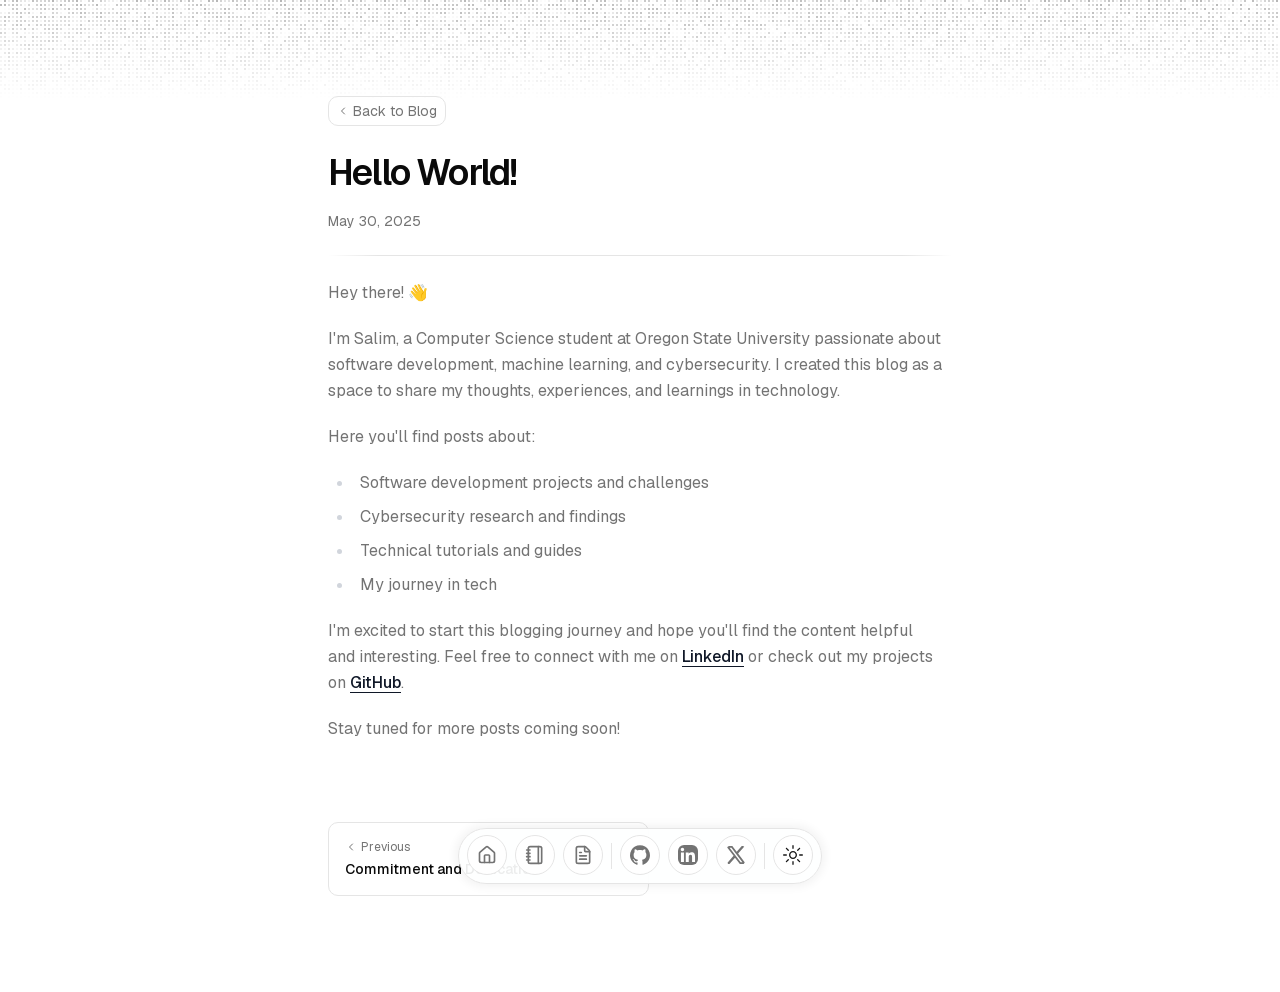
<file: blog/HelloWorld/index.html>
<!DOCTYPE html><!--yHGEP0vwJV_RVKZEvCjWE--><html lang="en"><head><meta charSet="utf-8"/><meta name="viewport" content="width=device-width, initial-scale=1"/><link rel="preload" href="/_next/static/media/797e433ab948586e-s.p.29207c2f.woff2" as="font" crossorigin="" type="font/woff2"/><link rel="preload" href="/_next/static/media/caa3a2e1cccd8315-s.p.3b6cae6d.woff2" as="font" crossorigin="" type="font/woff2"/><link rel="stylesheet" href="/_next/static/chunks/4c486f12a15ea960.css" data-precedence="next"/><link rel="preload" as="script" fetchPriority="low" href="/_next/static/chunks/5f8fe1779d039fbc.js"/><script src="/_next/static/chunks/8f4176fbfef2be30.js" async=""></script><script src="/_next/static/chunks/daeb0c231b2fce1c.js" async=""></script><script src="/_next/static/chunks/f322d800278ea09f.js" async=""></script><script src="/_next/static/chunks/turbopack-19019f3e06a7b77a.js" async=""></script><script src="/_next/static/chunks/6a21297094e6a497.js" async=""></script><script src="/_next/static/chunks/fc717ff24ae232ab.js" async=""></script><script src="/_next/static/chunks/5c0843859f7a8e01.js" async=""></script><script src="/_next/static/chunks/aa8100d928005d19.js" async=""></script><script src="/_next/static/chunks/483a12865e0bba97.js" async=""></script><script src="/_next/static/chunks/1d3be43a6dda29b7.js" async=""></script><script src="/_next/static/chunks/1cf405c06dd20e56.js" async=""></script><script src="/_next/static/chunks/c3a80b40992f9af9.js" async=""></script><script src="/_next/static/chunks/1968f2b833f1175f.js" async=""></script><meta name="next-size-adjust" content=""/><title>Hello World! | Salim Mohamed</title><meta name="description" content="Welcome to my tech blog! Here I share my journey as a Computer Science student, including software development projects, cybersecurity research, tutorials, and personal experiences in technology."/><link rel="manifest" href="/site.webmanifest"/><meta name="robots" content="index, follow"/><meta name="googlebot" content="index, follow, max-video-preview:-1, max-image-preview:large, max-snippet:-1"/><meta property="og:title" content="Hello World!"/><meta property="og:description" content="Welcome to my tech blog! Here I share my journey as a Computer Science student, including software development projects, cybersecurity research, tutorials, and personal experiences in technology."/><meta property="og:url" content="https://salimmohamed.github.io/blog/HelloWorld/"/><meta property="og:image:alt" content="Blog Post"/><meta property="og:image:type" content="image/png"/><meta property="og:image" content="https://salimmohamed.github.io/blog/HelloWorld/opengraph-image.png?706e084006a77b08"/><meta property="og:image:width" content="1200"/><meta property="og:image:height" content="630"/><meta property="og:type" content="article"/><meta property="article:published_time" content="2025-05-30"/><meta name="twitter:card" content="summary_large_image"/><meta name="twitter:title" content="Hello World!"/><meta name="twitter:description" content="Welcome to my tech blog! Here I share my journey as a Computer Science student, including software development projects, cybersecurity research, tutorials, and personal experiences in technology."/><meta name="twitter:image:alt" content="Blog Post"/><meta name="twitter:image:type" content="image/png"/><meta name="twitter:image" content="https://salimmohamed.github.io/blog/HelloWorld/opengraph-image.png?706e084006a77b08"/><meta name="twitter:image:width" content="1200"/><meta name="twitter:image:height" content="630"/><link rel="icon" href="/favicon.ico?favicon.bda4d57d.ico" sizes="48x48" type="image/x-icon"/><link rel="icon" href="/icon.png?icon.f6a9f7d6.png" sizes="512x512" type="image/png"/><link rel="apple-touch-icon" href="/apple-icon.png?apple-icon.ce78c426.png" sizes="180x180" type="image/png"/><script src="/_next/static/chunks/a6dad97d9634a72d.js" noModule=""></script></head><body class="min-h-screen bg-background font-sans antialiased relative geist_a4f9adef-module__rTGU2W__variable geist_mono_f41124e8-module__uIW-CG__variable"><div hidden=""><!--$--><!--/$--></div><script>((a,b,c,d,e,f,g,h)=>{let i=document.documentElement,j=["light","dark"];function k(b){var c;(Array.isArray(a)?a:[a]).forEach(a=>{let c="class"===a,d=c&&f?e.map(a=>f[a]||a):e;c?(i.classList.remove(...d),i.classList.add(f&&f[b]?f[b]:b)):i.setAttribute(a,b)}),c=b,h&&j.includes(c)&&(i.style.colorScheme=c)}if(d)k(d);else try{let a=localStorage.getItem(b)||c,d=g&&"system"===a?window.matchMedia("(prefers-color-scheme: dark)").matches?"dark":"light":a;k(d)}catch(a){}})("class","theme","light",null,["light","dark"],null,true,true)</script><div class="absolute inset-0 top-0 left-0 right-0 h-[100px] overflow-hidden z-0"><div class="h-full w-full" style="mask-image:linear-gradient(to bottom, black, transparent);-webkit-mask-image:linear-gradient(to bottom, black, transparent)"><canvas class="pointer-events-none" style="width:0;height:0"></canvas></div></div><div class="relative z-10 max-w-2xl mx-auto py-12 pb-24 sm:py-24 px-6"><section id="blog"><script type="application/ld+json">{"@context":"https://schema.org","@type":"BlogPosting","headline":"Hello World!","datePublished":"2025-05-30","dateModified":"2025-05-30","description":"Welcome to my tech blog! Here I share my journey as a Computer Science student, including software development projects, cybersecurity research, tutorials, and personal experiences in technology.","image":"https://salimmohamed.github.io/blog/HelloWorld/opengraph-image.png","url":"https://salimmohamed.github.io/blog/HelloWorld","author":{"@type":"Person","name":"Salim Mohamed"}}</script><div class="flex justify-start gap-4 items-center"><a class="text-sm text-muted-foreground hover:text-foreground transition-colors border border-border rounded-lg px-2 py-1 inline-flex items-center gap-1 mb-6 group" aria-label="Back to Blog" href="/blog/"><svg xmlns="http://www.w3.org/2000/svg" width="24" height="24" viewBox="0 0 24 24" fill="none" stroke="currentColor" stroke-width="2" stroke-linecap="round" stroke-linejoin="round" class="lucide lucide-chevron-left size-3 group-hover:-translate-x-px transition-transform" aria-hidden="true"><path d="m15 18-6-6 6-6"></path></svg>Back to Blog</a></div><div class="flex flex-col gap-4"><h1 class="title font-semibold text-3xl md:text-4xl tracking-tighter leading-tight">Hello World!</h1><p class="text-sm text-muted-foreground">May 30, 2025</p></div><div class="my-6 flex w-full items-center"><div class="flex-1 h-px bg-border" style="mask-image:linear-gradient(90deg, transparent, black 8%, black 92%, transparent);-webkit-mask-image:linear-gradient(90deg, transparent, black 8%, black 92%, transparent)"></div></div><article class="prose max-w-full text-pretty font-sans leading-relaxed text-muted-foreground dark:prose-invert"><p>Hey there! 👋</p>
<p>I&#x27;m Salim, a Computer Science student at Oregon State University passionate about software development, machine learning, and cybersecurity. I created this blog as a space to share my thoughts, experiences, and learnings in technology.</p>
<p>Here you&#x27;ll find posts about:</p>
<ul>
<li>Software development projects and challenges</li>
<li>Cybersecurity research and findings</li>
<li>Technical tutorials and guides</li>
<li>My journey in tech</li>
</ul>
<p>I&#x27;m excited to start this blogging journey and hope you&#x27;ll find the content helpful and interesting. Feel free to connect with me on <a href="https://www.linkedin.com/in/salimamohamed/">LinkedIn</a> or check out my projects on <a href="https://github.com/salimmohamed">GitHub</a>.</p>
<p>Stay tuned for more posts coming soon!</p></article><nav class="mt-12 pt-8 max-w-2xl"><div class="flex flex-col sm:flex-row justify-between gap-4"><a class="group flex-1 flex flex-col gap-1 p-4 rounded-lg border border-border hover:bg-accent/50 transition-colors" href="/blog/Dedication/"><span class="flex items-center gap-1 text-xs text-muted-foreground"><svg xmlns="http://www.w3.org/2000/svg" width="24" height="24" viewBox="0 0 24 24" fill="none" stroke="currentColor" stroke-width="2" stroke-linecap="round" stroke-linejoin="round" class="lucide lucide-chevron-left size-3" aria-hidden="true"><path d="m15 18-6-6 6-6"></path></svg>Previous</span><span class="text-sm font-medium group-hover:text-foreground transition-colors whitespace-normal wrap-break-word">Commitment and Dedication</span></a><div class="hidden sm:block flex-1"></div></div></nav></section><!--$--><!--/$--></div><div class="pointer-events-none fixed inset-x-0 bottom-4 z-30"><div class="items-end justify-center overflow-visible rounded-full z-50 pointer-events-auto relative h-14 p-2 w-fit mx-auto flex gap-2 border bg-card/90 backdrop-blur-3xl shadow-[0_0_10px_3px] shadow-primary/5"><a href="/" data-state="closed"><div class="relative flex aspect-square items-center justify-center shrink-0 rounded-3xl cursor-pointer size-full bg-background p-0 text-muted-foreground hover:text-foreground hover:bg-muted backdrop-blur-3xl border border-border transition-colors" style="width:40px;height:40px"><div class="flex items-center justify-center" style="width:20px;height:20px"><svg xmlns="http://www.w3.org/2000/svg" width="24" height="24" viewBox="0 0 24 24" fill="none" stroke="currentColor" stroke-width="2" stroke-linecap="round" stroke-linejoin="round" class="lucide lucide-house size-full rounded-sm overflow-hidden object-contain" aria-hidden="true"><path d="M15 21v-8a1 1 0 0 0-1-1h-4a1 1 0 0 0-1 1v8"></path><path d="M3 10a2 2 0 0 1 .709-1.528l7-6a2 2 0 0 1 2.582 0l7 6A2 2 0 0 1 21 10v9a2 2 0 0 1-2 2H5a2 2 0 0 1-2-2z"></path></svg></div></div></a><a href="/blog" data-state="closed"><div class="relative flex aspect-square items-center justify-center shrink-0 rounded-3xl cursor-pointer size-full bg-background p-0 text-muted-foreground hover:text-foreground hover:bg-muted backdrop-blur-3xl border border-border transition-colors" style="width:40px;height:40px"><div class="flex items-center justify-center" style="width:20px;height:20px"><svg xmlns="http://www.w3.org/2000/svg" width="24" height="24" viewBox="0 0 24 24" fill="none" stroke="currentColor" stroke-width="2" stroke-linecap="round" stroke-linejoin="round" class="lucide lucide-notebook size-full rounded-sm overflow-hidden object-contain" aria-hidden="true"><path d="M2 6h4"></path><path d="M2 10h4"></path><path d="M2 14h4"></path><path d="M2 18h4"></path><rect width="16" height="20" x="4" y="2" rx="2"></rect><path d="M16 2v20"></path></svg></div></div></a><a href="/Salim_Mohamed_Resume.pdf" target="_blank" rel="noopener noreferrer" data-state="closed"><div class="relative flex aspect-square items-center justify-center shrink-0 rounded-3xl cursor-pointer size-full bg-background p-0 text-muted-foreground hover:text-foreground hover:bg-muted backdrop-blur-3xl border border-border transition-colors" style="width:40px;height:40px"><div class="flex items-center justify-center" style="width:20px;height:20px"><svg xmlns="http://www.w3.org/2000/svg" width="24" height="24" viewBox="0 0 24 24" fill="none" stroke="currentColor" stroke-width="2" stroke-linecap="round" stroke-linejoin="round" class="lucide lucide-file-text size-full rounded-sm overflow-hidden object-contain" aria-hidden="true"><path d="M6 22a2 2 0 0 1-2-2V4a2 2 0 0 1 2-2h8a2.4 2.4 0 0 1 1.704.706l3.588 3.588A2.4 2.4 0 0 1 20 8v12a2 2 0 0 1-2 2z"></path><path d="M14 2v5a1 1 0 0 0 1 1h5"></path><path d="M10 9H8"></path><path d="M16 13H8"></path><path d="M16 17H8"></path></svg></div></div></a><div data-orientation="vertical" role="none" class="shrink-0 h-2/3 m-auto w-px bg-border"></div><a href="https://github.com/salimmohamed" target="_blank" rel="noopener noreferrer" data-state="closed"><div class="relative flex aspect-square items-center justify-center shrink-0 rounded-3xl cursor-pointer size-full bg-background p-0 text-muted-foreground hover:text-foreground hover:bg-muted backdrop-blur-3xl border border-border transition-colors" style="width:40px;height:40px"><div class="flex items-center justify-center" style="width:20px;height:20px"><svg viewBox="0 0 438.549 438.549" xmlns="http://www.w3.org/2000/svg" role="img" class="size-full rounded-sm overflow-hidden object-contain"><title>GitHub</title><path fill="currentColor" d="M409.132 114.573c-19.608-33.596-46.205-60.194-79.798-79.8-33.598-19.607-70.277-29.408-110.063-29.408-39.781 0-76.472 9.804-110.063 29.408-33.596 19.605-60.192 46.204-79.8 79.8C9.803 148.168 0 184.854 0 224.63c0 47.78 13.94 90.745 41.827 128.906 27.884 38.164 63.906 64.572 108.063 79.227 5.14.954 8.945.283 11.419-1.996 2.475-2.282 3.711-5.14 3.711-8.562 0-.571-.049-5.708-.144-15.417a2549.81 2549.81 0 01-.144-25.406l-6.567 1.136c-4.187.767-9.469 1.092-15.846 1-6.374-.089-12.991-.757-19.842-1.999-6.854-1.231-13.229-4.086-19.13-8.559-5.898-4.473-10.085-10.328-12.56-17.556l-2.855-6.57c-1.903-4.374-4.899-9.233-8.992-14.559-4.093-5.331-8.232-8.945-12.419-10.848l-1.999-1.431c-1.332-.951-2.568-2.098-3.711-3.429-1.142-1.331-1.997-2.663-2.568-3.997-.572-1.335-.098-2.43 1.427-3.289 1.525-.859 4.281-1.276 8.28-1.276l5.708.853c3.807.763 8.516 3.042 14.133 6.851 5.614 3.806 10.229 8.754 13.846 14.842 4.38 7.806 9.657 13.754 15.846 17.847 6.184 4.093 12.419 6.136 18.699 6.136 6.28 0 11.704-.476 16.274-1.423 4.565-.952 8.848-2.383 12.847-4.285 1.713-12.758 6.377-22.559 13.988-29.41-10.848-1.14-20.601-2.857-29.264-5.14-8.658-2.286-17.605-5.996-26.835-11.14-9.235-5.137-16.896-11.516-22.985-19.126-6.09-7.614-11.088-17.61-14.987-29.979-3.901-12.374-5.852-26.648-5.852-42.826 0-23.035 7.52-42.637 22.557-58.817-7.044-17.318-6.379-36.732 1.997-58.24 5.52-1.715 13.706-.428 24.554 3.853 10.85 4.283 18.794 7.952 23.84 10.994 5.046 3.041 9.089 5.618 12.135 7.708 17.705-4.947 35.976-7.421 54.818-7.421s37.117 2.474 54.823 7.421l10.849-6.849c7.419-4.57 16.18-8.758 26.262-12.565 10.088-3.805 17.802-4.853 23.134-3.138 8.562 21.509 9.325 40.922 2.279 58.24 15.036 16.18 22.559 35.787 22.559 58.817 0 16.178-1.958 30.497-5.853 42.966-3.9 12.471-8.941 22.457-15.125 29.979-6.191 7.521-13.901 13.85-23.131 18.986-9.232 5.14-18.182 8.85-26.84 11.136-8.662 2.286-18.415 4.004-29.263 5.146 9.894 8.562 14.842 22.077 14.842 40.539v60.237c0 3.422 1.19 6.279 3.572 8.562 2.379 2.279 6.136 2.95 11.276 1.995 44.163-14.653 80.185-41.062 108.068-79.226 27.88-38.161 41.825-81.126 41.825-128.906-.01-39.771-9.818-76.454-29.414-110.049z"></path></svg></div></div></a><a href="https://www.linkedin.com/in/salimamohamed/" target="_blank" rel="noopener noreferrer" data-state="closed"><div class="relative flex aspect-square items-center justify-center shrink-0 rounded-3xl cursor-pointer size-full bg-background p-0 text-muted-foreground hover:text-foreground hover:bg-muted backdrop-blur-3xl border border-border transition-colors" style="width:40px;height:40px"><div class="flex items-center justify-center" style="width:20px;height:20px"><svg viewBox="0 0 24 24" xmlns="http://www.w3.org/2000/svg" class="size-full rounded-sm overflow-hidden object-contain"><title>LinkedIn</title><path fill="currentColor" d="M20.447 20.452h-3.554v-5.569c0-1.328-.027-3.037-1.852-3.037-1.853 0-2.136 1.445-2.136 2.939v5.667H9.351V9h3.414v1.561h.046c.477-.9 1.637-1.85 3.37-1.85 3.601 0 4.267 2.37 4.267 5.455v6.286zM5.337 7.433c-1.144 0-2.063-.926-2.063-2.065 0-1.138.92-2.063 2.063-2.063 1.14 0 2.064.925 2.064 2.063 0 1.139-.925 2.065-2.064 2.065zm1.782 13.019H3.555V9h3.564v11.452zM22.225 0H1.771C.792 0 0 .774 0 1.729v20.542C0 23.227.792 24 1.771 24h20.451C23.2 24 24 23.227 24 22.271V1.729C24 .774 23.2 0 22.222 0h.003z"></path></svg></div></div></a><a href="https://x.com/salim_a_mohamed" target="_blank" rel="noopener noreferrer" data-state="closed"><div class="relative flex aspect-square items-center justify-center shrink-0 rounded-3xl cursor-pointer size-full bg-background p-0 text-muted-foreground hover:text-foreground hover:bg-muted backdrop-blur-3xl border border-border transition-colors" style="width:40px;height:40px"><div class="flex items-center justify-center" style="width:20px;height:20px"><svg viewBox="0 0 24 24" xmlns="http://www.w3.org/2000/svg" class="size-full rounded-sm overflow-hidden object-contain"><title>X</title><path fill="currentColor" d="M18.901 1.153h3.68l-8.04 9.19L24 22.846h-7.406l-5.8-7.584-6.638 7.584H.474l8.6-9.83L0 1.154h7.594l5.243 6.932ZM17.61 20.644h2.039L6.486 3.24H4.298Z"></path></svg></div></div></a><div data-orientation="vertical" role="none" class="shrink-0 h-2/3 m-auto w-px bg-border"></div><div class="relative flex aspect-square items-center justify-center shrink-0 rounded-3xl cursor-pointer size-full bg-background p-0 text-muted-foreground hover:text-foreground hover:bg-muted backdrop-blur-3xl border border-border transition-colors" style="width:40px;height:40px"><div class="flex items-center justify-center" style="width:20px;height:20px"><button class="inline-flex items-center justify-center whitespace-nowrap text-sm font-medium transition-colors focus-visible:outline-none focus-visible:ring-1 focus-visible:ring-ring disabled:pointer-events-none disabled:opacity-50 text-primary underline-offset-4 hover:underline rounded-full size-full cursor-pointer" type="button"><svg width="15" height="15" viewBox="0 0 15 15" fill="none" xmlns="http://www.w3.org/2000/svg" class="h-full w-full"><path d="M7.5 0C7.77614 0 8 0.223858 8 0.5V2.5C8 2.77614 7.77614 3 7.5 3C7.22386 3 7 2.77614 7 2.5V0.5C7 0.223858 7.22386 0 7.5 0ZM2.1967 2.1967C2.39196 2.00144 2.70854 2.00144 2.90381 2.1967L4.31802 3.61091C4.51328 3.80617 4.51328 4.12276 4.31802 4.31802C4.12276 4.51328 3.80617 4.51328 3.61091 4.31802L2.1967 2.90381C2.00144 2.70854 2.00144 2.39196 2.1967 2.1967ZM0.5 7C0.223858 7 0 7.22386 0 7.5C0 7.77614 0.223858 8 0.5 8H2.5C2.77614 8 3 7.77614 3 7.5C3 7.22386 2.77614 7 2.5 7H0.5ZM2.1967 12.8033C2.00144 12.608 2.00144 12.2915 2.1967 12.0962L3.61091 10.682C3.80617 10.4867 4.12276 10.4867 4.31802 10.682C4.51328 10.8772 4.51328 11.1938 4.31802 11.3891L2.90381 12.8033C2.70854 12.9986 2.39196 12.9986 2.1967 12.8033ZM12.5 7C12.2239 7 12 7.22386 12 7.5C12 7.77614 12.2239 8 12.5 8H14.5C14.7761 8 15 7.77614 15 7.5C15 7.22386 14.7761 7 14.5 7H12.5ZM10.682 4.31802C10.4867 4.12276 10.4867 3.80617 10.682 3.61091L12.0962 2.1967C12.2915 2.00144 12.608 2.00144 12.8033 2.1967C12.9986 2.39196 12.9986 2.70854 12.8033 2.90381L11.3891 4.31802C11.1938 4.51328 10.8772 4.51328 10.682 4.31802ZM8 12.5C8 12.2239 7.77614 12 7.5 12C7.22386 12 7 12.2239 7 12.5V14.5C7 14.7761 7.22386 15 7.5 15C7.77614 15 8 14.7761 8 14.5V12.5ZM10.682 10.682C10.8772 10.4867 11.1938 10.4867 11.3891 10.682L12.8033 12.0962C12.9986 12.2915 12.9986 12.608 12.8033 12.8033C12.608 12.9986 12.2915 12.9986 12.0962 12.8033L10.682 11.3891C10.4867 11.1938 10.4867 10.8772 10.682 10.682ZM5.5 7.5C5.5 6.39543 6.39543 5.5 7.5 5.5C8.60457 5.5 9.5 6.39543 9.5 7.5C9.5 8.60457 8.60457 9.5 7.5 9.5C6.39543 9.5 5.5 8.60457 5.5 7.5ZM7.5 4.5C5.84315 4.5 4.5 5.84315 4.5 7.5C4.5 9.15685 5.84315 10.5 7.5 10.5C9.15685 10.5 10.5 9.15685 10.5 7.5C10.5 5.84315 9.15685 4.5 7.5 4.5Z" fill="currentColor" fill-rule="evenodd" clip-rule="evenodd"></path></svg><svg width="15" height="15" viewBox="0 0 15 15" fill="none" xmlns="http://www.w3.org/2000/svg" class="hidden h-full w-full"><path d="M2.89998 0.499976C2.89998 0.279062 2.72089 0.0999756 2.49998 0.0999756C2.27906 0.0999756 2.09998 0.279062 2.09998 0.499976V1.09998H1.49998C1.27906 1.09998 1.09998 1.27906 1.09998 1.49998C1.09998 1.72089 1.27906 1.89998 1.49998 1.89998H2.09998V2.49998C2.09998 2.72089 2.27906 2.89998 2.49998 2.89998C2.72089 2.89998 2.89998 2.72089 2.89998 2.49998V1.89998H3.49998C3.72089 1.89998 3.89998 1.72089 3.89998 1.49998C3.89998 1.27906 3.72089 1.09998 3.49998 1.09998H2.89998V0.499976ZM5.89998 3.49998C5.89998 3.27906 5.72089 3.09998 5.49998 3.09998C5.27906 3.09998 5.09998 3.27906 5.09998 3.49998V4.09998H4.49998C4.27906 4.09998 4.09998 4.27906 4.09998 4.49998C4.09998 4.72089 4.27906 4.89998 4.49998 4.89998H5.09998V5.49998C5.09998 5.72089 5.27906 5.89998 5.49998 5.89998C5.72089 5.89998 5.89998 5.72089 5.89998 5.49998V4.89998H6.49998C6.72089 4.89998 6.89998 4.72089 6.89998 4.49998C6.89998 4.27906 6.72089 4.09998 6.49998 4.09998H5.89998V3.49998ZM1.89998 6.49998C1.89998 6.27906 1.72089 6.09998 1.49998 6.09998C1.27906 6.09998 1.09998 6.27906 1.09998 6.49998V7.09998H0.499976C0.279062 7.09998 0.0999756 7.27906 0.0999756 7.49998C0.0999756 7.72089 0.279062 7.89998 0.499976 7.89998H1.09998V8.49998C1.09998 8.72089 1.27906 8.89997 1.49998 8.89997C1.72089 8.89997 1.89998 8.72089 1.89998 8.49998V7.89998H2.49998C2.72089 7.89998 2.89998 7.72089 2.89998 7.49998C2.89998 7.27906 2.72089 7.09998 2.49998 7.09998H1.89998V6.49998ZM8.54406 0.98184L8.24618 0.941586C8.03275 0.917676 7.90692 1.1655 8.02936 1.34194C8.17013 1.54479 8.29981 1.75592 8.41754 1.97445C8.91878 2.90485 9.20322 3.96932 9.20322 5.10022C9.20322 8.37201 6.82247 11.0878 3.69887 11.6097C3.45736 11.65 3.20988 11.6772 2.96008 11.6906C2.74563 11.702 2.62729 11.9535 2.77721 12.1072C2.84551 12.1773 2.91535 12.2458 2.98667 12.3128L3.05883 12.3795L3.31883 12.6045L3.50684 12.7532L3.62796 12.8433L3.81491 12.9742L3.99079 13.089C4.11175 13.1651 4.23536 13.2375 4.36157 13.3059L4.62496 13.4412L4.88553 13.5607L5.18837 13.6828L5.43169 13.7686C5.56564 13.8128 5.70149 13.8529 5.83857 13.8885C5.94262 13.9155 6.04767 13.9401 6.15405 13.9622C6.27993 13.9883 6.40713 14.0109 6.53544 14.0298L6.85241 14.0685L7.11934 14.0892C7.24637 14.0965 7.37436 14.1002 7.50322 14.1002C11.1483 14.1002 14.1032 11.1453 14.1032 7.50023C14.1032 7.25044 14.0893 7.00389 14.0623 6.76131L14.0255 6.48407C13.991 6.26083 13.9453 6.04129 13.8891 5.82642C13.8213 5.56709 13.7382 5.31398 13.6409 5.06881L13.5279 4.80132L13.4507 4.63542L13.3766 4.48666C13.2178 4.17773 13.0353 3.88295 12.8312 3.60423L12.6782 3.40352L12.4793 3.16432L12.3157 2.98361L12.1961 2.85951L12.0355 2.70246L11.8134 2.50184L11.4925 2.24191L11.2483 2.06498L10.9562 1.87446L10.6346 1.68894L10.3073 1.52378L10.1938 1.47176L9.95488 1.3706L9.67791 1.2669L9.42566 1.1846L9.10075 1.09489L8.83599 1.03486L8.54406 0.98184ZM10.4032 5.30023C10.4032 4.27588 10.2002 3.29829 9.83244 2.40604C11.7623 3.28995 13.1032 5.23862 13.1032 7.50023C13.1032 10.593 10.596 13.1002 7.50322 13.1002C6.63646 13.1002 5.81597 12.9036 5.08355 12.5522C6.5419 12.0941 7.81081 11.2082 8.74322 10.0416C8.87963 10.2284 9.10028 10.3497 9.34928 10.3497C9.76349 10.3497 10.0993 10.0139 10.0993 9.59971C10.0993 9.24256 9.84965 8.94373 9.51535 8.86816C9.57741 8.75165 9.63653 8.63334 9.6926 8.51332C9.88358 8.63163 10.1088 8.69993 10.35 8.69993C11.0403 8.69993 11.6 8.14028 11.6 7.44993C11.6 6.75976 11.0406 6.20024 10.3505 6.19993C10.3853 5.90487 10.4032 5.60464 10.4032 5.30023Z" fill="currentColor" fill-rule="evenodd" clip-rule="evenodd"></path></svg></button></div></div></div></div><script src="/_next/static/chunks/5f8fe1779d039fbc.js" id="_R_" async=""></script><script>(self.__next_f=self.__next_f||[]).push([0])</script><script>self.__next_f.push([1,"1:\"$Sreact.fragment\"\n2:I[27423,[\"/_next/static/chunks/6a21297094e6a497.js\",\"/_next/static/chunks/fc717ff24ae232ab.js\",\"/_next/static/chunks/5c0843859f7a8e01.js\",\"/_next/static/chunks/aa8100d928005d19.js\"],\"ThemeProvider\"]\n3:I[46798,[\"/_next/static/chunks/6a21297094e6a497.js\",\"/_next/static/chunks/fc717ff24ae232ab.js\",\"/_next/static/chunks/5c0843859f7a8e01.js\",\"/_next/static/chunks/aa8100d928005d19.js\"],\"TooltipProvider\"]\n4:I[66171,[\"/_next/static/chunks/6a21297094e6a497.js\",\"/_next/static/chunks/fc717ff24ae232ab.js\",\"/_next/static/chunks/5c0843859f7a8e01.js\",\"/_next/static/chunks/aa8100d928005d19.js\"],\"FlickeringGrid\"]\n5:I[92337,[\"/_next/static/chunks/483a12865e0bba97.js\",\"/_next/static/chunks/1d3be43a6dda29b7.js\"],\"default\"]\n6:I[64226,[\"/_next/static/chunks/483a12865e0bba97.js\",\"/_next/static/chunks/1d3be43a6dda29b7.js\"],\"default\"]\n7:I[8331,[\"/_next/static/chunks/6a21297094e6a497.js\",\"/_next/static/chunks/fc717ff24ae232ab.js\",\"/_next/static/chunks/5c0843859f7a8e01.js\",\"/_next/static/chunks/aa8100d928005d19.js\",\"/_next/static/chunks/1cf405c06dd20e56.js\",\"/_next/static/chunks/c3a80b40992f9af9.js\",\"/_next/static/chunks/1968f2b833f1175f.js\"],\"\"]\n8:I[72504,[\"/_next/static/chunks/6a21297094e6a497.js\",\"/_next/static/chunks/fc717ff24ae232ab.js\",\"/_next/static/chunks/5c0843859f7a8e01.js\",\"/_next/static/chunks/aa8100d928005d19.js\"],\"Dock\"]\n9:I[46798,[\"/_next/static/chunks/6a21297094e6a497.js\",\"/_next/static/chunks/fc717ff24ae232ab.js\",\"/_next/static/chunks/5c0843859f7a8e01.js\",\"/_next/static/chunks/aa8100d928005d19.js\"],\"Tooltip\"]\na:I[46798,[\"/_next/static/chunks/6a21297094e6a497.js\",\"/_next/static/chunks/fc717ff24ae232ab.js\",\"/_next/static/chunks/5c0843859f7a8e01.js\",\"/_next/static/chunks/aa8100d928005d19.js\"],\"TooltipTrigger\"]\nb:I[72504,[\"/_next/static/chunks/6a21297094e6a497.js\",\"/_next/static/chunks/fc717ff24ae232ab.js\",\"/_next/static/chunks/5c0843859f7a8e01.js\",\"/_next/static/chunks/aa8100d928005d19.js\"],\"DockIcon\"]\n1a:I[54354,[],\"default\"]\n:HL[\"/_next/static/chunks/4c486f12a15ea960.css\",\"style\"]\n:HL[\"/_next/static/media/797e433ab948586e-s.p.29207c2f.woff2\",\"font\",{\"crossOrigin\":\"\",\"type\":\"font/woff2\"}]\n:HL[\"/_next/static/media/caa3a2e1cccd8315-s.p.3b6cae6d.woff2\",\"font\",{\"crossOrigin\":\"\",\"type\":\"font/woff2\"}]\n"])</script><script>self.__next_f.push([1,"0:{\"P\":null,\"b\":\"yHGEP0vwJV-RVKZEvCjWE\",\"c\":[\"\",\"blog\",\"HelloWorld\",\"\"],\"q\":\"\",\"i\":false,\"f\":[[[\"\",{\"children\":[\"blog\",{\"children\":[[\"slug\",\"HelloWorld\",\"d\"],{\"children\":[\"__PAGE__\",{}]}]}]},\"$undefined\",\"$undefined\",true],[[\"$\",\"$1\",\"c\",{\"children\":[[[\"$\",\"link\",\"0\",{\"rel\":\"stylesheet\",\"href\":\"/_next/static/chunks/4c486f12a15ea960.css\",\"precedence\":\"next\",\"crossOrigin\":\"$undefined\",\"nonce\":\"$undefined\"}],[\"$\",\"script\",\"script-0\",{\"src\":\"/_next/static/chunks/6a21297094e6a497.js\",\"async\":true,\"nonce\":\"$undefined\"}],[\"$\",\"script\",\"script-1\",{\"src\":\"/_next/static/chunks/fc717ff24ae232ab.js\",\"async\":true,\"nonce\":\"$undefined\"}],[\"$\",\"script\",\"script-2\",{\"src\":\"/_next/static/chunks/5c0843859f7a8e01.js\",\"async\":true,\"nonce\":\"$undefined\"}],[\"$\",\"script\",\"script-3\",{\"src\":\"/_next/static/chunks/aa8100d928005d19.js\",\"async\":true,\"nonce\":\"$undefined\"}]],[\"$\",\"html\",null,{\"lang\":\"en\",\"suppressHydrationWarning\":true,\"children\":[\"$\",\"body\",null,{\"className\":\"min-h-screen bg-background font-sans antialiased relative geist_a4f9adef-module__rTGU2W__variable geist_mono_f41124e8-module__uIW-CG__variable\",\"children\":[\"$\",\"$L2\",null,{\"attribute\":\"class\",\"defaultTheme\":\"light\",\"children\":[\"$\",\"$L3\",null,{\"delayDuration\":0,\"children\":[[\"$\",\"div\",null,{\"className\":\"absolute inset-0 top-0 left-0 right-0 h-[100px] overflow-hidden z-0\",\"children\":[\"$\",\"$L4\",null,{\"className\":\"h-full w-full\",\"squareSize\":2,\"gridGap\":2,\"style\":{\"maskImage\":\"linear-gradient(to bottom, black, transparent)\",\"WebkitMaskImage\":\"linear-gradient(to bottom, black, transparent)\"}}]}],[\"$\",\"div\",null,{\"className\":\"relative z-10 max-w-2xl mx-auto py-12 pb-24 sm:py-24 px-6\",\"children\":[\"$\",\"$L5\",null,{\"parallelRouterKey\":\"children\",\"error\":\"$undefined\",\"errorStyles\":\"$undefined\",\"errorScripts\":\"$undefined\",\"template\":[\"$\",\"$L6\",null,{}],\"templateStyles\":\"$undefined\",\"templateScripts\":\"$undefined\",\"notFound\":[[\"$\",\"div\",null,{\"className\":\"min-h-[calc(100vh-12rem)] flex flex-col\",\"children\":[\"$\",\"div\",null,{\"className\":\"flex-1 flex items-center justify-center p-8\",\"children\":[\"$\",\"div\",null,{\"className\":\"flex flex-col items-center text-center max-w-md relative\",\"children\":[[\"$\",\"h1\",null,{\"className\":\"text-[200px] font-semibold font-mono bg-linear-to-b from-primary/30 to-secondary/10 text-transparent bg-clip-text absolute -top-40 left-1/2 -translate-x-1/2 mask-[linear-gradient(to_bottom,black,black_20%,transparent_80%)] tracking-tighter uppercase [-webkit-text-stroke:3px_hsl(var(--primary)/0.6)]\",\"children\":\"404\"}],[\"$\",\"h2\",null,{\"className\":\"text-4xl tracking-tight font-semibold text-foreground mb-2\",\"children\":\"Page Not Found\"}],[\"$\",\"p\",null,{\"className\":\"text-muted-foreground mb-8 text-balance tracking-tight font-medium\",\"children\":\"The page you're looking for doesn't exist or may have been moved.\"}],[\"$\",\"div\",null,{\"className\":\"flex flex-col sm:flex-row gap-3\",\"children\":[\"$\",\"$L7\",null,{\"href\":\"/\",\"children\":[\"$\",\"button\",null,{\"className\":\"inline-flex items-center justify-center whitespace-nowrap rounded-md text-sm font-medium transition-colors focus-visible:outline-none focus-visible:ring-1 focus-visible:ring-ring disabled:pointer-events-none disabled:opacity-50 border border-input bg-background shadow-sm hover:bg-accent hover:text-accent-foreground h-9 px-4 py-2 gap-2 cursor-pointer\",\"ref\":\"$undefined\",\"children\":[[\"$\",\"svg\",null,{\"ref\":\"$undefined\",\"xmlns\":\"http://www.w3.org/2000/svg\",\"width\":24,\"height\":24,\"viewBox\":\"0 0 24 24\",\"fill\":\"none\",\"stroke\":\"currentColor\",\"strokeWidth\":2,\"strokeLinecap\":\"round\",\"strokeLinejoin\":\"round\",\"className\":\"lucide lucide-house h-4 w-4\",\"aria-hidden\":\"true\",\"children\":[[\"$\",\"path\",\"5wwlr5\",{\"d\":\"M15 21v-8a1 1 0 0 0-1-1h-4a1 1 0 0 0-1 1v8\"}],[\"$\",\"path\",\"r6nss1\",{\"d\":\"M3 10a2 2 0 0 1 .709-1.528l7-6a2 2 0 0 1 2.582 0l7 6A2 2 0 0 1 21 10v9a2 2 0 0 1-2 2H5a2 2 0 0 1-2-2z\"}],\"$undefined\"]}],\"Go to Home\"]}]}]}]]}]}]}],[]],\"forbidden\":\"$undefined\",\"unauthorized\":\"$undefined\"}]}],[\"$\",\"div\",null,{\"className\":\"pointer-events-none fixed inset-x-0 bottom-4 z-30\",\"children\":[\"$\",\"$L8\",null,{\"className\":\"z-50 pointer-events-auto relative h-14 p-2 w-fit mx-auto flex gap-2 border bg-card/90 backdrop-blur-3xl shadow-[0_0_10px_3px] shadow-primary/5\",\"children\":[[[\"$\",\"$L9\",\"/\",{\"children\":[[\"$\",\"$La\",null,{\"asChild\":true,\"children\":[\"$\",\"a\",null,{\"href\":\"/\",\"target\":\"$undefined\",\"rel\":\"$undefined\",\"children\":[\"$\",\"$Lb\",null,{\"className\":\"rounded-3xl cursor-pointer size-full bg-background p-0 text-muted-foreground hover:text-foreground hover:bg-muted backdrop-blur-3xl border border-border transition-colors\",\"children\":\"$Lc\"}]}]}],\"$Ld\"]}],\"$Le\",\"$Lf\"],\"$L10\",[\"$L11\",\"$L12\",\"$L13\"],\"$L14\",\"$L15\"]}]}]]}]}]}]}]]}],{\"children\":[\"$L16\",{\"children\":[\"$L17\",{\"children\":[\"$L18\",{},null,false,false]},null,false,false]},null,false,false]},null,false,false],\"$L19\",false]],\"m\":\"$undefined\",\"G\":[\"$1a\",[]],\"S\":true}\n"])</script><script>self.__next_f.push([1,"1b:I[46798,[\"/_next/static/chunks/6a21297094e6a497.js\",\"/_next/static/chunks/fc717ff24ae232ab.js\",\"/_next/static/chunks/5c0843859f7a8e01.js\",\"/_next/static/chunks/aa8100d928005d19.js\"],\"TooltipContent\"]\n1c:I[46798,[\"/_next/static/chunks/6a21297094e6a497.js\",\"/_next/static/chunks/fc717ff24ae232ab.js\",\"/_next/static/chunks/5c0843859f7a8e01.js\",\"/_next/static/chunks/aa8100d928005d19.js\"],\"TooltipArrow\"]\n1d:I[72436,[\"/_next/static/chunks/6a21297094e6a497.js\",\"/_next/static/chunks/fc717ff24ae232ab.js\",\"/_next/static/chunks/5c0843859f7a8e01.js\",\"/_next/static/chunks/aa8100d928005d19.js\"],\"Separator\"]\n1f:I[15022,[\"/_next/static/chunks/6a21297094e6a497.js\",\"/_next/static/chunks/fc717ff24ae232ab.js\",\"/_next/static/chunks/5c0843859f7a8e01.js\",\"/_next/static/chunks/aa8100d928005d19.js\"],\"ModeToggle\"]\n21:I[2718,[\"/_next/static/chunks/483a12865e0bba97.js\",\"/_next/static/chunks/1d3be43a6dda29b7.js\"],\"OutletBoundary\"]\n22:\"$Sreact.suspense\"\n24:I[2718,[\"/_next/static/chunks/483a12865e0bba97.js\",\"/_next/static/chunks/1d3be43a6dda29b7.js\"],\"ViewportBoundary\"]\n26:I[2718,[\"/_next/static/chunks/483a12865e0bba97.js\",\"/_next/static/chunks/1d3be43a6dda29b7.js\"],\"MetadataBoundary\"]\nc:[\"$\",\"svg\",null,{\"ref\":\"$undefined\",\"xmlns\":\"http://www.w3.org/2000/svg\",\"width\":24,\"height\":24,\"viewBox\":\"0 0 24 24\",\"fill\":\"none\",\"stroke\":\"currentColor\",\"strokeWidth\":2,\"strokeLinecap\":\"round\",\"strokeLinejoin\":\"round\",\"className\":\"lucide lucide-house size-full rounded-sm overflow-hidden object-contain\",\"aria-hidden\":\"true\",\"children\":[[\"$\",\"path\",\"5wwlr5\",{\"d\":\"M15 21v-8a1 1 0 0 0-1-1h-4a1 1 0 0 0-1 1v8\"}],[\"$\",\"path\",\"r6nss1\",{\"d\":\"M3 10a2 2 0 0 1 .709-1.528l7-6a2 2 0 0 1 2.582 0l7 6A2 2 0 0 1 21 10v9a2 2 0 0 1-2 2H5a2 2 0 0 1-2-2z\"}],\"$undefined\"]}]\nd:[\"$\",\"$L1b\",null,{\"side\":\"top\",\"sideOffset\":8,\"className\":\"rounded-xl bg-primary text-primary-foreground px-4 py-2 text-sm shadow-[0_10px_40px_-10px_rgba(0,0,0,0.3)] dark:shadow-[0_10px_40px_-10px_rgba(0,0,0,0.5)]\",\"children\":[[\"$\",\"p\",null,{\"children\":\"Home\"}],[\"$\",\"$L1c\",null,{\"className\":\"fill-primary\"}]]}]\ne:[\"$\",\"$L9\",\"/blog\",{\"children\":[[\"$\",\"$La\",null,{\"asChild\":true,\"children\":[\"$\",\"a\",null,{\"href\":\"/blog\",\"target\":\"$undefined\",\"rel\":\"$undefined\",\"children\":[\"$\",\"$Lb\",null,{\"className\":\"rounded-3xl cursor-pointer size-full bg-background p-0 text-muted-foreground hover:text-foreground hover:bg-muted backdrop-blur-3xl border border-border transition-colors\",\"children\":[\"$\",\"svg\",null,{\"ref\":\"$undefined\",\"xmlns\":\"http://www.w3.org/2000/svg\",\"width\":24,\"height\":24,\"viewBox\":\"0 0 24 24\",\"fill\":\"none\",\"stroke\":\"currentColor\",\"strokeWidth\":2,\"strokeLinecap\":\"round\",\"strokeLinejoin\":\"round\",\"className\":\"lucide lucide-notebook size-full rounded-sm overflow-hidden object-contain\",\"aria-hidden\":\"true\",\"children\":[[\"$\",\"path\",\"aawbzj\",{\"d\":\"M2 6h4\"}],[\"$\",\"path\",\"l0bgd4\",{\"d\":\"M2 10h4\"}],[\"$\",\"path\",\"1gsvsf\",{\"d\":\"M2 14h4\"}],[\"$\",\"path\",\"1bu2t1\",{\"d\":\"M2 18h4\"}],[\"$\",\"rect\",\"1nb95v\",{\"width\":\"16\",\"height\":\"20\",\"x\":\"4\",\"y\":\"2\",\"rx\":\"2\"}],[\"$\",\"path\",\"rotuqe\",{\"d\":\"M16 2v20\"}],\"$undefined\"]}]}]}]}],[\"$\",\"$L1b\",null,{\"side\":\"top\",\"sideOffset\":8,\"className\":\"rounded-xl bg-primary text-primary-foreground px-4 py-2 text-sm shadow-[0_10px_40px_-10px_rgba(0,0,0,0.3)] dark:shadow-[0_10px_40px_-10px_rgba(0,0,0,0.5)]\",\"children\":[[\"$\",\"p\",null,{\"children\":\"Blog\"}],[\"$\",\"$L1c\",null,{\"className\":\"fill-primary\"}]]}]]}]\n"])</script><script>self.__next_f.push([1,"f:[\"$\",\"$L9\",\"/Salim_Mohamed_Resume.pdf\",{\"children\":[[\"$\",\"$La\",null,{\"asChild\":true,\"children\":[\"$\",\"a\",null,{\"href\":\"/Salim_Mohamed_Resume.pdf\",\"target\":\"_blank\",\"rel\":\"noopener noreferrer\",\"children\":[\"$\",\"$Lb\",null,{\"className\":\"rounded-3xl cursor-pointer size-full bg-background p-0 text-muted-foreground hover:text-foreground hover:bg-muted backdrop-blur-3xl border border-border transition-colors\",\"children\":[\"$\",\"svg\",null,{\"ref\":\"$undefined\",\"xmlns\":\"http://www.w3.org/2000/svg\",\"width\":24,\"height\":24,\"viewBox\":\"0 0 24 24\",\"fill\":\"none\",\"stroke\":\"currentColor\",\"strokeWidth\":2,\"strokeLinecap\":\"round\",\"strokeLinejoin\":\"round\",\"className\":\"lucide lucide-file-text size-full rounded-sm overflow-hidden object-contain\",\"aria-hidden\":\"true\",\"children\":[[\"$\",\"path\",\"1oefj6\",{\"d\":\"M6 22a2 2 0 0 1-2-2V4a2 2 0 0 1 2-2h8a2.4 2.4 0 0 1 1.704.706l3.588 3.588A2.4 2.4 0 0 1 20 8v12a2 2 0 0 1-2 2z\"}],[\"$\",\"path\",\"wfsgrz\",{\"d\":\"M14 2v5a1 1 0 0 0 1 1h5\"}],[\"$\",\"path\",\"b1mrlr\",{\"d\":\"M10 9H8\"}],[\"$\",\"path\",\"t4e002\",{\"d\":\"M16 13H8\"}],[\"$\",\"path\",\"z1uh3a\",{\"d\":\"M16 17H8\"}],\"$undefined\"]}]}]}]}],[\"$\",\"$L1b\",null,{\"side\":\"top\",\"sideOffset\":8,\"className\":\"rounded-xl bg-primary text-primary-foreground px-4 py-2 text-sm shadow-[0_10px_40px_-10px_rgba(0,0,0,0.3)] dark:shadow-[0_10px_40px_-10px_rgba(0,0,0,0.5)]\",\"children\":[[\"$\",\"p\",null,{\"children\":\"Resume\"}],[\"$\",\"$L1c\",null,{\"className\":\"fill-primary\"}]]}]]}]\n"])</script><script>self.__next_f.push([1,"10:[\"$\",\"$L1d\",null,{\"orientation\":\"vertical\",\"className\":\"h-2/3 m-auto w-px bg-border\"}]\n1e:T843,"])</script><script>self.__next_f.push([1,"M409.132 114.573c-19.608-33.596-46.205-60.194-79.798-79.8-33.598-19.607-70.277-29.408-110.063-29.408-39.781 0-76.472 9.804-110.063 29.408-33.596 19.605-60.192 46.204-79.8 79.8C9.803 148.168 0 184.854 0 224.63c0 47.78 13.94 90.745 41.827 128.906 27.884 38.164 63.906 64.572 108.063 79.227 5.14.954 8.945.283 11.419-1.996 2.475-2.282 3.711-5.14 3.711-8.562 0-.571-.049-5.708-.144-15.417a2549.81 2549.81 0 01-.144-25.406l-6.567 1.136c-4.187.767-9.469 1.092-15.846 1-6.374-.089-12.991-.757-19.842-1.999-6.854-1.231-13.229-4.086-19.13-8.559-5.898-4.473-10.085-10.328-12.56-17.556l-2.855-6.57c-1.903-4.374-4.899-9.233-8.992-14.559-4.093-5.331-8.232-8.945-12.419-10.848l-1.999-1.431c-1.332-.951-2.568-2.098-3.711-3.429-1.142-1.331-1.997-2.663-2.568-3.997-.572-1.335-.098-2.43 1.427-3.289 1.525-.859 4.281-1.276 8.28-1.276l5.708.853c3.807.763 8.516 3.042 14.133 6.851 5.614 3.806 10.229 8.754 13.846 14.842 4.38 7.806 9.657 13.754 15.846 17.847 6.184 4.093 12.419 6.136 18.699 6.136 6.28 0 11.704-.476 16.274-1.423 4.565-.952 8.848-2.383 12.847-4.285 1.713-12.758 6.377-22.559 13.988-29.41-10.848-1.14-20.601-2.857-29.264-5.14-8.658-2.286-17.605-5.996-26.835-11.14-9.235-5.137-16.896-11.516-22.985-19.126-6.09-7.614-11.088-17.61-14.987-29.979-3.901-12.374-5.852-26.648-5.852-42.826 0-23.035 7.52-42.637 22.557-58.817-7.044-17.318-6.379-36.732 1.997-58.24 5.52-1.715 13.706-.428 24.554 3.853 10.85 4.283 18.794 7.952 23.84 10.994 5.046 3.041 9.089 5.618 12.135 7.708 17.705-4.947 35.976-7.421 54.818-7.421s37.117 2.474 54.823 7.421l10.849-6.849c7.419-4.57 16.18-8.758 26.262-12.565 10.088-3.805 17.802-4.853 23.134-3.138 8.562 21.509 9.325 40.922 2.279 58.24 15.036 16.18 22.559 35.787 22.559 58.817 0 16.178-1.958 30.497-5.853 42.966-3.9 12.471-8.941 22.457-15.125 29.979-6.191 7.521-13.901 13.85-23.131 18.986-9.232 5.14-18.182 8.85-26.84 11.136-8.662 2.286-18.415 4.004-29.263 5.146 9.894 8.562 14.842 22.077 14.842 40.539v60.237c0 3.422 1.19 6.279 3.572 8.562 2.379 2.279 6.136 2.95 11.276 1.995 44.163-14.653 80.185-41.062 108.068-79.226 27.88-38.161 41.825-81.126 41.825-128.906-.01-39.771-9.818-76.454-29.414-110.049z"])</script><script>self.__next_f.push([1,"11:[\"$\",\"$L9\",\"social-GitHub-0\",{\"children\":[[\"$\",\"$La\",null,{\"asChild\":true,\"children\":[\"$\",\"a\",null,{\"href\":\"https://github.com/salimmohamed\",\"target\":\"_blank\",\"rel\":\"noopener noreferrer\",\"children\":[\"$\",\"$Lb\",null,{\"className\":\"rounded-3xl cursor-pointer size-full bg-background p-0 text-muted-foreground hover:text-foreground hover:bg-muted backdrop-blur-3xl border border-border transition-colors\",\"children\":[\"$\",\"svg\",null,{\"viewBox\":\"0 0 438.549 438.549\",\"xmlns\":\"http://www.w3.org/2000/svg\",\"role\":\"img\",\"className\":\"size-full rounded-sm overflow-hidden object-contain\",\"children\":[[\"$\",\"title\",null,{\"children\":\"GitHub\"}],[\"$\",\"path\",null,{\"fill\":\"currentColor\",\"d\":\"$1e\"}]]}]}]}]}],[\"$\",\"$L1b\",null,{\"side\":\"top\",\"sideOffset\":8,\"className\":\"rounded-xl bg-primary text-primary-foreground px-4 py-2 text-sm shadow-[0_10px_40px_-10px_rgba(0,0,0,0.3)] dark:shadow-[0_10px_40px_-10px_rgba(0,0,0,0.5)]\",\"children\":[[\"$\",\"p\",null,{\"children\":\"GitHub\"}],[\"$\",\"$L1c\",null,{\"className\":\"fill-primary\"}]]}]]}]\n"])</script><script>self.__next_f.push([1,"12:[\"$\",\"$L9\",\"social-LinkedIn-1\",{\"children\":[[\"$\",\"$La\",null,{\"asChild\":true,\"children\":[\"$\",\"a\",null,{\"href\":\"https://www.linkedin.com/in/salimamohamed/\",\"target\":\"_blank\",\"rel\":\"noopener noreferrer\",\"children\":[\"$\",\"$Lb\",null,{\"className\":\"rounded-3xl cursor-pointer size-full bg-background p-0 text-muted-foreground hover:text-foreground hover:bg-muted backdrop-blur-3xl border border-border transition-colors\",\"children\":[\"$\",\"svg\",null,{\"viewBox\":\"0 0 24 24\",\"xmlns\":\"http://www.w3.org/2000/svg\",\"className\":\"size-full rounded-sm overflow-hidden object-contain\",\"children\":[[\"$\",\"title\",null,{\"children\":\"LinkedIn\"}],[\"$\",\"path\",null,{\"fill\":\"currentColor\",\"d\":\"M20.447 20.452h-3.554v-5.569c0-1.328-.027-3.037-1.852-3.037-1.853 0-2.136 1.445-2.136 2.939v5.667H9.351V9h3.414v1.561h.046c.477-.9 1.637-1.85 3.37-1.85 3.601 0 4.267 2.37 4.267 5.455v6.286zM5.337 7.433c-1.144 0-2.063-.926-2.063-2.065 0-1.138.92-2.063 2.063-2.063 1.14 0 2.064.925 2.064 2.063 0 1.139-.925 2.065-2.064 2.065zm1.782 13.019H3.555V9h3.564v11.452zM22.225 0H1.771C.792 0 0 .774 0 1.729v20.542C0 23.227.792 24 1.771 24h20.451C23.2 24 24 23.227 24 22.271V1.729C24 .774 23.2 0 22.222 0h.003z\"}]]}]}]}]}],[\"$\",\"$L1b\",null,{\"side\":\"top\",\"sideOffset\":8,\"className\":\"rounded-xl bg-primary text-primary-foreground px-4 py-2 text-sm shadow-[0_10px_40px_-10px_rgba(0,0,0,0.3)] dark:shadow-[0_10px_40px_-10px_rgba(0,0,0,0.5)]\",\"children\":[[\"$\",\"p\",null,{\"children\":\"LinkedIn\"}],[\"$\",\"$L1c\",null,{\"className\":\"fill-primary\"}]]}]]}]\n"])</script><script>self.__next_f.push([1,"13:[\"$\",\"$L9\",\"social-X-2\",{\"children\":[[\"$\",\"$La\",null,{\"asChild\":true,\"children\":[\"$\",\"a\",null,{\"href\":\"https://x.com/salim_a_mohamed\",\"target\":\"_blank\",\"rel\":\"noopener noreferrer\",\"children\":[\"$\",\"$Lb\",null,{\"className\":\"rounded-3xl cursor-pointer size-full bg-background p-0 text-muted-foreground hover:text-foreground hover:bg-muted backdrop-blur-3xl border border-border transition-colors\",\"children\":[\"$\",\"svg\",null,{\"viewBox\":\"0 0 24 24\",\"xmlns\":\"http://www.w3.org/2000/svg\",\"className\":\"size-full rounded-sm overflow-hidden object-contain\",\"children\":[[\"$\",\"title\",null,{\"children\":\"X\"}],[\"$\",\"path\",null,{\"fill\":\"currentColor\",\"d\":\"M18.901 1.153h3.68l-8.04 9.19L24 22.846h-7.406l-5.8-7.584-6.638 7.584H.474l8.6-9.83L0 1.154h7.594l5.243 6.932ZM17.61 20.644h2.039L6.486 3.24H4.298Z\"}]]}]}]}]}],[\"$\",\"$L1b\",null,{\"side\":\"top\",\"sideOffset\":8,\"className\":\"rounded-xl bg-primary text-primary-foreground px-4 py-2 text-sm shadow-[0_10px_40px_-10px_rgba(0,0,0,0.3)] dark:shadow-[0_10px_40px_-10px_rgba(0,0,0,0.5)]\",\"children\":[[\"$\",\"p\",null,{\"children\":\"X\"}],[\"$\",\"$L1c\",null,{\"className\":\"fill-primary\"}]]}]]}]\n14:[\"$\",\"$L1d\",null,{\"orientation\":\"vertical\",\"className\":\"h-2/3 m-auto w-px bg-border\"}]\n15:[\"$\",\"$L9\",null,{\"children\":[[\"$\",\"$La\",null,{\"asChild\":true,\"children\":[\"$\",\"$Lb\",null,{\"className\":\"rounded-3xl cursor-pointer size-full bg-background p-0 text-muted-foreground hover:text-foreground hover:bg-muted backdrop-blur-3xl border border-border transition-colors\",\"children\":[\"$\",\"$L1f\",null,{\"className\":\"size-full cursor-pointer\"}]}]}],[\"$\",\"$L1b\",null,{\"side\":\"top\",\"sideOffset\":8,\"className\":\"rounded-xl bg-primary text-primary-foreground px-4 py-2 text-sm shadow-[0_10px_40px_-10px_rgba(0,0,0,0.3)] dark:shadow-[0_10px_40px_-10px_rgba(0,0,0,0.5)]\",\"children\":[[\"$\",\"p\",null,{\"children\":\"Theme\"}],[\"$\",\"$L1c\",null,{\"className\":\"fill-primary\"}]]}]]}]\n16:[\"$\",\"$1\",\"c\",{\"children\":[null,[\"$\",\"$L5\",null,{\"parallelRouterKey\":\"children\",\"error\":\"$undefined\",\"errorStyles\":\"$undefined\",\"errorScripts\":\"$undefined\",\"template\":[\"$\",\"$L6\",null,{}],\"templateStyles\":\"$undefined\",\"templateScripts\":\"$undefined\",\"notFound\":\"$undefined\",\"forbidden\":\"$undefined\",\"unauthorized\":\"$undefined\"}]]}]\n17:[\"$\",\"$1\",\"c\",{\"children\":[null,[\"$\",\"$L5\",null,{\"parallelRouterKey\":\"children\",\"error\":\"$undefined\",\"errorStyles\":\"$undefined\",\"errorScripts\":\"$undefined\",\"template\":[\"$\",\"$L6\",null,{}],\"templateStyles\":\"$undefined\",\"templateScripts\":\"$undefined\",\"notFound\":\"$undefined\",\"forbidden\":\"$undefined\",\"unauthorized\":\"$undefined\"}]]}]\n18:[\"$\",\"$1\",\"c\",{\"children\":[\"$L20\",[[\"$\",\"script\",\"script-0\",{\"src\":\"/_next/static/chunks/1cf405c06dd20e56.js\",\"async\":true,\"nonce\":\"$undefined\"}],[\"$\",\"script\",\"script-1\",{\"src\":\"/_next/static/chunks/c3a80b40992f9af9.js\",\"async\":true,\"nonce\":\"$undefined\"}],[\"$\",\"script\",\"script-2\",{\"src\":\"/_next/static/chunks/1968f2b833f1175f.js\",\"async\":true,\"nonce\":\"$undefined\"}]],[\"$\",\"$L21\",null,{\"children\":[\"$\",\"$22\",null,{\"name\":\"Next.MetadataOutlet\",\"children\":\"$@23\"}]}]]}]\n19:[\"$\",\"$1\",\"h\",{\"children\":[null,[\"$\",\"$L24\",null,{\"children\":\"$L25\"}],[\"$\",\"div\",null,{\"hidden\":true,\"children\":[\"$\",\"$L26\",null,{\"children\":[\"$\",\"$22\",null,{\"name\":\"Next.Metadata\",\"children\":\"$L27\"}]}]}],[\"$\",\"meta\",null,{\"name\":\"next-size-adjust\",\"content\":\"\"}]]}]\n"])</script><script>self.__next_f.push([1,"20:[\"$\",\"section\",null,{\"id\":\"blog\",\"children\":[[\"$\",\"script\",null,{\"type\":\"application/ld+json\",\"suppressHydrationWarning\":true,\"dangerouslySetInnerHTML\":{\"__html\":\"{\\\"@context\\\":\\\"https://schema.org\\\",\\\"@type\\\":\\\"BlogPosting\\\",\\\"headline\\\":\\\"Hello World!\\\",\\\"datePublished\\\":\\\"2025-05-30\\\",\\\"dateModified\\\":\\\"2025-05-30\\\",\\\"description\\\":\\\"Welcome to my tech blog! Here I share my journey as a Computer Science student, including software development projects, cybersecurity research, tutorials, and personal experiences in technology.\\\",\\\"image\\\":\\\"https://salimmohamed.github.io/blog/HelloWorld/opengraph-image.png\\\",\\\"url\\\":\\\"https://salimmohamed.github.io/blog/HelloWorld\\\",\\\"author\\\":{\\\"@type\\\":\\\"Person\\\",\\\"name\\\":\\\"Salim Mohamed\\\"}}\"}}],[\"$\",\"div\",null,{\"className\":\"flex justify-start gap-4 items-center\",\"children\":[\"$\",\"$L7\",null,{\"href\":\"/blog\",\"className\":\"text-sm text-muted-foreground hover:text-foreground transition-colors border border-border rounded-lg px-2 py-1 inline-flex items-center gap-1 mb-6 group\",\"aria-label\":\"Back to Blog\",\"children\":[[\"$\",\"svg\",null,{\"ref\":\"$undefined\",\"xmlns\":\"http://www.w3.org/2000/svg\",\"width\":24,\"height\":24,\"viewBox\":\"0 0 24 24\",\"fill\":\"none\",\"stroke\":\"currentColor\",\"strokeWidth\":2,\"strokeLinecap\":\"round\",\"strokeLinejoin\":\"round\",\"className\":\"lucide lucide-chevron-left size-3 group-hover:-translate-x-px transition-transform\",\"aria-hidden\":\"true\",\"children\":[[\"$\",\"path\",\"1wnfg3\",{\"d\":\"m15 18-6-6 6-6\"}],\"$undefined\"]}],\"Back to Blog\"]}]}],[\"$\",\"div\",null,{\"className\":\"flex flex-col gap-4\",\"children\":[[\"$\",\"h1\",null,{\"className\":\"title font-semibold text-3xl md:text-4xl tracking-tighter leading-tight\",\"children\":\"Hello World!\"}],[\"$\",\"p\",null,{\"className\":\"text-sm text-muted-foreground\",\"children\":\"May 30, 2025\"}]]}],[\"$\",\"div\",null,{\"className\":\"my-6 flex w-full items-center\",\"children\":[\"$\",\"div\",null,{\"className\":\"flex-1 h-px bg-border\",\"style\":{\"maskImage\":\"linear-gradient(90deg, transparent, black 8%, black 92%, transparent)\",\"WebkitMaskImage\":\"linear-gradient(90deg, transparent, black 8%, black 92%, transparent)\"}}]}],[\"$\",\"article\",null,{\"className\":\"prose max-w-full text-pretty font-sans leading-relaxed text-muted-foreground dark:prose-invert\",\"children\":[[\"$\",\"p\",null,{\"children\":\"Hey there! 👋\"}],\"\\n\",[\"$\",\"p\",null,{\"children\":\"I'm Salim, a Computer Science student at Oregon State University passionate about software development, machine learning, and cybersecurity. I created this blog as a space to share my thoughts, experiences, and learnings in technology.\"}],\"\\n\",[\"$\",\"p\",null,{\"children\":\"Here you'll find posts about:\"}],\"\\n\",[\"$\",\"ul\",null,{\"children\":[\"\\n\",[\"$\",\"li\",null,{\"children\":\"Software development projects and challenges\"}],\"\\n\",[\"$\",\"li\",null,{\"children\":\"Cybersecurity research and findings\"}],\"\\n\",[\"$\",\"li\",null,{\"children\":\"Technical tutorials and guides\"}],\"\\n\",[\"$\",\"li\",null,{\"children\":\"My journey in tech\"}],\"\\n\"]}],\"\\n\",[\"$\",\"p\",null,{\"children\":[\"I'm excited to start this blogging journey and hope you'll find the content helpful and interesting. Feel free to connect with me on \",[\"$\",\"a\",null,{\"href\":\"https://www.linkedin.com/in/salimamohamed/\",\"children\":\"LinkedIn\"}],\" or check out my projects on \",[\"$\",\"a\",null,{\"href\":\"https://github.com/salimmohamed\",\"children\":\"GitHub\"}],\".\"]}],\"\\n\",[\"$\",\"p\",null,{\"children\":\"Stay tuned for more posts coming soon!\"}]]}],[\"$\",\"nav\",null,{\"className\":\"mt-12 pt-8 max-w-2xl\",\"children\":[\"$\",\"div\",null,{\"className\":\"flex flex-col sm:flex-row justify-between gap-4\",\"children\":[[\"$\",\"$L7\",null,{\"href\":\"/blog/Dedication\",\"className\":\"group flex-1 flex flex-col gap-1 p-4 rounded-lg border border-border hover:bg-accent/50 transition-colors\",\"children\":[[\"$\",\"span\",null,{\"className\":\"flex items-center gap-1 text-xs text-muted-foreground\",\"children\":[[\"$\",\"svg\",null,{\"ref\":\"$undefined\",\"xmlns\":\"http://www.w3.org/2000/svg\",\"width\":24,\"height\":24,\"viewBox\":\"0 0 24 24\",\"fill\":\"none\",\"stroke\":\"currentColor\",\"strokeWidth\":2,\"strokeLinecap\":\"round\",\"strokeLinejoin\":\"round\",\"className\":\"lucide lucide-chevron-left size-3\",\"aria-hidden\":\"true\",\"children\":[\"$L28\",\"$undefined\"]}],\"Previous\"]}],\"$L29\"]}],\"$L2a\"]}]}]]}]\n"])</script><script>self.__next_f.push([1,"28:[\"$\",\"path\",\"1wnfg3\",{\"d\":\"m15 18-6-6 6-6\"}]\n29:[\"$\",\"span\",null,{\"className\":\"text-sm font-medium group-hover:text-foreground transition-colors whitespace-normal wrap-break-word\",\"children\":\"Commitment and Dedication\"}]\n2a:[\"$\",\"div\",null,{\"className\":\"hidden sm:block flex-1\"}]\n"])</script><script>self.__next_f.push([1,"25:[[\"$\",\"meta\",\"0\",{\"charSet\":\"utf-8\"}],[\"$\",\"meta\",\"1\",{\"name\":\"viewport\",\"content\":\"width=device-width, initial-scale=1\"}]]\n"])</script><script>self.__next_f.push([1,"2b:I[14638,[\"/_next/static/chunks/483a12865e0bba97.js\",\"/_next/static/chunks/1d3be43a6dda29b7.js\"],\"IconMark\"]\n23:null\n"])</script><script>self.__next_f.push([1,"27:[[\"$\",\"title\",\"0\",{\"children\":\"Hello World! | Salim Mohamed\"}],[\"$\",\"meta\",\"1\",{\"name\":\"description\",\"content\":\"Welcome to my tech blog! Here I share my journey as a Computer Science student, including software development projects, cybersecurity research, tutorials, and personal experiences in technology.\"}],[\"$\",\"link\",\"2\",{\"rel\":\"manifest\",\"href\":\"/site.webmanifest\",\"crossOrigin\":\"$undefined\"}],[\"$\",\"meta\",\"3\",{\"name\":\"robots\",\"content\":\"index, follow\"}],[\"$\",\"meta\",\"4\",{\"name\":\"googlebot\",\"content\":\"index, follow, max-video-preview:-1, max-image-preview:large, max-snippet:-1\"}],[\"$\",\"meta\",\"5\",{\"property\":\"og:title\",\"content\":\"Hello World!\"}],[\"$\",\"meta\",\"6\",{\"property\":\"og:description\",\"content\":\"Welcome to my tech blog! Here I share my journey as a Computer Science student, including software development projects, cybersecurity research, tutorials, and personal experiences in technology.\"}],[\"$\",\"meta\",\"7\",{\"property\":\"og:url\",\"content\":\"https://salimmohamed.github.io/blog/HelloWorld/\"}],[\"$\",\"meta\",\"8\",{\"property\":\"og:image:alt\",\"content\":\"Blog Post\"}],[\"$\",\"meta\",\"9\",{\"property\":\"og:image:type\",\"content\":\"image/png\"}],[\"$\",\"meta\",\"10\",{\"property\":\"og:image\",\"content\":\"https://salimmohamed.github.io/blog/HelloWorld/opengraph-image.png?706e084006a77b08\"}],[\"$\",\"meta\",\"11\",{\"property\":\"og:image:width\",\"content\":\"1200\"}],[\"$\",\"meta\",\"12\",{\"property\":\"og:image:height\",\"content\":\"630\"}],[\"$\",\"meta\",\"13\",{\"property\":\"og:type\",\"content\":\"article\"}],[\"$\",\"meta\",\"14\",{\"property\":\"article:published_time\",\"content\":\"2025-05-30\"}],[\"$\",\"meta\",\"15\",{\"name\":\"twitter:card\",\"content\":\"summary_large_image\"}],[\"$\",\"meta\",\"16\",{\"name\":\"twitter:title\",\"content\":\"Hello World!\"}],[\"$\",\"meta\",\"17\",{\"name\":\"twitter:description\",\"content\":\"Welcome to my tech blog! Here I share my journey as a Computer Science student, including software development projects, cybersecurity research, tutorials, and personal experiences in technology.\"}],[\"$\",\"meta\",\"18\",{\"name\":\"twitter:image:alt\",\"content\":\"Blog Post\"}],[\"$\",\"meta\",\"19\",{\"name\":\"twitter:image:type\",\"content\":\"image/png\"}],[\"$\",\"meta\",\"20\",{\"name\":\"twitter:image\",\"content\":\"https://salimmohamed.github.io/blog/HelloWorld/opengraph-image.png?706e084006a77b08\"}],[\"$\",\"meta\",\"21\",{\"name\":\"twitter:image:width\",\"content\":\"1200\"}],[\"$\",\"meta\",\"22\",{\"name\":\"twitter:image:height\",\"content\":\"630\"}],[\"$\",\"link\",\"23\",{\"rel\":\"icon\",\"href\":\"/favicon.ico?favicon.bda4d57d.ico\",\"sizes\":\"48x48\",\"type\":\"image/x-icon\"}],[\"$\",\"link\",\"24\",{\"rel\":\"icon\",\"href\":\"/icon.png?icon.f6a9f7d6.png\",\"sizes\":\"512x512\",\"type\":\"image/png\"}],[\"$\",\"link\",\"25\",{\"rel\":\"apple-touch-icon\",\"href\":\"/apple-icon.png?apple-icon.ce78c426.png\",\"sizes\":\"180x180\",\"type\":\"image/png\"}],[\"$\",\"$L2b\",\"26\",{}]]\n"])</script></body></html>
</file>
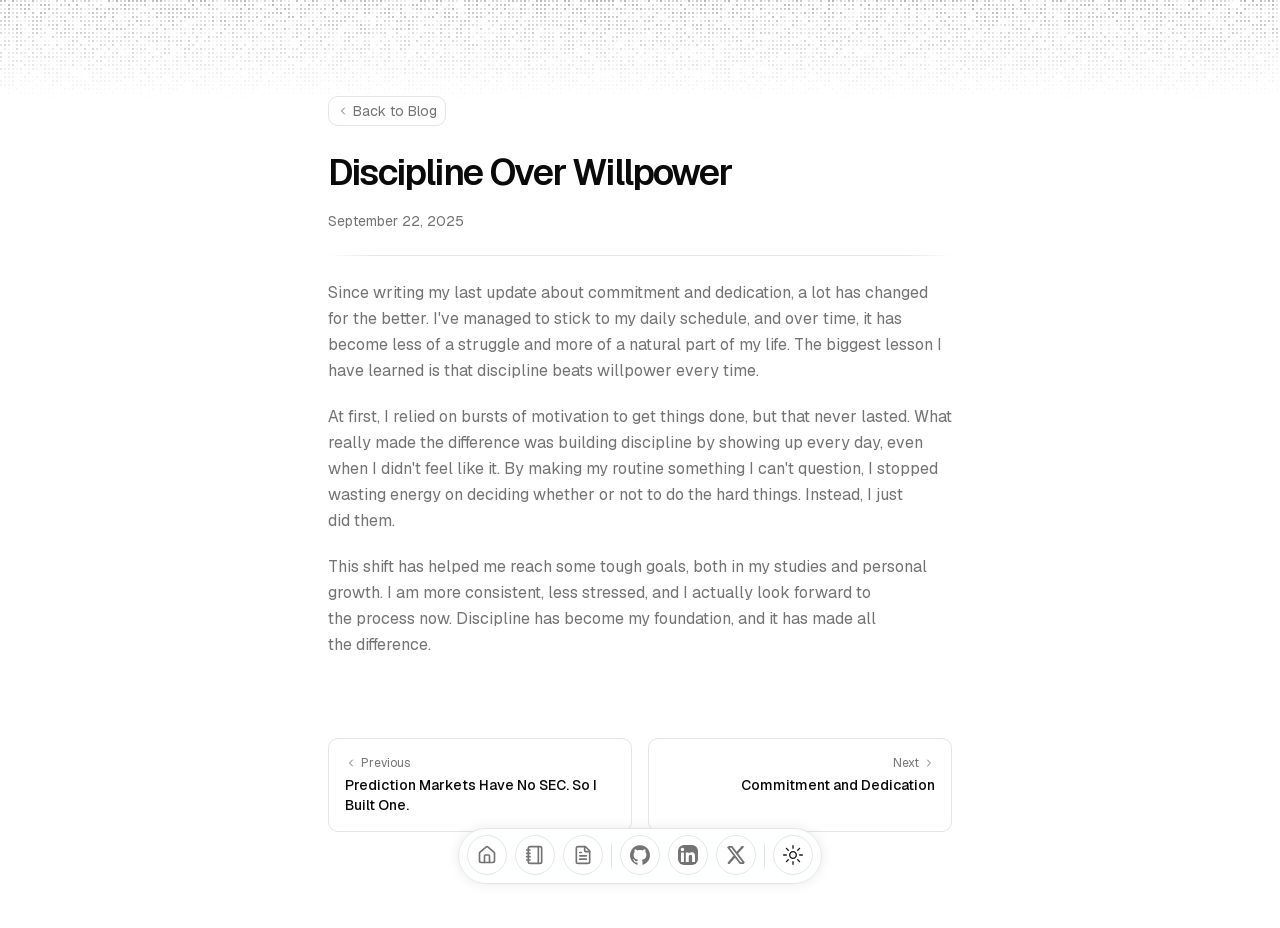
<file: blog/Updates/index.html>
<!DOCTYPE html><!--yHGEP0vwJV_RVKZEvCjWE--><html lang="en"><head><meta charSet="utf-8"/><meta name="viewport" content="width=device-width, initial-scale=1"/><link rel="preload" href="/_next/static/media/797e433ab948586e-s.p.29207c2f.woff2" as="font" crossorigin="" type="font/woff2"/><link rel="preload" href="/_next/static/media/caa3a2e1cccd8315-s.p.3b6cae6d.woff2" as="font" crossorigin="" type="font/woff2"/><link rel="stylesheet" href="/_next/static/chunks/4c486f12a15ea960.css" data-precedence="next"/><link rel="preload" as="script" fetchPriority="low" href="/_next/static/chunks/5f8fe1779d039fbc.js"/><script src="/_next/static/chunks/8f4176fbfef2be30.js" async=""></script><script src="/_next/static/chunks/daeb0c231b2fce1c.js" async=""></script><script src="/_next/static/chunks/f322d800278ea09f.js" async=""></script><script src="/_next/static/chunks/turbopack-19019f3e06a7b77a.js" async=""></script><script src="/_next/static/chunks/6a21297094e6a497.js" async=""></script><script src="/_next/static/chunks/fc717ff24ae232ab.js" async=""></script><script src="/_next/static/chunks/5c0843859f7a8e01.js" async=""></script><script src="/_next/static/chunks/aa8100d928005d19.js" async=""></script><script src="/_next/static/chunks/483a12865e0bba97.js" async=""></script><script src="/_next/static/chunks/1d3be43a6dda29b7.js" async=""></script><script src="/_next/static/chunks/1cf405c06dd20e56.js" async=""></script><script src="/_next/static/chunks/c3a80b40992f9af9.js" async=""></script><script src="/_next/static/chunks/1968f2b833f1175f.js" async=""></script><meta name="next-size-adjust" content=""/><title>Discipline Over Willpower | Salim Mohamed</title><meta name="description" content="How building discipline and a structured routine transformed my daily life and personal growth."/><link rel="manifest" href="/site.webmanifest"/><meta name="robots" content="index, follow"/><meta name="googlebot" content="index, follow, max-video-preview:-1, max-image-preview:large, max-snippet:-1"/><meta property="og:title" content="Discipline Over Willpower"/><meta property="og:description" content="How building discipline and a structured routine transformed my daily life and personal growth."/><meta property="og:url" content="https://salimmohamed.github.io/blog/Updates/"/><meta property="og:image:alt" content="Blog Post"/><meta property="og:image:type" content="image/png"/><meta property="og:image" content="https://salimmohamed.github.io/blog/Updates/opengraph-image.png?706e084006a77b08"/><meta property="og:image:width" content="1200"/><meta property="og:image:height" content="630"/><meta property="og:type" content="article"/><meta property="article:published_time" content="2025-09-22"/><meta name="twitter:card" content="summary_large_image"/><meta name="twitter:title" content="Discipline Over Willpower"/><meta name="twitter:description" content="How building discipline and a structured routine transformed my daily life and personal growth."/><meta name="twitter:image:alt" content="Blog Post"/><meta name="twitter:image:type" content="image/png"/><meta name="twitter:image" content="https://salimmohamed.github.io/blog/Updates/opengraph-image.png?706e084006a77b08"/><meta name="twitter:image:width" content="1200"/><meta name="twitter:image:height" content="630"/><link rel="icon" href="/favicon.ico?favicon.bda4d57d.ico" sizes="48x48" type="image/x-icon"/><link rel="icon" href="/icon.png?icon.f6a9f7d6.png" sizes="512x512" type="image/png"/><link rel="apple-touch-icon" href="/apple-icon.png?apple-icon.ce78c426.png" sizes="180x180" type="image/png"/><script src="/_next/static/chunks/a6dad97d9634a72d.js" noModule=""></script></head><body class="min-h-screen bg-background font-sans antialiased relative geist_a4f9adef-module__rTGU2W__variable geist_mono_f41124e8-module__uIW-CG__variable"><div hidden=""><!--$--><!--/$--></div><script>((a,b,c,d,e,f,g,h)=>{let i=document.documentElement,j=["light","dark"];function k(b){var c;(Array.isArray(a)?a:[a]).forEach(a=>{let c="class"===a,d=c&&f?e.map(a=>f[a]||a):e;c?(i.classList.remove(...d),i.classList.add(f&&f[b]?f[b]:b)):i.setAttribute(a,b)}),c=b,h&&j.includes(c)&&(i.style.colorScheme=c)}if(d)k(d);else try{let a=localStorage.getItem(b)||c,d=g&&"system"===a?window.matchMedia("(prefers-color-scheme: dark)").matches?"dark":"light":a;k(d)}catch(a){}})("class","theme","light",null,["light","dark"],null,true,true)</script><div class="absolute inset-0 top-0 left-0 right-0 h-[100px] overflow-hidden z-0"><div class="h-full w-full" style="mask-image:linear-gradient(to bottom, black, transparent);-webkit-mask-image:linear-gradient(to bottom, black, transparent)"><canvas class="pointer-events-none" style="width:0;height:0"></canvas></div></div><div class="relative z-10 max-w-2xl mx-auto py-12 pb-24 sm:py-24 px-6"><section id="blog"><script type="application/ld+json">{"@context":"https://schema.org","@type":"BlogPosting","headline":"Discipline Over Willpower","datePublished":"2025-09-22","dateModified":"2025-09-22","description":"How building discipline and a structured routine transformed my daily life and personal growth.","image":"https://salimmohamed.github.io/blog/Updates/opengraph-image.png","url":"https://salimmohamed.github.io/blog/Updates","author":{"@type":"Person","name":"Salim Mohamed"}}</script><div class="flex justify-start gap-4 items-center"><a class="text-sm text-muted-foreground hover:text-foreground transition-colors border border-border rounded-lg px-2 py-1 inline-flex items-center gap-1 mb-6 group" aria-label="Back to Blog" href="/blog/"><svg xmlns="http://www.w3.org/2000/svg" width="24" height="24" viewBox="0 0 24 24" fill="none" stroke="currentColor" stroke-width="2" stroke-linecap="round" stroke-linejoin="round" class="lucide lucide-chevron-left size-3 group-hover:-translate-x-px transition-transform" aria-hidden="true"><path d="m15 18-6-6 6-6"></path></svg>Back to Blog</a></div><div class="flex flex-col gap-4"><h1 class="title font-semibold text-3xl md:text-4xl tracking-tighter leading-tight">Discipline Over Willpower</h1><p class="text-sm text-muted-foreground">September 22, 2025</p></div><div class="my-6 flex w-full items-center"><div class="flex-1 h-px bg-border" style="mask-image:linear-gradient(90deg, transparent, black 8%, black 92%, transparent);-webkit-mask-image:linear-gradient(90deg, transparent, black 8%, black 92%, transparent)"></div></div><article class="prose max-w-full text-pretty font-sans leading-relaxed text-muted-foreground dark:prose-invert"><p>Since writing my last update about commitment and dedication, a lot has changed for the better.
I&#x27;ve managed to stick to my daily schedule, and over time, it has become less of a struggle and more of a natural part of my life.
The biggest lesson I have learned is that discipline beats willpower every time.</p>
<p>At first, I relied on bursts of motivation to get things done, but that never lasted. What really made the difference was building discipline by showing up every day, even when I didn&#x27;t feel like it.
By making my routine something I can&#x27;t question, I stopped wasting energy on deciding whether or not to do the hard things. Instead, I just did them.</p>
<p>This shift has helped me reach some tough goals, both in my studies and personal growth.
I am more consistent, less stressed, and I actually look forward to the process now. Discipline has become my foundation, and it has made all the difference.</p></article><nav class="mt-12 pt-8 max-w-2xl"><div class="flex flex-col sm:flex-row justify-between gap-4"><a class="group flex-1 flex flex-col gap-1 p-4 rounded-lg border border-border hover:bg-accent/50 transition-colors" href="/blog/argus/"><span class="flex items-center gap-1 text-xs text-muted-foreground"><svg xmlns="http://www.w3.org/2000/svg" width="24" height="24" viewBox="0 0 24 24" fill="none" stroke="currentColor" stroke-width="2" stroke-linecap="round" stroke-linejoin="round" class="lucide lucide-chevron-left size-3" aria-hidden="true"><path d="m15 18-6-6 6-6"></path></svg>Previous</span><span class="text-sm font-medium group-hover:text-foreground transition-colors whitespace-normal wrap-break-word">Prediction Markets Have No SEC. So I Built One.</span></a><a class="group flex-1 flex flex-col gap-1 p-4 rounded-lg border border-border hover:bg-accent/50 transition-colors text-right" href="/blog/Dedication/"><span class="flex items-center justify-end gap-1 text-xs text-muted-foreground">Next<svg xmlns="http://www.w3.org/2000/svg" width="24" height="24" viewBox="0 0 24 24" fill="none" stroke="currentColor" stroke-width="2" stroke-linecap="round" stroke-linejoin="round" class="lucide lucide-chevron-right size-3" aria-hidden="true"><path d="m9 18 6-6-6-6"></path></svg></span><span class="text-sm font-medium group-hover:text-foreground transition-colors whitespace-normal wrap-break-word">Commitment and Dedication</span></a></div></nav></section><!--$--><!--/$--></div><div class="pointer-events-none fixed inset-x-0 bottom-4 z-30"><div class="items-end justify-center overflow-visible rounded-full z-50 pointer-events-auto relative h-14 p-2 w-fit mx-auto flex gap-2 border bg-card/90 backdrop-blur-3xl shadow-[0_0_10px_3px] shadow-primary/5"><a href="/" data-state="closed"><div class="relative flex aspect-square items-center justify-center shrink-0 rounded-3xl cursor-pointer size-full bg-background p-0 text-muted-foreground hover:text-foreground hover:bg-muted backdrop-blur-3xl border border-border transition-colors" style="width:40px;height:40px"><div class="flex items-center justify-center" style="width:20px;height:20px"><svg xmlns="http://www.w3.org/2000/svg" width="24" height="24" viewBox="0 0 24 24" fill="none" stroke="currentColor" stroke-width="2" stroke-linecap="round" stroke-linejoin="round" class="lucide lucide-house size-full rounded-sm overflow-hidden object-contain" aria-hidden="true"><path d="M15 21v-8a1 1 0 0 0-1-1h-4a1 1 0 0 0-1 1v8"></path><path d="M3 10a2 2 0 0 1 .709-1.528l7-6a2 2 0 0 1 2.582 0l7 6A2 2 0 0 1 21 10v9a2 2 0 0 1-2 2H5a2 2 0 0 1-2-2z"></path></svg></div></div></a><a href="/blog" data-state="closed"><div class="relative flex aspect-square items-center justify-center shrink-0 rounded-3xl cursor-pointer size-full bg-background p-0 text-muted-foreground hover:text-foreground hover:bg-muted backdrop-blur-3xl border border-border transition-colors" style="width:40px;height:40px"><div class="flex items-center justify-center" style="width:20px;height:20px"><svg xmlns="http://www.w3.org/2000/svg" width="24" height="24" viewBox="0 0 24 24" fill="none" stroke="currentColor" stroke-width="2" stroke-linecap="round" stroke-linejoin="round" class="lucide lucide-notebook size-full rounded-sm overflow-hidden object-contain" aria-hidden="true"><path d="M2 6h4"></path><path d="M2 10h4"></path><path d="M2 14h4"></path><path d="M2 18h4"></path><rect width="16" height="20" x="4" y="2" rx="2"></rect><path d="M16 2v20"></path></svg></div></div></a><a href="/Salim_Mohamed_Resume.pdf" target="_blank" rel="noopener noreferrer" data-state="closed"><div class="relative flex aspect-square items-center justify-center shrink-0 rounded-3xl cursor-pointer size-full bg-background p-0 text-muted-foreground hover:text-foreground hover:bg-muted backdrop-blur-3xl border border-border transition-colors" style="width:40px;height:40px"><div class="flex items-center justify-center" style="width:20px;height:20px"><svg xmlns="http://www.w3.org/2000/svg" width="24" height="24" viewBox="0 0 24 24" fill="none" stroke="currentColor" stroke-width="2" stroke-linecap="round" stroke-linejoin="round" class="lucide lucide-file-text size-full rounded-sm overflow-hidden object-contain" aria-hidden="true"><path d="M6 22a2 2 0 0 1-2-2V4a2 2 0 0 1 2-2h8a2.4 2.4 0 0 1 1.704.706l3.588 3.588A2.4 2.4 0 0 1 20 8v12a2 2 0 0 1-2 2z"></path><path d="M14 2v5a1 1 0 0 0 1 1h5"></path><path d="M10 9H8"></path><path d="M16 13H8"></path><path d="M16 17H8"></path></svg></div></div></a><div data-orientation="vertical" role="none" class="shrink-0 h-2/3 m-auto w-px bg-border"></div><a href="https://github.com/salimmohamed" target="_blank" rel="noopener noreferrer" data-state="closed"><div class="relative flex aspect-square items-center justify-center shrink-0 rounded-3xl cursor-pointer size-full bg-background p-0 text-muted-foreground hover:text-foreground hover:bg-muted backdrop-blur-3xl border border-border transition-colors" style="width:40px;height:40px"><div class="flex items-center justify-center" style="width:20px;height:20px"><svg viewBox="0 0 438.549 438.549" xmlns="http://www.w3.org/2000/svg" role="img" class="size-full rounded-sm overflow-hidden object-contain"><title>GitHub</title><path fill="currentColor" d="M409.132 114.573c-19.608-33.596-46.205-60.194-79.798-79.8-33.598-19.607-70.277-29.408-110.063-29.408-39.781 0-76.472 9.804-110.063 29.408-33.596 19.605-60.192 46.204-79.8 79.8C9.803 148.168 0 184.854 0 224.63c0 47.78 13.94 90.745 41.827 128.906 27.884 38.164 63.906 64.572 108.063 79.227 5.14.954 8.945.283 11.419-1.996 2.475-2.282 3.711-5.14 3.711-8.562 0-.571-.049-5.708-.144-15.417a2549.81 2549.81 0 01-.144-25.406l-6.567 1.136c-4.187.767-9.469 1.092-15.846 1-6.374-.089-12.991-.757-19.842-1.999-6.854-1.231-13.229-4.086-19.13-8.559-5.898-4.473-10.085-10.328-12.56-17.556l-2.855-6.57c-1.903-4.374-4.899-9.233-8.992-14.559-4.093-5.331-8.232-8.945-12.419-10.848l-1.999-1.431c-1.332-.951-2.568-2.098-3.711-3.429-1.142-1.331-1.997-2.663-2.568-3.997-.572-1.335-.098-2.43 1.427-3.289 1.525-.859 4.281-1.276 8.28-1.276l5.708.853c3.807.763 8.516 3.042 14.133 6.851 5.614 3.806 10.229 8.754 13.846 14.842 4.38 7.806 9.657 13.754 15.846 17.847 6.184 4.093 12.419 6.136 18.699 6.136 6.28 0 11.704-.476 16.274-1.423 4.565-.952 8.848-2.383 12.847-4.285 1.713-12.758 6.377-22.559 13.988-29.41-10.848-1.14-20.601-2.857-29.264-5.14-8.658-2.286-17.605-5.996-26.835-11.14-9.235-5.137-16.896-11.516-22.985-19.126-6.09-7.614-11.088-17.61-14.987-29.979-3.901-12.374-5.852-26.648-5.852-42.826 0-23.035 7.52-42.637 22.557-58.817-7.044-17.318-6.379-36.732 1.997-58.24 5.52-1.715 13.706-.428 24.554 3.853 10.85 4.283 18.794 7.952 23.84 10.994 5.046 3.041 9.089 5.618 12.135 7.708 17.705-4.947 35.976-7.421 54.818-7.421s37.117 2.474 54.823 7.421l10.849-6.849c7.419-4.57 16.18-8.758 26.262-12.565 10.088-3.805 17.802-4.853 23.134-3.138 8.562 21.509 9.325 40.922 2.279 58.24 15.036 16.18 22.559 35.787 22.559 58.817 0 16.178-1.958 30.497-5.853 42.966-3.9 12.471-8.941 22.457-15.125 29.979-6.191 7.521-13.901 13.85-23.131 18.986-9.232 5.14-18.182 8.85-26.84 11.136-8.662 2.286-18.415 4.004-29.263 5.146 9.894 8.562 14.842 22.077 14.842 40.539v60.237c0 3.422 1.19 6.279 3.572 8.562 2.379 2.279 6.136 2.95 11.276 1.995 44.163-14.653 80.185-41.062 108.068-79.226 27.88-38.161 41.825-81.126 41.825-128.906-.01-39.771-9.818-76.454-29.414-110.049z"></path></svg></div></div></a><a href="https://www.linkedin.com/in/salimamohamed/" target="_blank" rel="noopener noreferrer" data-state="closed"><div class="relative flex aspect-square items-center justify-center shrink-0 rounded-3xl cursor-pointer size-full bg-background p-0 text-muted-foreground hover:text-foreground hover:bg-muted backdrop-blur-3xl border border-border transition-colors" style="width:40px;height:40px"><div class="flex items-center justify-center" style="width:20px;height:20px"><svg viewBox="0 0 24 24" xmlns="http://www.w3.org/2000/svg" class="size-full rounded-sm overflow-hidden object-contain"><title>LinkedIn</title><path fill="currentColor" d="M20.447 20.452h-3.554v-5.569c0-1.328-.027-3.037-1.852-3.037-1.853 0-2.136 1.445-2.136 2.939v5.667H9.351V9h3.414v1.561h.046c.477-.9 1.637-1.85 3.37-1.85 3.601 0 4.267 2.37 4.267 5.455v6.286zM5.337 7.433c-1.144 0-2.063-.926-2.063-2.065 0-1.138.92-2.063 2.063-2.063 1.14 0 2.064.925 2.064 2.063 0 1.139-.925 2.065-2.064 2.065zm1.782 13.019H3.555V9h3.564v11.452zM22.225 0H1.771C.792 0 0 .774 0 1.729v20.542C0 23.227.792 24 1.771 24h20.451C23.2 24 24 23.227 24 22.271V1.729C24 .774 23.2 0 22.222 0h.003z"></path></svg></div></div></a><a href="https://x.com/salim_a_mohamed" target="_blank" rel="noopener noreferrer" data-state="closed"><div class="relative flex aspect-square items-center justify-center shrink-0 rounded-3xl cursor-pointer size-full bg-background p-0 text-muted-foreground hover:text-foreground hover:bg-muted backdrop-blur-3xl border border-border transition-colors" style="width:40px;height:40px"><div class="flex items-center justify-center" style="width:20px;height:20px"><svg viewBox="0 0 24 24" xmlns="http://www.w3.org/2000/svg" class="size-full rounded-sm overflow-hidden object-contain"><title>X</title><path fill="currentColor" d="M18.901 1.153h3.68l-8.04 9.19L24 22.846h-7.406l-5.8-7.584-6.638 7.584H.474l8.6-9.83L0 1.154h7.594l5.243 6.932ZM17.61 20.644h2.039L6.486 3.24H4.298Z"></path></svg></div></div></a><div data-orientation="vertical" role="none" class="shrink-0 h-2/3 m-auto w-px bg-border"></div><div class="relative flex aspect-square items-center justify-center shrink-0 rounded-3xl cursor-pointer size-full bg-background p-0 text-muted-foreground hover:text-foreground hover:bg-muted backdrop-blur-3xl border border-border transition-colors" style="width:40px;height:40px"><div class="flex items-center justify-center" style="width:20px;height:20px"><button class="inline-flex items-center justify-center whitespace-nowrap text-sm font-medium transition-colors focus-visible:outline-none focus-visible:ring-1 focus-visible:ring-ring disabled:pointer-events-none disabled:opacity-50 text-primary underline-offset-4 hover:underline rounded-full size-full cursor-pointer" type="button"><svg width="15" height="15" viewBox="0 0 15 15" fill="none" xmlns="http://www.w3.org/2000/svg" class="h-full w-full"><path d="M7.5 0C7.77614 0 8 0.223858 8 0.5V2.5C8 2.77614 7.77614 3 7.5 3C7.22386 3 7 2.77614 7 2.5V0.5C7 0.223858 7.22386 0 7.5 0ZM2.1967 2.1967C2.39196 2.00144 2.70854 2.00144 2.90381 2.1967L4.31802 3.61091C4.51328 3.80617 4.51328 4.12276 4.31802 4.31802C4.12276 4.51328 3.80617 4.51328 3.61091 4.31802L2.1967 2.90381C2.00144 2.70854 2.00144 2.39196 2.1967 2.1967ZM0.5 7C0.223858 7 0 7.22386 0 7.5C0 7.77614 0.223858 8 0.5 8H2.5C2.77614 8 3 7.77614 3 7.5C3 7.22386 2.77614 7 2.5 7H0.5ZM2.1967 12.8033C2.00144 12.608 2.00144 12.2915 2.1967 12.0962L3.61091 10.682C3.80617 10.4867 4.12276 10.4867 4.31802 10.682C4.51328 10.8772 4.51328 11.1938 4.31802 11.3891L2.90381 12.8033C2.70854 12.9986 2.39196 12.9986 2.1967 12.8033ZM12.5 7C12.2239 7 12 7.22386 12 7.5C12 7.77614 12.2239 8 12.5 8H14.5C14.7761 8 15 7.77614 15 7.5C15 7.22386 14.7761 7 14.5 7H12.5ZM10.682 4.31802C10.4867 4.12276 10.4867 3.80617 10.682 3.61091L12.0962 2.1967C12.2915 2.00144 12.608 2.00144 12.8033 2.1967C12.9986 2.39196 12.9986 2.70854 12.8033 2.90381L11.3891 4.31802C11.1938 4.51328 10.8772 4.51328 10.682 4.31802ZM8 12.5C8 12.2239 7.77614 12 7.5 12C7.22386 12 7 12.2239 7 12.5V14.5C7 14.7761 7.22386 15 7.5 15C7.77614 15 8 14.7761 8 14.5V12.5ZM10.682 10.682C10.8772 10.4867 11.1938 10.4867 11.3891 10.682L12.8033 12.0962C12.9986 12.2915 12.9986 12.608 12.8033 12.8033C12.608 12.9986 12.2915 12.9986 12.0962 12.8033L10.682 11.3891C10.4867 11.1938 10.4867 10.8772 10.682 10.682ZM5.5 7.5C5.5 6.39543 6.39543 5.5 7.5 5.5C8.60457 5.5 9.5 6.39543 9.5 7.5C9.5 8.60457 8.60457 9.5 7.5 9.5C6.39543 9.5 5.5 8.60457 5.5 7.5ZM7.5 4.5C5.84315 4.5 4.5 5.84315 4.5 7.5C4.5 9.15685 5.84315 10.5 7.5 10.5C9.15685 10.5 10.5 9.15685 10.5 7.5C10.5 5.84315 9.15685 4.5 7.5 4.5Z" fill="currentColor" fill-rule="evenodd" clip-rule="evenodd"></path></svg><svg width="15" height="15" viewBox="0 0 15 15" fill="none" xmlns="http://www.w3.org/2000/svg" class="hidden h-full w-full"><path d="M2.89998 0.499976C2.89998 0.279062 2.72089 0.0999756 2.49998 0.0999756C2.27906 0.0999756 2.09998 0.279062 2.09998 0.499976V1.09998H1.49998C1.27906 1.09998 1.09998 1.27906 1.09998 1.49998C1.09998 1.72089 1.27906 1.89998 1.49998 1.89998H2.09998V2.49998C2.09998 2.72089 2.27906 2.89998 2.49998 2.89998C2.72089 2.89998 2.89998 2.72089 2.89998 2.49998V1.89998H3.49998C3.72089 1.89998 3.89998 1.72089 3.89998 1.49998C3.89998 1.27906 3.72089 1.09998 3.49998 1.09998H2.89998V0.499976ZM5.89998 3.49998C5.89998 3.27906 5.72089 3.09998 5.49998 3.09998C5.27906 3.09998 5.09998 3.27906 5.09998 3.49998V4.09998H4.49998C4.27906 4.09998 4.09998 4.27906 4.09998 4.49998C4.09998 4.72089 4.27906 4.89998 4.49998 4.89998H5.09998V5.49998C5.09998 5.72089 5.27906 5.89998 5.49998 5.89998C5.72089 5.89998 5.89998 5.72089 5.89998 5.49998V4.89998H6.49998C6.72089 4.89998 6.89998 4.72089 6.89998 4.49998C6.89998 4.27906 6.72089 4.09998 6.49998 4.09998H5.89998V3.49998ZM1.89998 6.49998C1.89998 6.27906 1.72089 6.09998 1.49998 6.09998C1.27906 6.09998 1.09998 6.27906 1.09998 6.49998V7.09998H0.499976C0.279062 7.09998 0.0999756 7.27906 0.0999756 7.49998C0.0999756 7.72089 0.279062 7.89998 0.499976 7.89998H1.09998V8.49998C1.09998 8.72089 1.27906 8.89997 1.49998 8.89997C1.72089 8.89997 1.89998 8.72089 1.89998 8.49998V7.89998H2.49998C2.72089 7.89998 2.89998 7.72089 2.89998 7.49998C2.89998 7.27906 2.72089 7.09998 2.49998 7.09998H1.89998V6.49998ZM8.54406 0.98184L8.24618 0.941586C8.03275 0.917676 7.90692 1.1655 8.02936 1.34194C8.17013 1.54479 8.29981 1.75592 8.41754 1.97445C8.91878 2.90485 9.20322 3.96932 9.20322 5.10022C9.20322 8.37201 6.82247 11.0878 3.69887 11.6097C3.45736 11.65 3.20988 11.6772 2.96008 11.6906C2.74563 11.702 2.62729 11.9535 2.77721 12.1072C2.84551 12.1773 2.91535 12.2458 2.98667 12.3128L3.05883 12.3795L3.31883 12.6045L3.50684 12.7532L3.62796 12.8433L3.81491 12.9742L3.99079 13.089C4.11175 13.1651 4.23536 13.2375 4.36157 13.3059L4.62496 13.4412L4.88553 13.5607L5.18837 13.6828L5.43169 13.7686C5.56564 13.8128 5.70149 13.8529 5.83857 13.8885C5.94262 13.9155 6.04767 13.9401 6.15405 13.9622C6.27993 13.9883 6.40713 14.0109 6.53544 14.0298L6.85241 14.0685L7.11934 14.0892C7.24637 14.0965 7.37436 14.1002 7.50322 14.1002C11.1483 14.1002 14.1032 11.1453 14.1032 7.50023C14.1032 7.25044 14.0893 7.00389 14.0623 6.76131L14.0255 6.48407C13.991 6.26083 13.9453 6.04129 13.8891 5.82642C13.8213 5.56709 13.7382 5.31398 13.6409 5.06881L13.5279 4.80132L13.4507 4.63542L13.3766 4.48666C13.2178 4.17773 13.0353 3.88295 12.8312 3.60423L12.6782 3.40352L12.4793 3.16432L12.3157 2.98361L12.1961 2.85951L12.0355 2.70246L11.8134 2.50184L11.4925 2.24191L11.2483 2.06498L10.9562 1.87446L10.6346 1.68894L10.3073 1.52378L10.1938 1.47176L9.95488 1.3706L9.67791 1.2669L9.42566 1.1846L9.10075 1.09489L8.83599 1.03486L8.54406 0.98184ZM10.4032 5.30023C10.4032 4.27588 10.2002 3.29829 9.83244 2.40604C11.7623 3.28995 13.1032 5.23862 13.1032 7.50023C13.1032 10.593 10.596 13.1002 7.50322 13.1002C6.63646 13.1002 5.81597 12.9036 5.08355 12.5522C6.5419 12.0941 7.81081 11.2082 8.74322 10.0416C8.87963 10.2284 9.10028 10.3497 9.34928 10.3497C9.76349 10.3497 10.0993 10.0139 10.0993 9.59971C10.0993 9.24256 9.84965 8.94373 9.51535 8.86816C9.57741 8.75165 9.63653 8.63334 9.6926 8.51332C9.88358 8.63163 10.1088 8.69993 10.35 8.69993C11.0403 8.69993 11.6 8.14028 11.6 7.44993C11.6 6.75976 11.0406 6.20024 10.3505 6.19993C10.3853 5.90487 10.4032 5.60464 10.4032 5.30023Z" fill="currentColor" fill-rule="evenodd" clip-rule="evenodd"></path></svg></button></div></div></div></div><script src="/_next/static/chunks/5f8fe1779d039fbc.js" id="_R_" async=""></script><script>(self.__next_f=self.__next_f||[]).push([0])</script><script>self.__next_f.push([1,"1:\"$Sreact.fragment\"\n2:I[27423,[\"/_next/static/chunks/6a21297094e6a497.js\",\"/_next/static/chunks/fc717ff24ae232ab.js\",\"/_next/static/chunks/5c0843859f7a8e01.js\",\"/_next/static/chunks/aa8100d928005d19.js\"],\"ThemeProvider\"]\n3:I[46798,[\"/_next/static/chunks/6a21297094e6a497.js\",\"/_next/static/chunks/fc717ff24ae232ab.js\",\"/_next/static/chunks/5c0843859f7a8e01.js\",\"/_next/static/chunks/aa8100d928005d19.js\"],\"TooltipProvider\"]\n4:I[66171,[\"/_next/static/chunks/6a21297094e6a497.js\",\"/_next/static/chunks/fc717ff24ae232ab.js\",\"/_next/static/chunks/5c0843859f7a8e01.js\",\"/_next/static/chunks/aa8100d928005d19.js\"],\"FlickeringGrid\"]\n5:I[92337,[\"/_next/static/chunks/483a12865e0bba97.js\",\"/_next/static/chunks/1d3be43a6dda29b7.js\"],\"default\"]\n6:I[64226,[\"/_next/static/chunks/483a12865e0bba97.js\",\"/_next/static/chunks/1d3be43a6dda29b7.js\"],\"default\"]\n7:I[8331,[\"/_next/static/chunks/6a21297094e6a497.js\",\"/_next/static/chunks/fc717ff24ae232ab.js\",\"/_next/static/chunks/5c0843859f7a8e01.js\",\"/_next/static/chunks/aa8100d928005d19.js\",\"/_next/static/chunks/1cf405c06dd20e56.js\",\"/_next/static/chunks/c3a80b40992f9af9.js\",\"/_next/static/chunks/1968f2b833f1175f.js\"],\"\"]\n8:I[72504,[\"/_next/static/chunks/6a21297094e6a497.js\",\"/_next/static/chunks/fc717ff24ae232ab.js\",\"/_next/static/chunks/5c0843859f7a8e01.js\",\"/_next/static/chunks/aa8100d928005d19.js\"],\"Dock\"]\n9:I[46798,[\"/_next/static/chunks/6a21297094e6a497.js\",\"/_next/static/chunks/fc717ff24ae232ab.js\",\"/_next/static/chunks/5c0843859f7a8e01.js\",\"/_next/static/chunks/aa8100d928005d19.js\"],\"Tooltip\"]\na:I[46798,[\"/_next/static/chunks/6a21297094e6a497.js\",\"/_next/static/chunks/fc717ff24ae232ab.js\",\"/_next/static/chunks/5c0843859f7a8e01.js\",\"/_next/static/chunks/aa8100d928005d19.js\"],\"TooltipTrigger\"]\nb:I[72504,[\"/_next/static/chunks/6a21297094e6a497.js\",\"/_next/static/chunks/fc717ff24ae232ab.js\",\"/_next/static/chunks/5c0843859f7a8e01.js\",\"/_next/static/chunks/aa8100d928005d19.js\"],\"DockIcon\"]\n1a:I[54354,[],\"default\"]\n:HL[\"/_next/static/chunks/4c486f12a15ea960.css\",\"style\"]\n:HL[\"/_next/static/media/797e433ab948586e-s.p.29207c2f.woff2\",\"font\",{\"crossOrigin\":\"\",\"type\":\"font/woff2\"}]\n:HL[\"/_next/static/media/caa3a2e1cccd8315-s.p.3b6cae6d.woff2\",\"font\",{\"crossOrigin\":\"\",\"type\":\"font/woff2\"}]\n"])</script><script>self.__next_f.push([1,"0:{\"P\":null,\"b\":\"yHGEP0vwJV-RVKZEvCjWE\",\"c\":[\"\",\"blog\",\"Updates\",\"\"],\"q\":\"\",\"i\":false,\"f\":[[[\"\",{\"children\":[\"blog\",{\"children\":[[\"slug\",\"Updates\",\"d\"],{\"children\":[\"__PAGE__\",{}]}]}]},\"$undefined\",\"$undefined\",true],[[\"$\",\"$1\",\"c\",{\"children\":[[[\"$\",\"link\",\"0\",{\"rel\":\"stylesheet\",\"href\":\"/_next/static/chunks/4c486f12a15ea960.css\",\"precedence\":\"next\",\"crossOrigin\":\"$undefined\",\"nonce\":\"$undefined\"}],[\"$\",\"script\",\"script-0\",{\"src\":\"/_next/static/chunks/6a21297094e6a497.js\",\"async\":true,\"nonce\":\"$undefined\"}],[\"$\",\"script\",\"script-1\",{\"src\":\"/_next/static/chunks/fc717ff24ae232ab.js\",\"async\":true,\"nonce\":\"$undefined\"}],[\"$\",\"script\",\"script-2\",{\"src\":\"/_next/static/chunks/5c0843859f7a8e01.js\",\"async\":true,\"nonce\":\"$undefined\"}],[\"$\",\"script\",\"script-3\",{\"src\":\"/_next/static/chunks/aa8100d928005d19.js\",\"async\":true,\"nonce\":\"$undefined\"}]],[\"$\",\"html\",null,{\"lang\":\"en\",\"suppressHydrationWarning\":true,\"children\":[\"$\",\"body\",null,{\"className\":\"min-h-screen bg-background font-sans antialiased relative geist_a4f9adef-module__rTGU2W__variable geist_mono_f41124e8-module__uIW-CG__variable\",\"children\":[\"$\",\"$L2\",null,{\"attribute\":\"class\",\"defaultTheme\":\"light\",\"children\":[\"$\",\"$L3\",null,{\"delayDuration\":0,\"children\":[[\"$\",\"div\",null,{\"className\":\"absolute inset-0 top-0 left-0 right-0 h-[100px] overflow-hidden z-0\",\"children\":[\"$\",\"$L4\",null,{\"className\":\"h-full w-full\",\"squareSize\":2,\"gridGap\":2,\"style\":{\"maskImage\":\"linear-gradient(to bottom, black, transparent)\",\"WebkitMaskImage\":\"linear-gradient(to bottom, black, transparent)\"}}]}],[\"$\",\"div\",null,{\"className\":\"relative z-10 max-w-2xl mx-auto py-12 pb-24 sm:py-24 px-6\",\"children\":[\"$\",\"$L5\",null,{\"parallelRouterKey\":\"children\",\"error\":\"$undefined\",\"errorStyles\":\"$undefined\",\"errorScripts\":\"$undefined\",\"template\":[\"$\",\"$L6\",null,{}],\"templateStyles\":\"$undefined\",\"templateScripts\":\"$undefined\",\"notFound\":[[\"$\",\"div\",null,{\"className\":\"min-h-[calc(100vh-12rem)] flex flex-col\",\"children\":[\"$\",\"div\",null,{\"className\":\"flex-1 flex items-center justify-center p-8\",\"children\":[\"$\",\"div\",null,{\"className\":\"flex flex-col items-center text-center max-w-md relative\",\"children\":[[\"$\",\"h1\",null,{\"className\":\"text-[200px] font-semibold font-mono bg-linear-to-b from-primary/30 to-secondary/10 text-transparent bg-clip-text absolute -top-40 left-1/2 -translate-x-1/2 mask-[linear-gradient(to_bottom,black,black_20%,transparent_80%)] tracking-tighter uppercase [-webkit-text-stroke:3px_hsl(var(--primary)/0.6)]\",\"children\":\"404\"}],[\"$\",\"h2\",null,{\"className\":\"text-4xl tracking-tight font-semibold text-foreground mb-2\",\"children\":\"Page Not Found\"}],[\"$\",\"p\",null,{\"className\":\"text-muted-foreground mb-8 text-balance tracking-tight font-medium\",\"children\":\"The page you're looking for doesn't exist or may have been moved.\"}],[\"$\",\"div\",null,{\"className\":\"flex flex-col sm:flex-row gap-3\",\"children\":[\"$\",\"$L7\",null,{\"href\":\"/\",\"children\":[\"$\",\"button\",null,{\"className\":\"inline-flex items-center justify-center whitespace-nowrap rounded-md text-sm font-medium transition-colors focus-visible:outline-none focus-visible:ring-1 focus-visible:ring-ring disabled:pointer-events-none disabled:opacity-50 border border-input bg-background shadow-sm hover:bg-accent hover:text-accent-foreground h-9 px-4 py-2 gap-2 cursor-pointer\",\"ref\":\"$undefined\",\"children\":[[\"$\",\"svg\",null,{\"ref\":\"$undefined\",\"xmlns\":\"http://www.w3.org/2000/svg\",\"width\":24,\"height\":24,\"viewBox\":\"0 0 24 24\",\"fill\":\"none\",\"stroke\":\"currentColor\",\"strokeWidth\":2,\"strokeLinecap\":\"round\",\"strokeLinejoin\":\"round\",\"className\":\"lucide lucide-house h-4 w-4\",\"aria-hidden\":\"true\",\"children\":[[\"$\",\"path\",\"5wwlr5\",{\"d\":\"M15 21v-8a1 1 0 0 0-1-1h-4a1 1 0 0 0-1 1v8\"}],[\"$\",\"path\",\"r6nss1\",{\"d\":\"M3 10a2 2 0 0 1 .709-1.528l7-6a2 2 0 0 1 2.582 0l7 6A2 2 0 0 1 21 10v9a2 2 0 0 1-2 2H5a2 2 0 0 1-2-2z\"}],\"$undefined\"]}],\"Go to Home\"]}]}]}]]}]}]}],[]],\"forbidden\":\"$undefined\",\"unauthorized\":\"$undefined\"}]}],[\"$\",\"div\",null,{\"className\":\"pointer-events-none fixed inset-x-0 bottom-4 z-30\",\"children\":[\"$\",\"$L8\",null,{\"className\":\"z-50 pointer-events-auto relative h-14 p-2 w-fit mx-auto flex gap-2 border bg-card/90 backdrop-blur-3xl shadow-[0_0_10px_3px] shadow-primary/5\",\"children\":[[[\"$\",\"$L9\",\"/\",{\"children\":[[\"$\",\"$La\",null,{\"asChild\":true,\"children\":[\"$\",\"a\",null,{\"href\":\"/\",\"target\":\"$undefined\",\"rel\":\"$undefined\",\"children\":[\"$\",\"$Lb\",null,{\"className\":\"rounded-3xl cursor-pointer size-full bg-background p-0 text-muted-foreground hover:text-foreground hover:bg-muted backdrop-blur-3xl border border-border transition-colors\",\"children\":\"$Lc\"}]}]}],\"$Ld\"]}],\"$Le\",\"$Lf\"],\"$L10\",[\"$L11\",\"$L12\",\"$L13\"],\"$L14\",\"$L15\"]}]}]]}]}]}]}]]}],{\"children\":[\"$L16\",{\"children\":[\"$L17\",{\"children\":[\"$L18\",{},null,false,false]},null,false,false]},null,false,false]},null,false,false],\"$L19\",false]],\"m\":\"$undefined\",\"G\":[\"$1a\",[]],\"S\":true}\n"])</script><script>self.__next_f.push([1,"1b:I[46798,[\"/_next/static/chunks/6a21297094e6a497.js\",\"/_next/static/chunks/fc717ff24ae232ab.js\",\"/_next/static/chunks/5c0843859f7a8e01.js\",\"/_next/static/chunks/aa8100d928005d19.js\"],\"TooltipContent\"]\n1c:I[46798,[\"/_next/static/chunks/6a21297094e6a497.js\",\"/_next/static/chunks/fc717ff24ae232ab.js\",\"/_next/static/chunks/5c0843859f7a8e01.js\",\"/_next/static/chunks/aa8100d928005d19.js\"],\"TooltipArrow\"]\n1d:I[72436,[\"/_next/static/chunks/6a21297094e6a497.js\",\"/_next/static/chunks/fc717ff24ae232ab.js\",\"/_next/static/chunks/5c0843859f7a8e01.js\",\"/_next/static/chunks/aa8100d928005d19.js\"],\"Separator\"]\n1f:I[15022,[\"/_next/static/chunks/6a21297094e6a497.js\",\"/_next/static/chunks/fc717ff24ae232ab.js\",\"/_next/static/chunks/5c0843859f7a8e01.js\",\"/_next/static/chunks/aa8100d928005d19.js\"],\"ModeToggle\"]\n21:I[2718,[\"/_next/static/chunks/483a12865e0bba97.js\",\"/_next/static/chunks/1d3be43a6dda29b7.js\"],\"OutletBoundary\"]\n22:\"$Sreact.suspense\"\n24:I[2718,[\"/_next/static/chunks/483a12865e0bba97.js\",\"/_next/static/chunks/1d3be43a6dda29b7.js\"],\"ViewportBoundary\"]\n26:I[2718,[\"/_next/static/chunks/483a12865e0bba97.js\",\"/_next/static/chunks/1d3be43a6dda29b7.js\"],\"MetadataBoundary\"]\nc:[\"$\",\"svg\",null,{\"ref\":\"$undefined\",\"xmlns\":\"http://www.w3.org/2000/svg\",\"width\":24,\"height\":24,\"viewBox\":\"0 0 24 24\",\"fill\":\"none\",\"stroke\":\"currentColor\",\"strokeWidth\":2,\"strokeLinecap\":\"round\",\"strokeLinejoin\":\"round\",\"className\":\"lucide lucide-house size-full rounded-sm overflow-hidden object-contain\",\"aria-hidden\":\"true\",\"children\":[[\"$\",\"path\",\"5wwlr5\",{\"d\":\"M15 21v-8a1 1 0 0 0-1-1h-4a1 1 0 0 0-1 1v8\"}],[\"$\",\"path\",\"r6nss1\",{\"d\":\"M3 10a2 2 0 0 1 .709-1.528l7-6a2 2 0 0 1 2.582 0l7 6A2 2 0 0 1 21 10v9a2 2 0 0 1-2 2H5a2 2 0 0 1-2-2z\"}],\"$undefined\"]}]\nd:[\"$\",\"$L1b\",null,{\"side\":\"top\",\"sideOffset\":8,\"className\":\"rounded-xl bg-primary text-primary-foreground px-4 py-2 text-sm shadow-[0_10px_40px_-10px_rgba(0,0,0,0.3)] dark:shadow-[0_10px_40px_-10px_rgba(0,0,0,0.5)]\",\"children\":[[\"$\",\"p\",null,{\"children\":\"Home\"}],[\"$\",\"$L1c\",null,{\"className\":\"fill-primary\"}]]}]\ne:[\"$\",\"$L9\",\"/blog\",{\"children\":[[\"$\",\"$La\",null,{\"asChild\":true,\"children\":[\"$\",\"a\",null,{\"href\":\"/blog\",\"target\":\"$undefined\",\"rel\":\"$undefined\",\"children\":[\"$\",\"$Lb\",null,{\"className\":\"rounded-3xl cursor-pointer size-full bg-background p-0 text-muted-foreground hover:text-foreground hover:bg-muted backdrop-blur-3xl border border-border transition-colors\",\"children\":[\"$\",\"svg\",null,{\"ref\":\"$undefined\",\"xmlns\":\"http://www.w3.org/2000/svg\",\"width\":24,\"height\":24,\"viewBox\":\"0 0 24 24\",\"fill\":\"none\",\"stroke\":\"currentColor\",\"strokeWidth\":2,\"strokeLinecap\":\"round\",\"strokeLinejoin\":\"round\",\"className\":\"lucide lucide-notebook size-full rounded-sm overflow-hidden object-contain\",\"aria-hidden\":\"true\",\"children\":[[\"$\",\"path\",\"aawbzj\",{\"d\":\"M2 6h4\"}],[\"$\",\"path\",\"l0bgd4\",{\"d\":\"M2 10h4\"}],[\"$\",\"path\",\"1gsvsf\",{\"d\":\"M2 14h4\"}],[\"$\",\"path\",\"1bu2t1\",{\"d\":\"M2 18h4\"}],[\"$\",\"rect\",\"1nb95v\",{\"width\":\"16\",\"height\":\"20\",\"x\":\"4\",\"y\":\"2\",\"rx\":\"2\"}],[\"$\",\"path\",\"rotuqe\",{\"d\":\"M16 2v20\"}],\"$undefined\"]}]}]}]}],[\"$\",\"$L1b\",null,{\"side\":\"top\",\"sideOffset\":8,\"className\":\"rounded-xl bg-primary text-primary-foreground px-4 py-2 text-sm shadow-[0_10px_40px_-10px_rgba(0,0,0,0.3)] dark:shadow-[0_10px_40px_-10px_rgba(0,0,0,0.5)]\",\"children\":[[\"$\",\"p\",null,{\"children\":\"Blog\"}],[\"$\",\"$L1c\",null,{\"className\":\"fill-primary\"}]]}]]}]\n"])</script><script>self.__next_f.push([1,"f:[\"$\",\"$L9\",\"/Salim_Mohamed_Resume.pdf\",{\"children\":[[\"$\",\"$La\",null,{\"asChild\":true,\"children\":[\"$\",\"a\",null,{\"href\":\"/Salim_Mohamed_Resume.pdf\",\"target\":\"_blank\",\"rel\":\"noopener noreferrer\",\"children\":[\"$\",\"$Lb\",null,{\"className\":\"rounded-3xl cursor-pointer size-full bg-background p-0 text-muted-foreground hover:text-foreground hover:bg-muted backdrop-blur-3xl border border-border transition-colors\",\"children\":[\"$\",\"svg\",null,{\"ref\":\"$undefined\",\"xmlns\":\"http://www.w3.org/2000/svg\",\"width\":24,\"height\":24,\"viewBox\":\"0 0 24 24\",\"fill\":\"none\",\"stroke\":\"currentColor\",\"strokeWidth\":2,\"strokeLinecap\":\"round\",\"strokeLinejoin\":\"round\",\"className\":\"lucide lucide-file-text size-full rounded-sm overflow-hidden object-contain\",\"aria-hidden\":\"true\",\"children\":[[\"$\",\"path\",\"1oefj6\",{\"d\":\"M6 22a2 2 0 0 1-2-2V4a2 2 0 0 1 2-2h8a2.4 2.4 0 0 1 1.704.706l3.588 3.588A2.4 2.4 0 0 1 20 8v12a2 2 0 0 1-2 2z\"}],[\"$\",\"path\",\"wfsgrz\",{\"d\":\"M14 2v5a1 1 0 0 0 1 1h5\"}],[\"$\",\"path\",\"b1mrlr\",{\"d\":\"M10 9H8\"}],[\"$\",\"path\",\"t4e002\",{\"d\":\"M16 13H8\"}],[\"$\",\"path\",\"z1uh3a\",{\"d\":\"M16 17H8\"}],\"$undefined\"]}]}]}]}],[\"$\",\"$L1b\",null,{\"side\":\"top\",\"sideOffset\":8,\"className\":\"rounded-xl bg-primary text-primary-foreground px-4 py-2 text-sm shadow-[0_10px_40px_-10px_rgba(0,0,0,0.3)] dark:shadow-[0_10px_40px_-10px_rgba(0,0,0,0.5)]\",\"children\":[[\"$\",\"p\",null,{\"children\":\"Resume\"}],[\"$\",\"$L1c\",null,{\"className\":\"fill-primary\"}]]}]]}]\n"])</script><script>self.__next_f.push([1,"10:[\"$\",\"$L1d\",null,{\"orientation\":\"vertical\",\"className\":\"h-2/3 m-auto w-px bg-border\"}]\n1e:T843,"])</script><script>self.__next_f.push([1,"M409.132 114.573c-19.608-33.596-46.205-60.194-79.798-79.8-33.598-19.607-70.277-29.408-110.063-29.408-39.781 0-76.472 9.804-110.063 29.408-33.596 19.605-60.192 46.204-79.8 79.8C9.803 148.168 0 184.854 0 224.63c0 47.78 13.94 90.745 41.827 128.906 27.884 38.164 63.906 64.572 108.063 79.227 5.14.954 8.945.283 11.419-1.996 2.475-2.282 3.711-5.14 3.711-8.562 0-.571-.049-5.708-.144-15.417a2549.81 2549.81 0 01-.144-25.406l-6.567 1.136c-4.187.767-9.469 1.092-15.846 1-6.374-.089-12.991-.757-19.842-1.999-6.854-1.231-13.229-4.086-19.13-8.559-5.898-4.473-10.085-10.328-12.56-17.556l-2.855-6.57c-1.903-4.374-4.899-9.233-8.992-14.559-4.093-5.331-8.232-8.945-12.419-10.848l-1.999-1.431c-1.332-.951-2.568-2.098-3.711-3.429-1.142-1.331-1.997-2.663-2.568-3.997-.572-1.335-.098-2.43 1.427-3.289 1.525-.859 4.281-1.276 8.28-1.276l5.708.853c3.807.763 8.516 3.042 14.133 6.851 5.614 3.806 10.229 8.754 13.846 14.842 4.38 7.806 9.657 13.754 15.846 17.847 6.184 4.093 12.419 6.136 18.699 6.136 6.28 0 11.704-.476 16.274-1.423 4.565-.952 8.848-2.383 12.847-4.285 1.713-12.758 6.377-22.559 13.988-29.41-10.848-1.14-20.601-2.857-29.264-5.14-8.658-2.286-17.605-5.996-26.835-11.14-9.235-5.137-16.896-11.516-22.985-19.126-6.09-7.614-11.088-17.61-14.987-29.979-3.901-12.374-5.852-26.648-5.852-42.826 0-23.035 7.52-42.637 22.557-58.817-7.044-17.318-6.379-36.732 1.997-58.24 5.52-1.715 13.706-.428 24.554 3.853 10.85 4.283 18.794 7.952 23.84 10.994 5.046 3.041 9.089 5.618 12.135 7.708 17.705-4.947 35.976-7.421 54.818-7.421s37.117 2.474 54.823 7.421l10.849-6.849c7.419-4.57 16.18-8.758 26.262-12.565 10.088-3.805 17.802-4.853 23.134-3.138 8.562 21.509 9.325 40.922 2.279 58.24 15.036 16.18 22.559 35.787 22.559 58.817 0 16.178-1.958 30.497-5.853 42.966-3.9 12.471-8.941 22.457-15.125 29.979-6.191 7.521-13.901 13.85-23.131 18.986-9.232 5.14-18.182 8.85-26.84 11.136-8.662 2.286-18.415 4.004-29.263 5.146 9.894 8.562 14.842 22.077 14.842 40.539v60.237c0 3.422 1.19 6.279 3.572 8.562 2.379 2.279 6.136 2.95 11.276 1.995 44.163-14.653 80.185-41.062 108.068-79.226 27.88-38.161 41.825-81.126 41.825-128.906-.01-39.771-9.818-76.454-29.414-110.049z"])</script><script>self.__next_f.push([1,"11:[\"$\",\"$L9\",\"social-GitHub-0\",{\"children\":[[\"$\",\"$La\",null,{\"asChild\":true,\"children\":[\"$\",\"a\",null,{\"href\":\"https://github.com/salimmohamed\",\"target\":\"_blank\",\"rel\":\"noopener noreferrer\",\"children\":[\"$\",\"$Lb\",null,{\"className\":\"rounded-3xl cursor-pointer size-full bg-background p-0 text-muted-foreground hover:text-foreground hover:bg-muted backdrop-blur-3xl border border-border transition-colors\",\"children\":[\"$\",\"svg\",null,{\"viewBox\":\"0 0 438.549 438.549\",\"xmlns\":\"http://www.w3.org/2000/svg\",\"role\":\"img\",\"className\":\"size-full rounded-sm overflow-hidden object-contain\",\"children\":[[\"$\",\"title\",null,{\"children\":\"GitHub\"}],[\"$\",\"path\",null,{\"fill\":\"currentColor\",\"d\":\"$1e\"}]]}]}]}]}],[\"$\",\"$L1b\",null,{\"side\":\"top\",\"sideOffset\":8,\"className\":\"rounded-xl bg-primary text-primary-foreground px-4 py-2 text-sm shadow-[0_10px_40px_-10px_rgba(0,0,0,0.3)] dark:shadow-[0_10px_40px_-10px_rgba(0,0,0,0.5)]\",\"children\":[[\"$\",\"p\",null,{\"children\":\"GitHub\"}],[\"$\",\"$L1c\",null,{\"className\":\"fill-primary\"}]]}]]}]\n"])</script><script>self.__next_f.push([1,"12:[\"$\",\"$L9\",\"social-LinkedIn-1\",{\"children\":[[\"$\",\"$La\",null,{\"asChild\":true,\"children\":[\"$\",\"a\",null,{\"href\":\"https://www.linkedin.com/in/salimamohamed/\",\"target\":\"_blank\",\"rel\":\"noopener noreferrer\",\"children\":[\"$\",\"$Lb\",null,{\"className\":\"rounded-3xl cursor-pointer size-full bg-background p-0 text-muted-foreground hover:text-foreground hover:bg-muted backdrop-blur-3xl border border-border transition-colors\",\"children\":[\"$\",\"svg\",null,{\"viewBox\":\"0 0 24 24\",\"xmlns\":\"http://www.w3.org/2000/svg\",\"className\":\"size-full rounded-sm overflow-hidden object-contain\",\"children\":[[\"$\",\"title\",null,{\"children\":\"LinkedIn\"}],[\"$\",\"path\",null,{\"fill\":\"currentColor\",\"d\":\"M20.447 20.452h-3.554v-5.569c0-1.328-.027-3.037-1.852-3.037-1.853 0-2.136 1.445-2.136 2.939v5.667H9.351V9h3.414v1.561h.046c.477-.9 1.637-1.85 3.37-1.85 3.601 0 4.267 2.37 4.267 5.455v6.286zM5.337 7.433c-1.144 0-2.063-.926-2.063-2.065 0-1.138.92-2.063 2.063-2.063 1.14 0 2.064.925 2.064 2.063 0 1.139-.925 2.065-2.064 2.065zm1.782 13.019H3.555V9h3.564v11.452zM22.225 0H1.771C.792 0 0 .774 0 1.729v20.542C0 23.227.792 24 1.771 24h20.451C23.2 24 24 23.227 24 22.271V1.729C24 .774 23.2 0 22.222 0h.003z\"}]]}]}]}]}],[\"$\",\"$L1b\",null,{\"side\":\"top\",\"sideOffset\":8,\"className\":\"rounded-xl bg-primary text-primary-foreground px-4 py-2 text-sm shadow-[0_10px_40px_-10px_rgba(0,0,0,0.3)] dark:shadow-[0_10px_40px_-10px_rgba(0,0,0,0.5)]\",\"children\":[[\"$\",\"p\",null,{\"children\":\"LinkedIn\"}],[\"$\",\"$L1c\",null,{\"className\":\"fill-primary\"}]]}]]}]\n"])</script><script>self.__next_f.push([1,"13:[\"$\",\"$L9\",\"social-X-2\",{\"children\":[[\"$\",\"$La\",null,{\"asChild\":true,\"children\":[\"$\",\"a\",null,{\"href\":\"https://x.com/salim_a_mohamed\",\"target\":\"_blank\",\"rel\":\"noopener noreferrer\",\"children\":[\"$\",\"$Lb\",null,{\"className\":\"rounded-3xl cursor-pointer size-full bg-background p-0 text-muted-foreground hover:text-foreground hover:bg-muted backdrop-blur-3xl border border-border transition-colors\",\"children\":[\"$\",\"svg\",null,{\"viewBox\":\"0 0 24 24\",\"xmlns\":\"http://www.w3.org/2000/svg\",\"className\":\"size-full rounded-sm overflow-hidden object-contain\",\"children\":[[\"$\",\"title\",null,{\"children\":\"X\"}],[\"$\",\"path\",null,{\"fill\":\"currentColor\",\"d\":\"M18.901 1.153h3.68l-8.04 9.19L24 22.846h-7.406l-5.8-7.584-6.638 7.584H.474l8.6-9.83L0 1.154h7.594l5.243 6.932ZM17.61 20.644h2.039L6.486 3.24H4.298Z\"}]]}]}]}]}],[\"$\",\"$L1b\",null,{\"side\":\"top\",\"sideOffset\":8,\"className\":\"rounded-xl bg-primary text-primary-foreground px-4 py-2 text-sm shadow-[0_10px_40px_-10px_rgba(0,0,0,0.3)] dark:shadow-[0_10px_40px_-10px_rgba(0,0,0,0.5)]\",\"children\":[[\"$\",\"p\",null,{\"children\":\"X\"}],[\"$\",\"$L1c\",null,{\"className\":\"fill-primary\"}]]}]]}]\n14:[\"$\",\"$L1d\",null,{\"orientation\":\"vertical\",\"className\":\"h-2/3 m-auto w-px bg-border\"}]\n15:[\"$\",\"$L9\",null,{\"children\":[[\"$\",\"$La\",null,{\"asChild\":true,\"children\":[\"$\",\"$Lb\",null,{\"className\":\"rounded-3xl cursor-pointer size-full bg-background p-0 text-muted-foreground hover:text-foreground hover:bg-muted backdrop-blur-3xl border border-border transition-colors\",\"children\":[\"$\",\"$L1f\",null,{\"className\":\"size-full cursor-pointer\"}]}]}],[\"$\",\"$L1b\",null,{\"side\":\"top\",\"sideOffset\":8,\"className\":\"rounded-xl bg-primary text-primary-foreground px-4 py-2 text-sm shadow-[0_10px_40px_-10px_rgba(0,0,0,0.3)] dark:shadow-[0_10px_40px_-10px_rgba(0,0,0,0.5)]\",\"children\":[[\"$\",\"p\",null,{\"children\":\"Theme\"}],[\"$\",\"$L1c\",null,{\"className\":\"fill-primary\"}]]}]]}]\n16:[\"$\",\"$1\",\"c\",{\"children\":[null,[\"$\",\"$L5\",null,{\"parallelRouterKey\":\"children\",\"error\":\"$undefined\",\"errorStyles\":\"$undefined\",\"errorScripts\":\"$undefined\",\"template\":[\"$\",\"$L6\",null,{}],\"templateStyles\":\"$undefined\",\"templateScripts\":\"$undefined\",\"notFound\":\"$undefined\",\"forbidden\":\"$undefined\",\"unauthorized\":\"$undefined\"}]]}]\n17:[\"$\",\"$1\",\"c\",{\"children\":[null,[\"$\",\"$L5\",null,{\"parallelRouterKey\":\"children\",\"error\":\"$undefined\",\"errorStyles\":\"$undefined\",\"errorScripts\":\"$undefined\",\"template\":[\"$\",\"$L6\",null,{}],\"templateStyles\":\"$undefined\",\"templateScripts\":\"$undefined\",\"notFound\":\"$undefined\",\"forbidden\":\"$undefined\",\"unauthorized\":\"$undefined\"}]]}]\n18:[\"$\",\"$1\",\"c\",{\"children\":[\"$L20\",[[\"$\",\"script\",\"script-0\",{\"src\":\"/_next/static/chunks/1cf405c06dd20e56.js\",\"async\":true,\"nonce\":\"$undefined\"}],[\"$\",\"script\",\"script-1\",{\"src\":\"/_next/static/chunks/c3a80b40992f9af9.js\",\"async\":true,\"nonce\":\"$undefined\"}],[\"$\",\"script\",\"script-2\",{\"src\":\"/_next/static/chunks/1968f2b833f1175f.js\",\"async\":true,\"nonce\":\"$undefined\"}]],[\"$\",\"$L21\",null,{\"children\":[\"$\",\"$22\",null,{\"name\":\"Next.MetadataOutlet\",\"children\":\"$@23\"}]}]]}]\n19:[\"$\",\"$1\",\"h\",{\"children\":[null,[\"$\",\"$L24\",null,{\"children\":\"$L25\"}],[\"$\",\"div\",null,{\"hidden\":true,\"children\":[\"$\",\"$L26\",null,{\"children\":[\"$\",\"$22\",null,{\"name\":\"Next.Metadata\",\"children\":\"$L27\"}]}]}],[\"$\",\"meta\",null,{\"name\":\"next-size-adjust\",\"content\":\"\"}]]}]\n"])</script><script>self.__next_f.push([1,"20:[\"$\",\"section\",null,{\"id\":\"blog\",\"children\":[[\"$\",\"script\",null,{\"type\":\"application/ld+json\",\"suppressHydrationWarning\":true,\"dangerouslySetInnerHTML\":{\"__html\":\"{\\\"@context\\\":\\\"https://schema.org\\\",\\\"@type\\\":\\\"BlogPosting\\\",\\\"headline\\\":\\\"Discipline Over Willpower\\\",\\\"datePublished\\\":\\\"2025-09-22\\\",\\\"dateModified\\\":\\\"2025-09-22\\\",\\\"description\\\":\\\"How building discipline and a structured routine transformed my daily life and personal growth.\\\",\\\"image\\\":\\\"https://salimmohamed.github.io/blog/Updates/opengraph-image.png\\\",\\\"url\\\":\\\"https://salimmohamed.github.io/blog/Updates\\\",\\\"author\\\":{\\\"@type\\\":\\\"Person\\\",\\\"name\\\":\\\"Salim Mohamed\\\"}}\"}}],[\"$\",\"div\",null,{\"className\":\"flex justify-start gap-4 items-center\",\"children\":[\"$\",\"$L7\",null,{\"href\":\"/blog\",\"className\":\"text-sm text-muted-foreground hover:text-foreground transition-colors border border-border rounded-lg px-2 py-1 inline-flex items-center gap-1 mb-6 group\",\"aria-label\":\"Back to Blog\",\"children\":[[\"$\",\"svg\",null,{\"ref\":\"$undefined\",\"xmlns\":\"http://www.w3.org/2000/svg\",\"width\":24,\"height\":24,\"viewBox\":\"0 0 24 24\",\"fill\":\"none\",\"stroke\":\"currentColor\",\"strokeWidth\":2,\"strokeLinecap\":\"round\",\"strokeLinejoin\":\"round\",\"className\":\"lucide lucide-chevron-left size-3 group-hover:-translate-x-px transition-transform\",\"aria-hidden\":\"true\",\"children\":[[\"$\",\"path\",\"1wnfg3\",{\"d\":\"m15 18-6-6 6-6\"}],\"$undefined\"]}],\"Back to Blog\"]}]}],[\"$\",\"div\",null,{\"className\":\"flex flex-col gap-4\",\"children\":[[\"$\",\"h1\",null,{\"className\":\"title font-semibold text-3xl md:text-4xl tracking-tighter leading-tight\",\"children\":\"Discipline Over Willpower\"}],[\"$\",\"p\",null,{\"className\":\"text-sm text-muted-foreground\",\"children\":\"September 22, 2025\"}]]}],[\"$\",\"div\",null,{\"className\":\"my-6 flex w-full items-center\",\"children\":[\"$\",\"div\",null,{\"className\":\"flex-1 h-px bg-border\",\"style\":{\"maskImage\":\"linear-gradient(90deg, transparent, black 8%, black 92%, transparent)\",\"WebkitMaskImage\":\"linear-gradient(90deg, transparent, black 8%, black 92%, transparent)\"}}]}],[\"$\",\"article\",null,{\"className\":\"prose max-w-full text-pretty font-sans leading-relaxed text-muted-foreground dark:prose-invert\",\"children\":[[\"$\",\"p\",null,{\"children\":\"Since writing my last update about commitment and dedication, a lot has changed for the better.\\nI've managed to stick to my daily schedule, and over time, it has become less of a struggle and more of a natural part of my life.\\nThe biggest lesson I have learned is that discipline beats willpower every time.\"}],\"\\n\",[\"$\",\"p\",null,{\"children\":\"At first, I relied on bursts of motivation to get things done, but that never lasted. What really made the difference was building discipline by showing up every day, even when I didn't feel like it.\\nBy making my routine something I can't question, I stopped wasting energy on deciding whether or not to do the hard things. Instead, I just did them.\"}],\"\\n\",[\"$\",\"p\",null,{\"children\":\"This shift has helped me reach some tough goals, both in my studies and personal growth.\\nI am more consistent, less stressed, and I actually look forward to the process now. Discipline has become my foundation, and it has made all the difference.\"}]]}],[\"$\",\"nav\",null,{\"className\":\"mt-12 pt-8 max-w-2xl\",\"children\":[\"$\",\"div\",null,{\"className\":\"flex flex-col sm:flex-row justify-between gap-4\",\"children\":[[\"$\",\"$L7\",null,{\"href\":\"/blog/argus\",\"className\":\"group flex-1 flex flex-col gap-1 p-4 rounded-lg border border-border hover:bg-accent/50 transition-colors\",\"children\":[[\"$\",\"span\",null,{\"className\":\"flex items-center gap-1 text-xs text-muted-foreground\",\"children\":[[\"$\",\"svg\",null,{\"ref\":\"$undefined\",\"xmlns\":\"http://www.w3.org/2000/svg\",\"width\":24,\"height\":24,\"viewBox\":\"0 0 24 24\",\"fill\":\"none\",\"stroke\":\"currentColor\",\"strokeWidth\":2,\"strokeLinecap\":\"round\",\"strokeLinejoin\":\"round\",\"className\":\"lucide lucide-chevron-left size-3\",\"aria-hidden\":\"true\",\"children\":[\"$L28\",\"$undefined\"]}],\"Previous\"]}],\"$L29\"]}],\"$L2a\"]}]}]]}]\n"])</script><script>self.__next_f.push([1,"28:[\"$\",\"path\",\"1wnfg3\",{\"d\":\"m15 18-6-6 6-6\"}]\n29:[\"$\",\"span\",null,{\"className\":\"text-sm font-medium group-hover:text-foreground transition-colors whitespace-normal wrap-break-word\",\"children\":\"Prediction Markets Have No SEC. So I Built One.\"}]\n2a:[\"$\",\"$L7\",null,{\"href\":\"/blog/Dedication\",\"className\":\"group flex-1 flex flex-col gap-1 p-4 rounded-lg border border-border hover:bg-accent/50 transition-colors text-right\",\"children\":[[\"$\",\"span\",null,{\"className\":\"flex items-center justify-end gap-1 text-xs text-muted-foreground\",\"children\":[\"Next\",[\"$\",\"svg\",null,{\"ref\":\"$undefined\",\"xmlns\":\"http://www.w3.org/2000/svg\",\"width\":24,\"height\":24,\"viewBox\":\"0 0 24 24\",\"fill\":\"none\",\"stroke\":\"currentColor\",\"strokeWidth\":2,\"strokeLinecap\":\"round\",\"strokeLinejoin\":\"round\",\"className\":\"lucide lucide-chevron-right size-3\",\"aria-hidden\":\"true\",\"children\":[[\"$\",\"path\",\"mthhwq\",{\"d\":\"m9 18 6-6-6-6\"}],\"$undefined\"]}]]}],[\"$\",\"span\",null,{\"className\":\"text-sm font-medium group-hover:text-foreground transition-colors whitespace-normal wrap-break-word\",\"children\":\"Commitment and Dedication\"}]]}]\n"])</script><script>self.__next_f.push([1,"25:[[\"$\",\"meta\",\"0\",{\"charSet\":\"utf-8\"}],[\"$\",\"meta\",\"1\",{\"name\":\"viewport\",\"content\":\"width=device-width, initial-scale=1\"}]]\n"])</script><script>self.__next_f.push([1,"2b:I[14638,[\"/_next/static/chunks/483a12865e0bba97.js\",\"/_next/static/chunks/1d3be43a6dda29b7.js\"],\"IconMark\"]\n23:null\n"])</script><script>self.__next_f.push([1,"27:[[\"$\",\"title\",\"0\",{\"children\":\"Discipline Over Willpower | Salim Mohamed\"}],[\"$\",\"meta\",\"1\",{\"name\":\"description\",\"content\":\"How building discipline and a structured routine transformed my daily life and personal growth.\"}],[\"$\",\"link\",\"2\",{\"rel\":\"manifest\",\"href\":\"/site.webmanifest\",\"crossOrigin\":\"$undefined\"}],[\"$\",\"meta\",\"3\",{\"name\":\"robots\",\"content\":\"index, follow\"}],[\"$\",\"meta\",\"4\",{\"name\":\"googlebot\",\"content\":\"index, follow, max-video-preview:-1, max-image-preview:large, max-snippet:-1\"}],[\"$\",\"meta\",\"5\",{\"property\":\"og:title\",\"content\":\"Discipline Over Willpower\"}],[\"$\",\"meta\",\"6\",{\"property\":\"og:description\",\"content\":\"How building discipline and a structured routine transformed my daily life and personal growth.\"}],[\"$\",\"meta\",\"7\",{\"property\":\"og:url\",\"content\":\"https://salimmohamed.github.io/blog/Updates/\"}],[\"$\",\"meta\",\"8\",{\"property\":\"og:image:alt\",\"content\":\"Blog Post\"}],[\"$\",\"meta\",\"9\",{\"property\":\"og:image:type\",\"content\":\"image/png\"}],[\"$\",\"meta\",\"10\",{\"property\":\"og:image\",\"content\":\"https://salimmohamed.github.io/blog/Updates/opengraph-image.png?706e084006a77b08\"}],[\"$\",\"meta\",\"11\",{\"property\":\"og:image:width\",\"content\":\"1200\"}],[\"$\",\"meta\",\"12\",{\"property\":\"og:image:height\",\"content\":\"630\"}],[\"$\",\"meta\",\"13\",{\"property\":\"og:type\",\"content\":\"article\"}],[\"$\",\"meta\",\"14\",{\"property\":\"article:published_time\",\"content\":\"2025-09-22\"}],[\"$\",\"meta\",\"15\",{\"name\":\"twitter:card\",\"content\":\"summary_large_image\"}],[\"$\",\"meta\",\"16\",{\"name\":\"twitter:title\",\"content\":\"Discipline Over Willpower\"}],[\"$\",\"meta\",\"17\",{\"name\":\"twitter:description\",\"content\":\"How building discipline and a structured routine transformed my daily life and personal growth.\"}],[\"$\",\"meta\",\"18\",{\"name\":\"twitter:image:alt\",\"content\":\"Blog Post\"}],[\"$\",\"meta\",\"19\",{\"name\":\"twitter:image:type\",\"content\":\"image/png\"}],[\"$\",\"meta\",\"20\",{\"name\":\"twitter:image\",\"content\":\"https://salimmohamed.github.io/blog/Updates/opengraph-image.png?706e084006a77b08\"}],[\"$\",\"meta\",\"21\",{\"name\":\"twitter:image:width\",\"content\":\"1200\"}],[\"$\",\"meta\",\"22\",{\"name\":\"twitter:image:height\",\"content\":\"630\"}],[\"$\",\"link\",\"23\",{\"rel\":\"icon\",\"href\":\"/favicon.ico?favicon.bda4d57d.ico\",\"sizes\":\"48x48\",\"type\":\"image/x-icon\"}],[\"$\",\"link\",\"24\",{\"rel\":\"icon\",\"href\":\"/icon.png?icon.f6a9f7d6.png\",\"sizes\":\"512x512\",\"type\":\"image/png\"}],[\"$\",\"link\",\"25\",{\"rel\":\"apple-touch-icon\",\"href\":\"/apple-icon.png?apple-icon.ce78c426.png\",\"sizes\":\"180x180\",\"type\":\"image/png\"}],[\"$\",\"$L2b\",\"26\",{}]]\n"])</script></body></html>
</file>
<file: _next/static/chunks/4c486f12a15ea960.css>
@font-face{font-family:Geist;font-style:normal;font-weight:400;font-display:swap;src:url(../media/fef07dbb0973bf53-s.518e079e.woff2)format("woff2");unicode-range:U+460-52F,U+1C80-1C8A,U+20B4,U+2DE0-2DFF,U+A640-A69F,U+FE2E-FE2F}@font-face{font-family:Geist;font-style:normal;font-weight:400;font-display:swap;src:url(../media/8a480f0b521d4e75-s.ea323500.woff2)format("woff2");unicode-range:U+301,U+400-45F,U+490-491,U+4B0-4B1,U+2116}@font-face{font-family:Geist;font-style:normal;font-weight:400;font-display:swap;src:url(../media/53b9e256198e5412-s.853d50a3.woff2)format("woff2");unicode-range:U+102-103,U+110-111,U+128-129,U+168-169,U+1A0-1A1,U+1AF-1B0,U+300-301,U+303-304,U+308-309,U+323,U+329,U+1EA0-1EF9,U+20AB}@font-face{font-family:Geist;font-style:normal;font-weight:400;font-display:swap;src:url(../media/7178b3e590c64307-s.55554cd0.woff2)format("woff2");unicode-range:U+100-2BA,U+2BD-2C5,U+2C7-2CC,U+2CE-2D7,U+2DD-2FF,U+304,U+308,U+329,U+1D00-1DBF,U+1E00-1E9F,U+1EF2-1EFF,U+2020,U+20A0-20AB,U+20AD-20C4,U+2113,U+2C60-2C7F,U+A720-A7FF}@font-face{font-family:Geist;font-style:normal;font-weight:400;font-display:swap;src:url(../media/caa3a2e1cccd8315-s.p.3b6cae6d.woff2)format("woff2");unicode-range:U+??,U+131,U+152-153,U+2BB-2BC,U+2C6,U+2DA,U+2DC,U+304,U+308,U+329,U+2000-206F,U+20AC,U+2122,U+2191,U+2193,U+2212,U+2215,U+FEFF,U+FFFD}@font-face{font-family:Geist;font-style:normal;font-weight:500;font-display:swap;src:url(../media/fef07dbb0973bf53-s.518e079e.woff2)format("woff2");unicode-range:U+460-52F,U+1C80-1C8A,U+20B4,U+2DE0-2DFF,U+A640-A69F,U+FE2E-FE2F}@font-face{font-family:Geist;font-style:normal;font-weight:500;font-display:swap;src:url(../media/8a480f0b521d4e75-s.ea323500.woff2)format("woff2");unicode-range:U+301,U+400-45F,U+490-491,U+4B0-4B1,U+2116}@font-face{font-family:Geist;font-style:normal;font-weight:500;font-display:swap;src:url(../media/53b9e256198e5412-s.853d50a3.woff2)format("woff2");unicode-range:U+102-103,U+110-111,U+128-129,U+168-169,U+1A0-1A1,U+1AF-1B0,U+300-301,U+303-304,U+308-309,U+323,U+329,U+1EA0-1EF9,U+20AB}@font-face{font-family:Geist;font-style:normal;font-weight:500;font-display:swap;src:url(../media/7178b3e590c64307-s.55554cd0.woff2)format("woff2");unicode-range:U+100-2BA,U+2BD-2C5,U+2C7-2CC,U+2CE-2D7,U+2DD-2FF,U+304,U+308,U+329,U+1D00-1DBF,U+1E00-1E9F,U+1EF2-1EFF,U+2020,U+20A0-20AB,U+20AD-20C4,U+2113,U+2C60-2C7F,U+A720-A7FF}@font-face{font-family:Geist;font-style:normal;font-weight:500;font-display:swap;src:url(../media/caa3a2e1cccd8315-s.p.3b6cae6d.woff2)format("woff2");unicode-range:U+??,U+131,U+152-153,U+2BB-2BC,U+2C6,U+2DA,U+2DC,U+304,U+308,U+329,U+2000-206F,U+20AC,U+2122,U+2191,U+2193,U+2212,U+2215,U+FEFF,U+FFFD}@font-face{font-family:Geist;font-style:normal;font-weight:600;font-display:swap;src:url(../media/fef07dbb0973bf53-s.518e079e.woff2)format("woff2");unicode-range:U+460-52F,U+1C80-1C8A,U+20B4,U+2DE0-2DFF,U+A640-A69F,U+FE2E-FE2F}@font-face{font-family:Geist;font-style:normal;font-weight:600;font-display:swap;src:url(../media/8a480f0b521d4e75-s.ea323500.woff2)format("woff2");unicode-range:U+301,U+400-45F,U+490-491,U+4B0-4B1,U+2116}@font-face{font-family:Geist;font-style:normal;font-weight:600;font-display:swap;src:url(../media/53b9e256198e5412-s.853d50a3.woff2)format("woff2");unicode-range:U+102-103,U+110-111,U+128-129,U+168-169,U+1A0-1A1,U+1AF-1B0,U+300-301,U+303-304,U+308-309,U+323,U+329,U+1EA0-1EF9,U+20AB}@font-face{font-family:Geist;font-style:normal;font-weight:600;font-display:swap;src:url(../media/7178b3e590c64307-s.55554cd0.woff2)format("woff2");unicode-range:U+100-2BA,U+2BD-2C5,U+2C7-2CC,U+2CE-2D7,U+2DD-2FF,U+304,U+308,U+329,U+1D00-1DBF,U+1E00-1E9F,U+1EF2-1EFF,U+2020,U+20A0-20AB,U+20AD-20C4,U+2113,U+2C60-2C7F,U+A720-A7FF}@font-face{font-family:Geist;font-style:normal;font-weight:600;font-display:swap;src:url(../media/caa3a2e1cccd8315-s.p.3b6cae6d.woff2)format("woff2");unicode-range:U+??,U+131,U+152-153,U+2BB-2BC,U+2C6,U+2DA,U+2DC,U+304,U+308,U+329,U+2000-206F,U+20AC,U+2122,U+2191,U+2193,U+2212,U+2215,U+FEFF,U+FFFD}@font-face{font-family:Geist;font-style:normal;font-weight:700;font-display:swap;src:url(../media/fef07dbb0973bf53-s.518e079e.woff2)format("woff2");unicode-range:U+460-52F,U+1C80-1C8A,U+20B4,U+2DE0-2DFF,U+A640-A69F,U+FE2E-FE2F}@font-face{font-family:Geist;font-style:normal;font-weight:700;font-display:swap;src:url(../media/8a480f0b521d4e75-s.ea323500.woff2)format("woff2");unicode-range:U+301,U+400-45F,U+490-491,U+4B0-4B1,U+2116}@font-face{font-family:Geist;font-style:normal;font-weight:700;font-display:swap;src:url(../media/53b9e256198e5412-s.853d50a3.woff2)format("woff2");unicode-range:U+102-103,U+110-111,U+128-129,U+168-169,U+1A0-1A1,U+1AF-1B0,U+300-301,U+303-304,U+308-309,U+323,U+329,U+1EA0-1EF9,U+20AB}@font-face{font-family:Geist;font-style:normal;font-weight:700;font-display:swap;src:url(../media/7178b3e590c64307-s.55554cd0.woff2)format("woff2");unicode-range:U+100-2BA,U+2BD-2C5,U+2C7-2CC,U+2CE-2D7,U+2DD-2FF,U+304,U+308,U+329,U+1D00-1DBF,U+1E00-1E9F,U+1EF2-1EFF,U+2020,U+20A0-20AB,U+20AD-20C4,U+2113,U+2C60-2C7F,U+A720-A7FF}@font-face{font-family:Geist;font-style:normal;font-weight:700;font-display:swap;src:url(../media/caa3a2e1cccd8315-s.p.3b6cae6d.woff2)format("woff2");unicode-range:U+??,U+131,U+152-153,U+2BB-2BC,U+2C6,U+2DA,U+2DC,U+304,U+308,U+329,U+2000-206F,U+20AC,U+2122,U+2191,U+2193,U+2212,U+2215,U+FEFF,U+FFFD}@font-face{font-family:Geist Fallback;src:local(Arial);ascent-override:95.94%;descent-override:28.16%;line-gap-override:0.0%;size-adjust:104.76%}.geist_a4f9adef-module__rTGU2W__className{font-family:Geist,Geist Fallback;font-style:normal}.geist_a4f9adef-module__rTGU2W__variable{--font-sans:"Geist","Geist Fallback"}
@font-face{font-family:Geist Mono;font-style:normal;font-weight:300;font-display:swap;src:url(../media/5ce348bf30bf5439-s.56c1f21e.woff2)format("woff2");unicode-range:U+460-52F,U+1C80-1C8A,U+20B4,U+2DE0-2DFF,U+A640-A69F,U+FE2E-FE2F}@font-face{font-family:Geist Mono;font-style:normal;font-weight:300;font-display:swap;src:url(../media/4fa387ec64143e14-s.3b336396.woff2)format("woff2");unicode-range:U+301,U+400-45F,U+490-491,U+4B0-4B1,U+2116}@font-face{font-family:Geist Mono;font-style:normal;font-weight:300;font-display:swap;src:url(../media/6306c77e7c8268e4-s.e3369375.woff2)format("woff2");unicode-range:U+2000-2001,U+2004-2008,U+200A,U+23B8-23BD,U+2500-259F}@font-face{font-family:Geist Mono;font-style:normal;font-weight:300;font-display:swap;src:url(../media/7d817b4c03b0c5f1-s.a40b9a8b.woff2)format("woff2");unicode-range:U+102-103,U+110-111,U+128-129,U+168-169,U+1A0-1A1,U+1AF-1B0,U+300-301,U+303-304,U+308-309,U+323,U+329,U+1EA0-1EF9,U+20AB}@font-face{font-family:Geist Mono;font-style:normal;font-weight:300;font-display:swap;src:url(../media/bbc41e54d2fcbd21-s.fe42ddf4.woff2)format("woff2");unicode-range:U+100-2BA,U+2BD-2C5,U+2C7-2CC,U+2CE-2D7,U+2DD-2FF,U+304,U+308,U+329,U+1D00-1DBF,U+1E00-1E9F,U+1EF2-1EFF,U+2020,U+20A0-20AB,U+20AD-20C4,U+2113,U+2C60-2C7F,U+A720-A7FF}@font-face{font-family:Geist Mono;font-style:normal;font-weight:300;font-display:swap;src:url(../media/797e433ab948586e-s.p.29207c2f.woff2)format("woff2");unicode-range:U+??,U+131,U+152-153,U+2BB-2BC,U+2C6,U+2DA,U+2DC,U+304,U+308,U+329,U+2000-206F,U+20AC,U+2122,U+2191,U+2193,U+2212,U+2215,U+FEFF,U+FFFD}@font-face{font-family:Geist Mono;font-style:normal;font-weight:400;font-display:swap;src:url(../media/5ce348bf30bf5439-s.56c1f21e.woff2)format("woff2");unicode-range:U+460-52F,U+1C80-1C8A,U+20B4,U+2DE0-2DFF,U+A640-A69F,U+FE2E-FE2F}@font-face{font-family:Geist Mono;font-style:normal;font-weight:400;font-display:swap;src:url(../media/4fa387ec64143e14-s.3b336396.woff2)format("woff2");unicode-range:U+301,U+400-45F,U+490-491,U+4B0-4B1,U+2116}@font-face{font-family:Geist Mono;font-style:normal;font-weight:400;font-display:swap;src:url(../media/6306c77e7c8268e4-s.e3369375.woff2)format("woff2");unicode-range:U+2000-2001,U+2004-2008,U+200A,U+23B8-23BD,U+2500-259F}@font-face{font-family:Geist Mono;font-style:normal;font-weight:400;font-display:swap;src:url(../media/7d817b4c03b0c5f1-s.a40b9a8b.woff2)format("woff2");unicode-range:U+102-103,U+110-111,U+128-129,U+168-169,U+1A0-1A1,U+1AF-1B0,U+300-301,U+303-304,U+308-309,U+323,U+329,U+1EA0-1EF9,U+20AB}@font-face{font-family:Geist Mono;font-style:normal;font-weight:400;font-display:swap;src:url(../media/bbc41e54d2fcbd21-s.fe42ddf4.woff2)format("woff2");unicode-range:U+100-2BA,U+2BD-2C5,U+2C7-2CC,U+2CE-2D7,U+2DD-2FF,U+304,U+308,U+329,U+1D00-1DBF,U+1E00-1E9F,U+1EF2-1EFF,U+2020,U+20A0-20AB,U+20AD-20C4,U+2113,U+2C60-2C7F,U+A720-A7FF}@font-face{font-family:Geist Mono;font-style:normal;font-weight:400;font-display:swap;src:url(../media/797e433ab948586e-s.p.29207c2f.woff2)format("woff2");unicode-range:U+??,U+131,U+152-153,U+2BB-2BC,U+2C6,U+2DA,U+2DC,U+304,U+308,U+329,U+2000-206F,U+20AC,U+2122,U+2191,U+2193,U+2212,U+2215,U+FEFF,U+FFFD}@font-face{font-family:Geist Mono;font-style:normal;font-weight:500;font-display:swap;src:url(../media/5ce348bf30bf5439-s.56c1f21e.woff2)format("woff2");unicode-range:U+460-52F,U+1C80-1C8A,U+20B4,U+2DE0-2DFF,U+A640-A69F,U+FE2E-FE2F}@font-face{font-family:Geist Mono;font-style:normal;font-weight:500;font-display:swap;src:url(../media/4fa387ec64143e14-s.3b336396.woff2)format("woff2");unicode-range:U+301,U+400-45F,U+490-491,U+4B0-4B1,U+2116}@font-face{font-family:Geist Mono;font-style:normal;font-weight:500;font-display:swap;src:url(../media/6306c77e7c8268e4-s.e3369375.woff2)format("woff2");unicode-range:U+2000-2001,U+2004-2008,U+200A,U+23B8-23BD,U+2500-259F}@font-face{font-family:Geist Mono;font-style:normal;font-weight:500;font-display:swap;src:url(../media/7d817b4c03b0c5f1-s.a40b9a8b.woff2)format("woff2");unicode-range:U+102-103,U+110-111,U+128-129,U+168-169,U+1A0-1A1,U+1AF-1B0,U+300-301,U+303-304,U+308-309,U+323,U+329,U+1EA0-1EF9,U+20AB}@font-face{font-family:Geist Mono;font-style:normal;font-weight:500;font-display:swap;src:url(../media/bbc41e54d2fcbd21-s.fe42ddf4.woff2)format("woff2");unicode-range:U+100-2BA,U+2BD-2C5,U+2C7-2CC,U+2CE-2D7,U+2DD-2FF,U+304,U+308,U+329,U+1D00-1DBF,U+1E00-1E9F,U+1EF2-1EFF,U+2020,U+20A0-20AB,U+20AD-20C4,U+2113,U+2C60-2C7F,U+A720-A7FF}@font-face{font-family:Geist Mono;font-style:normal;font-weight:500;font-display:swap;src:url(../media/797e433ab948586e-s.p.29207c2f.woff2)format("woff2");unicode-range:U+??,U+131,U+152-153,U+2BB-2BC,U+2C6,U+2DA,U+2DC,U+304,U+308,U+329,U+2000-206F,U+20AC,U+2122,U+2191,U+2193,U+2212,U+2215,U+FEFF,U+FFFD}@font-face{font-family:Geist Mono;font-style:normal;font-weight:600;font-display:swap;src:url(../media/5ce348bf30bf5439-s.56c1f21e.woff2)format("woff2");unicode-range:U+460-52F,U+1C80-1C8A,U+20B4,U+2DE0-2DFF,U+A640-A69F,U+FE2E-FE2F}@font-face{font-family:Geist Mono;font-style:normal;font-weight:600;font-display:swap;src:url(../media/4fa387ec64143e14-s.3b336396.woff2)format("woff2");unicode-range:U+301,U+400-45F,U+490-491,U+4B0-4B1,U+2116}@font-face{font-family:Geist Mono;font-style:normal;font-weight:600;font-display:swap;src:url(../media/6306c77e7c8268e4-s.e3369375.woff2)format("woff2");unicode-range:U+2000-2001,U+2004-2008,U+200A,U+23B8-23BD,U+2500-259F}@font-face{font-family:Geist Mono;font-style:normal;font-weight:600;font-display:swap;src:url(../media/7d817b4c03b0c5f1-s.a40b9a8b.woff2)format("woff2");unicode-range:U+102-103,U+110-111,U+128-129,U+168-169,U+1A0-1A1,U+1AF-1B0,U+300-301,U+303-304,U+308-309,U+323,U+329,U+1EA0-1EF9,U+20AB}@font-face{font-family:Geist Mono;font-style:normal;font-weight:600;font-display:swap;src:url(../media/bbc41e54d2fcbd21-s.fe42ddf4.woff2)format("woff2");unicode-range:U+100-2BA,U+2BD-2C5,U+2C7-2CC,U+2CE-2D7,U+2DD-2FF,U+304,U+308,U+329,U+1D00-1DBF,U+1E00-1E9F,U+1EF2-1EFF,U+2020,U+20A0-20AB,U+20AD-20C4,U+2113,U+2C60-2C7F,U+A720-A7FF}@font-face{font-family:Geist Mono;font-style:normal;font-weight:600;font-display:swap;src:url(../media/797e433ab948586e-s.p.29207c2f.woff2)format("woff2");unicode-range:U+??,U+131,U+152-153,U+2BB-2BC,U+2C6,U+2DA,U+2DC,U+304,U+308,U+329,U+2000-206F,U+20AC,U+2122,U+2191,U+2193,U+2212,U+2215,U+FEFF,U+FFFD}@font-face{font-family:Geist Mono;font-style:normal;font-weight:700;font-display:swap;src:url(../media/5ce348bf30bf5439-s.56c1f21e.woff2)format("woff2");unicode-range:U+460-52F,U+1C80-1C8A,U+20B4,U+2DE0-2DFF,U+A640-A69F,U+FE2E-FE2F}@font-face{font-family:Geist Mono;font-style:normal;font-weight:700;font-display:swap;src:url(../media/4fa387ec64143e14-s.3b336396.woff2)format("woff2");unicode-range:U+301,U+400-45F,U+490-491,U+4B0-4B1,U+2116}@font-face{font-family:Geist Mono;font-style:normal;font-weight:700;font-display:swap;src:url(../media/6306c77e7c8268e4-s.e3369375.woff2)format("woff2");unicode-range:U+2000-2001,U+2004-2008,U+200A,U+23B8-23BD,U+2500-259F}@font-face{font-family:Geist Mono;font-style:normal;font-weight:700;font-display:swap;src:url(../media/7d817b4c03b0c5f1-s.a40b9a8b.woff2)format("woff2");unicode-range:U+102-103,U+110-111,U+128-129,U+168-169,U+1A0-1A1,U+1AF-1B0,U+300-301,U+303-304,U+308-309,U+323,U+329,U+1EA0-1EF9,U+20AB}@font-face{font-family:Geist Mono;font-style:normal;font-weight:700;font-display:swap;src:url(../media/bbc41e54d2fcbd21-s.fe42ddf4.woff2)format("woff2");unicode-range:U+100-2BA,U+2BD-2C5,U+2C7-2CC,U+2CE-2D7,U+2DD-2FF,U+304,U+308,U+329,U+1D00-1DBF,U+1E00-1E9F,U+1EF2-1EFF,U+2020,U+20A0-20AB,U+20AD-20C4,U+2113,U+2C60-2C7F,U+A720-A7FF}@font-face{font-family:Geist Mono;font-style:normal;font-weight:700;font-display:swap;src:url(../media/797e433ab948586e-s.p.29207c2f.woff2)format("woff2");unicode-range:U+??,U+131,U+152-153,U+2BB-2BC,U+2C6,U+2DA,U+2DC,U+304,U+308,U+329,U+2000-206F,U+20AC,U+2122,U+2191,U+2193,U+2212,U+2215,U+FEFF,U+FFFD}@font-face{font-family:Geist Mono Fallback;src:local(Arial);ascent-override:74.67%;descent-override:21.92%;line-gap-override:0.0%;size-adjust:134.59%}.geist_mono_f41124e8-module__uIW-CG__className{font-family:Geist Mono,Geist Mono Fallback;font-style:normal}.geist_mono_f41124e8-module__uIW-CG__variable{--font-mono:"Geist Mono","Geist Mono Fallback"}
@layer properties{@supports (((-webkit-hyphens:none)) and (not (margin-trim:inline))) or ((-moz-orient:inline) and (not (color:rgb(from red r g b)))){*,:before,:after,::backdrop{--tw-border-spacing-x:0;--tw-border-spacing-y:0;--tw-translate-x:0;--tw-translate-y:0;--tw-translate-z:0;--tw-rotate-x:initial;--tw-rotate-y:initial;--tw-rotate-z:initial;--tw-skew-x:initial;--tw-skew-y:initial;--tw-space-y-reverse:0;--tw-border-style:solid;--tw-gradient-position:initial;--tw-gradient-from:#0000;--tw-gradient-via:#0000;--tw-gradient-to:#0000;--tw-gradient-stops:initial;--tw-gradient-via-stops:initial;--tw-gradient-from-position:0%;--tw-gradient-via-position:50%;--tw-gradient-to-position:100%;--tw-leading:initial;--tw-font-weight:initial;--tw-tracking:initial;--tw-ordinal:initial;--tw-slashed-zero:initial;--tw-numeric-figure:initial;--tw-numeric-spacing:initial;--tw-numeric-fraction:initial;--tw-shadow:0 0 #0000;--tw-shadow-color:initial;--tw-shadow-alpha:100%;--tw-inset-shadow:0 0 #0000;--tw-inset-shadow-color:initial;--tw-inset-shadow-alpha:100%;--tw-ring-color:initial;--tw-ring-shadow:0 0 #0000;--tw-inset-ring-color:initial;--tw-inset-ring-shadow:0 0 #0000;--tw-ring-inset:initial;--tw-ring-offset-width:0px;--tw-ring-offset-color:#fff;--tw-ring-offset-shadow:0 0 #0000;--tw-outline-style:solid;--tw-blur:initial;--tw-brightness:initial;--tw-contrast:initial;--tw-grayscale:initial;--tw-hue-rotate:initial;--tw-invert:initial;--tw-opacity:initial;--tw-saturate:initial;--tw-sepia:initial;--tw-drop-shadow:initial;--tw-drop-shadow-color:initial;--tw-drop-shadow-alpha:100%;--tw-drop-shadow-size:initial;--tw-backdrop-blur:initial;--tw-backdrop-brightness:initial;--tw-backdrop-contrast:initial;--tw-backdrop-grayscale:initial;--tw-backdrop-hue-rotate:initial;--tw-backdrop-invert:initial;--tw-backdrop-opacity:initial;--tw-backdrop-saturate:initial;--tw-backdrop-sepia:initial;--tw-duration:initial;--tw-ease:initial;--tw-animation-delay:0s;--tw-animation-direction:normal;--tw-animation-duration:initial;--tw-animation-fill-mode:none;--tw-animation-iteration-count:1;--tw-enter-blur:0;--tw-enter-opacity:1;--tw-enter-rotate:0;--tw-enter-scale:1;--tw-enter-translate-x:0;--tw-enter-translate-y:0;--tw-exit-blur:0;--tw-exit-opacity:1;--tw-exit-rotate:0;--tw-exit-scale:1;--tw-exit-translate-x:0;--tw-exit-translate-y:0}}}@layer theme{:root,:host{--font-sans:ui-sans-serif,system-ui,sans-serif,"Apple Color Emoji","Segoe UI Emoji","Segoe UI Symbol","Noto Color Emoji";--font-mono:ui-monospace,SFMono-Regular,Menlo,Monaco,Consolas,"Liberation Mono","Courier New",monospace;--color-amber-500:#f99c00;--color-blue-500:#3080ff;--color-black:#000;--color-white:#fff;--spacing:.25rem;--container-md:28rem;--container-lg:32rem;--container-2xl:42rem;--text-xs:.75rem;--text-xs--line-height:calc(1/.75);--text-sm:.875rem;--text-sm--line-height:calc(1.25/.875);--text-base:1rem;--text-base--line-height:calc(1.5/1);--text-lg:1.125rem;--text-lg--line-height:calc(1.75/1.125);--text-xl:1.25rem;--text-xl--line-height:calc(1.75/1.25);--text-2xl:1.5rem;--text-2xl--line-height:calc(2/1.5);--text-3xl:1.875rem;--text-3xl--line-height:calc(2.25/1.875);--text-4xl:2.25rem;--text-4xl--line-height:calc(2.5/2.25);--text-5xl:3rem;--text-5xl--line-height:1;--font-weight-medium:500;--font-weight-semibold:600;--font-weight-bold:700;--tracking-tighter:-.05em;--tracking-tight:-.025em;--leading-tight:1.25;--leading-relaxed:1.625;--radius-3xl:1.5rem;--ease-out:cubic-bezier(0,0,.2,1);--blur-3xl:64px;--default-transition-duration:.15s;--default-transition-timing-function:cubic-bezier(.4,0,.2,1);--default-font-family:var(--font-sans);--default-mono-font-family:var(--font-mono)}@supports (color:lab(0% 0 0)){:root,:host{--color-amber-500:lab(72.7183% 31.8672 97.9407);--color-blue-500:lab(54.1736% 13.3369 -74.6839)}}}@layer base{*,:after,:before,::backdrop{box-sizing:border-box;border:0 solid;margin:0;padding:0}::file-selector-button{box-sizing:border-box;border:0 solid;margin:0;padding:0}html,:host{-webkit-text-size-adjust:100%;tab-size:4;line-height:1.5;font-family:var(--default-font-family,ui-sans-serif,system-ui,sans-serif,"Apple Color Emoji","Segoe UI Emoji","Segoe UI Symbol","Noto Color Emoji");font-feature-settings:var(--default-font-feature-settings,normal);font-variation-settings:var(--default-font-variation-settings,normal);-webkit-tap-highlight-color:transparent}hr{height:0;color:inherit;border-top-width:1px}abbr:where([title]){-webkit-text-decoration:underline dotted;text-decoration:underline dotted}h1,h2,h3,h4,h5,h6{font-size:inherit;font-weight:inherit}a{color:inherit;-webkit-text-decoration:inherit;-webkit-text-decoration:inherit;-webkit-text-decoration:inherit;-webkit-text-decoration:inherit;text-decoration:inherit}b,strong{font-weight:bolder}code,kbd,samp,pre{font-family:var(--default-mono-font-family,ui-monospace,SFMono-Regular,Menlo,Monaco,Consolas,"Liberation Mono","Courier New",monospace);font-feature-settings:var(--default-mono-font-feature-settings,normal);font-variation-settings:var(--default-mono-font-variation-settings,normal);font-size:1em}small{font-size:80%}sub,sup{vertical-align:baseline;font-size:75%;line-height:0;position:relative}sub{bottom:-.25em}sup{top:-.5em}table{text-indent:0;border-color:inherit;border-collapse:collapse}:-moz-focusring{outline:auto}progress{vertical-align:baseline}summary{display:list-item}ol,ul,menu{list-style:none}img,svg,video,canvas,audio,iframe,embed,object{vertical-align:middle;display:block}img,video{max-width:100%;height:auto}button,input,select,optgroup,textarea{font:inherit;font-feature-settings:inherit;font-variation-settings:inherit;letter-spacing:inherit;color:inherit;opacity:1;background-color:#0000;border-radius:0}::file-selector-button{font:inherit;font-feature-settings:inherit;font-variation-settings:inherit;letter-spacing:inherit;color:inherit;opacity:1;background-color:#0000;border-radius:0}:where(select:is([multiple],[size])) optgroup{font-weight:bolder}:where(select:is([multiple],[size])) optgroup option{padding-inline-start:20px}::file-selector-button{margin-inline-end:4px}::placeholder{opacity:1}@supports (not ((-webkit-appearance:-apple-pay-button))) or (contain-intrinsic-size:1px){::placeholder{color:currentColor}@supports (color:color-mix(in lab, red, red)){::placeholder{color:color-mix(in oklab,currentcolor 50%,transparent)}}}textarea{resize:vertical}::-webkit-search-decoration{-webkit-appearance:none}::-webkit-date-and-time-value{min-height:1lh;text-align:inherit}::-webkit-datetime-edit{display:inline-flex}::-webkit-datetime-edit-fields-wrapper{padding:0}::-webkit-datetime-edit{padding-block:0}::-webkit-datetime-edit-year-field{padding-block:0}::-webkit-datetime-edit-month-field{padding-block:0}::-webkit-datetime-edit-day-field{padding-block:0}::-webkit-datetime-edit-hour-field{padding-block:0}::-webkit-datetime-edit-minute-field{padding-block:0}::-webkit-datetime-edit-second-field{padding-block:0}::-webkit-datetime-edit-millisecond-field{padding-block:0}::-webkit-datetime-edit-meridiem-field{padding-block:0}::-webkit-calendar-picker-indicator{line-height:1}:-moz-ui-invalid{box-shadow:none}button,input:where([type=button],[type=reset],[type=submit]){appearance:button}::file-selector-button{appearance:button}::-webkit-inner-spin-button{height:auto}::-webkit-outer-spin-button{height:auto}[hidden]:where(:not([hidden=until-found])){display:none!important}*{border-color:var(--border)}body{background-color:var(--background);color:var(--foreground)}.shiki,.shiki span{color:var(--shiki-light);background-color:#0000}.dark .shiki,.dark .shiki span{color:var(--shiki-dark);background-color:#0000}.prose pre{--tw-leading:var(--leading-relaxed);line-height:var(--leading-relaxed);font-family:var(--font-mono)!important;background-color:#0000!important}.prose code{border-style:var(--tw-border-style);background-color:var(--muted);border-width:1px;margin:calc(var(--spacing)*0)!important;margin-inline:calc(var(--spacing)*1)!important;border-radius:calc(var(--radius) - 2px)!important}@supports (color:color-mix(in lab, red, red)){.prose code{background-color:color-mix(in oklab,var(--muted)60%,transparent)}}.prose code{padding-inline:calc(var(--spacing)*1.5);padding-block:calc(var(--spacing)*.5);font-family:var(--font-mono);color:var(--foreground)!important;font-size:13px!important}@supports (color:color-mix(in lab, red, red)){.prose code{color:color-mix(in oklab,var(--foreground)90%,transparent)!important}}.prose code:where(.dark,.dark *){background-color:var(--muted)}@supports (color:color-mix(in lab, red, red)){.prose code:where(.dark,.dark *){background-color:color-mix(in oklab,var(--muted)40%,transparent)}}.prose code:before,.prose code:after{--tw-content:none!important;content:none!important}.prose h1{font-size:var(--text-2xl)!important;line-height:var(--tw-leading,var(--text-2xl--line-height))!important;--tw-leading:var(--leading-tight)!important;line-height:var(--leading-tight)!important;--tw-font-weight:var(--font-weight-semibold)!important;font-weight:var(--font-weight-semibold)!important;--tw-tracking:var(--tracking-tight)!important;letter-spacing:var(--tracking-tight)!important}.prose h2{font-size:var(--text-xl)!important;line-height:var(--tw-leading,var(--text-xl--line-height))!important;--tw-leading:var(--leading-tight)!important;line-height:var(--leading-tight)!important;--tw-font-weight:var(--font-weight-semibold)!important;font-weight:var(--font-weight-semibold)!important;--tw-tracking:var(--tracking-tight)!important;letter-spacing:var(--tracking-tight)!important}.prose h3{font-size:var(--text-lg)!important;line-height:var(--tw-leading,var(--text-lg--line-height))!important;--tw-leading:var(--leading-tight)!important;line-height:var(--leading-tight)!important;--tw-font-weight:var(--font-weight-semibold)!important;font-weight:var(--font-weight-semibold)!important;--tw-tracking:var(--tracking-tight)!important;letter-spacing:var(--tracking-tight)!important}.prose h4,.prose h5,.prose h6{font-size:var(--text-base)!important;line-height:var(--tw-leading,var(--text-base--line-height))!important;--tw-leading:var(--leading-tight)!important;line-height:var(--leading-tight)!important;--tw-font-weight:var(--font-weight-medium)!important;font-weight:var(--font-weight-medium)!important;--tw-tracking:var(--tracking-tight)!important;letter-spacing:var(--tracking-tight)!important}.prose a{color:var(--primary);text-underline-offset:4px;text-decoration-line:underline}.prose blockquote{border-radius:calc(var(--radius) - 2px);border-left-style:var(--tw-border-style);background-color:var(--muted);border-left-width:4px;border-top-left-radius:0;border-bottom-left-radius:0;border-color:var(--color-amber-500)!important}@supports (color:color-mix(in lab, red, red)){.prose blockquote{background-color:color-mix(in oklab,var(--muted)50%,transparent)}}.prose blockquote{padding:calc(var(--spacing)*4);padding-left:calc(var(--spacing)*4);font-style:italic}.prose blockquote p{margin:calc(var(--spacing)*0)!important}.prose blockquote p:first-child{margin-top:calc(var(--spacing)*0)!important}.prose :where(ul.contains-task-list):not(:where([class~=not-prose] *)){padding-left:calc(var(--spacing)*0)!important;list-style-type:none!important}.prose :where(li.task-list-item):not(:where([class~=not-prose] *)){padding-left:calc(var(--spacing)*0)!important}.prose :where(li.task-list-item>input[type=checkbox]):not(:where([class~=not-prose] *)){margin-right:calc(var(--spacing)*2);vertical-align:middle!important}.prose :where(table):not(:where([class~=not-prose]) *){border-collapse:separate;border-spacing:0;width:100%;min-width:100%}.prose :where(th):not(:where([class~=not-prose] *)),.prose :where(td):not(:where([class~=not-prose] *)){margin:calc(var(--spacing)*0);padding-inline:calc(var(--spacing)*6);padding-block:calc(var(--spacing)*4);vertical-align:middle;white-space:nowrap}.prose tr{height:calc(var(--spacing)*10)!important;cursor:pointer!important;transition-property:color,background-color,border-color,outline-color,text-decoration-color,fill,stroke,--tw-gradient-from,--tw-gradient-via,--tw-gradient-to!important;transition-timing-function:var(--tw-ease,var(--default-transition-timing-function))!important;transition-duration:var(--tw-duration,var(--default-transition-duration))!important}@media (hover:hover){.prose tr:hover{background-color:var(--accent)!important}@supports (color:color-mix(in lab, red, red)){.prose tr:hover{background-color:color-mix(in oklab,var(--accent)50%,transparent)!important}}}.prose :where(th):not(:where([class~=not-prose] *)){border-bottom-style:var(--tw-border-style);border-bottom-width:1px;border-color:var(--border);background-color:var(--muted);margin:calc(var(--spacing)*0)!important}@supports (color:color-mix(in lab, red, red)){.prose :where(th):not(:where([class~=not-prose] *)){background-color:color-mix(in oklab,var(--muted)50%,transparent)}}.prose :where(th):not(:where([class~=not-prose] *)){text-align:left;--tw-font-weight:var(--font-weight-semibold);font-weight:var(--font-weight-semibold);color:var(--foreground);padding:calc(var(--spacing)*3)!important;padding-block:calc(var(--spacing)*2)!important}.prose :where(td):not(:where([class~=not-prose] *)){border-bottom-style:var(--tw-border-style);border-bottom-width:1px;border-color:var(--border);color:var(--muted-foreground);padding:calc(var(--spacing)*2)!important;font-size:var(--text-sm)!important;line-height:var(--tw-leading,var(--text-sm--line-height))!important}.prose :where(th:not(:last-child)):not(:where([class~=not-prose] *)),.prose :where(td:not(:last-child)):not(:where([class~=not-prose] *)){border-right-style:var(--tw-border-style);border-right-width:1px;border-color:var(--border)}.prose :where(tbody tr:last-child td):not(:where([class~=not-prose] *)){border-bottom-style:var(--tw-border-style);border-bottom-width:0}}@layer components;@layer utilities{.pointer-events-auto{pointer-events:auto}.pointer-events-none{pointer-events:none}.visible{visibility:visible}.absolute{position:absolute}.fixed{position:fixed}.relative{position:relative}.static{position:static}.inset-0{inset:calc(var(--spacing)*0)}.inset-x-0{inset-inline:calc(var(--spacing)*0)}.-top-4{top:calc(var(--spacing)*-4)}.-top-40{top:calc(var(--spacing)*-40)}.top-0{top:calc(var(--spacing)*0)}.top-2{top:calc(var(--spacing)*2)}.top-3{top:calc(var(--spacing)*3)}.top-5{top:calc(var(--spacing)*5)}.top-13{top:calc(var(--spacing)*13)}.right-0{right:calc(var(--spacing)*0)}.right-2{right:calc(var(--spacing)*2)}.right-3{right:calc(var(--spacing)*3)}.bottom-4{bottom:calc(var(--spacing)*4)}.left-0{left:calc(var(--spacing)*0)}.left-1\/2{left:50%}.z-0{z-index:0}.z-10{z-index:10}.z-20{z-index:20}.z-30{z-index:30}.z-50{z-index:50}.order-1{order:1}.order-2{order:2}.container{width:100%}@media (min-width:40rem){.container{max-width:40rem}}@media (min-width:48rem){.container{max-width:48rem}}@media (min-width:64rem){.container{max-width:64rem}}@media (min-width:80rem){.container{max-width:80rem}}@media (min-width:96rem){.container{max-width:96rem}}.m-0\!{margin:calc(var(--spacing)*0)!important}.m-auto{margin:auto}.mx-auto{margin-inline:auto}.my-6{margin-block:calc(var(--spacing)*6)}.my-10{margin-block:calc(var(--spacing)*10)}.prose{color:var(--tw-prose-body);max-width:65ch}.prose :where(p):not(:where([class~=not-prose],[class~=not-prose] *)){margin-top:1.25em;margin-bottom:1.25em}.prose :where([class~=lead]):not(:where([class~=not-prose],[class~=not-prose] *)){color:var(--tw-prose-lead);margin-top:1.2em;margin-bottom:1.2em;font-size:1.25em;line-height:1.6}.prose :where(a):not(:where([class~=not-prose],[class~=not-prose] *)){color:var(--tw-prose-links);font-weight:500;text-decoration:underline}.prose :where(strong):not(:where([class~=not-prose],[class~=not-prose] *)){color:var(--tw-prose-bold);font-weight:600}.prose :where(a strong):not(:where([class~=not-prose],[class~=not-prose] *)),.prose :where(blockquote strong):not(:where([class~=not-prose],[class~=not-prose] *)),.prose :where(thead th strong):not(:where([class~=not-prose],[class~=not-prose] *)){color:inherit}.prose :where(ol):not(:where([class~=not-prose],[class~=not-prose] *)){margin-top:1.25em;margin-bottom:1.25em;padding-inline-start:1.625em;list-style-type:decimal}.prose :where(ol[type=A]):not(:where([class~=not-prose],[class~=not-prose] *)){list-style-type:upper-alpha}.prose :where(ol[type=a]):not(:where([class~=not-prose],[class~=not-prose] *)){list-style-type:lower-alpha}.prose :where(ol[type=A s]):not(:where([class~=not-prose],[class~=not-prose] *)){list-style-type:upper-alpha}.prose :where(ol[type=a s]):not(:where([class~=not-prose],[class~=not-prose] *)){list-style-type:lower-alpha}.prose :where(ol[type=I]):not(:where([class~=not-prose],[class~=not-prose] *)){list-style-type:upper-roman}.prose :where(ol[type=i]):not(:where([class~=not-prose],[class~=not-prose] *)){list-style-type:lower-roman}.prose :where(ol[type=I s]):not(:where([class~=not-prose],[class~=not-prose] *)){list-style-type:upper-roman}.prose :where(ol[type=i s]):not(:where([class~=not-prose],[class~=not-prose] *)){list-style-type:lower-roman}.prose :where(ol[type="1"]):not(:where([class~=not-prose],[class~=not-prose] *)){list-style-type:decimal}.prose :where(ul):not(:where([class~=not-prose],[class~=not-prose] *)){margin-top:1.25em;margin-bottom:1.25em;padding-inline-start:1.625em;list-style-type:disc}.prose :where(ol>li):not(:where([class~=not-prose],[class~=not-prose] *))::marker{color:var(--tw-prose-counters);font-weight:400}.prose :where(ul>li):not(:where([class~=not-prose],[class~=not-prose] *))::marker{color:var(--tw-prose-bullets)}.prose :where(dt):not(:where([class~=not-prose],[class~=not-prose] *)){color:var(--tw-prose-headings);margin-top:1.25em;font-weight:600}.prose :where(hr):not(:where([class~=not-prose],[class~=not-prose] *)){border-color:var(--tw-prose-hr);border-top-width:1px;margin-top:3em;margin-bottom:3em}.prose :where(blockquote):not(:where([class~=not-prose],[class~=not-prose] *)){color:var(--tw-prose-quotes);border-inline-start-width:.25rem;border-inline-start-color:var(--tw-prose-quote-borders);quotes:"“""”""‘""’";margin-top:1.6em;margin-bottom:1.6em;padding-inline-start:1em;font-style:italic;font-weight:500}.prose :where(blockquote p:first-of-type):not(:where([class~=not-prose],[class~=not-prose] *)):before{content:open-quote}.prose :where(blockquote p:last-of-type):not(:where([class~=not-prose],[class~=not-prose] *)):after{content:close-quote}.prose :where(h1):not(:where([class~=not-prose],[class~=not-prose] *)){color:var(--tw-prose-headings);margin-top:0;margin-bottom:.888889em;font-size:2.25em;font-weight:800;line-height:1.11111}.prose :where(h1 strong):not(:where([class~=not-prose],[class~=not-prose] *)){color:inherit;font-weight:900}.prose :where(h2):not(:where([class~=not-prose],[class~=not-prose] *)){color:var(--tw-prose-headings);margin-top:2em;margin-bottom:1em;font-size:1.5em;font-weight:700;line-height:1.33333}.prose :where(h2 strong):not(:where([class~=not-prose],[class~=not-prose] *)){color:inherit;font-weight:800}.prose :where(h3):not(:where([class~=not-prose],[class~=not-prose] *)){color:var(--tw-prose-headings);margin-top:1.6em;margin-bottom:.6em;font-size:1.25em;font-weight:600;line-height:1.6}.prose :where(h3 strong):not(:where([class~=not-prose],[class~=not-prose] *)){color:inherit;font-weight:700}.prose :where(h4):not(:where([class~=not-prose],[class~=not-prose] *)){color:var(--tw-prose-headings);margin-top:1.5em;margin-bottom:.5em;font-weight:600;line-height:1.5}.prose :where(h4 strong):not(:where([class~=not-prose],[class~=not-prose] *)){color:inherit;font-weight:700}.prose :where(img):not(:where([class~=not-prose],[class~=not-prose] *)){margin-top:2em;margin-bottom:2em}.prose :where(picture):not(:where([class~=not-prose],[class~=not-prose] *)){margin-top:2em;margin-bottom:2em;display:block}.prose :where(video):not(:where([class~=not-prose],[class~=not-prose] *)){margin-top:2em;margin-bottom:2em}.prose :where(kbd):not(:where([class~=not-prose],[class~=not-prose] *)){color:var(--tw-prose-kbd);box-shadow:0 0 0 1px var(--tw-prose-kbd-shadows),0 3px 0 var(--tw-prose-kbd-shadows);padding-top:.1875em;padding-inline-end:.375em;padding-bottom:.1875em;border-radius:.3125rem;padding-inline-start:.375em;font-family:inherit;font-size:.875em;font-weight:500}.prose :where(code):not(:where([class~=not-prose],[class~=not-prose] *)){color:var(--tw-prose-code);font-size:.875em;font-weight:600}.prose :where(code):not(:where([class~=not-prose],[class~=not-prose] *)):before,.prose :where(code):not(:where([class~=not-prose],[class~=not-prose] *)):after{content:"`"}.prose :where(a code):not(:where([class~=not-prose],[class~=not-prose] *)),.prose :where(h1 code):not(:where([class~=not-prose],[class~=not-prose] *)){color:inherit}.prose :where(h2 code):not(:where([class~=not-prose],[class~=not-prose] *)){color:inherit;font-size:.875em}.prose :where(h3 code):not(:where([class~=not-prose],[class~=not-prose] *)){color:inherit;font-size:.9em}.prose :where(h4 code):not(:where([class~=not-prose],[class~=not-prose] *)),.prose :where(blockquote code):not(:where([class~=not-prose],[class~=not-prose] *)),.prose :where(thead th code):not(:where([class~=not-prose],[class~=not-prose] *)){color:inherit}.prose :where(pre):not(:where([class~=not-prose],[class~=not-prose] *)){color:var(--tw-prose-pre-code);background-color:var(--tw-prose-pre-bg);padding-top:.857143em;padding-inline-end:1.14286em;padding-bottom:.857143em;border-radius:.375rem;margin-top:1.71429em;margin-bottom:1.71429em;padding-inline-start:1.14286em;font-size:.875em;font-weight:400;line-height:1.71429;overflow-x:auto}.prose :where(pre code):not(:where([class~=not-prose],[class~=not-prose] *)){font-weight:inherit;color:inherit;font-size:inherit;font-family:inherit;line-height:inherit;background-color:#0000;border-width:0;border-radius:0;padding:0}.prose :where(pre code):not(:where([class~=not-prose],[class~=not-prose] *)):before,.prose :where(pre code):not(:where([class~=not-prose],[class~=not-prose] *)):after{content:none}.prose :where(table):not(:where([class~=not-prose],[class~=not-prose] *)){table-layout:auto;width:100%;margin-top:2em;margin-bottom:2em;font-size:.875em;line-height:1.71429}.prose :where(thead):not(:where([class~=not-prose],[class~=not-prose] *)){border-bottom-width:1px;border-bottom-color:var(--tw-prose-th-borders)}.prose :where(thead th):not(:where([class~=not-prose],[class~=not-prose] *)){color:var(--tw-prose-headings);vertical-align:bottom;padding-inline-end:.571429em;padding-bottom:.571429em;padding-inline-start:.571429em;font-weight:600}.prose :where(tbody tr):not(:where([class~=not-prose],[class~=not-prose] *)){border-bottom-width:1px;border-bottom-color:var(--tw-prose-td-borders)}.prose :where(tbody tr:last-child):not(:where([class~=not-prose],[class~=not-prose] *)){border-bottom-width:0}.prose :where(tbody td):not(:where([class~=not-prose],[class~=not-prose] *)){vertical-align:baseline}.prose :where(tfoot):not(:where([class~=not-prose],[class~=not-prose] *)){border-top-width:1px;border-top-color:var(--tw-prose-th-borders)}.prose :where(tfoot td):not(:where([class~=not-prose],[class~=not-prose] *)){vertical-align:top}.prose :where(th,td):not(:where([class~=not-prose],[class~=not-prose] *)){text-align:start}.prose :where(figure>*):not(:where([class~=not-prose],[class~=not-prose] *)){margin-top:0;margin-bottom:0}.prose :where(figcaption):not(:where([class~=not-prose],[class~=not-prose] *)){color:var(--tw-prose-captions);margin-top:.857143em;font-size:.875em;line-height:1.42857}.prose{--tw-prose-body:#364153;--tw-prose-headings:#101828;--tw-prose-lead:#4a5565;--tw-prose-links:#101828;--tw-prose-bold:#101828;--tw-prose-counters:#6a7282;--tw-prose-bullets:#d1d5dc;--tw-prose-hr:#e5e7eb;--tw-prose-quotes:#101828;--tw-prose-quote-borders:#e5e7eb;--tw-prose-captions:#6a7282;--tw-prose-kbd:#101828;--tw-prose-kbd-shadows:#1018281a;--tw-prose-code:#101828;--tw-prose-pre-code:#e5e7eb;--tw-prose-pre-bg:#1e2939;--tw-prose-th-borders:#d1d5dc;--tw-prose-td-borders:#e5e7eb;--tw-prose-invert-body:#d1d5dc;--tw-prose-invert-headings:#fff;--tw-prose-invert-lead:#99a1af;--tw-prose-invert-links:#fff;--tw-prose-invert-bold:#fff;--tw-prose-invert-counters:#99a1af;--tw-prose-invert-bullets:#4a5565;--tw-prose-invert-hr:#364153;--tw-prose-invert-quotes:#f3f4f6;--tw-prose-invert-quote-borders:#364153;--tw-prose-invert-captions:#99a1af;--tw-prose-invert-kbd:#fff;--tw-prose-invert-kbd-shadows:#ffffff1a;--tw-prose-invert-code:#fff;--tw-prose-invert-pre-code:#d1d5dc;--tw-prose-invert-pre-bg:#00000080;--tw-prose-invert-th-borders:#4a5565;--tw-prose-invert-td-borders:#364153;font-size:1rem;line-height:1.75}@supports (color:lab(0% 0 0)){.prose{--tw-prose-body:lab(27.1134% -.956401 -12.3224);--tw-prose-headings:lab(8.11897% .811279 -12.254);--tw-prose-lead:lab(35.6337% -1.58697 -10.8425);--tw-prose-links:lab(8.11897% .811279 -12.254);--tw-prose-bold:lab(8.11897% .811279 -12.254);--tw-prose-counters:lab(47.7841% -.393182 -10.0268);--tw-prose-bullets:lab(85.1236% -.612259 -3.7138);--tw-prose-hr:lab(91.6229% -.159115 -2.26791);--tw-prose-quotes:lab(8.11897% .811279 -12.254);--tw-prose-quote-borders:lab(91.6229% -.159115 -2.26791);--tw-prose-captions:lab(47.7841% -.393182 -10.0268);--tw-prose-kbd:lab(8.11897% .811279 -12.254);--tw-prose-kbd-shadows:lab(8.11897% .811279 -12.254/.1);--tw-prose-code:lab(8.11897% .811279 -12.254);--tw-prose-pre-code:lab(91.6229% -.159115 -2.26791);--tw-prose-pre-bg:lab(16.1051% -1.18239 -11.7533);--tw-prose-th-borders:lab(85.1236% -.612259 -3.7138);--tw-prose-td-borders:lab(91.6229% -.159115 -2.26791);--tw-prose-invert-body:lab(85.1236% -.612259 -3.7138);--tw-prose-invert-lead:lab(65.9269% -.832707 -8.17473);--tw-prose-invert-counters:lab(65.9269% -.832707 -8.17473);--tw-prose-invert-bullets:lab(35.6337% -1.58697 -10.8425);--tw-prose-invert-hr:lab(27.1134% -.956401 -12.3224);--tw-prose-invert-quotes:lab(96.1596% -.0823438 -1.13575);--tw-prose-invert-quote-borders:lab(27.1134% -.956401 -12.3224);--tw-prose-invert-captions:lab(65.9269% -.832707 -8.17473);--tw-prose-invert-pre-code:lab(85.1236% -.612259 -3.7138);--tw-prose-invert-th-borders:lab(35.6337% -1.58697 -10.8425);--tw-prose-invert-td-borders:lab(27.1134% -.956401 -12.3224)}}.prose :where(picture>img):not(:where([class~=not-prose],[class~=not-prose] *)){margin-top:0;margin-bottom:0}.prose :where(li):not(:where([class~=not-prose],[class~=not-prose] *)){margin-top:.5em;margin-bottom:.5em}.prose :where(ol>li):not(:where([class~=not-prose],[class~=not-prose] *)),.prose :where(ul>li):not(:where([class~=not-prose],[class~=not-prose] *)){padding-inline-start:.375em}.prose :where(.prose>ul>li p):not(:where([class~=not-prose],[class~=not-prose] *)){margin-top:.75em;margin-bottom:.75em}.prose :where(.prose>ul>li>p:first-child):not(:where([class~=not-prose],[class~=not-prose] *)){margin-top:1.25em}.prose :where(.prose>ul>li>p:last-child):not(:where([class~=not-prose],[class~=not-prose] *)){margin-bottom:1.25em}.prose :where(.prose>ol>li>p:first-child):not(:where([class~=not-prose],[class~=not-prose] *)){margin-top:1.25em}.prose :where(.prose>ol>li>p:last-child):not(:where([class~=not-prose],[class~=not-prose] *)){margin-bottom:1.25em}.prose :where(ul ul,ul ol,ol ul,ol ol):not(:where([class~=not-prose],[class~=not-prose] *)){margin-top:.75em;margin-bottom:.75em}.prose :where(dl):not(:where([class~=not-prose],[class~=not-prose] *)){margin-top:1.25em;margin-bottom:1.25em}.prose :where(dd):not(:where([class~=not-prose],[class~=not-prose] *)){margin-top:.5em;padding-inline-start:1.625em}.prose :where(hr+*):not(:where([class~=not-prose],[class~=not-prose] *)),.prose :where(h2+*):not(:where([class~=not-prose],[class~=not-prose] *)),.prose :where(h3+*):not(:where([class~=not-prose],[class~=not-prose] *)),.prose :where(h4+*):not(:where([class~=not-prose],[class~=not-prose] *)){margin-top:0}.prose :where(thead th:first-child):not(:where([class~=not-prose],[class~=not-prose] *)){padding-inline-start:0}.prose :where(thead th:last-child):not(:where([class~=not-prose],[class~=not-prose] *)){padding-inline-end:0}.prose :where(tbody td,tfoot td):not(:where([class~=not-prose],[class~=not-prose] *)){padding-top:.571429em;padding-inline-end:.571429em;padding-bottom:.571429em;padding-inline-start:.571429em}.prose :where(tbody td:first-child,tfoot td:first-child):not(:where([class~=not-prose],[class~=not-prose] *)){padding-inline-start:0}.prose :where(tbody td:last-child,tfoot td:last-child):not(:where([class~=not-prose],[class~=not-prose] *)){padding-inline-end:0}.prose :where(figure):not(:where([class~=not-prose],[class~=not-prose] *)){margin-top:2em;margin-bottom:2em}.prose :where(.prose>:first-child):not(:where([class~=not-prose],[class~=not-prose] *)){margin-top:0}.prose :where(.prose>:last-child):not(:where([class~=not-prose],[class~=not-prose] *)){margin-bottom:0}.mt-1{margin-top:calc(var(--spacing)*1)}.mt-8{margin-top:calc(var(--spacing)*8)}.mt-12{margin-top:calc(var(--spacing)*12)}.mt-\[5px\]{margin-top:5px}.mt-auto{margin-top:auto}.mb-2{margin-bottom:calc(var(--spacing)*2)}.mb-6{margin-bottom:calc(var(--spacing)*6)}.mb-8{margin-bottom:calc(var(--spacing)*8)}.ml-1{margin-left:calc(var(--spacing)*1)}.ml-4{margin-left:calc(var(--spacing)*4)}.ml-13{margin-left:calc(var(--spacing)*13)}.block{display:block}.flex{display:flex}.grid{display:grid}.hidden{display:none}.inline{display:inline}.inline-block{display:inline-block}.inline-flex{display:inline-flex}.table{display:table}.aspect-square{aspect-ratio:1}.size-3{width:calc(var(--spacing)*3);height:calc(var(--spacing)*3)}.size-4{width:calc(var(--spacing)*4);height:calc(var(--spacing)*4)}.size-8{width:calc(var(--spacing)*8);height:calc(var(--spacing)*8)}.size-10{width:calc(var(--spacing)*10);height:calc(var(--spacing)*10)}.size-24{width:calc(var(--spacing)*24);height:calc(var(--spacing)*24)}.size-full{width:100%;height:100%}.h-1\/2{height:50%}.h-2\/3{height:66.6667%}.h-3\.5{height:calc(var(--spacing)*3.5)}.h-4{height:calc(var(--spacing)*4)}.h-6{height:calc(var(--spacing)*6)}.h-8{height:calc(var(--spacing)*8)}.h-9{height:calc(var(--spacing)*9)}.h-10{height:calc(var(--spacing)*10)}.h-14{height:calc(var(--spacing)*14)}.h-48{height:calc(var(--spacing)*48)}.h-\[1px\]{height:1px}.h-\[100px\]{height:100px}.h-\[300px\]{height:300px}.h-full{height:100%}.h-px{height:1px}.max-h-full{max-height:100%}.min-h-0{min-height:calc(var(--spacing)*0)}.min-h-\[calc\(100vh-12rem\)\]{min-height:calc(100vh - 12rem)}.min-h-dvh{min-height:100dvh}.min-h-screen{min-height:100vh}.w-3\.5{width:calc(var(--spacing)*3.5)}.w-4{width:calc(var(--spacing)*4)}.w-9{width:calc(var(--spacing)*9)}.w-10{width:calc(var(--spacing)*10)}.w-\[1px\]{width:1px}.w-fit{width:fit-content}.w-full{width:100%}.w-max{width:max-content}.w-px{width:1px}.max-w-2xl{max-width:var(--container-2xl)}.max-w-\[600px\]{max-width:600px}.max-w-\[800px\]{max-width:800px}.max-w-full{max-width:100%}.max-w-lg{max-width:var(--container-lg)}.max-w-md{max-width:var(--container-md)}.min-w-0{min-width:calc(var(--spacing)*0)}.min-w-full{min-width:100%}.flex-1{flex:1}.flex-none{flex:none}.shrink-0{flex-shrink:0}.border-separate{border-collapse:separate}.border-spacing-0{--tw-border-spacing-x:calc(var(--spacing)*0);--tw-border-spacing-y:calc(var(--spacing)*0);border-spacing:var(--tw-border-spacing-x)var(--tw-border-spacing-y)}.-translate-x-1\/2{--tw-translate-x:calc(calc(1/2*100%)*-1);translate:var(--tw-translate-x)var(--tw-translate-y)}.-translate-x-2{--tw-translate-x:calc(var(--spacing)*-2);translate:var(--tw-translate-x)var(--tw-translate-y)}.translate-x-0{--tw-translate-x:calc(var(--spacing)*0);translate:var(--tw-translate-x)var(--tw-translate-y)}.rotate-0{rotate:none}.transform{transform:var(--tw-rotate-x,)var(--tw-rotate-y,)var(--tw-rotate-z,)var(--tw-skew-x,)var(--tw-skew-y,)}.animate-in{animation:enter var(--tw-animation-duration,var(--tw-duration,.15s))var(--tw-ease,ease)var(--tw-animation-delay,0s)var(--tw-animation-iteration-count,1)var(--tw-animation-direction,normal)var(--tw-animation-fill-mode,none)}.cursor-not-allowed{cursor:not-allowed}.cursor-pointer{cursor:pointer}.list-outside{list-style-position:outside}.list-disc{list-style-type:disc}.auto-rows-fr{grid-auto-rows:minmax(0,1fr)}.grid-cols-1{grid-template-columns:repeat(1,minmax(0,1fr))}.flex-col{flex-direction:column}.flex-row{flex-direction:row}.flex-wrap{flex-wrap:wrap}.items-center{align-items:center}.items-end{align-items:flex-end}.items-start{align-items:flex-start}.justify-between{justify-content:space-between}.justify-center{justify-content:center}.justify-end{justify-content:flex-end}.justify-start{justify-content:flex-start}.gap-0\.5{gap:calc(var(--spacing)*.5)}.gap-1{gap:calc(var(--spacing)*1)}.gap-1\.5{gap:calc(var(--spacing)*1.5)}.gap-2{gap:calc(var(--spacing)*2)}.gap-3{gap:calc(var(--spacing)*3)}.gap-4{gap:calc(var(--spacing)*4)}.gap-5{gap:calc(var(--spacing)*5)}.gap-6{gap:calc(var(--spacing)*6)}.gap-8{gap:calc(var(--spacing)*8)}.gap-10{gap:calc(var(--spacing)*10)}.gap-14{gap:calc(var(--spacing)*14)}:where(.space-y-1\.5>:not(:last-child)){--tw-space-y-reverse:0;margin-block-start:calc(calc(var(--spacing)*1.5)*var(--tw-space-y-reverse));margin-block-end:calc(calc(var(--spacing)*1.5)*calc(1 - var(--tw-space-y-reverse)))}:where(.space-y-8>:not(:last-child)){--tw-space-y-reverse:0;margin-block-start:calc(calc(var(--spacing)*8)*var(--tw-space-y-reverse));margin-block-end:calc(calc(var(--spacing)*8)*calc(1 - var(--tw-space-y-reverse)))}.gap-x-2{column-gap:calc(var(--spacing)*2)}.gap-x-3{column-gap:calc(var(--spacing)*3)}.gap-y-2{row-gap:calc(var(--spacing)*2)}.gap-y-3{row-gap:calc(var(--spacing)*3)}.gap-y-4{row-gap:calc(var(--spacing)*4)}.gap-y-6{row-gap:calc(var(--spacing)*6)}.gap-y-8{row-gap:calc(var(--spacing)*8)}.self-stretch{align-self:stretch}.overflow-hidden{overflow:hidden}.overflow-visible{overflow:visible}.overflow-x-auto{overflow-x:auto}.rounded{border-radius:.25rem}.rounded-3xl{border-radius:var(--radius-3xl)}.rounded-full{border-radius:3.40282e38px}.rounded-lg{border-radius:var(--radius)}.rounded-md{border-radius:calc(var(--radius) - 2px)}.rounded-none{border-radius:0}.rounded-sm{border-radius:calc(var(--radius) - 4px)}.rounded-xl{border-radius:calc(var(--radius) + 4px)}.rounded-t-xl{border-top-left-radius:calc(var(--radius) + 4px);border-top-right-radius:calc(var(--radius) + 4px)}.border{border-style:var(--tw-border-style);border-width:1px}.border-b{border-bottom-style:var(--tw-border-style);border-bottom-width:1px}.border-b-0{border-bottom-style:var(--tw-border-style);border-bottom-width:0}.border-border{border-color:var(--border)}.border-input{border-color:var(--input)}.border-transparent{border-color:#0000}.bg-background{background-color:var(--background)}.bg-black{background-color:var(--color-black)}.bg-border{background-color:var(--border)}.bg-card,.bg-card\/90{background-color:var(--card)}@supports (color:color-mix(in lab, red, red)){.bg-card\/90{background-color:color-mix(in oklab,var(--card)90%,transparent)}}.bg-destructive{background-color:var(--destructive)}.bg-muted,.bg-muted\/50{background-color:var(--muted)}@supports (color:color-mix(in lab, red, red)){.bg-muted\/50{background-color:color-mix(in oklab,var(--muted)50%,transparent)}}.bg-muted\/60{background-color:var(--muted)}@supports (color:color-mix(in lab, red, red)){.bg-muted\/60{background-color:color-mix(in oklab,var(--muted)60%,transparent)}}.bg-primary{background-color:var(--primary)}.bg-secondary{background-color:var(--secondary)}.bg-linear-to-b{--tw-gradient-position:to bottom}@supports (background-image:linear-gradient(in lab, red, red)){.bg-linear-to-b{--tw-gradient-position:to bottom in oklab}}.bg-linear-to-b{background-image:linear-gradient(var(--tw-gradient-stops))}.bg-linear-to-l{--tw-gradient-position:to left}@supports (background-image:linear-gradient(in lab, red, red)){.bg-linear-to-l{--tw-gradient-position:to left in oklab}}.bg-linear-to-l{background-image:linear-gradient(var(--tw-gradient-stops))}.bg-linear-to-r{--tw-gradient-position:to right}@supports (background-image:linear-gradient(in lab, red, red)){.bg-linear-to-r{--tw-gradient-position:to right in oklab}}.bg-linear-to-r{background-image:linear-gradient(var(--tw-gradient-stops))}.from-primary\/30{--tw-gradient-from:var(--primary)}@supports (color:color-mix(in lab, red, red)){.from-primary\/30{--tw-gradient-from:color-mix(in oklab,var(--primary)30%,transparent)}}.from-primary\/30{--tw-gradient-stops:var(--tw-gradient-via-stops,var(--tw-gradient-position),var(--tw-gradient-from)var(--tw-gradient-from-position),var(--tw-gradient-to)var(--tw-gradient-to-position))}.from-transparent{--tw-gradient-from:transparent;--tw-gradient-stops:var(--tw-gradient-via-stops,var(--tw-gradient-position),var(--tw-gradient-from)var(--tw-gradient-from-position),var(--tw-gradient-to)var(--tw-gradient-to-position))}.from-5\%{--tw-gradient-from-position:5%}.via-border{--tw-gradient-via:var(--border);--tw-gradient-via-stops:var(--tw-gradient-position),var(--tw-gradient-from)var(--tw-gradient-from-position),var(--tw-gradient-via)var(--tw-gradient-via-position),var(--tw-gradient-to)var(--tw-gradient-to-position);--tw-gradient-stops:var(--tw-gradient-via-stops)}.via-95\%{--tw-gradient-via-position:95%}.to-secondary\/10{--tw-gradient-to:var(--secondary)}@supports (color:color-mix(in lab, red, red)){.to-secondary\/10{--tw-gradient-to:color-mix(in oklab,var(--secondary)10%,transparent)}}.to-secondary\/10{--tw-gradient-stops:var(--tw-gradient-via-stops,var(--tw-gradient-position),var(--tw-gradient-from)var(--tw-gradient-from-position),var(--tw-gradient-to)var(--tw-gradient-to-position))}.to-transparent{--tw-gradient-to:transparent;--tw-gradient-stops:var(--tw-gradient-via-stops,var(--tw-gradient-position),var(--tw-gradient-from)var(--tw-gradient-from-position),var(--tw-gradient-to)var(--tw-gradient-to-position))}.mask-\[linear-gradient\(to_bottom\,black\,black_20\%\,transparent_80\%\)\]{-webkit-mask-image:linear-gradient(#000,#000 20%,#0000 80%);mask-image:linear-gradient(#000,#000 20%,#0000 80%)}.bg-clip-text{-webkit-background-clip:text;background-clip:text}.fill-primary{fill:var(--primary)}.stroke-2{stroke-width:2px}.stroke-3{stroke-width:3px}.object-contain{object-fit:contain}.object-cover{object-fit:cover}.object-center{object-position:center}.p-0{padding:calc(var(--spacing)*0)}.p-0\!{padding:calc(var(--spacing)*0)!important}.p-1{padding:calc(var(--spacing)*1)}.p-2{padding:calc(var(--spacing)*2)}.p-3{padding:calc(var(--spacing)*3)}.p-4{padding:calc(var(--spacing)*4)}.p-6{padding:calc(var(--spacing)*6)}.p-8{padding:calc(var(--spacing)*8)}.p-10{padding:calc(var(--spacing)*10)}.px-1\.5{padding-inline:calc(var(--spacing)*1.5)}.px-2{padding-inline:calc(var(--spacing)*2)}.px-2\.5{padding-inline:calc(var(--spacing)*2.5)}.px-3{padding-inline:calc(var(--spacing)*3)}.px-4{padding-inline:calc(var(--spacing)*4)}.px-6{padding-inline:calc(var(--spacing)*6)}.px-8{padding-inline:calc(var(--spacing)*8)}.py-0\.5{padding-block:calc(var(--spacing)*.5)}.py-1{padding-block:calc(var(--spacing)*1)}.py-1\.5{padding-block:calc(var(--spacing)*1.5)}.py-2{padding-block:calc(var(--spacing)*2)}.py-4{padding-block:calc(var(--spacing)*4)}.py-12{padding-block:calc(var(--spacing)*12)}.pt-0{padding-top:calc(var(--spacing)*0)}.pt-2{padding-top:calc(var(--spacing)*2)}.pt-8{padding-top:calc(var(--spacing)*8)}.pb-4{padding-bottom:calc(var(--spacing)*4)}.pb-24{padding-bottom:calc(var(--spacing)*24)}.text-center{text-align:center}.text-left{text-align:left}.text-right{text-align:right}.font-mono{font-family:var(--font-mono)}.font-sans{font-family:var(--font-sans)}.text-2xl{font-size:var(--text-2xl);line-height:var(--tw-leading,var(--text-2xl--line-height))}.text-3xl{font-size:var(--text-3xl);line-height:var(--tw-leading,var(--text-3xl--line-height))}.text-4xl{font-size:var(--text-4xl);line-height:var(--tw-leading,var(--text-4xl--line-height))}.text-lg{font-size:var(--text-lg);line-height:var(--tw-leading,var(--text-lg--line-height))}.text-sm{font-size:var(--text-sm);line-height:var(--tw-leading,var(--text-sm--line-height))}.text-xl{font-size:var(--text-xl);line-height:var(--tw-leading,var(--text-xl--line-height))}.text-xs{font-size:var(--text-xs);line-height:var(--tw-leading,var(--text-xs--line-height))}.text-\[11px\]{font-size:11px}.text-\[200px\]{font-size:200px}.leading-none{--tw-leading:1;line-height:1}.leading-relaxed{--tw-leading:var(--leading-relaxed);line-height:var(--leading-relaxed)}.leading-tight{--tw-leading:var(--leading-tight);line-height:var(--leading-tight)}.font-bold{--tw-font-weight:var(--font-weight-bold);font-weight:var(--font-weight-bold)}.font-medium{--tw-font-weight:var(--font-weight-medium);font-weight:var(--font-weight-medium)}.font-semibold{--tw-font-weight:var(--font-weight-semibold);font-weight:var(--font-weight-semibold)}.tracking-tight{--tw-tracking:var(--tracking-tight);letter-spacing:var(--tracking-tight)}.tracking-tighter{--tw-tracking:var(--tracking-tighter);letter-spacing:var(--tracking-tighter)}.text-balance{text-wrap:balance}.text-pretty{text-wrap:pretty}.wrap-break-word{overflow-wrap:break-word}.whitespace-normal{white-space:normal}.whitespace-nowrap{white-space:nowrap}.text-background{color:var(--background)}.text-blue-500{color:var(--color-blue-500)}.text-card-foreground{color:var(--card-foreground)}.text-foreground,.text-foreground\/90{color:var(--foreground)}@supports (color:color-mix(in lab, red, red)){.text-foreground\/90{color:color-mix(in oklab,var(--foreground)90%,transparent)}}.text-muted-foreground{color:var(--muted-foreground)}.text-primary{color:var(--primary)}.text-primary-foreground{color:var(--primary-foreground)}.text-secondary-foreground{color:var(--secondary-foreground)}.text-transparent{color:#0000}.text-white{color:var(--color-white)}.uppercase{text-transform:uppercase}.tabular-nums{--tw-numeric-spacing:tabular-nums;font-variant-numeric:var(--tw-ordinal,)var(--tw-slashed-zero,)var(--tw-numeric-figure,)var(--tw-numeric-spacing,)var(--tw-numeric-fraction,)}.underline-offset-4{text-underline-offset:4px}.antialiased{-webkit-font-smoothing:antialiased;-moz-osx-font-smoothing:grayscale}.opacity-0{opacity:0}.opacity-50{opacity:.5}.opacity-100{opacity:1}.shadow{--tw-shadow:0 1px 3px 0 var(--tw-shadow-color,#0000001a),0 1px 2px -1px var(--tw-shadow-color,#0000001a);box-shadow:var(--tw-inset-shadow),var(--tw-inset-ring-shadow),var(--tw-ring-offset-shadow),var(--tw-ring-shadow),var(--tw-shadow)}.shadow-\[0_0_10px_3px\]{--tw-shadow:0 0 10px 3px var(--tw-shadow-color,currentcolor);box-shadow:var(--tw-inset-shadow),var(--tw-inset-ring-shadow),var(--tw-ring-offset-shadow),var(--tw-ring-shadow),var(--tw-shadow)}.shadow-\[0_10px_40px_-10px_rgba\(0\,0\,0\,0\.3\)\]{--tw-shadow:0 10px 40px -10px var(--tw-shadow-color,#0000004d);box-shadow:var(--tw-inset-shadow),var(--tw-inset-ring-shadow),var(--tw-ring-offset-shadow),var(--tw-ring-shadow),var(--tw-shadow)}.shadow-lg{--tw-shadow:0 10px 15px -3px var(--tw-shadow-color,#0000001a),0 4px 6px -4px var(--tw-shadow-color,#0000001a);box-shadow:var(--tw-inset-shadow),var(--tw-inset-ring-shadow),var(--tw-ring-offset-shadow),var(--tw-ring-shadow),var(--tw-shadow)}.shadow-none{--tw-shadow:0 0 #0000;box-shadow:var(--tw-inset-shadow),var(--tw-inset-ring-shadow),var(--tw-ring-offset-shadow),var(--tw-ring-shadow),var(--tw-shadow)}.shadow-sm{--tw-shadow:0 1px 3px 0 var(--tw-shadow-color,#0000001a),0 1px 2px -1px var(--tw-shadow-color,#0000001a);box-shadow:var(--tw-inset-shadow),var(--tw-inset-ring-shadow),var(--tw-ring-offset-shadow),var(--tw-ring-shadow),var(--tw-shadow)}.ring-2{--tw-ring-shadow:var(--tw-ring-inset,)0 0 0 calc(2px + var(--tw-ring-offset-width))var(--tw-ring-color,currentcolor);box-shadow:var(--tw-inset-shadow),var(--tw-inset-ring-shadow),var(--tw-ring-offset-shadow),var(--tw-ring-shadow),var(--tw-shadow)}.ring-4{--tw-ring-shadow:var(--tw-ring-inset,)0 0 0 calc(4px + var(--tw-ring-offset-width))var(--tw-ring-color,currentcolor);box-shadow:var(--tw-inset-shadow),var(--tw-inset-ring-shadow),var(--tw-ring-offset-shadow),var(--tw-ring-shadow),var(--tw-shadow)}.shadow-primary\/5{--tw-shadow-color:var(--primary)}@supports (color:color-mix(in lab, red, red)){.shadow-primary\/5{--tw-shadow-color:color-mix(in oklab,color-mix(in oklab,var(--primary)5%,transparent)var(--tw-shadow-alpha),transparent)}}.ring-border,.ring-border\/20{--tw-ring-color:var(--border)}@supports (color:color-mix(in lab, red, red)){.ring-border\/20{--tw-ring-color:color-mix(in oklab,var(--border)20%,transparent)}}.ring-muted{--tw-ring-color:var(--muted)}.outline{outline-style:var(--tw-outline-style);outline-width:1px}.blur{--tw-blur:blur(8px);filter:var(--tw-blur,)var(--tw-brightness,)var(--tw-contrast,)var(--tw-grayscale,)var(--tw-hue-rotate,)var(--tw-invert,)var(--tw-saturate,)var(--tw-sepia,)var(--tw-drop-shadow,)}.filter{filter:var(--tw-blur,)var(--tw-brightness,)var(--tw-contrast,)var(--tw-grayscale,)var(--tw-hue-rotate,)var(--tw-invert,)var(--tw-saturate,)var(--tw-sepia,)var(--tw-drop-shadow,)}.backdrop-blur-3xl{--tw-backdrop-blur:blur(var(--blur-3xl));-webkit-backdrop-filter:var(--tw-backdrop-blur,)var(--tw-backdrop-brightness,)var(--tw-backdrop-contrast,)var(--tw-backdrop-grayscale,)var(--tw-backdrop-hue-rotate,)var(--tw-backdrop-invert,)var(--tw-backdrop-opacity,)var(--tw-backdrop-saturate,)var(--tw-backdrop-sepia,);backdrop-filter:var(--tw-backdrop-blur,)var(--tw-backdrop-brightness,)var(--tw-backdrop-contrast,)var(--tw-backdrop-grayscale,)var(--tw-backdrop-hue-rotate,)var(--tw-backdrop-invert,)var(--tw-backdrop-opacity,)var(--tw-backdrop-saturate,)var(--tw-backdrop-sepia,)}.transition{transition-property:color,background-color,border-color,outline-color,text-decoration-color,fill,stroke,--tw-gradient-from,--tw-gradient-via,--tw-gradient-to,opacity,box-shadow,transform,translate,scale,rotate,filter,-webkit-backdrop-filter,backdrop-filter,display,content-visibility,overlay,pointer-events;transition-timing-function:var(--tw-ease,var(--default-transition-timing-function));transition-duration:var(--tw-duration,var(--default-transition-duration))}.transition-all{transition-property:all;transition-timing-function:var(--tw-ease,var(--default-transition-timing-function));transition-duration:var(--tw-duration,var(--default-transition-duration))}.transition-colors{transition-property:color,background-color,border-color,outline-color,text-decoration-color,fill,stroke,--tw-gradient-from,--tw-gradient-via,--tw-gradient-to;transition-timing-function:var(--tw-ease,var(--default-transition-timing-function));transition-duration:var(--tw-duration,var(--default-transition-duration))}.transition-opacity{transition-property:opacity;transition-timing-function:var(--tw-ease,var(--default-transition-timing-function));transition-duration:var(--tw-duration,var(--default-transition-duration))}.transition-transform{transition-property:transform,translate,scale,rotate;transition-timing-function:var(--tw-ease,var(--default-transition-timing-function));transition-duration:var(--tw-duration,var(--default-transition-duration))}.duration-200{--tw-duration:.2s;transition-duration:.2s}.duration-300{--tw-duration:.3s;transition-duration:.3s}.ease-out{--tw-ease:var(--ease-out);transition-timing-function:var(--ease-out)}.fade-in-0{--tw-enter-opacity:0}.zoom-in-95{--tw-enter-scale:.95}.\[--timeline-gap\:2rem\]{--timeline-gap:2rem}.\[-webkit-text-stroke\:3px_hsl\(var\(--primary\)\/0\.6\)\]{-webkit-text-stroke:3px hsl(var(--primary)/.6)}.running{animation-play-state:running}@media (hover:hover){.group-hover\:-translate-x-px:is(:where(.group):hover *){--tw-translate-x:-1px;translate:var(--tw-translate-x)var(--tw-translate-y)}.group-hover\:translate-x-0:is(:where(.group):hover *){--tw-translate-x:calc(var(--spacing)*0);translate:var(--tw-translate-x)var(--tw-translate-y)}.group-hover\:translate-x-1:is(:where(.group):hover *){--tw-translate-x:calc(var(--spacing)*1);translate:var(--tw-translate-x)var(--tw-translate-y)}.group-hover\:text-foreground:is(:where(.group):hover *){color:var(--foreground)}.group-hover\:opacity-100:is(:where(.group):hover *){opacity:1}}.group-data-\[orientation\=horizontal\]\:top-1\/2:is(:where(.group)[data-orientation=horizontal] *){top:50%}.group-data-\[orientation\=horizontal\]\:left-1\/2:is(:where(.group)[data-orientation=horizontal] *){left:50%}.group-data-\[orientation\=horizontal\]\:h-px:is(:where(.group)[data-orientation=horizontal] *){height:1px}.group-data-\[orientation\=horizontal\]\:w-\[calc\(50\%\+var\(--timeline-gap\)\+50\%\)\]:is(:where(.group)[data-orientation=horizontal] *){width:calc(50% + var(--timeline-gap) + 50%)}.group-data-\[orientation\=horizontal\]\:-translate-y-1\/2:is(:where(.group)[data-orientation=horizontal] *){--tw-translate-y:calc(calc(1/2*100%)*-1);translate:var(--tw-translate-x)var(--tw-translate-y)}.group-data-\[orientation\=vertical\]\:top-0:is(:where(.group)[data-orientation=vertical] *){top:calc(var(--spacing)*0)}.group-data-\[orientation\=vertical\]\:left-1\/2:is(:where(.group)[data-orientation=vertical] *){left:50%}.group-data-\[orientation\=vertical\]\:h-\[calc\(50\%\+var\(--timeline-gap\)\+50\%\)\]:is(:where(.group)[data-orientation=vertical] *){height:calc(50% + var(--timeline-gap) + 50%)}.group-data-\[orientation\=vertical\]\:w-px:is(:where(.group)[data-orientation=vertical] *){width:1px}.group-data-\[orientation\=vertical\]\:-translate-x-1\/2:is(:where(.group)[data-orientation=vertical] *){--tw-translate-x:calc(calc(1/2*100%)*-1);translate:var(--tw-translate-x)var(--tw-translate-y)}.group-data-\[state\=open\]\:translate-x-0:is(:where(.group)[data-state=open] *){--tw-translate-x:calc(var(--spacing)*0);translate:var(--tw-translate-x)var(--tw-translate-y)}.group-data-\[state\=open\]\:rotate-180:is(:where(.group)[data-state=open] *){rotate:180deg}.group-data-\[state\=open\]\:opacity-0:is(:where(.group)[data-state=open] *){opacity:0}.group-data-\[state\=open\]\:opacity-100:is(:where(.group)[data-state=open] *){opacity:1}@media (hover:hover){.hover\:bg-accent:hover,.hover\:bg-accent\/50:hover{background-color:var(--accent)}@supports (color:color-mix(in lab, red, red)){.hover\:bg-accent\/50:hover{background-color:color-mix(in oklab,var(--accent)50%,transparent)}}.hover\:bg-black\/90:hover{background-color:#000000e6}@supports (color:color-mix(in lab, red, red)){.hover\:bg-black\/90:hover{background-color:color-mix(in oklab,var(--color-black)90%,transparent)}}.hover\:bg-destructive\/80:hover{background-color:var(--destructive)}@supports (color:color-mix(in lab, red, red)){.hover\:bg-destructive\/80:hover{background-color:color-mix(in oklab,var(--destructive)80%,transparent)}}.hover\:bg-destructive\/90:hover{background-color:var(--destructive)}@supports (color:color-mix(in lab, red, red)){.hover\:bg-destructive\/90:hover{background-color:color-mix(in oklab,var(--destructive)90%,transparent)}}.hover\:bg-muted:hover{background-color:var(--muted)}.hover\:bg-primary\/80:hover{background-color:var(--primary)}@supports (color:color-mix(in lab, red, red)){.hover\:bg-primary\/80:hover{background-color:color-mix(in oklab,var(--primary)80%,transparent)}}.hover\:bg-primary\/90:hover{background-color:var(--primary)}@supports (color:color-mix(in lab, red, red)){.hover\:bg-primary\/90:hover{background-color:color-mix(in oklab,var(--primary)90%,transparent)}}.hover\:bg-secondary\/80:hover{background-color:var(--secondary)}@supports (color:color-mix(in lab, red, red)){.hover\:bg-secondary\/80:hover{background-color:color-mix(in oklab,var(--secondary)80%,transparent)}}.hover\:text-accent-foreground:hover{color:var(--accent-foreground)}.hover\:text-foreground:hover{color:var(--foreground)}.hover\:no-underline:hover{text-decoration-line:none}.hover\:underline:hover{text-decoration-line:underline}.hover\:ring-2:hover{--tw-ring-shadow:var(--tw-ring-inset,)0 0 0 calc(2px + var(--tw-ring-offset-width))var(--tw-ring-color,currentcolor);box-shadow:var(--tw-inset-shadow),var(--tw-inset-ring-shadow),var(--tw-ring-offset-shadow),var(--tw-ring-shadow),var(--tw-shadow)}.hover\:ring-muted:hover{--tw-ring-color:var(--muted)}}.focus\:ring-2:focus{--tw-ring-shadow:var(--tw-ring-inset,)0 0 0 calc(2px + var(--tw-ring-offset-width))var(--tw-ring-color,currentcolor);box-shadow:var(--tw-inset-shadow),var(--tw-inset-ring-shadow),var(--tw-ring-offset-shadow),var(--tw-ring-shadow),var(--tw-shadow)}.focus\:ring-ring:focus{--tw-ring-color:var(--ring)}.focus\:ring-offset-2:focus{--tw-ring-offset-width:2px;--tw-ring-offset-shadow:var(--tw-ring-inset,)0 0 0 var(--tw-ring-offset-width)var(--tw-ring-offset-color)}.focus\:outline-none:focus{--tw-outline-style:none;outline-style:none}.focus-visible\:ring-1:focus-visible{--tw-ring-shadow:var(--tw-ring-inset,)0 0 0 calc(1px + var(--tw-ring-offset-width))var(--tw-ring-color,currentcolor);box-shadow:var(--tw-inset-shadow),var(--tw-inset-ring-shadow),var(--tw-ring-offset-shadow),var(--tw-ring-shadow),var(--tw-shadow)}.focus-visible\:ring-2:focus-visible{--tw-ring-shadow:var(--tw-ring-inset,)0 0 0 calc(2px + var(--tw-ring-offset-width))var(--tw-ring-color,currentcolor);box-shadow:var(--tw-inset-shadow),var(--tw-inset-ring-shadow),var(--tw-ring-offset-shadow),var(--tw-ring-shadow),var(--tw-shadow)}.focus-visible\:ring-ring:focus-visible{--tw-ring-color:var(--ring)}.focus-visible\:ring-offset-2:focus-visible{--tw-ring-offset-width:2px;--tw-ring-offset-shadow:var(--tw-ring-inset,)0 0 0 var(--tw-ring-offset-width)var(--tw-ring-offset-color)}.focus-visible\:outline-none:focus-visible{--tw-outline-style:none;outline-style:none}.disabled\:pointer-events-none:disabled{pointer-events:none}.disabled\:opacity-50:disabled{opacity:.5}.data-\[side\=bottom\]\:slide-in-from-top-2[data-side=bottom]{--tw-enter-translate-y:calc(2*var(--spacing)*-1)}.data-\[side\=left\]\:slide-in-from-right-2[data-side=left]{--tw-enter-translate-x:calc(2*var(--spacing))}.data-\[side\=right\]\:slide-in-from-left-2[data-side=right]{--tw-enter-translate-x:calc(2*var(--spacing)*-1)}.data-\[side\=top\]\:slide-in-from-bottom-2[data-side=top]{--tw-enter-translate-y:calc(2*var(--spacing))}.data-\[state\=closed\]\:animate-accordion-up[data-state=closed]{animation:accordion-up var(--tw-animation-duration,var(--tw-duration,.2s))var(--tw-ease,ease-out)var(--tw-animation-delay,0s)var(--tw-animation-iteration-count,1)var(--tw-animation-direction,normal)var(--tw-animation-fill-mode,none)}.data-\[state\=closed\]\:animate-out[data-state=closed]{animation:exit var(--tw-animation-duration,var(--tw-duration,.15s))var(--tw-ease,ease)var(--tw-animation-delay,0s)var(--tw-animation-iteration-count,1)var(--tw-animation-direction,normal)var(--tw-animation-fill-mode,none)}.data-\[state\=closed\]\:fade-out-0[data-state=closed]{--tw-exit-opacity:0}.data-\[state\=closed\]\:zoom-out-95[data-state=closed]{--tw-exit-scale:.95}.data-\[state\=open\]\:animate-accordion-down[data-state=open]{animation:accordion-down var(--tw-animation-duration,var(--tw-duration,.2s))var(--tw-ease,ease-out)var(--tw-animation-delay,0s)var(--tw-animation-iteration-count,1)var(--tw-animation-direction,normal)var(--tw-animation-fill-mode,none)}@media (min-width:40rem){.sm\:block{display:block}.sm\:grid-cols-2{grid-template-columns:repeat(2,minmax(0,1fr))}.sm\:flex-row{flex-direction:row}.sm\:justify-end{justify-content:flex-end}.sm\:py-24{padding-block:calc(var(--spacing)*24)}.sm\:text-4xl{font-size:var(--text-4xl);line-height:var(--tw-leading,var(--text-4xl--line-height))}.sm\:text-5xl{font-size:var(--text-5xl);line-height:var(--tw-leading,var(--text-5xl--line-height))}.sm\:text-sm{font-size:var(--text-sm);line-height:var(--tw-leading,var(--text-sm--line-height))}}@media (min-width:48rem){.md\:order-1{order:1}.md\:order-2{order:2}.md\:size-10{width:calc(var(--spacing)*10);height:calc(var(--spacing)*10)}.md\:size-32{width:calc(var(--spacing)*32);height:calc(var(--spacing)*32)}.md\:flex-row{flex-direction:row}.md\:text-4xl{font-size:var(--text-4xl);line-height:var(--tw-leading,var(--text-4xl--line-height))}.md\:text-lg{font-size:var(--text-lg);line-height:var(--tw-leading,var(--text-lg--line-height))}.md\:text-lg\/relaxed{font-size:var(--text-lg);line-height:var(--leading-relaxed)}}@media (min-width:64rem){.lg\:text-5xl{font-size:var(--text-5xl);line-height:var(--tw-leading,var(--text-5xl--line-height))}.lg\:text-base\/relaxed{font-size:var(--text-base);line-height:var(--leading-relaxed)}.lg\:text-xl{font-size:var(--text-xl);line-height:var(--tw-leading,var(--text-xl--line-height))}.lg\:opacity-0{opacity:0}@media (hover:hover){.lg\:group-hover\:opacity-100:is(:where(.group):hover *){opacity:1}}}@media (min-width:80rem){.xl\:text-lg\/relaxed{font-size:var(--text-lg);line-height:var(--leading-relaxed)}}.dark\:bg-muted\/40:where(.dark,.dark *){background-color:var(--muted)}@supports (color:color-mix(in lab, red, red)){.dark\:bg-muted\/40:where(.dark,.dark *){background-color:color-mix(in oklab,var(--muted)40%,transparent)}}.dark\:shadow-\[0_10px_40px_-10px_rgba\(0\,0\,0\,0\.5\)\]:where(.dark,.dark *){--tw-shadow:0 10px 40px -10px var(--tw-shadow-color,#00000080);box-shadow:var(--tw-inset-shadow),var(--tw-inset-ring-shadow),var(--tw-ring-offset-shadow),var(--tw-ring-shadow),var(--tw-shadow)}.dark\:prose-invert:where(.dark,.dark *){--tw-prose-body:var(--tw-prose-invert-body);--tw-prose-headings:var(--tw-prose-invert-headings);--tw-prose-lead:var(--tw-prose-invert-lead);--tw-prose-links:var(--tw-prose-invert-links);--tw-prose-bold:var(--tw-prose-invert-bold);--tw-prose-counters:var(--tw-prose-invert-counters);--tw-prose-bullets:var(--tw-prose-invert-bullets);--tw-prose-hr:var(--tw-prose-invert-hr);--tw-prose-quotes:var(--tw-prose-invert-quotes);--tw-prose-quote-borders:var(--tw-prose-invert-quote-borders);--tw-prose-captions:var(--tw-prose-invert-captions);--tw-prose-kbd:var(--tw-prose-invert-kbd);--tw-prose-kbd-shadows:var(--tw-prose-invert-kbd-shadows);--tw-prose-code:var(--tw-prose-invert-code);--tw-prose-pre-code:var(--tw-prose-invert-pre-code);--tw-prose-pre-bg:var(--tw-prose-invert-pre-bg);--tw-prose-th-borders:var(--tw-prose-invert-th-borders);--tw-prose-td-borders:var(--tw-prose-invert-td-borders)}.\[\&\>\*\:last-child_\[data-timeline-line\]\]\:hidden>:last-child [data-timeline-line],.\[\&\>svg\]\:hidden>svg{display:none}.\[\&\[data-state\=open\]_svg\]\:rotate-180[data-state=open] svg{rotate:180deg}}@property --tw-animation-delay{syntax:"*";inherits:false;initial-value:0s}@property --tw-animation-direction{syntax:"*";inherits:false;initial-value:normal}@property --tw-animation-duration{syntax:"*";inherits:false}@property --tw-animation-fill-mode{syntax:"*";inherits:false;initial-value:none}@property --tw-animation-iteration-count{syntax:"*";inherits:false;initial-value:1}@property --tw-enter-blur{syntax:"*";inherits:false;initial-value:0}@property --tw-enter-opacity{syntax:"*";inherits:false;initial-value:1}@property --tw-enter-rotate{syntax:"*";inherits:false;initial-value:0}@property --tw-enter-scale{syntax:"*";inherits:false;initial-value:1}@property --tw-enter-translate-x{syntax:"*";inherits:false;initial-value:0}@property --tw-enter-translate-y{syntax:"*";inherits:false;initial-value:0}@property --tw-exit-blur{syntax:"*";inherits:false;initial-value:0}@property --tw-exit-opacity{syntax:"*";inherits:false;initial-value:1}@property --tw-exit-rotate{syntax:"*";inherits:false;initial-value:0}@property --tw-exit-scale{syntax:"*";inherits:false;initial-value:1}@property --tw-exit-translate-x{syntax:"*";inherits:false;initial-value:0}@property --tw-exit-translate-y{syntax:"*";inherits:false;initial-value:0}:root{--radius:.625rem;--background:#fff;--foreground:#0a0a0a;--card:#fff;--card-foreground:#0a0a0a;--popover:#fff;--popover-foreground:#0a0a0a;--primary:#171717;--primary-foreground:#fafafa;--secondary:#f5f5f5;--secondary-foreground:#171717;--muted:#f5f5f5;--muted-foreground:#737373;--accent:#f5f5f5;--accent-foreground:#171717;--destructive:#e40014;--border:#e5e5e5;--input:#e5e5e5;--ring:#a1a1a1;--chart-1:#f05100;--chart-2:#009588;--chart-3:#104e64;--chart-4:#fcbb00;--chart-5:#f99c00;--sidebar:#fafafa;--sidebar-foreground:#0a0a0a;--sidebar-primary:#171717;--sidebar-primary-foreground:#fafafa;--sidebar-accent:#f5f5f5;--sidebar-accent-foreground:#171717;--sidebar-border:#e5e5e5;--sidebar-ring:#a1a1a1}@supports (color:lab(0% 0 0)){:root{--background:lab(100% 0 0);--foreground:lab(2.75381% 0 0);--card:lab(100% 0 0);--card-foreground:lab(2.75381% 0 0);--popover:lab(100% 0 0);--popover-foreground:lab(2.75381% 0 0);--primary:lab(7.78201% -.0000149012 0);--primary-foreground:lab(98.26% 0 0);--secondary:lab(96.52% -.0000298023 .0000119209);--secondary-foreground:lab(7.78201% -.0000149012 0);--muted:lab(96.52% -.0000298023 .0000119209);--muted-foreground:lab(48.496% 0 0);--accent:lab(96.52% -.0000298023 .0000119209);--accent-foreground:lab(7.78201% -.0000149012 0);--destructive:lab(48.4493% 77.4328 61.5452);--border:lab(90.952% 0 -.0000119209);--input:lab(90.952% 0 -.0000119209);--ring:lab(66.128% -.0000298023 .0000119209);--chart-1:lab(57.1026% 64.2584 89.8886);--chart-2:lab(55.0223% -41.0774 -3.90277);--chart-3:lab(30.372% -13.1853 -18.7887);--chart-4:lab(80.1641% 16.6016 99.2089);--chart-5:lab(72.7183% 31.8672 97.9407);--sidebar:lab(98.26% 0 0);--sidebar-foreground:lab(2.75381% 0 0);--sidebar-primary:lab(7.78201% -.0000149012 0);--sidebar-primary-foreground:lab(98.26% 0 0);--sidebar-accent:lab(96.52% -.0000298023 .0000119209);--sidebar-accent-foreground:lab(7.78201% -.0000149012 0);--sidebar-border:lab(90.952% 0 -.0000119209);--sidebar-ring:lab(66.128% -.0000298023 .0000119209)}}.dark{--background:#121212;--foreground:#fafafa;--card:#171717;--card-foreground:#fafafa;--popover:#171717;--popover-foreground:#fafafa;--primary:#e5e5e5;--primary-foreground:#171717;--secondary:#262626;--secondary-foreground:#fafafa;--muted:#262626;--muted-foreground:#a1a1a1;--accent:#262626;--accent-foreground:#fafafa;--destructive:#ff6568;--border:#ffffff1a;--input:#ffffff26;--ring:#737373;--chart-1:#1447e6;--chart-2:#00bb7f;--chart-3:#f99c00;--chart-4:#ac4bff;--chart-5:#ff2357;--sidebar:#171717;--sidebar-foreground:#fafafa;--sidebar-primary:#1447e6;--sidebar-primary-foreground:#fafafa;--sidebar-accent:#262626;--sidebar-accent-foreground:#fafafa;--sidebar-border:#ffffff1a;--sidebar-ring:#737373}@supports (color:lab(0% 0 0)){.dark{--background:lab(5.26802% 0 0);--foreground:lab(98.26% 0 0);--card:lab(7.78201% -.0000149012 0);--card-foreground:lab(98.26% 0 0);--popover:lab(7.78201% -.0000149012 0);--popover-foreground:lab(98.26% 0 0);--primary:lab(90.952% 0 -.0000119209);--primary-foreground:lab(7.78201% -.0000149012 0);--secondary:lab(15.204% 0 -.00000596046);--secondary-foreground:lab(98.26% 0 0);--muted:lab(15.204% 0 -.00000596046);--muted-foreground:lab(66.128% -.0000298023 .0000119209);--accent:lab(15.204% 0 -.00000596046);--accent-foreground:lab(98.26% 0 0);--destructive:lab(63.7053% 60.745 31.3109);--border:lab(100% 0 0/.1);--input:lab(100% 0 0/.15);--ring:lab(48.496% 0 0);--chart-1:lab(36.9089% 35.0961 -85.6872);--chart-2:lab(66.9756% -58.27 19.5419);--chart-3:lab(72.7183% 31.8672 97.9407);--chart-4:lab(52.0183% 66.11 -78.2316);--chart-5:lab(56.101% 79.4328 31.4532);--sidebar:lab(7.78201% -.0000149012 0);--sidebar-foreground:lab(98.26% 0 0);--sidebar-primary:lab(36.9089% 35.0961 -85.6872);--sidebar-primary-foreground:lab(98.26% 0 0);--sidebar-accent:lab(15.204% 0 -.00000596046);--sidebar-accent-foreground:lab(98.26% 0 0);--sidebar-border:lab(100% 0 0/.1);--sidebar-ring:lab(48.496% 0 0)}}@property --tw-border-spacing-x{syntax:"<length>";inherits:false;initial-value:0}@property --tw-border-spacing-y{syntax:"<length>";inherits:false;initial-value:0}@property --tw-translate-x{syntax:"*";inherits:false;initial-value:0}@property --tw-translate-y{syntax:"*";inherits:false;initial-value:0}@property --tw-translate-z{syntax:"*";inherits:false;initial-value:0}@property --tw-rotate-x{syntax:"*";inherits:false}@property --tw-rotate-y{syntax:"*";inherits:false}@property --tw-rotate-z{syntax:"*";inherits:false}@property --tw-skew-x{syntax:"*";inherits:false}@property --tw-skew-y{syntax:"*";inherits:false}@property --tw-space-y-reverse{syntax:"*";inherits:false;initial-value:0}@property --tw-border-style{syntax:"*";inherits:false;initial-value:solid}@property --tw-gradient-position{syntax:"*";inherits:false}@property --tw-gradient-from{syntax:"<color>";inherits:false;initial-value:#0000}@property --tw-gradient-via{syntax:"<color>";inherits:false;initial-value:#0000}@property --tw-gradient-to{syntax:"<color>";inherits:false;initial-value:#0000}@property --tw-gradient-stops{syntax:"*";inherits:false}@property --tw-gradient-via-stops{syntax:"*";inherits:false}@property --tw-gradient-from-position{syntax:"<length-percentage>";inherits:false;initial-value:0%}@property --tw-gradient-via-position{syntax:"<length-percentage>";inherits:false;initial-value:50%}@property --tw-gradient-to-position{syntax:"<length-percentage>";inherits:false;initial-value:100%}@property --tw-leading{syntax:"*";inherits:false}@property --tw-font-weight{syntax:"*";inherits:false}@property --tw-tracking{syntax:"*";inherits:false}@property --tw-ordinal{syntax:"*";inherits:false}@property --tw-slashed-zero{syntax:"*";inherits:false}@property --tw-numeric-figure{syntax:"*";inherits:false}@property --tw-numeric-spacing{syntax:"*";inherits:false}@property --tw-numeric-fraction{syntax:"*";inherits:false}@property --tw-shadow{syntax:"*";inherits:false;initial-value:0 0 #0000}@property --tw-shadow-color{syntax:"*";inherits:false}@property --tw-shadow-alpha{syntax:"<percentage>";inherits:false;initial-value:100%}@property --tw-inset-shadow{syntax:"*";inherits:false;initial-value:0 0 #0000}@property --tw-inset-shadow-color{syntax:"*";inherits:false}@property --tw-inset-shadow-alpha{syntax:"<percentage>";inherits:false;initial-value:100%}@property --tw-ring-color{syntax:"*";inherits:false}@property --tw-ring-shadow{syntax:"*";inherits:false;initial-value:0 0 #0000}@property --tw-inset-ring-color{syntax:"*";inherits:false}@property --tw-inset-ring-shadow{syntax:"*";inherits:false;initial-value:0 0 #0000}@property --tw-ring-inset{syntax:"*";inherits:false}@property --tw-ring-offset-width{syntax:"<length>";inherits:false;initial-value:0}@property --tw-ring-offset-color{syntax:"*";inherits:false;initial-value:#fff}@property --tw-ring-offset-shadow{syntax:"*";inherits:false;initial-value:0 0 #0000}@property --tw-outline-style{syntax:"*";inherits:false;initial-value:solid}@property --tw-blur{syntax:"*";inherits:false}@property --tw-brightness{syntax:"*";inherits:false}@property --tw-contrast{syntax:"*";inherits:false}@property --tw-grayscale{syntax:"*";inherits:false}@property --tw-hue-rotate{syntax:"*";inherits:false}@property --tw-invert{syntax:"*";inherits:false}@property --tw-opacity{syntax:"*";inherits:false}@property --tw-saturate{syntax:"*";inherits:false}@property --tw-sepia{syntax:"*";inherits:false}@property --tw-drop-shadow{syntax:"*";inherits:false}@property --tw-drop-shadow-color{syntax:"*";inherits:false}@property --tw-drop-shadow-alpha{syntax:"<percentage>";inherits:false;initial-value:100%}@property --tw-drop-shadow-size{syntax:"*";inherits:false}@property --tw-backdrop-blur{syntax:"*";inherits:false}@property --tw-backdrop-brightness{syntax:"*";inherits:false}@property --tw-backdrop-contrast{syntax:"*";inherits:false}@property --tw-backdrop-grayscale{syntax:"*";inherits:false}@property --tw-backdrop-hue-rotate{syntax:"*";inherits:false}@property --tw-backdrop-invert{syntax:"*";inherits:false}@property --tw-backdrop-opacity{syntax:"*";inherits:false}@property --tw-backdrop-saturate{syntax:"*";inherits:false}@property --tw-backdrop-sepia{syntax:"*";inherits:false}@property --tw-duration{syntax:"*";inherits:false}@property --tw-ease{syntax:"*";inherits:false}@keyframes enter{0%{opacity:var(--tw-enter-opacity,1);transform:translate3d(var(--tw-enter-translate-x,0),var(--tw-enter-translate-y,0),0)scale3d(var(--tw-enter-scale,1),var(--tw-enter-scale,1),var(--tw-enter-scale,1))rotate(var(--tw-enter-rotate,0));filter:blur(var(--tw-enter-blur,0))}}@keyframes exit{to{opacity:var(--tw-exit-opacity,1);transform:translate3d(var(--tw-exit-translate-x,0),var(--tw-exit-translate-y,0),0)scale3d(var(--tw-exit-scale,1),var(--tw-exit-scale,1),var(--tw-exit-scale,1))rotate(var(--tw-exit-rotate,0));filter:blur(var(--tw-exit-blur,0))}}@keyframes accordion-down{0%{height:0}to{height:var(--radix-accordion-content-height,var(--bits-accordion-content-height,var(--reka-accordion-content-height,var(--kb-accordion-content-height,var(--ngp-accordion-content-height,auto)))))}}@keyframes accordion-up{0%{height:var(--radix-accordion-content-height,var(--bits-accordion-content-height,var(--reka-accordion-content-height,var(--kb-accordion-content-height,var(--ngp-accordion-content-height,auto)))))}to{height:0}}
</file>
